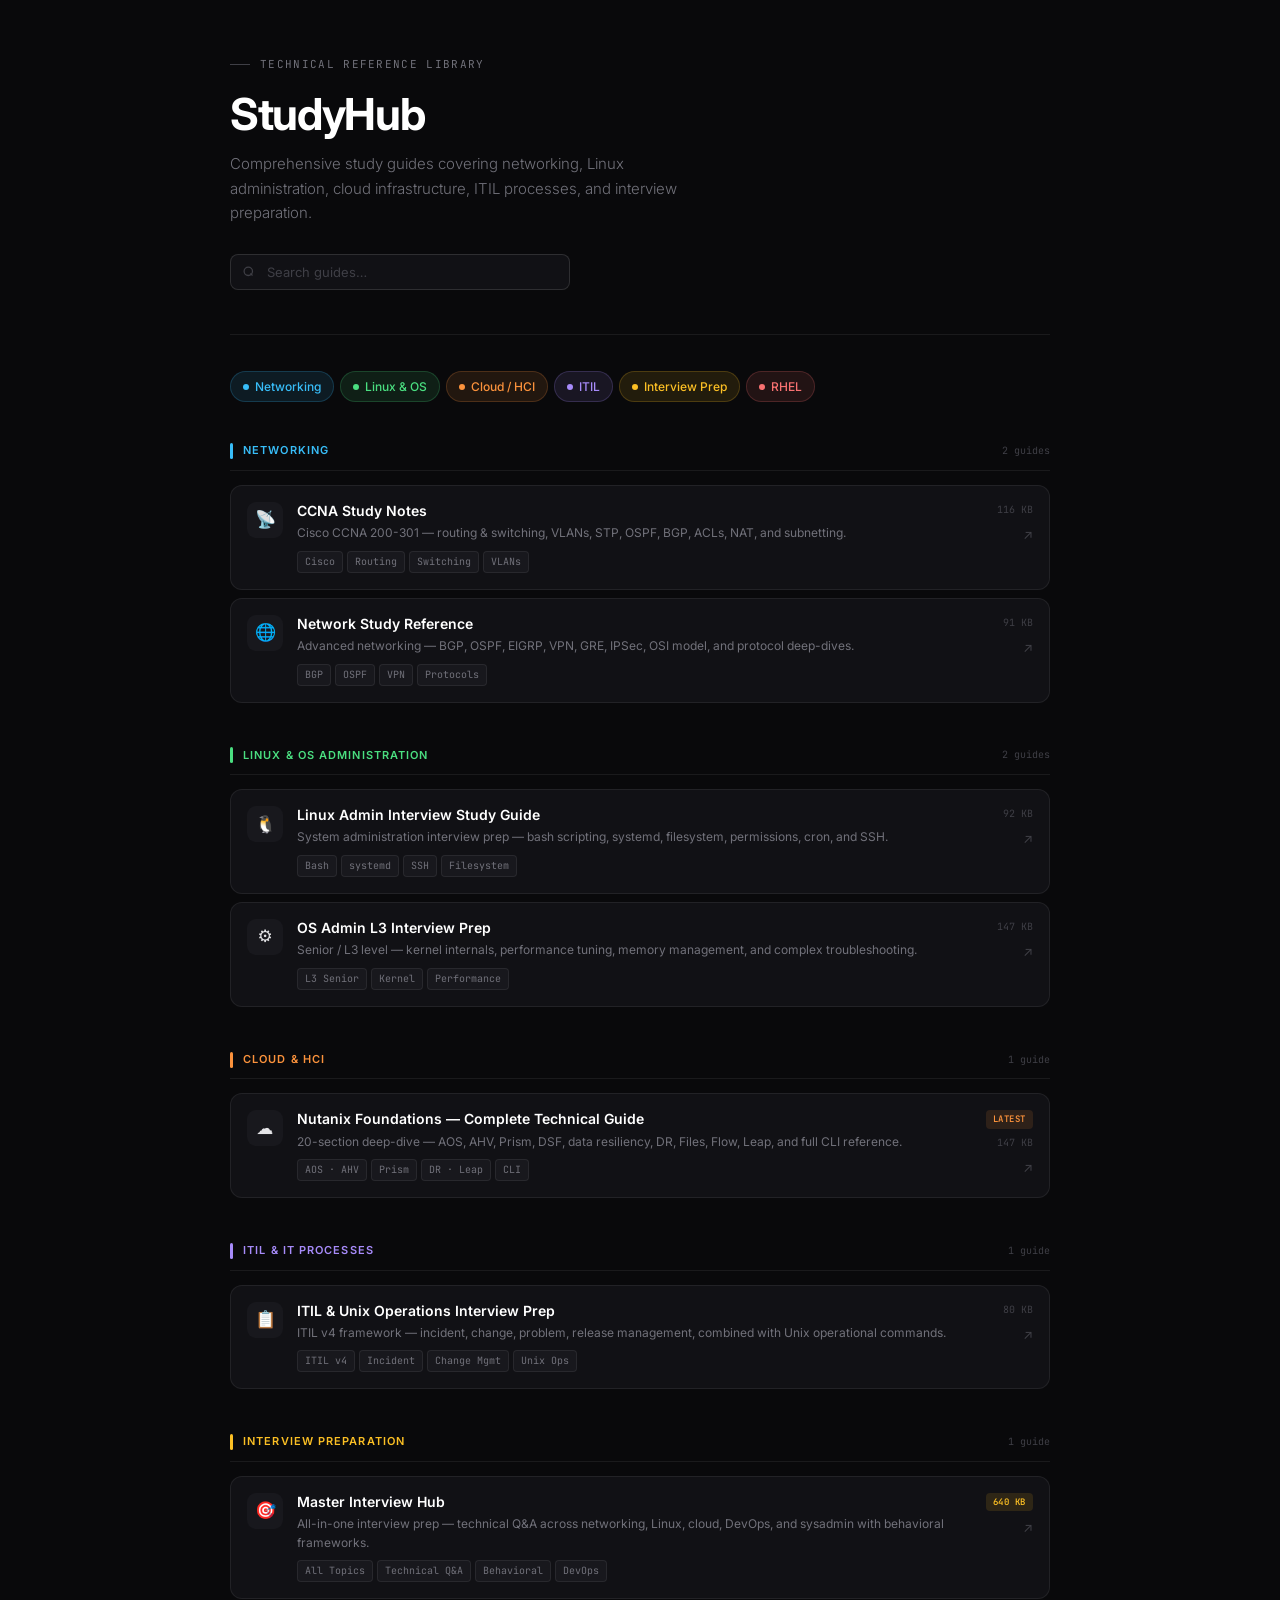
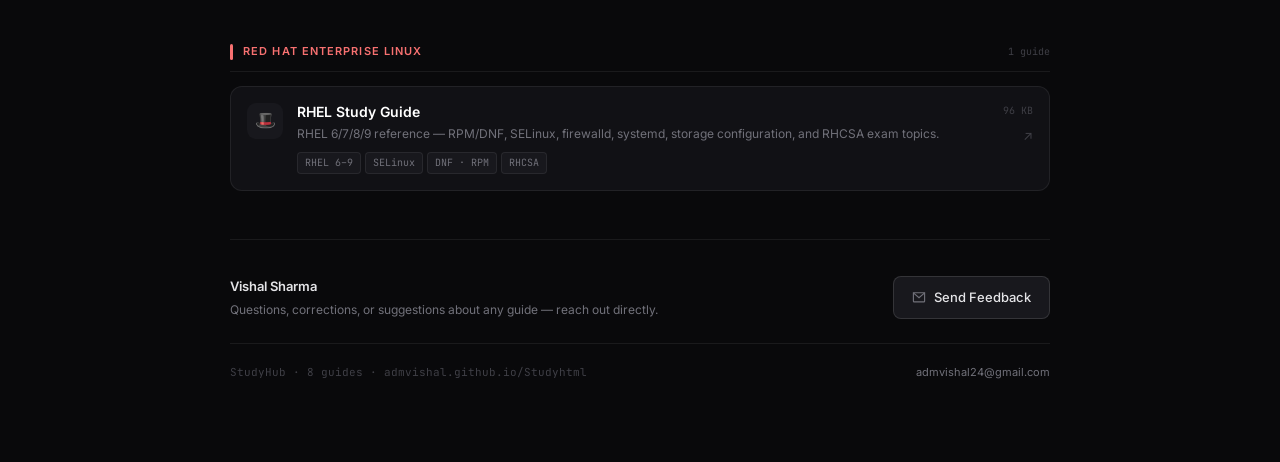
<file: index.html>
<!DOCTYPE html>
<html lang="en">
<head>
<meta charset="UTF-8">
<meta name="viewport" content="width=device-width, initial-scale=1.0, viewport-fit=cover">
<title>StudyHub — Technical Reference Library</title>
<link rel="preconnect" href="https://fonts.googleapis.com">
<link href="https://fonts.googleapis.com/css2?family=Inter:wght@300;400;500;600;700&family=JetBrains+Mono:wght@400;600&display=swap" rel="stylesheet">
<style>
/* ═══════════════════════════════════════════════
   TOKENS
═══════════════════════════════════════════════ */
:root {
  --bg:       #09090b;
  --surf:     #111115;
  --surf2:    #18181d;
  --border:   rgba(255,255,255,0.07);
  --border2:  rgba(255,255,255,0.12);
  --text:     #e4e4e7;
  --dim:      #71717a;
  --muted:    #3f3f46;

  /* Category accents */
  --net:    #38bdf8;
  --linux:  #4ade80;
  --cloud:  #fb923c;
  --itil:   #a78bfa;
  --inter:  #fbbf24;
  --rhel:   #f87171;

  --radius: 12px;
  --font:  'Inter', system-ui, sans-serif;
  --mono:  'JetBrains Mono', monospace;
}

*, *::before, *::after { box-sizing: border-box; margin: 0; padding: 0; }
html { scroll-behavior: smooth; -webkit-tap-highlight-color: transparent; }

body {
  font-family: var(--font);
  background: var(--bg);
  color: var(--text);
  font-size: 14px;
  line-height: 1.6;
  min-height: 100vh;
  overflow-x: hidden;
}

/* ═══════════════════════════════════════════════
   LAYOUT
═══════════════════════════════════════════════ */
.page {
  max-width: 860px;
  margin: 0 auto;
  padding: 0 20px 80px;
}

/* ═══════════════════════════════════════════════
   HEADER
═══════════════════════════════════════════════ */
.header {
  padding: 56px 0 44px;
  border-bottom: 1px solid var(--border);
  margin-bottom: 36px;
}

.header-eyebrow {
  font-family: var(--mono);
  font-size: 11px;
  letter-spacing: 0.12em;
  text-transform: uppercase;
  color: var(--dim);
  margin-bottom: 16px;
}

.header-eyebrow span {
  display: inline-block;
  width: 20px;
  height: 1px;
  background: var(--muted);
  vertical-align: middle;
  margin-right: 10px;
}

.header-title {
  font-size: clamp(28px, 6vw, 44px);
  font-weight: 700;
  letter-spacing: -0.03em;
  color: #fff;
  line-height: 1.1;
  margin-bottom: 14px;
}

.header-desc {
  font-size: 15px;
  color: var(--dim);
  font-weight: 300;
  max-width: 480px;
  line-height: 1.65;
  margin-bottom: 28px;
}

/* Search */
.search-row {
  display: flex;
  align-items: center;
  gap: 10px;
}

.search-wrap {
  position: relative;
  flex: 1;
  max-width: 340px;
}

.search-wrap svg {
  position: absolute;
  left: 12px;
  top: 50%;
  transform: translateY(-50%);
  color: var(--muted);
  pointer-events: none;
  width: 14px;
  height: 14px;
}

.search-input {
  width: 100%;
  background: var(--surf);
  border: 1px solid var(--border2);
  border-radius: 8px;
  padding: 9px 12px 9px 36px;
  color: var(--text);
  font-family: var(--font);
  font-size: 13px;
  outline: none;
  transition: border-color 0.15s;
  -webkit-appearance: none;
}
.search-input::placeholder { color: var(--muted); }
.search-input:focus { border-color: rgba(255,255,255,0.22); }

/* ═══════════════════════════════════════════════
   CATEGORY PILLS
═══════════════════════════════════════════════ */
.cat-row {
  display: flex;
  flex-wrap: wrap;
  gap: 6px;
  margin-bottom: 40px;
}

.cat-pill {
  display: inline-flex;
  align-items: center;
  gap: 6px;
  padding: 5px 12px;
  border-radius: 999px;
  font-size: 12px;
  font-weight: 500;
  border: 1px solid transparent;
  cursor: pointer;
  text-decoration: none;
  transition: all 0.12s;
  -webkit-tap-highlight-color: transparent;
}
.cat-pill:hover { opacity: 0.85; transform: translateY(-1px); }

.cat-pill-dot { width: 6px; height: 6px; border-radius: 50%; }

.pill-net   { color: var(--net);   background: rgba(56,189,248,.1);   border-color: rgba(56,189,248,.2);  }
.pill-linux { color: var(--linux); background: rgba(74,222,128,.1);   border-color: rgba(74,222,128,.2);  }
.pill-cloud { color: var(--cloud); background: rgba(251,146,60,.1);   border-color: rgba(251,146,60,.2);  }
.pill-itil  { color: var(--itil);  background: rgba(167,139,250,.1);  border-color: rgba(167,139,250,.2); }
.pill-inter { color: var(--inter); background: rgba(251,191,36,.1);   border-color: rgba(251,191,36,.2);  }
.pill-rhel  { color: var(--rhel);  background: rgba(248,113,113,.1);  border-color: rgba(248,113,113,.2); }

/* ═══════════════════════════════════════════════
   CATEGORY SECTIONS
═══════════════════════════════════════════════ */
.cat-section { margin-bottom: 44px; }

.cat-header {
  display: flex;
  align-items: center;
  gap: 10px;
  margin-bottom: 14px;
  padding-bottom: 10px;
  border-bottom: 1px solid var(--border);
}

.cat-bar {
  width: 3px;
  height: 16px;
  border-radius: 2px;
  flex-shrink: 0;
}

.cat-label {
  font-size: 11px;
  font-weight: 600;
  letter-spacing: 0.1em;
  text-transform: uppercase;
}

.cat-count {
  font-family: var(--mono);
  font-size: 10px;
  color: var(--muted);
  margin-left: auto;
}

/* ═══════════════════════════════════════════════
   GUIDE CARDS
═══════════════════════════════════════════════ */
.guide-card {
  display: flex;
  align-items: flex-start;
  gap: 14px;
  padding: 16px;
  border-radius: var(--radius);
  border: 1px solid var(--border);
  background: var(--surf);
  text-decoration: none;
  color: inherit;
  margin-bottom: 8px;
  transition: border-color 0.15s, background 0.15s;
  -webkit-tap-highlight-color: transparent;
  position: relative;
  overflow: hidden;
}
.guide-card::before {
  content: '';
  position: absolute;
  top: 0; left: 0; right: 0;
  height: 1px;
  background: var(--accent-color, transparent);
  opacity: 0;
  transition: opacity 0.15s;
}
.guide-card:hover {
  border-color: var(--border2);
  background: var(--surf2);
}
.guide-card:hover::before { opacity: 1; }

.guide-icon {
  width: 36px;
  height: 36px;
  border-radius: 9px;
  display: flex;
  align-items: center;
  justify-content: center;
  font-size: 17px;
  flex-shrink: 0;
  background: var(--surf2);
}

.guide-body { flex: 1; min-width: 0; }

.guide-name {
  font-size: 14px;
  font-weight: 600;
  color: #fff;
  margin-bottom: 4px;
  line-height: 1.3;
}

.guide-desc {
  font-size: 12px;
  color: var(--dim);
  line-height: 1.55;
  margin-bottom: 8px;
}

.guide-tags {
  display: flex;
  flex-wrap: wrap;
  gap: 4px;
}

.guide-tag {
  font-family: var(--mono);
  font-size: 10px;
  padding: 2px 7px;
  border-radius: 4px;
  background: var(--surf2);
  color: var(--dim);
  border: 1px solid var(--border);
}

.guide-meta {
  display: flex;
  flex-direction: column;
  align-items: flex-end;
  gap: 6px;
  flex-shrink: 0;
}

.guide-size {
  font-family: var(--mono);
  font-size: 10px;
  color: var(--muted);
}

.guide-arrow {
  color: var(--muted);
  font-size: 13px;
  transition: color 0.15s, transform 0.15s;
}
.guide-card:hover .guide-arrow {
  color: var(--text);
  transform: translate(2px, -2px);
}

.guide-badge {
  font-family: var(--mono);
  font-size: 9px;
  padding: 2px 7px;
  border-radius: 4px;
  font-weight: 600;
  text-transform: uppercase;
  letter-spacing: 0.06em;
}

/* ═══════════════════════════════════════════════
   NO RESULTS
═══════════════════════════════════════════════ */
.no-results {
  display: none;
  text-align: center;
  padding: 60px 0;
  color: var(--dim);
}
.no-results-icon { font-size: 28px; margin-bottom: 10px; }
.no-results p { font-size: 13px; }

/* ═══════════════════════════════════════════════
   DIVIDER
═══════════════════════════════════════════════ */
.divider {
  height: 1px;
  background: var(--border);
  margin: 48px 0 36px;
}

/* ═══════════════════════════════════════════════
   CONTACT / FOOTER
═══════════════════════════════════════════════ */
.footer-wrap {
  display: flex;
  align-items: flex-start;
  justify-content: space-between;
  gap: 24px;
  flex-wrap: wrap;
}

.footer-left { flex: 1; min-width: 180px; }

.footer-title {
  font-size: 13px;
  font-weight: 600;
  color: var(--text);
  margin-bottom: 4px;
}

.footer-sub {
  font-size: 12px;
  color: var(--dim);
  line-height: 1.55;
}

.feedback-btn {
  display: inline-flex;
  align-items: center;
  gap: 8px;
  padding: 10px 18px;
  border-radius: 8px;
  background: var(--surf2);
  border: 1px solid var(--border2);
  color: var(--text);
  font-family: var(--font);
  font-size: 13px;
  font-weight: 500;
  text-decoration: none;
  cursor: pointer;
  transition: background 0.12s, border-color 0.12s;
  white-space: nowrap;
  flex-shrink: 0;
}
.feedback-btn:hover {
  background: #222228;
  border-color: rgba(255,255,255,0.2);
}
.feedback-btn svg { width: 14px; height: 14px; color: var(--dim); }

.footer-copy {
  width: 100%;
  margin-top: 24px;
  padding-top: 20px;
  border-top: 1px solid var(--border);
  display: flex;
  align-items: center;
  justify-content: space-between;
  flex-wrap: wrap;
  gap: 8px;
}

.footer-copy-left {
  font-family: var(--mono);
  font-size: 11px;
  color: var(--muted);
}

.footer-copy-right {
  font-size: 11px;
  color: var(--muted);
}

.footer-copy-right a {
  color: var(--dim);
  text-decoration: none;
}
.footer-copy-right a:hover { color: var(--text); }

/* ═══════════════════════════════════════════════
   MOBILE
═══════════════════════════════════════════════ */
@media (max-width: 600px) {
  .page { padding: 0 16px 60px; }
  .header { padding: 36px 0 32px; }
  .header-title { font-size: 28px; }
  .guide-card { padding: 14px; gap: 12px; }
  .guide-icon { width: 32px; height: 32px; font-size: 15px; }
  .guide-desc { display: none; }
  .guide-meta { flex-direction: row; align-items: center; }
  .footer-wrap { flex-direction: column; }
  .feedback-btn { width: 100%; justify-content: center; }
  .footer-copy { flex-direction: column; align-items: flex-start; }
}

@media (max-width: 380px) {
  .cat-row { gap: 5px; }
  .cat-pill { font-size: 11px; padding: 4px 10px; }
}
</style>
</head>
<body>
<div class="page">

  <!-- ══════════ HEADER ══════════ -->
  <header class="header">
    <p class="header-eyebrow"><span></span>Technical Reference Library</p>
    <h1 class="header-title">StudyHub</h1>
    <p class="header-desc">Comprehensive study guides covering networking, Linux administration, cloud infrastructure, ITIL processes, and interview preparation.</p>

    <div class="search-row">
      <div class="search-wrap">
        <svg viewBox="0 0 20 20" fill="none" stroke="currentColor" stroke-width="1.8">
          <circle cx="9" cy="9" r="6"/><path d="m15 15-3-3"/>
        </svg>
        <input class="search-input" id="searchInput" type="search"
               placeholder="Search guides…" autocomplete="off" spellcheck="false">
      </div>
    </div>
  </header>

  <!-- ══════════ CATEGORY PILLS ══════════ -->
  <div class="cat-row" id="catRow">
    <a class="cat-pill pill-net"   href="#cat-net">
      <span class="cat-pill-dot" style="background:var(--net)"></span>Networking
    </a>
    <a class="cat-pill pill-linux" href="#cat-linux">
      <span class="cat-pill-dot" style="background:var(--linux)"></span>Linux &amp; OS
    </a>
    <a class="cat-pill pill-cloud" href="#cat-cloud">
      <span class="cat-pill-dot" style="background:var(--cloud)"></span>Cloud / HCI
    </a>
    <a class="cat-pill pill-itil"  href="#cat-itil">
      <span class="cat-pill-dot" style="background:var(--itil)"></span>ITIL
    </a>
    <a class="cat-pill pill-inter" href="#cat-inter">
      <span class="cat-pill-dot" style="background:var(--inter)"></span>Interview Prep
    </a>
    <a class="cat-pill pill-rhel"  href="#cat-rhel">
      <span class="cat-pill-dot" style="background:var(--rhel)"></span>RHEL
    </a>
  </div>

  <!-- ══════════ ALL CONTENT ══════════ -->
  <div id="allContent">

  <!-- ── NETWORKING ── -->
  <section class="cat-section" id="cat-net" data-cat="net">
    <div class="cat-header">
      <div class="cat-bar" style="background:var(--net)"></div>
      <span class="cat-label" style="color:var(--net)">Networking</span>
      <span class="cat-count">2 guides</span>
    </div>

    <a class="guide-card" href="CCNA Study Notes.html"
       data-title="CCNA Study Notes"
       data-kw="ccna cisco routing switching vlan ospf bgp acl nat stp subnetting"
       style="--accent-color:var(--net)">
      <div class="guide-icon">📡</div>
      <div class="guide-body">
        <div class="guide-name">CCNA Study Notes</div>
        <div class="guide-desc">Cisco CCNA 200-301 — routing &amp; switching, VLANs, STP, OSPF, BGP, ACLs, NAT, and subnetting.</div>
        <div class="guide-tags">
          <span class="guide-tag">Cisco</span>
          <span class="guide-tag">Routing</span>
          <span class="guide-tag">Switching</span>
          <span class="guide-tag">VLANs</span>
        </div>
      </div>
      <div class="guide-meta">
        <span class="guide-size">116 KB</span>
        <span class="guide-arrow">↗</span>
      </div>
    </a>

    <a class="guide-card" href="Network Study Reference.html"
       data-title="Network Study Reference"
       data-kw="network tcp ip udp dns dhcp osi model bgp ospf eigrp vpn gre ipsec"
       style="--accent-color:var(--net)">
      <div class="guide-icon">🌐</div>
      <div class="guide-body">
        <div class="guide-name">Network Study Reference</div>
        <div class="guide-desc">Advanced networking — BGP, OSPF, EIGRP, VPN, GRE, IPSec, OSI model, and protocol deep-dives.</div>
        <div class="guide-tags">
          <span class="guide-tag">BGP</span>
          <span class="guide-tag">OSPF</span>
          <span class="guide-tag">VPN</span>
          <span class="guide-tag">Protocols</span>
        </div>
      </div>
      <div class="guide-meta">
        <span class="guide-size">91 KB</span>
        <span class="guide-arrow">↗</span>
      </div>
    </a>
  </section>

  <!-- ── LINUX & OS ── -->
  <section class="cat-section" id="cat-linux" data-cat="linux">
    <div class="cat-header">
      <div class="cat-bar" style="background:var(--linux)"></div>
      <span class="cat-label" style="color:var(--linux)">Linux &amp; OS Administration</span>
      <span class="cat-count">2 guides</span>
    </div>

    <a class="guide-card" href="Linux Admin Interview StudyGuide.html"
       data-title="Linux Admin Interview Study Guide"
       data-kw="linux admin bash shell systemd process permissions filesystem cron ssh interview"
       style="--accent-color:var(--linux)">
      <div class="guide-icon">🐧</div>
      <div class="guide-body">
        <div class="guide-name">Linux Admin Interview Study Guide</div>
        <div class="guide-desc">System administration interview prep — bash scripting, systemd, filesystem, permissions, cron, and SSH.</div>
        <div class="guide-tags">
          <span class="guide-tag">Bash</span>
          <span class="guide-tag">systemd</span>
          <span class="guide-tag">SSH</span>
          <span class="guide-tag">Filesystem</span>
        </div>
      </div>
      <div class="guide-meta">
        <span class="guide-size">92 KB</span>
        <span class="guide-arrow">↗</span>
      </div>
    </a>

    <a class="guide-card" href="OS Admin L3 Interview Prep.html"
       data-title="OS Admin L3 Interview Prep"
       data-kw="os admin l3 senior linux kernel performance memory cpu troubleshooting advanced"
       style="--accent-color:var(--linux)">
      <div class="guide-icon">⚙️</div>
      <div class="guide-body">
        <div class="guide-name">OS Admin L3 Interview Prep</div>
        <div class="guide-desc">Senior / L3 level — kernel internals, performance tuning, memory management, and complex troubleshooting.</div>
        <div class="guide-tags">
          <span class="guide-tag">L3 Senior</span>
          <span class="guide-tag">Kernel</span>
          <span class="guide-tag">Performance</span>
        </div>
      </div>
      <div class="guide-meta">
        <span class="guide-size">147 KB</span>
        <span class="guide-arrow">↗</span>
      </div>
    </a>
  </section>

  <!-- ── CLOUD / HCI ── -->
  <section class="cat-section" id="cat-cloud" data-cat="cloud">
    <div class="cat-header">
      <div class="cat-bar" style="background:var(--cloud)"></div>
      <span class="cat-label" style="color:var(--cloud)">Cloud &amp; HCI</span>
      <span class="cat-count">1 guide</span>
    </div>

    <a class="guide-card" href="Nutanix Foundations Guide.html"
       data-title="Nutanix Foundations Guide"
       data-kw="nutanix aos ahv prism hci cvm dsf foundation storage cluster ncc lcm flow leap files dr"
       style="--accent-color:var(--cloud)">
      <div class="guide-icon">☁️</div>
      <div class="guide-body">
        <div class="guide-name">Nutanix Foundations — Complete Technical Guide</div>
        <div class="guide-desc">20-section deep-dive — AOS, AHV, Prism, DSF, data resiliency, DR, Files, Flow, Leap, and full CLI reference.</div>
        <div class="guide-tags">
          <span class="guide-tag">AOS · AHV</span>
          <span class="guide-tag">Prism</span>
          <span class="guide-tag">DR · Leap</span>
          <span class="guide-tag">CLI</span>
        </div>
      </div>
      <div class="guide-meta">
        <span class="guide-badge" style="background:rgba(251,146,60,.12);color:var(--cloud)">Latest</span>
        <span class="guide-size">147 KB</span>
        <span class="guide-arrow">↗</span>
      </div>
    </a>
  </section>

  <!-- ── ITIL ── -->
  <section class="cat-section" id="cat-itil" data-cat="itil">
    <div class="cat-header">
      <div class="cat-bar" style="background:var(--itil)"></div>
      <span class="cat-label" style="color:var(--itil)">ITIL &amp; IT Processes</span>
      <span class="cat-count">1 guide</span>
    </div>

    <a class="guide-card" href="itil-unix-interview-prep.html"
       data-title="ITIL Unix Interview Prep"
       data-kw="itil unix service management incident change problem itsm operations process commands"
       style="--accent-color:var(--itil)">
      <div class="guide-icon">📋</div>
      <div class="guide-body">
        <div class="guide-name">ITIL &amp; Unix Operations Interview Prep</div>
        <div class="guide-desc">ITIL v4 framework — incident, change, problem, release management, combined with Unix operational commands.</div>
        <div class="guide-tags">
          <span class="guide-tag">ITIL v4</span>
          <span class="guide-tag">Incident</span>
          <span class="guide-tag">Change Mgmt</span>
          <span class="guide-tag">Unix Ops</span>
        </div>
      </div>
      <div class="guide-meta">
        <span class="guide-size">80 KB</span>
        <span class="guide-arrow">↗</span>
      </div>
    </a>
  </section>

  <!-- ── INTERVIEW PREP ── -->
  <section class="cat-section" id="cat-inter" data-cat="inter">
    <div class="cat-header">
      <div class="cat-bar" style="background:var(--inter)"></div>
      <span class="cat-label" style="color:var(--inter)">Interview Preparation</span>
      <span class="cat-count">1 guide</span>
    </div>

    <a class="guide-card" href="Master Interview Hub.html"
       data-title="Master Interview Hub"
       data-kw="interview questions answers behavioral technical hr devops sysadmin cloud networking master"
       style="--accent-color:var(--inter)">
      <div class="guide-icon">🎯</div>
      <div class="guide-body">
        <div class="guide-name">Master Interview Hub</div>
        <div class="guide-desc">All-in-one interview prep — technical Q&amp;A across networking, Linux, cloud, DevOps, and sysadmin with behavioral frameworks.</div>
        <div class="guide-tags">
          <span class="guide-tag">All Topics</span>
          <span class="guide-tag">Technical Q&amp;A</span>
          <span class="guide-tag">Behavioral</span>
          <span class="guide-tag">DevOps</span>
        </div>
      </div>
      <div class="guide-meta">
        <span class="guide-badge" style="background:rgba(251,191,36,.12);color:var(--inter)">640 KB</span>
        <span class="guide-arrow">↗</span>
      </div>
    </a>
  </section>

  <!-- ── RHEL ── -->
  <section class="cat-section" id="cat-rhel" data-cat="rhel">
    <div class="cat-header">
      <div class="cat-bar" style="background:var(--rhel)"></div>
      <span class="cat-label" style="color:var(--rhel)">Red Hat Enterprise Linux</span>
      <span class="cat-count">1 guide</span>
    </div>

    <a class="guide-card" href="rhel study guide.html"
       data-title="RHEL Study Guide"
       data-kw="rhel red hat linux rpm yum dnf selinux firewalld systemd rhcsa rhce"
       style="--accent-color:var(--rhel)">
      <div class="guide-icon">🎩</div>
      <div class="guide-body">
        <div class="guide-name">RHEL Study Guide</div>
        <div class="guide-desc">RHEL 6/7/8/9 reference — RPM/DNF, SELinux, firewalld, systemd, storage configuration, and RHCSA exam topics.</div>
        <div class="guide-tags">
          <span class="guide-tag">RHEL 6–9</span>
          <span class="guide-tag">SELinux</span>
          <span class="guide-tag">DNF · RPM</span>
          <span class="guide-tag">RHCSA</span>
        </div>
      </div>
      <div class="guide-meta">
        <span class="guide-size">96 KB</span>
        <span class="guide-arrow">↗</span>
      </div>
    </a>
  </section>

  </div><!-- /#allContent -->

  <!-- No results -->
  <div class="no-results" id="noResults">
    <div class="no-results-icon">⌕</div>
    <p>No guides match "<strong id="noTerm"></strong>"</p>
  </div>

  <!-- ══════════ FOOTER ══════════ -->
  <div class="divider"></div>

  <div class="footer-wrap">
    <div class="footer-left">
      <div class="footer-title">Vishal Sharma</div>
      <div class="footer-sub">Questions, corrections, or suggestions about any guide — reach out directly.</div>
    </div>
    <a class="feedback-btn" href="mailto:admvishal24@gmail.com?subject=StudyHub Feedback">
      <svg viewBox="0 0 20 20" fill="none" stroke="currentColor" stroke-width="1.6">
        <path d="M2 4h16v12a1 1 0 0 1-1 1H3a1 1 0 0 1-1-1V4z"/>
        <path d="m2 4 8 7 8-7"/>
      </svg>
      Send Feedback
    </a>
  </div>

  <div class="footer-copy">
    <span class="footer-copy-left">StudyHub · 8 guides · admvishal.github.io/Studyhtml</span>
    <span class="footer-copy-right">
      <a href="mailto:admvishal24@gmail.com">admvishal24@gmail.com</a>
    </span>
  </div>

</div><!-- /.page -->

<script>
/* ── Search ───────────────────────────────── */
var input      = document.getElementById('searchInput');
var noResults  = document.getElementById('noResults');
var noTerm     = document.getElementById('noTerm');
var catRow     = document.getElementById('catRow');
var allContent = document.getElementById('allContent');
var cards      = Array.from(document.querySelectorAll('.guide-card'));
var sections   = Array.from(document.querySelectorAll('.cat-section'));

input.addEventListener('input', function () { search(this.value); });

function search(q) {
  q = q.trim().toLowerCase();

  if (!q) {
    cards.forEach(function(c) { c.style.display = ''; });
    sections.forEach(function(s) { s.style.display = ''; });
    noResults.style.display = 'none';
    catRow.style.display = '';
    return;
  }

  catRow.style.display = 'none';
  var any = false;

  cards.forEach(function(c) {
    var hay = ((c.dataset.title || '') + ' ' + (c.dataset.kw || '') + ' ' + c.textContent).toLowerCase();
    var show = hay.includes(q);
    c.style.display = show ? '' : 'none';
    if (show) any = true;
  });

  sections.forEach(function(s) {
    var vis = s.querySelectorAll('.guide-card:not([style*="display: none"]):not([style*="display:none"])');
    var hasVis = Array.from(vis).some(function(c){ return c.style.display !== 'none'; });
    /* Simpler: just check if any card inside is shown */
    var cards_in = Array.from(s.querySelectorAll('.guide-card'));
    var show = cards_in.some(function(c){ return c.style.display !== 'none'; });
    s.style.display = show ? '' : 'none';
  });

  noResults.style.display = any ? 'none' : '';
  noTerm.textContent = q;
}

/* ── Smooth scroll for category pills ─────── */
document.querySelectorAll('.cat-pill').forEach(function(pill) {
  pill.addEventListener('click', function(e) {
    var href = pill.getAttribute('href');
    if (href && href.startsWith('#')) {
      e.preventDefault();
      var target = document.querySelector(href);
      if (target) {
        var top = target.getBoundingClientRect().top + window.scrollY - 20;
        window.scrollTo({ top: top, behavior: 'smooth' });
      }
    }
  });
});
</script>
</body>
</html>
</file>
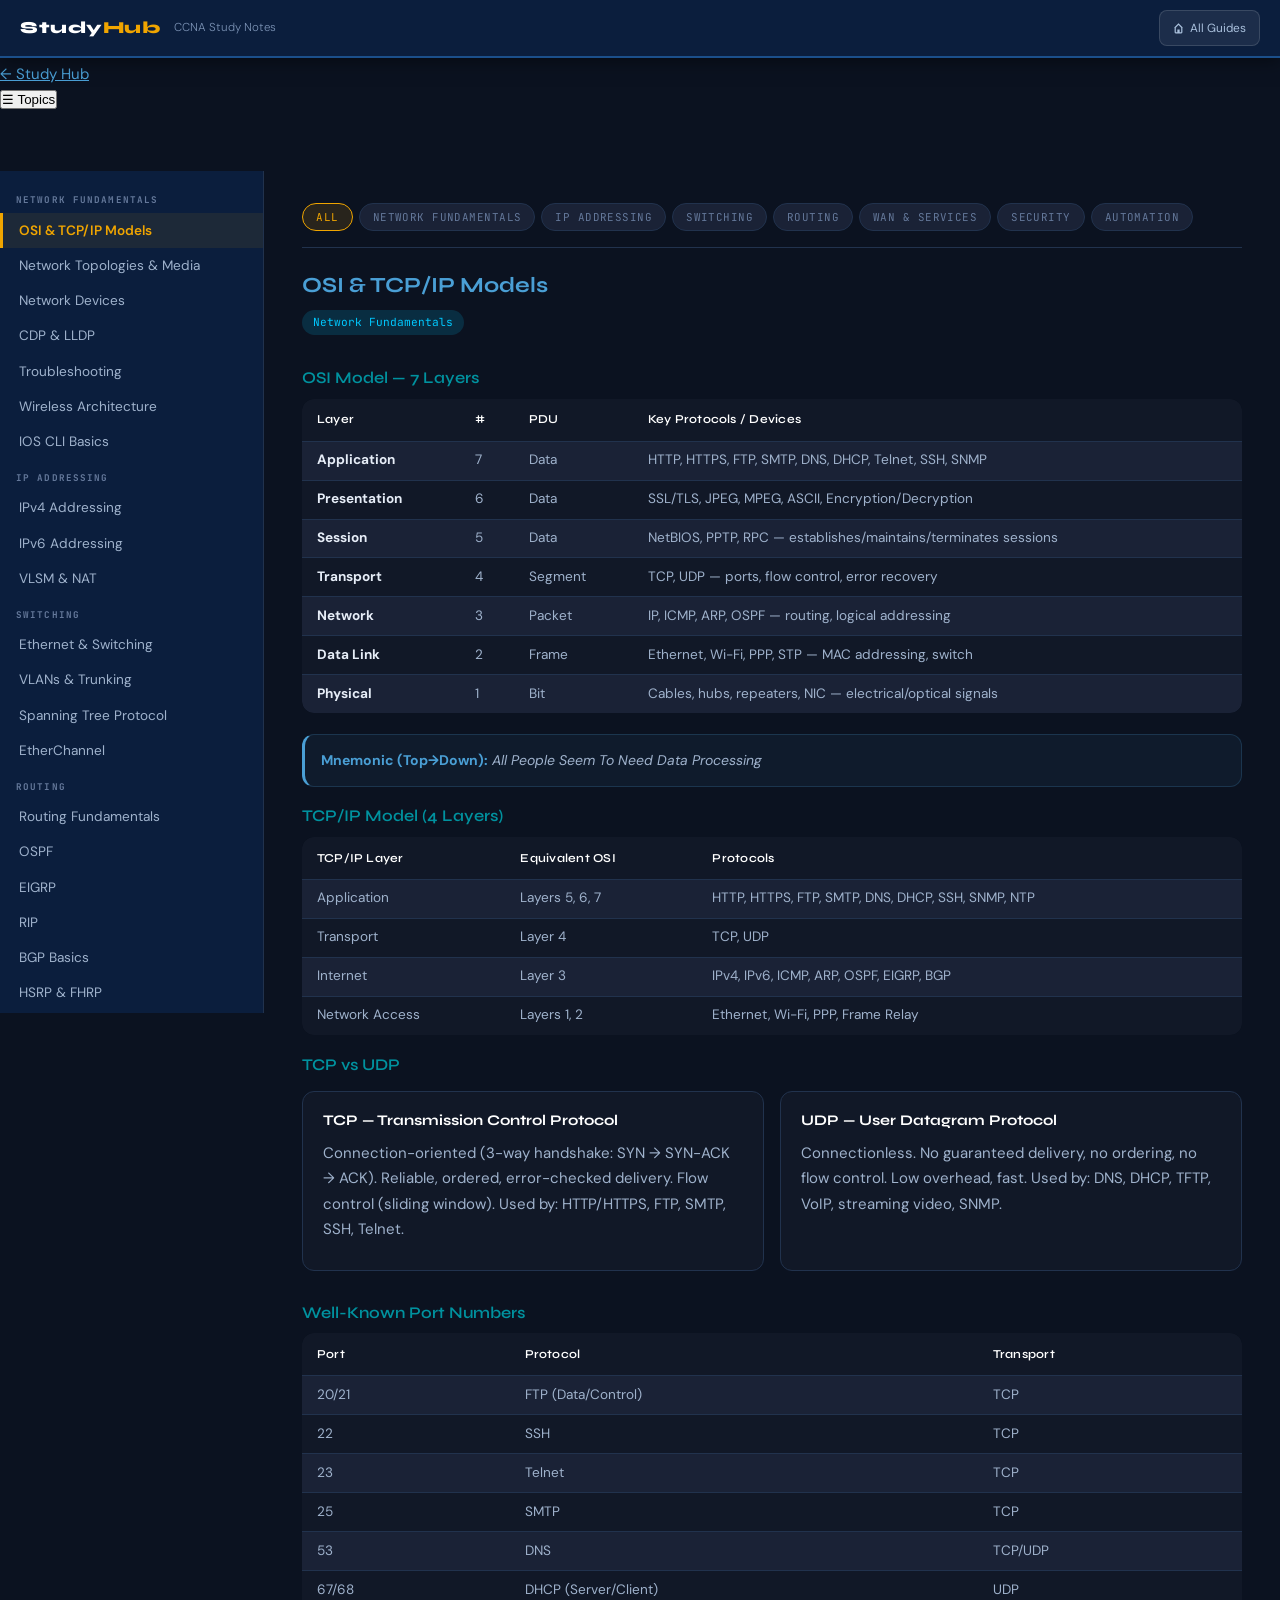
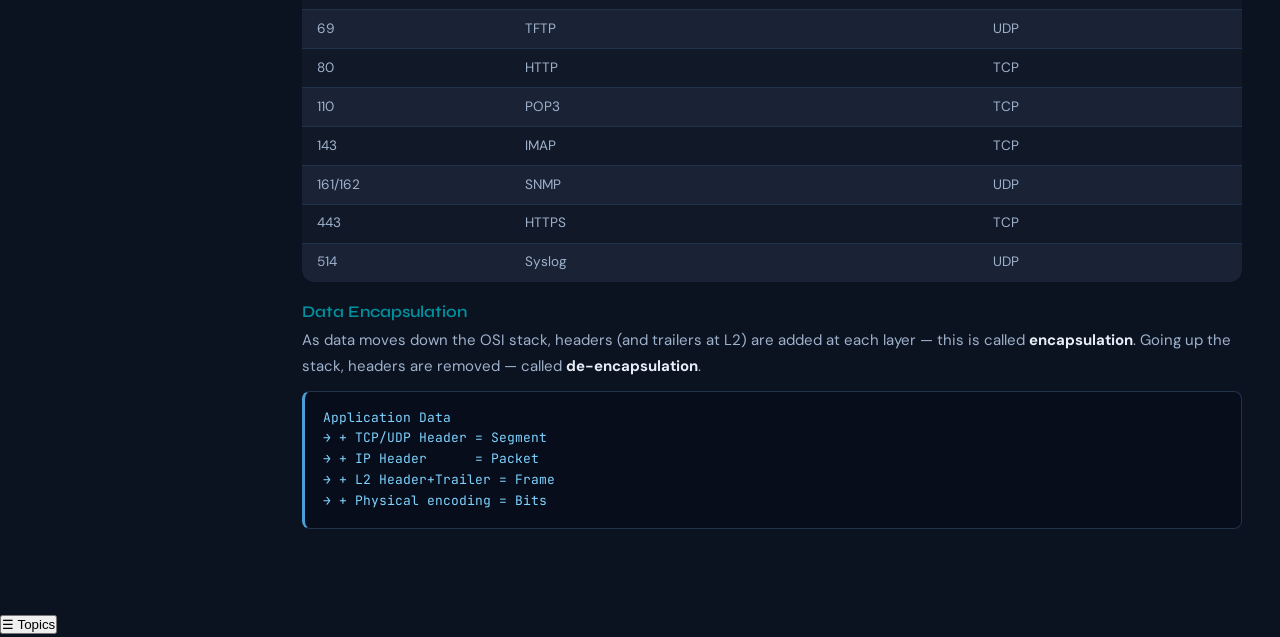
<file: CCNA Study Notes.html>
<!DOCTYPE html><html lang="en"><head><meta charset="UTF-8"><meta name="viewport" content="width=device-width,initial-scale=1,viewport-fit=cover"><title>CCNA Study Notes</title><link rel="preconnect" href="https://fonts.googleapis.com"><link rel="preconnect" href="https://fonts.gstatic.com" crossorigin><link href="https://fonts.googleapis.com/css2?family=JetBrains+Mono:wght@400;600&family=Syne:wght@600;700;800&family=DM+Sans:ital,wght@0,300;0,400;0,500;1,400&display=swap" rel="stylesheet"><style>
:root{
  --bg:#0B1220;--surface:#111827;--surface2:#1A2236;--surface3:#1F2D45;
  --border:#21324D;--border2:#2E4A72;
  --navy:#0B1E3D;--blue:#1B4F8A;--mid:#2E6CC7;--sky:#4A9FD5;--teal:#00929F;
  --accent:#F0A500;--green:#10B981;--red:#EF4444;--purple:#8B5CF6;
  --text:#E6EDF7;--text2:#9FB2CC;--text3:#64789A;
  --code-bg:#070D1A;--code-fg:#7FD3FF;
  --fh:'Syne',sans-serif;--fb:'DM Sans',system-ui,sans-serif;--fm:'JetBrains Mono',monospace;
  --tb:58px;--sbw:264px;--r:12px;
}
*{box-sizing:border-box;margin:0;padding:0}
html{scroll-behavior:smooth;-webkit-tap-highlight-color:transparent}
body{background:var(--bg);color:var(--text);font-family:var(--fb);font-size:15px;line-height:1.7;min-height:100vh;overflow-x:hidden}
h1,h2,h3,h4,h5,h6{font-family:var(--fh);line-height:1.2}
h1{font-size:clamp(1.5rem,4vw,2.3rem);font-weight:800;color:#fff}
h2{font-size:clamp(1.1rem,3vw,1.35rem);font-weight:700;color:var(--sky);margin:1.4rem 0 .6rem}
h3{font-size:1.02rem;font-weight:600;color:var(--teal);margin:1.1rem 0 .4rem}
h4{font-size:.8rem;font-weight:600;color:var(--text3);text-transform:uppercase;letter-spacing:.06em;margin:.9rem 0 .3rem}
p{color:var(--text2);margin-bottom:.7rem}
li{color:var(--text2);font-size:.93rem;margin-bottom:.25rem}
ul,ol{padding-left:1.35rem;margin-bottom:.7rem}
li::marker{color:var(--sky)}
a{color:var(--sky)}a:hover{color:var(--accent)}
strong{color:var(--text)}
::selection{background:var(--blue);color:#fff}
::-webkit-scrollbar{width:6px;height:6px}
::-webkit-scrollbar-track{background:transparent}
::-webkit-scrollbar-thumb{background:var(--border2);border-radius:3px}

/* ---- TOPBAR ---- */
#shub-topbar{position:fixed;top:0;left:0;right:0;z-index:9000;height:var(--tb);
  background:var(--navy);display:flex;align-items:center;gap:14px;padding:0 20px;
  border-bottom:2px solid var(--blue);box-shadow:0 2px 18px rgba(0,0,0,.5)}
.shub-logo{font-family:var(--fh);font-weight:800;font-size:1.05rem;color:#fff;text-decoration:none;letter-spacing:.03em;white-space:nowrap}
.shub-logo span{color:var(--accent)}
.shub-title{font-size:.72rem;color:#7C93B5;font-weight:300;white-space:nowrap;overflow:hidden;text-overflow:ellipsis;max-width:50vw}
.shub-spacer{flex:1}
.shub-home{display:flex;align-items:center;gap:6px;padding:7px 13px;border-radius:8px;
  background:rgba(255,255,255,.07);border:1px solid rgba(255,255,255,.13);color:#A9C0DC;
  font-size:.74rem;text-decoration:none;white-space:nowrap;transition:.15s}
.shub-home:hover{background:rgba(255,255,255,.14);color:#fff}
#shub-prog{position:fixed;top:var(--tb);left:0;height:3px;width:0;z-index:8999;
  background:linear-gradient(90deg,var(--accent),var(--sky));transition:width .08s linear;pointer-events:none}
#shub-btt{position:fixed;bottom:24px;right:20px;width:44px;height:44px;border:none;border-radius:50%;
  background:var(--blue);color:#fff;font-size:1.15rem;cursor:pointer;z-index:8998;opacity:0;pointer-events:none;
  display:flex;align-items:center;justify-content:center;box-shadow:0 6px 18px rgba(27,79,138,.5);transition:.2s}
#shub-btt.vis{opacity:1;pointer-events:auto}
#shub-btt:hover{background:var(--mid);transform:translateY(-2px)}

/* ---- MOBILE DRAWER ---- */
#shub-ov{display:none;position:fixed;inset:0;background:rgba(0,0,0,.78);z-index:8900}
#shub-ov.on{display:block}
#shub-dr{position:fixed;top:0;left:0;bottom:0;width:min(290px,86vw);background:var(--navy);
  border-right:1px solid var(--border2);z-index:8950;display:flex;flex-direction:column;
  transform:translateX(-100%);transition:transform .26s cubic-bezier(.4,0,.2,1)}
#shub-dr.on{transform:translateX(0)}
#shub-dr-h{display:flex;align-items:center;justify-content:space-between;padding:14px 16px;
  border-bottom:1px solid var(--border);background:rgba(255,255,255,.03)}
#shub-dr-h span{font-family:var(--fm);font-size:.66rem;font-weight:700;letter-spacing:.13em;text-transform:uppercase;color:var(--text3)}
#shub-dr-x{width:30px;height:30px;border-radius:7px;border:1px solid var(--border);background:rgba(255,255,255,.06);color:var(--text2);font-size:14px;cursor:pointer}
#shub-dr-back{display:flex;align-items:center;gap:8px;padding:11px 16px;color:var(--accent);
  text-decoration:none;font-size:.8rem;font-weight:600;border-bottom:1px solid var(--border);background:rgba(240,165,0,.04)}
#shub-dr-list{flex:1;overflow-y:auto;padding:4px 0 60px;-webkit-overflow-scrolling:touch}
.shub-dl-sec{padding:11px 16px 3px;font-family:var(--fm);font-size:.56rem;font-weight:700;letter-spacing:.13em;text-transform:uppercase;color:var(--text3)}
.shub-dl-i{display:flex;align-items:center;gap:9px;width:100%;padding:11px 16px;border:none;border-left:3px solid transparent;
  background:transparent;text-align:left;color:var(--text2);font-family:var(--fb);font-size:.85rem;cursor:pointer;line-height:1.3}
.shub-dl-i:active{background:rgba(255,255,255,.05)}
.shub-dl-i.cur{background:rgba(240,165,0,.08);color:var(--accent);border-left-color:var(--accent);font-weight:600}
.shub-dl-n{font-family:var(--fm);font-size:.6rem;color:var(--accent);background:rgba(240,165,0,.12);border-radius:4px;padding:1px 6px;min-width:24px;text-align:center}
#shub-fab{position:fixed;bottom:20px;right:16px;z-index:8800;display:none;align-items:center;gap:7px;
  background:var(--accent);color:#0B1220;border:none;border-radius:50px;padding:13px 22px;
  font-family:var(--fh);font-weight:700;font-size:.84rem;cursor:pointer;box-shadow:0 6px 22px rgba(240,165,0,.45)}
#shub-fab:active{transform:scale(.96)}

/* ---- UNIVERSAL CONTENT COMPONENTS ---- */
pre,.code-block,.cmd-block{background:var(--code-bg);border:1px solid var(--border);border-left:3px solid var(--sky);
  border-radius:8px;padding:1rem 1.1rem;font-family:var(--fm);font-size:13px;color:var(--code-fg);
  overflow-x:auto;line-height:1.6;margin:.7rem 0 1.2rem;white-space:pre;-webkit-overflow-scrolling:touch}
:not(pre)>code{font-family:var(--fm);font-size:.82em;background:rgba(74,159,213,.12);color:var(--sky);padding:1px 6px;border-radius:4px}
table{width:100%;border-collapse:collapse;margin:.7rem 0 1.3rem;border-radius:var(--r);overflow:hidden;font-size:.85rem;box-shadow:0 1px 8px rgba(0,0,0,.25)}
thead tr{background:var(--blue)}
th{padding:.65rem .9rem;color:#fff;font-family:var(--fh);font-weight:600;text-align:left;font-size:.76rem;letter-spacing:.02em;white-space:nowrap}
tbody tr:nth-child(odd){background:var(--surface)}
tbody tr:nth-child(even){background:var(--surface2)}
td{padding:.55rem .9rem;color:var(--text2);vertical-align:top;line-height:1.5;border-top:1px solid var(--border)}
.tbl-wrap{overflow-x:auto;-webkit-overflow-scrolling:touch;margin:.7rem 0 1.3rem;border-radius:var(--r)}
.tbl-wrap table{margin:0}
.note,.info-box,.callout,.tip{background:rgba(74,159,213,.07);border:1px solid rgba(74,159,213,.2);border-left:3px solid var(--sky);
  border-radius:var(--r);padding:.85rem 1rem;margin:.7rem 0 1.2rem;font-size:14px;color:var(--text2)}
.warn-box,.warning{background:rgba(240,165,0,.07);border:1px solid rgba(240,165,0,.2);border-left:3px solid var(--accent);
  border-radius:var(--r);padding:.85rem 1rem;margin:.7rem 0 1.2rem;font-size:14px;color:var(--text2)}
.warn-box strong,.warning strong{color:var(--accent)}
.note strong,.info-box strong{color:var(--sky)}
.card{background:var(--surface);border:1px solid var(--border);border-radius:var(--r);padding:16px 20px;margin-bottom:14px}
.card-title{font-family:var(--fh);font-size:.92rem;font-weight:700;color:#fff;margin-bottom:8px}
.card-grid{display:grid;grid-template-columns:1fr 1fr;gap:1rem;margin:1rem 0}
.badge{display:inline-block;background:rgba(240,165,0,.12);border:1px solid rgba(240,165,0,.3);color:var(--accent);
  font-family:var(--fm);font-size:10px;letter-spacing:.08em;text-transform:uppercase;padding:3px 10px;border-radius:4px}
.divider{height:1px;background:var(--border);margin:1.25rem 0}

/* ===== PAGE ===== */

/* CCNA: .main(flex wrap) > #sidebar + .content */
.main{display:flex;padding-top:var(--tb);min-height:100vh}
.sidebar{width:var(--sbw);min-width:var(--sbw);flex-shrink:0;background:var(--navy);
  border-right:1px solid var(--border);height:calc(100vh - var(--tb));position:sticky;top:var(--tb);overflow-y:auto;padding:.7rem 0}
.content{flex:1;min-width:0;padding:2rem 2.4rem 4rem;overflow-x:hidden}
.section-label{padding:.7rem 1rem .25rem;font-family:var(--fm);font-size:.58rem;font-weight:700;letter-spacing:.12em;text-transform:uppercase;color:var(--text3)}
.topic-btn{display:block;width:100%;text-align:left;border:none;border-left:3px solid transparent;background:transparent;
  color:var(--text2);font-family:var(--fb);font-size:.85rem;padding:.55rem 1rem;cursor:pointer;transition:.14s;line-height:1.3}
.topic-btn:hover{background:rgba(255,255,255,.04);color:var(--text);border-left-color:var(--border2)}
.topic-btn.active{background:rgba(240,165,0,.08);color:var(--accent);border-left-color:var(--accent);font-weight:600}
.topic-panel{display:none}
.topic-panel.active{display:block;animation:fade .25s ease}
.topic-tag{display:inline-block;padding:3px 11px;border-radius:20px;font-family:var(--fm);font-size:.7rem;margin-bottom:1rem}
.cat-nav{display:flex;gap:6px;flex-wrap:wrap;margin-bottom:1.6rem;padding-bottom:1rem;border-bottom:1px solid var(--border)}
.cat-btn{background:var(--surface2);border:1px solid var(--border);color:var(--text3);font-family:var(--fm);font-size:.68rem;
  text-transform:uppercase;letter-spacing:.04em;padding:6px 13px;border-radius:999px;cursor:pointer;white-space:nowrap;transition:.15s}
.cat-btn:hover{color:var(--text);border-color:var(--border2)}
.cat-btn.active{background:rgba(240,165,0,.12);border-color:var(--accent);color:var(--accent)}
#search-results .sri{background:var(--surface2);border:1px solid var(--border);border-radius:8px;padding:11px 14px;margin-bottom:8px;cursor:pointer}
#search-results .sri:hover{border-color:var(--border2)}
.sri-topic{font-family:var(--fm);font-size:.68rem;color:var(--sky);margin-bottom:3px}
.sri-text{font-size:.85rem;color:var(--text2)}
@keyframes fade{from{opacity:0;transform:translateY(6px)}to{opacity:1;transform:none}}


/* ============ MOBILE (<=767) ============ */
@media(max-width:767px){
  :root{--tb:50px}
  #shub-topbar{height:var(--tb);padding:0 12px;gap:8px}
  #shub-topbar .shub-title{display:none}
  .shub-home span{display:none}.shub-home{padding:7px 9px}
  #shub-prog{top:var(--tb)}
  #shub-fab{display:flex}
  #shub-btt{bottom:84px;right:13px;width:40px;height:40px}
  /* hide any page-native fixed header/sidebar; our chrome takes over */
  .__pageheader{display:none!important}
  .__sidebar{display:none!important}
  .__wrap{display:block!important;padding-top:var(--tb)!important;height:auto!important;min-height:auto!important}
  .__content{display:block!important;width:100%!important;max-width:100vw!important;
    margin:0!important;padding:16px 15px 120px!important;height:auto!important;overflow:visible!important;flex:none!important}
  .__tabs{position:sticky!important;top:var(--tb)!important;z-index:700!important;overflow-x:auto!important;
    flex-wrap:nowrap!important;white-space:nowrap!important;-webkit-overflow-scrolling:touch!important}
  .__tabs::-webkit-scrollbar{display:none}
  h1{font-size:clamp(1.3rem,6vw,1.7rem)!important}
  h2{font-size:clamp(1rem,4.5vw,1.18rem)!important}
  pre,.code-block,.cmd-block{font-size:12px!important;padding:11px 12px!important}
  table{display:block;overflow-x:auto;font-size:.8rem}
  .card-grid{grid-template-columns:1fr!important}
  img,svg,video,iframe{max-width:100%!important;height:auto}
}
@media(max-width:380px){
  .shub-home{display:none}
  #shub-fab{padding:11px 17px;font-size:.8rem}
}
@media print{
  #shub-topbar,#shub-prog,#shub-btt,#shub-ov,#shub-dr,#shub-fab,.__sidebar,.__tabs{display:none!important}
  .__wrap{padding-top:0!important;display:block!important}
  .__content{padding:0!important;max-width:100%!important}
  body{background:#fff!important;color:#000!important}
  h1,h2,h3{color:#000!important}
}
</style><script>(function(){var G=["search-input","search-clear"];var orig=document.getElementById.bind(document);document.getElementById=function(id){var e=orig(id);if(e)return e;if(G.indexOf(id)>-1){var d=document.createElement("div");d.style.display="none";return d;}return e;};})();</script></head><body><div id="shub-topbar"><a class="shub-logo" href="index.html">Study<span>Hub</span></a><span class="shub-title">CCNA Study Notes</span><div class="shub-spacer"></div><a class="shub-home" href="index.html"><svg width="11" height="11" viewBox="0 0 20 20" fill="none" stroke="currentColor" stroke-width="2.2"><path d="M3 9l7-7 7 7M4 8v9a1 1 0 001 1h4v-5h2v5h4a1 1 0 001-1V8"/></svg><span>All Guides</span></a></div><div id="shub-prog"></div><button id="shub-btt" title="Top">&#8593;</button><div id="shub-ov"></div><nav id="shub-dr"><div id="shub-dr-h"><span>Contents</span><button id="shub-dr-x">&#10005;</button></div><a id="shub-dr-back" href="index.html">&#8592; Study Hub</a><div id="shub-dr-list"></div></nav><button id="shub-fab">&#9776; Topics</button><script>(function(){var pr=document.getElementById("shub-prog"),bt=document.getElementById("shub-btt");addEventListener("scroll",function(){var h=document.documentElement,s=h.scrollTop||document.body.scrollTop,m=(h.scrollHeight||document.body.scrollHeight)-h.clientHeight;if(pr)pr.style.width=(m>0?Math.min(s/m*100,100):0)+"%";if(bt)bt.classList.toggle("vis",s>280);},{passive:true});if(bt)bt.onclick=function(){scrollTo({top:0,behavior:"smooth"});};if(innerWidth>767)return;var ov=document.getElementById("shub-ov"),dr=document.getElementById("shub-dr"),x=document.getElementById("shub-dr-x"),fab=document.getElementById("shub-fab"),L=document.getElementById("shub-dr-list");function op(){dr.classList.add("on");ov.classList.add("on");document.body.style.overflow="hidden";fab.innerHTML="&#10005; Close";}function cl(){dr.classList.remove("on");ov.classList.remove("on");document.body.style.overflow="";fab.innerHTML="&#9776; Topics";}fab.onclick=function(){dr.classList.contains("on")?cl():op();};x.onclick=cl;ov.onclick=cl;addEventListener("keydown",function(e){if(e.key==="Escape")cl();});var built=false;function build(){if(built)return;var items=document.querySelectorAll('.sidebar .topic-btn');if(!items.length)return;built=true;L.innerHTML="";items.forEach(function(o){var b=document.createElement("button");b.className="shub-dl-i";var n=o.querySelector(".num,.sidebar-count");var nt=n?n.textContent.trim():"";var lb=o.textContent.replace(nt,"").trim();if(!lb)return;if(nt){var s=document.createElement("span");s.className="shub-dl-n";s.textContent=nt;b.appendChild(s);}b.appendChild(document.createTextNode(lb));b.onclick=function(){o.click();setTimeout(cl,160);};L.appendChild(b);});}function init(){build();if(!built){var n=0,t=setInterval(function(){build();if(built||++n>50)clearInterval(t);},100);}}document.readyState==="loading"?addEventListener("DOMContentLoaded",function(){setTimeout(init,250);}):setTimeout(init,250);})();</script>
<a class="shub-home" href="index.html">
    <svg width="11" height="11" viewBox="0 0 20 20" fill="none" stroke="currentColor" stroke-width="2.2"><path d="M3 9l7-7 7 7M4 8v9a1 1 0 001 1h4v-5h2v5h4a1 1 0 001-1V8"/></svg>
    <span>All Guides</span>
  </a>
</div>


<div id="shub-drawer-ov"></div>
<nav id="shub-drawer">
  <div id="shub-drawer-head"><span>Contents</span><button id="shub-drawer-close">&#10005;</button></div>
  <a id="shub-drawer-back" href="index.html">&#8592; Study Hub</a>
  <div id="shub-drawer-list"></div>
</nav>
<button id="shub-topics-fab">&#9776; Topics</button>


<div class="main __wrap">
  <nav class="sidebar __sidebar" id="sidebar"></nav>
  <div class="content __content" id="content"><div class="cat-nav __tabs" id="cat-nav"><button class="cat-btn active" data-cat="all">All</button><button class="cat-btn" data-cat="network-fundamentals">Network Fundamentals</button><button class="cat-btn" data-cat="addressing">IP Addressing</button><button class="cat-btn" data-cat="switching">Switching</button><button class="cat-btn" data-cat="routing">Routing</button><button class="cat-btn" data-cat="wan">WAN & Services</button><button class="cat-btn" data-cat="security">Security</button><button class="cat-btn" data-cat="automation">Automation</button></div>
    <div id="search-results"></div>
    <div id="topics-container"></div>
  </div>
</div>

<script>
const topics = [
// ═══════════════════════════════════════════════════════════════════
// NETWORK FUNDAMENTALS
// ═══════════════════════════════════════════════════════════════════
{
  id: "network-models",
  title: "OSI & TCP/IP Models",
  cat: "network-fundamentals",
  tag: "Network Fundamentals",
  tagColor: "#00c9ff",
  content: `
<h2>OSI & TCP/IP Models</h2>
<span class="topic-tag" style="background:rgba(0,201,255,0.15);color:#00c9ff">Network Fundamentals</span>

<h3>OSI Model — 7 Layers</h3>
<div class="tbl-wrap"><table>
<tr><th>Layer</th><th>#</th><th>PDU</th><th>Key Protocols / Devices</th></tr>
<tr><td><strong>Application</strong></td><td>7</td><td>Data</td><td>HTTP, HTTPS, FTP, SMTP, DNS, DHCP, Telnet, SSH, SNMP</td></tr>
<tr><td><strong>Presentation</strong></td><td>6</td><td>Data</td><td>SSL/TLS, JPEG, MPEG, ASCII, Encryption/Decryption</td></tr>
<tr><td><strong>Session</strong></td><td>5</td><td>Data</td><td>NetBIOS, PPTP, RPC — establishes/maintains/terminates sessions</td></tr>
<tr><td><strong>Transport</strong></td><td>4</td><td>Segment</td><td>TCP, UDP — ports, flow control, error recovery</td></tr>
<tr><td><strong>Network</strong></td><td>3</td><td>Packet</td><td>IP, ICMP, ARP, OSPF — routing, logical addressing</td></tr>
<tr><td><strong>Data Link</strong></td><td>2</td><td>Frame</td><td>Ethernet, Wi-Fi, PPP, STP — MAC addressing, switch</td></tr>
<tr><td><strong>Physical</strong></td><td>1</td><td>Bit</td><td>Cables, hubs, repeaters, NIC — electrical/optical signals</td></tr>
</table></div>
<div class="note"><strong>Mnemonic (Top→Down):</strong> <em>All People Seem To Need Data Processing</em></div>

<h3>TCP/IP Model (4 Layers)</h3>
<div class="tbl-wrap"><table>
<tr><th>TCP/IP Layer</th><th>Equivalent OSI</th><th>Protocols</th></tr>
<tr><td>Application</td><td>Layers 5, 6, 7</td><td>HTTP, HTTPS, FTP, SMTP, DNS, DHCP, SSH, SNMP, NTP</td></tr>
<tr><td>Transport</td><td>Layer 4</td><td>TCP, UDP</td></tr>
<tr><td>Internet</td><td>Layer 3</td><td>IPv4, IPv6, ICMP, ARP, OSPF, EIGRP, BGP</td></tr>
<tr><td>Network Access</td><td>Layers 1, 2</td><td>Ethernet, Wi-Fi, PPP, Frame Relay</td></tr>
</table></div>

<h3>TCP vs UDP</h3>
<div class="card-grid">
<div class="card">
  <div class="card-title">TCP — Transmission Control Protocol</div>
  <p>Connection-oriented (3-way handshake: SYN → SYN-ACK → ACK). Reliable, ordered, error-checked delivery. Flow control (sliding window). Used by: HTTP/HTTPS, FTP, SMTP, SSH, Telnet.</p>
</div>
<div class="card">
  <div class="card-title">UDP — User Datagram Protocol</div>
  <p>Connectionless. No guaranteed delivery, no ordering, no flow control. Low overhead, fast. Used by: DNS, DHCP, TFTP, VoIP, streaming video, SNMP.</p>
</div>
</div>

<h3>Well-Known Port Numbers</h3>
<div class="tbl-wrap"><table>
<tr><th>Port</th><th>Protocol</th><th>Transport</th></tr>
<tr><td>20/21</td><td>FTP (Data/Control)</td><td>TCP</td></tr>
<tr><td>22</td><td>SSH</td><td>TCP</td></tr>
<tr><td>23</td><td>Telnet</td><td>TCP</td></tr>
<tr><td>25</td><td>SMTP</td><td>TCP</td></tr>
<tr><td>53</td><td>DNS</td><td>TCP/UDP</td></tr>
<tr><td>67/68</td><td>DHCP (Server/Client)</td><td>UDP</td></tr>
<tr><td>69</td><td>TFTP</td><td>UDP</td></tr>
<tr><td>80</td><td>HTTP</td><td>TCP</td></tr>
<tr><td>110</td><td>POP3</td><td>TCP</td></tr>
<tr><td>143</td><td>IMAP</td><td>TCP</td></tr>
<tr><td>161/162</td><td>SNMP</td><td>UDP</td></tr>
<tr><td>443</td><td>HTTPS</td><td>TCP</td></tr>
<tr><td>514</td><td>Syslog</td><td>UDP</td></tr>
</table></div>

<h3>Data Encapsulation</h3>
<p>As data moves down the OSI stack, headers (and trailers at L2) are added at each layer — this is called <strong>encapsulation</strong>. Going up the stack, headers are removed — called <strong>de-encapsulation</strong>.</p>
<pre>Application Data
→ + TCP/UDP Header = Segment
→ + IP Header      = Packet
→ + L2 Header+Trailer = Frame
→ + Physical encoding = Bits</pre>
`
},

{
  id: "network-topologies",
  title: "Network Topologies & Media",
  cat: "network-fundamentals",
  tag: "Network Fundamentals",
  tagColor: "#00c9ff",
  content: `
<h2>Network Topologies & Media</h2>
<span class="topic-tag" style="background:rgba(0,201,255,0.15);color:#00c9ff">Network Fundamentals</span>

<h3>Network Topologies</h3>
<div class="card-grid">
<div class="card"><div class="card-title">Bus</div><p>All devices share single cable. Cheap but a break affects all. Legacy (10BASE2/5).</p></div>
<div class="card"><div class="card-title">Star</div><p>All devices connect to central switch/hub. Most common in LANs. Single point of failure at hub/switch.</p></div>
<div class="card"><div class="card-title">Ring</div><p>Devices in a loop. Token Ring (legacy). Data travels in one direction. SONET/SDH uses dual ring.</p></div>
<div class="card"><div class="card-title">Mesh</div><p>Full mesh: every device connected to every other. Partial mesh: selected connections. Used in WANs for redundancy.</p></div>
<div class="card"><div class="card-title">Hybrid</div><p>Combination of topologies. Most enterprise networks are star-bus hybrids.</p></div>
<div class="card"><div class="card-title">Spine-Leaf</div><p>Modern data center design. Every leaf connects to every spine. Predictable latency, high bandwidth, scalable.</p></div>
</div>

<h3>Ethernet Cable Types</h3>
<div class="tbl-wrap"><table>
<tr><th>Category</th><th>Max Speed</th><th>Max Distance</th><th>Notes</th></tr>
<tr><td>Cat 3</td><td>10 Mbps</td><td>100m</td><td>Legacy voice/10BASE-T</td></tr>
<tr><td>Cat 5</td><td>100 Mbps</td><td>100m</td><td>Fast Ethernet</td></tr>
<tr><td>Cat 5e</td><td>1 Gbps</td><td>100m</td><td>Most common legacy install</td></tr>
<tr><td>Cat 6</td><td>1 Gbps / 10 Gbps</td><td>100m / 55m</td><td>Better crosstalk specs</td></tr>
<tr><td>Cat 6a</td><td>10 Gbps</td><td>100m</td><td>Augmented Cat 6</td></tr>
<tr><td>Cat 7</td><td>10 Gbps</td><td>100m</td><td>Shielded</td></tr>
<tr><td>Cat 8</td><td>25/40 Gbps</td><td>30m</td><td>Data center use</td></tr>
</table></div>

<h3>Fiber Optic</h3>
<div class="card-grid">
<div class="card"><div class="card-title">Single-Mode Fiber (SMF)</div><p>Narrow core (~9 µm). Laser light source. Long distances (up to 100km+). Used in WAN/carrier networks. More expensive.</p></div>
<div class="card"><div class="card-title">Multi-Mode Fiber (MMF)</div><p>Wider core (50–62.5 µm). LED or VCSEL. Shorter distances (up to 2km). Used in campus/data centers. Cheaper.</p></div>
</div>
<div class="note"><strong>Fiber connectors:</strong> SC (square), LC (small square), ST (round bayonet), MT-RJ (duplex small). LC is most common in enterprise.</div>

<h3>Cable Pinouts</h3>
<ul>
<li><strong>Straight-through:</strong> Connects different device types (PC → switch, router → switch). Both ends T568A/A or T568B/B.</li>
<li><strong>Crossover:</strong> Connects same device types (switch → switch, PC → PC). One end T568A, other T568B.</li>
<li><strong>Rollover (Console):</strong> PC COM port to router/switch console port. Completely reversed pinout.</li>
</ul>
<div class="note"><strong>Auto-MDIX:</strong> Modern switches auto-detect and correct for straight vs. crossover. Most cables will work either way.</div>

<h3>Wireless Standards (IEEE 802.11)</h3>
<div class="tbl-wrap"><table>
<tr><th>Standard</th><th>Wi-Fi Name</th><th>Frequency</th><th>Max Speed</th></tr>
<tr><td>802.11a</td><td>Wi-Fi 2</td><td>5 GHz</td><td>54 Mbps</td></tr>
<tr><td>802.11b</td><td>Wi-Fi 1</td><td>2.4 GHz</td><td>11 Mbps</td></tr>
<tr><td>802.11g</td><td>Wi-Fi 3</td><td>2.4 GHz</td><td>54 Mbps</td></tr>
<tr><td>802.11n</td><td>Wi-Fi 4</td><td>2.4/5 GHz</td><td>600 Mbps</td></tr>
<tr><td>802.11ac</td><td>Wi-Fi 5</td><td>5 GHz</td><td>~7 Gbps</td></tr>
<tr><td>802.11ax</td><td>Wi-Fi 6/6E</td><td>2.4/5/6 GHz</td><td>~9.6 Gbps</td></tr>
</table></div>
`
},

{
  id: "network-devices",
  title: "Network Devices",
  cat: "network-fundamentals",
  tag: "Network Fundamentals",
  tagColor: "#00c9ff",
  content: `
<h2>Network Devices</h2>
<span class="topic-tag" style="background:rgba(0,201,255,0.15);color:#00c9ff">Network Fundamentals</span>

<h3>Layer 1 — Physical Devices</h3>
<ul>
<li><strong>Hub:</strong> Repeats signal to all ports (broadcasts). Creates one collision domain. Legacy; no longer used.</li>
<li><strong>Repeater:</strong> Regenerates signal to extend cable length.</li>
<li><strong>Modem:</strong> Modulates/demodulates signal for transmission over telephone/cable lines.</li>
</ul>

<h3>Layer 2 — Data Link Devices</h3>
<ul>
<li><strong>Switch:</strong> Learns MAC addresses, forwards frames to correct port. Each port = separate collision domain. Creates one broadcast domain per VLAN.</li>
<li><strong>Bridge:</strong> Connects two LAN segments at Layer 2. Software-based MAC learning. Predecessor to switch.</li>
<li><strong>Wireless Access Point (AP):</strong> Connects wireless clients to wired network at Layer 2.</li>
</ul>

<h3>Layer 3 — Network Devices</h3>
<ul>
<li><strong>Router:</strong> Routes packets between networks using IP addressing. Separates broadcast domains. Uses routing tables.</li>
<li><strong>Layer 3 Switch:</strong> Performs both switching and routing. Faster than routers for inter-VLAN routing in LAN.</li>
<li><strong>Multilayer Switch:</strong> Switch with routing capabilities. Common in enterprise distribution/core layers.</li>
</ul>

<h3>Other Network Devices</h3>
<div class="card-grid">
<div class="card"><div class="card-title">Firewall</div><p>Filters traffic based on rules (ACLs). Stateful inspection tracks connection state. Can be hardware or software. Next-gen firewalls add deep packet inspection, IPS, URL filtering.</p></div>
<div class="card"><div class="card-title">IDS / IPS</div><p>IDS (Intrusion Detection) — monitors and alerts. IPS (Intrusion Prevention) — monitors and blocks inline. Signature-based or anomaly-based detection.</p></div>
<div class="card"><div class="card-title">Load Balancer</div><p>Distributes traffic across multiple servers. Layer 4 (TCP/UDP) or Layer 7 (HTTP). Improves availability and performance.</p></div>
<div class="card"><div class="card-title">Proxy Server</div><p>Intermediary between clients and servers. Forward proxy (client-side), Reverse proxy (server-side). Caching, content filtering, anonymization.</p></div>
<div class="card"><div class="card-title">VPN Concentrator</div><p>Terminates VPN tunnels. Aggregates multiple VPN connections. Often integrated into firewall or router.</p></div>
<div class="card"><div class="card-title">Wireless LAN Controller (WLC)</div><p>Centrally manages multiple APs. CAPWAP tunnel to APs. Handles roaming, RF management, security policies.</p></div>
</div>

<h3>Collision Domains vs Broadcast Domains</h3>
<div class="tbl-wrap"><table>
<tr><th>Device</th><th>Collision Domains</th><th>Broadcast Domains</th></tr>
<tr><td>Hub (4 ports)</td><td>1</td><td>1</td></tr>
<tr><td>Switch (4 ports)</td><td>4 (1 per port)</td><td>1</td></tr>
<tr><td>Router (4 ports)</td><td>4</td><td>4 (1 per interface)</td></tr>
<tr><td>Switch + VLANs (4 VLANs)</td><td>Per port</td><td>4</td></tr>
</table></div>
`
},

// ═══════════════════════════════════════════════════════════════════
// IP ADDRESSING
// ═══════════════════════════════════════════════════════════════════
{
  id: "ipv4-addressing",
  title: "IPv4 Addressing",
  cat: "addressing",
  tag: "IP Addressing",
  tagColor: "#7b61ff",
  content: `
<h2>IPv4 Addressing</h2>
<span class="topic-tag" style="background:rgba(123,97,255,0.15);color:#7b61ff">IP Addressing</span>

<h3>IPv4 Address Structure</h3>
<p>IPv4 address = 32 bits, written in dotted-decimal notation (4 octets × 8 bits).</p>
<pre>192    .  168   .   1   .   100
11000000.10101000.00000001.01100100</pre>

<h3>Address Classes</h3>
<div class="tbl-wrap"><table>
<tr><th>Class</th><th>Range</th><th>Default Mask</th><th>Networks</th><th>Hosts/Net</th><th>Use</th></tr>
<tr><td>A</td><td>1–126</td><td>/8 (255.0.0.0)</td><td>126</td><td>16,777,214</td><td>Large orgs</td></tr>
<tr><td>B</td><td>128–191</td><td>/16 (255.255.0.0)</td><td>16,382</td><td>65,534</td><td>Medium orgs</td></tr>
<tr><td>C</td><td>192–223</td><td>/24 (255.255.255.0)</td><td>2,097,150</td><td>254</td><td>Small orgs</td></tr>
<tr><td>D</td><td>224–239</td><td>N/A</td><td>N/A</td><td>N/A</td><td>Multicast</td></tr>
<tr><td>E</td><td>240–255</td><td>N/A</td><td>N/A</td><td>N/A</td><td>Experimental</td></tr>
</table></div>
<div class="note"><strong>Note:</strong> 127.x.x.x is loopback (127.0.0.1). Not in Class A range for routing.</div>

<h3>Private IP Ranges (RFC 1918)</h3>
<div class="tbl-wrap"><table>
<tr><th>Class</th><th>Range</th><th>CIDR</th></tr>
<tr><td>A</td><td>10.0.0.0 – 10.255.255.255</td><td>10.0.0.0/8</td></tr>
<tr><td>B</td><td>172.16.0.0 – 172.31.255.255</td><td>172.16.0.0/12</td></tr>
<tr><td>C</td><td>192.168.0.0 – 192.168.255.255</td><td>192.168.0.0/16</td></tr>
</table></div>

<h3>Special Addresses</h3>
<ul>
<li><strong>127.0.0.1:</strong> Loopback (localhost) — tests IP stack</li>
<li><strong>0.0.0.0:</strong> Default route / "this host on this network"</li>
<li><strong>255.255.255.255:</strong> Limited broadcast (all hosts on local subnet)</li>
<li><strong>169.254.x.x:</strong> APIPA (Automatic Private IP Addressing) — no DHCP found</li>
</ul>

<h3>Subnetting — CIDR Notation</h3>
<p>CIDR (Classless Inter-Domain Routing) uses prefix length to indicate network bits.</p>
<div class="tbl-wrap"><table>
<tr><th>CIDR</th><th>Subnet Mask</th><th>Hosts</th><th>Usable Hosts</th></tr>
<tr><td>/8</td><td>255.0.0.0</td><td>16,777,216</td><td>16,777,214</td></tr>
<tr><td>/16</td><td>255.255.0.0</td><td>65,536</td><td>65,534</td></tr>
<tr><td>/24</td><td>255.255.255.0</td><td>256</td><td>254</td></tr>
<tr><td>/25</td><td>255.255.255.128</td><td>128</td><td>126</td></tr>
<tr><td>/26</td><td>255.255.255.192</td><td>64</td><td>62</td></tr>
<tr><td>/27</td><td>255.255.255.224</td><td>32</td><td>30</td></tr>
<tr><td>/28</td><td>255.255.255.240</td><td>16</td><td>14</td></tr>
<tr><td>/29</td><td>255.255.255.248</td><td>8</td><td>6</td></tr>
<tr><td>/30</td><td>255.255.255.252</td><td>4</td><td>2</td></tr>
<tr><td>/31</td><td>255.255.255.254</td><td>2</td><td>2 (P2P)</td></tr>
<tr><td>/32</td><td>255.255.255.255</td><td>1</td><td>1 (host route)</td></tr>
</table></div>

<h3>Subnetting Formula</h3>
<pre>Number of subnets  = 2^(subnet bits)
Hosts per subnet   = 2^(host bits) - 2
Block size         = 256 - last non-255 octet of mask
Usable hosts       = total hosts - 2 (network + broadcast)</pre>

<h3>Subnetting Example</h3>
<p><strong>Given:</strong> 192.168.10.0/26 — find all subnets</p>
<pre>/26 → mask = 255.255.255.192
Block size = 256 - 192 = 64

Subnet 1: 192.168.10.0   – Network
          192.168.10.1   – First Host
          192.168.10.62  – Last Host
          192.168.10.63  – Broadcast

Subnet 2: 192.168.10.64  – Network
          ...
          192.168.10.127 – Broadcast

Subnet 3: 192.168.10.128 – Network
          ...
          192.168.10.191 – Broadcast

Subnet 4: 192.168.10.192 – Network
          ...
          192.168.10.255 – Broadcast</pre>
`
},

{
  id: "ipv6",
  title: "IPv6 Addressing",
  cat: "addressing",
  tag: "IP Addressing",
  tagColor: "#7b61ff",
  content: `
<h2>IPv6 Addressing</h2>
<span class="topic-tag" style="background:rgba(123,97,255,0.15);color:#7b61ff">IP Addressing</span>

<h3>IPv6 Overview</h3>
<p>IPv6 uses 128-bit addresses (vs IPv4's 32-bit), providing 3.4 × 10³⁸ addresses. Written as 8 groups of 4 hex digits separated by colons.</p>
<pre>2001:0db8:85a3:0000:0000:8a2e:0370:7334</pre>

<h3>IPv6 Compression Rules</h3>
<ul>
<li><strong>Rule 1:</strong> Remove leading zeros in each group: <code>0042 → 42</code></li>
<li><strong>Rule 2:</strong> Replace one or more consecutive all-zero groups with <code>::</code> (can only be used once)</li>
</ul>
<pre>2001:0db8:0000:0000:0000:0000:0000:0001
→ 2001:db8::1</pre>

<h3>IPv6 Address Types</h3>
<div class="card-grid">
<div class="card"><div class="card-title">Global Unicast (GUA)</div><p>Starts with 2000::/3 (2xxx or 3xxx). Publicly routable, assigned by ISP. Equivalent to IPv4 public addresses.</p></div>
<div class="card"><div class="card-title">Link-Local</div><p>FE80::/10. Automatically assigned on every IPv6 interface. Not routable beyond local link. Required for NDP.</p></div>
<div class="card"><div class="card-title">Unique Local</div><p>FC00::/7 (FD00::/8 in practice). Private addressing, not routable on internet. Similar to RFC 1918.</p></div>
<div class="card"><div class="card-title">Loopback</div><p>::1/128. Equivalent to 127.0.0.1 in IPv4.</p></div>
<div class="card"><div class="card-title">Multicast</div><p>FF00::/8. No broadcast in IPv6; multicast replaces it. FF02::1 = all nodes, FF02::2 = all routers.</p></div>
<div class="card"><div class="card-title">Anycast</div><p>Same address assigned to multiple interfaces. Packet delivered to nearest interface. Used for load balancing.</p></div>
</div>

<h3>EUI-64 Interface ID</h3>
<p>IPv6 can auto-generate the 64-bit interface ID from the MAC address:</p>
<pre>MAC: AA:BB:CC:DD:EE:FF
1. Split in half: AA:BB:CC | DD:EE:FF
2. Insert FF:FE: AA:BB:CC:FF:FE:DD:EE:FF
3. Flip 7th bit of first byte (U/L bit): AA → A8
EUI-64 ID: A8BB:CCFF:FEDD:EEFF</pre>

<h3>IPv6 Address Configuration</h3>
<div class="tbl-wrap"><table>
<tr><th>Method</th><th>Description</th></tr>
<tr><td>Static</td><td>Manually configured. <code>ipv6 address 2001:db8::1/64</code></td></tr>
<tr><td>SLAAC</td><td>Stateless Address Autoconfiguration. Host gets prefix from RA, creates Interface ID via EUI-64 or random.</td></tr>
<tr><td>DHCPv6 Stateless</td><td>RA provides prefix; DHCPv6 provides DNS/options only.</td></tr>
<tr><td>DHCPv6 Stateful</td><td>DHCPv6 server assigns full address. Similar to DHCPv4.</td></tr>
</table></div>

<h3>NDP — Neighbor Discovery Protocol</h3>
<p>IPv6 replacement for ARP. Uses ICMPv6 messages:</p>
<ul>
<li><strong>RS (Router Solicitation):</strong> Host requests router info</li>
<li><strong>RA (Router Advertisement):</strong> Router sends prefix, gateway, flags</li>
<li><strong>NS (Neighbor Solicitation):</strong> Like ARP Request — find MAC for IP</li>
<li><strong>NA (Neighbor Advertisement):</strong> Like ARP Reply — sends MAC</li>
<li><strong>Redirect:</strong> Router tells host of better path</li>
</ul>

<h3>IPv6 Migration Techniques</h3>
<ul>
<li><strong>Dual Stack:</strong> Run both IPv4 and IPv6 simultaneously on same device</li>
<li><strong>Tunneling:</strong> Encapsulate IPv6 in IPv4 packets (6to4, ISATAP, Teredo)</li>
<li><strong>NAT64/DNS64:</strong> Translates between IPv6 and IPv4</li>
</ul>
`
},

{
  id: "vlsm-nat",
  title: "VLSM & NAT",
  cat: "addressing",
  tag: "IP Addressing",
  tagColor: "#7b61ff",
  content: `
<h2>VLSM & NAT</h2>
<span class="topic-tag" style="background:rgba(123,97,255,0.15);color:#7b61ff">IP Addressing</span>

<h3>VLSM — Variable Length Subnet Masking</h3>
<p>VLSM allows subnets of different sizes within the same address space. Used to efficiently allocate IP addresses.</p>
<div class="note"><strong>Approach:</strong> Always subnet the largest network first, then work down to smallest.</div>

<h4>VLSM Example</h4>
<pre>Given: 192.168.1.0/24
Requirements:
  - Sales:    60 hosts  → needs /26 (62 hosts)
  - IT:       25 hosts  → needs /27 (30 hosts)
  - HR:       10 hosts  → needs /28 (14 hosts)
  - Mgmt:      5 hosts  → needs /29 (6 hosts)
  - Links:     2 hosts  → needs /30 (2 hosts)

Allocation:
  Sales: 192.168.1.0/26   (0–63)
  IT:    192.168.1.64/27  (64–95)
  HR:    192.168.1.96/28  (96–111)
  Mgmt:  192.168.1.112/29 (112–119)
  Link:  192.168.1.120/30 (120–123)</pre>

<h3>NAT — Network Address Translation</h3>
<div class="tbl-wrap"><table>
<tr><th>Type</th><th>Description</th><th>Use Case</th></tr>
<tr><td>Static NAT</td><td>One-to-one mapping between private and public IP</td><td>Servers needing fixed public IP</td></tr>
<tr><td>Dynamic NAT</td><td>Maps private IPs to a pool of public IPs (first-come basis)</td><td>Pool of public IPs available</td></tr>
<tr><td>PAT / NAT Overload</td><td>Many private IPs map to one public IP using different ports</td><td>Home/small office (most common)</td></tr>
</table></div>

<h4>NAT Terminology</h4>
<ul>
<li><strong>Inside Local:</strong> Private IP of inside host (as seen inside)</li>
<li><strong>Inside Global:</strong> Public IP representing inside host (as seen outside)</li>
<li><strong>Outside Local:</strong> IP of outside host as seen from inside</li>
<li><strong>Outside Global:</strong> Real IP of outside host</li>
</ul>

<h4>NAT Configuration (IOS)</h4>
<pre>! Static NAT
ip nat inside source static 192.168.1.10 203.0.113.10

! Dynamic NAT with Pool
ip nat pool MYPOOL 203.0.113.1 203.0.113.5 netmask 255.255.255.248
access-list 1 permit 192.168.1.0 0.0.0.255
ip nat inside source list 1 pool MYPOOL

! PAT (Overload)
ip nat inside source list 1 interface GigabitEthernet0/0 overload

! Interface designations
interface GigabitEthernet0/0
 ip nat outside
interface GigabitEthernet0/1
 ip nat inside</pre>
<pre>! Verify
show ip nat translations
show ip nat statistics</pre>
`
},

// ═══════════════════════════════════════════════════════════════════
// SWITCHING
// ═══════════════════════════════════════════════════════════════════
{
  id: "ethernet-switching",
  title: "Ethernet & Switching",
  cat: "switching",
  tag: "Switching",
  tagColor: "#00e5a0",
  content: `
<h2>Ethernet & Switching</h2>
<span class="topic-tag" style="background:rgba(0,229,160,0.15);color:#00e5a0">Switching</span>

<h3>Ethernet Frame Structure</h3>
<div class="tbl-wrap"><table>
<tr><th>Field</th><th>Size</th><th>Description</th></tr>
<tr><td>Preamble</td><td>7 bytes</td><td>Synchronization pattern (101010…)</td></tr>
<tr><td>SFD</td><td>1 byte</td><td>Start Frame Delimiter (10101011)</td></tr>
<tr><td>Destination MAC</td><td>6 bytes</td><td>Target MAC address</td></tr>
<tr><td>Source MAC</td><td>6 bytes</td><td>Sender MAC address</td></tr>
<tr><td>Type/Length</td><td>2 bytes</td><td>&gt;1500 = EtherType, ≤1500 = length</td></tr>
<tr><td>Data/Payload</td><td>46–1500 bytes</td><td>Upper layer data (+ padding if needed)</td></tr>
<tr><td>FCS</td><td>4 bytes</td><td>Frame Check Sequence (CRC error detection)</td></tr>
</table></div>

<h3>MAC Address</h3>
<p>48-bit (6-byte) address burned into NIC. Written as hex: <code>AA:BB:CC:DD:EE:FF</code></p>
<ul>
<li>First 24 bits = OUI (Organizationally Unique Identifier) — identifies manufacturer</li>
<li>Last 24 bits = Device-specific serial number</li>
<li>Bit 1 of first byte: 0=unicast, 1=multicast</li>
<li>Bit 2 of first byte: 0=globally unique (burned-in), 1=locally administered</li>
</ul>

<h3>Switch Operation</h3>
<p>Switches use the <strong>MAC address table</strong> (CAM table) to make forwarding decisions:</p>
<ol>
<li><strong>Learning:</strong> When a frame arrives, the switch records the source MAC → port mapping</li>
<li><strong>Forwarding:</strong> If destination MAC is known, forward to that port only (unicast)</li>
<li><strong>Flooding:</strong> If destination unknown, send out all ports except source (unknown unicast flood)</li>
<li><strong>Filtering:</strong> Don't send frame back out the same port it came from</li>
</ol>

<h3>Switch Frame Processing Modes</h3>
<div class="card-grid">
<div class="card"><div class="card-title">Store-and-Forward</div><p>Receives entire frame, checks FCS for errors, then forwards. Higher latency, error-free forwarding. Default on most Cisco switches.</p></div>
<div class="card"><div class="card-title">Cut-Through</div><p>Begins forwarding after reading destination MAC (first 6 bytes). Lower latency but can forward corrupt frames.</p></div>
<div class="card"><div class="card-title">Fragment-Free</div><p>Waits for first 64 bytes (min Ethernet frame size to avoid collision fragments) then forwards. Compromise between the two.</p></div>
</div>

<h3>Switch IOS — Basic Configuration</h3>
<pre>! Initial setup
Switch> enable
Switch# configure terminal
Switch(config)# hostname SW1
SW1(config)# enable secret cisco123
SW1(config)# service password-encryption
SW1(config)# banner motd # Authorized Access Only #

! Management VLAN interface
SW1(config)# interface vlan 1
SW1(config-if)# ip address 192.168.1.2 255.255.255.0
SW1(config-if)# no shutdown

! Default gateway
SW1(config)# ip default-gateway 192.168.1.1

! Console & VTY lines
SW1(config)# line console 0
SW1(config-line)# password cisco
SW1(config-line)# login
SW1(config)# line vty 0 15
SW1(config-line)# password cisco
SW1(config-line)# login
SW1(config-line)# transport input ssh

! Save
SW1# copy running-config startup-config</pre>

<h3>Useful Show Commands</h3>
<pre>show mac address-table        ! MAC table
show mac address-table dynamic ! Dynamic entries only
show interfaces status         ! Port status
show interfaces gi0/1          ! Detailed interface info
show running-config
show version</pre>
`
},

{
  id: "vlans",
  title: "VLANs & Trunking",
  cat: "switching",
  tag: "Switching",
  tagColor: "#00e5a0",
  content: `
<h2>VLANs & Trunking</h2>
<span class="topic-tag" style="background:rgba(0,229,160,0.15);color:#00e5a0">Switching</span>

<h3>VLAN Concepts</h3>
<p>VLANs (Virtual LANs) segment a physical network into multiple logical broadcast domains at Layer 2.</p>
<ul>
<li>Each VLAN is a separate broadcast domain</li>
<li>Traffic between VLANs requires Layer 3 routing</li>
<li>VLANs 1–4094 are valid (1 is default, 1002–1005 reserved for legacy)</li>
<li>Normal range: 1–1005 | Extended range: 1006–4094</li>
</ul>

<h3>VLAN Configuration</h3>
<pre>! Create VLANs
SW1(config)# vlan 10
SW1(config-vlan)# name SALES
SW1(config)# vlan 20
SW1(config-vlan)# name IT
SW1(config)# vlan 30
SW1(config-vlan)# name MGMT

! Access port (end device)
SW1(config)# interface gi0/1
SW1(config-if)# switchport mode access
SW1(config-if)# switchport access vlan 10

! Voice VLAN on access port
SW1(config-if)# switchport voice vlan 99

! Verify
SW1# show vlan brief
SW1# show interfaces gi0/1 switchport</pre>

<h3>Trunk Ports & 802.1Q</h3>
<p>Trunk links carry traffic for multiple VLANs between switches (or switch to router). <strong>IEEE 802.1Q</strong> adds a 4-byte tag to Ethernet frames:</p>
<pre>802.1Q Tag (4 bytes):
  - TPID: 0x8100 (2 bytes) — identifies as 802.1Q
  - PCP:  3 bits  — priority (CoS)
  - DEI:  1 bit   — drop eligible
  - VID:  12 bits — VLAN ID (0–4095)</pre>

<pre>! Trunk port configuration
SW1(config)# interface gi0/24
SW1(config-if)# switchport mode trunk
SW1(config-if)# switchport trunk encapsulation dot1q  ! Required on some switches
SW1(config-if)# switchport trunk allowed vlan 10,20,30
SW1(config-if)# switchport trunk native vlan 99      ! Native VLAN (untagged)

! Verify
SW1# show interfaces trunk
SW1# show interfaces gi0/24 switchport</pre>

<div class="warn"><strong>Native VLAN:</strong> Traffic on the native VLAN is sent untagged over a trunk. Both ends must agree on native VLAN. VLAN hopping attack can exploit native VLAN mismatches. Best practice: set native VLAN to unused VLAN.</div>

<h3>DTP — Dynamic Trunking Protocol</h3>
<div class="tbl-wrap"><table>
<tr><th>Mode</th><th>Description</th></tr>
<tr><td>dynamic auto</td><td>Becomes trunk if other side initiates. Does NOT initiate.</td></tr>
<tr><td>dynamic desirable</td><td>Actively tries to become trunk. Initiates negotiation.</td></tr>
<tr><td>trunk</td><td>Always trunk, sends DTP.</td></tr>
<tr><td>access</td><td>Always access, sends DTP to disable trunk.</td></tr>
<tr><td>nonegotiate</td><td>Static trunk/access, no DTP sent.</td></tr>
</table></div>
<pre>SW1(config-if)# switchport nonegotiate  ! Disable DTP (security best practice)</pre>

<h3>VTP — VLAN Trunking Protocol</h3>
<p>Cisco proprietary. Propagates VLAN database changes across trunk links.</p>
<div class="tbl-wrap"><table>
<tr><th>Mode</th><th>Create VLANs</th><th>Sync</th><th>Forward</th></tr>
<tr><td>Server</td><td>Yes</td><td>Yes</td><td>Yes</td></tr>
<tr><td>Client</td><td>No</td><td>Yes</td><td>Yes</td></tr>
<tr><td>Transparent</td><td>Yes (local only)</td><td>No</td><td>Yes</td></tr>
<tr><td>Off (VTPv3)</td><td>Yes (local)</td><td>No</td><td>No</td></tr>
</table></div>
<div class="danger-box"><strong>VTP Danger:</strong> A switch with higher revision number connecting to your network can wipe all VLANs! Always reset revision number before adding a switch (change domain name twice).</div>
<pre>SW1# show vtp status
SW1(config)# vtp mode transparent
SW1(config)# vtp domain COMPANY
SW1(config)# vtp password cisco123</pre>

<h3>Inter-VLAN Routing</h3>
<h4>Method 1: Router-on-a-Stick</h4>
<pre>! Router subinterfaces
R1(config)# interface gi0/0.10
R1(config-subif)# encapsulation dot1q 10
R1(config-subif)# ip address 192.168.10.1 255.255.255.0
R1(config)# interface gi0/0.20
R1(config-subif)# encapsulation dot1q 20
R1(config-subif)# ip address 192.168.20.1 255.255.255.0
R1(config)# interface gi0/0
R1(config-if)# no shutdown</pre>

<h4>Method 2: Layer 3 Switch (SVIs)</h4>
<pre>! Switch Virtual Interfaces
SW1(config)# ip routing              ! Enable L3 routing
SW1(config)# interface vlan 10
SW1(config-if)# ip address 192.168.10.1 255.255.255.0
SW1(config-if)# no shutdown
SW1(config)# interface vlan 20
SW1(config-if)# ip address 192.168.20.1 255.255.255.0
SW1(config-if)# no shutdown</pre>
`
},

{
  id: "stp",
  title: "Spanning Tree Protocol",
  cat: "switching",
  tag: "Switching",
  tagColor: "#00e5a0",
  content: `
<h2>Spanning Tree Protocol (STP)</h2>
<span class="topic-tag" style="background:rgba(0,229,160,0.15);color:#00e5a0">Switching</span>

<h3>Why STP?</h3>
<p>Without STP, redundant switch links cause <strong>broadcast storms</strong> (frames loop forever), <strong>MAC table instability</strong>, and <strong>duplicate frame delivery</strong>. STP prevents loops by blocking redundant paths.</p>

<h3>STP Election Process</h3>
<ol>
<li><strong>Elect Root Bridge:</strong> Switch with lowest Bridge ID = Root Bridge. BID = Priority (16-bit, default 32768) + MAC address. All ports on root bridge are Designated Ports (forwarding).</li>
<li><strong>Elect Root Ports:</strong> Each non-root switch selects one Root Port — the port with lowest cost path to root bridge.</li>
<li><strong>Elect Designated Ports:</strong> Each segment has one Designated Port — the port closest to root on that segment.</li>
<li><strong>Block remaining:</strong> All other ports become Alternate/Backup (blocking).</li>
</ol>

<h3>STP Port Costs</h3>
<div class="tbl-wrap"><table>
<tr><th>Speed</th><th>STP Cost (802.1D)</th><th>RSTP Cost (802.1w)</th></tr>
<tr><td>10 Mbps</td><td>100</td><td>2,000,000</td></tr>
<tr><td>100 Mbps</td><td>19</td><td>200,000</td></tr>
<tr><td>1 Gbps</td><td>4</td><td>20,000</td></tr>
<tr><td>10 Gbps</td><td>2</td><td>2,000</td></tr>
</table></div>

<h3>STP Port States</h3>
<div class="tbl-wrap"><table>
<tr><th>State</th><th>Forward Frames</th><th>Learn MACs</th><th>Duration</th></tr>
<tr><td>Blocking</td><td>No</td><td>No</td><td>Max Age: 20s</td></tr>
<tr><td>Listening</td><td>No</td><td>No</td><td>Forward Delay: 15s</td></tr>
<tr><td>Learning</td><td>No</td><td>Yes</td><td>Forward Delay: 15s</td></tr>
<tr><td>Forwarding</td><td>Yes</td><td>Yes</td><td>Normal operation</td></tr>
<tr><td>Disabled</td><td>No</td><td>No</td><td>Admin disabled</td></tr>
</table></div>
<p>Total convergence time for classic 802.1D STP: up to <strong>50 seconds</strong>.</p>

<h3>STP Variants</h3>
<div class="tbl-wrap"><table>
<tr><th>Protocol</th><th>Standard</th><th>Convergence</th><th>VLAN Support</th></tr>
<tr><td>STP</td><td>802.1D</td><td>~50 sec</td><td>Common tree (all VLANs)</td></tr>
<tr><td>PVST+</td><td>Cisco</td><td>~50 sec</td><td>Per-VLAN tree</td></tr>
<tr><td>RSTP</td><td>802.1w</td><td>~1-2 sec</td><td>Common tree</td></tr>
<tr><td>Rapid PVST+</td><td>Cisco</td><td>~1-2 sec</td><td>Per-VLAN tree</td></tr>
<tr><td>MST/MSTP</td><td>802.1s</td><td>~1-2 sec</td><td>Multiple VLANs per instance</td></tr>
</table></div>

<h3>STP Configuration</h3>
<pre>! Set switch as root bridge
SW1(config)# spanning-tree vlan 10 priority 4096  ! Lower = preferred root
SW1(config)# spanning-tree vlan 10 root primary   ! Shortcut — sets to 24576

! Enable Rapid PVST+
SW1(config)# spanning-tree mode rapid-pvst

! PortFast — skip listening/learning for access ports
SW1(config-if)# spanning-tree portfast

! BPDU Guard — disable port if BPDU received (protect PortFast ports)
SW1(config-if)# spanning-tree bpduguard enable
SW1(config)# spanning-tree portfast bpduguard default  ! Enable globally

! Root Guard — prevent port from becoming root port
SW1(config-if)# spanning-tree guard root

! Verify
SW1# show spanning-tree
SW1# show spanning-tree vlan 10
SW1# show spanning-tree summary</pre>

<h3>STP Protection Features</h3>
<div class="card-grid">
<div class="card"><div class="card-title">PortFast</div><p>Immediately moves access port to forwarding state. Use ONLY on access ports connected to end devices (not switches). Prevents 30-second delay on PC startup.</p></div>
<div class="card"><div class="card-title">BPDU Guard</div><p>If a PortFast port receives a BPDU, the port is put into err-disabled state. Protects against unauthorized switch connections.</p></div>
<div class="card"><div class="card-title">Root Guard</div><p>Prevents designated port from becoming root port. Placed on ports facing access switches. Enforces root bridge placement.</p></div>
<div class="card"><div class="card-title">Loop Guard</div><p>Prevents alternate/backup ports from becoming designated if BPDUs stop. Protects against unidirectional link failures.</p></div>
</div>
`
},

{
  id: "etherchannel",
  title: "EtherChannel",
  cat: "switching",
  tag: "Switching",
  tagColor: "#00e5a0",
  content: `
<h2>EtherChannel</h2>
<span class="topic-tag" style="background:rgba(0,229,160,0.15);color:#00e5a0">Switching</span>

<h3>EtherChannel Overview</h3>
<p>EtherChannel bundles multiple physical links into one logical link, providing increased bandwidth and redundancy without STP blocking.</p>
<ul>
<li>Up to 8 active links (16 in 802.3ad — 8 active, 8 standby)</li>
<li>STP sees it as one link — no blocking!</li>
<li>Load balancing across member links</li>
<li>If one link fails, traffic continues on remaining links</li>
</ul>

<h3>EtherChannel Protocols</h3>
<div class="card-grid">
<div class="card"><div class="card-title">PAgP — Port Aggregation Protocol</div><p>Cisco proprietary. Modes: <strong>Desirable</strong> (actively negotiates), <strong>Auto</strong> (responds to negotiation, doesn't initiate). Auto + Auto = No EtherChannel!</p></div>
<div class="card"><div class="card-title">LACP — Link Aggregation Control Protocol</div><p>IEEE 802.3ad standard. Modes: <strong>Active</strong> (actively negotiates), <strong>Passive</strong> (responds, doesn't initiate). Passive + Passive = No EtherChannel!</p></div>
<div class="card"><div class="card-title">Static (On)</div><p>No negotiation protocol. Both sides set to "on". No PAgP or LACP packets sent. Simple but no error checking.</p></div>
</div>

<h3>EtherChannel Requirements</h3>
<ul>
<li>Same speed and duplex on all member ports</li>
<li>Same access VLAN or trunk configuration</li>
<li>Same native VLAN and allowed VLANs (trunk)</li>
<li>Same STP configuration</li>
</ul>

<h3>EtherChannel Configuration</h3>
<pre>! LACP EtherChannel
SW1(config)# interface range gi0/1-4
SW1(config-if-range)# channel-group 1 mode active
SW1(config)# interface port-channel 1
SW1(config-if)# switchport mode trunk    ! Configure the port-channel

! PAgP EtherChannel
SW1(config)# interface range gi0/1-4
SW1(config-if-range)# channel-group 1 mode desirable

! Static EtherChannel
SW1(config)# interface range gi0/1-4
SW1(config-if-range)# channel-group 1 mode on

! Verify
SW1# show etherchannel summary
SW1# show etherchannel port-channel
SW1# show interfaces port-channel 1</pre>

<h3>Load Balancing Methods</h3>
<pre>SW1(config)# port-channel load-balance ?
  dst-ip      Dst IP Addr
  dst-mac     Dst Mac Addr
  src-dst-ip  Src XOR Dst IP Addr
  src-dst-mac Src XOR Dst Mac Addr
  src-ip      Src IP Addr
  src-mac     Src Mac Addr

SW1# show etherchannel load-balance</pre>
`
},

// ═══════════════════════════════════════════════════════════════════
// ROUTING
// ═══════════════════════════════════════════════════════════════════
{
  id: "routing-fundamentals",
  title: "Routing Fundamentals",
  cat: "routing",
  tag: "Routing",
  tagColor: "#ff9f40",
  content: `
<h2>Routing Fundamentals</h2>
<span class="topic-tag" style="background:rgba(255,159,64,0.15);color:#ff9f40">Routing</span>

<h3>Routing Process</h3>
<p>A router examines the destination IP address of an incoming packet, consults its routing table, and forwards the packet out the appropriate interface.</p>

<h3>Routing Table</h3>
<pre>R1# show ip route
Codes: C - connected, S - static, R - RIP, O - OSPF, D - EIGRP, 
       B - BGP, i - IS-IS, * - candidate default

Gateway of last resort is 10.0.0.1 to network 0.0.0.0

C    192.168.1.0/24 is directly connected, GigabitEthernet0/0
L    192.168.1.1/32 is directly connected, GigabitEthernet0/0
O    10.0.0.0/8 [110/2] via 192.168.1.2, 00:01:23, GigabitEthernet0/0
S    0.0.0.0/0 [1/0] via 10.0.0.1</pre>
<p>Format: <code>[Administrative Distance/Metric]</code></p>

<h3>Administrative Distance (AD)</h3>
<div class="tbl-wrap"><table>
<tr><th>Routing Source</th><th>AD</th></tr>
<tr><td>Connected</td><td>0</td></tr>
<tr><td>Static</td><td>1</td></tr>
<tr><td>EIGRP Summary</td><td>5</td></tr>
<tr><td>External BGP</td><td>20</td></tr>
<tr><td>Internal EIGRP</td><td>90</td></tr>
<tr><td>IGRP</td><td>100</td></tr>
<tr><td>OSPF</td><td>110</td></tr>
<tr><td>IS-IS</td><td>115</td></tr>
<tr><td>RIP</td><td>120</td></tr>
<tr><td>External EIGRP</td><td>170</td></tr>
<tr><td>Internal BGP</td><td>200</td></tr>
<tr><td>Unknown / Unreachable</td><td>255</td></tr>
</table></div>
<div class="note"><strong>Lower AD = more trusted.</strong> If two routing protocols have routes to same destination, lowest AD wins.</div>

<h3>Router IOS — Basic Configuration</h3>
<pre>R1(config)# interface gi0/0
R1(config-if)# ip address 192.168.1.1 255.255.255.0
R1(config-if)# description Link to SW1
R1(config-if)# no shutdown

! Serial interface
R1(config)# interface serial0/0/0
R1(config-if)# ip address 10.0.0.1 255.255.255.252
R1(config-if)# clock rate 64000    ! DCE end only
R1(config-if)# no shutdown

! Loopback interface
R1(config)# interface loopback 0
R1(config-if)# ip address 1.1.1.1 255.255.255.255</pre>

<h3>Static Routing</h3>
<pre>! Standard static route
R1(config)# ip route 192.168.2.0 255.255.255.0 10.0.0.2
R1(config)# ip route 192.168.2.0 255.255.255.0 gi0/1  ! Exit interface

! Default route
R1(config)# ip route 0.0.0.0 0.0.0.0 10.0.0.1        ! Next-hop
R1(config)# ip route 0.0.0.0 0.0.0.0 gi0/0 10.0.0.1  ! Fully specified (best)

! Floating static (backup route — higher AD than dynamic)
R1(config)# ip route 192.168.2.0 255.255.255.0 10.0.1.2 200

! Summary static route
R1(config)# ip route 172.16.0.0 255.255.0.0 10.0.0.2

! IPv6 static
R1(config)# ipv6 route 2001:db8:2::/64 2001:db8:1::2</pre>
`
},

{
  id: "ospf",
  title: "OSPF",
  cat: "routing",
  tag: "Routing",
  tagColor: "#ff9f40",
  content: `
<h2>OSPF — Open Shortest Path First</h2>
<span class="topic-tag" style="background:rgba(255,159,64,0.15);color:#ff9f40">Routing</span>

<h3>OSPF Key Concepts</h3>
<ul>
<li><strong>Link-State:</strong> Builds a complete topology map of the network using LSAs</li>
<li><strong>Algorithm:</strong> Dijkstra's Shortest Path First (SPF)</li>
<li><strong>Metric:</strong> Cost = 100 Mbps ÷ interface bandwidth</li>
<li><strong>AD:</strong> 110</li>
<li><strong>Multicast:</strong> 224.0.0.5 (all OSPF routers), 224.0.0.6 (DR/BDR)</li>
<li><strong>Protocol:</strong> IP Protocol 89</li>
<li><strong>Standard:</strong> OSPFv2 (IPv4), OSPFv3 (IPv6)</li>
</ul>

<h3>OSPF Neighbor States</h3>
<p>OSPF forms adjacencies through a state machine:</p>
<pre>Down → Init → 2-Way → ExStart → Exchange → Loading → Full</pre>
<ul>
<li><strong>2-Way:</strong> Bidirectional communication. DR/BDR election happens here.</li>
<li><strong>Full:</strong> Complete adjacency. LSDBs are synchronized.</li>
</ul>

<h3>DR/BDR Election (Multi-Access Networks)</h3>
<p>On broadcast networks (Ethernet), OSPF elects a Designated Router (DR) and Backup DR (BDR) to reduce OSPF traffic.</p>
<ul>
<li>Highest OSPF priority wins (default: 1). Priority 0 = never elected.</li>
<li>Tie: Highest Router ID wins</li>
<li>Router ID = Highest loopback IP, then highest active interface IP, or manually configured</li>
<li>DR/BDR election is <strong>non-preemptive</strong> once formed</li>
</ul>

<h3>OSPF Areas</h3>
<ul>
<li><strong>Backbone Area (Area 0):</strong> All other areas must connect to Area 0</li>
<li><strong>ABR (Area Border Router):</strong> Connects non-backbone area to Area 0</li>
<li><strong>ASBR (Autonomous System Boundary Router):</strong> Connects OSPF to external routing domain</li>
<li><strong>Stub Area:</strong> No external LSAs. Default route used instead.</li>
<li><strong>Totally Stubby:</strong> No external or inter-area LSAs. Only default route. (Cisco)</li>
<li><strong>NSSA:</strong> Not-So-Stubby. Allows limited external routes (Type 7 LSA).</li>
</ul>

<h3>OSPF Configuration (Single Area)</h3>
<pre>! OSPFv2
R1(config)# router ospf 1
R1(config-router)# router-id 1.1.1.1
R1(config-router)# network 192.168.1.0 0.0.0.255 area 0
R1(config-router)# network 10.0.0.0 0.0.0.3 area 0
R1(config-router)# passive-interface gi0/1  ! No OSPF hellos on this interface
R1(config-router)# default-information originate  ! Advertise default route

! Interface cost
R1(config-if)# ip ospf cost 10

! Priority for DR election
R1(config-if)# ip ospf priority 100  ! 0 = won't be elected

! Hello/Dead timers
R1(config-if)# ip ospf hello-interval 10
R1(config-if)# ip ospf dead-interval 40</pre>

<h3>OSPF Verification</h3>
<pre>show ip ospf neighbor            ! Adjacency table
show ip ospf neighbor detail     ! Detailed neighbor info
show ip ospf database            ! LSDB
show ip ospf interface           ! OSPF interface info
show ip route ospf               ! OSPF routes in routing table
debug ip ospf events
debug ip ospf adj</pre>

<h3>OSPFv3 (IPv6)</h3>
<pre>R1(config)# ipv6 router ospf 1
R1(config-rtr)# router-id 1.1.1.1
R1(config)# interface gi0/0
R1(config-if)# ipv6 ospf 1 area 0</pre>

<h3>OSPF Cost Calculation</h3>
<pre>Cost = Reference Bandwidth / Interface Bandwidth
Default reference = 100 Mbps

FastEthernet (100M): 100/100 = 1
GigabitEthernet (1G): 100/1000 = 0.1 → rounds to 1 (same as FE!)

! Fix: increase reference bandwidth
R1(config-router)# auto-cost reference-bandwidth 1000  ! = 1 Gbps
R1(config-router)# auto-cost reference-bandwidth 10000 ! = 10 Gbps</pre>
`
},

{
  id: "eigrp",
  title: "EIGRP",
  cat: "routing",
  tag: "Routing",
  tagColor: "#ff9f40",
  content: `
<h2>EIGRP — Enhanced Interior Gateway Routing Protocol</h2>
<span class="topic-tag" style="background:rgba(255,159,64,0.15);color:#ff9f40">Routing</span>

<h3>EIGRP Characteristics</h3>
<ul>
<li><strong>Type:</strong> Advanced Distance Vector / Hybrid (uses Diffusing Update Algorithm — DUAL)</li>
<li><strong>Cisco proprietary</strong> (now has RFC 7868 open standard)</li>
<li><strong>AD:</strong> Internal 90, External 170, Summary 5</li>
<li><strong>Metric:</strong> Composite — Bandwidth + Delay (+ Reliability + Load + MTU optionally)</li>
<li><strong>Multicast:</strong> 224.0.0.10</li>
<li><strong>Protocol:</strong> IP Protocol 88</li>
<li><strong>100% loop-free</strong> due to DUAL algorithm</li>
</ul>

<h3>EIGRP DUAL Terminology</h3>
<ul>
<li><strong>Feasible Distance (FD):</strong> Best metric to reach destination (from this router)</li>
<li><strong>Reported Distance (RD) / Advertised Distance:</strong> Neighbor's metric to destination</li>
<li><strong>Successor:</strong> Best path to destination. Installed in routing table.</li>
<li><strong>Feasible Successor (FS):</strong> Backup path. RD &lt; Successor's FD. Immediately usable if successor fails.</li>
<li><strong>Feasibility Condition:</strong> RD of neighbor must be less than FD of current successor</li>
</ul>

<h3>EIGRP Configuration</h3>
<pre>! Classic mode
R1(config)# router eigrp 100         ! AS number must match
R1(config-router)# eigrp router-id 1.1.1.1
R1(config-router)# network 192.168.1.0
R1(config-router)# network 10.0.0.0 0.0.0.3  ! With wildcard mask
R1(config-router)# passive-interface gi0/1
R1(config-router)# no auto-summary   ! Disable automatic summarization

! Named mode (preferred — supports IPv4 and IPv6)
R1(config)# router eigrp CORP
R1(config-router)# address-family ipv4 unicast autonomous-system 100
R1(config-router-af)# eigrp router-id 1.1.1.1
R1(config-router-af)# network 192.168.1.0
R1(config-router-af)# af-interface gi0/0
R1(config-router-af-interface)# passive-interface</pre>

<h3>EIGRP Verification</h3>
<pre>show ip eigrp neighbors          ! Neighbor table
show ip eigrp topology           ! Topology table (successors + FS)
show ip eigrp topology all-links ! All paths
show ip route eigrp              ! EIGRP routes
show ip eigrp interfaces         ! Interfaces running EIGRP
show ip eigrp traffic            ! Packet statistics</pre>

<h3>EIGRP Metric Calculation</h3>
<pre>Metric = 256 × [(K1 × BW) + (K3 × Delay)]
  Default K values: K1=1, K2=0, K3=1, K4=0, K5=0

BW    = 10^7 / slowest link bandwidth (in kbps)
Delay = sum of delays along path (in 10 microsecond units)

Example: 100 Mbps link, delay 1000 μs:
  BW    = 10^7 / 100000 = 100
  Delay = 1000/10 = 100
  Metric = 256 × (100 + 100) = 51200</pre>
`
},

{
  id: "rip",
  title: "RIP",
  cat: "routing",
  tag: "Routing",
  tagColor: "#ff9f40",
  content: `
<h2>RIP — Routing Information Protocol</h2>
<span class="topic-tag" style="background:rgba(255,159,64,0.15);color:#ff9f40">Routing</span>

<h3>RIP Characteristics</h3>
<ul>
<li><strong>Type:</strong> Distance Vector</li>
<li><strong>Metric:</strong> Hop count (max 15; 16 = infinite = unreachable)</li>
<li><strong>AD:</strong> 120</li>
<li><strong>Updates:</strong> Full routing table broadcast/multicast every 30 seconds</li>
<li><strong>RIPv1:</strong> Classful, broadcast (255.255.255.255), no VLSM</li>
<li><strong>RIPv2:</strong> Classless, multicast (224.0.0.9), supports VLSM, authentication</li>
<li><strong>RIPng:</strong> RIPv2 for IPv6</li>
</ul>

<h3>RIP Loop Prevention</h3>
<ul>
<li><strong>Maximum hop count (15):</strong> Limits network size</li>
<li><strong>Split horizon:</strong> Don't advertise routes back to source interface</li>
<li><strong>Route poisoning:</strong> Advertise dead route with metric 16</li>
<li><strong>Poison reverse:</strong> Send poisoned route back to source</li>
<li><strong>Holddown timers:</strong> Ignore updates about dead route for 180 sec</li>
</ul>

<h3>RIP Configuration</h3>
<pre>R1(config)# router rip
R1(config-router)# version 2
R1(config-router)# no auto-summary    ! Required for VLSM support
R1(config-router)# network 192.168.1.0
R1(config-router)# network 10.0.0.0
R1(config-router)# passive-interface gi0/1
R1(config-router)# default-information originate

! Verify
R1# show ip rip database
R1# show ip protocols
R1# debug ip rip</pre>
`
},

{
  id: "bgp-basics",
  title: "BGP Basics",
  cat: "routing",
  tag: "Routing",
  tagColor: "#ff9f40",
  content: `
<h2>BGP — Border Gateway Protocol</h2>
<span class="topic-tag" style="background:rgba(255,159,64,0.15);color:#ff9f40">Routing</span>

<h3>BGP Overview</h3>
<p>BGP is the routing protocol of the internet — an Exterior Gateway Protocol (EGP) used between Autonomous Systems (AS).</p>
<ul>
<li><strong>Type:</strong> Path Vector (uses AS-PATH attribute for loop prevention)</li>
<li><strong>Transport:</strong> TCP port 179</li>
<li><strong>AD:</strong> eBGP = 20, iBGP = 200</li>
<li><strong>iBGP:</strong> BGP between routers in same AS</li>
<li><strong>eBGP:</strong> BGP between routers in different AS</li>
</ul>

<h3>BGP Attributes (Path Selection)</h3>
<div class="note">BGP selects best path using attributes in order — remember: <strong>We Love Oranges AS Oranges Mean Pure Refreshment</strong></div>
<ol>
<li><strong>Weight</strong> (Cisco-specific, local to router) — higher preferred</li>
<li><strong>Local Preference</strong> (local to AS) — higher preferred</li>
<li><strong>Originate</strong> (locally originated) — prefer</li>
<li><strong>AS-PATH length</strong> — shorter preferred</li>
<li><strong>Origin</strong> (IGP &gt; EGP &gt; Incomplete)</li>
<li><strong>MED</strong> (Multi-Exit Discriminator) — lower preferred</li>
<li><strong>Paths</strong> (eBGP over iBGP)</li>
<li><strong>IGP metric</strong> — lower preferred</li>
</ol>

<h3>Basic BGP Configuration</h3>
<pre>! eBGP
R1(config)# router bgp 65001
R1(config-router)# bgp router-id 1.1.1.1
R1(config-router)# neighbor 203.0.113.2 remote-as 65002  ! eBGP neighbor
R1(config-router)# network 192.168.1.0 mask 255.255.255.0

! iBGP
R1(config-router)# neighbor 10.0.0.2 remote-as 65001
R1(config-router)# neighbor 10.0.0.2 update-source Loopback0
R1(config-router)# neighbor 10.0.0.2 next-hop-self

! Verify
R1# show bgp summary
R1# show ip bgp
R1# show bgp neighbors</pre>
`
},

// ═══════════════════════════════════════════════════════════════════
// WAN & SERVICES
// ═══════════════════════════════════════════════════════════════════
{
  id: "wan-technologies",
  title: "WAN Technologies",
  cat: "wan",
  tag: "WAN & Services",
  tagColor: "#ff4f6d",
  content: `
<h2>WAN Technologies</h2>
<span class="topic-tag" style="background:rgba(255,79,109,0.15);color:#ff4f6d">WAN & Services</span>

<h3>WAN Connection Types</h3>
<div class="card-grid">
<div class="card"><div class="card-title">Leased Lines (Point-to-Point)</div><p>Dedicated serial connection between two sites. T1 (1.544 Mbps), T3 (44.7 Mbps), E1 (2.048 Mbps). Always-on. PPP or HDLC encapsulation. Expensive.</p></div>
<div class="card"><div class="card-title">Frame Relay (Legacy)</div><p>Packet-switched. Virtual circuits (PVC/SVC). DLCI numbers identify VCs. Uses Local Management Interface (LMI). Being replaced by MPLS.</p></div>
<div class="card"><div class="card-title">MPLS</div><p>Multi-Protocol Label Switching. Labels instead of IPs for fast forwarding. Provider-managed. MPLS VPN = private WAN. Most common enterprise WAN today.</p></div>
<div class="card"><div class="card-title">Metro Ethernet</div><p>Ethernet-based WAN. Uses Ethernet standards across MAN/WAN. E-Line (P2P), E-LAN (multipoint), E-Tree (hub-and-spoke). Cost-effective.</p></div>
<div class="card"><div class="card-title">DSL</div><p>Digital Subscriber Line over telephone lines. ADSL (asymmetric), VDSL (faster). PPPoE encapsulation. Distance-limited.</p></div>
<div class="card"><div class="card-title">Cable</div><p>HFC (Hybrid Fiber-Coax). DOCSIS standard. Shared bandwidth. High speeds, asymmetric.</p></div>
</div>

<h3>WAN Serial Encapsulations</h3>
<div class="tbl-wrap"><table>
<tr><th>Protocol</th><th>Description</th><th>Notes</th></tr>
<tr><td>HDLC</td><td>High-Level Data Link Control</td><td>Cisco default for serial. Cisco-proprietary version. Point-to-point only.</td></tr>
<tr><td>PPP</td><td>Point-to-Point Protocol</td><td>Open standard. Authentication (PAP, CHAP). Multilink support. More features than HDLC.</td></tr>
<tr><td>PPPoE</td><td>PPP over Ethernet</td><td>Used for DSL connections. Authentication + IP assignment via PPP over Ethernet.</td></tr>
</table></div>

<h3>PPP Configuration</h3>
<pre>! PPP with CHAP authentication
R1(config)# interface serial0/0/0
R1(config-if)# encapsulation ppp
R1(config-if)# ppp authentication chap

R1(config)# username R2 password cisco123  ! Remote router's hostname

! Verify
R1# show interfaces serial0/0/0
R1# debug ppp authentication</pre>

<h3>VPN Types</h3>
<div class="card-grid">
<div class="card"><div class="card-title">Site-to-Site VPN</div><p>Permanent encrypted tunnel between two networks. Uses IPsec. Gateway-to-gateway. Replaces leased lines. Employees don't notice VPN.</p></div>
<div class="card"><div class="card-title">Remote Access VPN</div><p>Individual users connect to corporate network. SSL/TLS or IPsec. AnyConnect, OpenVPN, WireGuard. Users install VPN client.</p></div>
<div class="card"><div class="card-title">GRE Tunnel</div><p>Generic Routing Encapsulation. Encapsulates any protocol. Not encrypted by default. Often combined with IPsec for security. Multipoint GRE (mGRE) for hub-and-spoke.</p></div>
<div class="card"><div class="card-title">DMVPN</div><p>Dynamic Multipoint VPN. Hub-and-spoke + dynamic spoke-to-spoke tunnels. NHRP + mGRE. Scalable enterprise WAN.</p></div>
</div>

<h3>SD-WAN</h3>
<p>Software-Defined WAN abstracts the WAN transport layer from the application layer. Benefits:</p>
<ul>
<li>Centralized management and visibility</li>
<li>Multiple transport links (MPLS + broadband + LTE) simultaneously</li>
<li>Application-aware routing</li>
<li>Zero-touch provisioning</li>
<li>Vendors: Cisco Viptela, VMware SD-WAN (VeloCloud), Silver Peak</li>
</ul>
`
},

{
  id: "dhcp-dns",
  title: "DHCP & DNS",
  cat: "wan",
  tag: "WAN & Services",
  tagColor: "#ff4f6d",
  content: `
<h2>DHCP & DNS</h2>
<span class="topic-tag" style="background:rgba(255,79,109,0.15);color:#ff4f6d">WAN & Services</span>

<h3>DHCP — Dynamic Host Configuration Protocol</h3>
<p>Automatically assigns IP addresses and configuration to network devices.</p>

<h4>DHCP DORA Process</h4>
<pre>1. DISCOVER  — Client broadcasts (255.255.255.255) looking for DHCP server
2. OFFER     — Server unicasts/broadcasts offer with IP, mask, gateway, DNS
3. REQUEST   — Client broadcasts acceptance of offer
4. ACK       — Server confirms assignment
(NACK = rejected)</pre>

<h4>DHCP Server Configuration (IOS)</h4>
<pre>R1(config)# ip dhcp excluded-address 192.168.1.1 192.168.1.10
R1(config)# ip dhcp pool LAN_POOL
R1(dhcp-config)# network 192.168.1.0 255.255.255.0
R1(dhcp-config)# default-router 192.168.1.1
R1(dhcp-config)# dns-server 8.8.8.8 8.8.4.4
R1(dhcp-config)# domain-name company.local
R1(dhcp-config)# lease 7              ! Days

! Verify
R1# show ip dhcp binding
R1# show ip dhcp pool
R1# show ip dhcp conflict</pre>

<h4>DHCP Relay (IP Helper)</h4>
<pre>! When DHCP server is on different subnet
R1(config)# interface gi0/1             ! Interface facing clients
R1(config-if)# ip helper-address 10.0.0.100  ! DHCP server IP</pre>

<h3>DHCPv6</h3>
<pre>! Stateless DHCPv6 (SLAAC + options)
R1(config)# ipv6 dhcp pool IPV6_POOL
R1(config-dhcpv6)# dns-server 2001:4860:4860::8888
R1(config)# interface gi0/0
R1(config-if)# ipv6 dhcp server IPV6_POOL
R1(config-if)# ipv6 nd other-config-flag  ! Set O flag in RA

! Stateful DHCPv6
R1(config-if)# ipv6 nd managed-config-flag  ! Set M flag in RA</pre>

<h3>DNS — Domain Name System</h3>
<p>Resolves hostnames to IP addresses. Hierarchical distributed database.</p>
<div class="tbl-wrap"><table>
<tr><th>Record Type</th><th>Purpose</th></tr>
<tr><td>A</td><td>IPv4 address record</td></tr>
<tr><td>AAAA</td><td>IPv6 address record</td></tr>
<tr><td>CNAME</td><td>Alias/canonical name</td></tr>
<tr><td>MX</td><td>Mail exchanger</td></tr>
<tr><td>NS</td><td>Name server</td></tr>
<tr><td>PTR</td><td>Reverse lookup (IP → hostname)</td></tr>
<tr><td>SOA</td><td>Start of authority</td></tr>
<tr><td>TXT</td><td>Text records (SPF, DKIM, verification)</td></tr>
</table></div>

<h4>DNS Resolution Order (Windows)</h4>
<pre>1. Local cache
2. hosts file (C:\Windows\System32\drivers\etc\hosts)
3. DNS server query (recursive → iterative)</pre>
`
},

{
  id: "ntp-snmp-syslog",
  title: "NTP, SNMP & Syslog",
  cat: "wan",
  tag: "WAN & Services",
  tagColor: "#ff4f6d",
  content: `
<h2>NTP, SNMP & Syslog</h2>
<span class="topic-tag" style="background:rgba(255,79,109,0.15);color:#ff4f6d">WAN & Services</span>

<h3>NTP — Network Time Protocol</h3>
<p>Synchronizes clocks across network devices. Uses UDP port 123. Stratum levels indicate accuracy.</p>
<ul>
<li><strong>Stratum 0:</strong> Atomic clock / GPS (reference clock)</li>
<li><strong>Stratum 1:</strong> Directly synced to Stratum 0 (NTP servers)</li>
<li><strong>Stratum 2:</strong> Synced to Stratum 1 servers</li>
<li>…up to Stratum 15. Stratum 16 = unsynchronized.</li>
</ul>
<pre>R1(config)# ntp server 216.239.35.0      ! Google NTP
R1(config)# ntp server 10.0.0.1 prefer
R1(config)# ntp master 2                 ! Make this router NTP master (stratum 2)
R1(config)# ntp update-calendar
R1(config)# clock timezone EST -5

R1# show ntp status
R1# show ntp associations</pre>

<h3>SNMP — Simple Network Management Protocol</h3>
<p>Used for network monitoring and management. UDP ports 161 (queries) and 162 (traps).</p>
<div class="tbl-wrap"><table>
<tr><th>Version</th><th>Security</th><th>Notes</th></tr>
<tr><td>SNMPv1</td><td>Community string (cleartext)</td><td>Legacy. Read-only and read-write communities.</td></tr>
<tr><td>SNMPv2c</td><td>Community string (cleartext)</td><td>Better performance, bulk operations. Still insecure.</td></tr>
<tr><td>SNMPv3</td><td>Authentication + Encryption</td><td>Recommended. Auth: MD5/SHA. Encrypt: DES/AES.</td></tr>
</table></div>

<h4>SNMP Components</h4>
<ul>
<li><strong>MIB:</strong> Management Information Base — database of manageable objects</li>
<li><strong>OID:</strong> Object Identifier — unique address of MIB object</li>
<li><strong>Manager (NMS):</strong> Sends queries (GET, SET), receives traps</li>
<li><strong>Agent:</strong> Runs on managed device, responds to queries, sends traps/informs</li>
</ul>

<pre>! SNMPv2c
R1(config)# snmp-server community PUBLIC ro
R1(config)# snmp-server community PRIVATE rw
R1(config)# snmp-server host 10.0.0.10 version 2c PUBLIC
R1(config)# snmp-server enable traps

! SNMPv3
R1(config)# snmp-server group ADMIN v3 priv
R1(config)# snmp-server user NETADMIN ADMIN v3 auth sha Auth@123 priv aes 128 Priv@123</pre>

<h3>Syslog</h3>
<p>Standard for message logging. UDP port 514. Severity levels (0 = most critical):</p>
<div class="tbl-wrap"><table>
<tr><th>Level</th><th>Name</th><th>Description</th></tr>
<tr><td>0</td><td>Emergency</td><td>System unusable</td></tr>
<tr><td>1</td><td>Alert</td><td>Immediate action needed</td></tr>
<tr><td>2</td><td>Critical</td><td>Critical conditions</td></tr>
<tr><td>3</td><td>Error</td><td>Error conditions</td></tr>
<tr><td>4</td><td>Warning</td><td>Warning conditions</td></tr>
<tr><td>5</td><td>Notice</td><td>Normal but significant</td></tr>
<tr><td>6</td><td>Informational</td><td>Informational messages</td></tr>
<tr><td>7</td><td>Debug</td><td>Debug-level messages</td></tr>
</table></div>
<div class="note"><strong>Mnemonic:</strong> Every Awful Clown Eats Worms Never Inviting Dogs</div>
<pre>R1(config)# logging 10.0.0.20              ! Syslog server IP
R1(config)# logging trap warnings          ! Send level 4 and below
R1(config)# logging on
R1(config)# logging buffered 16384 debugging  ! Local buffer

R1# show logging</pre>
`
},

{
  id: "qos",
  title: "QoS",
  cat: "wan",
  tag: "WAN & Services",
  tagColor: "#ff4f6d",
  content: `
<h2>QoS — Quality of Service</h2>
<span class="topic-tag" style="background:rgba(255,79,109,0.15);color:#ff4f6d">WAN & Services</span>

<h3>Why QoS?</h3>
<p>Networks have limited bandwidth. QoS prioritizes traffic to ensure latency-sensitive applications (voice, video) get preferential treatment over less time-sensitive traffic (file transfers, email).</p>

<h3>QoS Characteristics</h3>
<ul>
<li><strong>Bandwidth:</strong> Available capacity in bits per second</li>
<li><strong>Delay (Latency):</strong> Time for packet to travel from source to destination</li>
<li><strong>Jitter:</strong> Variation in delay between packets</li>
<li><strong>Loss:</strong> Percentage of packets dropped</li>
</ul>

<h4>Recommended QoS Values</h4>
<div class="tbl-wrap"><table>
<tr><th>Application</th><th>Max Delay (one-way)</th><th>Max Jitter</th><th>Max Loss</th></tr>
<tr><td>VoIP</td><td>150 ms</td><td>30 ms</td><td>1%</td></tr>
<tr><td>Video</td><td>200 ms</td><td>50 ms</td><td>0.1%</td></tr>
<tr><td>Data</td><td>N/A</td><td>N/A</td><td>Variable</td></tr>
</table></div>

<h3>QoS Models</h3>
<div class="card-grid">
<div class="card"><div class="card-title">Best Effort</div><p>No QoS. All packets treated equally. Default in most networks.</p></div>
<div class="card"><div class="card-title">IntServ (RSVP)</div><p>Integrated Services. Per-flow resource reservation using RSVP. Guarantees but doesn't scale well.</p></div>
<div class="card"><div class="card-title">DiffServ</div><p>Differentiated Services. Marks packets with DSCP/IP Precedence. Scalable. Most common in enterprise.</p></div>
</div>

<h3>QoS Marking</h3>
<div class="tbl-wrap"><table>
<tr><th>Field</th><th>Bits</th><th>Location</th><th>Values</th></tr>
<tr><td>IP Precedence</td><td>3</td><td>IPv4 TOS byte</td><td>0–7</td></tr>
<tr><td>DSCP</td><td>6</td><td>IPv4 TOS / IPv6 Traffic Class</td><td>0–63 (EF=46, AF=10-43, CS=0-56)</td></tr>
<tr><td>CoS (802.1p)</td><td>3</td><td>802.1Q frame tag</td><td>0–7</td></tr>
</table></div>

<h3>QoS Queuing Methods</h3>
<ul>
<li><strong>FIFO:</strong> First-In, First-Out. No prioritization. Default.</li>
<li><strong>WFQ:</strong> Weighted Fair Queuing. Automatic classification.</li>
<li><strong>CBWFQ:</strong> Class-Based WFQ. Traffic classes with bandwidth guarantees.</li>
<li><strong>LLQ:</strong> Low Latency Queuing. CBWFQ + priority queue for voice. Recommended for VoIP.</li>
<li><strong>PQ:</strong> Priority Queuing. 4 queues (high/medium/normal/low). Can starve lower queues.</li>
</ul>

<h3>QoS Configuration (MQC)</h3>
<pre>! Step 1: Classification
class-map match-any VOICE
 match dscp ef
 match ip dscp 46

class-map match-all VIDEO
 match dscp af41

! Step 2: Policy
policy-map WAN_POLICY
 class VOICE
  priority 256           ! LLQ strict priority
 class VIDEO
  bandwidth 512          ! Guarantee 512 kbps
 class class-default
  fair-queue

! Step 3: Apply to interface
interface serial0/0/0
 service-policy output WAN_POLICY</pre>
`
},

// ═══════════════════════════════════════════════════════════════════
// SECURITY
// ═══════════════════════════════════════════════════════════════════
{
  id: "acl",
  title: "Access Control Lists",
  cat: "security",
  tag: "Security",
  tagColor: "#7b61ff",
  content: `
<h2>Access Control Lists (ACLs)</h2>
<span class="topic-tag" style="background:rgba(123,97,255,0.15);color:#7b61ff">Security</span>

<h3>ACL Overview</h3>
<p>ACLs are ordered lists of permit/deny statements used to filter traffic. Processed top-to-bottom; first match wins. Implicit deny all at end.</p>

<h3>ACL Types</h3>
<div class="card-grid">
<div class="card"><div class="card-title">Standard ACL (1–99, 1300–1999)</div><p>Filters by source IP address only. Place close to destination. Simple but limited.</p></div>
<div class="card"><div class="card-title">Extended ACL (100–199, 2000–2699)</div><p>Filters by source IP, destination IP, protocol, ports. Place close to source. More precise.</p></div>
<div class="card"><div class="card-title">Named ACL</div><p>Uses names instead of numbers. Both standard and extended. Easier to manage, edit, delete individual entries.</p></div>
</div>

<h3>Wildcard Masks</h3>
<p>Wildcard masks are the inverse of subnet masks. 0 = must match, 1 = don't care.</p>
<pre>255.255.255.0 subnet mask → 0.0.0.255 wildcard
255.255.255.252 → 0.0.0.3

Special:
  host  = 0.0.0.0    (matches exact IP)
  any   = 255.255.255.255 (matches all)</pre>

<h3>Standard ACL Configuration</h3>
<pre>! Numbered
R1(config)# access-list 10 permit 192.168.1.0 0.0.0.255
R1(config)# access-list 10 deny any

! Named
R1(config)# ip access-list standard ALLOW_LAN
R1(config-std-nacl)# permit 192.168.1.0 0.0.0.255
R1(config-std-nacl)# deny any log

! Apply to interface
R1(config)# interface gi0/0
R1(config-if)# ip access-group 10 in      ! inbound
R1(config-if)# ip access-group ALLOW_LAN out  ! outbound

! Apply to VTY lines
R1(config)# line vty 0 15
R1(config-line)# access-class 10 in</pre>

<h3>Extended ACL Configuration</h3>
<pre>R1(config)# ip access-list extended CORP_POLICY
! Permit HTTP/HTTPS from sales to server
R1(config-ext-nacl)# permit tcp 192.168.10.0 0.0.0.255 host 10.0.0.5 eq 80
R1(config-ext-nacl)# permit tcp 192.168.10.0 0.0.0.255 host 10.0.0.5 eq 443
! Permit ICMP for troubleshooting
R1(config-ext-nacl)# permit icmp 192.168.10.0 0.0.0.255 any
! Block Telnet everywhere
R1(config-ext-nacl)# deny tcp any any eq 23
! Permit everything else
R1(config-ext-nacl)# permit ip any any

R1(config)# interface gi0/0
R1(config-if)# ip access-group CORP_POLICY in</pre>

<h3>ACL Verification</h3>
<pre>show ip access-lists           ! All ACLs with match counts
show ip access-lists 10        ! Specific ACL
show ip interface gi0/0        ! Check which ACLs applied to interface
show running-config | include access</pre>

<h3>ACL Best Practices</h3>
<ul>
<li>Standard ACLs: place near destination</li>
<li>Extended ACLs: place near source</li>
<li>Most specific entries first</li>
<li>Remember implicit deny — add explicit permit if needed</li>
<li>Use <code>log</code> keyword to log matches</li>
<li>Use named ACLs for easier editing</li>
<li>Always verify with <code>show ip access-lists</code> (check counters)</li>
</ul>
`
},

{
  id: "network-security",
  title: "Network Security",
  cat: "security",
  tag: "Security",
  tagColor: "#7b61ff",
  content: `
<h2>Network Security</h2>
<span class="topic-tag" style="background:rgba(123,97,255,0.15);color:#7b61ff">Security</span>

<h3>AAA — Authentication, Authorization, Accounting</h3>
<ul>
<li><strong>Authentication:</strong> Who are you? (username/password, certificates, MFA)</li>
<li><strong>Authorization:</strong> What can you do? (privilege levels, command sets)</li>
<li><strong>Accounting:</strong> What did you do? (logging, billing, audit)</li>
</ul>
<div class="tbl-wrap"><table>
<tr><th>Protocol</th><th>Transport</th><th>Port</th><th>Encryption</th><th>Cisco</th></tr>
<tr><td>RADIUS</td><td>UDP</td><td>1812/1813</td><td>Password only</td><td>Standard, used for network access</td></tr>
<tr><td>TACACS+</td><td>TCP</td><td>49</td><td>Full payload</td><td>Cisco-proprietary, used for device management</td></tr>
</table></div>

<h3>Layer 2 Security Threats & Mitigations</h3>
<div class="tbl-wrap"><table>
<tr><th>Attack</th><th>Description</th><th>Mitigation</th></tr>
<tr><td>MAC Flooding</td><td>Fill CAM table → switch acts like hub</td><td>Port Security</td></tr>
<tr><td>VLAN Hopping</td><td>Double-tagging or DTP to access other VLANs</td><td>Disable DTP, change native VLAN, use unused VLAN</td></tr>
<tr><td>DHCP Starvation</td><td>Flood DISCOVER packets to exhaust DHCP pool</td><td>DHCP Snooping</td></tr>
<tr><td>DHCP Spoofing</td><td>Rogue DHCP server assigns wrong gateway</td><td>DHCP Snooping (trusted ports)</td></tr>
<tr><td>ARP Spoofing/Poisoning</td><td>Fake ARP replies to redirect traffic (MITM)</td><td>Dynamic ARP Inspection (DAI)</td></tr>
<tr><td>IP Spoofing</td><td>Fake source IP address</td><td>IP Source Guard</td></tr>
<tr><td>STP Attack</td><td>Send superior BPDUs to become root bridge</td><td>BPDU Guard, Root Guard</td></tr>
</table></div>

<h3>Port Security</h3>
<pre>SW1(config)# interface gi0/1
SW1(config-if)# switchport mode access
SW1(config-if)# switchport port-security
SW1(config-if)# switchport port-security maximum 2
SW1(config-if)# switchport port-security mac-address sticky    ! Learn dynamically
SW1(config-if)# switchport port-security violation restrict    ! or shutdown/protect

! Violation modes:
!   shutdown  — err-disables port (default)
!   restrict  — drop + log
!   protect   — drop silently

SW1# show port-security interface gi0/1
SW1# show port-security address

! Re-enable err-disabled port:
SW1(config-if)# shutdown
SW1(config-if)# no shutdown</pre>

<h3>DHCP Snooping</h3>
<pre>SW1(config)# ip dhcp snooping
SW1(config)# ip dhcp snooping vlan 10,20
SW1(config)# no ip dhcp snooping information option  ! Disable option 82 if issues

! Trusted port = uplink to DHCP server or trusted switch
SW1(config)# interface gi0/24
SW1(config-if)# ip dhcp snooping trust

! Untrusted ports (default) rate-limit DHCP
SW1(config)# interface gi0/1
SW1(config-if)# ip dhcp snooping limit rate 10

SW1# show ip dhcp snooping binding</pre>

<h3>Dynamic ARP Inspection (DAI)</h3>
<pre>SW1(config)# ip arp inspection vlan 10,20  ! Requires DHCP snooping binding table
SW1(config)# interface gi0/24
SW1(config-if)# ip arp inspection trust   ! Trusted uplink

SW1# show ip arp inspection vlan 10</pre>

<h3>Cisco Device Hardening</h3>
<pre>! Secure management access
R1(config)# service password-encryption
R1(config)# security passwords min-length 10
R1(config)# login block-for 120 attempts 3 within 60  ! Login lockout
R1(config)# ip ssh version 2                           ! Use SSHv2 only
R1(config)# ip domain-name company.com
R1(config)# crypto key generate rsa modulus 2048

! Disable unused services
R1(config)# no service finger
R1(config)# no service udp-small-servers
R1(config)# no service tcp-small-servers
R1(config)# no ip http server                          ! Disable HTTP
R1(config)# ip http secure-server                     ! Enable HTTPS only
R1(config)# no cdp run                                 ! Disable CDP globally

! Disable unused interfaces
R1(config)# interface range gi0/1-4
R1(config-if-range)# shutdown
R1(config-if-range)# description UNUSED</pre>
`
},

{
  id: "wireless-security",
  title: "Wireless Security",
  cat: "security",
  tag: "Security",
  tagColor: "#7b61ff",
  content: `
<h2>Wireless Security</h2>
<span class="topic-tag" style="background:rgba(123,97,255,0.15);color:#7b61ff">Security</span>

<h3>Wireless Security Standards</h3>
<div class="tbl-wrap"><table>
<tr><th>Standard</th><th>Encryption</th><th>Auth</th><th>Security</th></tr>
<tr><td>WEP</td><td>RC4 (40/104-bit)</td><td>PSK</td><td>Broken — do not use</td></tr>
<tr><td>WPA</td><td>TKIP (RC4)</td><td>PSK / 802.1X</td><td>Weak — legacy only</td></tr>
<tr><td>WPA2</td><td>CCMP (AES-128)</td><td>PSK / 802.1X</td><td>Good — current standard</td></tr>
<tr><td>WPA3</td><td>GCMP (AES-192/256)</td><td>SAE / 802.1X</td><td>Best — latest standard</td></tr>
</table></div>

<h3>WPA2/WPA3 Modes</h3>
<ul>
<li><strong>Personal (PSK):</strong> Pre-shared key. All users share same password. Home/small business.</li>
<li><strong>Enterprise (802.1X):</strong> Per-user authentication via RADIUS server. EAP variants. Enterprise use.</li>
</ul>

<h3>802.1X Components</h3>
<ul>
<li><strong>Supplicant:</strong> Client device (PC, phone) — sends credentials</li>
<li><strong>Authenticator:</strong> Switch or AP — relays auth between supplicant and server</li>
<li><strong>Authentication Server:</strong> RADIUS server — verifies credentials</li>
</ul>

<h3>Wireless Threats</h3>
<ul>
<li><strong>Rogue AP:</strong> Unauthorized AP on the network. Detected via WIDS/WIPS.</li>
<li><strong>Evil Twin:</strong> AP with same SSID as legitimate AP. MITM attack.</li>
<li><strong>Deauthentication Attack:</strong> Spoofed deauth frames force client disconnect.</li>
<li><strong>War Driving:</strong> Discovering wireless networks from a moving vehicle.</li>
<li><strong>KRACK:</strong> Key Reinstallation Attack targeting WPA2 handshake.</li>
</ul>

<h3>Wireless Best Practices</h3>
<ul>
<li>Use WPA3 or WPA2-Enterprise where possible</li>
<li>Change default SSID and admin credentials</li>
<li>Use separate VLANs for guest and corporate wireless</li>
<li>Enable WIDS/WIPS to detect rogue APs</li>
<li>Disable WPS (Wi-Fi Protected Setup)</li>
<li>Use 802.1X for enterprise authentication</li>
<li>Implement wireless IPS for monitoring</li>
</ul>
`
},

// ═══════════════════════════════════════════════════════════════════
// AUTOMATION
// ═══════════════════════════════════════════════════════════════════
{
  id: "network-automation",
  title: "Network Automation",
  cat: "automation",
  tag: "Automation",
  tagColor: "#00c9ff",
  content: `
<h2>Network Automation & Programmability</h2>
<span class="topic-tag" style="background:rgba(0,201,255,0.15);color:#00c9ff">Automation</span>

<h3>Why Network Automation?</h3>
<ul>
<li>Eliminate human error in repetitive configuration tasks</li>
<li>Faster deployment and changes</li>
<li>Consistent configurations across devices</li>
<li>Better scalability and visibility</li>
</ul>

<h3>Data Formats</h3>
<div class="card-grid">
<div class="card"><div class="card-title">JSON</div>
<p>JavaScript Object Notation. Human-readable. Key-value pairs, arrays. Widely used in REST APIs.</p>
<pre style="margin-top:8px">{"hostname": "R1",
 "interfaces": ["gi0/0","gi0/1"],
 "ip": "192.168.1.1"}</pre>
</div>
<div class="card"><div class="card-title">XML</div>
<p>eXtensible Markup Language. Tag-based. Verbose but very structured. Used by NETCONF.</p>
<pre style="margin-top:8px">&lt;router&gt;
  &lt;name&gt;R1&lt;/name&gt;
  &lt;ip&gt;192.168.1.1&lt;/ip&gt;
&lt;/router&gt;</pre>
</div>
<div class="card"><div class="card-title">YAML</div>
<p>YAML Ain't Markup Language. Indentation-based. Very readable. Used by Ansible.</p>
<pre style="margin-top:8px">hostname: R1
interfaces:
  - gi0/0
  - gi0/1
ip: 192.168.1.1</pre>
</div>
</div>

<h3>APIs</h3>
<div class="card-grid">
<div class="card"><div class="card-title">REST API</div><p>Representational State Transfer. HTTP-based. JSON/XML. Stateless. Uses verbs: GET (read), POST (create), PUT (update), DELETE (remove). Most modern APIs.</p></div>
<div class="card"><div class="card-title">NETCONF</div><p>Network Configuration Protocol. Uses XML over SSH (TCP 830). YANG data models. get-config, edit-config operations. More structured than REST.</p></div>
<div class="card"><div class="card-title">RESTCONF</div><p>REST-based version of NETCONF. HTTP/HTTPS. JSON or XML. YANG models. Simpler than NETCONF.</p></div>
<div class="card"><div class="card-title">gRPC/gNMI</div><p>Google RPC. Binary (Protobuf). High performance. Used for telemetry streaming. gNMI for network management.</p></div>
</div>

<h3>Configuration Management Tools</h3>
<div class="tbl-wrap"><table>
<tr><th>Tool</th><th>Agent</th><th>Language</th><th>Protocol</th><th>Notes</th></tr>
<tr><td>Ansible</td><td>Agentless</td><td>Python/YAML</td><td>SSH/API</td><td>Easiest for network; playbooks</td></tr>
<tr><td>Puppet</td><td>Agent-based</td><td>Ruby (DSL)</td><td>HTTPS</td><td>Manifests; pull model</td></tr>
<tr><td>Chef</td><td>Agent-based</td><td>Ruby</td><td>HTTPS</td><td>Cookbooks/recipes; pull model</td></tr>
<tr><td>Terraform</td><td>Agentless</td><td>HCL</td><td>API</td><td>Infrastructure as Code; provisioning</td></tr>
</table></div>

<h3>Cisco DNA Center & SD-Access</h3>
<ul>
<li><strong>Cisco DNA Center:</strong> Intent-based networking controller. Automates campus networks. REST APIs. GUI-based policy.</li>
<li><strong>SD-Access:</strong> Software-Defined Access. Fabric-based campus. Underlay + Overlay. VXLAN + LISP. Micro-segmentation via SGT.</li>
<li><strong>Cisco vManage:</strong> SD-WAN controller (Viptela). Centralized policy and management.</li>
</ul>

<h3>Version Control — Git Basics</h3>
<pre>git init               # Initialize repo
git clone &lt;url&gt;        # Clone remote repo
git add .              # Stage all changes
git commit -m "msg"    # Commit changes
git push origin main   # Push to remote
git pull               # Pull latest
git status             # Check status
git log                # View history</pre>
`
},

{
  id: "python-networking",
  title: "Python for Networking",
  cat: "automation",
  tag: "Automation",
  tagColor: "#00c9ff",
  content: `
<h2>Python for Network Automation</h2>
<span class="topic-tag" style="background:rgba(0,201,255,0.15);color:#00c9ff">Automation</span>

<h3>Key Libraries</h3>
<div class="card-grid">
<div class="card"><div class="card-title">Netmiko</div><p>SSH-based library for network devices. Abstracts SSH connections. Supports 200+ device types including Cisco IOS, NX-OS, Junos, EOS.</p></div>
<div class="card"><div class="card-title">NAPALM</div><p>Network Automation and Programmability Abstraction Layer with Multivendor support. Vendor-agnostic API. get_facts(), get_interfaces(), load_config().</p></div>
<div class="card"><div class="card-title">Paramiko</div><p>Pure Python SSH library. Lower-level than Netmiko. Basis for Netmiko. Used when you need more control.</p></div>
<div class="card"><div class="card-title">Requests</div><p>HTTP library for REST API calls. Simple GET/POST/PUT/DELETE. JSON handling. Used with Cisco DNA Center, Meraki, etc.</p></div>
<div class="card"><div class="card-title">Nornir</div><p>Automation framework (not tool). Parallel execution. Inventory management. Works with Netmiko/NAPALM.</p></div>
<div class="card"><div class="card-title">TextFSM/NTC-Templates</div><p>Parse unstructured CLI output into structured data. Google TextFSM + community templates for Cisco, Juniper, Arista.</p></div>
</div>

<h3>Netmiko Example</h3>
<pre>from netmiko import ConnectHandler

device = {
    'device_type': 'cisco_ios',
    'host':        '192.168.1.1',
    'username':    'admin',
    'password':    'cisco123',
    'secret':      'enable_pass'
}

with ConnectHandler(**device) as net_connect:
    net_connect.enable()
    output = net_connect.send_command('show ip route')
    print(output)
    
    # Send config commands
    commands = [
        'interface gi0/0',
        'description WAN Link',
        'no shutdown'
    ]
    net_connect.send_config_set(commands)</pre>

<h3>REST API Example (Cisco DNA Center)</h3>
<pre>import requests
import json

BASE_URL = "https://sandboxdnac.cisco.com/dna"
AUTH_URL = f"{BASE_URL}/system/api/v1/auth/token"

# Authenticate
response = requests.post(
    AUTH_URL,
    auth=('devnetuser', 'Cisco123!'),
    verify=False
)
token = response.json()['Token']

# Get devices
headers = {
    'x-auth-token': token,
    'Content-Type': 'application/json'
}
devices = requests.get(
    f"{BASE_URL}/intent/api/v1/network-device",
    headers=headers,
    verify=False
)
for device in devices.json()['response']:
    print(f"{device['hostname']} - {device['managementIpAddress']}")</pre>

<h3>Ansible Playbook Example</h3>
<pre>---
- name: Configure Cisco Router Interfaces
  hosts: routers
  gather_facts: no
  
  tasks:
    - name: Configure GigabitEthernet0/0
      cisco.ios.ios_interfaces:
        config:
          - name: GigabitEthernet0/0
            description: "WAN Interface"
            enabled: true
        state: merged
    
    - name: Get interface status
      cisco.ios.ios_command:
        commands:
          - show ip interface brief
      register: output
    
    - name: Print output
      debug:
        var: output.stdout_lines</pre>
`
},

// ═══════════════════════════════════════════════════════════════════
// ADDITIONAL NETWORK FUNDAMENTALS
// ═══════════════════════════════════════════════════════════════════
{
  id: "cdp-lldp",
  title: "CDP & LLDP",
  cat: "network-fundamentals",
  tag: "Network Fundamentals",
  tagColor: "#00c9ff",
  content: `
<h2>CDP & LLDP</h2>
<span class="topic-tag" style="background:rgba(0,201,255,0.15);color:#00c9ff">Network Fundamentals</span>

<h3>CDP — Cisco Discovery Protocol</h3>
<p>Cisco-proprietary Layer 2 protocol. Discovers directly connected Cisco devices. Sends multicast every 60 seconds.</p>
<pre>R1# show cdp neighbors             ! Brief neighbor summary
R1# show cdp neighbors detail      ! Full info (IOS version, IP, etc.)
R1# show cdp interface             ! CDP status per interface

R1(config)# no cdp run             ! Disable globally (security)
R1(config-if)# no cdp enable       ! Disable on interface</pre>

<h3>LLDP — Link Layer Discovery Protocol</h3>
<p>IEEE 802.1AB standard. Vendor-neutral replacement for CDP. Sends every 30 seconds.</p>
<pre>R1(config)# lldp run               ! Enable LLDP globally
R1(config-if)# lldp transmit       ! Enable TX on interface
R1(config-if)# lldp receive        ! Enable RX on interface
R1(config-if)# no lldp transmit    ! Disable TX

R1# show lldp neighbors
R1# show lldp neighbors detail</pre>

<div class="note"><strong>Security note:</strong> CDP and LLDP reveal device information to anyone on the link. Disable on untrusted/external-facing ports.</div>
`
},

{
  id: "troubleshooting",
  title: "Troubleshooting",
  cat: "network-fundamentals",
  tag: "Network Fundamentals",
  tagColor: "#00c9ff",
  content: `
<h2>Network Troubleshooting</h2>
<span class="topic-tag" style="background:rgba(0,201,255,0.15);color:#00c9ff">Network Fundamentals</span>

<h3>Troubleshooting Methodology</h3>
<ol>
<li><strong>Define the problem</strong> — gather symptoms, affected users/systems</li>
<li><strong>Gather information</strong> — logs, show commands, topology</li>
<li><strong>Analyze information</strong> — compare baseline vs. current state</li>
<li><strong>Eliminate possible causes</strong> — rule out options systematically</li>
<li><strong>Propose hypothesis</strong> — most likely cause</li>
<li><strong>Test hypothesis</strong> — implement solution in test/change window</li>
<li><strong>Solve the problem</strong> — implement fix</li>
<li><strong>Document solution</strong> — update records</li>
</ol>

<h3>Troubleshooting Approaches</h3>
<ul>
<li><strong>Top-down:</strong> Start at Application layer, work down. Good for application-specific issues.</li>
<li><strong>Bottom-up:</strong> Start at Physical layer, work up. Good for connectivity issues.</li>
<li><strong>Divide and conquer:</strong> Start at middle (Network layer), work up or down based on results.</li>
<li><strong>Follow the path:</strong> Trace packet route from source to destination.</li>
<li><strong>Spot the differences:</strong> Compare working vs. non-working configurations.</li>
</ul>

<h3>Key Troubleshooting Commands</h3>
<pre>! Connectivity
ping 8.8.8.8                    ! Basic ping
ping 8.8.8.8 repeat 100 size 1472  ! Extended ping
traceroute 8.8.8.8               ! Path discovery
traceroute 8.8.8.8 source gi0/0  ! Source-based traceroute

! Routing
show ip route
show ip route 192.168.1.0
show ip protocols
show ip ospf neighbor
show ip eigrp neighbors
show ip bgp summary

! Interfaces
show interfaces
show interfaces gi0/0
show interfaces status           ! Switch
show ip interface brief
show ip interface gi0/0

! Layer 2
show mac address-table
show spanning-tree
show vlan brief
show interfaces trunk
show cdp neighbors detail

! System
show version
show running-config
show startup-config
show processes cpu
show memory</pre>

<h3>Common Issues & Solutions</h3>
<div class="tbl-wrap"><table>
<tr><th>Symptom</th><th>Possible Cause</th><th>Check</th></tr>
<tr><td>Can't ping default gateway</td><td>Wrong IP/mask, interface down, ACL</td><td>show ip interface brief, show ip access-lists</td></tr>
<tr><td>Can ping gateway, not remote</td><td>Routing issue, ACL</td><td>show ip route, traceroute</td></tr>
<tr><td>Interface is down/down</td><td>Cable, wrong speed/duplex, shutdown</td><td>show interfaces, no shutdown</td></tr>
<tr><td>Interface is up/down</td><td>Layer 2 issue, encapsulation mismatch</td><td>show interfaces, check encapsulation</td></tr>
<tr><td>OSPF neighbors not forming</td><td>Area mismatch, hello/dead timers, network type</td><td>show ip ospf neighbor, debug ip ospf adj</td></tr>
<tr><td>No DHCP address</td><td>No DHCP server, helper-address, pool empty</td><td>show ip dhcp pool, show ip dhcp binding</td></tr>
<tr><td>Slow network</td><td>Duplex mismatch, high CPU, spanning tree</td><td>show interfaces (errors), show processes cpu</td></tr>
</table></div>

<h3>IOS Debugging</h3>
<pre>debug ip packet                  ! Layer 3 packets (high overhead!)
debug ip routing                 ! Routing table changes
debug ip ospf events             ! OSPF events
debug ip dhcp server events      ! DHCP events
undebug all                      ! Stop all debugging
terminal monitor                 ! See debug output in SSH session</pre>
<div class="danger-box"><strong>Warning:</strong> Debug commands can overwhelm a router's CPU. Use with caution in production. Always <code>undebug all</code> when done.</div>
`
},

{
  id: "hsrp-fhrp",
  title: "HSRP & FHRP",
  cat: "routing",
  tag: "Routing",
  tagColor: "#ff9f40",
  content: `
<h2>HSRP & First Hop Redundancy Protocols</h2>
<span class="topic-tag" style="background:rgba(255,159,64,0.15);color:#ff9f40">Routing</span>

<h3>FHRP Overview</h3>
<p>First Hop Redundancy Protocols provide a virtual gateway IP/MAC so hosts can continue communicating if the primary router fails.</p>

<h3>HSRP — Hot Standby Router Protocol</h3>
<ul>
<li>Cisco-proprietary</li>
<li>One Active router, one Standby, others in Listen state</li>
<li>Virtual IP + virtual MAC (0000.0C07.ACxx for HSRPv1)</li>
<li>Hellos: every 3 seconds. Hold time: 10 seconds.</li>
<li>Priority: default 100. Highest priority = Active.</li>
<li>Preemption disabled by default</li>
</ul>
<pre>R1(config)# interface gi0/0
R1(config-if)# standby 1 ip 192.168.1.254       ! Virtual IP
R1(config-if)# standby 1 priority 110           ! Higher = preferred active
R1(config-if)# standby 1 preempt               ! Take over if higher priority
R1(config-if)# standby 1 track gi0/1 decrement 20  ! Reduce priority if WAN fails

R1# show standby
R1# show standby brief</pre>

<h3>HSRP vs VRRP vs GLBP</h3>
<div class="tbl-wrap"><table>
<tr><th>Protocol</th><th>Standard</th><th>Active</th><th>Load Balance</th><th>Virtual MAC</th></tr>
<tr><td>HSRP v1</td><td>Cisco</td><td>1 active, 1 standby</td><td>No (per-group)</td><td>0000.0C07.ACxx</td></tr>
<tr><td>HSRP v2</td><td>Cisco</td><td>1 active, 1 standby</td><td>No (per-group)</td><td>0000.0C9F.Fxxx</td></tr>
<tr><td>VRRP</td><td>IEEE (RFC 5798)</td><td>1 master, backups</td><td>No (per-group)</td><td>0000.5E00.01xx</td></tr>
<tr><td>GLBP</td><td>Cisco</td><td>1 AVG + multiple AVF</td><td>Yes (per-host)</td><td>0007.B400.xxyy</td></tr>
</table></div>
`
},

{
  id: "cloud-virtualization",
  title: "Cloud & Virtualization",
  cat: "automation",
  tag: "Automation",
  tagColor: "#00c9ff",
  content: `
<h2>Cloud Computing & Virtualization</h2>
<span class="topic-tag" style="background:rgba(0,201,255,0.15);color:#00c9ff">Automation</span>

<h3>Cloud Service Models</h3>
<div class="card-grid">
<div class="card"><div class="card-title">IaaS — Infrastructure as a Service</div><p>Provides compute, storage, networking. You manage OS and above. Examples: AWS EC2, Azure VMs, Google Compute Engine.</p></div>
<div class="card"><div class="card-title">PaaS — Platform as a Service</div><p>Provides development platform, runtime, middleware. You manage application and data. Examples: Heroku, AWS Elastic Beanstalk, Google App Engine.</p></div>
<div class="card"><div class="card-title">SaaS — Software as a Service</div><p>Fully managed software. You use the application. Examples: Office 365, Salesforce, Google Workspace, WebEx.</p></div>
</div>

<h3>Cloud Deployment Models</h3>
<ul>
<li><strong>Public Cloud:</strong> Resources shared among multiple customers. Owned by provider (AWS, Azure, GCP). Pay-per-use.</li>
<li><strong>Private Cloud:</strong> Resources dedicated to one organization. On-premises or hosted. More control, higher cost.</li>
<li><strong>Hybrid Cloud:</strong> Mix of public and private. Data can move between them. Most common enterprise approach.</li>
<li><strong>Community Cloud:</strong> Shared by organizations with common interests (healthcare, government).</li>
</ul>

<h3>Virtualization</h3>
<ul>
<li><strong>Hypervisor Type 1 (Bare Metal):</strong> Runs directly on hardware. VMware ESXi, Hyper-V, KVM. Better performance.</li>
<li><strong>Hypervisor Type 2 (Hosted):</strong> Runs on OS. VMware Workstation, VirtualBox. Easier to deploy.</li>
<li><strong>Containers:</strong> Share OS kernel. Docker, Kubernetes. Lighter than VMs. Fast startup.</li>
<li><strong>NFV (Network Functions Virtualization):</strong> Run network functions (firewall, load balancer) as software on commodity hardware.</li>
<li><strong>SDN (Software-Defined Networking):</strong> Separates control plane from data plane. Centralized controller (e.g., OpenFlow).</li>
</ul>

<h3>SDN Architecture</h3>
<pre>┌─────────────────────────────┐
│    Applications / Business   │  ← Application Layer
│    (NMS, Security, Analytics)│
└──────────────┬──────────────┘
               │ Northbound API (REST)
┌──────────────▼──────────────┐
│       SDN Controller         │  ← Control Plane (centralized)
│    (OpenDaylight, ONOS)      │
└──────────────┬──────────────┘
               │ Southbound API (OpenFlow, NETCONF, gRPC)
┌──────────────▼──────────────┐
│    Network Infrastructure    │  ← Data Plane (forwarding)
│    (Switches, Routers)       │
└─────────────────────────────┘</pre>

<div class="note"><strong>Traditional vs SDN:</strong> In traditional networks, each device has both control plane (routing decisions) and data plane (forwarding). In SDN, the control plane is centralized in a controller, leaving devices to focus on forwarding.</div>
`
},

{
  id: "wireless-arch",
  title: "Wireless Architecture",
  cat: "network-fundamentals",
  tag: "Network Fundamentals",
  tagColor: "#00c9ff",
  content: `
<h2>Wireless LAN Architecture</h2>
<span class="topic-tag" style="background:rgba(0,201,255,0.15);color:#00c9ff">Network Fundamentals</span>

<h3>Wireless Deployment Models</h3>
<div class="card-grid">
<div class="card"><div class="card-title">Autonomous AP (Standalone)</div><p>Each AP configured and managed independently. No controller. Good for small deployments. SSH/GUI per device. Cisco 1600/2600 series.</p></div>
<div class="card"><div class="card-title">Lightweight AP (CAPWAP)</div><p>Centrally managed by WLC. AP is "lightweight" — forwards traffic to controller. CAPWAP tunnel (UDP 5246/5247) for control and data.</p></div>
<div class="card"><div class="card-title">Cloud-Managed (Meraki)</div><p>APs managed via cloud dashboard. No on-premise controller. Easy deployment, centralized visibility. Subscription-based.</p></div>
</div>

<h3>WLC — Wireless LAN Controller</h3>
<ul>
<li>Centrally manages lightweight APs</li>
<li>RF management (power, channel selection)</li>
<li>Roaming management (client seamlessly moves between APs)</li>
<li>Security policy enforcement</li>
<li>FlexConnect: AP can locally switch traffic when WLC is unreachable</li>
</ul>

<h3>CAPWAP</h3>
<p>Control And Provisioning of Wireless Access Points. Replaces LWAPP.</p>
<ul>
<li>Control channel: UDP 5246 (DTLS encrypted)</li>
<li>Data channel: UDP 5247</li>
<li>Local mode: All traffic tunneled to WLC</li>
<li>FlexConnect: Local switching when tunnel is down</li>
</ul>

<h3>Wireless Channels</h3>
<div class="tbl-wrap"><table>
<tr><th>Band</th><th>Non-overlapping Channels (US)</th><th>Notes</th></tr>
<tr><td>2.4 GHz</td><td>1, 6, 11</td><td>Better range, more interference, 3 channels</td></tr>
<tr><td>5 GHz</td><td>36, 40, 44, 48, 52+ (many)</td><td>Less interference, shorter range, 24+ channels</td></tr>
<tr><td>6 GHz (Wi-Fi 6E)</td><td>59 channels</td><td>Least interference, newest</td></tr>
</table></div>
<div class="note"><strong>2.4 GHz overlap:</strong> Only channels 1, 6, and 11 are non-overlapping. Using any other channels causes interference. Always use 1/6/11 for 2.4 GHz deployment.</div>

<h3>Wireless Roaming</h3>
<ul>
<li><strong>Layer 2 Roaming:</strong> Client moves between APs in same subnet/WLC. IP address stays same.</li>
<li><strong>Layer 3 Roaming:</strong> Client moves between different subnets. May get new IP or use mobility anchor to keep old IP.</li>
<li><strong>Fast Roaming (802.11r):</strong> Pre-authenticates to target AP before disconnecting from current. Sub-50ms roaming for VoIP.</li>
</ul>
`
},

{
  id: "ios-basics",
  title: "IOS CLI Basics",
  cat: "network-fundamentals",
  tag: "Network Fundamentals",
  tagColor: "#00c9ff",
  content: `
<h2>Cisco IOS CLI Basics</h2>
<span class="topic-tag" style="background:rgba(0,201,255,0.15);color:#00c9ff">Network Fundamentals</span>

<h3>IOS CLI Modes</h3>
<pre>Router>                  User EXEC mode (view only)
Router# enable           Privileged EXEC mode (show commands)
Router(config)#          Global Configuration mode
Router(config-if)#       Interface Configuration
Router(config-router)#   Router Configuration
Router(config-line)#     Line Configuration
Router(config-vlan)#     VLAN Configuration

! Navigate
Router# configure terminal     (or conf t)
Router(config)# end             (back to privileged)
Router(config-if)# exit         (back one level)
Router# disable                 (back to user EXEC)</pre>

<h3>Essential CLI Shortcuts</h3>
<div class="tbl-wrap"><table>
<tr><th>Shortcut</th><th>Action</th></tr>
<tr><td>Tab</td><td>Complete command</td></tr>
<tr><td>?</td><td>Context-sensitive help</td></tr>
<tr><td>Ctrl+C</td><td>Interrupt / break out</td></tr>
<tr><td>Ctrl+Z</td><td>End to privileged EXEC</td></tr>
<tr><td>Ctrl+A</td><td>Move cursor to beginning of line</td></tr>
<tr><td>Ctrl+E</td><td>Move cursor to end of line</td></tr>
<tr><td>Up Arrow</td><td>Previous command (history)</td></tr>
<tr><td>show history</td><td>View command history</td></tr>
</table></div>

<h3>Configuration Management</h3>
<pre>! View configs
show running-config          ! Current config (RAM)
show startup-config          ! Saved config (NVRAM)
show running-config | include ospf  ! Filter output

! Save config
copy running-config startup-config   (or write memory / wr)

! Erase config
erase startup-config
reload

! Backup to TFTP
copy running-config tftp:
copy running-config tftp://10.0.0.1/backup.cfg

! Restore from TFTP
copy tftp: running-config</pre>

<h3>Password Recovery (Router)</h3>
<pre>1. Power cycle router
2. Break sequence (Ctrl+Break) during boot = ROMMON
3. rommon> confreg 0x2142   (skip startup-config on boot)
4. rommon> reset
5. Router boots with no config
6. Router> enable
7. copy startup-config running-config
8. config terminal → change passwords
9. config-register 0x2102   (restore normal boot)
10. copy running-config startup-config → reload</pre>

<h3>IOS Licensing (Older IOS)</h3>
<pre>show license feature          ! Available features
show version                  ! Current image/license
license boot module c1900 technology-package securityk9
copy running-config startup-config
reload</pre>

<h3>Common Verification Commands</h3>
<pre>show version
show ip interface brief
show interfaces
show ip route
show running-config
show startup-config
show flash:
show inventory
show processes cpu sorted
show memory statistics</pre>
`
},

{
  id: "ipv4-layer3",
  title: "Layer 3 Forwarding",
  cat: "routing",
  tag: "Routing",
  tagColor: "#ff9f40",
  content: `
<h2>Layer 3 Forwarding & ARP</h2>
<span class="topic-tag" style="background:rgba(255,159,64,0.15);color:#ff9f40">Routing</span>

<h3>ARP — Address Resolution Protocol</h3>
<p>Maps Layer 3 IP addresses to Layer 2 MAC addresses.</p>
<pre>Process:
1. Host A wants to send to 192.168.1.2
2. Checks ARP cache — not found
3. Sends ARP Request (broadcast): "Who has 192.168.1.2? Tell 192.168.1.1"
4. Host B receives request, replies (unicast): "192.168.1.2 is at AA:BB:CC:DD:EE:FF"
5. Host A caches mapping, sends frame</pre>
<pre>show arp                         ! View ARP table
arp -a                           ! Windows
ip neigh show                    ! Linux</pre>

<h3>Proxy ARP</h3>
<p>Router responds to ARP requests on behalf of a host in another subnet. Allows hosts with incorrect subnet masks to still communicate. Usually enabled by default; disable if not needed:</p>
<pre>R1(config-if)# no ip proxy-arp</pre>

<h3>Packet Forwarding Process</h3>
<pre>1. Receive frame, check destination MAC
2. If MAC matches, strip L2 header → inspect IP packet
3. Check TTL — decrement by 1. If TTL=0, discard + ICMP TTL exceeded
4. Look up destination IP in routing table (longest prefix match)
5. Determine exit interface and next-hop IP
6. ARP for next-hop MAC (if Ethernet)
7. Build new L2 frame with next-hop MAC, forward</pre>

<h3>ICMP — Internet Control Message Protocol</h3>
<div class="tbl-wrap"><table>
<tr><th>Type</th><th>Name</th><th>Common Use</th></tr>
<tr><td>0</td><td>Echo Reply</td><td>Ping response</td></tr>
<tr><td>3</td><td>Destination Unreachable</td><td>Can't reach host/port/network</td></tr>
<tr><td>5</td><td>Redirect</td><td>Better route available</td></tr>
<tr><td>8</td><td>Echo Request</td><td>Ping</td></tr>
<tr><td>11</td><td>Time Exceeded</td><td>TTL expired (traceroute uses this)</td></tr>
</table></div>
`
},
];

// ── Build UI ──────────────────────────────────────────────────────

const sidebar = document.getElementById('sidebar');
const container = document.getElementById('topics-container');
const catNav = document.getElementById('cat-nav');

let currentCat = 'all';
let currentTopic = null;

function groupBy(arr, key) {
  return arr.reduce((acc, item) => {
    (acc[item[key]] = acc[item[key]] || []).push(item);
    return acc;
  }, {});
}

const catLabels = {
  'network-fundamentals': 'Network Fundamentals',
  'addressing': 'IP Addressing',
  'switching': 'Switching',
  'routing': 'Routing',
  'wan': 'WAN & Services',
  'security': 'Security',
  'automation': 'Automation'
};

function buildSidebar(cat) {
  sidebar.innerHTML = '';
  const filtered = cat === 'all' ? topics : topics.filter(t => t.cat === cat);
  const groups = cat === 'all' ? groupBy(filtered, 'cat') : { [cat]: filtered };
  
  const order = ['network-fundamentals', 'addressing', 'switching', 'routing', 'wan', 'security', 'automation'];
  const sortedKeys = order.filter(k => groups[k]);

  sortedKeys.forEach(groupKey => {
    const label = document.createElement('div');
    label.className = 'section-label';
    label.textContent = catLabels[groupKey] || groupKey;
    sidebar.appendChild(label);
    
    groups[groupKey].forEach(topic => {
      const btn = document.createElement('button');
      btn.className = 'topic-btn' + (currentTopic === topic.id ? ' active' : '');
      btn.textContent = topic.title;
      btn.dataset.id = topic.id;
      btn.addEventListener('click', () => showTopic(topic.id));
      sidebar.appendChild(btn);
    });
  });
}

function buildPanels() {
  container.innerHTML = '';
  topics.forEach(topic => {
    const div = document.createElement('div');
    div.className = 'topic-panel';
    div.id = 'panel-' + topic.id;
    div.innerHTML = topic.content;
    container.appendChild(div);
  });
}

function showTopic(id) {
  document.querySelectorAll('.topic-panel').forEach(p => p.classList.remove('active'));
  document.querySelectorAll('.topic-btn').forEach(b => b.classList.remove('active'));
  document.getElementById('search-results').style.display = 'none';
  document.getElementById('topics-container').style.display = '';
  
  const panel = document.getElementById('panel-' + id);
  if (panel) panel.classList.add('active');
  
  document.querySelectorAll(`.topic-btn[data-id="${id}"]`).forEach(b => b.classList.add('active'));
  currentTopic = id;
  
  // Scroll panel to top
  document.querySelector('.content').scrollTo(0, 0);
}

// Category nav
catNav.querySelectorAll('.cat-btn').forEach(btn => {
  btn.addEventListener('click', () => {
    catNav.querySelectorAll('.cat-btn').forEach(b => b.classList.remove('active'));
    btn.classList.add('active');
    currentCat = btn.dataset.cat;
    buildSidebar(currentCat);
    // Show first topic in category
    const firstTopic = currentCat === 'all' ? topics[0] : topics.find(t => t.cat === currentCat);
    if (firstTopic) showTopic(firstTopic.id);
  });
});

// Search
const searchInput = document.getElementById('search-input');
const searchClear = document.getElementById('search-clear');
const searchResults = document.getElementById('search-results');

searchInput.addEventListener('input', () => {
  const q = searchInput.value.trim().toLowerCase();
  searchClear.style.display = q ? 'block' : 'none';
  
  if (!q) {
    searchResults.style.display = 'none';
    document.getElementById('topics-container').style.display = '';
    if (currentTopic) showTopic(currentTopic);
    return;
  }
  
  document.getElementById('topics-container').style.display = 'none';
  searchResults.style.display = 'block';
  
  const results = topics.filter(t =>
    t.title.toLowerCase().includes(q) ||
    t.content.toLowerCase().includes(q)
  );
  
  if (results.length === 0) {
    searchResults.innerHTML = '<p style="color:var(--text-muted);padding:20px">No results found.</p>';
    return;
  }
  
  searchResults.innerHTML = `<p style="color:var(--text-muted);font-size:12px;margin-bottom:16px">${results.length} topic${results.length > 1 ? 's' : ''} found</p>`;
  
  results.forEach(t => {
    const item = document.createElement('div');
    item.className = 'search-result-item';
    item.innerHTML = `
      <div class="sri-topic">${t.tag} → ${t.title}</div>
      <div class="sri-text">${t.title} — click to view full notes</div>
    `;
    item.addEventListener('click', () => {
      searchInput.value = '';
      searchClear.style.display = 'none';
      searchResults.style.display = 'none';
      document.getElementById('topics-container').style.display = '';
      buildSidebar(currentCat);
      showTopic(t.id);
    });
    searchResults.appendChild(item);
  });
});

searchClear.addEventListener('click', () => {
  searchInput.value = '';
  searchClear.style.display = 'none';
  searchResults.style.display = 'none';
  document.getElementById('topics-container').style.display = '';
  if (currentTopic) showTopic(currentTopic);
});

// Init
buildPanels();
buildSidebar('all');
showTopic(topics[0].id);
</script>



<div id="shub-bar">
  <div id="shub-pills"></div>
  <button id="shub-tbtn">&#9776; Topics</button>
</div>
</body></html>
</file>
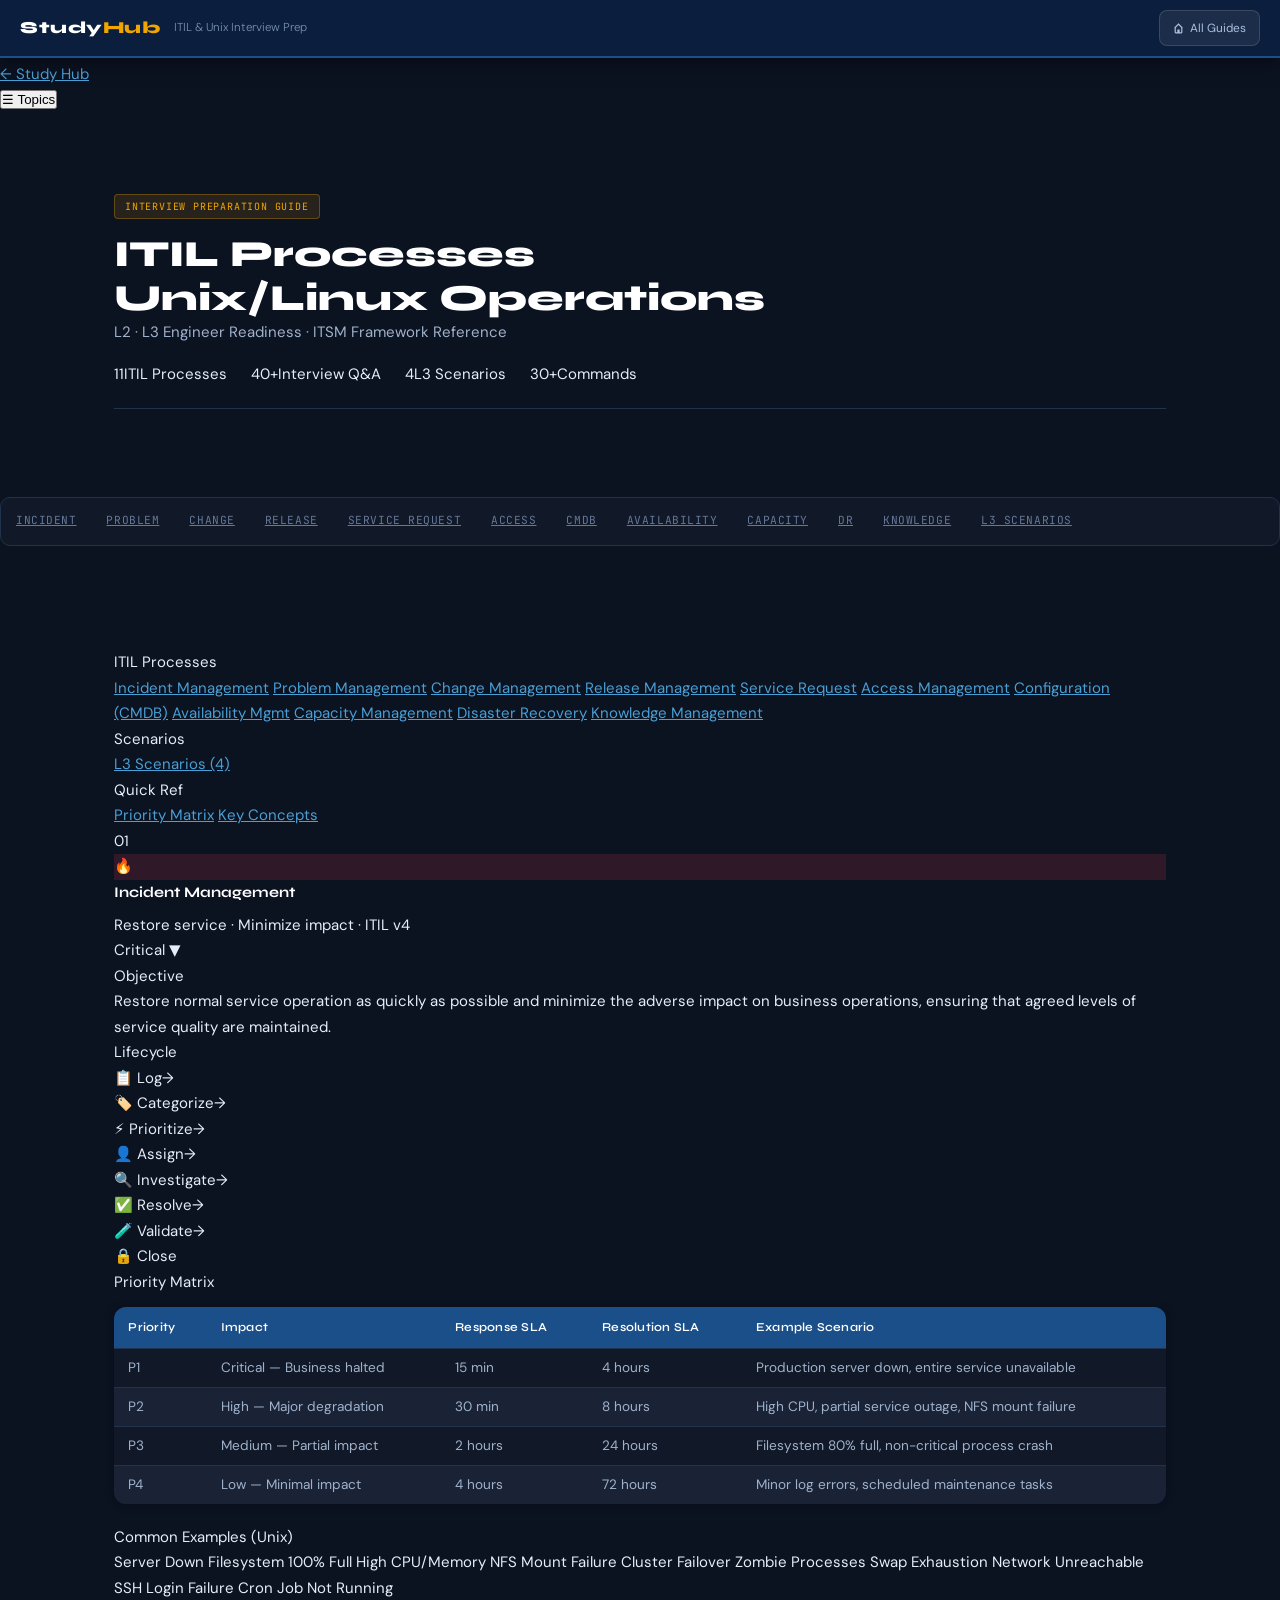
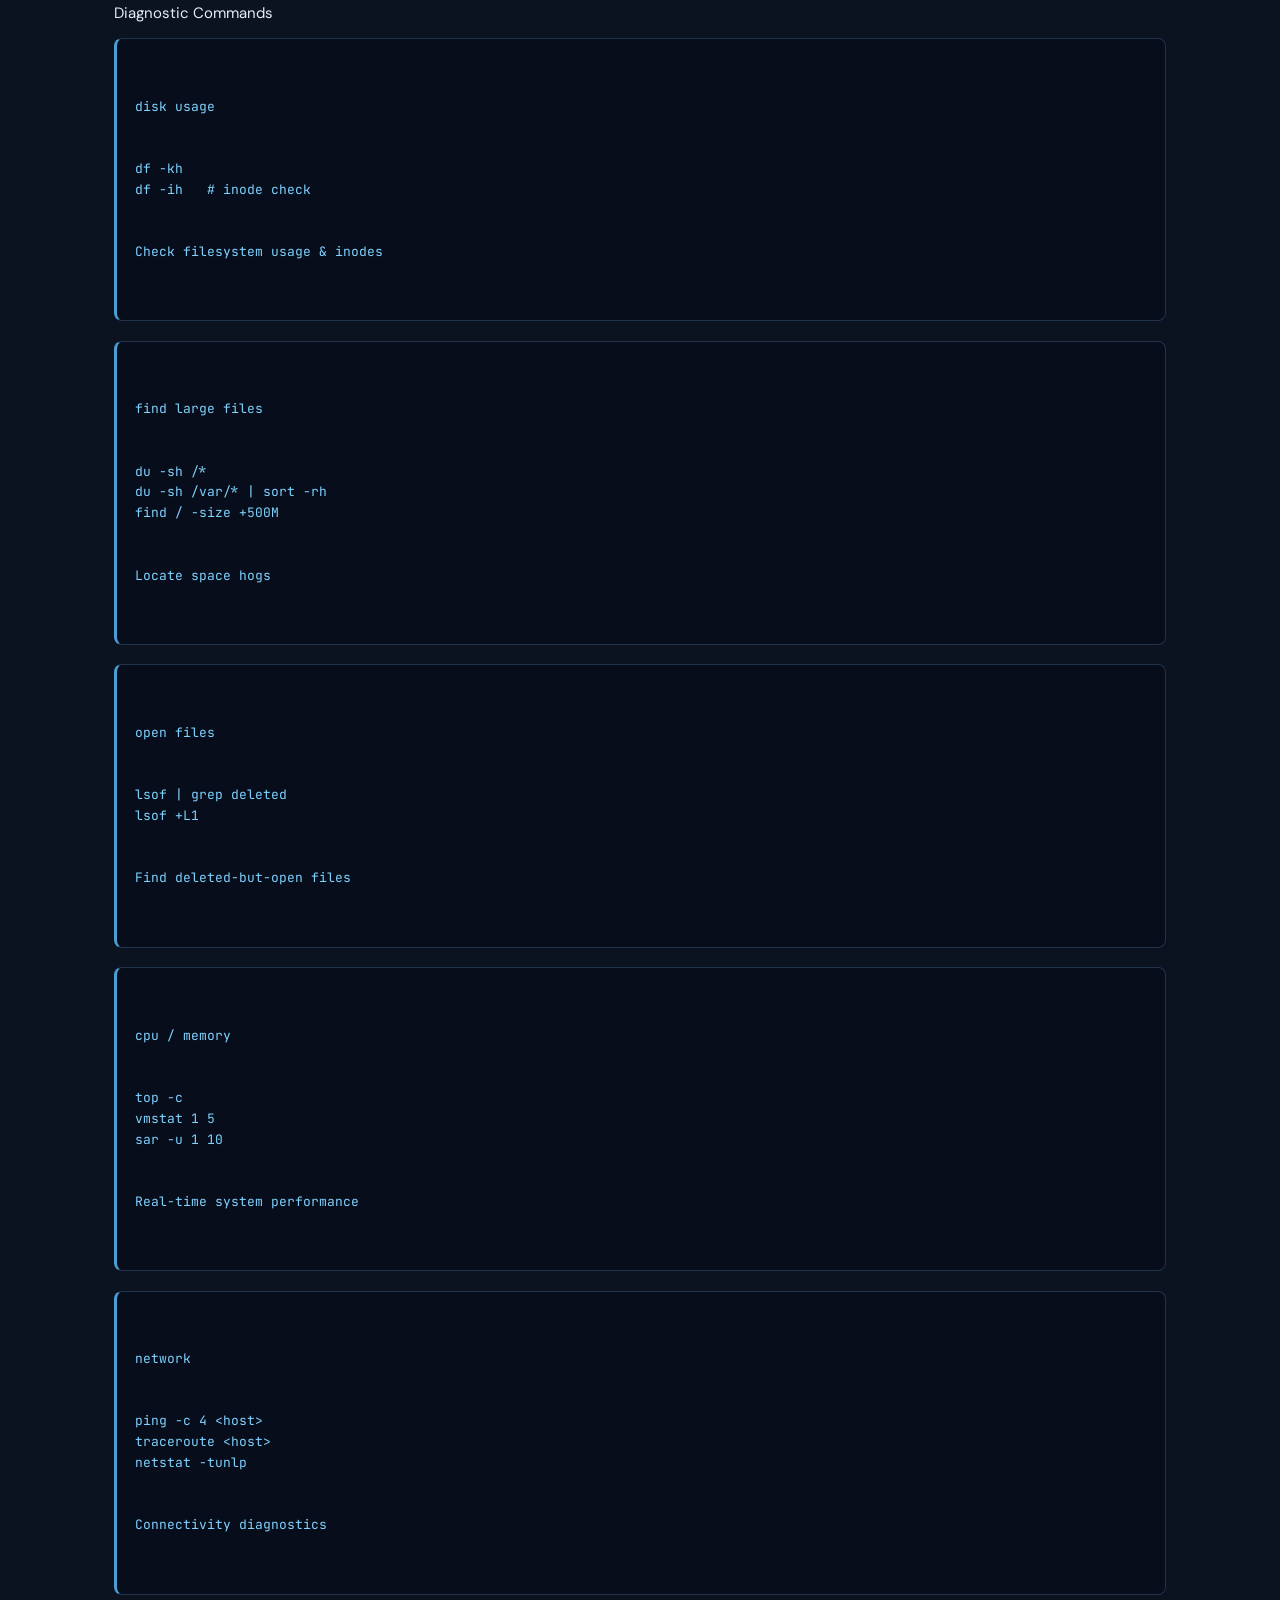
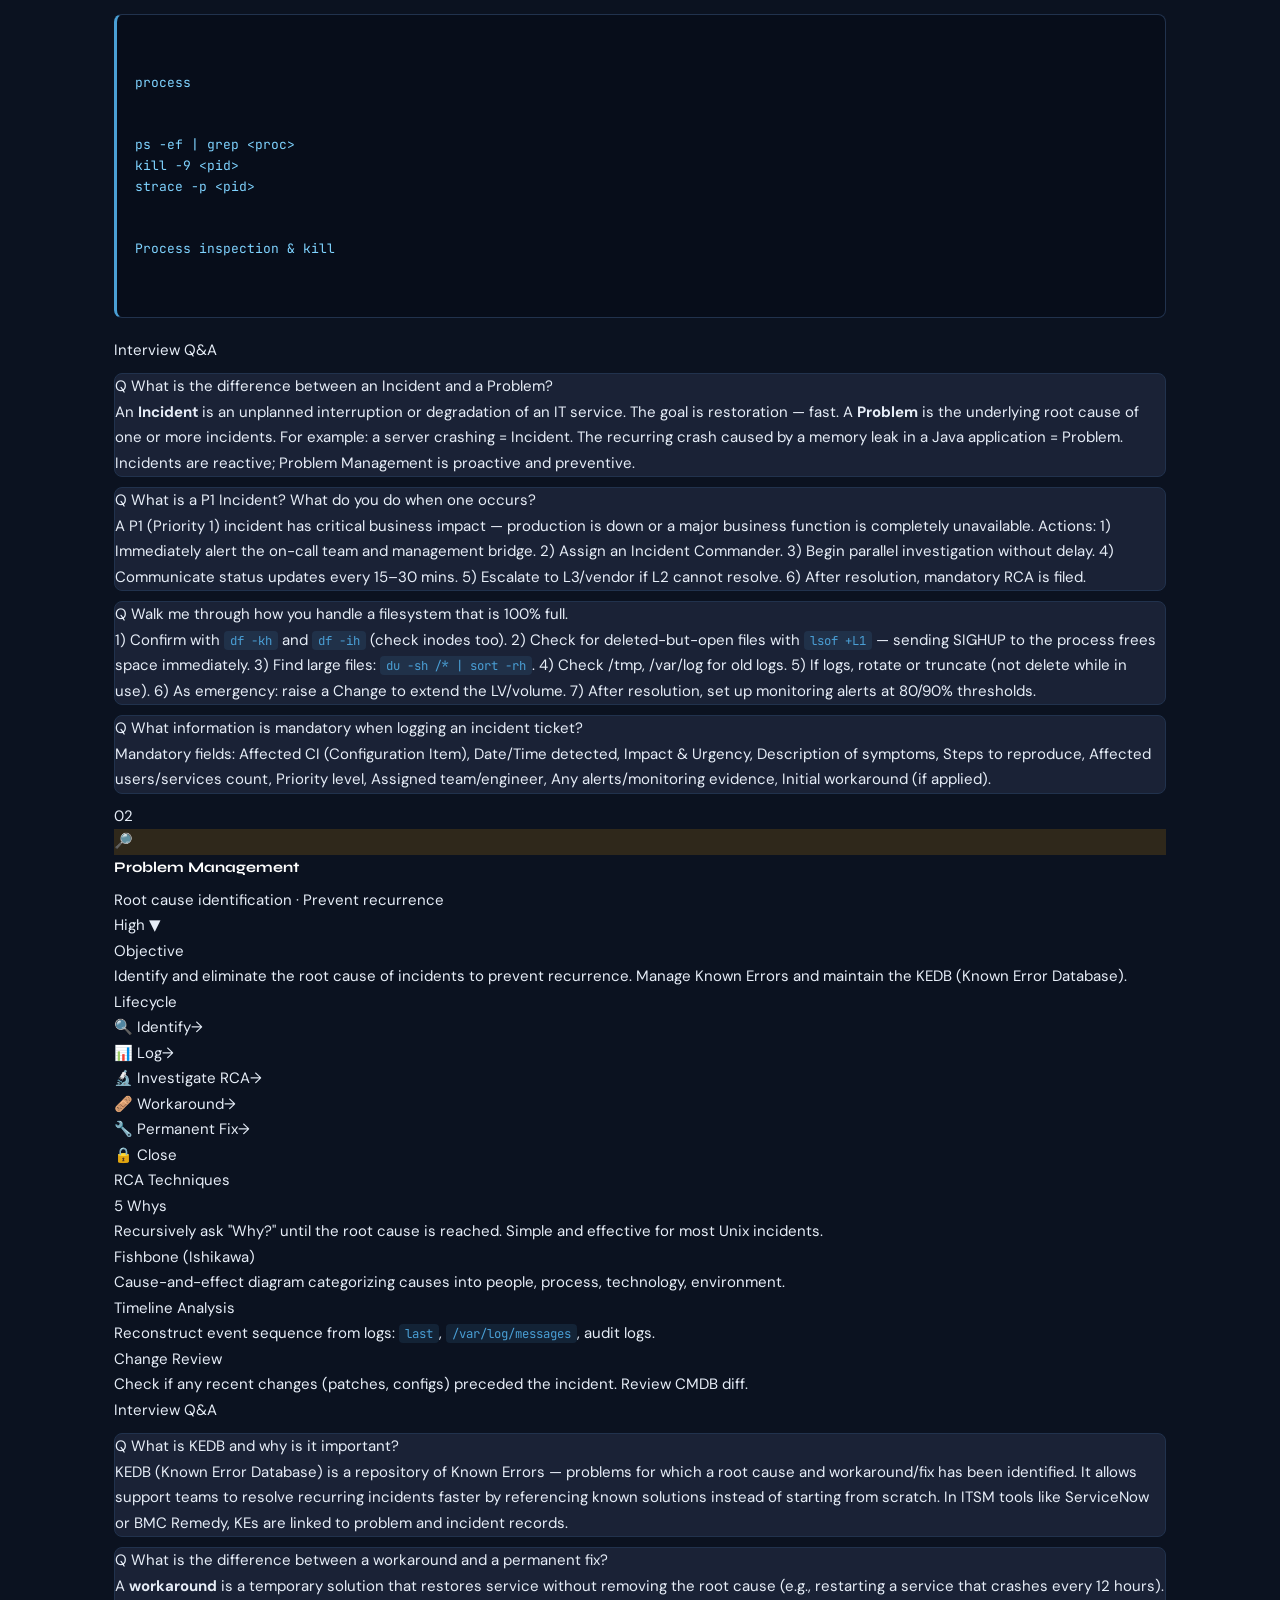
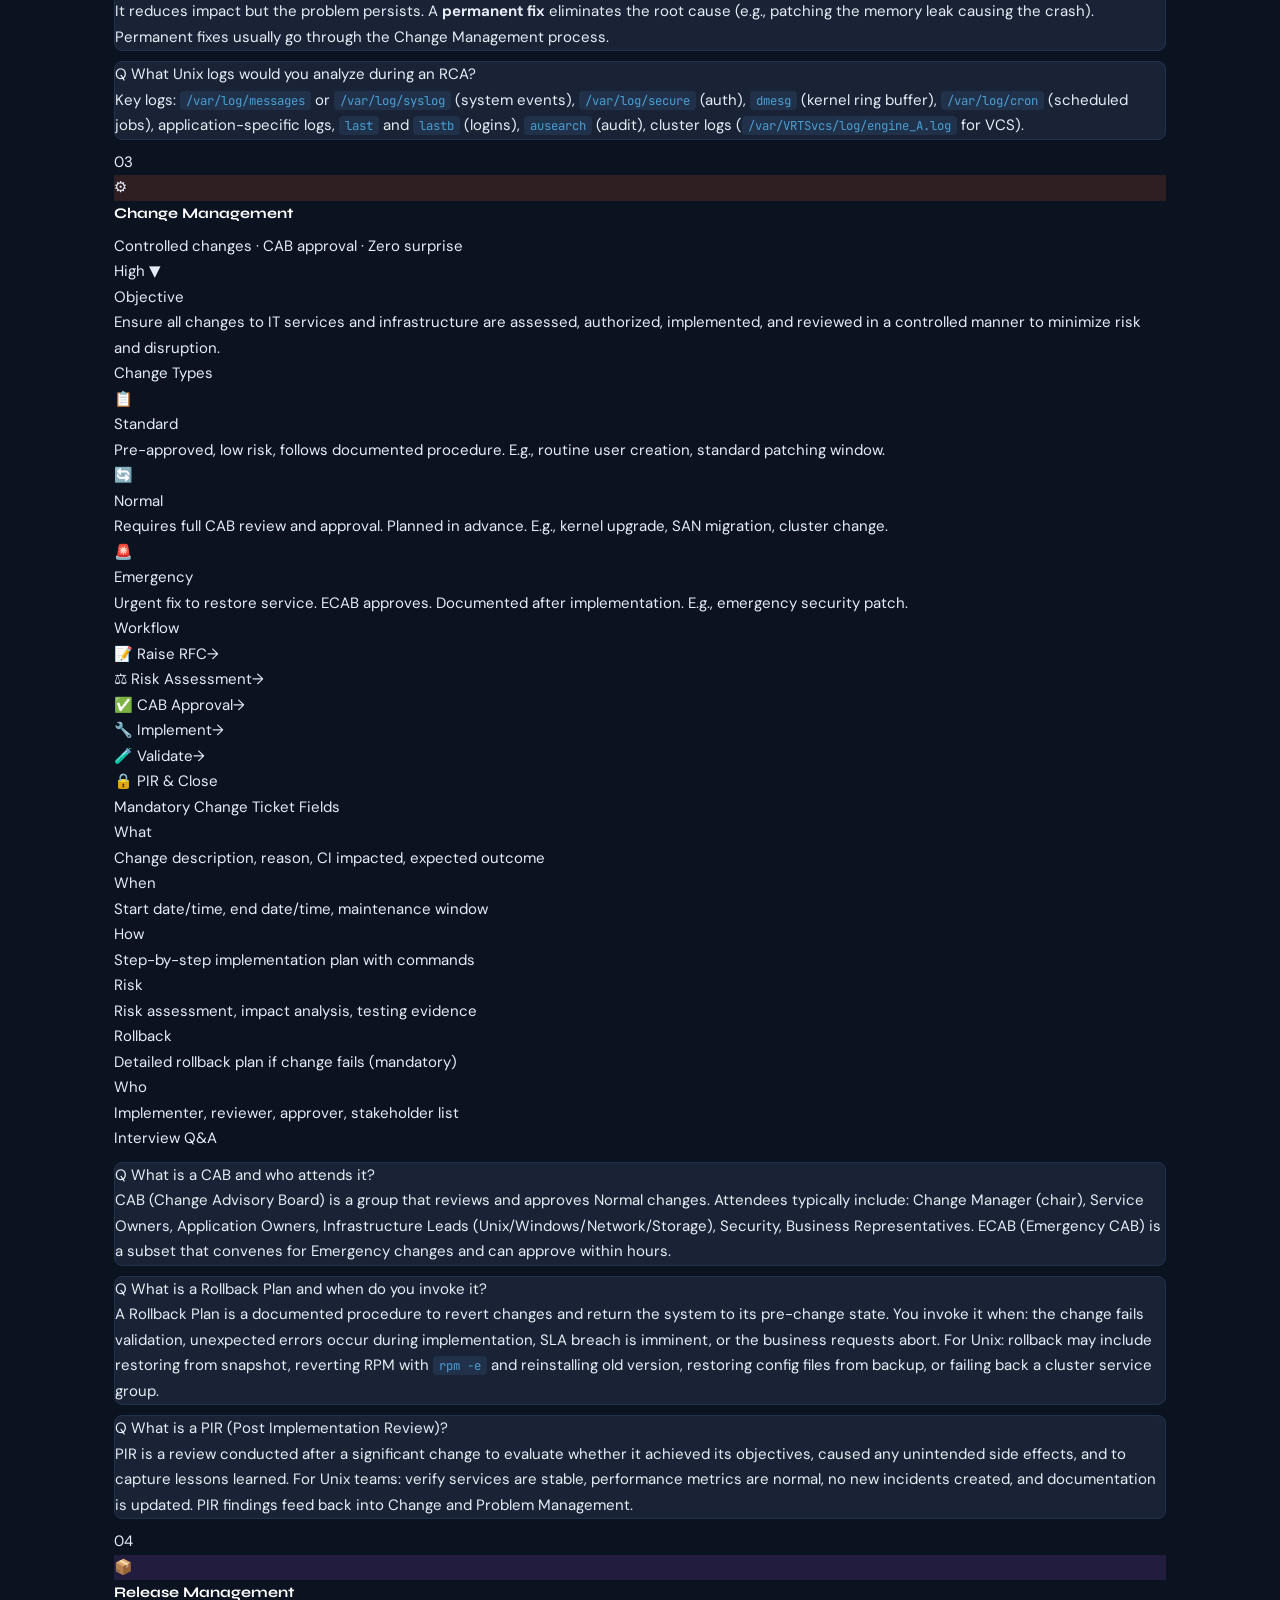
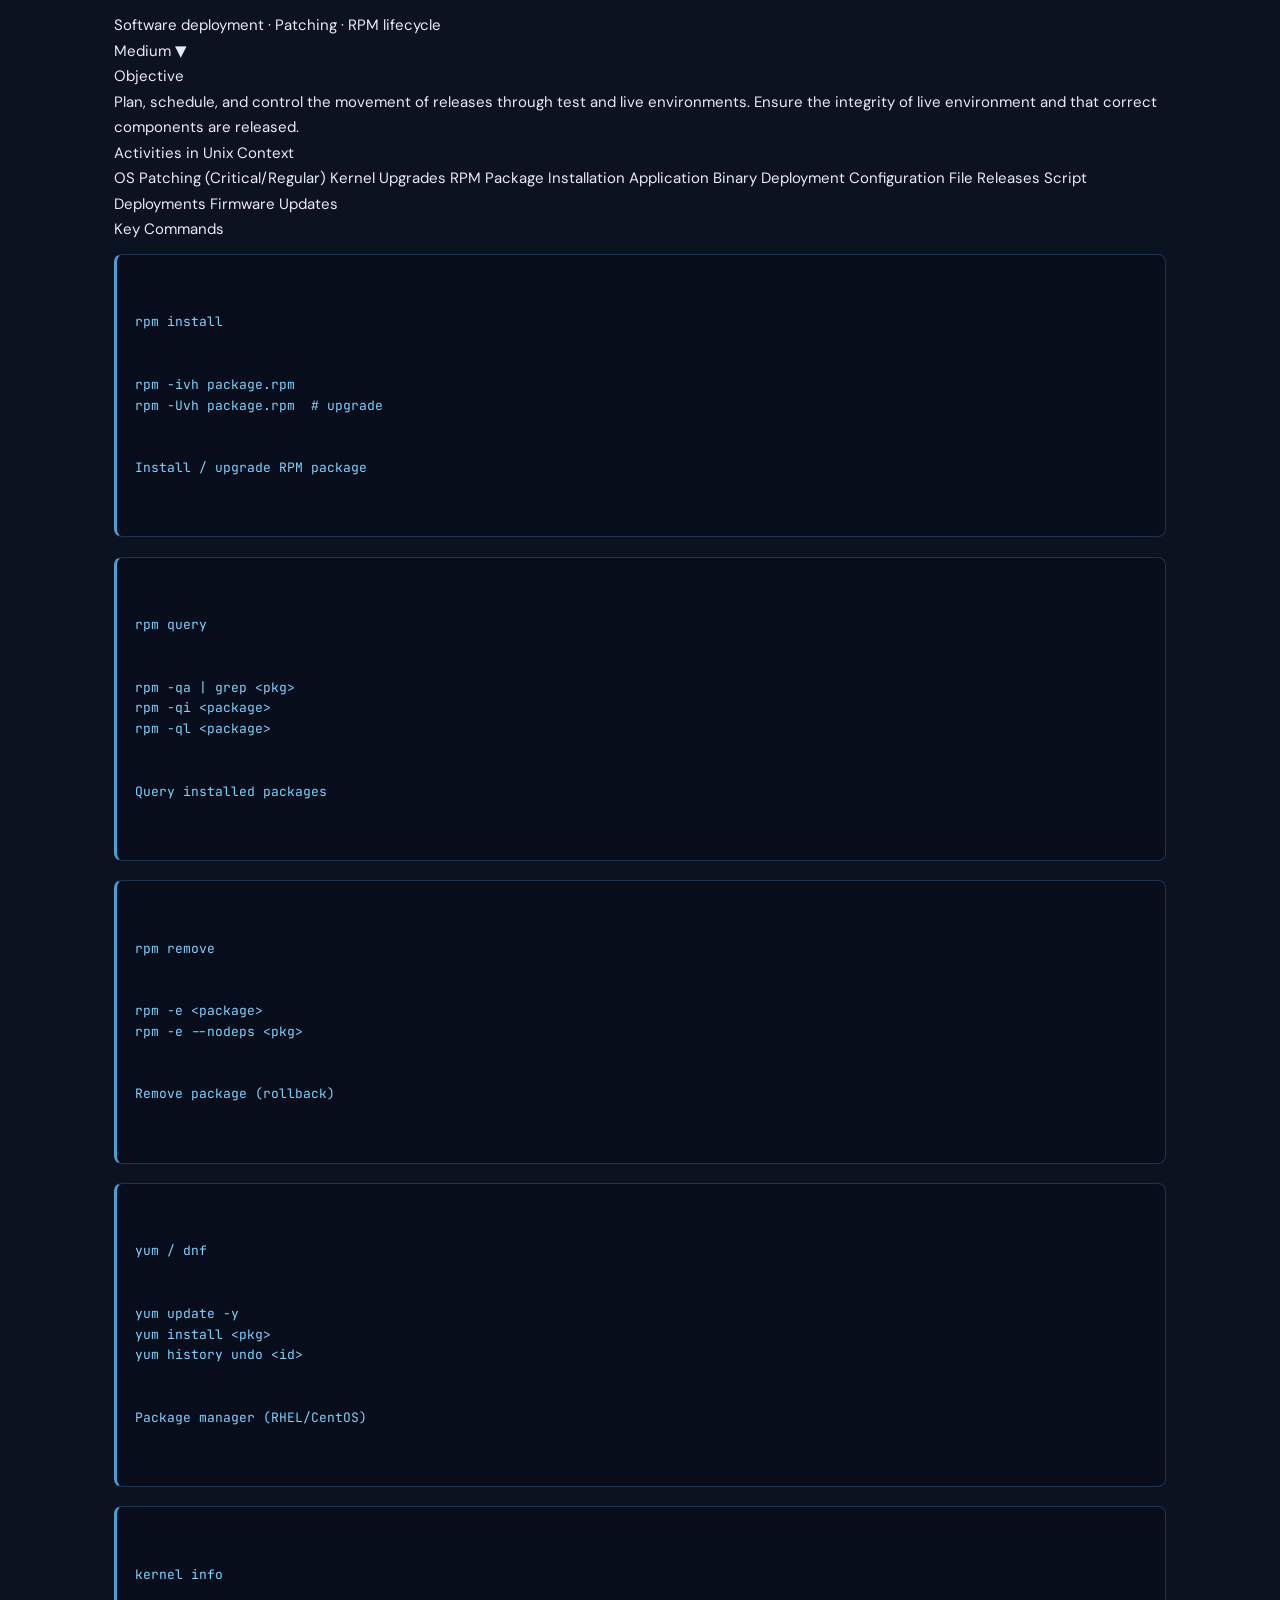
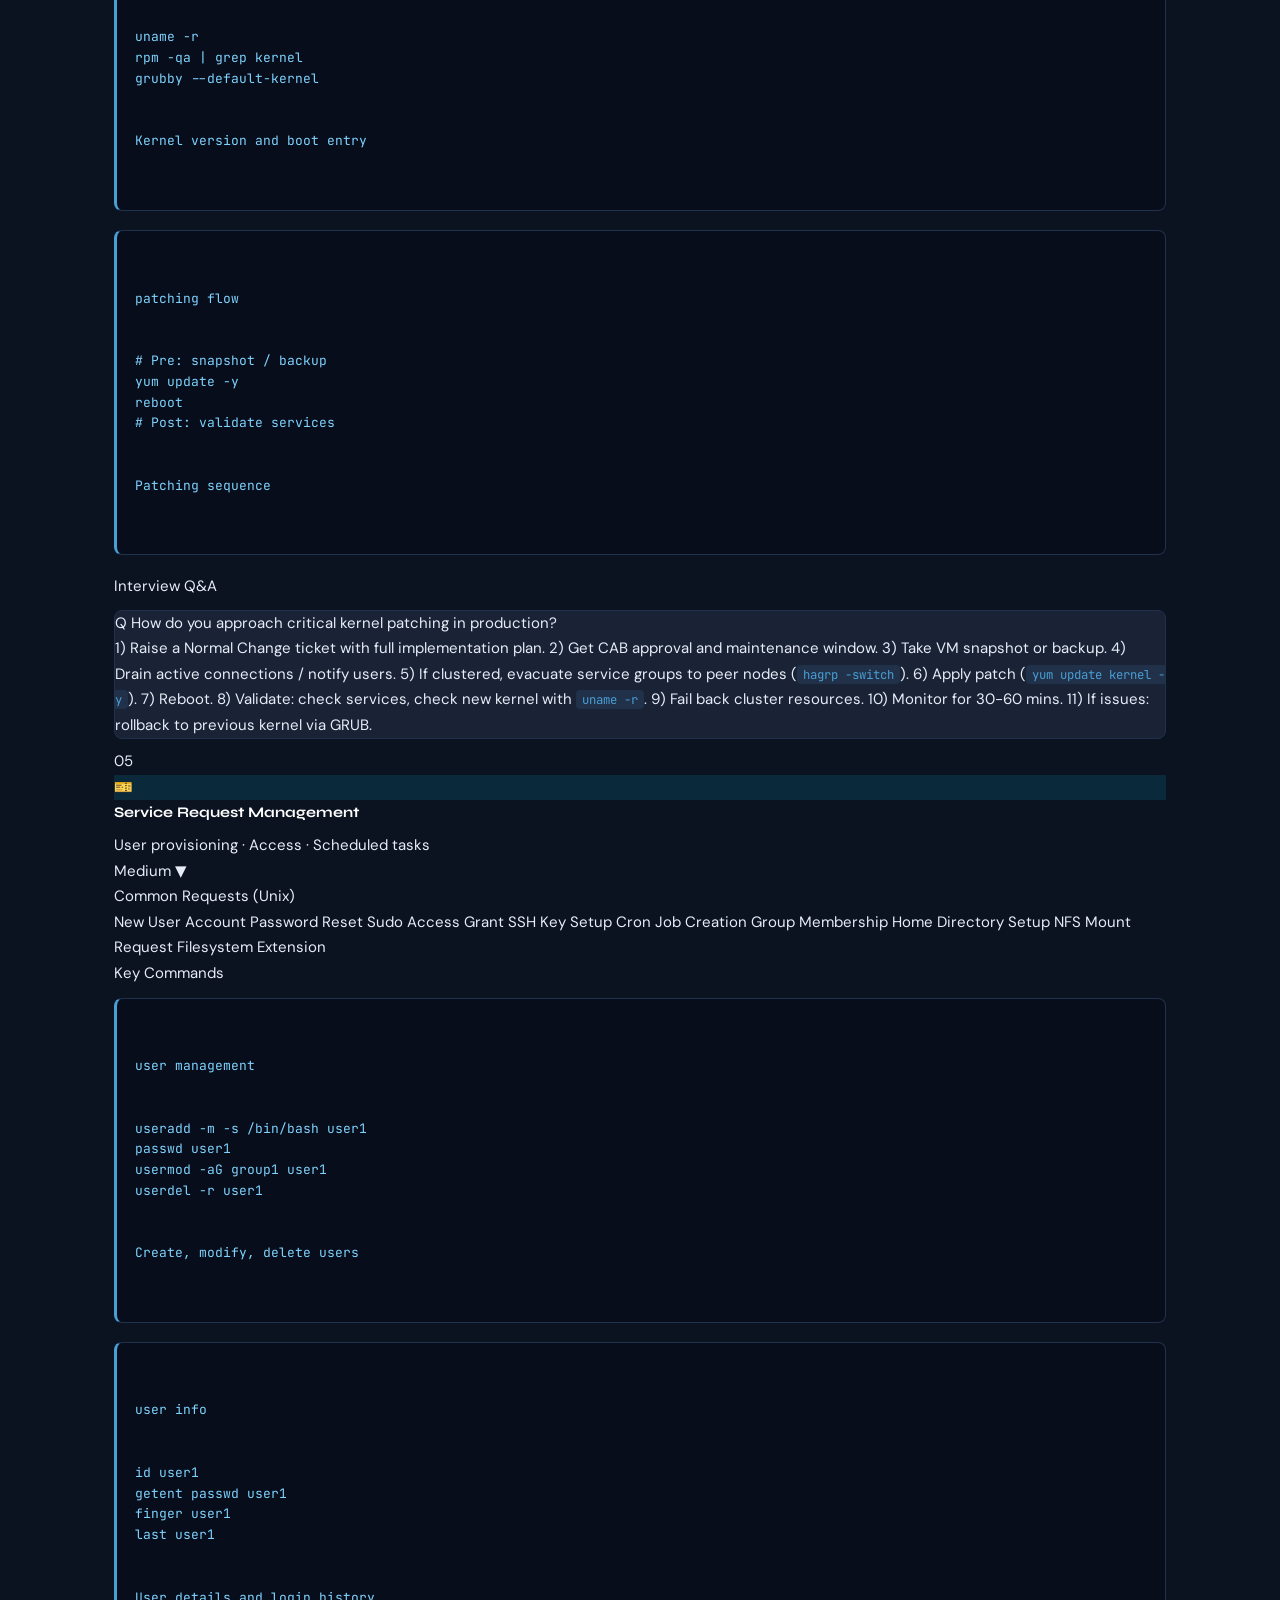
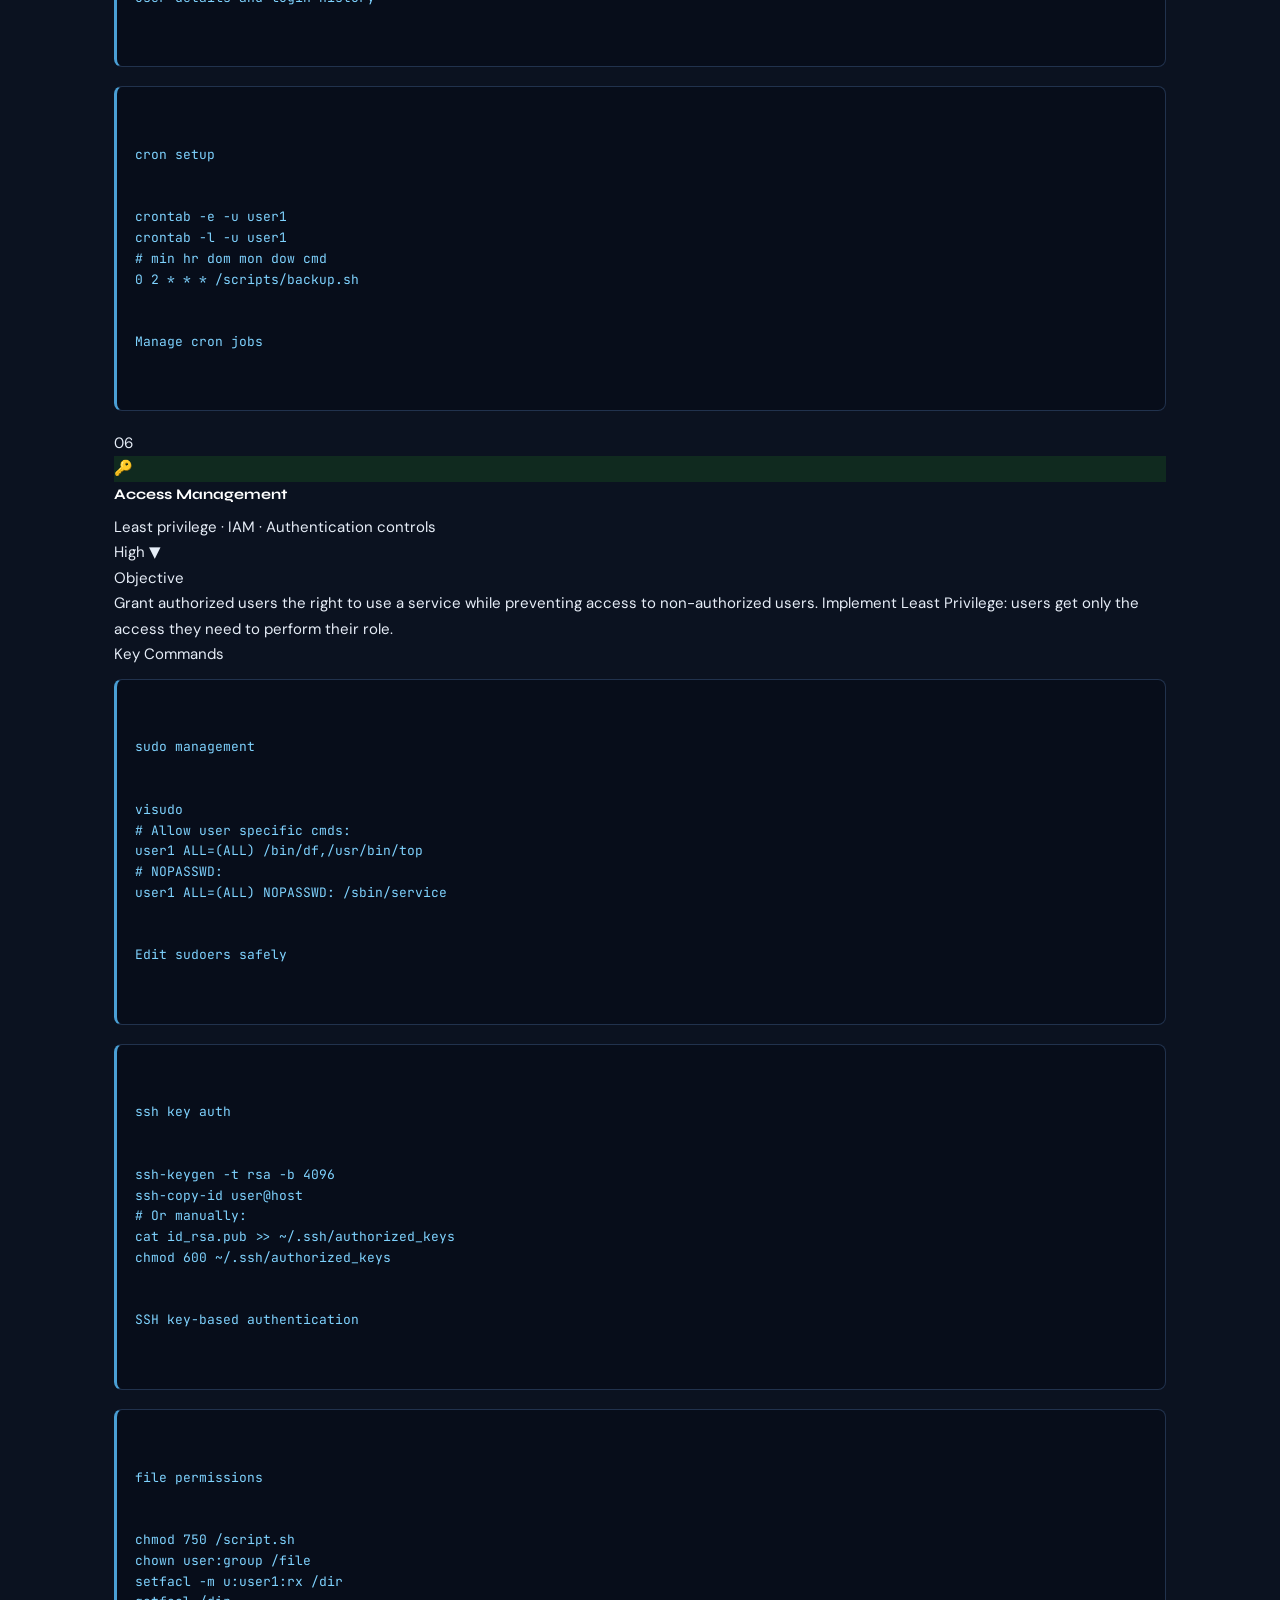
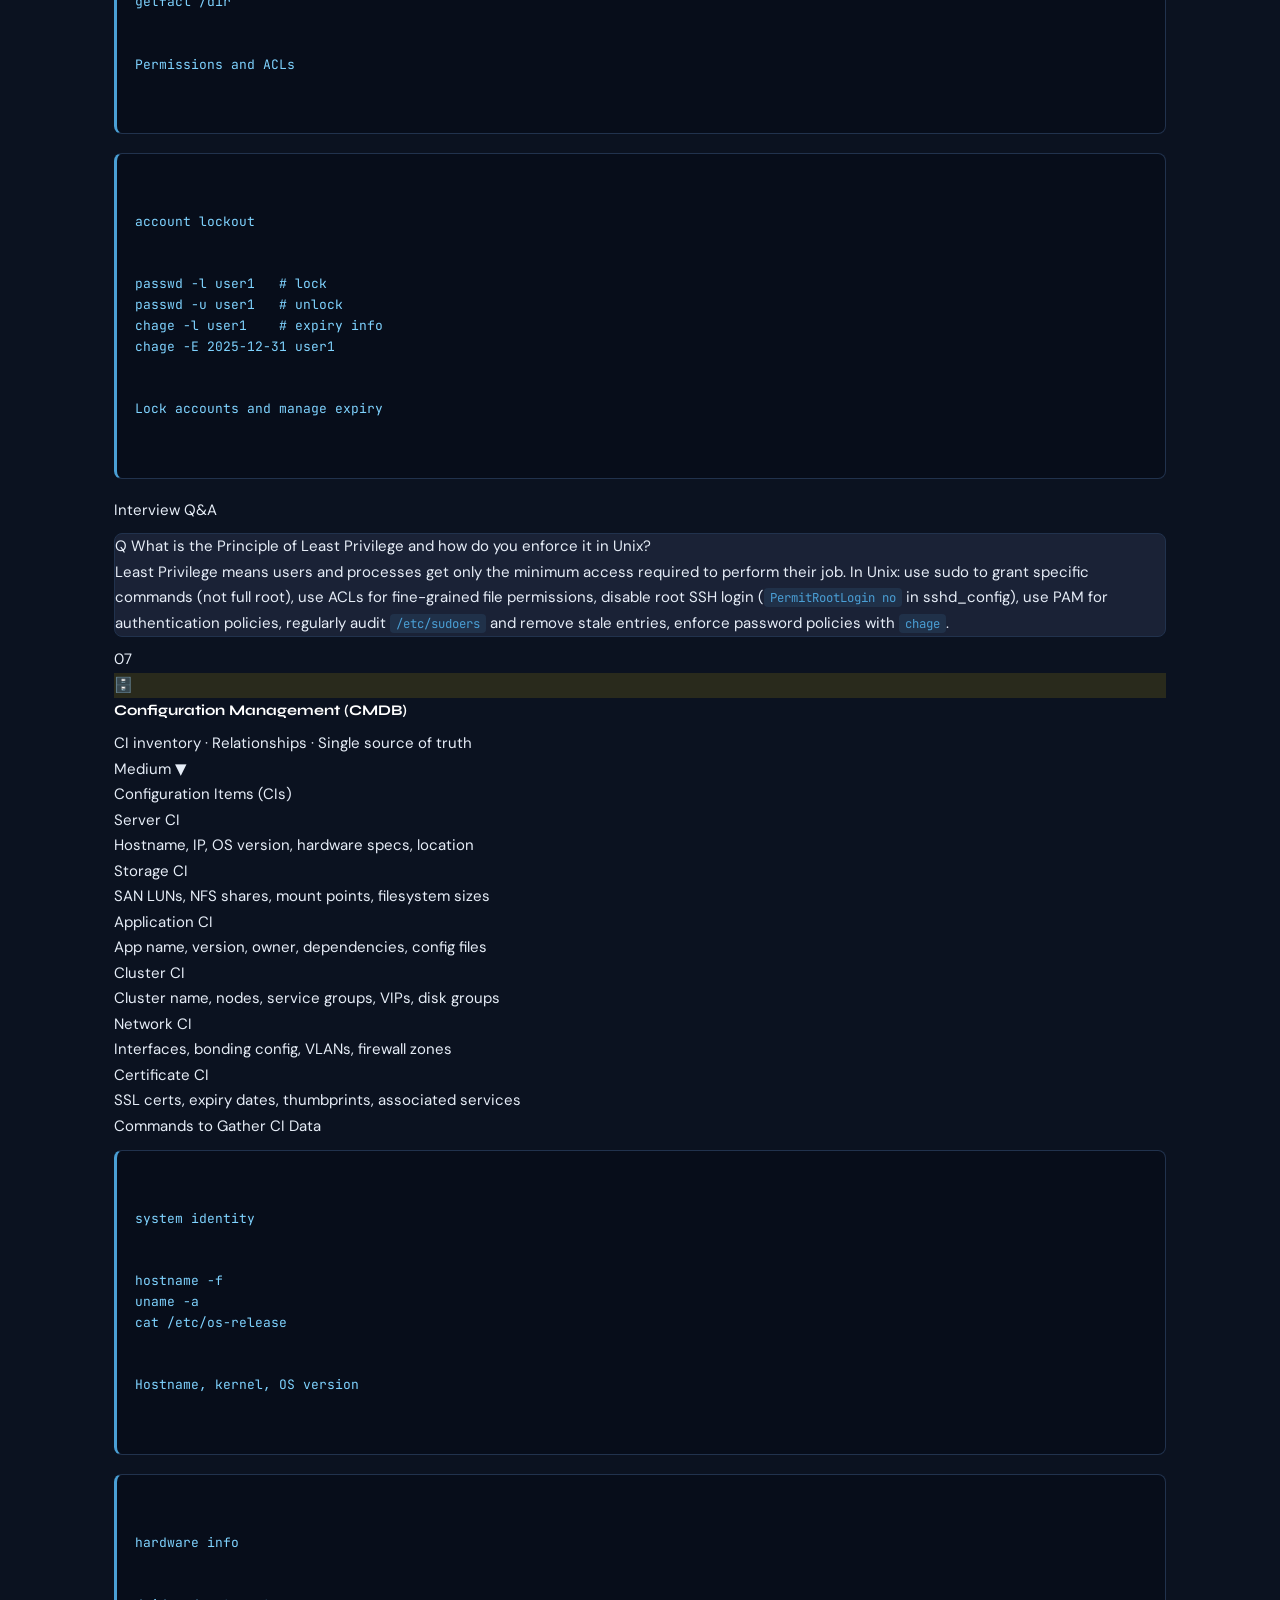
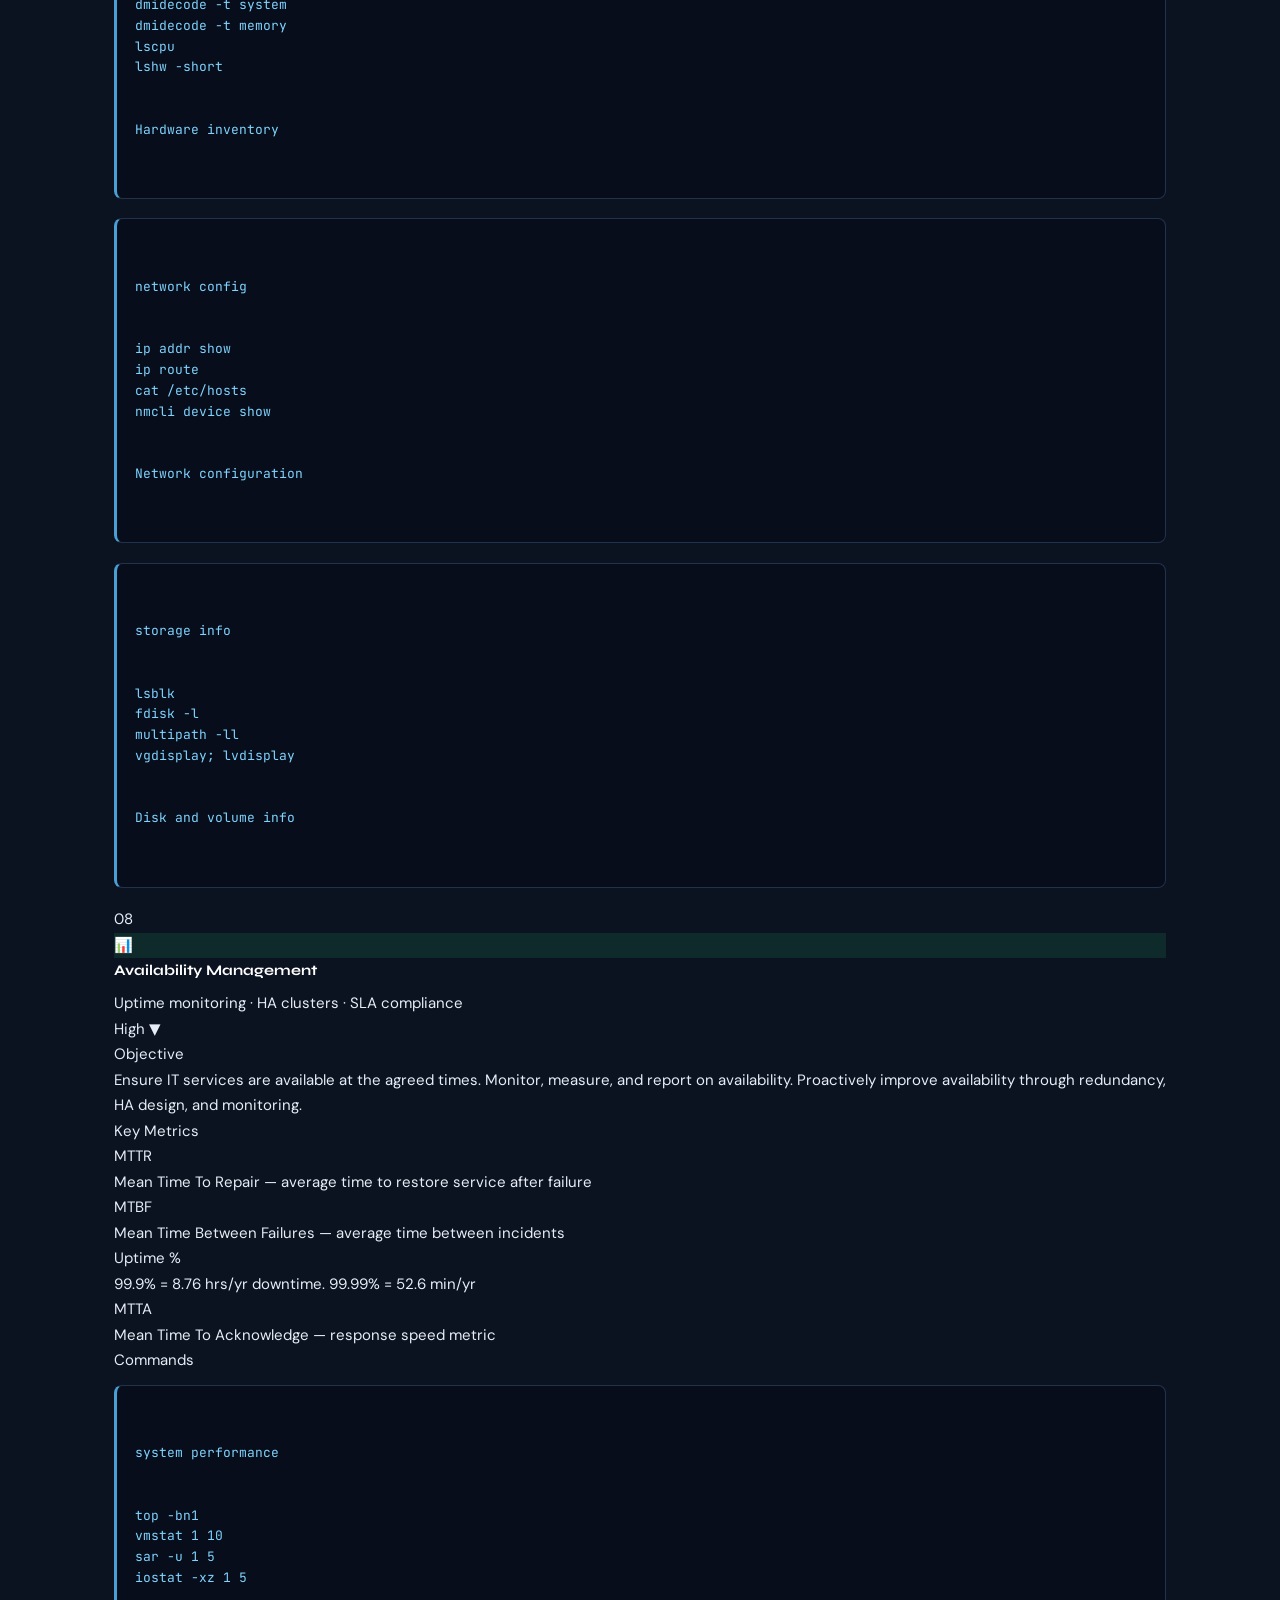
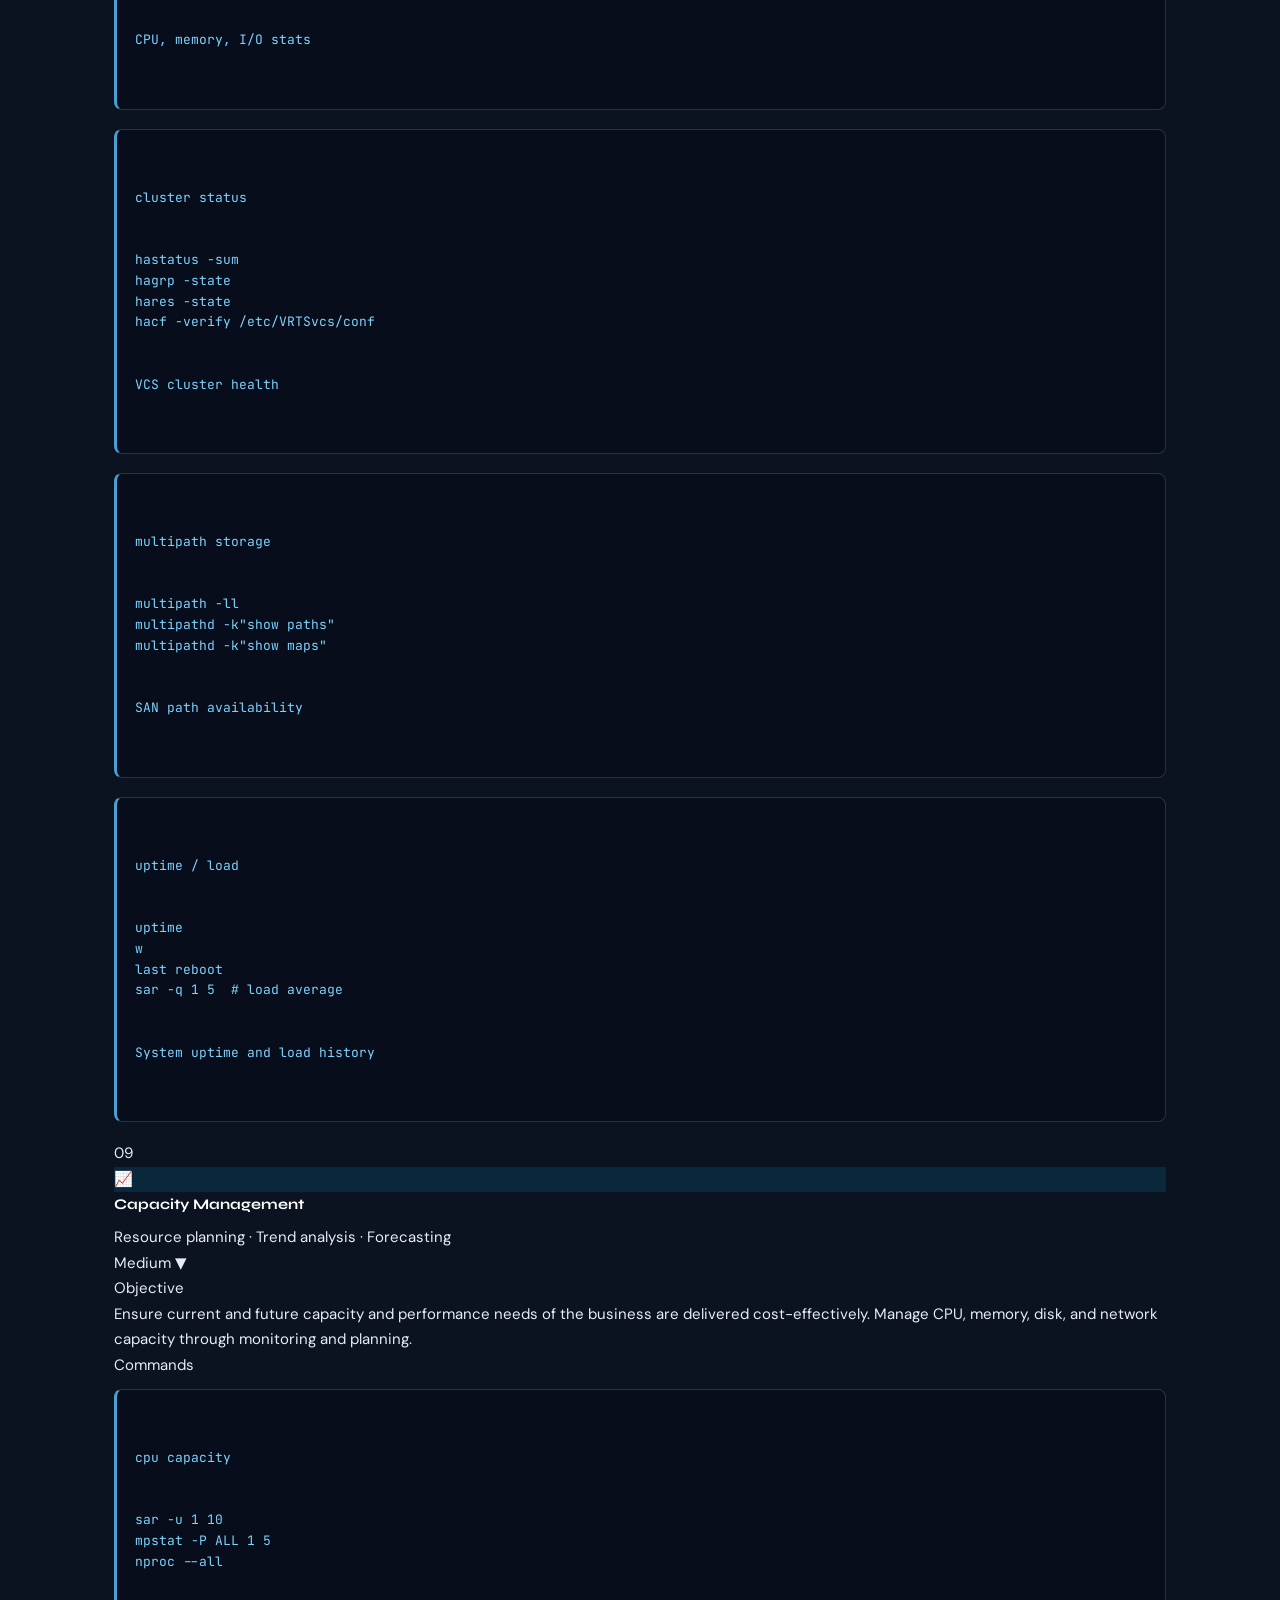
<file: itil-unix-interview-prep.html>
<!DOCTYPE html><html lang="en"><head><meta charset="UTF-8"><meta name="viewport" content="width=device-width,initial-scale=1,viewport-fit=cover"><title>ITIL & Unix Interview Prep</title><link rel="preconnect" href="https://fonts.googleapis.com"><link rel="preconnect" href="https://fonts.gstatic.com" crossorigin><link href="https://fonts.googleapis.com/css2?family=JetBrains+Mono:wght@400;600&family=Syne:wght@600;700;800&family=DM+Sans:ital,wght@0,300;0,400;0,500;1,400&display=swap" rel="stylesheet"><style>
:root{
  --bg:#0B1220;--surface:#111827;--surface2:#1A2236;--surface3:#1F2D45;
  --border:#21324D;--border2:#2E4A72;
  --navy:#0B1E3D;--blue:#1B4F8A;--mid:#2E6CC7;--sky:#4A9FD5;--teal:#00929F;
  --accent:#F0A500;--green:#10B981;--red:#EF4444;--purple:#8B5CF6;
  --text:#E6EDF7;--text2:#9FB2CC;--text3:#64789A;
  --code-bg:#070D1A;--code-fg:#7FD3FF;
  --fh:'Syne',sans-serif;--fb:'DM Sans',system-ui,sans-serif;--fm:'JetBrains Mono',monospace;
  --tb:58px;--sbw:264px;--r:12px;
}
*{box-sizing:border-box;margin:0;padding:0}
html{scroll-behavior:smooth;-webkit-tap-highlight-color:transparent}
body{background:var(--bg);color:var(--text);font-family:var(--fb);font-size:15px;line-height:1.7;min-height:100vh;overflow-x:hidden}
h1,h2,h3,h4,h5,h6{font-family:var(--fh);line-height:1.2}
h1{font-size:clamp(1.5rem,4vw,2.3rem);font-weight:800;color:#fff}
h2{font-size:clamp(1.1rem,3vw,1.35rem);font-weight:700;color:var(--sky);margin:1.4rem 0 .6rem}
h3{font-size:1.02rem;font-weight:600;color:var(--teal);margin:1.1rem 0 .4rem}
h4{font-size:.8rem;font-weight:600;color:var(--text3);text-transform:uppercase;letter-spacing:.06em;margin:.9rem 0 .3rem}
p{color:var(--text2);margin-bottom:.7rem}
li{color:var(--text2);font-size:.93rem;margin-bottom:.25rem}
ul,ol{padding-left:1.35rem;margin-bottom:.7rem}
li::marker{color:var(--sky)}
a{color:var(--sky)}a:hover{color:var(--accent)}
strong{color:var(--text)}
::selection{background:var(--blue);color:#fff}
::-webkit-scrollbar{width:6px;height:6px}
::-webkit-scrollbar-track{background:transparent}
::-webkit-scrollbar-thumb{background:var(--border2);border-radius:3px}

/* ---- TOPBAR ---- */
#shub-topbar{position:fixed;top:0;left:0;right:0;z-index:9000;height:var(--tb);
  background:var(--navy);display:flex;align-items:center;gap:14px;padding:0 20px;
  border-bottom:2px solid var(--blue);box-shadow:0 2px 18px rgba(0,0,0,.5)}
.shub-logo{font-family:var(--fh);font-weight:800;font-size:1.05rem;color:#fff;text-decoration:none;letter-spacing:.03em;white-space:nowrap}
.shub-logo span{color:var(--accent)}
.shub-title{font-size:.72rem;color:#7C93B5;font-weight:300;white-space:nowrap;overflow:hidden;text-overflow:ellipsis;max-width:50vw}
.shub-spacer{flex:1}
.shub-home{display:flex;align-items:center;gap:6px;padding:7px 13px;border-radius:8px;
  background:rgba(255,255,255,.07);border:1px solid rgba(255,255,255,.13);color:#A9C0DC;
  font-size:.74rem;text-decoration:none;white-space:nowrap;transition:.15s}
.shub-home:hover{background:rgba(255,255,255,.14);color:#fff}
#shub-prog{position:fixed;top:var(--tb);left:0;height:3px;width:0;z-index:8999;
  background:linear-gradient(90deg,var(--accent),var(--sky));transition:width .08s linear;pointer-events:none}
#shub-btt{position:fixed;bottom:24px;right:20px;width:44px;height:44px;border:none;border-radius:50%;
  background:var(--blue);color:#fff;font-size:1.15rem;cursor:pointer;z-index:8998;opacity:0;pointer-events:none;
  display:flex;align-items:center;justify-content:center;box-shadow:0 6px 18px rgba(27,79,138,.5);transition:.2s}
#shub-btt.vis{opacity:1;pointer-events:auto}
#shub-btt:hover{background:var(--mid);transform:translateY(-2px)}

/* ---- MOBILE DRAWER ---- */
#shub-ov{display:none;position:fixed;inset:0;background:rgba(0,0,0,.78);z-index:8900}
#shub-ov.on{display:block}
#shub-dr{position:fixed;top:0;left:0;bottom:0;width:min(290px,86vw);background:var(--navy);
  border-right:1px solid var(--border2);z-index:8950;display:flex;flex-direction:column;
  transform:translateX(-100%);transition:transform .26s cubic-bezier(.4,0,.2,1)}
#shub-dr.on{transform:translateX(0)}
#shub-dr-h{display:flex;align-items:center;justify-content:space-between;padding:14px 16px;
  border-bottom:1px solid var(--border);background:rgba(255,255,255,.03)}
#shub-dr-h span{font-family:var(--fm);font-size:.66rem;font-weight:700;letter-spacing:.13em;text-transform:uppercase;color:var(--text3)}
#shub-dr-x{width:30px;height:30px;border-radius:7px;border:1px solid var(--border);background:rgba(255,255,255,.06);color:var(--text2);font-size:14px;cursor:pointer}
#shub-dr-back{display:flex;align-items:center;gap:8px;padding:11px 16px;color:var(--accent);
  text-decoration:none;font-size:.8rem;font-weight:600;border-bottom:1px solid var(--border);background:rgba(240,165,0,.04)}
#shub-dr-list{flex:1;overflow-y:auto;padding:4px 0 60px;-webkit-overflow-scrolling:touch}
.shub-dl-sec{padding:11px 16px 3px;font-family:var(--fm);font-size:.56rem;font-weight:700;letter-spacing:.13em;text-transform:uppercase;color:var(--text3)}
.shub-dl-i{display:flex;align-items:center;gap:9px;width:100%;padding:11px 16px;border:none;border-left:3px solid transparent;
  background:transparent;text-align:left;color:var(--text2);font-family:var(--fb);font-size:.85rem;cursor:pointer;line-height:1.3}
.shub-dl-i:active{background:rgba(255,255,255,.05)}
.shub-dl-i.cur{background:rgba(240,165,0,.08);color:var(--accent);border-left-color:var(--accent);font-weight:600}
.shub-dl-n{font-family:var(--fm);font-size:.6rem;color:var(--accent);background:rgba(240,165,0,.12);border-radius:4px;padding:1px 6px;min-width:24px;text-align:center}
#shub-fab{position:fixed;bottom:20px;right:16px;z-index:8800;display:none;align-items:center;gap:7px;
  background:var(--accent);color:#0B1220;border:none;border-radius:50px;padding:13px 22px;
  font-family:var(--fh);font-weight:700;font-size:.84rem;cursor:pointer;box-shadow:0 6px 22px rgba(240,165,0,.45)}
#shub-fab:active{transform:scale(.96)}

/* ---- UNIVERSAL CONTENT COMPONENTS ---- */
pre,.code-block,.cmd-block{background:var(--code-bg);border:1px solid var(--border);border-left:3px solid var(--sky);
  border-radius:8px;padding:1rem 1.1rem;font-family:var(--fm);font-size:13px;color:var(--code-fg);
  overflow-x:auto;line-height:1.6;margin:.7rem 0 1.2rem;white-space:pre;-webkit-overflow-scrolling:touch}
:not(pre)>code{font-family:var(--fm);font-size:.82em;background:rgba(74,159,213,.12);color:var(--sky);padding:1px 6px;border-radius:4px}
table{width:100%;border-collapse:collapse;margin:.7rem 0 1.3rem;border-radius:var(--r);overflow:hidden;font-size:.85rem;box-shadow:0 1px 8px rgba(0,0,0,.25)}
thead tr{background:var(--blue)}
th{padding:.65rem .9rem;color:#fff;font-family:var(--fh);font-weight:600;text-align:left;font-size:.76rem;letter-spacing:.02em;white-space:nowrap}
tbody tr:nth-child(odd){background:var(--surface)}
tbody tr:nth-child(even){background:var(--surface2)}
td{padding:.55rem .9rem;color:var(--text2);vertical-align:top;line-height:1.5;border-top:1px solid var(--border)}
.tbl-wrap{overflow-x:auto;-webkit-overflow-scrolling:touch;margin:.7rem 0 1.3rem;border-radius:var(--r)}
.tbl-wrap table{margin:0}
.note,.info-box,.callout,.tip{background:rgba(74,159,213,.07);border:1px solid rgba(74,159,213,.2);border-left:3px solid var(--sky);
  border-radius:var(--r);padding:.85rem 1rem;margin:.7rem 0 1.2rem;font-size:14px;color:var(--text2)}
.warn-box,.warning{background:rgba(240,165,0,.07);border:1px solid rgba(240,165,0,.2);border-left:3px solid var(--accent);
  border-radius:var(--r);padding:.85rem 1rem;margin:.7rem 0 1.2rem;font-size:14px;color:var(--text2)}
.warn-box strong,.warning strong{color:var(--accent)}
.note strong,.info-box strong{color:var(--sky)}
.card{background:var(--surface);border:1px solid var(--border);border-radius:var(--r);padding:16px 20px;margin-bottom:14px}
.card-title{font-family:var(--fh);font-size:.92rem;font-weight:700;color:#fff;margin-bottom:8px}
.card-grid{display:grid;grid-template-columns:1fr 1fr;gap:1rem;margin:1rem 0}
.badge{display:inline-block;background:rgba(240,165,0,.12);border:1px solid rgba(240,165,0,.3);color:var(--accent);
  font-family:var(--fm);font-size:10px;letter-spacing:.08em;text-transform:uppercase;padding:3px 10px;border-radius:4px}
.divider{height:1px;background:var(--border);margin:1.25rem 0}

/* ===== PAGE ===== */

/* ITIL: .container > (header bits) + nav.nav-bar(tabs) + content; continuous */
.container{max-width:1100px;margin:0 auto;padding:calc(var(--tb) + 1.4rem) 1.5rem 4rem}
.header-tag{display:inline-block;background:rgba(240,165,0,.12);border:1px solid rgba(240,165,0,.3);color:var(--accent);
  font-family:var(--fm);font-size:10px;letter-spacing:.08em;text-transform:uppercase;padding:3px 10px;border-radius:4px;margin-bottom:.8rem}
.header-stats{display:flex;gap:1.5rem;flex-wrap:wrap;margin:1rem 0 1.5rem;padding-bottom:1.3rem;border-bottom:1px solid var(--border)}
.stat{text-align:left}.stat .n,.stat-n{font-family:var(--fh);font-weight:800;font-size:1.5rem;color:var(--accent)}
.stat .l,.stat-l{font-size:.66rem;color:var(--text3);text-transform:uppercase;letter-spacing:.06em}
.nav-bar{position:sticky;top:var(--tb);z-index:700;background:var(--surface);border:1px solid var(--border);
  border-radius:10px;margin-bottom:1.5rem;overflow:hidden}
.nav-scroll{display:flex;overflow-x:auto;scrollbar-width:none}.nav-scroll::-webkit-scrollbar{display:none}
.nav-item{background:none;border:none;border-bottom:2px solid transparent;color:var(--text3);font-family:var(--fm);
  font-size:.7rem;text-transform:uppercase;letter-spacing:.05em;padding:13px 15px;cursor:pointer;white-space:nowrap;transition:.15s}
.nav-item:hover{color:var(--text)}
.nav-item.active{color:var(--accent);border-bottom-color:var(--accent)}
.section{margin-bottom:2rem}
.qa-item{background:var(--surface2);border:1px solid var(--border);border-radius:8px;margin:10px 0;overflow:hidden}
.qa-q{display:flex;gap:10px;align-items:flex-start;padding:.9rem 1rem;cursor:pointer}
.qa-q:hover{background:rgba(255,255,255,.02)}
.q-badge{font-family:var(--fm);font-size:10px;font-weight:700;background:rgba(74,159,213,.12);color:var(--sky);border:1px solid rgba(74,159,213,.22);padding:2px 6px;border-radius:3px;flex-shrink:0;margin-top:2px}
.q-text{font-family:var(--fh);font-weight:600;color:var(--text);font-size:.95rem;line-height:1.45}
.qa-a{display:none;padding:.9rem 1rem 1rem 2.8rem;border-top:1px solid var(--border);background:rgba(0,0,0,.15)}
.qa-item.open .qa-a,.qa-item.active .qa-a{display:block}


/* ============ MOBILE (<=767) ============ */
@media(max-width:767px){
  :root{--tb:50px}
  #shub-topbar{height:var(--tb);padding:0 12px;gap:8px}
  #shub-topbar .shub-title{display:none}
  .shub-home span{display:none}.shub-home{padding:7px 9px}
  #shub-prog{top:var(--tb)}
  #shub-fab{display:flex}
  #shub-btt{bottom:84px;right:13px;width:40px;height:40px}
  /* hide any page-native fixed header/sidebar; our chrome takes over */
  .__pageheader{display:none!important}
  .__sidebar{display:none!important}
  .__wrap{display:block!important;padding-top:var(--tb)!important;height:auto!important;min-height:auto!important}
  .__content{display:block!important;width:100%!important;max-width:100vw!important;
    margin:0!important;padding:16px 15px 120px!important;height:auto!important;overflow:visible!important;flex:none!important}
  .__tabs{position:sticky!important;top:var(--tb)!important;z-index:700!important;overflow-x:auto!important;
    flex-wrap:nowrap!important;white-space:nowrap!important;-webkit-overflow-scrolling:touch!important}
  .__tabs::-webkit-scrollbar{display:none}
  h1{font-size:clamp(1.3rem,6vw,1.7rem)!important}
  h2{font-size:clamp(1rem,4.5vw,1.18rem)!important}
  pre,.code-block,.cmd-block{font-size:12px!important;padding:11px 12px!important}
  table{display:block;overflow-x:auto;font-size:.8rem}
  .card-grid{grid-template-columns:1fr!important}
  img,svg,video,iframe{max-width:100%!important;height:auto}
}
@media(max-width:380px){
  .shub-home{display:none}
  #shub-fab{padding:11px 17px;font-size:.8rem}
}
@media print{
  #shub-topbar,#shub-prog,#shub-btt,#shub-ov,#shub-dr,#shub-fab,.__sidebar,.__tabs{display:none!important}
  .__wrap{padding-top:0!important;display:block!important}
  .__content{padding:0!important;max-width:100%!important}
  body{background:#fff!important;color:#000!important}
  h1,h2,h3{color:#000!important}
}
</style><script>(function(){var G=["progressBar"];var orig=document.getElementById.bind(document);document.getElementById=function(id){var e=orig(id);if(e)return e;if(G.indexOf(id)>-1){var d=document.createElement("div");d.style.display="none";return d;}return e;};})();</script></head><body><div id="shub-topbar"><a class="shub-logo" href="index.html">Study<span>Hub</span></a><span class="shub-title">ITIL & Unix Interview Prep</span><div class="shub-spacer"></div><a class="shub-home" href="index.html"><svg width="11" height="11" viewBox="0 0 20 20" fill="none" stroke="currentColor" stroke-width="2.2"><path d="M3 9l7-7 7 7M4 8v9a1 1 0 001 1h4v-5h2v5h4a1 1 0 001-1V8"/></svg><span>All Guides</span></a></div><div id="shub-prog"></div><button id="shub-btt" title="Top">&#8593;</button><div id="shub-ov"></div><nav id="shub-dr"><div id="shub-dr-h"><span>Contents</span><button id="shub-dr-x">&#10005;</button></div><a id="shub-dr-back" href="index.html">&#8592; Study Hub</a><div id="shub-dr-list"></div></nav><button id="shub-fab">&#9776; Topics</button><script>(function(){var pr=document.getElementById("shub-prog"),bt=document.getElementById("shub-btt");addEventListener("scroll",function(){var h=document.documentElement,s=h.scrollTop||document.body.scrollTop,m=(h.scrollHeight||document.body.scrollHeight)-h.clientHeight;if(pr)pr.style.width=(m>0?Math.min(s/m*100,100):0)+"%";if(bt)bt.classList.toggle("vis",s>280);},{passive:true});if(bt)bt.onclick=function(){scrollTo({top:0,behavior:"smooth"});};if(innerWidth>767)return;var ov=document.getElementById("shub-ov"),dr=document.getElementById("shub-dr"),x=document.getElementById("shub-dr-x"),fab=document.getElementById("shub-fab"),L=document.getElementById("shub-dr-list");function op(){dr.classList.add("on");ov.classList.add("on");document.body.style.overflow="hidden";fab.innerHTML="&#10005; Close";}function cl(){dr.classList.remove("on");ov.classList.remove("on");document.body.style.overflow="";fab.innerHTML="&#9776; Topics";}fab.onclick=function(){dr.classList.contains("on")?cl():op();};x.onclick=cl;ov.onclick=cl;addEventListener("keydown",function(e){if(e.key==="Escape")cl();});var built=false;function build(){if(built)return;var items=document.querySelectorAll('.nav-bar .nav-item');if(!items.length)return;built=true;L.innerHTML="";items.forEach(function(o){var b=document.createElement("button");b.className="shub-dl-i";var n=o.querySelector(".num,.sidebar-count");var nt=n?n.textContent.trim():"";var lb=o.textContent.replace(nt,"").trim();if(!lb)return;if(nt){var s=document.createElement("span");s.className="shub-dl-n";s.textContent=nt;b.appendChild(s);}b.appendChild(document.createTextNode(lb));b.onclick=function(){o.click();if(o.getAttribute&&o.getAttribute("href")){location.hash=o.getAttribute("href");}setTimeout(cl,160);};L.appendChild(b);});}function init(){build();if(!built){var n=0,t=setInterval(function(){build();if(built||++n>50)clearInterval(t);},100);}}document.readyState==="loading"?addEventListener("DOMContentLoaded",function(){setTimeout(init,250);}):setTimeout(init,250);})();</script>
<a class="shub-home" href="index.html">
    <svg width="11" height="11" viewBox="0 0 20 20" fill="none" stroke="currentColor" stroke-width="2.2"><path d="M3 9l7-7 7 7M4 8v9a1 1 0 001 1h4v-5h2v5h4a1 1 0 001-1V8"/></svg>
    <span>All Guides</span>
  </a>
</div>


<div id="shub-drawer-ov"></div>
<nav id="shub-drawer">
  <div id="shub-drawer-head"><span>Contents</span><button id="shub-drawer-close">&#10005;</button></div>
  <a id="shub-drawer-back" href="index.html">&#8592; Study Hub</a>
  <div id="shub-drawer-list"></div>
</nav>
<button id="shub-topics-fab">&#9776; Topics</button>


<header>
  <div class="container __wrap __content">
    <div class="header-tag">Interview Preparation Guide</div>
    <h1>ITIL Processes<br><span>Unix/Linux Operations</span></h1>
    <p>L2 · L3 Engineer Readiness · ITSM Framework Reference</p>
    <div class="header-stats">
      <div class="stat"><span class="stat-num">11</span><span class="stat-label">ITIL Processes</span></div>
      <div class="stat"><span class="stat-num">40+</span><span class="stat-label">Interview Q&A</span></div>
      <div class="stat"><span class="stat-num">4</span><span class="stat-label">L3 Scenarios</span></div>
      <div class="stat"><span class="stat-num">30+</span><span class="stat-label">Commands</span></div>
    </div>
  </div>
</header>

<!-- NAV -->
<nav class="nav-bar __tabs">
  <div class="nav-scroll">
    <a href="#incident" class="nav-item">Incident</a>
    <a href="#problem" class="nav-item">Problem</a>
    <a href="#change" class="nav-item">Change</a>
    <a href="#release" class="nav-item">Release</a>
    <a href="#request" class="nav-item">Service Request</a>
    <a href="#access" class="nav-item">Access</a>
    <a href="#cmdb" class="nav-item">CMDB</a>
    <a href="#availability" class="nav-item">Availability</a>
    <a href="#capacity" class="nav-item">Capacity</a>
    <a href="#dr" class="nav-item">DR</a>
    <a href="#knowledge" class="nav-item">Knowledge</a>
    <a href="#scenarios" class="nav-item">L3 Scenarios</a>
  </div>
</nav>

<!-- MAIN -->
<div class="main-grid container">

  <!-- SIDEBAR -->
  <aside class="sidebar">
    <div class="sidebar-section">
      <div class="sidebar-title">ITIL Processes</div>
      <a href="#incident" class="sidebar-link"><span class="dot dot-incident"></span>Incident Management</a>
      <a href="#problem" class="sidebar-link"><span class="dot dot-problem"></span>Problem Management</a>
      <a href="#change" class="sidebar-link"><span class="dot dot-change"></span>Change Management</a>
      <a href="#release" class="sidebar-link"><span class="dot dot-release"></span>Release Management</a>
      <a href="#request" class="sidebar-link"><span class="dot dot-request"></span>Service Request</a>
      <a href="#access" class="sidebar-link"><span class="dot dot-access"></span>Access Management</a>
      <a href="#cmdb" class="sidebar-link"><span class="dot dot-config"></span>Configuration (CMDB)</a>
      <a href="#availability" class="sidebar-link"><span class="dot dot-avail"></span>Availability Mgmt</a>
      <a href="#capacity" class="sidebar-link"><span class="dot dot-capacity"></span>Capacity Management</a>
      <a href="#dr" class="sidebar-link"><span class="dot dot-dr"></span>Disaster Recovery</a>
      <a href="#knowledge" class="sidebar-link"><span class="dot dot-knowledge"></span>Knowledge Management</a>
    </div>
    <div class="sidebar-section">
      <div class="sidebar-title">Scenarios</div>
      <a href="#scenarios" class="sidebar-link"><span class="dot dot-danger"></span>L3 Scenarios (4)</a>
    </div>
    <div class="sidebar-section">
      <div class="sidebar-title">Quick Ref</div>
      <a href="#priority-matrix" class="sidebar-link"><span class="dot dot-incident"></span>Priority Matrix</a>
      <a href="#key-concepts" class="sidebar-link"><span class="dot dot-config"></span>Key Concepts</a>
    </div>
  </aside>

  <!-- CONTENT -->
  <main class="content">

    <!-- ══ INCIDENT MANAGEMENT ══ -->
    <div class="process-card" id="incident">
      <div class="card-header" onclick="toggleCard(this)">
        <span class="card-number">01</span>
        <div class="card-icon" style="background:rgba(255,71,87,0.15);">🔥</div>
        <div class="card-title-group">
          <div class="card-title">Incident Management</div>
          <div class="card-subtitle">Restore service · Minimize impact · ITIL v4</div>
        </div>
        <span class="card-badge badge-critical">Critical</span>
        <span class="card-chevron open">▼</span>
      </div>
      <div class="card-body open">

        <div class="card-section">
          <div class="section-label">Objective</div>
          <div class="objective-box">
            Restore normal service operation as quickly as possible and minimize the adverse impact on business operations, ensuring that agreed levels of service quality are maintained.
          </div>
        </div>

        <div class="card-section">
          <div class="section-label">Lifecycle</div>
          <div class="lifecycle">
            <div class="lifecycle-step"><span class="lifecycle-item">📋 Log</span><span class="lifecycle-arrow">→</span></div>
            <div class="lifecycle-step"><span class="lifecycle-item">🏷️ Categorize</span><span class="lifecycle-arrow">→</span></div>
            <div class="lifecycle-step"><span class="lifecycle-item">⚡ Prioritize</span><span class="lifecycle-arrow">→</span></div>
            <div class="lifecycle-step"><span class="lifecycle-item">👤 Assign</span><span class="lifecycle-arrow">→</span></div>
            <div class="lifecycle-step"><span class="lifecycle-item">🔍 Investigate</span><span class="lifecycle-arrow">→</span></div>
            <div class="lifecycle-step"><span class="lifecycle-item">✅ Resolve</span><span class="lifecycle-arrow">→</span></div>
            <div class="lifecycle-step"><span class="lifecycle-item">🧪 Validate</span><span class="lifecycle-arrow">→</span></div>
            <div class="lifecycle-step"><span class="lifecycle-item">🔒 Close</span></div>
          </div>
        </div>

        <div class="card-section" id="priority-matrix">
          <div class="section-label">Priority Matrix</div>
          <table class="priority-table">
            <thead>
              <tr>
                <th>Priority</th>
                <th>Impact</th>
                <th>Response SLA</th>
                <th>Resolution SLA</th>
                <th>Example Scenario</th>
              </tr>
            </thead>
            <tbody>
              <tr>
                <td><span class="p-badge p1">P1</span></td>
                <td>Critical — Business halted</td>
                <td>15 min</td>
                <td>4 hours</td>
                <td>Production server down, entire service unavailable</td>
              </tr>
              <tr>
                <td><span class="p-badge p2">P2</span></td>
                <td>High — Major degradation</td>
                <td>30 min</td>
                <td>8 hours</td>
                <td>High CPU, partial service outage, NFS mount failure</td>
              </tr>
              <tr>
                <td><span class="p-badge p3">P3</span></td>
                <td>Medium — Partial impact</td>
                <td>2 hours</td>
                <td>24 hours</td>
                <td>Filesystem 80% full, non-critical process crash</td>
              </tr>
              <tr>
                <td><span class="p-badge p4">P4</span></td>
                <td>Low — Minimal impact</td>
                <td>4 hours</td>
                <td>72 hours</td>
                <td>Minor log errors, scheduled maintenance tasks</td>
              </tr>
            </tbody>
          </table>
        </div>

        <div class="card-section">
          <div class="section-label">Common Examples (Unix)</div>
          <div class="example-tags">
            <span class="example-tag">Server Down</span>
            <span class="example-tag">Filesystem 100% Full</span>
            <span class="example-tag">High CPU/Memory</span>
            <span class="example-tag">NFS Mount Failure</span>
            <span class="example-tag">Cluster Failover</span>
            <span class="example-tag">Zombie Processes</span>
            <span class="example-tag">Swap Exhaustion</span>
            <span class="example-tag">Network Unreachable</span>
            <span class="example-tag">SSH Login Failure</span>
            <span class="example-tag">Cron Job Not Running</span>
          </div>
        </div>

        <div class="card-section">
          <div class="section-label">Diagnostic Commands</div>
          <div class="cmd-grid">
            <div class="cmd-block">
              <div class="cmd-bar">disk usage</div>
              <div class="cmd-code">df -kh
df -ih   # inode check</div>
              <div class="cmd-desc">Check filesystem usage & inodes</div>
            </div>
            <div class="cmd-block">
              <div class="cmd-bar">find large files</div>
              <div class="cmd-code">du -sh /*
du -sh /var/* | sort -rh
find / -size +500M</div>
              <div class="cmd-desc">Locate space hogs</div>
            </div>
            <div class="cmd-block">
              <div class="cmd-bar">open files</div>
              <div class="cmd-code">lsof | grep deleted
lsof +L1</div>
              <div class="cmd-desc">Find deleted-but-open files</div>
            </div>
            <div class="cmd-block">
              <div class="cmd-bar">cpu / memory</div>
              <div class="cmd-code">top -c
vmstat 1 5
sar -u 1 10</div>
              <div class="cmd-desc">Real-time system performance</div>
            </div>
            <div class="cmd-block">
              <div class="cmd-bar">network</div>
              <div class="cmd-code">ping -c 4 &lt;host&gt;
traceroute &lt;host&gt;
netstat -tunlp</div>
              <div class="cmd-desc">Connectivity diagnostics</div>
            </div>
            <div class="cmd-block">
              <div class="cmd-bar">process</div>
              <div class="cmd-code">ps -ef | grep &lt;proc&gt;
kill -9 &lt;pid&gt;
strace -p &lt;pid&gt;</div>
              <div class="cmd-desc">Process inspection & kill</div>
            </div>
          </div>
        </div>

        <div class="card-section">
          <div class="section-label">Interview Q&amp;A</div>
          <div class="qa-list">
            <div class="qa-item">
              <div class="qa-question" onclick="toggleQA(this)">
                <span class="qa-q-mark">Q</span>
                What is the difference between an Incident and a Problem?
              </div>
              <div class="qa-answer">
                An <strong>Incident</strong> is an unplanned interruption or degradation of an IT service. The goal is restoration — fast. A <strong>Problem</strong> is the underlying root cause of one or more incidents. For example: a server crashing = Incident. The recurring crash caused by a memory leak in a Java application = Problem. Incidents are reactive; Problem Management is proactive and preventive.
              </div>
            </div>
            <div class="qa-item">
              <div class="qa-question" onclick="toggleQA(this)">
                <span class="qa-q-mark">Q</span>
                What is a P1 Incident? What do you do when one occurs?
              </div>
              <div class="qa-answer">
                A P1 (Priority 1) incident has critical business impact — production is down or a major business function is completely unavailable. Actions: 1) Immediately alert the on-call team and management bridge. 2) Assign an Incident Commander. 3) Begin parallel investigation without delay. 4) Communicate status updates every 15–30 mins. 5) Escalate to L3/vendor if L2 cannot resolve. 6) After resolution, mandatory RCA is filed.
              </div>
            </div>
            <div class="qa-item">
              <div class="qa-question" onclick="toggleQA(this)">
                <span class="qa-q-mark">Q</span>
                Walk me through how you handle a filesystem that is 100% full.
              </div>
              <div class="qa-answer">
                1) Confirm with <code>df -kh</code> and <code>df -ih</code> (check inodes too). 2) Check for deleted-but-open files with <code>lsof +L1</code> — sending SIGHUP to the process frees space immediately. 3) Find large files: <code>du -sh /* | sort -rh</code>. 4) Check /tmp, /var/log for old logs. 5) If logs, rotate or truncate (not delete while in use). 6) As emergency: raise a Change to extend the LV/volume. 7) After resolution, set up monitoring alerts at 80/90% thresholds.
              </div>
            </div>
            <div class="qa-item">
              <div class="qa-question" onclick="toggleQA(this)">
                <span class="qa-q-mark">Q</span>
                What information is mandatory when logging an incident ticket?
              </div>
              <div class="qa-answer">
                Mandatory fields: Affected CI (Configuration Item), Date/Time detected, Impact & Urgency, Description of symptoms, Steps to reproduce, Affected users/services count, Priority level, Assigned team/engineer, Any alerts/monitoring evidence, Initial workaround (if applied).
              </div>
            </div>
          </div>
        </div>
      </div>
    </div>

    <!-- ══ PROBLEM MANAGEMENT ══ -->
    <div class="process-card" id="problem">
      <div class="card-header" onclick="toggleCard(this)">
        <span class="card-number">02</span>
        <div class="card-icon" style="background:rgba(255,165,2,0.15);">🔎</div>
        <div class="card-title-group">
          <div class="card-title">Problem Management</div>
          <div class="card-subtitle">Root cause identification · Prevent recurrence</div>
        </div>
        <span class="card-badge badge-high">High</span>
        <span class="card-chevron">▼</span>
      </div>
      <div class="card-body">
        <div class="card-section">
          <div class="section-label">Objective</div>
          <div class="objective-box">
            Identify and eliminate the root cause of incidents to prevent recurrence. Manage Known Errors and maintain the KEDB (Known Error Database).
          </div>
        </div>

        <div class="card-section">
          <div class="section-label">Lifecycle</div>
          <div class="lifecycle">
            <div class="lifecycle-step"><span class="lifecycle-item">🔍 Identify</span><span class="lifecycle-arrow">→</span></div>
            <div class="lifecycle-step"><span class="lifecycle-item">📊 Log</span><span class="lifecycle-arrow">→</span></div>
            <div class="lifecycle-step"><span class="lifecycle-item">🔬 Investigate RCA</span><span class="lifecycle-arrow">→</span></div>
            <div class="lifecycle-step"><span class="lifecycle-item">🩹 Workaround</span><span class="lifecycle-arrow">→</span></div>
            <div class="lifecycle-step"><span class="lifecycle-item">🔧 Permanent Fix</span><span class="lifecycle-arrow">→</span></div>
            <div class="lifecycle-step"><span class="lifecycle-item">🔒 Close</span></div>
          </div>
        </div>

        <div class="card-section">
          <div class="section-label">RCA Techniques</div>
          <div class="concept-grid">
            <div class="concept-card">
              <div class="concept-title">5 Whys</div>
              <div class="concept-body">Recursively ask "Why?" until the root cause is reached. Simple and effective for most Unix incidents.</div>
            </div>
            <div class="concept-card">
              <div class="concept-title">Fishbone (Ishikawa)</div>
              <div class="concept-body">Cause-and-effect diagram categorizing causes into people, process, technology, environment.</div>
            </div>
            <div class="concept-card">
              <div class="concept-title">Timeline Analysis</div>
              <div class="concept-body">Reconstruct event sequence from logs: <code>last</code>, <code>/var/log/messages</code>, audit logs.</div>
            </div>
            <div class="concept-card">
              <div class="concept-title">Change Review</div>
              <div class="concept-body">Check if any recent changes (patches, configs) preceded the incident. Review CMDB diff.</div>
            </div>
          </div>
        </div>

        <div class="card-section">
          <div class="section-label">Interview Q&amp;A</div>
          <div class="qa-list">
            <div class="qa-item">
              <div class="qa-question" onclick="toggleQA(this)">
                <span class="qa-q-mark">Q</span>
                What is KEDB and why is it important?
              </div>
              <div class="qa-answer">
                KEDB (Known Error Database) is a repository of Known Errors — problems for which a root cause and workaround/fix has been identified. It allows support teams to resolve recurring incidents faster by referencing known solutions instead of starting from scratch. In ITSM tools like ServiceNow or BMC Remedy, KEs are linked to problem and incident records.
              </div>
            </div>
            <div class="qa-item">
              <div class="qa-question" onclick="toggleQA(this)">
                <span class="qa-q-mark">Q</span>
                What is the difference between a workaround and a permanent fix?
              </div>
              <div class="qa-answer">
                A <strong>workaround</strong> is a temporary solution that restores service without removing the root cause (e.g., restarting a service that crashes every 12 hours). It reduces impact but the problem persists. A <strong>permanent fix</strong> eliminates the root cause (e.g., patching the memory leak causing the crash). Permanent fixes usually go through the Change Management process.
              </div>
            </div>
            <div class="qa-item">
              <div class="qa-question" onclick="toggleQA(this)">
                <span class="qa-q-mark">Q</span>
                What Unix logs would you analyze during an RCA?
              </div>
              <div class="qa-answer">
                Key logs: <code>/var/log/messages</code> or <code>/var/log/syslog</code> (system events), <code>/var/log/secure</code> (auth), <code>dmesg</code> (kernel ring buffer), <code>/var/log/cron</code> (scheduled jobs), application-specific logs, <code>last</code> and <code>lastb</code> (logins), <code>ausearch</code> (audit), cluster logs (<code>/var/VRTSvcs/log/engine_A.log</code> for VCS).
              </div>
            </div>
          </div>
        </div>
      </div>
    </div>

    <!-- ══ CHANGE MANAGEMENT ══ -->
    <div class="process-card" id="change">
      <div class="card-header" onclick="toggleCard(this)">
        <span class="card-number">03</span>
        <div class="card-icon" style="background:rgba(255,107,53,0.15);">⚙️</div>
        <div class="card-title-group">
          <div class="card-title">Change Management</div>
          <div class="card-subtitle">Controlled changes · CAB approval · Zero surprise</div>
        </div>
        <span class="card-badge badge-high">High</span>
        <span class="card-chevron">▼</span>
      </div>
      <div class="card-body">
        <div class="card-section">
          <div class="section-label">Objective</div>
          <div class="objective-box">
            Ensure all changes to IT services and infrastructure are assessed, authorized, implemented, and reviewed in a controlled manner to minimize risk and disruption.
          </div>
        </div>

        <div class="card-section">
          <div class="section-label">Change Types</div>
          <div class="change-types">
            <div class="change-type">
              <div class="change-type-icon">📋</div>
              <div class="change-type-name">Standard</div>
              <div class="change-type-desc">Pre-approved, low risk, follows documented procedure. E.g., routine user creation, standard patching window.</div>
            </div>
            <div class="change-type">
              <div class="change-type-icon">🔄</div>
              <div class="change-type-name">Normal</div>
              <div class="change-type-desc">Requires full CAB review and approval. Planned in advance. E.g., kernel upgrade, SAN migration, cluster change.</div>
            </div>
            <div class="change-type">
              <div class="change-type-icon">🚨</div>
              <div class="change-type-name">Emergency</div>
              <div class="change-type-desc">Urgent fix to restore service. ECAB approves. Documented after implementation. E.g., emergency security patch.</div>
            </div>
          </div>
        </div>

        <div class="card-section">
          <div class="section-label">Workflow</div>
          <div class="lifecycle">
            <div class="lifecycle-step"><span class="lifecycle-item">📝 Raise RFC</span><span class="lifecycle-arrow">→</span></div>
            <div class="lifecycle-step"><span class="lifecycle-item">⚖️ Risk Assessment</span><span class="lifecycle-arrow">→</span></div>
            <div class="lifecycle-step"><span class="lifecycle-item">✅ CAB Approval</span><span class="lifecycle-arrow">→</span></div>
            <div class="lifecycle-step"><span class="lifecycle-item">🔧 Implement</span><span class="lifecycle-arrow">→</span></div>
            <div class="lifecycle-step"><span class="lifecycle-item">🧪 Validate</span><span class="lifecycle-arrow">→</span></div>
            <div class="lifecycle-step"><span class="lifecycle-item">🔒 PIR & Close</span></div>
          </div>
        </div>

        <div class="card-section">
          <div class="section-label">Mandatory Change Ticket Fields</div>
          <div class="concept-grid">
            <div class="concept-card">
              <div class="concept-title">What</div>
              <div class="concept-body">Change description, reason, CI impacted, expected outcome</div>
            </div>
            <div class="concept-card">
              <div class="concept-title">When</div>
              <div class="concept-body">Start date/time, end date/time, maintenance window</div>
            </div>
            <div class="concept-card">
              <div class="concept-title">How</div>
              <div class="concept-body">Step-by-step implementation plan with commands</div>
            </div>
            <div class="concept-card">
              <div class="concept-title">Risk</div>
              <div class="concept-body">Risk assessment, impact analysis, testing evidence</div>
            </div>
            <div class="concept-card">
              <div class="concept-title">Rollback</div>
              <div class="concept-body">Detailed rollback plan if change fails (mandatory)</div>
            </div>
            <div class="concept-card">
              <div class="concept-title">Who</div>
              <div class="concept-body">Implementer, reviewer, approver, stakeholder list</div>
            </div>
          </div>
        </div>

        <div class="card-section">
          <div class="section-label">Interview Q&amp;A</div>
          <div class="qa-list">
            <div class="qa-item">
              <div class="qa-question" onclick="toggleQA(this)">
                <span class="qa-q-mark">Q</span>
                What is a CAB and who attends it?
              </div>
              <div class="qa-answer">
                CAB (Change Advisory Board) is a group that reviews and approves Normal changes. Attendees typically include: Change Manager (chair), Service Owners, Application Owners, Infrastructure Leads (Unix/Windows/Network/Storage), Security, Business Representatives. ECAB (Emergency CAB) is a subset that convenes for Emergency changes and can approve within hours.
              </div>
            </div>
            <div class="qa-item">
              <div class="qa-question" onclick="toggleQA(this)">
                <span class="qa-q-mark">Q</span>
                What is a Rollback Plan and when do you invoke it?
              </div>
              <div class="qa-answer">
                A Rollback Plan is a documented procedure to revert changes and return the system to its pre-change state. You invoke it when: the change fails validation, unexpected errors occur during implementation, SLA breach is imminent, or the business requests abort. For Unix: rollback may include restoring from snapshot, reverting RPM with <code>rpm -e</code> and reinstalling old version, restoring config files from backup, or failing back a cluster service group.
              </div>
            </div>
            <div class="qa-item">
              <div class="qa-question" onclick="toggleQA(this)">
                <span class="qa-q-mark">Q</span>
                What is a PIR (Post Implementation Review)?
              </div>
              <div class="qa-answer">
                PIR is a review conducted after a significant change to evaluate whether it achieved its objectives, caused any unintended side effects, and to capture lessons learned. For Unix teams: verify services are stable, performance metrics are normal, no new incidents created, and documentation is updated. PIR findings feed back into Change and Problem Management.
              </div>
            </div>
          </div>
        </div>
      </div>
    </div>

    <!-- ══ RELEASE MANAGEMENT ══ -->
    <div class="process-card" id="release">
      <div class="card-header" onclick="toggleCard(this)">
        <span class="card-number">04</span>
        <div class="card-icon" style="background:rgba(165,94,234,0.15);">📦</div>
        <div class="card-title-group">
          <div class="card-title">Release Management</div>
          <div class="card-subtitle">Software deployment · Patching · RPM lifecycle</div>
        </div>
        <span class="card-badge badge-medium">Medium</span>
        <span class="card-chevron">▼</span>
      </div>
      <div class="card-body">
        <div class="card-section">
          <div class="section-label">Objective</div>
          <div class="objective-box">
            Plan, schedule, and control the movement of releases through test and live environments. Ensure the integrity of live environment and that correct components are released.
          </div>
        </div>
        <div class="card-section">
          <div class="section-label">Activities in Unix Context</div>
          <div class="example-tags">
            <span class="example-tag">OS Patching (Critical/Regular)</span>
            <span class="example-tag">Kernel Upgrades</span>
            <span class="example-tag">RPM Package Installation</span>
            <span class="example-tag">Application Binary Deployment</span>
            <span class="example-tag">Configuration File Releases</span>
            <span class="example-tag">Script Deployments</span>
            <span class="example-tag">Firmware Updates</span>
          </div>
        </div>
        <div class="card-section">
          <div class="section-label">Key Commands</div>
          <div class="cmd-grid">
            <div class="cmd-block">
              <div class="cmd-bar">rpm install</div>
              <div class="cmd-code">rpm -ivh package.rpm
rpm -Uvh package.rpm  # upgrade</div>
              <div class="cmd-desc">Install / upgrade RPM package</div>
            </div>
            <div class="cmd-block">
              <div class="cmd-bar">rpm query</div>
              <div class="cmd-code">rpm -qa | grep &lt;pkg&gt;
rpm -qi &lt;package&gt;
rpm -ql &lt;package&gt;</div>
              <div class="cmd-desc">Query installed packages</div>
            </div>
            <div class="cmd-block">
              <div class="cmd-bar">rpm remove</div>
              <div class="cmd-code">rpm -e &lt;package&gt;
rpm -e --nodeps &lt;pkg&gt;</div>
              <div class="cmd-desc">Remove package (rollback)</div>
            </div>
            <div class="cmd-block">
              <div class="cmd-bar">yum / dnf</div>
              <div class="cmd-code">yum update -y
yum install &lt;pkg&gt;
yum history undo &lt;id&gt;</div>
              <div class="cmd-desc">Package manager (RHEL/CentOS)</div>
            </div>
            <div class="cmd-block">
              <div class="cmd-bar">kernel info</div>
              <div class="cmd-code">uname -r
rpm -qa | grep kernel
grubby --default-kernel</div>
              <div class="cmd-desc">Kernel version and boot entry</div>
            </div>
            <div class="cmd-block">
              <div class="cmd-bar">patching flow</div>
              <div class="cmd-code"># Pre: snapshot / backup
yum update -y
reboot
# Post: validate services</div>
              <div class="cmd-desc">Patching sequence</div>
            </div>
          </div>
        </div>
        <div class="card-section">
          <div class="section-label">Interview Q&amp;A</div>
          <div class="qa-list">
            <div class="qa-item">
              <div class="qa-question" onclick="toggleQA(this)">
                <span class="qa-q-mark">Q</span>
                How do you approach critical kernel patching in production?
              </div>
              <div class="qa-answer">
                1) Raise a Normal Change ticket with full implementation plan. 2) Get CAB approval and maintenance window. 3) Take VM snapshot or backup. 4) Drain active connections / notify users. 5) If clustered, evacuate service groups to peer nodes (<code>hagrp -switch</code>). 6) Apply patch (<code>yum update kernel -y</code>). 7) Reboot. 8) Validate: check services, check new kernel with <code>uname -r</code>. 9) Fail back cluster resources. 10) Monitor for 30-60 mins. 11) If issues: rollback to previous kernel via GRUB.
              </div>
            </div>
          </div>
        </div>
      </div>
    </div>

    <!-- ══ SERVICE REQUEST ══ -->
    <div class="process-card" id="request">
      <div class="card-header" onclick="toggleCard(this)">
        <span class="card-number">05</span>
        <div class="card-icon" style="background:rgba(0,212,255,0.12);">🎫</div>
        <div class="card-title-group">
          <div class="card-title">Service Request Management</div>
          <div class="card-subtitle">User provisioning · Access · Scheduled tasks</div>
        </div>
        <span class="card-badge badge-medium">Medium</span>
        <span class="card-chevron">▼</span>
      </div>
      <div class="card-body">
        <div class="card-section">
          <div class="section-label">Common Requests (Unix)</div>
          <div class="example-tags">
            <span class="example-tag">New User Account</span>
            <span class="example-tag">Password Reset</span>
            <span class="example-tag">Sudo Access Grant</span>
            <span class="example-tag">SSH Key Setup</span>
            <span class="example-tag">Cron Job Creation</span>
            <span class="example-tag">Group Membership</span>
            <span class="example-tag">Home Directory Setup</span>
            <span class="example-tag">NFS Mount Request</span>
            <span class="example-tag">Filesystem Extension</span>
          </div>
        </div>
        <div class="card-section">
          <div class="section-label">Key Commands</div>
          <div class="cmd-grid">
            <div class="cmd-block">
              <div class="cmd-bar">user management</div>
              <div class="cmd-code">useradd -m -s /bin/bash user1
passwd user1
usermod -aG group1 user1
userdel -r user1</div>
              <div class="cmd-desc">Create, modify, delete users</div>
            </div>
            <div class="cmd-block">
              <div class="cmd-bar">user info</div>
              <div class="cmd-code">id user1
getent passwd user1
finger user1
last user1</div>
              <div class="cmd-desc">User details and login history</div>
            </div>
            <div class="cmd-block">
              <div class="cmd-bar">cron setup</div>
              <div class="cmd-code">crontab -e -u user1
crontab -l -u user1
# min hr dom mon dow cmd
0 2 * * * /scripts/backup.sh</div>
              <div class="cmd-desc">Manage cron jobs</div>
            </div>
          </div>
        </div>
      </div>
    </div>

    <!-- ══ ACCESS MANAGEMENT ══ -->
    <div class="process-card" id="access">
      <div class="card-header" onclick="toggleCard(this)">
        <span class="card-number">06</span>
        <div class="card-icon" style="background:rgba(57,255,20,0.1);">🔑</div>
        <div class="card-title-group">
          <div class="card-title">Access Management</div>
          <div class="card-subtitle">Least privilege · IAM · Authentication controls</div>
        </div>
        <span class="card-badge badge-high">High</span>
        <span class="card-chevron">▼</span>
      </div>
      <div class="card-body">
        <div class="card-section">
          <div class="section-label">Objective</div>
          <div class="objective-box">
            Grant authorized users the right to use a service while preventing access to non-authorized users. Implement Least Privilege: users get only the access they need to perform their role.
          </div>
        </div>
        <div class="card-section">
          <div class="section-label">Key Commands</div>
          <div class="cmd-grid">
            <div class="cmd-block">
              <div class="cmd-bar">sudo management</div>
              <div class="cmd-code">visudo
# Allow user specific cmds:
user1 ALL=(ALL) /bin/df,/usr/bin/top
# NOPASSWD:
user1 ALL=(ALL) NOPASSWD: /sbin/service</div>
              <div class="cmd-desc">Edit sudoers safely</div>
            </div>
            <div class="cmd-block">
              <div class="cmd-bar">ssh key auth</div>
              <div class="cmd-code">ssh-keygen -t rsa -b 4096
ssh-copy-id user@host
# Or manually:
cat id_rsa.pub >> ~/.ssh/authorized_keys
chmod 600 ~/.ssh/authorized_keys</div>
              <div class="cmd-desc">SSH key-based authentication</div>
            </div>
            <div class="cmd-block">
              <div class="cmd-bar">file permissions</div>
              <div class="cmd-code">chmod 750 /script.sh
chown user:group /file
setfacl -m u:user1:rx /dir
getfacl /dir</div>
              <div class="cmd-desc">Permissions and ACLs</div>
            </div>
            <div class="cmd-block">
              <div class="cmd-bar">account lockout</div>
              <div class="cmd-code">passwd -l user1   # lock
passwd -u user1   # unlock
chage -l user1    # expiry info
chage -E 2025-12-31 user1</div>
              <div class="cmd-desc">Lock accounts and manage expiry</div>
            </div>
          </div>
        </div>
        <div class="card-section">
          <div class="section-label">Interview Q&amp;A</div>
          <div class="qa-list">
            <div class="qa-item">
              <div class="qa-question" onclick="toggleQA(this)">
                <span class="qa-q-mark">Q</span>
                What is the Principle of Least Privilege and how do you enforce it in Unix?
              </div>
              <div class="qa-answer">
                Least Privilege means users and processes get only the minimum access required to perform their job. In Unix: use sudo to grant specific commands (not full root), use ACLs for fine-grained file permissions, disable root SSH login (<code>PermitRootLogin no</code> in sshd_config), use PAM for authentication policies, regularly audit <code>/etc/sudoers</code> and remove stale entries, enforce password policies with <code>chage</code>.
              </div>
            </div>
          </div>
        </div>
      </div>
    </div>

    <!-- ══ CMDB ══ -->
    <div class="process-card" id="cmdb">
      <div class="card-header" onclick="toggleCard(this)">
        <span class="card-number">07</span>
        <div class="card-icon" style="background:rgba(255,215,0,0.12);">🗄️</div>
        <div class="card-title-group">
          <div class="card-title">Configuration Management (CMDB)</div>
          <div class="card-subtitle">CI inventory · Relationships · Single source of truth</div>
        </div>
        <span class="card-badge badge-medium">Medium</span>
        <span class="card-chevron">▼</span>
      </div>
      <div class="card-body">
        <div class="card-section">
          <div class="section-label">Configuration Items (CIs)</div>
          <div class="concept-grid">
            <div class="concept-card"><div class="concept-title">Server CI</div><div class="concept-body">Hostname, IP, OS version, hardware specs, location</div></div>
            <div class="concept-card"><div class="concept-title">Storage CI</div><div class="concept-body">SAN LUNs, NFS shares, mount points, filesystem sizes</div></div>
            <div class="concept-card"><div class="concept-title">Application CI</div><div class="concept-body">App name, version, owner, dependencies, config files</div></div>
            <div class="concept-card"><div class="concept-title">Cluster CI</div><div class="concept-body">Cluster name, nodes, service groups, VIPs, disk groups</div></div>
            <div class="concept-card"><div class="concept-title">Network CI</div><div class="concept-body">Interfaces, bonding config, VLANs, firewall zones</div></div>
            <div class="concept-card"><div class="concept-title">Certificate CI</div><div class="concept-body">SSL certs, expiry dates, thumbprints, associated services</div></div>
          </div>
        </div>
        <div class="card-section">
          <div class="section-label">Commands to Gather CI Data</div>
          <div class="cmd-grid">
            <div class="cmd-block">
              <div class="cmd-bar">system identity</div>
              <div class="cmd-code">hostname -f
uname -a
cat /etc/os-release</div>
              <div class="cmd-desc">Hostname, kernel, OS version</div>
            </div>
            <div class="cmd-block">
              <div class="cmd-bar">hardware info</div>
              <div class="cmd-code">dmidecode -t system
dmidecode -t memory
lscpu
lshw -short</div>
              <div class="cmd-desc">Hardware inventory</div>
            </div>
            <div class="cmd-block">
              <div class="cmd-bar">network config</div>
              <div class="cmd-code">ip addr show
ip route
cat /etc/hosts
nmcli device show</div>
              <div class="cmd-desc">Network configuration</div>
            </div>
            <div class="cmd-block">
              <div class="cmd-bar">storage info</div>
              <div class="cmd-code">lsblk
fdisk -l
multipath -ll
vgdisplay; lvdisplay</div>
              <div class="cmd-desc">Disk and volume info</div>
            </div>
          </div>
        </div>
      </div>
    </div>

    <!-- ══ AVAILABILITY ══ -->
    <div class="process-card" id="availability">
      <div class="card-header" onclick="toggleCard(this)">
        <span class="card-number">08</span>
        <div class="card-icon" style="background:rgba(46,213,115,0.12);">📊</div>
        <div class="card-title-group">
          <div class="card-title">Availability Management</div>
          <div class="card-subtitle">Uptime monitoring · HA clusters · SLA compliance</div>
        </div>
        <span class="card-badge badge-high">High</span>
        <span class="card-chevron">▼</span>
      </div>
      <div class="card-body">
        <div class="card-section">
          <div class="section-label">Objective</div>
          <div class="objective-box">
            Ensure IT services are available at the agreed times. Monitor, measure, and report on availability. Proactively improve availability through redundancy, HA design, and monitoring.
          </div>
        </div>
        <div class="card-section">
          <div class="section-label">Key Metrics</div>
          <div class="concept-grid">
            <div class="concept-card"><div class="concept-title">MTTR</div><div class="concept-body">Mean Time To Repair — average time to restore service after failure</div></div>
            <div class="concept-card"><div class="concept-title">MTBF</div><div class="concept-body">Mean Time Between Failures — average time between incidents</div></div>
            <div class="concept-card"><div class="concept-title">Uptime %</div><div class="concept-body">99.9% = 8.76 hrs/yr downtime. 99.99% = 52.6 min/yr</div></div>
            <div class="concept-card"><div class="concept-title">MTTA</div><div class="concept-body">Mean Time To Acknowledge — response speed metric</div></div>
          </div>
        </div>
        <div class="card-section">
          <div class="section-label">Commands</div>
          <div class="cmd-grid">
            <div class="cmd-block">
              <div class="cmd-bar">system performance</div>
              <div class="cmd-code">top -bn1
vmstat 1 10
sar -u 1 5
iostat -xz 1 5</div>
              <div class="cmd-desc">CPU, memory, I/O stats</div>
            </div>
            <div class="cmd-block">
              <div class="cmd-bar">cluster status</div>
              <div class="cmd-code">hastatus -sum
hagrp -state
hares -state
hacf -verify /etc/VRTSvcs/conf</div>
              <div class="cmd-desc">VCS cluster health</div>
            </div>
            <div class="cmd-block">
              <div class="cmd-bar">multipath storage</div>
              <div class="cmd-code">multipath -ll
multipathd -k"show paths"
multipathd -k"show maps"</div>
              <div class="cmd-desc">SAN path availability</div>
            </div>
            <div class="cmd-block">
              <div class="cmd-bar">uptime / load</div>
              <div class="cmd-code">uptime
w
last reboot
sar -q 1 5  # load average</div>
              <div class="cmd-desc">System uptime and load history</div>
            </div>
          </div>
        </div>
      </div>
    </div>

    <!-- ══ CAPACITY ══ -->
    <div class="process-card" id="capacity">
      <div class="card-header" onclick="toggleCard(this)">
        <span class="card-number">09</span>
        <div class="card-icon" style="background:rgba(0,198,255,0.12);">📈</div>
        <div class="card-title-group">
          <div class="card-title">Capacity Management</div>
          <div class="card-subtitle">Resource planning · Trend analysis · Forecasting</div>
        </div>
        <span class="card-badge badge-medium">Medium</span>
        <span class="card-chevron">▼</span>
      </div>
      <div class="card-body">
        <div class="card-section">
          <div class="section-label">Objective</div>
          <div class="objective-box">
            Ensure current and future capacity and performance needs of the business are delivered cost-effectively. Manage CPU, memory, disk, and network capacity through monitoring and planning.
          </div>
        </div>
        <div class="card-section">
          <div class="section-label">Commands</div>
          <div class="cmd-grid">
            <div class="cmd-block">
              <div class="cmd-bar">cpu capacity</div>
              <div class="cmd-code">sar -u 1 10
mpstat -P ALL 1 5
nproc --all</div>
              <div class="cmd-desc">CPU utilization trending</div>
            </div>
            <div class="cmd-block">
              <div class="cmd-bar">memory capacity</div>
              <div class="cmd-code">sar -r 1 5
free -m
cat /proc/meminfo</div>
              <div class="cmd-desc">Memory usage and trends</div>
            </div>
            <div class="cmd-block">
              <div class="cmd-bar">disk capacity</div>
              <div class="cmd-code">df -kh
sar -d 1 5  # disk I/O
du -sh /data/* | sort -rh</div>
              <div class="cmd-desc">Storage utilization</div>
            </div>
            <div class="cmd-block">
              <div class="cmd-bar">network capacity</div>
              <div class="cmd-code">sar -n DEV 1 5
ifstat 1 5
iftop -i eth0</div>
              <div class="cmd-desc">Network throughput monitoring</div>
            </div>
          </div>
        </div>
      </div>
    </div>

    <!-- ══ DR MANAGEMENT ══ -->
    <div class="process-card" id="dr">
      <div class="card-header" onclick="toggleCard(this)">
        <span class="card-number">10</span>
        <div class="card-icon" style="background:rgba(255,71,87,0.12);">🛡️</div>
        <div class="card-title-group">
          <div class="card-title">Disaster Recovery Management</div>
          <div class="card-subtitle">RPO · RTO · Business Continuity Planning</div>
        </div>
        <span class="card-badge badge-critical">Critical</span>
        <span class="card-chevron">▼</span>
      </div>
      <div class="card-body">
        <div class="card-section">
          <div class="section-label">Key Concepts</div>
          <div class="concept-grid">
            <div class="concept-card">
              <div class="concept-title">RPO</div>
              <div class="concept-body">Recovery Point Objective — Maximum acceptable data loss. E.g., RPO = 1 hour means backups must run every hour.</div>
            </div>
            <div class="concept-card">
              <div class="concept-title">RTO</div>
              <div class="concept-body">Recovery Time Objective — Maximum time to restore service after disaster. Drives DR infrastructure investment.</div>
            </div>
            <div class="concept-card">
              <div class="concept-title">BCP</div>
              <div class="concept-body">Business Continuity Plan — Broader plan ensuring business functions during/after disaster. DR is a subset of BCP.</div>
            </div>
            <div class="concept-card">
              <div class="concept-title">MTPD</div>
              <div class="concept-body">Maximum Tolerable Period of Disruption — Business-defined absolute maximum outage time.</div>
            </div>
            <div class="concept-card">
              <div class="concept-title">DR Tier 1</div>
              <div class="concept-body">Hot standby — real-time replication, failover in minutes. Used for critical production systems.</div>
            </div>
            <div class="concept-card">
              <div class="concept-title">DR Tier 2/3</div>
              <div class="concept-body">Warm/Cold standby — periodic sync or backup restore. Lower cost, longer RTO. Non-critical systems.</div>
            </div>
          </div>
        </div>
        <div class="card-section">
          <div class="section-label">DR Procedures (Unix)</div>
          <div class="example-tags">
            <span class="example-tag">VCS Cluster Failover to DR Site</span>
            <span class="example-tag">Storage Replication Failover (SRDF/PPRC)</span>
            <span class="example-tag">DNS Cutover</span>
            <span class="example-tag">NFS Remount to DR Storage</span>
            <span class="example-tag">Service Validation Post-Failover</span>
            <span class="example-tag">Reverse Replication Setup</span>
          </div>
        </div>
        <div class="card-section">
          <div class="section-label">Interview Q&amp;A</div>
          <div class="qa-list">
            <div class="qa-item">
              <div class="qa-question" onclick="toggleQA(this)">
                <span class="qa-q-mark">Q</span>
                Explain RPO vs RTO with an example.
              </div>
              <div class="qa-answer">
                Example: A banking application. RPO = 15 minutes (means: in a disaster, they can afford to lose at most 15 min of transactions — so replication must run every ≤15 min). RTO = 2 hours (means: the service must be back online within 2 hours of a disaster declaration). In Unix context: RPO drives your backup/replication frequency; RTO drives your DR automation, runbook complexity, and pre-provisioned standby infrastructure.
              </div>
            </div>
            <div class="qa-item">
              <div class="qa-question" onclick="toggleQA(this)">
                <span class="qa-q-mark">Q</span>
                What is a DR drill and how do you prepare for it?
              </div>
              <div class="qa-answer">
                A DR drill tests the ability to fail over to DR and restore operations within RTO. Preparation: 1) Review and update DR runbooks. 2) Verify replication is healthy. 3) Raise a Change ticket (Normal change). 4) Coordinate with application, DB, and network teams. 5) Define success criteria and rollback plan. 6) Execute: failover, validate services, document any deviations. 7) Post-drill: update runbooks, raise incidents for gaps found, file RCA if RTO/RPO not met.
              </div>
            </div>
          </div>
        </div>
      </div>
    </div>

    <!-- ══ KNOWLEDGE MANAGEMENT ══ -->
    <div class="process-card" id="knowledge">
      <div class="card-header" onclick="toggleCard(this)">
        <span class="card-number">11</span>
        <div class="card-icon" style="background:rgba(90,122,154,0.2);">📚</div>
        <div class="card-title-group">
          <div class="card-title">Knowledge Management</div>
          <div class="card-subtitle">SOPs · RCAs · Build docs · DR procedures</div>
        </div>
        <span class="card-badge badge-low">Standard</span>
        <span class="card-chevron">▼</span>
      </div>
      <div class="card-body">
        <div class="card-section">
          <div class="section-label">Objective</div>
          <div class="objective-box">
            Gather, analyze, store and share knowledge and information within the organization. Prevent knowledge loss, reduce time to resolve incidents, and support consistent service delivery.
          </div>
        </div>
        <div class="card-section">
          <div class="section-label">Knowledge Artifacts (Unix Ops)</div>
          <div class="concept-grid">
            <div class="concept-card"><div class="concept-title">SOPs</div><div class="concept-body">Standard Operating Procedures for routine tasks: patching, user creation, backups, health checks</div></div>
            <div class="concept-card"><div class="concept-title">RCA Documents</div><div class="concept-body">Post-incident root cause analysis, timeline, contributing factors, preventive actions</div></div>
            <div class="concept-card"><div class="concept-title">Build Docs</div><div class="concept-body">Server build/commissioning procedures, OS hardening guides, standard configurations</div></div>
            <div class="concept-card"><div class="concept-title">DR Runbooks</div><div class="concept-body">Step-by-step failover procedures for each critical service/application</div></div>
            <div class="concept-card"><div class="concept-title">Topology Diagrams</div><div class="concept-body">Network, cluster, and storage architecture diagrams for quick incident triage</div></div>
            <div class="concept-card"><div class="concept-title">KEDB Entries</div><div class="concept-body">Known errors with symptoms, workarounds, and permanent fix status</div></div>
          </div>
        </div>
        <div class="card-section">
          <div class="section-label">Tip</div>
          <div class="tip-box">
            <strong>Interview tip:</strong> Mention that you maintain runbooks and contribute to KEDB. Say you document every P1/P2 incident with a brief RCA and update SOPs when procedures change. Interviewers love candidates who own documentation.
          </div>
        </div>
      </div>
    </div>

    <!-- ══ L3 SCENARIOS ══ -->
    <div id="scenarios" style="scroll-margin-top:70px;">
      <div style="margin-bottom:20px; padding:16px 0;">
        <div class="header-tag">Advanced</div>
        <h2 style="font-family:'Syne',sans-serif;font-size:24px;font-weight:800;color:var(--text-bright);margin-top:10px;">L3 Scenario Walkthroughs</h2>
        <p style="color:var(--text-dim);font-size:11px;margin-top:6px;">Expected to discuss: Incident handling · Troubleshooting · Change process · Rollback · RCA · Validation</p>
      </div>

      <div class="scenario-card">
        <div class="scenario-title"><span class="scenario-num">1</span>Filesystem 100% Full on Production Server</div>
        <div class="scenario-steps">
          <div class="scenario-step"><span class="step-phase phase-detect">Detect</span>Alert triggered — monitoring shows /data at 100%. Incident ticket raised (P2 or P1 if service impacted).</div>
          <div class="scenario-step"><span class="step-phase phase-triage">Triage</span>Run <code>df -kh</code> and <code>df -ih</code>. Confirm which filesystem. Check if inodes exhausted separately from space.</div>
          <div class="scenario-step"><span class="step-phase phase-fix">Fix</span>1) <code>lsof +L1</code> — free deleted-but-open files. 2) Find large files: <code>du -sh /data/* | sort -rh</code>. 3) Truncate/rotate old logs. 4) Move/archive old data. 5) If insufficient: raise Emergency Change to extend LV — <code>lvextend -L +20G /dev/vg01/data && resize2fs</code>.</div>
          <div class="scenario-step"><span class="step-phase phase-validate">Validate</span>Confirm <code>df -kh</code> shows headroom. Verify application is writing successfully. Check no errors in app logs.</div>
          <div class="scenario-step"><span class="step-phase phase-rca">RCA</span>Identify root cause: log explosion? Missing log rotation? Data growth? Implement fix: logrotate policy, cron cleanup job, capacity alert at 80/90%.</div>
        </div>
      </div>

      <div class="scenario-card">
        <div class="scenario-title"><span class="scenario-num">2</span>VCS Service Group Failure / Cluster Failover Issue</div>
        <div class="scenario-steps">
          <div class="scenario-step"><span class="step-phase phase-detect">Detect</span>Alert: VCS service group FAULTED. Incident raised. Check <code>hastatus -sum</code> immediately.</div>
          <div class="scenario-step"><span class="step-phase phase-triage">Triage</span><code>hagrp -state &lt;group&gt;</code> — identify faulted resources. <code>hares -state</code> — pinpoint which resource failed (disk group, mount, IP, application). Check VCS engine log: <code>/var/VRTSvcs/log/engine_A.log</code>.</div>
          <div class="scenario-step"><span class="step-phase phase-fix">Fix</span>If autofailover didn't trigger: <code>hagrp -switch &lt;grp&gt; -to &lt;node2&gt;</code>. If resource fault blocking failover: <code>hares -clear &lt;resource&gt; -sys &lt;node&gt;</code> then retry. If disk group issue: <code>vxdg -g &lt;dg&gt; import</code> on target node. Check storage paths: <code>multipath -ll</code>.</div>
          <div class="scenario-step"><span class="step-phase phase-validate">Validate</span><code>hastatus -sum</code> shows ONLINE on new node. Application team confirms service is up. No data corruption. Monitor for 30 min.</div>
          <div class="scenario-step"><span class="step-phase phase-change">Change</span>Failback to original node during next maintenance window via Normal Change. Update CMDB with current active node.</div>
          <div class="scenario-step"><span class="step-phase phase-rca">RCA</span>Determine why resource faulted: storage path failure, network split-brain, resource timeout. Feed to Problem Management.</div>
        </div>
      </div>

      <div class="scenario-card">
        <div class="scenario-title"><span class="scenario-num">3</span>SAN Storage Migration</div>
        <div class="scenario-steps">
          <div class="scenario-step"><span class="step-phase phase-change">Change</span>Raise Normal Change ticket. Plan: source LUNs, target LUNs, migration tool (vxdg move, EMC SRDF, IBM FlashCopy). Get CAB approval. Schedule maintenance window.</div>
          <div class="scenario-step"><span class="step-phase phase-triage">Pre-check</span>Verify multipath is healthy on all paths (<code>multipath -ll</code>). Take filesystem/LVM/VG snapshot. Confirm backup is current. Document current <code>vgdisplay</code>, <code>lvdisplay</code>, <code>df -kh</code> baseline.</div>
          <div class="scenario-step"><span class="step-phase phase-fix">Migrate</span>1) Quiesce application I/O. 2) Unmount filesystem or take service group offline. 3) Migrate LUNs at storage layer. 4) Rescan: <code>echo "- - -" &gt; /sys/class/scsi_host/hostX/scan</code>. 5) Update multipath: <code>multipathd -k"reconfigure"</code>. 6) Import VG on new LUNs. 7) Mount filesystem. 8) Bring service group online.</div>
          <div class="scenario-step"><span class="step-phase phase-validate">Validate</span>Application I/O verified. <code>multipath -ll</code> shows all paths active. <code>df -kh</code> matches pre-migration. Run application-level smoke tests. Monitor I/O with <code>iostat -xz 2</code>.</div>
          <div class="scenario-step"><span class="step-phase phase-rca">Post</span>Update CMDB with new LUN IDs and storage array. Close change ticket. Archive migration runbook as KA article.</div>
        </div>
      </div>

      <div class="scenario-card">
        <div class="scenario-title"><span class="scenario-num">4</span>Critical Kernel Patching (Production)</div>
        <div class="scenario-steps">
          <div class="scenario-step"><span class="step-phase phase-change">Change</span>Raise Normal Change. Include: current kernel, target kernel, CVE details, test results from dev/UAT. CAB approval. Maintenance window agreed with app owners.</div>
          <div class="scenario-step"><span class="step-phase phase-triage">Pre-check</span>Verify: disk space for patch (<code>df -kh</code>), current running services (<code>systemctl list-units</code>), cluster status (<code>hastatus -sum</code>), backup/snapshot taken, rollback kernel identified in GRUB.</div>
          <div class="scenario-step"><span class="step-phase phase-fix">Implement</span>If clustered: evacuate service groups to peer node (<code>hagrp -switch</code>). Then: <code>yum update kernel -y</code> → verify in <code>grubby --default-kernel</code> → reboot → confirm boot on new kernel (<code>uname -r</code>).</div>
          <div class="scenario-step"><span class="step-phase phase-validate">Validate</span>All services started. <code>dmesg</code> clean. Application team smoke test passed. Cluster resources failed back. Monitor CPU/memory/IO baselines for 1 hour.</div>
          <div class="scenario-step"><span class="step-phase phase-rca">Rollback</span>If issues: reboot → select previous kernel in GRUB → <code>grubby --set-default=&lt;prev-kernel-path&gt;</code> → notify change manager → raise incident → document in change ticket.</div>
        </div>
      </div>
    </div>

    <!-- ══ KEY CONCEPTS ══ -->
    <div id="key-concepts" style="scroll-margin-top:70px; margin-top:32px;">
      <div style="margin-bottom:16px;">
        <div class="header-tag">Quick Reference</div>
        <h2 style="font-family:'Syne',sans-serif;font-size:20px;font-weight:800;color:var(--text-bright);margin-top:10px;">Key ITIL Concepts to Know</h2>
      </div>
      <div class="concept-grid">
        <div class="concept-card"><div class="concept-title">SLA</div><div class="concept-body">Service Level Agreement — formal agreement between IT and the business defining service targets</div></div>
        <div class="concept-card"><div class="concept-title">OLA</div><div class="concept-body">Operational Level Agreement — agreement between internal IT teams supporting the SLA</div></div>
        <div class="concept-card"><div class="concept-title">UC</div><div class="concept-body">Underpinning Contract — agreement with external vendors/suppliers supporting service delivery</div></div>
        <div class="concept-card"><div class="concept-title">CMDB</div><div class="concept-body">Configuration Management Database — single source of truth for all IT assets and their relationships</div></div>
        <div class="concept-card"><div class="concept-title">RFC</div><div class="concept-body">Request for Change — formal proposal to make a change; triggers the Change Management process</div></div>
        <div class="concept-card"><div class="concept-title">Known Error</div><div class="concept-body">A problem with a documented root cause and approved workaround, stored in the KEDB</div></div>
        <div class="concept-card"><div class="concept-title">CSI</div><div class="concept-body">Continual Service Improvement — ITIL discipline for ongoing improvement using metrics and feedback</div></div>
        <div class="concept-card"><div class="concept-title">ITSM Tool</div><div class="concept-body">ServiceNow, BMC Remedy, Jira Service Management — platforms implementing ITIL workflows</div></div>
      </div>
    </div>

    <div style="height:60px;"></div>
  </main>
</div>

<footer>
  <div>ITIL Process Reference · Unix/Linux Operations Teams · Interview Preparation Guide</div>
  <div style="margin-top:6px; color:#2a4060;">Built for L2/L3 Engineers · ITIL v4 Framework · All processes reference ITSM best practices</div>
</footer>

<script>
  // Progress bar
  window.addEventListener('scroll', () => {
    const doc = document.documentElement;
    const progress = (doc.scrollTop / (doc.scrollHeight - doc.clientHeight)) * 100;
    document.getElementById('progressBar').style.width = progress + '%';
  });

  function toggleCard(header) {
    const body = header.nextElementSibling;
    const chevron = header.querySelector('.card-chevron');
    const isOpen = body.classList.contains('open');
    body.classList.toggle('open', !isOpen);
    chevron.classList.toggle('open', !isOpen);
  }

  function toggleQA(question) {
    const answer = question.nextElementSibling;
    answer.classList.toggle('open');
  }

  // Highlight active nav
  const navItems = document.querySelectorAll('.nav-item');
  const sections = ['incident','problem','change','release','request','access','cmdb','availability','capacity','dr','knowledge','scenarios'];

  window.addEventListener('scroll', () => {
    let current = '';
    sections.forEach(id => {
      const el = document.getElementById(id);
      if (el && el.getBoundingClientRect().top < 120) current = id;
    });
    navItems.forEach(item => {
      item.classList.toggle('active', item.getAttribute('href') === '#' + current);
    });
  });

  // Open first card by default
  document.querySelector('.card-body').classList.add('open');
</script>

  </div>
  
  
</nav>

  </div>
  <a id="itil-back" href="index.html">&#8592; Study Hub</a>
  
</nav>

  </div>
  <a id="itil-back" href="index.html">&#8592; Study Hub</a>
  
</nav>
</body></html>
</file>
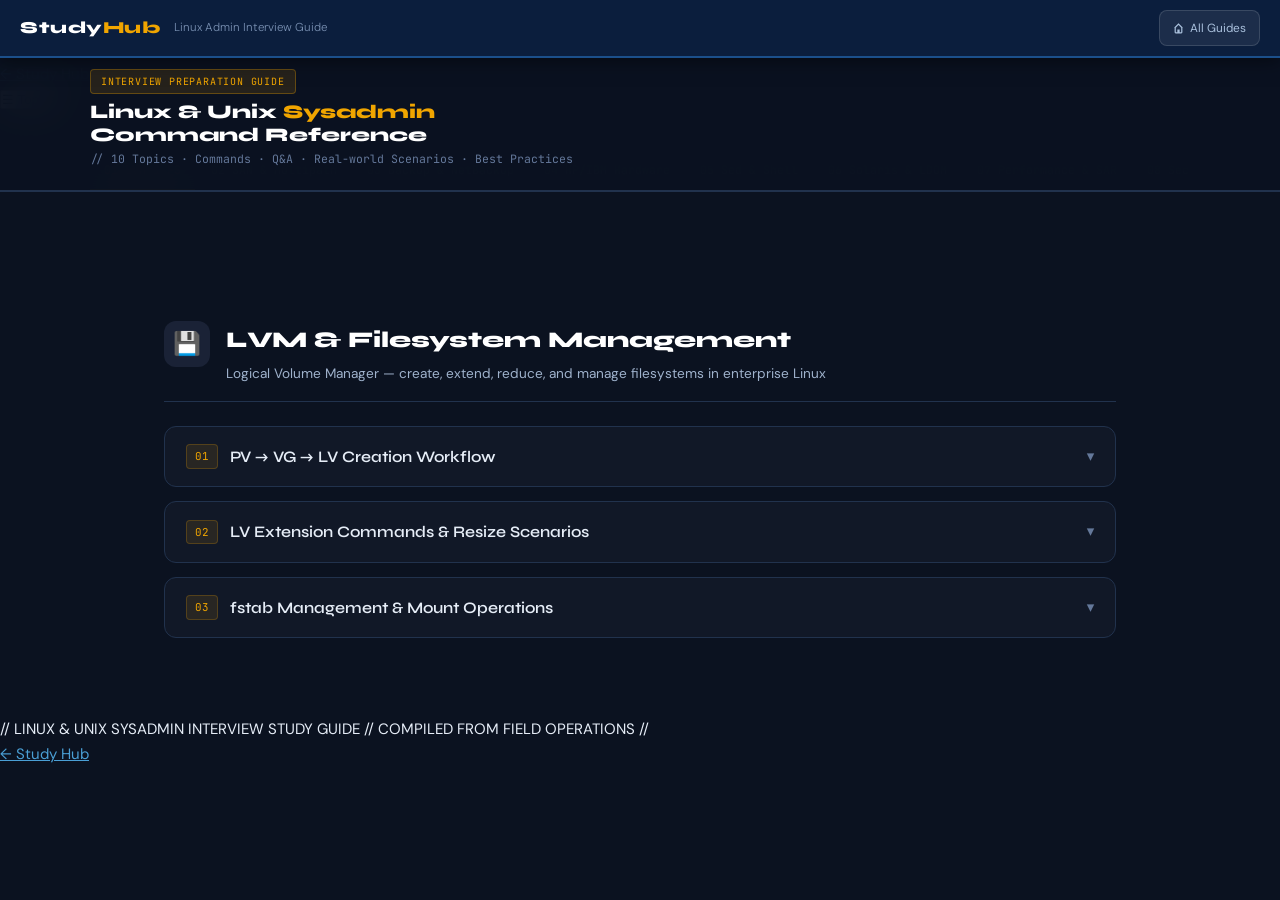
<file: Linux Admin Interview StudyGuide.html>
<!DOCTYPE html><html lang="en"><head><meta charset="UTF-8"><meta name="viewport" content="width=device-width,initial-scale=1,viewport-fit=cover"><title>Linux Admin Interview Guide</title><link rel="preconnect" href="https://fonts.googleapis.com"><link rel="preconnect" href="https://fonts.gstatic.com" crossorigin><link href="https://fonts.googleapis.com/css2?family=JetBrains+Mono:wght@400;600&family=Syne:wght@600;700;800&family=DM+Sans:ital,wght@0,300;0,400;0,500;1,400&display=swap" rel="stylesheet"><style>
:root{
  --bg:#0B1220;--surface:#111827;--surface2:#1A2236;--surface3:#1F2D45;
  --border:#21324D;--border2:#2E4A72;
  --navy:#0B1E3D;--blue:#1B4F8A;--mid:#2E6CC7;--sky:#4A9FD5;--teal:#00929F;
  --accent:#F0A500;--green:#10B981;--red:#EF4444;--purple:#8B5CF6;
  --text:#E6EDF7;--text2:#9FB2CC;--text3:#64789A;
  --code-bg:#070D1A;--code-fg:#7FD3FF;
  --fh:'Syne',sans-serif;--fb:'DM Sans',system-ui,sans-serif;--fm:'JetBrains Mono',monospace;
  --tb:58px;--sbw:264px;--r:12px;
}
*{box-sizing:border-box;margin:0;padding:0}
html{scroll-behavior:smooth;-webkit-tap-highlight-color:transparent}
body{background:var(--bg);color:var(--text);font-family:var(--fb);font-size:15px;line-height:1.7;min-height:100vh;overflow-x:hidden}
h1,h2,h3,h4,h5,h6{font-family:var(--fh);line-height:1.2}
h1{font-size:clamp(1.5rem,4vw,2.3rem);font-weight:800;color:#fff}
h2{font-size:clamp(1.1rem,3vw,1.35rem);font-weight:700;color:var(--sky);margin:1.4rem 0 .6rem}
h3{font-size:1.02rem;font-weight:600;color:var(--teal);margin:1.1rem 0 .4rem}
h4{font-size:.8rem;font-weight:600;color:var(--text3);text-transform:uppercase;letter-spacing:.06em;margin:.9rem 0 .3rem}
p{color:var(--text2);margin-bottom:.7rem}
li{color:var(--text2);font-size:.93rem;margin-bottom:.25rem}
ul,ol{padding-left:1.35rem;margin-bottom:.7rem}
li::marker{color:var(--sky)}
a{color:var(--sky)}a:hover{color:var(--accent)}
strong{color:var(--text)}
::selection{background:var(--blue);color:#fff}
::-webkit-scrollbar{width:6px;height:6px}
::-webkit-scrollbar-track{background:transparent}
::-webkit-scrollbar-thumb{background:var(--border2);border-radius:3px}

/* ---- TOPBAR ---- */
#shub-topbar{position:fixed;top:0;left:0;right:0;z-index:9000;height:var(--tb);
  background:var(--navy);display:flex;align-items:center;gap:14px;padding:0 20px;
  border-bottom:2px solid var(--blue);box-shadow:0 2px 18px rgba(0,0,0,.5)}
.shub-logo{font-family:var(--fh);font-weight:800;font-size:1.05rem;color:#fff;text-decoration:none;letter-spacing:.03em;white-space:nowrap}
.shub-logo span{color:var(--accent)}
.shub-title{font-size:.72rem;color:#7C93B5;font-weight:300;white-space:nowrap;overflow:hidden;text-overflow:ellipsis;max-width:50vw}
.shub-spacer{flex:1}
.shub-home{display:flex;align-items:center;gap:6px;padding:7px 13px;border-radius:8px;
  background:rgba(255,255,255,.07);border:1px solid rgba(255,255,255,.13);color:#A9C0DC;
  font-size:.74rem;text-decoration:none;white-space:nowrap;transition:.15s}
.shub-home:hover{background:rgba(255,255,255,.14);color:#fff}
#shub-prog{position:fixed;top:var(--tb);left:0;height:3px;width:0;z-index:8999;
  background:linear-gradient(90deg,var(--accent),var(--sky));transition:width .08s linear;pointer-events:none}
#shub-btt{position:fixed;bottom:24px;right:20px;width:44px;height:44px;border:none;border-radius:50%;
  background:var(--blue);color:#fff;font-size:1.15rem;cursor:pointer;z-index:8998;opacity:0;pointer-events:none;
  display:flex;align-items:center;justify-content:center;box-shadow:0 6px 18px rgba(27,79,138,.5);transition:.2s}
#shub-btt.vis{opacity:1;pointer-events:auto}
#shub-btt:hover{background:var(--mid);transform:translateY(-2px)}

/* ---- MOBILE DRAWER ---- */
#shub-ov{display:none;position:fixed;inset:0;background:rgba(0,0,0,.78);z-index:8900}
#shub-ov.on{display:block}
#shub-dr{position:fixed;top:0;left:0;bottom:0;width:min(290px,86vw);background:var(--navy);
  border-right:1px solid var(--border2);z-index:8950;display:flex;flex-direction:column;
  transform:translateX(-100%);transition:transform .26s cubic-bezier(.4,0,.2,1)}
#shub-dr.on{transform:translateX(0)}
#shub-dr-h{display:flex;align-items:center;justify-content:space-between;padding:14px 16px;
  border-bottom:1px solid var(--border);background:rgba(255,255,255,.03)}
#shub-dr-h span{font-family:var(--fm);font-size:.66rem;font-weight:700;letter-spacing:.13em;text-transform:uppercase;color:var(--text3)}
#shub-dr-x{width:30px;height:30px;border-radius:7px;border:1px solid var(--border);background:rgba(255,255,255,.06);color:var(--text2);font-size:14px;cursor:pointer}
#shub-dr-back{display:flex;align-items:center;gap:8px;padding:11px 16px;color:var(--accent);
  text-decoration:none;font-size:.8rem;font-weight:600;border-bottom:1px solid var(--border);background:rgba(240,165,0,.04)}
#shub-dr-list{flex:1;overflow-y:auto;padding:4px 0 60px;-webkit-overflow-scrolling:touch}
.shub-dl-sec{padding:11px 16px 3px;font-family:var(--fm);font-size:.56rem;font-weight:700;letter-spacing:.13em;text-transform:uppercase;color:var(--text3)}
.shub-dl-i{display:flex;align-items:center;gap:9px;width:100%;padding:11px 16px;border:none;border-left:3px solid transparent;
  background:transparent;text-align:left;color:var(--text2);font-family:var(--fb);font-size:.85rem;cursor:pointer;line-height:1.3}
.shub-dl-i:active{background:rgba(255,255,255,.05)}
.shub-dl-i.cur{background:rgba(240,165,0,.08);color:var(--accent);border-left-color:var(--accent);font-weight:600}
.shub-dl-n{font-family:var(--fm);font-size:.6rem;color:var(--accent);background:rgba(240,165,0,.12);border-radius:4px;padding:1px 6px;min-width:24px;text-align:center}
#shub-fab{position:fixed;bottom:20px;right:16px;z-index:8800;display:none;align-items:center;gap:7px;
  background:var(--accent);color:#0B1220;border:none;border-radius:50px;padding:13px 22px;
  font-family:var(--fh);font-weight:700;font-size:.84rem;cursor:pointer;box-shadow:0 6px 22px rgba(240,165,0,.45)}
#shub-fab:active{transform:scale(.96)}

/* ---- UNIVERSAL CONTENT COMPONENTS ---- */
pre,.code-block,.cmd-block{background:var(--code-bg);border:1px solid var(--border);border-left:3px solid var(--sky);
  border-radius:8px;padding:1rem 1.1rem;font-family:var(--fm);font-size:13px;color:var(--code-fg);
  overflow-x:auto;line-height:1.6;margin:.7rem 0 1.2rem;white-space:pre;-webkit-overflow-scrolling:touch}
:not(pre)>code{font-family:var(--fm);font-size:.82em;background:rgba(74,159,213,.12);color:var(--sky);padding:1px 6px;border-radius:4px}
table{width:100%;border-collapse:collapse;margin:.7rem 0 1.3rem;border-radius:var(--r);overflow:hidden;font-size:.85rem;box-shadow:0 1px 8px rgba(0,0,0,.25)}
thead tr{background:var(--blue)}
th{padding:.65rem .9rem;color:#fff;font-family:var(--fh);font-weight:600;text-align:left;font-size:.76rem;letter-spacing:.02em;white-space:nowrap}
tbody tr:nth-child(odd){background:var(--surface)}
tbody tr:nth-child(even){background:var(--surface2)}
td{padding:.55rem .9rem;color:var(--text2);vertical-align:top;line-height:1.5;border-top:1px solid var(--border)}
.tbl-wrap{overflow-x:auto;-webkit-overflow-scrolling:touch;margin:.7rem 0 1.3rem;border-radius:var(--r)}
.tbl-wrap table{margin:0}
.note,.info-box,.callout,.tip{background:rgba(74,159,213,.07);border:1px solid rgba(74,159,213,.2);border-left:3px solid var(--sky);
  border-radius:var(--r);padding:.85rem 1rem;margin:.7rem 0 1.2rem;font-size:14px;color:var(--text2)}
.warn-box,.warning{background:rgba(240,165,0,.07);border:1px solid rgba(240,165,0,.2);border-left:3px solid var(--accent);
  border-radius:var(--r);padding:.85rem 1rem;margin:.7rem 0 1.2rem;font-size:14px;color:var(--text2)}
.warn-box strong,.warning strong{color:var(--accent)}
.note strong,.info-box strong{color:var(--sky)}
.card{background:var(--surface);border:1px solid var(--border);border-radius:var(--r);padding:16px 20px;margin-bottom:14px}
.card-title{font-family:var(--fh);font-size:.92rem;font-weight:700;color:#fff;margin-bottom:8px}
.card-grid{display:grid;grid-template-columns:1fr 1fr;gap:1rem;margin:1rem 0}
.badge{display:inline-block;background:rgba(240,165,0,.12);border:1px solid rgba(240,165,0,.3);color:var(--accent);
  font-family:var(--fm);font-size:10px;letter-spacing:.08em;text-transform:uppercase;padding:3px 10px;border-radius:4px}
.divider{height:1px;background:var(--border);margin:1.25rem 0}

/* ===== PAGE ===== */

/* Linux: .header(fixed) + .toc(tabs) + .main(block) > .section */
.header{position:fixed;top:var(--tb);left:0;right:0;z-index:800;background:rgba(11,18,32,.97);
  backdrop-filter:blur(18px);border-bottom:1px solid var(--border);padding:10px 20px}
.header-inner{max-width:1100px;margin:0 auto}
.header .badge{margin-bottom:6px}
.header h1{font-size:1.2rem}.header h1 span{color:var(--accent)}
.subtitle{font-family:var(--fm);font-size:.72rem;color:var(--text3);margin-top:3px}
.toc{position:fixed;top:calc(var(--tb) + 92px);left:0;right:0;z-index:780;background:var(--surface);
  border-bottom:1px solid var(--border)}
.toc-inner{display:flex;gap:2px;overflow-x:auto;max-width:1100px;margin:0 auto;scrollbar-width:none}
.toc-inner::-webkit-scrollbar{display:none}
.toc-btn{background:none;border:none;border-bottom:2px solid transparent;color:var(--text3);font-family:var(--fm);
  font-size:.72rem;padding:12px 14px;cursor:pointer;white-space:nowrap;transition:.15s}
.toc-btn:hover{color:var(--text)}
.toc-btn.active{color:var(--accent);border-bottom-color:var(--accent)}
.main{max-width:1000px;margin:0 auto;padding:calc(var(--tb) + 150px) 1.5rem 4rem}
.section{display:none}.section.active{display:block;animation:fade .25s ease}
.section-header{display:flex;align-items:flex-start;gap:1rem;margin-bottom:1.5rem;padding-bottom:1rem;border-bottom:1px solid var(--border)}
.section-icon{width:46px;height:46px;border-radius:12px;background:var(--surface2);display:flex;align-items:center;justify-content:center;font-size:1.4rem;flex-shrink:0}
.section-title{font-family:var(--fh);font-weight:800;font-size:1.4rem;color:#fff}
.section-desc{font-size:.85rem;color:var(--text2);margin-top:3px}
.topic-card{background:var(--surface);border:1px solid var(--border);border-radius:var(--r);margin-bottom:.9rem;overflow:hidden;transition:.15s}
.topic-card:hover{border-color:var(--border2)}
.topic-header{display:flex;align-items:center;justify-content:space-between;gap:12px;padding:1rem 1.3rem;cursor:pointer;user-select:none}
.topic-header:hover{background:rgba(255,255,255,.02)}
.topic-title-row{display:flex;align-items:center;gap:12px;flex:1}
.topic-num{font-family:var(--fm);font-size:.68rem;color:var(--accent);background:rgba(240,165,0,.1);border:1px solid rgba(240,165,0,.22);padding:2px 8px;border-radius:4px;flex-shrink:0}
.topic-title{font-family:var(--fh);font-size:1rem;font-weight:600;color:var(--text)}
.topic-card .chevron{color:var(--text3);transition:transform .22s;flex-shrink:0}
.topic-card.open .chevron{transform:rotate(180deg)}
.topic-body{display:none;padding:0 1.3rem 1.3rem;border-top:1px solid var(--border)}
.topic-card.open .topic-body{display:block}
.qa-item{background:var(--surface2);border:1px solid var(--border);border-radius:8px;margin:10px 0;overflow:hidden}
.qa-q{display:flex;gap:10px;align-items:flex-start;padding:.85rem 1rem;cursor:pointer}
.qa-q:hover{background:rgba(255,255,255,.02)}
.q-badge{font-family:var(--fm);font-size:10px;font-weight:700;background:rgba(74,159,213,.12);color:var(--sky);border:1px solid rgba(74,159,213,.22);padding:2px 6px;border-radius:3px;flex-shrink:0;margin-top:2px}
.q-text{font-family:var(--fh);font-weight:600;color:var(--text);font-size:.95rem;line-height:1.4}
.qa-a{display:none;padding:.85rem 1rem 1rem 2.7rem;border-top:1px solid var(--border);background:rgba(0,0,0,.15)}
.qa-item.open .qa-a{display:block}
.a-badge{font-family:var(--fm);font-size:10px;font-weight:700;color:var(--accent);margin-bottom:6px;display:block}
@keyframes fade{from{opacity:0;transform:translateY(6px)}to{opacity:1}}


/* ============ MOBILE (<=767) ============ */
@media(max-width:767px){
  :root{--tb:50px}
  #shub-topbar{height:var(--tb);padding:0 12px;gap:8px}
  #shub-topbar .shub-title{display:none}
  .shub-home span{display:none}.shub-home{padding:7px 9px}
  #shub-prog{top:var(--tb)}
  #shub-fab{display:flex}
  #shub-btt{bottom:84px;right:13px;width:40px;height:40px}
  /* hide any page-native fixed header/sidebar; our chrome takes over */
  .__pageheader{display:none!important}
  .__sidebar{display:none!important}
  .__wrap{display:block!important;padding-top:var(--tb)!important;height:auto!important;min-height:auto!important}
  .__content{display:block!important;width:100%!important;max-width:100vw!important;
    margin:0!important;padding:16px 15px 120px!important;height:auto!important;overflow:visible!important;flex:none!important}
  .__tabs{position:sticky!important;top:var(--tb)!important;z-index:700!important;overflow-x:auto!important;
    flex-wrap:nowrap!important;white-space:nowrap!important;-webkit-overflow-scrolling:touch!important}
  .__tabs::-webkit-scrollbar{display:none}
  h1{font-size:clamp(1.3rem,6vw,1.7rem)!important}
  h2{font-size:clamp(1rem,4.5vw,1.18rem)!important}
  pre,.code-block,.cmd-block{font-size:12px!important;padding:11px 12px!important}
  table{display:block;overflow-x:auto;font-size:.8rem}
  .card-grid{grid-template-columns:1fr!important}
  img,svg,video,iframe{max-width:100%!important;height:auto}
}
@media(max-width:380px){
  .shub-home{display:none}
  #shub-fab{padding:11px 17px;font-size:.8rem}
}
@media print{
  #shub-topbar,#shub-prog,#shub-btt,#shub-ov,#shub-dr,#shub-fab,.__sidebar,.__tabs{display:none!important}
  .__wrap{padding-top:0!important;display:block!important}
  .__content{padding:0!important;max-width:100%!important}
  body{background:#fff!important;color:#000!important}
  h1,h2,h3{color:#000!important}
}
</style></head><body><div id="shub-topbar"><a class="shub-logo" href="index.html">Study<span>Hub</span></a><span class="shub-title">Linux Admin Interview Guide</span><div class="shub-spacer"></div><a class="shub-home" href="index.html"><svg width="11" height="11" viewBox="0 0 20 20" fill="none" stroke="currentColor" stroke-width="2.2"><path d="M3 9l7-7 7 7M4 8v9a1 1 0 001 1h4v-5h2v5h4a1 1 0 001-1V8"/></svg><span>All Guides</span></a></div><div id="shub-prog"></div><button id="shub-btt" title="Top">&#8593;</button><div id="shub-ov"></div><nav id="shub-dr"><div id="shub-dr-h"><span>Contents</span><button id="shub-dr-x">&#10005;</button></div><a id="shub-dr-back" href="index.html">&#8592; Study Hub</a><div id="shub-dr-list"></div></nav><button id="shub-fab">&#9776; Topics</button><script>(function(){var pr=document.getElementById("shub-prog"),bt=document.getElementById("shub-btt");addEventListener("scroll",function(){var h=document.documentElement,s=h.scrollTop||document.body.scrollTop,m=(h.scrollHeight||document.body.scrollHeight)-h.clientHeight;if(pr)pr.style.width=(m>0?Math.min(s/m*100,100):0)+"%";if(bt)bt.classList.toggle("vis",s>280);},{passive:true});if(bt)bt.onclick=function(){scrollTo({top:0,behavior:"smooth"});};if(innerWidth>767)return;var ov=document.getElementById("shub-ov"),dr=document.getElementById("shub-dr"),x=document.getElementById("shub-dr-x"),fab=document.getElementById("shub-fab"),L=document.getElementById("shub-dr-list");function op(){dr.classList.add("on");ov.classList.add("on");document.body.style.overflow="hidden";fab.innerHTML="&#10005; Close";}function cl(){dr.classList.remove("on");ov.classList.remove("on");document.body.style.overflow="";fab.innerHTML="&#9776; Topics";}fab.onclick=function(){dr.classList.contains("on")?cl():op();};x.onclick=cl;ov.onclick=cl;addEventListener("keydown",function(e){if(e.key==="Escape")cl();});var built=false;function build(){if(built)return;var items=document.querySelectorAll('.toc .toc-btn');if(!items.length)return;built=true;L.innerHTML="";items.forEach(function(o){var b=document.createElement("button");b.className="shub-dl-i";var n=o.querySelector(".num,.sidebar-count");var nt=n?n.textContent.trim():"";var lb=o.textContent.replace(nt,"").trim();if(!lb)return;if(nt){var s=document.createElement("span");s.className="shub-dl-n";s.textContent=nt;b.appendChild(s);}b.appendChild(document.createTextNode(lb));b.onclick=function(){o.click();setTimeout(cl,160);};L.appendChild(b);});}function init(){build();if(!built){var n=0,t=setInterval(function(){build();if(built||++n>50)clearInterval(t);},100);}}document.readyState==="loading"?addEventListener("DOMContentLoaded",function(){setTimeout(init,250);}):setTimeout(init,250);})();</script>
<a class="shub-home" href="index.html">
    <svg width="11" height="11" viewBox="0 0 20 20" fill="none" stroke="currentColor" stroke-width="2.2"><path d="M3 9l7-7 7 7M4 8v9a1 1 0 001 1h4v-5h2v5h4a1 1 0 001-1V8"/></svg>
    <span>All Guides</span>
  </a>
</div>


<div id="shub-drawer-ov"></div>
<nav id="shub-drawer">
  <div id="shub-drawer-head"><span>Contents</span><button id="shub-drawer-close">&#10005;</button></div>
  <a id="shub-drawer-back" href="index.html">&#8592; Study Hub</a>
  <div id="shub-drawer-list"></div>
</nav>
<button id="shub-topics-fab">&#9776; Topics</button>


<div class="header __pageheader">
  <div class="header-inner">
    <div class="badge">Interview Preparation Guide</div>
    <h1>Linux & Unix <span>Sysadmin</span><br>Command Reference</h1>
    <p class="subtitle">// 10 Topics · Commands · Q&amp;A · Real-world Scenarios · Best Practices</p>
  </div>
</div>

<nav class="toc __tabs">
  <div class="toc-inner">
    <button class="toc-btn active" onclick="showSection('s1',this)">01 LVM &amp; FS</button>
    <button class="toc-btn" onclick="showSection('s2',this)">02 SAN &amp; Multipath</button>
    <button class="toc-btn" onclick="showSection('s3',this)">03 Backup &amp; NetBackup</button>
    <button class="toc-btn" onclick="showSection('s4',this)">04 HP/IBM Hardware</button>
    <button class="toc-btn" onclick="showSection('s5',this)">05 Sed &amp; Shell</button>
    <button class="toc-btn" onclick="showSection('s6',this)">06 Solaris &amp; LDOM</button>
    <button class="toc-btn" onclick="showSection('s7',this)">07 Performance &amp; SAR</button>
    <button class="toc-btn" onclick="showSection('s8',this)">08 Security &amp; PAM</button>
    <button class="toc-btn" onclick="showSection('s9',this)">09 SSH &amp; Keytabs</button>
    <button class="toc-btn" onclick="showSection('s10',this)">10 Kernel &amp; System</button>
  </div>
</nav>

<div class="main __wrap __content">

<!-- ==================== SECTION 1: LVM & FS ==================== -->
<div id="s1" class="section s1 active">
  <div class="section-header">
    <div class="section-icon">💾</div>
    <div>
      <div class="section-title">LVM &amp; Filesystem Management</div>
      <div class="section-desc">Logical Volume Manager — create, extend, reduce, and manage filesystems in enterprise Linux</div>
    </div>
  </div>

  <!-- Topic 1 -->
  <div class="topic-card" id="lvm1">
    <div class="topic-header" onclick="toggleCard('lvm1')">
      <div class="topic-title-row">
        <span class="topic-num">01</span>
        <span class="topic-title">PV → VG → LV Creation Workflow</span>
      </div>
      <span class="chevron">▾</span>
    </div>
    <div class="topic-body">
      <p class="body-text">The fundamental LVM hierarchy: Physical Volumes (PV) → Volume Groups (VG) → Logical Volumes (LV). Always follow this sequence when provisioning new storage.</p>
      <div class="cmd-label">Step-by-step commands</div>
      <div class="cmd-block"><span class="comment"># Step 1: Identify available disks</span>
fdisk -l | grep -i sd

<span class="comment"># Step 2: Create Physical Volumes</span>
pvcreate /dev/sdb
pvcreate /dev/sdc /dev/sdd /dev/sde
pvs                        <span class="comment"># verify</span>

<span class="comment"># Step 3: Create Volume Groups</span>
vgcreate datavg /dev/sdb
vgcreate nnvg   /dev/sdc
vgcreate jnvg   /dev/sdd
vgcreate zkvg   /dev/sde
vgs                        <span class="comment"># verify</span>

<span class="comment"># Step 4: Create Logical Volumes</span>
lvcreate -n data1  -L 500G  jnvg
lvcreate -n zk     -L 250G  zkvg
lvcreate -n log    -L 1000G datavg

<span class="comment"># Step 5: Format (mkfs)</span>
mkfs.ext4 /dev/mapper/datavg-log
mkfs.ext4 /dev/mapper/jnvg-data1

<span class="comment"># Step 6: Update /etc/fstab</span>
echo "/dev/mapper/datavg-log  /var/log  ext4  defaults  1 2" >> /etc/fstab

<span class="comment"># Step 7: Mount</span>
mkdir -p /var/log
mount -a
df -kh</div>
      <div class="qa-block">
        <div class="qa-item" id="q-lvm1a">
          <div class="qa-q" onclick="toggleQA('q-lvm1a')"><span class="q-badge">Q</span><span class="q-text">What is the difference between PV, VG, and LV?</span></div>
          <div class="qa-a"><span class="a-badge">▸ ANSWER</span><p><strong>PV (Physical Volume)</strong> — a raw disk or partition initialized for LVM use (e.g., <code>/dev/sdb</code>). It's the building block. <strong>VG (Volume Group)</strong> — a pool formed by combining one or more PVs. Think of it as a logical disk. <strong>LV (Logical Volume)</strong> — a slice carved from a VG, equivalent to a partition. It's what you format and mount. The key advantage: LVs can be resized, spanned across disks, and snapshotted without downtime.</p></div>
        </div>
        <div class="qa-item" id="q-lvm1b">
          <div class="qa-q" onclick="toggleQA('q-lvm1b')"><span class="q-badge">Q</span><span class="q-text">How do you extend an LV that has no free VG space?</span></div>
          <div class="qa-a"><span class="a-badge">▸ ANSWER</span><p>First, expand the VG by adding a new PV: <code>pvcreate /dev/sde</code> then <code>vgextend datavg /dev/sde</code>. After that, <code>lvextend -L +200G /dev/mapper/datavg-log -r</code> (the <code>-r</code> flag resizes the filesystem automatically). For virtual disks, rescan first: <code>echo 1 > /sys/class/block/sdc/device/rescan</code> then <code>pvresize /dev/sdc</code>.</p></div>
        </div>
        <div class="qa-item" id="q-lvm1c">
          <div class="qa-q" onclick="toggleQA('q-lvm1c')"><span class="q-badge">Q</span><span class="q-text">How do you safely reduce (shrink) a Logical Volume?</span></div>
          <div class="qa-a"><span class="a-badge">▸ ANSWER</span>
            <p>LV shrinking is risky — must shrink filesystem BEFORE reducing LV size, never the other way:</p>
            <ol class="step-list">
              <li><span class="step-n">1</span>Unmount: <code>umount /home</code></li>
              <li><span class="step-n">2</span>Check filesystem: <code>e2fsck -f /dev/mapper/vg-LogVol00</code></li>
              <li><span class="step-n">3</span>Shrink FS first: <code>resize2fs /dev/mapper/vg-LogVol00 10G</code></li>
              <li><span class="step-n">4</span>Reduce LV: <code>lvreduce -L 10G /dev/mapper/vg-LogVol00</code></li>
              <li><span class="step-n">5</span>Re-check FS: <code>e2fsck -f /dev/mapper/vg-LogVol00</code></li>
              <li><span class="step-n">6</span>Remount: <code>mount /home</code></li>
            </ol>
          </div>
        </div>
        <div class="qa-item" id="q-lvm1d">
          <div class="qa-q" onclick="toggleQA('q-lvm1d')"><span class="q-badge">Q</span><span class="q-text">What causes "LV is in Use" error during lvremove and how to fix it?</span></div>
          <div class="qa-a"><span class="a-badge">▸ ANSWER</span><p>This happens when a process holds the LV open. Fix: <code>dmsetup info -c | grep &lt;lvname&gt;</code> to get the major:minor numbers, then <code>lsof | grep "253,9"</code> to find the PID, then <code>kill -9 &lt;PID&gt;</code>, and retry <code>lvremove</code>. Also check if it's mounted: <code>umount -l /mountpoint</code> before removing.</p></div>
        </div>
      </div>
    </div>
  </div>

  <!-- Topic 2 -->
  <div class="topic-card" id="lvm2">
    <div class="topic-header" onclick="toggleCard('lvm2')">
      <div class="topic-title-row">
        <span class="topic-num">02</span>
        <span class="topic-title">LV Extension Commands &amp; Resize Scenarios</span>
      </div>
      <span class="chevron">▾</span>
    </div>
    <div class="topic-body">
      <div class="cmd-block"><span class="comment"># Extend by adding size, auto-resize FS (-r)</span>
lvextend -L +100G /dev/mapper/datavg-lib -r
lvextend -L +500G /dev/mapper/vg_splunk-lv_splunk -r
lvextend -L +3.1T /dev/mapper/oravg-lvoraoltp001 -r

<span class="comment"># LV extend by expanding virtual disk size first</span>
echo 1 > /sys/class/block/sdc/device/rescan
pvresize /dev/sdd
vgs
lvextend -L +200G /dev/mapper/nfsvg-nfslv -r

<span class="comment"># Swap resize procedure</span>
swapoff /dev/mapper/rootvg-lv_swap
lvresize -L 16G /dev/mapper/rootvg-lv_swap
mkswap /dev/mapper/rootvg-lv_swap
swapon -a
free -h</div>
      <div class="qa-block">
        <div class="qa-item" id="q-lvm2a">
          <div class="qa-q" onclick="toggleQA('q-lvm2a')"><span class="q-badge">Q</span><span class="q-text">What does the -r flag do in lvextend?</span></div>
          <div class="qa-a"><span class="a-badge">▸ ANSWER</span><p>The <code>-r</code> flag tells <code>lvextend</code> to also resize the filesystem automatically after extending the LV. Without it, you'd have to run <code>resize2fs /dev/mapper/vg-lv</code> manually. It internally calls the appropriate resize tool based on the filesystem type (resize2fs for ext4, xfs_growfs for XFS, etc.).</p></div>
        </div>
        <div class="qa-item" id="q-lvm2b">
          <div class="qa-q" onclick="toggleQA('q-lvm2b')"><span class="q-badge">Q</span><span class="q-text">How do you increase swap space on an existing LVM partition?</span></div>
          <div class="qa-a"><span class="a-badge">▸ ANSWER</span><p>1. <code>swapoff /dev/mapper/rootvg-lv_swap</code> — disable swap. 2. <code>lvresize -L 16G /dev/mapper/rootvg-lv_swap</code> — resize LV. 3. <code>mkswap /dev/mapper/rootvg-lv_swap</code> — re-initialize swap. 4. <code>swapon -a</code> — re-enable. 5. Verify with <code>free -h</code> and <code>cat /proc/swaps</code>. Note: mkswap wipes old swap signature — data is lost, so swap should be empty before this.</p></div>
        </div>
        <div class="qa-item" id="q-lvm2c">
          <div class="qa-q" onclick="toggleQA('q-lvm2c')"><span class="q-badge">Q</span><span class="q-text">How do you move a home directory to a new LVM partition?</span></div>
          <div class="qa-a"><span class="a-badge">▸ ANSWER</span><p>1. Create new LV: <code>lvcreate -n qlikhomelv -L 10G qlikvg</code>. 2. Format: <code>mkfs.ext4 /dev/mapper/qlikvg-qlikhomelv</code>. 3. Mount to temp: <code>mount /dev/mapper/qlikvg-qlikhomelv /mnt</code>. 4. Copy data: <code>cd /home/user; tar -cf /mnt/home.tar *</code>. 5. Backup original dir: <code>mv /home/user /home/user_bkp</code>. 6. Create new dir: <code>mkdir /home/user</code>. 7. Extract: <code>cd /mnt; tar -xf home.tar</code>. 8. Add fstab entry, mount -a, set correct ownership/permissions with chown/chmod.</p></div>
        </div>
      </div>
    </div>
  </div>

  <!-- Topic 3 -->
  <div class="topic-card" id="lvm3">
    <div class="topic-header" onclick="toggleCard('lvm3')">
      <div class="topic-title-row">
        <span class="topic-num">03</span>
        <span class="topic-title">fstab Management &amp; Mount Operations</span>
      </div>
      <span class="chevron">▾</span>
    </div>
    <div class="topic-body">
      <div class="cmd-block"><span class="comment"># Always backup fstab before changes</span>
cp -rp /etc/fstab /etc/fstab_bkp-`date +%Y%m%d`

<span class="comment"># Add entries</span>
echo "/dev/mapper/datavg-log  /var/log  ext4  defaults  1 2" >> /etc/fstab

<span class="comment"># Comment out entries (disable mount)</span>
sed -i '/data/s/^#*/#/g' /etc/fstab

<span class="comment"># Add ACL support to a mount</span>
sed -i '/Cloudera/ s/defaults/defaults,acl/' /etc/fstab
mount -o remount,acl /opt/Cloudera

<span class="comment"># Test without reboot</span>
mount -a
df -kh</div>
      <div class="qa-block">
        <div class="qa-item" id="q-lvm3a">
          <div class="qa-q" onclick="toggleQA('q-lvm3a')"><span class="q-badge">Q</span><span class="q-text">What do the last two numbers in an fstab entry mean?</span></div>
          <div class="qa-a"><span class="a-badge">▸ ANSWER</span><p>The 5th field (dump) — 0 means no backup with <code>dump</code> utility, 1 means yes. The 6th field (pass) — controls <code>fsck</code> order at boot: 0 = skip, 1 = check first (root only), 2 = check after root. Never use 1 for non-root filesystems. Best practice: root = 1, data partitions = 2, tmpfs/NFS = 0 0.</p></div>
        </div>
        <div class="qa-item" id="q-lvm3b">
          <div class="qa-q" onclick="toggleQA('q-lvm3b')"><span class="q-badge">Q</span><span class="q-text">If an inactive VG is not detected, how do you activate it?</span></div>
          <div class="qa-a"><span class="a-badge">▸ ANSWER</span><p>Run <code>lvscan</code> to see the status. If an LV shows as inactive, activate with <code>vgchange -ay /dev/datavgc</code>. This is common after disk replacements or importing VGs from other systems. After activation, <code>mount -a</code> to remount filesystems.</p></div>
        </div>
      </div>
    </div>
  </div>
</div>

<!-- ==================== SECTION 2: SAN & Multipath ==================== -->
<div id="s2" class="section s2">
  <div class="section-header">
    <div class="section-icon">🔌</div>
    <div>
      <div class="section-title">SAN &amp; Multipath Storage</div>
      <div class="section-desc">Storage Area Network management, multipath I/O, FC HBAs, and disk migration procedures</div>
    </div>
  </div>

  <div class="topic-card" id="san1">
    <div class="topic-header" onclick="toggleCard('san1')">
      <div class="topic-title-row"><span class="topic-num">01</span><span class="topic-title">SAN Pre/Post Check Commands</span></div>
      <span class="chevron">▾</span>
    </div>
    <div class="topic-body">
      <div class="cmd-block"><span class="comment"># Pre-migration checks</span>
date; cat /etc/redhat-release; uname -a
multipath -ll              <span class="comment"># show all multipath devices</span>
/etc/powermt display dev=all  <span class="comment"># EMC PowerPath status</span>
inq -sym_wwn               <span class="comment"># Symmetrix WWN inquiry</span>
cat /sys/class/fc_host/host*/port_state  <span class="comment"># FC HBA port states</span>
sanview                    <span class="comment"># SAN topology view</span>
vxdmpadm listctlr all      <span class="comment"># Veritas DMP controllers</span>

<span class="comment"># Orphan path check</span>
multipathd show paths | grep -i orphan

<span class="comment"># Remove failed/orphan paths</span>
multipath -ll | grep -i fail | awk '{print $3}' | \
  while read i; do echo 1 > /sys/block/$i/device/delete; done

<span class="comment"># Scan for new SCSI devices</span>
for i in /sys/class/scsi_host/*; do echo "- - -" > $i/scan; done
ls /sys/class/scsi_host/ | while read host; do
  echo "- - -" > /sys/class/scsi_host/$host/scan
done</div>
      <div class="qa-block">
        <div class="qa-item" id="q-san1a">
          <div class="qa-q" onclick="toggleQA('q-san1a')"><span class="q-badge">Q</span><span class="q-text">What is multipath I/O and why is it used in enterprise environments?</span></div>
          <div class="qa-a"><span class="a-badge">▸ ANSWER</span><p>Multipath I/O (MPIO) allows a server to access storage through multiple physical paths (HBA ports, switches, storage ports) simultaneously. Benefits: (1) <strong>High Availability</strong> — if one path fails, I/O continues through other paths. (2) <strong>Load Balancing</strong> — I/O distributed across paths improves throughput. (3) <strong>Non-disruptive maintenance</strong> — can replace failed paths without downtime. The OS sees one device even though multiple physical paths exist.</p></div>
        </div>
        <div class="qa-item" id="q-san1b">
          <div class="qa-q" onclick="toggleQA('q-san1b')"><span class="q-badge">Q</span><span class="q-text">How do you handle orphan paths in multipath?</span></div>
          <div class="qa-a"><span class="a-badge">▸ ANSWER</span><p>Orphan paths are paths that don't belong to any multipath group. Fix: <code>multipathd show paths | grep -i orphan</code> to identify them, then for each orphan path, get the device name with <code>for i in `multipathd show paths format "%w;%i;%s;%t_%T" | grep undef | awk -F";" '{print $2}'`</code>, find the block device via <code>lsscsi</code>, then delete: <code>echo 1 > /sys/block/$fd/device/delete</code>. Then run <code>multipath -r</code> to reload and <code>service multipathd reload</code>.</p></div>
        </div>
        <div class="qa-item" id="q-san1c">
          <div class="qa-q" onclick="toggleQA('q-san1c')"><span class="q-badge">Q</span><span class="q-text">Walk through a SAN migration LV extension procedure.</span></div>
          <div class="qa-a"><span class="a-badge">▸ ANSWER</span>
            <ol class="step-list">
              <li><span class="step-n">1</span>Scan for new LUNs: <code>for i in /sys/class/scsi_host/*; do echo "- - -" > $i/scan; done</code></li>
              <li><span class="step-n">2</span>Verify new LUNs visible: <code>inq | grep -i &lt;LUNID&gt;</code></li>
              <li><span class="step-n">3</span>Check multipath: <code>multipath -ll | grep -i mpathlt</code></li>
              <li><span class="step-n">4</span>Create PV on new mpath device: <code>pvcreate /dev/mapper/mpathlr</code></li>
              <li><span class="step-n">5</span>Extend VG: <code>vgextend datavg /dev/mapper/mpathlr</code></li>
              <li><span class="step-n">6</span>Extend LV: <code>lvextend -L +200G /dev/mapper/datavg-data -r</code></li>
              <li><span class="step-n">7</span>Verify: <code>df -kh</code></li>
            </ol>
          </div>
        </div>
      </div>
    </div>
  </div>

  <div class="topic-card" id="san2">
    <div class="topic-header" onclick="toggleCard('san2')">
      <div class="topic-title-row"><span class="topic-num">02</span><span class="topic-title">FC HBA Troubleshooting &amp; Path Management</span></div>
      <span class="chevron">▾</span>
    </div>
    <div class="topic-body">
      <div class="cmd-block"><span class="comment"># Check FC port states</span>
cat /sys/class/fc_host/host*/port_state

<span class="comment"># Solaris FC HBA checks</span>
mpathadm list initiator-port
mpathadm list LU
luxadm -e port
fcinfo hba-port -l

<span class="comment"># AIX path management</span>
lspath | grep -i failed | grep -i fscsi12
chpath -s enabled -l hdisk69 -p fscsi1

<span class="comment"># PowerPath</span>
powermt display
powermt check force        <span class="comment"># Last resort to re-enable failed path</span>

<span class="comment"># SCSI ID check (Linux)</span>
ls -d /sys/block/sd*/device/scsi_device/*</div>
      <div class="qa-block">
        <div class="qa-item" id="q-san2a">
          <div class="qa-q" onclick="toggleQA('q-san2a')"><span class="q-badge">Q</span><span class="q-text">What is the difference between multipath and PowerPath?</span></div>
          <div class="qa-a"><span class="a-badge">▸ ANSWER</span><p><strong>device-mapper-multipath</strong> is the open-source Linux kernel solution, configured via <code>/etc/multipath.conf</code>. It's vendor-agnostic. <strong>EMC PowerPath</strong> is a vendor-specific commercial product from Dell EMC for EMC storage arrays. PowerPath offers advanced features like dynamic load balancing algorithms, better EMC integration, and automated failover. In interviews: know that <code>powermt display dev=all</code> shows PowerPath devices and <code>multipath -ll</code> shows dm-multipath devices.</p></div>
        </div>
      </div>
    </div>
  </div>
</div>

<!-- ==================== SECTION 3: Backup & NetBackup ==================== -->
<div id="s3" class="section s3">
  <div class="section-header">
    <div class="section-icon">🗄️</div>
    <div>
      <div class="section-title">Backup &amp; NetBackup (Veritas)</div>
      <div class="section-desc">NetBackup client troubleshooting, certificate management, and service control</div>
    </div>
  </div>

  <div class="topic-card" id="nb1">
    <div class="topic-header" onclick="toggleCard('nb1')">
      <div class="topic-title-row"><span class="topic-num">01</span><span class="topic-title">NetBackup Error 7641 — Certificate &amp; Host Cache Fix</span></div>
      <span class="chevron">▾</span>
    </div>
    <div class="topic-body">
      <div class="warn-box"><strong>⚠ Error 7641</strong> — SSL certificate / host cache mismatch. Follow these steps in sequence.</div>
      <div class="cmd-block"><span class="comment"># Step 1: Clear host cache</span>
/usr/openv/bin/bpclntcmd -clear_host_cache

<span class="comment"># Step 2: Stop and restart NB client services</span>
/usr/openv/netbackup/bin/goodies/netbackup stop
/opt/VRTSpbx/bin/vxpbx_exchanged stop
<span class="comment"># wait 2 minutes...</span>
/usr/openv/netbackup/bin/goodies/netbackup start
/opt/VRTSpbx/bin/vxpbx_exchanged start

<span class="comment"># Step 3: Run certificate script</span>
/usr/openv/support/scripts/get_nb_certs.sh

<span class="comment"># Step 4: Get certificate from master server</span>
/usr/openv/bin/nbcertcmd -getCertificate -host your_server -server crebm4600

<span class="comment"># Step 5: Display CA cert details</span>
/usr/openv/bin/nbcertcmd -displayCACertDetail -server crebm4600

<span class="comment"># Check running processes</span>
/usr/openv/netbackup/bin/bpps -x</div>
      <div class="qa-block">
        <div class="qa-item" id="q-nb1a">
          <div class="qa-q" onclick="toggleQA('q-nb1a')"><span class="q-badge">Q</span><span class="q-text">What causes NetBackup error 7641 and how do you resolve it?</span></div>
          <div class="qa-a"><span class="a-badge">▸ ANSWER</span><p>Error 7641 relates to host credential/certificate issues preventing client-master server communication. Common causes: expired certificates, stale host cache after server migration, or wrong master server configured. Resolution steps: (1) Clear host cache with <code>bpclntcmd -clear_host_cache</code>. (2) Restart all NetBackup and VxPBX services. (3) Run <code>get_nb_certs.sh</code> to regenerate certificates. (4) Use <code>nbcertcmd -getCertificate</code> to pull a fresh cert from the master server. Always verify services are up with <code>bpps -x</code> after resolution.</p></div>
        </div>
        <div class="qa-item" id="q-nb1b">
          <div class="qa-q" onclick="toggleQA('q-nb1b')"><span class="q-badge">Q</span><span class="q-text">What is bpps and how is it different from checking netbackup processes manually?</span></div>
          <div class="qa-a"><span class="a-badge">▸ ANSWER</span><p><code>bpps -x</code> is NetBackup's own process status tool that shows all NB-related daemons in a formatted output with process relationships. It's far more reliable than <code>ps -ef | grep netbackup</code> because it understands the NB process hierarchy and shows the state of each daemon specifically. The <code>-x</code> flag shows extended information including legacy client processes.</p></div>
        </div>
      </div>
    </div>
  </div>

  <div class="topic-card" id="nb2">
    <div class="topic-header" onclick="toggleCard('nb2')">
      <div class="topic-title-row"><span class="topic-num">02</span><span class="topic-title">Log Compression &amp; Archival (find + gzip/bzip2)</span></div>
      <span class="chevron">▾</span>
    </div>
    <div class="topic-body">
      <p class="body-text">A critical operational task — compressing old logs to reclaim disk space. The standard pattern uses <code>find</code> to identify, filter, and compress in a pipeline.</p>
      <div class="cmd-block"><span class="comment"># Compress files older than 31 days, excluding already compressed</span>
find /DAPlogs/Citi/Logs -mtime +31 -type f \
  | egrep -v "gz$|bz2$" \
  | xargs ls -lrt | awk '{print $9}' \
  | while read A; do bzip2 $A; done

<span class="comment"># gzip files older than 30 days in Tanium log dir</span>
find /opt/Tanium/TaniumClient/tmp -mtime +30 -type f \
  | egrep -v "gz$|bz2$" \
  | xargs ls -lrt | awk '{print $9}' \
  | while read A; do gzip $A; done

<span class="comment"># Compress nginx logs with date suffix</span>
ls -lrt nginx-*.log | awk '{print $NF}' \
  | xargs gzip -S -`date +"%Y%m%d"`.gz

<span class="comment"># Find and delete files older than 90 days</span>
find /tmp -type f -mtime +90 -exec rm {} \;

<span class="comment"># Check disk usage first</span>
du -sh * | sort -hr | head -n 20
find . -xdev -size +1000000c -exec ls -lh {} \; | sort -nrk 5 | head -15</div>
      <div class="qa-block">
        <div class="qa-item" id="q-nb2a">
          <div class="qa-q" onclick="toggleQA('q-nb2a')"><span class="q-badge">Q</span><span class="q-text">Explain the find command options: -mtime, -type, -xdev</span></div>
          <div class="qa-a"><span class="a-badge">▸ ANSWER</span><p><code>-mtime +N</code> — files modified more than N days ago (+31 = older than 31 days). <code>-mtime -N</code> — files modified within the last N days. <code>-type f</code> — only regular files (not dirs/symlinks). <code>-xdev</code> — don't cross filesystem boundaries (stays on same device/mount). Critical for log searches so you don't inadvertently scan NFS/tmpfs mounts. <code>-size +1000000c</code> — files larger than 1MB (c = bytes).</p></div>
        </div>
        <div class="qa-item" id="q-nb2b">
          <div class="qa-q" onclick="toggleQA('q-nb2b')"><span class="q-badge">Q</span><span class="q-text">What is the difference between gzip and bzip2?</span></div>
          <div class="qa-a"><span class="a-badge">▸ ANSWER</span><p><strong>gzip</strong>: faster compression/decompression, lower compression ratio, produces <code>.gz</code> files. Best for real-time log compression where speed matters. <strong>bzip2</strong>: slower but achieves 10-15% better compression, produces <code>.bz2</code> files. Best for archival where storage savings matter more than speed. In practice: use gzip for active log rotation, bzip2 for long-term archival to tape/cold storage like LTFS.</p></div>
        </div>
      </div>
    </div>
  </div>
</div>

<!-- ==================== SECTION 4: HP/IBM Hardware ==================== -->
<div id="s4" class="section s4">
  <div class="section-header">
    <div class="section-icon">🖥️</div>
    <div>
      <div class="section-title">HP &amp; IBM Server Hardware Management</div>
      <div class="section-desc">RAID controllers, MegaRAID/HPSSACLI, ILO management, firmware checks, LED control</div>
    </div>
  </div>

  <div class="topic-card" id="hw1">
    <div class="topic-header" onclick="toggleCard('hw1')">
      <div class="topic-title-row"><span class="topic-num">01</span><span class="topic-title">HP HPSSACLI / HPACUCLI — Smart Array Commands</span></div>
      <span class="chevron">▾</span>
    </div>
    <div class="topic-body">
      <div class="cmd-block"><span class="comment"># Show full controller config</span>
hpssacli ctrl all show config
hpssacli ctrl all show config | egrep -i 'reb|rec'  <span class="comment"># rebuilding/recovery</span>

<span class="comment"># Controller status</span>
hpssacli ctrl all show status
hpssacli ctrl all show detail | egrep "Firmware Version:|Array"

<span class="comment"># Physical drive status</span>
hpssacli ctrl slot=0 pd all show status
hpssacli ctrl slot=0 pd 2I:1:6 show detail

<span class="comment"># View logical drives</span>
hpssacli ctrl slot=0 ld all show
hpssacli ctrl slot=0 ld 2 show

<span class="comment"># Create RAID logical drives</span>
hpssacli ctrl slot=0 create type=ld drives=1I:1:3 raid=0
hpssacli ctrl slot=0 create type=ld drives=1I:1:3,1I:1:4 raid=1
hpssacli ctrl slot=0 create type=ld drives=1I:1:3,1I:1:4,2I:1:6,2I:1:7,2I:1:8 raid=5

<span class="comment"># LED management (locate physical disk)</span>
hpssacli ctrl slot=0 ld 2 modify led=on
hpssacli ctrl slot=0 ld 2 modify led=off
hpssacli ctrl slot=0 pd 1I:4:1 modify led=on   <span class="comment"># Blink Fault LED</span>

<span class="comment"># Reenable a failed logical drive</span>
hpssacli ctrl slot=0 ld 10 modify reenable forced

<span class="comment"># Add spare disks</span>
hpssacli ctrl slot=0 array all add spares=2I:1:6,2I:1:7

<span class="comment"># HP hardware health check</span>
hpasmcli -s 'SHOW FAN; SHOW TEMP; SHOW POWERSUPPLY'

<span class="comment"># Individual drive detail</span>
ssacli ctrl slot=0 pd 1I:1:14 show detail</div>
      <div class="qa-block">
        <div class="qa-item" id="q-hw1a">
          <div class="qa-q" onclick="toggleQA('q-hw1a')"><span class="q-badge">Q</span><span class="q-text">Explain RAID levels 0, 1, and 5. When would you use each?</span></div>
          <div class="qa-a"><span class="a-badge">▸ ANSWER</span><p><strong>RAID 0 (Striping)</strong> — data split across all disks, best performance, NO redundancy. If one disk fails, ALL data lost. Use for: temp/scratch data, caches. <strong>RAID 1 (Mirroring)</strong> — exact copy on two disks. Can lose one disk. Reads are fast (both disks serve reads). Use for: OS drives, boot volumes. <strong>RAID 5 (Distributed Parity)</strong> — data + parity distributed across 3+ disks. Can lose 1 disk. Good balance of performance/redundancy. Use for: data volumes. <strong>RAID 6</strong> — like RAID 5 but can lose 2 disks (double parity). For production critical storage.</p></div>
        </div>
        <div class="qa-item" id="q-hw1b">
          <div class="qa-q" onclick="toggleQA('q-hw1b')"><span class="q-badge">Q</span><span class="q-text">How do you identify a failing physical disk and replace it in HP server?</span></div>
          <div class="qa-a"><span class="a-badge">▸ ANSWER</span>
            <ol class="step-list">
              <li><span class="step-n">1</span>Check status: <code>hpssacli ctrl slot=0 pd all show status</code> — look for "Predictive Failure" or "Failed"</li>
              <li><span class="step-n">2</span>Get drive location: <code>hpssacli ctrl slot=0 pd 2I:1:6 show detail</code> — note Port, Box, Bay</li>
              <li><span class="step-n">3</span>Blink the LED: <code>hpssacli ctrl slot=0 pd 2I:1:6 modify led=on</code> — physically identify the drive</li>
              <li><span class="step-n">4</span>Hot-swap the drive (if RAID allows)</li>
              <li><span class="step-n">5</span>Turn off LED: <code>hpssacli ctrl slot=0 pd 2I:1:6 modify led=off</code></li>
              <li><span class="step-n">6</span>Rescan: <code>hpssacli rescan</code></li>
              <li><span class="step-n">7</span>Monitor rebuild: <code>hpssacli ctrl slot=0 ld all show status</code></li>
            </ol>
          </div>
        </div>
      </div>
    </div>
  </div>

  <div class="topic-card" id="hw2">
    <div class="topic-header" onclick="toggleCard('hw2')">
      <div class="topic-title-row"><span class="topic-num">02</span><span class="topic-title">IBM MegaRAID storcli &amp; MegaCli Commands</span></div>
      <span class="chevron">▾</span>
    </div>
    <div class="topic-body">
      <div class="cmd-block"><span class="comment"># Show controller info</span>
/opt/MegaRAID/storcli/storcli64 /c0 show all

<span class="comment"># Physical disk slot/state list</span>
/opt/MegaRAID/MegaCli/MegaCli64 -PDList -aALL \
  | egrep -i 'slot|state' | grep -v Forei | paste - -

<span class="comment"># Locate a disk (blink LED)</span>
/opt/MegaRAID/storcli/storcli64 /c0/e23/s12 start locate
/opt/MegaRAID/storcli/storcli64 /c0/e8/s0 start locate

<span class="comment"># Delete preserved cache (use if controller stuck)</span>
/opt/MegaRAID/storcli/storcli64 /c0/v11 delete preservedcache

<span class="comment"># IBM RAID creation (RAID 0, disk at enclosure:slot)</span>
/opt/MegaRAID/MegaCli/MegaCli64 -CfgLdAdd -r0 [8:5] -a0

<span class="comment"># Firmware check</span>
dmidecode | egrep -i 'rel|rev|prod'
dmidecode -t 0 | grep Firmware</div>
      <div class="qa-block">
        <div class="qa-item" id="q-hw2a">
          <div class="qa-q" onclick="toggleQA('q-hw2a')"><span class="q-badge">Q</span><span class="q-text">What is "preserved cache" in MegaRAID and when do you delete it?</span></div>
          <div class="qa-a"><span class="a-badge">▸ ANSWER</span><p>Preserved cache is write-back cache stored in the controller's battery-backed memory when a virtual drive goes offline unexpectedly (e.g., power loss, disk failure). The controller preserves this cache to prevent data loss hoping the drives come back. If the drives are gone permanently (replaced), the controller keeps this orphaned cache and may block operations. You then run <code>storcli64 /c0/v11 delete preservedcache</code> to clear it. Only do this when you're certain the data isn't needed — it's a destructive operation.</p></div>
        </div>
      </div>
    </div>
  </div>

  <div class="topic-card" id="hw3">
    <div class="topic-header" onclick="toggleCard('hw3')">
      <div class="topic-title-row"><span class="topic-num">03</span><span class="topic-title">HP ILO — Out-of-Band Management</span></div>
      <span class="chevron">▾</span>
    </div>
    <div class="topic-body">
      <div class="cmd-block"><span class="comment"># Find ILO IP address</span>
hponcfg -w /tmp/ilo.out
cat /tmp/ilo.out

<span class="comment"># Reset ILO password via XML</span>
rpm -ivh /mnt/ilo6_hponcfg-3.2.0-0.noarch.rpm

<span class="comment"># Create XML file: /tmp/pwd_ilo.xml</span>
cat > /tmp/pwd_ilo.xml &lt;&lt;'EOF'
&lt;RIBCL VERSION="2.0"&gt;
  &lt;LOGIN USER_LOGIN="x" PASSWORD="x"&gt;
  &lt;USER_INFO MODE="write"&gt;
    &lt;MOD_USER USER_LOGIN="Administrator"&gt;
      &lt;PASSWORD value="Welcome1"/&gt;
    &lt;/MOD_USER&gt;
  &lt;/USER_INFO&gt;
  &lt;/LOGIN&gt;
&lt;/RIBCL&gt;
EOF

chmod 755 /tmp/pwd_ilo.xml
hponcfg -f /tmp/pwd_ilo.xml</div>
      <div class="qa-block">
        <div class="qa-item" id="q-hw3a">
          <div class="qa-q" onclick="toggleQA('q-hw3a')"><span class="q-badge">Q</span><span class="q-text">What is ILO and why is it important in enterprise server management?</span></div>
          <div class="qa-a"><span class="a-badge">▸ ANSWER</span><p>ILO (Integrated Lights-Out) is HP's out-of-band management technology. It's a dedicated management processor with its own network port that allows admins to manage servers even when the OS is down, crashed, or the server is powered off. Features: remote console (KVM), remote power on/off/reset, hardware health monitoring, firmware updates, virtual media mounting, BIOS configuration. IBM equivalent is IMM (Integrated Management Module). Dell calls it iDRAC. Essential for remote data centers where physical access is impractical.</p></div>
        </div>
      </div>
    </div>
  </div>
</div>

<!-- ==================== SECTION 5: Sed & Shell Scripting ==================== -->
<div id="s5" class="section s5">
  <div class="section-header">
    <div class="section-icon">⚙️</div>
    <div>
      <div class="section-title">sed, awk &amp; Shell Scripting</div>
      <div class="section-desc">Text processing, in-place file editing, loop constructs, and automation patterns</div>
    </div>
  </div>

  <div class="topic-card" id="sed1">
    <div class="topic-header" onclick="toggleCard('sed1')">
      <div class="topic-title-row"><span class="topic-num">01</span><span class="topic-title">sed — In-place File Editing Patterns</span></div>
      <span class="chevron">▾</span>
    </div>
    <div class="topic-body">
      <div class="cmd-block"><span class="comment"># Add line at TOP of file</span>
sed -i '1i SERVER = sg3lixnbirmed02' bp.conf

<span class="comment"># Remove a specific line by pattern</span>
sed -i -e 's/SERVER = sg3lixnbirmas02//g' bp.conf
sed -i '/kudu/d' /etc/passwd         <span class="comment"># delete lines matching 'kudu'</span>

<span class="comment"># Insert line at specific line number</span>
sed -i '47i vm.min_free_kbytes = 1048576' /etc/sysctl.conf

<span class="comment"># Delete a range of lines</span>
sed -i '12,15d' file

<span class="comment"># Comment a line (prepend #)</span>
sed -i '\/sbin\/reboot/s/^\(.*\)$/#\1\n/' /var/spool/cron/root

<span class="comment"># Uncomment a line (remove leading #)</span>
sed -i '\/sbin\/shutdown/s/^#//' /var/spool/cron/root

<span class="comment"># Replace value within matching line</span>
sed -i '/ulimit -u/ s/65536/262144/' /etc/profile
sed -i '/Cloudera/ s/defaults/defaults,acl/' /etc/fstab

<span class="comment"># Comment out a line by pattern</span>
sed -i 's/^|||splunk_idx||*/#&/' /opt/IBM/ITM/config/K20_MON_PROCESS.cfg

<span class="comment"># Add line AFTER a match</span>
sed -i '/|||splunk_idx||*/a NEW_LINE_CONTENT' /opt/IBM/ITM/config/K20_MON_PROCESS.cfg

<span class="comment"># Replace with safe temp file (for complex changes)</span>
sed '/join-ent/ s/oldpwd/newpwd/' /opt/admin/join > /tmp/jointmp
cat /tmp/jointmp > /opt/admin/join</div>
      <div class="qa-block">
        <div class="qa-item" id="q-sed1a">
          <div class="qa-q" onclick="toggleQA('q-sed1a')"><span class="q-badge">Q</span><span class="q-text">What does the -i flag do in sed and is it safe?</span></div>
          <div class="qa-a"><span class="a-badge">▸ ANSWER</span><p><code>-i</code> means "in-place" — edits the file directly instead of printing to stdout. On GNU sed (Linux) you can use <code>-i</code> alone; on BSD/macOS sed, you must provide a suffix like <code>-i.bak</code>. Best practice: ALWAYS backup before <code>sed -i</code>: <code>cp -p file file.bak && sed -i '...' file</code>. For critical files like <code>/etc/fstab</code>, <code>/etc/passwd</code>, always backup with a timestamp first.</p></div>
        </div>
        <div class="qa-item" id="q-sed1b">
          <div class="qa-q" onclick="toggleQA('q-sed1b')"><span class="q-badge">Q</span><span class="q-text">How does the substitution flag &amp; work in sed?</span></div>
          <div class="qa-a"><span class="a-badge">▸ ANSWER</span><p>In sed's replacement string, <code>&amp;</code> represents the entire matched pattern. So <code>s/^pattern/#&/</code> means: match <code>^pattern</code> at start of line, and replace it with <code>#</code> + the entire match. This effectively prepends <code>#</code> to comment out matching lines without having to re-type the pattern in the replacement. Example: <code>sed -i 's/^vm.swappiness/#&/' /etc/sysctl.conf</code> comments out the vm.swappiness line.</p></div>
        </div>
        <div class="qa-item" id="q-sed1c">
          <div class="qa-q" onclick="toggleQA('q-sed1c')"><span class="q-badge">Q</span><span class="q-text">What is the difference between sed 'd' and sed 's/pattern//g'?</span></div>
          <div class="qa-a"><span class="a-badge">▸ ANSWER</span><p><code>sed '/pattern/d'</code> deletes the <strong>entire line</strong> if pattern matches. <code>sed 's/pattern//g'</code> removes only the matched <strong>text</strong> within a line, leaving an empty line or shortened line. Use <code>/d</code> when you want to completely remove a line (like removing a server entry). Use <code>s//</code> when you want to change a value within a line.</p></div>
        </div>
      </div>
    </div>
  </div>

  <div class="topic-card" id="sed2">
    <div class="topic-header" onclick="toggleCard('sed2')">
      <div class="topic-title-row"><span class="topic-num">02</span><span class="topic-title">Shell Loops — For Loops Over Server Lists</span></div>
      <span class="chevron">▾</span>
    </div>
    <div class="topic-body">
      <div class="cmd-block"><span class="comment"># Run command on multiple servers via SSH</span>
for i in `cat /var/tmp/serverlist.txt`; do
  ssh $i 'command here'
done

<span class="comment"># SSL cert backup across cluster</span>
for i in `cat /var/tmp/serverlist.txt`; do
  ssh $i 'cp -rp /opt/Cloudera/ssl/* /opt/Cloudera/ssl/backup_ssl_bkp_Oct03'
done

<span class="comment"># Push certs via SCP then extract</span>
for i in `cat /var/tmp/serverlist.txt`; do
  scp master:/var/tmp/certs/Cloudera_ssl.tar $i:/opt/Cloudera/ssl/
done
for i in `cat /var/tmp/serverlist.txt`; do
  ssh $i 'cd /opt/Cloudera/ssl; tar -xvf /opt/Cloudera/ssl/Cloudera_ssl.tar'
done

<span class="comment"># Nested loop: FID per server</span>
for i in `cat destsrv`; do
  for j in `cat fid`; do
    scp -p src:/opt/gpa/keytabs_for_failed_scp/$j.$i.keytab keytab/
  done
done

<span class="comment"># Restart service and check status</span>
for i in `cat /var/tmp/serverlist.txt`; do
  ssh $i 'service cloudera-scm-agent restart'
done
for i in `cat /var/tmp/serverlist.txt`; do
  ssh $i 'service cloudera-scm-agent status'
done</div>
      <div class="qa-block">
        <div class="qa-item" id="q-sed2a">
          <div class="qa-q" onclick="toggleQA('q-sed2a')"><span class="q-badge">Q</span><span class="q-text">Why use a server list file instead of hardcoding hostnames?</span></div>
          <div class="qa-a"><span class="a-badge">▸ ANSWER</span><p>Using a file (<code>cat serverlist.txt</code>) is a best practice because: (1) Easy to modify scope without changing the script. (2) Auditable — the list is a record of what systems were affected. (3) Reusable — same list for pre-check, action, and post-check loops. (4) Reduces typos — hostname is defined once. In large clusters (100+ nodes), hardcoding is impractical. Always verify the list before running destructive operations with a dry-run loop that just echos hostnames.</p></div>
        </div>
        <div class="qa-item" id="q-sed2b">
          <div class="qa-q" onclick="toggleQA('q-sed2b')"><span class="q-badge">Q</span><span class="q-text">How do you kill multiple processes matching a pattern?</span></div>
          <div class="qa-a"><span class="a-badge">▸ ANSWER</span><p>Use a pipeline combining <code>ps</code>, <code>grep</code>, <code>awk</code>/<code>cut</code>, and <code>kill</code>: <code>kill $( ps -ef | egrep "BD_Setup|rpm" | grep -v grep | tr -s " " | cut -d" " -f2 | tr "\n" " " )</code>. The <code>grep -v grep</code> is critical to exclude the grep process itself. Alternatively: <code>pkill -f "pattern"</code> or <code>killall processname</code>. For user-specific: <code>ps -ef | grep 'username' | awk '{print $2}' | xargs kill</code>.</p></div>
        </div>
      </div>
    </div>
  </div>

  <div class="topic-card" id="sed3">
    <div class="topic-header" onclick="toggleCard('sed3')">
      <div class="topic-title-row"><span class="topic-num">03</span><span class="topic-title">ACL Management — setfacl / nfs4_setfacl</span></div>
      <span class="chevron">▾</span>
    </div>
    <div class="topic-body">
      <div class="cmd-block"><span class="comment"># Set ACL for a user on a directory</span>
setfacl -m user:user1:rwx /dir/name
setfacl -R -m u:colleague:rwX .   <span class="comment"># recursive, X=execute on dirs only</span>
setfacl -m u:wsadmin:rw autosys   <span class="comment"># read-write only</span>

<span class="comment"># Set mask (maximum effective permissions)</span>
setfacl -R -m m::rwx

<span class="comment"># NFS4 ACL (for NFSv4 mounts)</span>
nfs4_getfacl /nasapps/cde/cdesea1
nfs4_setfacl -R -a A:O:104156563@nfsdomain:rwx /apps/clmreg1/path

<span class="comment"># Enable ACL on a mount (if not set)</span>
mount -o remount,acl /apps
<span class="comment"># Also update fstab to persist:</span>
sed -i '/apps/ s/defaults/defaults,acl/' /etc/fstab</div>
      <div class="qa-block">
        <div class="qa-item" id="q-sed3a">
          <div class="qa-q" onclick="toggleQA('q-sed3a')"><span class="q-badge">Q</span><span class="q-text">What is the difference between standard Unix permissions and ACLs?</span></div>
          <div class="qa-a"><span class="a-badge">▸ ANSWER</span><p>Standard Unix permissions only support 3 permission sets: owner, group, others. ACLs (Access Control Lists) allow fine-grained permissions for any number of users and groups. Example: standard permissions can't grant read-only access to one specific user who isn't in the file's group — ACLs solve this. The <code>+</code> sign in <code>ls -l</code> output indicates ACLs are set. Use <code>getfacl filename</code> to view them. NFSv4 ACLs use different syntax with <code>nfs4_setfacl</code> and support inheritance flags.</p></div>
        </div>
      </div>
    </div>
  </div>
</div>

<!-- ==================== SECTION 6: Solaris & LDOM ==================== -->
<div id="s6" class="section s6">
  <div class="section-header">
    <div class="section-icon">☀️</div>
    <div>
      <div class="section-title">Solaris &amp; LDOM (Logical Domains)</div>
      <div class="section-desc">Solaris LDom management, live migration, SVM disk mirroring, ZFS, health checks</div>
    </div>
  </div>

  <div class="topic-card" id="sol1">
    <div class="topic-header" onclick="toggleCard('sol1')">
      <div class="topic-title-row"><span class="topic-num">01</span><span class="topic-title">LDOM Live Migration Steps</span></div>
      <span class="chevron">▾</span>
    </div>
    <div class="topic-body">
      <div class="cmd-block"><span class="comment"># Pre-migration checks</span>
cat /opt/IHSldmcfg/etc/pod_hosts  <span class="comment"># Verify source/dest frames in hosts</span>
/opt/IHSldmcfg/bin/check_pod_disk all  <span class="comment"># Disk status check</span>

<span class="comment"># Take XML snapshot for backup</span>
ldm ls-constraints -x LDOM > LDOM.xml

<span class="comment"># Switch to migration user</span>
su - ldommig

<span class="comment"># Perform migration</span>
/opt/IHSldmcfg/bin/migrate_domain entcamwp01 mwdt4p01f3-cd

<span class="comment"># Save configuration post-migration</span>
ldm ls-spconfig
ldm add-spconfig YYYYMMDD.N-normal

<span class="comment"># Remove old configs if exhausted</span>
ldm rm-spconfig configname

<span class="comment"># List LDoms and start all</span>
ldm ls
ldm start -a</div>
      <div class="info-box"><strong>Common Error:</strong> "Failed to establish connection with ldmd on target" — Solution: On each frame in the pod, run <code>/opt/IHSldmcfg/sbin/PWP_config -c</code> then <code>-s</code> to set up the ldommig account password. Then ensure <code>xmpp_enabled</code> and <code>incoming_migration_enabled</code> are set to <code>true</code> via <code>svccfg</code>.</div>
      <div class="qa-block">
        <div class="qa-item" id="q-sol1a">
          <div class="qa-q" onclick="toggleQA('q-sol1a')"><span class="q-badge">Q</span><span class="q-text">What is a Solaris LDOM and how does it compare to a zone?</span></div>
          <div class="qa-a"><span class="a-badge">▸ ANSWER</span><p><strong>LDOMs</strong> (Logical Domains) are hypervisor-level virtualization on SPARC servers — each LDOM has its own OS, CPU cores, memory, and I/O devices. It's full hardware virtualization. <strong>Zones</strong> (Solaris Containers) are OS-level virtualization — multiple zones share the same kernel. LDOMs provide stronger isolation (separate kernels), Zones provide more lightweight density. LDOMs require SPARC T-series or similar hypervisor-capable hardware. Zones can run on any Solaris system.</p></div>
        </div>
        <div class="qa-item" id="q-sol1b">
          <div class="qa-q" onclick="toggleQA('q-sol1b')"><span class="q-badge">Q</span><span class="q-text">Why must you save the LDOM spconfig after migration?</span></div>
          <div class="qa-a"><span class="a-badge">▸ ANSWER</span><p>The LDOM configuration (spconfig) stored in NVRAM tells the SP (Service Processor) how to configure domains at boot. After a migration, the configuration in NVRAM on both the source and destination frames is outdated. If either frame reboots without an updated spconfig, the LDOM layout won't match reality. <code>ldm add-spconfig YYYYMMDD.N-normal</code> saves the current running config to NVRAM. Always do this on BOTH source and destination frames post-migration.</p></div>
        </div>
      </div>
    </div>
  </div>

  <div class="topic-card" id="sol2">
    <div class="topic-header" onclick="toggleCard('sol2')">
      <div class="topic-title-row"><span class="topic-num">02</span><span class="topic-title">Solaris SVM Disk Mirroring Procedure</span></div>
      <span class="chevron">▾</span>
    </div>
    <div class="topic-body">
      <p class="body-text">Solaris Volume Manager (SVM) mirroring steps for root + swap + data partitions. Essential for HA on legacy SPARC systems.</p>
      <ol class="step-list">
        <li><span class="step-n">1</span>Backup <code>/etc/vfstab</code>: <code>cp /etc/vfstab /etc/vfstab.orig</code></li>
        <li><span class="step-n">2</span>Partition mirror disk identical to boot disk: <code>prtvtoc /dev/rdsk/c0t0d0s2 | fmthard -s - /dev/rdsk/c0t1d0s2</code></li>
        <li><span class="step-n">3</span>Create state DB replicas (at least 3): <code>metadb -a -f -c 3 c0t0d0s7 c0t1d0s7</code></li>
        <li><span class="step-n">4</span>Create submirrors for root: <code>metainit -f d10 1 1 c0t0d0s0</code>, <code>metainit d0 -m d10</code></li>
        <li><span class="step-n">5</span>Run metaroot: <code>metaroot d0</code> (updates /etc/vfstab and /etc/system)</li>
        <li><span class="step-n">6</span>Mirror swap and all other slices similarly</li>
        <li><span class="step-n">7</span>Reboot: <code>lockfs -fa && init 6</code></li>
        <li><span class="step-n">8</span>Attach second submirrors: <code>metattach d0 d20</code></li>
        <li><span class="step-n">9</span>Monitor sync: <code>while true; do metastat | grep %; sleep 10; done</code></li>
        <li><span class="step-n">10</span>Install boot block: <code>installboot /usr/platform/`uname -i`/lib/fs/ufs/bootblk /dev/rdsk/c0t1d0s0</code></li>
      </ol>
      <div class="qa-block">
        <div class="qa-item" id="q-sol2a">
          <div class="qa-q" onclick="toggleQA('q-sol2a')"><span class="q-badge">Q</span><span class="q-text">What are SVM state database replicas and why do you need at least 3?</span></div>
          <div class="qa-a"><span class="a-badge">▸ ANSWER</span><p>State database replicas (metadb) store the configuration and state of all meta-devices. SVM uses a voting quorum system — it needs a majority of replicas to be active to function. With 3 replicas, you can lose 1 and still have 2 (majority). With 2 replicas, losing 1 leaves only 1, which isn't a majority, so the system panics (refuses to continue) to prevent data corruption. Best practice: create an odd number (3, 5, 7) spread across multiple disks for maximum fault tolerance.</p></div>
        </div>
      </div>
    </div>
  </div>

  <div class="topic-card" id="sol3">
    <div class="topic-header" onclick="toggleCard('sol3')">
      <div class="topic-title-row"><span class="topic-num">03</span><span class="topic-title">Solaris Health Check Commands</span></div>
      <span class="chevron">▾</span>
    </div>
    <div class="topic-body">
      <div class="cmd-block"><span class="comment"># System info</span>
uname -a; uptime; date; who -r
prtdiag -v                         <span class="comment"># hardware diagnostics</span>
prtconf -pv | grep -i boot         <span class="comment"># boot device</span>
prtconf -pv | grep -i mem          <span class="comment"># memory info</span>

<span class="comment"># Fault management</span>
fmdump                             <span class="comment"># fault dump</span>
fmadm faulty                       <span class="comment"># list faulty components</span>
svcs -xv                           <span class="comment"># failed SMF services</span>

<span class="comment"># Storage</span>
iostat -En                         <span class="comment"># disk errors</span>
cfgadm -al                         <span class="comment"># device config (hotplug)</span>
echo | format                      <span class="comment"># disk list</span>
zpool status; zfs list; zpool list

<span class="comment"># FC HBA</span>
luxadm -e port
luxadm probe
fcinfo hba-port -l

<span class="comment"># SVM / VxVM</span>
metadb -i; metastat -t
vxprint -Aht; vxdg list; vxdisk list; vxtask list

<span class="comment"># Messages</span>
cat /var/adm/messages
dmesg</div>
    </div>
  </div>
</div>

<!-- ==================== SECTION 7: Performance & SAR ==================== -->
<div id="s7" class="section s7">
  <div class="section-header">
    <div class="section-icon">📊</div>
    <div>
      <div class="section-title">Performance Monitoring &amp; SAR</div>
      <div class="section-desc">System Activity Reporter, CPU/memory/IO analysis, process troubleshooting</div>
    </div>
  </div>

  <div class="topic-card" id="perf1">
    <div class="topic-header" onclick="toggleCard('perf1')">
      <div class="topic-title-row"><span class="topic-num">01</span><span class="topic-title">SAR — System Activity Reporter Commands</span></div>
      <span class="chevron">▾</span>
    </div>
    <div class="topic-body">
      <div class="cmd-block"><span class="comment"># Navigate to SAR data directory</span>
cd /var/log/sa/

<span class="comment"># Real-time monitoring</span>
sar -f sa12                        <span class="comment"># CPU from sa file 12</span>
sar -r -f sa12                     <span class="comment"># Memory utilization</span>
sar -b -f sa12                     <span class="comment"># I/O transfer rates</span>
sar -n EDEV -f /var/log/sa/sa21    <span class="comment"># Network errors</span>

<span class="comment"># Filter network stats by interface</span>
sar -n EDEV -f /var/log/sa/sa21 \
  | egrep 'IFACE|ens192|ens161' \
  | egrep 'IFACE|11:|Average'

<span class="comment"># Batch SAR report across all sa files</span>
ls -lrth sa* | grep -v sar | awk '{print $9}' > /tmp/sarfilelist
for i in `cat /tmp/sarfilelist`; do
  sar -f $i | egrep -i 'CPU|average'
  echo "___"
done > /tmp/`uname -n`_CPU.txt

for i in `cat /tmp/sarfilelist`; do
  sar -r -f $i | egrep -i 'Linux|%memused|Average'
  echo "___"
done > /tmp/`uname -n`_Memory.txt

<span class="comment"># Email the report</span>
echo "PFA" | mail -s "SAR REPORT From `uname -n`" \
  -a /tmp/`uname -n`_CPU.txt \
  -a /tmp/`uname -n`_Memory.txt admin@company.com</div>
      <div class="qa-block">
        <div class="qa-item" id="q-perf1a">
          <div class="qa-q" onclick="toggleQA('q-perf1a')"><span class="q-badge">Q</span><span class="q-text">What is SAR and where does it store its data?</span></div>
          <div class="qa-a"><span class="a-badge">▸ ANSWER</span><p>SAR (System Activity Reporter) is part of the <code>sysstat</code> package. It collects system statistics (CPU, memory, I/O, network) on a scheduled basis via cron (usually every 10 minutes). Data is stored in binary format in <code>/var/log/sa/</code> as files named <code>saNN</code> where NN is the day of month (e.g., <code>sa15</code> = 15th of month). The <code>sar</code> command reads these files. Compared to <code>top</code>/<code>vmstat</code>, SAR provides historical trending — invaluable for post-mortem analysis of past performance issues.</p></div>
        </div>
        <div class="qa-item" id="q-perf1b">
          <div class="qa-q" onclick="toggleQA('q-perf1b')"><span class="q-badge">Q</span><span class="q-text">How do you find top CPU and memory consuming processes?</span></div>
          <div class="qa-a"><span class="a-badge">▸ ANSWER</span><p>CPU: <code>ps aux --sort=-%cpu | head -n 15</code> (descending % CPU). Memory: <code>ps aux --sort -rss | head -n 15</code> (descending RSS memory). For AIX: <code>topas</code> or <code>svmon -Pt10</code> for top 10 memory consumers. On Solaris: <code>prstat</code>. For real-time Linux: <code>top</code> then press <code>M</code> for memory sort, <code>P</code> for CPU sort.</p></div>
        </div>
        <div class="qa-item" id="q-perf1c">
          <div class="qa-q" onclick="toggleQA('q-perf1c')"><span class="q-badge">Q</span><span class="q-text">What does iostat -xm 2 tell you and when do you use it?</span></div>
          <div class="qa-a"><span class="a-badge">▸ ANSWER</span><p><code>iostat -xm 2</code> shows extended disk statistics in megabytes, refreshing every 2 seconds. Key columns: <code>%util</code> (disk utilization — if near 100%, disk is bottleneck), <code>await</code> (average I/O wait time in ms — should be low), <code>r/s</code> and <code>w/s</code> (reads/writes per second), <code>svctm</code> (service time). Use when investigating slow applications, high I/O wait in top, or storage performance issues. Compare with <code>multipath -ll</code> to correlate to physical paths.</p></div>
        </div>
      </div>
    </div>
  </div>

  <div class="topic-card" id="perf2">
    <div class="topic-header" onclick="toggleCard('perf2')">
      <div class="topic-title-row"><span class="topic-num">02</span><span class="topic-title">Reboot Reason Investigation</span></div>
      <span class="chevron">▾</span>
    </div>
    <div class="topic-body">
      <div class="cmd-block"><span class="comment"># Find reboot/shutdown reason in logs</span>
grep -iv ': starting\|kernel: .*: Power Button\|watching system buttons\|Stopped Cleaning Up' \
  /var/log/messages /var/log/syslog \
  | grep -iw 'recover[a-z]*\|power[a-z]*\|shut[a-z ]*down\|rsyslogd\|ups' \
  | grep -i 'Aug 31 17:' | more

<span class="comment"># Quick server info check</span>
hostname; uname -a; uptime; date; who -br

<span class="comment"># Check last reboot</span>
last reboot | head -5
who -b                             <span class="comment"># last boot time</span>

<span class="comment"># Check WorkloadAutomation reboot logs</span>
cd /opt/CA/WorkloadAutomationAE/SystemAgent/WA1_AGENT/log
cat receiver.archive.log | grep reboo</div>
      <div class="qa-block">
        <div class="qa-item" id="q-perf2a">
          <div class="qa-q" onclick="toggleQA('q-perf2a')"><span class="q-badge">Q</span><span class="q-text">How do you investigate an unexpected server reboot?</span></div>
          <div class="qa-a"><span class="a-badge">▸ ANSWER</span><p>1. <code>last reboot</code> — check when it happened. 2. <code>uptime</code> — verify current uptime. 3. Check <code>/var/log/messages</code> around the reboot time for OOM killer, kernel panic, hardware errors. 4. Check <code>dmesg</code> for hardware errors. 5. <code>journalctl -b -1</code> — previous boot journal (systemd). 6. Check ILO/iDRAC logs for hardware events (power loss, thermal). 7. Look for scheduled reboots in crontab: <code>crontab -l | grep reboot</code>. 8. Check crash dumps in <code>/var/crash</code>.</p></div>
        </div>
      </div>
    </div>
  </div>
</div>

<!-- ==================== SECTION 8: Security & PAM ==================== -->
<div id="s8" class="section s8">
  <div class="section-header">
    <div class="section-icon">🔒</div>
    <div>
      <div class="section-title">Security, SELinux &amp; PAM</div>
      <div class="section-desc">PAM configuration, SELinux modes, crontab access control, RPM database repair</div>
    </div>
  </div>

  <div class="topic-card" id="sec1">
    <div class="topic-header" onclick="toggleCard('sec1')">
      <div class="topic-title-row"><span class="topic-num">01</span><span class="topic-title">SELinux Management</span></div>
      <span class="chevron">▾</span>
    </div>
    <div class="topic-body">
      <div class="cmd-block"><span class="comment"># Check current SELinux mode</span>
getenforce                         <span class="comment"># Enforcing / Permissive / Disabled</span>
sestatus                           <span class="comment"># detailed status</span>

<span class="comment"># Temporary mode change (no reboot)</span>
setenforce 0                       <span class="comment"># Permissive</span>
setenforce 1                       <span class="comment"># Enforcing</span>

<span class="comment"># Permanent disable (requires reboot)</span>
vi /etc/selinux/config
<span class="comment"># Change:  SELINUX=disabled</span>
shutdown -r now

<span class="comment"># View SELinux denials</span>
audit2why < /var/log/audit/audit.log</div>
      <div class="qa-block">
        <div class="qa-item" id="q-sec1a">
          <div class="qa-q" onclick="toggleQA('q-sec1a')"><span class="q-badge">Q</span><span class="q-text">What are the three SELinux modes and when would you use each?</span></div>
          <div class="qa-a"><span class="a-badge">▸ ANSWER</span><p><strong>Enforcing</strong>: SELinux policy is active and violations are blocked and logged. This is the secure default for production systems. <strong>Permissive</strong>: Violations are logged but NOT blocked. Use during troubleshooting to determine if SELinux is causing an application issue, or when deploying new applications. <strong>Disabled</strong>: SELinux is completely off. Avoid in production; re-enabling requires a full filesystem relabel. Interview tip: Always prefer Permissive over Disabled for troubleshooting — it's reversible without a full relabel.</p></div>
        </div>
        <div class="qa-item" id="q-sec1b">
          <div class="qa-q" onclick="toggleQA('q-sec1b')"><span class="q-badge">Q</span><span class="q-text">What is the difference between SELINUXTYPE=targeted and mls?</span></div>
          <div class="qa-a"><span class="a-badge">▸ ANSWER</span><p><strong>targeted</strong>: Only specific processes (network daemons like httpd, sshd, etc.) are protected by SELinux policy. Most processes run in the unconfined domain. This is the default and most common. <strong>minimum</strong>: A subset of targeted — only the most critical processes are protected. <strong>mls</strong>: Multi-Level Security — enforces Bell-LaPadula model with sensitivity labels. Used in government/military environments with classified data. Extremely strict, complex to manage.</p></div>
        </div>
      </div>
    </div>
  </div>

  <div class="topic-card" id="sec2">
    <div class="topic-header" onclick="toggleCard('sec2')">
      <div class="topic-title-row"><span class="topic-num">02</span><span class="topic-title">PAM Configuration — Crontab Access Control</span></div>
      <span class="chevron">▾</span>
    </div>
    <div class="topic-body">
      <div class="info-box"><strong>Issue:</strong> In RHEL 7, user FIDs cannot access crontab due to PAM configuration changes from RHEL 5/6.</div>
      <div class="cmd-block"><span class="comment"># Step 1: Add user to /etc/security/access.conf</span>
+:USER_Name:cron crond :0 tty1 tty2 tty3 tty4 tty5 tty6

<span class="comment"># Step 2: If still failing, edit /etc/pam.d/crond</span>
<span class="comment"># Change this line:</span>
account    required    pam_access.so
<span class="comment"># To this:</span>
account    sufficient  pam_access.so

<span class="comment"># Step 3: Verify</span>
su - username
crontab -l</div>
      <div class="qa-block">
        <div class="qa-item" id="q-sec2a">
          <div class="qa-q" onclick="toggleQA('q-sec2a')"><span class="q-badge">Q</span><span class="q-text">What is the difference between PAM 'required' and 'sufficient'?</span></div>
          <div class="qa-a"><span class="a-badge">▸ ANSWER</span><p>In PAM, the control flag determines how a module's success/failure affects the overall authentication: <strong>required</strong>: Must succeed for authentication to pass. If it fails, authentication ultimately fails (but all remaining modules still run — this prevents revealing which module failed). <strong>sufficient</strong>: If this module succeeds and no prior required module has failed, authentication succeeds immediately — no further modules are checked. <strong>requisite</strong>: Like required, but failure causes immediate termination. Changing <code>pam_access.so</code> from <code>required</code> to <code>sufficient</code> means if access.conf check passes, cron access is granted without further checks.</p></div>
        </div>
      </div>
    </div>
  </div>

  <div class="topic-card" id="sec3">
    <div class="topic-header" onclick="toggleCard('sec3')">
      <div class="topic-title-row"><span class="topic-num">03</span><span class="topic-title">RPM Database Rebuild Procedure</span></div>
      <span class="chevron">▾</span>
    </div>
    <div class="topic-body">
      <div class="cmd-block"><span class="comment"># Step 1: Backup RPM database</span>
mkdir /root/backups.rpm.`date +"%Y-%m-%d"`/
cp -avr /var/lib/rpm/ /root/backups.rpm.`date +"%Y-%m-%d"`/

<span class="comment"># Step 2: Remove corrupted lock files</span>
rm -f /var/lib/rpm/__db.00*

<span class="comment"># Step 3: Verify RPM database integrity</span>
db_verify /var/lib/rpm/Packages

<span class="comment"># Step 4: Rebuild the database indices</span>
rpm --rebuilddb

<span class="comment"># Step 5: Clean yum cache</span>
yum clean all</div>
      <div class="qa-block">
        <div class="qa-item" id="q-sec3a">
          <div class="qa-q" onclick="toggleQA('q-sec3a')"><span class="q-badge">Q</span><span class="q-text">When and why does the RPM database get corrupted?</span></div>
          <div class="qa-a"><span class="a-badge">▸ ANSWER</span><p>The RPM database (Berkeley DB files in <code>/var/lib/rpm/</code>) gets corrupted when: (1) System crashes or loses power during an RPM operation. (2) Simultaneous RPM/yum processes creating lock conflicts. (3) NFS mounts used for RPM DB (file locking issues). (4) Out-of-space conditions mid-install. Symptoms: <code>rpm -qa</code> hangs or errors, yum fails with DB errors, package operations fail. The rebuild re-creates the index files from the raw <code>Packages</code> database. If <code>db_verify Packages</code> fails, the corruption is severe and may need restoring from backup.</p></div>
        </div>
      </div>
    </div>
  </div>
</div>

<!-- ==================== SECTION 9: SSH & Keytabs ==================== -->
<div id="s9" class="section s9">
  <div class="section-header">
    <div class="section-icon">🔑</div>
    <div>
      <div class="section-title">SSH Key Management &amp; Kerberos Keytabs</div>
      <div class="section-desc">SSH key setup, bulk deployment scripts, keytab management, NSCD troubleshooting</div>
    </div>
  </div>

  <div class="topic-card" id="ssh1">
    <div class="topic-header" onclick="toggleCard('ssh1')">
      <div class="topic-title-row"><span class="topic-num">01</span><span class="topic-title">SSH Key Conversion &amp; Deployment</span></div>
      <span class="chevron">▾</span>
    </div>
    <div class="topic-body">
      <div class="cmd-block"><span class="comment"># SSH with specific cipher (for legacy systems)</span>
ssh -t --ciphers=aes256-ctr relww-cob1935 bash

<span class="comment"># RHEL 6 key → RHEL 7 conversion</span>
ssh-keygen-g3 --key-format openssh2 \
  --import-public-key pdwtwsf1@server.pub \
  pdwtwsf1@server_converted.pub

<span class="comment"># RHEL 7 → RHEL 6 conversion</span>
ssh-keygen-g3 --import-public-key \
  tangalang_openssh tangalang@sd-dba7-827f.pub

<span class="comment"># Import public keys for multiple FIDs</span>
for i in `ls`; do
  ssh-keygen-g3 --import-public-key $i ../ssh-script/keys/$i
done

<span class="comment"># Set correct keytab permissions</span>
function setperm {
  chown $1:$1 /opt/Cloudera/keytabs/$1.*.keytab
  chmod 600 /opt/Cloudera/keytabs/$1.*.keytab
}
for j in `cat fid`; do setperm $j; done</div>
      <div class="qa-block">
        <div class="qa-item" id="q-ssh1a">
          <div class="qa-q" onclick="toggleQA('q-ssh1a')"><span class="q-badge">Q</span><span class="q-text">What is a Kerberos keytab file and why must it have 600 permissions?</span></div>
          <div class="qa-a"><span class="a-badge">▸ ANSWER</span><p>A keytab (key table) file stores Kerberos principal credentials encrypted with the service's secret key, allowing a service to authenticate to Kerberos without a password prompt. It's essentially a long-lived credential file. Permissions must be <code>600</code> (owner read-write only) because: anyone who can read a keytab can authenticate as that Kerberos principal. Wider permissions are a critical security vulnerability. In Cloudera/Hadoop clusters, each service (HDFS, HBase, Solr) has its own keytab owned by its service account.</p></div>
        </div>
        <div class="qa-item" id="q-ssh1b">
          <div class="qa-q" onclick="toggleQA('q-ssh1b')"><span class="q-badge">Q</span><span class="q-text">What is Tectia SSH and how does it differ from OpenSSH?</span></div>
          <div class="qa-a"><span class="a-badge">▸ ANSWER</span><p>Tectia SSH (formerly SSH Tectia, originally from SSH Communications Security) is the commercial enterprise SSH product. OpenSSH is the open-source implementation. Key differences: Tectia uses its own key format and stores keys in <code>/etc/opt/SSHtectia/keys/</code>. It supports SSH2 protocol and has different authorization file syntax. Keys need to be converted when migrating between Tectia and OpenSSH servers using <code>ssh-keygen-g3</code>. Tectia also supports FIPS 140-2 mode and has centralized certificate management features.</p></div>
        </div>
      </div>
    </div>
  </div>

  <div class="topic-card" id="ssh2">
    <div class="topic-header" onclick="toggleCard('ssh2')">
      <div class="topic-title-row"><span class="topic-num">02</span><span class="topic-title">NSCD Troubleshooting — Name Service Cache Daemon</span></div>
      <span class="chevron">▾</span>
    </div>
    <div class="topic-body">
      <div class="cmd-block"><span class="comment"># NSCD cache database files</span>
ls /var/db/nscd/
<span class="comment"># Should see 3 files: passwd, group, hosts</span>

<span class="comment"># Fix procedure:</span>
<span class="comment"># 1. Stop nscd service</span>
service nscd stop

<span class="comment"># 2. Backup cache files</span>
mkdir /var/db/nscd_bkp
cp /var/db/nscd/* /var/db/nscd_bkp/

<span class="comment"># 3. Delete corrupted cache files</span>
rm -f /var/db/nscd/passwd /var/db/nscd/group /var/db/nscd/hosts

<span class="comment"># 4. Restart nscd</span>
service nscd start

<span class="comment"># Related: check HAC group membership</span>
getent group prv_hac_sd-2cad-109d | grep oracle</div>
      <div class="qa-block">
        <div class="qa-item" id="q-ssh2a">
          <div class="qa-q" onclick="toggleQA('q-ssh2a')"><span class="q-badge">Q</span><span class="q-text">What is NSCD and what happens if its cache gets corrupted?</span></div>
          <div class="qa-a"><span class="a-badge">▸ ANSWER</span><p>NSCD (Name Service Cache Daemon) caches NSS lookups (passwd, group, hosts) to reduce latency and AD/LDAP query load. Corruption symptoms: <code>getent passwd</code> hangs or returns wrong data, <code>id username</code> fails, SSH authentication issues, sudo failures. The cache files in <code>/var/db/nscd/</code> can become corrupted after crashes or LDAP inconsistencies. Fix: stop nscd, delete cache files (they rebuild on start), restart. This is a Level 1 troubleshooting step for "user not found" or AD auth failures.</p></div>
        </div>
      </div>
    </div>
  </div>
</div>

<!-- ==================== SECTION 10: Kernel & System ==================== -->
<div id="s10" class="section s10">
  <div class="section-header">
    <div class="section-icon">🧠</div>
    <div>
      <div class="section-title">Kernel Parameters &amp; System Configuration</div>
      <div class="section-desc">sysctl tuning, GRUB management, Dracut issues, VCS clustering, Tanium management</div>
    </div>
  </div>

  <div class="topic-card" id="kern1">
    <div class="topic-header" onclick="toggleCard('kern1')">
      <div class="topic-title-row"><span class="topic-num">01</span><span class="topic-title">Kernel Parameter Tuning — sysctl</span></div>
      <span class="chevron">▾</span>
    </div>
    <div class="topic-body">
      <div class="cmd-block"><span class="comment"># Set kernel parameters (persistent via sysctl.conf)</span>
<span class="comment"># Thread and process limits</span>
sed -i '/kernel.threads-max/d' /etc/sysctl.conf
sed -i '47i kernel.threads-max = 2000000' /etc/sysctl.conf

sed -i '/kernel.pid_max/d' /etc/sysctl.conf
sed -i 'kernel.pid_max = 2000000' >> /etc/sysctl.conf

<span class="comment"># Memory management</span>
echo "vm.swappiness = 1" >> /etc/sysctl.conf     <span class="comment"># reduce swap tendency</span>
echo "vm.min_free_kbytes = 1048576" >> /etc/sysctl.conf  <span class="comment"># ~1GB reserve</span>
echo "vm.max_map_count = 8000000" >> /etc/sysctl.conf

<span class="comment"># File limits</span>
echo "fs.file-max = 6552837" >> /etc/sysctl.conf

<span class="comment"># Apply immediately without reboot</span>
sysctl -p

<span class="comment"># Apply to running kernel also</span>
echo 2000000 > /proc/sys/kernel/threads-max
echo 2000000 > /proc/sys/kernel/pid_max
echo 8000000 > /proc/sys/vm/max_map_count

<span class="comment"># Conditional script (only update if value is lower)</span>
[ $( sysctl -n kernel.threads-max ) -lt 2000000 ] && \
  echo "kernel.threads-max = 2000000" >> /etc/sysctl.conf</div>
      <div class="qa-block">
        <div class="qa-item" id="q-kern1a">
          <div class="qa-q" onclick="toggleQA('q-kern1a')"><span class="q-badge">Q</span><span class="q-text">What does vm.swappiness control and what value should it be in production?</span></div>
          <div class="qa-a"><span class="a-badge">▸ ANSWER</span><p><code>vm.swappiness</code> controls how aggressively the kernel swaps out anonymous memory pages (application data) to disk. Range: 0-100. Value 0 = avoid swapping unless OOM is imminent. Value 100 = swap aggressively. For most database servers and performance-critical applications: set to 1 (Hadoop/HBase recommendation). For general servers: 10-30. Default is 60 on RHEL/CentOS. High swappiness = excessive swapping = poor performance. Verify with: <code>sysctl vm.swappiness</code>.</p></div>
        </div>
        <div class="qa-item" id="q-kern1b">
          <div class="qa-q" onclick="toggleQA('q-kern1b')"><span class="q-badge">Q</span><span class="q-text">What is vm.max_map_count and when do you need to increase it?</span></div>
          <div class="qa-a"><span class="a-badge">▸ ANSWER</span><p><code>vm.max_map_count</code> limits the number of memory map areas a process can have. Default is 65536. Elasticsearch, Hadoop, Spark, and Java applications with large JVMs often require 262144-8000000. Symptom of too-low value: <code>failed to create JVM</code>, OOM errors, memory mapping failures. Elasticsearch specifically requires at least 262144. The GPA/Hadoop teams in the notes required 8000000. Changing this doesn't require reboot — write to <code>/proc/sys/vm/max_map_count</code> for immediate effect.</p></div>
        </div>
      </div>
    </div>
  </div>

  <div class="topic-card" id="kern2">
    <div class="topic-header" onclick="toggleCard('kern2')">
      <div class="topic-title-row"><span class="topic-num">02</span><span class="topic-title">GRUB2 — Boot Kernel Management (Dracut Issue Fix)</span></div>
      <span class="chevron">▾</span>
    </div>
    <div class="topic-body">
      <div class="info-box"><strong>Dracut Prompt Issue:</strong> Server drops to dracut emergency shell at boot. Cause: grubenv missing/null or wrong default kernel set.</div>
      <div class="cmd-block"><span class="comment"># Check current grubenv (default kernel)</span>
ls -lrt /boot/grub2/grubenv
cat /boot/grub2/grubenv

<span class="comment"># List available kernels (note their order 0,1,2...)</span>
awk -F\' /^menuentry/{print\$2} /etc/grub2.cfg

<span class="comment"># Check current running kernel</span>
uname -a

<span class="comment"># Backup grubenv</span>
mv /boot/grub2/grubenv /boot/grub2/grubenv.bkp

<span class="comment"># Set default kernel (0 = first/newest, 1 = second, etc.)</span>
grub2-set-default 1   <span class="comment"># set to latest kernel</span>

<span class="comment"># Remove old kernels (keep latest 2)</span>
package-cleanup --oldkernels --count=2</div>
      <div class="qa-block">
        <div class="qa-item" id="q-kern2a">
          <div class="qa-q" onclick="toggleQA('q-kern2a')"><span class="q-badge">Q</span><span class="q-text">What is the Dracut emergency shell and what causes it?</span></div>
          <div class="qa-a"><span class="a-badge">▸ ANSWER</span><p>Dracut is the initramfs (initial RAM filesystem) framework in RHEL. During boot, dracut sets up the early boot environment before mounting root filesystem. If dracut can't complete (missing modules, bad fstab entry, disk issue, wrong kernel specified), it drops to a minimal shell prompt for debugging. Common causes: (1) Wrong default kernel in grubenv. (2) Missing or corrupted initramfs. (3) /etc/fstab entry for a non-existent device. (4) LVM volume group not activating. Fix: set correct kernel with <code>grub2-set-default</code>, or regenerate initramfs with <code>dracut -f</code>.</p></div>
        </div>
      </div>
    </div>
  </div>

  <div class="topic-card" id="kern3">
    <div class="topic-header" onclick="toggleCard('kern3')">
      <div class="topic-title-row"><span class="topic-num">03</span><span class="topic-title">VCS (Veritas Cluster Server) — Cluster Management</span></div>
      <span class="chevron">▾</span>
    </div>
    <div class="topic-body">
      <div class="cmd-block"><span class="comment"># VCS command directory</span>
cd /opt/VRTS/bin/

<span class="comment"># Check cluster status summary</span>
./hastatus -sum
./hastatus -summ | grep PROD-TCON-TW

<span class="comment"># Display resource state in a group</span>
./hares -display -attribute State -group IPMP-1G -sys crdap-prd1902

<span class="comment"># Take group offline / online</span>
./hagrp -offline IPMP-1G -sys crdap-prd1902
./hagrp -online IPMP-1G -sys crdap-prd1903

<span class="comment"># Switch group to another node</span>
./hagrp -switch IPMP -to crdap-prd1903
hagrp -switch DWH_SG -to mwegc-dwhla01u

<span class="comment"># Freeze / unfreeze a service group</span>
hagrp -freeze DWH_SG -sys mwegc-dwhla01u
hagrp -unfreeze DWH_SG -sys mwegc-dwhla01u

<span class="comment"># Clear faulted resource</span>
hares -clear twsela_script -sys sdcgcgndmlb08p

<span class="comment"># Check all resources in a group</span>
for i in `hagrp -resources PROD-TCON-TW`; do
  hares -state $i
done | grep -i servername</div>
      <div class="qa-block">
        <div class="qa-item" id="q-kern3a">
          <div class="qa-q" onclick="toggleQA('q-kern3a')"><span class="q-badge">Q</span><span class="q-text">What is Veritas Cluster Server and what is a Service Group?</span></div>
          <div class="qa-a"><span class="a-badge">▸ ANSWER</span><p>VCS (now InfoScale Availability) is a high-availability clustering solution. It monitors resources and automatically fails them over to another node when a fault is detected. A <strong>Service Group (SG)</strong> is a logical collection of resources (IP, disk, application processes, mount points) that represent a service. They all fail over together as a unit. Key concepts: Resources have dependencies (disk must be mounted before app starts). <code>hastatus -sum</code> shows health at a glance. <code>hagrp -switch</code> is used for planned maintenance to move services off a node gracefully.</p></div>
        </div>
        <div class="qa-item" id="q-kern3b">
          <div class="qa-q" onclick="toggleQA('q-kern3b')"><span class="q-badge">Q</span><span class="q-text">What does freezing a VCS service group do?</span></div>
          <div class="qa-a"><span class="a-badge">▸ ANSWER</span><p>Freezing a service group (<code>hagrp -freeze</code>) prevents VCS from automatically switching the group to another node even if faults are detected. This is used during planned maintenance — you don't want VCS to failover while you're intentionally stopping services. After maintenance, <code>hagrp -unfreeze</code> re-enables automatic failover. If you forget to unfreeze, manual intervention is required for any subsequent failover. Persistent freezing (<code>-persistent</code> flag) survives VCS restarts.</p></div>
        </div>
      </div>
    </div>
  </div>

  <div class="topic-card" id="kern4">
    <div class="topic-header" onclick="toggleCard('kern4')">
      <div class="topic-title-row"><span class="topic-num">04</span><span class="topic-title">Tanium Client Troubleshooting</span></div>
      <span class="chevron">▾</span>
    </div>
    <div class="topic-body">
      <div class="cmd-block"><span class="comment"># Stop Tanium client</span>
service TaniumClient stop

<span class="comment"># Clear monitor database (fixes memory/disk issues)</span>
> /opt/TaniumClient/Tools/Trace/monitor.db

<span class="comment"># Restart</span>
service TaniumClient start

<span class="comment"># Check tmp directory size</span>
cd /opt/Tanium/TaniumClient/tmp
ls | wc -l
du -sh
df -kh

<span class="comment"># Compress old files in Tanium tmp dir</span>
find /opt/Tanium/TaniumClient/tmp -mtime +30 -type f \
  | egrep -v "gz$|bz2$" \
  | xargs ls -lrt | awk '{print $9}' \
  | while read A; do gzip $A; done</div>
      <div class="qa-block">
        <div class="qa-item" id="q-kern4a">
          <div class="qa-q" onclick="toggleQA('q-kern4a')"><span class="q-badge">Q</span><span class="q-text">What is Tanium and why do enterprise sysadmins manage it?</span></div>
          <div class="qa-a"><span class="a-badge">▸ ANSWER</span><p>Tanium is an enterprise endpoint management and security platform that provides real-time visibility and control across all endpoints in an organization. From a sysadmin perspective: the Tanium Client runs on each server and communicates with the Tanium server. Common issues: (1) <code>monitor.db</code> grows too large and causes client to stop working — fix: clear it while service is stopped. (2) <code>/tmp</code> directory fills with trace files — fix: compress old files with find+gzip. (3) Client stops sending data — fix: restart service. It's similar to managing other management agents like IBM ITM or Splunk.</p></div>
        </div>
      </div>
    </div>
  </div>
</div>

</div><!-- /.main -->

<div class="footer">// LINUX &amp; UNIX SYSADMIN INTERVIEW STUDY GUIDE // COMPILED FROM FIELD OPERATIONS //</div>

<script>
function showSection(id, btn) {
  document.querySelectorAll('.section').forEach(s => s.classList.remove('active'));
  document.querySelectorAll('.toc-btn').forEach(b => b.classList.remove('active'));
  document.getElementById(id).classList.add('active');
  btn.classList.add('active');
  window.scrollTo({ top: 0, behavior: 'smooth' });
}

function toggleCard(id) {
  const card = document.getElementById(id);
  card.classList.toggle('open');
}

function toggleQA(id) {
  const item = document.getElementById(id);
  item.classList.toggle('open');
}

// Open first card in each section by default
document.querySelectorAll('.topic-card:first-of-type').forEach(card => {
  card.classList.add('open');
});
</script>

  </div>
  <a id="shub-c-back" href="index.html">&#8592; Study Hub</a>
  
</nav>
</body></html>
</file>
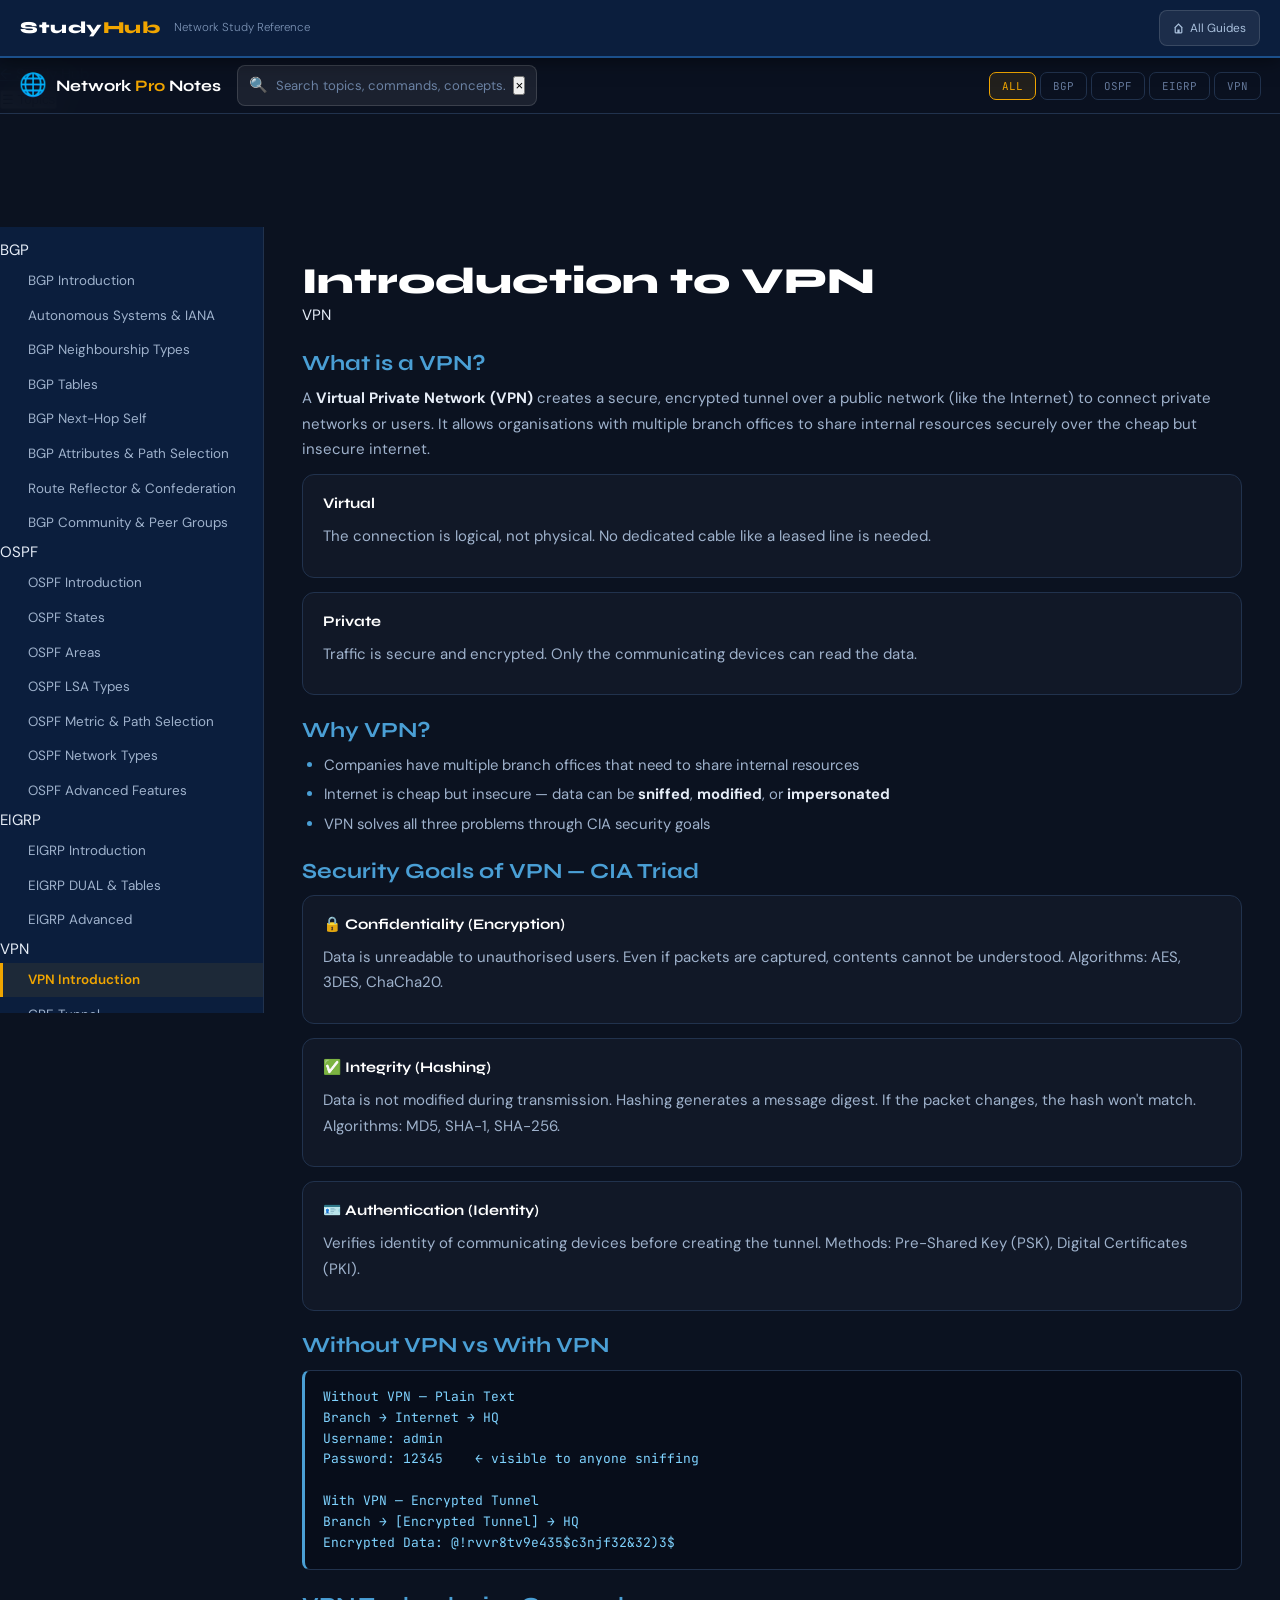
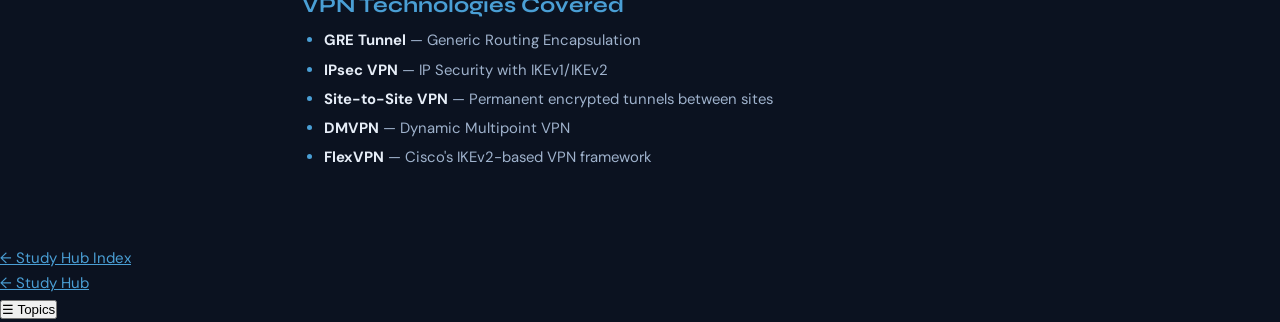
<file: Network Study Reference.html>
<!DOCTYPE html><html lang="en"><head><meta charset="UTF-8"><meta name="viewport" content="width=device-width,initial-scale=1,viewport-fit=cover"><title>Network Study Reference</title><link rel="preconnect" href="https://fonts.googleapis.com"><link rel="preconnect" href="https://fonts.gstatic.com" crossorigin><link href="https://fonts.googleapis.com/css2?family=JetBrains+Mono:wght@400;600&family=Syne:wght@600;700;800&family=DM+Sans:ital,wght@0,300;0,400;0,500;1,400&display=swap" rel="stylesheet"><style>
:root{
  --bg:#0B1220;--surface:#111827;--surface2:#1A2236;--surface3:#1F2D45;
  --border:#21324D;--border2:#2E4A72;
  --navy:#0B1E3D;--blue:#1B4F8A;--mid:#2E6CC7;--sky:#4A9FD5;--teal:#00929F;
  --accent:#F0A500;--green:#10B981;--red:#EF4444;--purple:#8B5CF6;
  --text:#E6EDF7;--text2:#9FB2CC;--text3:#64789A;
  --code-bg:#070D1A;--code-fg:#7FD3FF;
  --fh:'Syne',sans-serif;--fb:'DM Sans',system-ui,sans-serif;--fm:'JetBrains Mono',monospace;
  --tb:58px;--sbw:264px;--r:12px;
}
*{box-sizing:border-box;margin:0;padding:0}
html{scroll-behavior:smooth;-webkit-tap-highlight-color:transparent}
body{background:var(--bg);color:var(--text);font-family:var(--fb);font-size:15px;line-height:1.7;min-height:100vh;overflow-x:hidden}
h1,h2,h3,h4,h5,h6{font-family:var(--fh);line-height:1.2}
h1{font-size:clamp(1.5rem,4vw,2.3rem);font-weight:800;color:#fff}
h2{font-size:clamp(1.1rem,3vw,1.35rem);font-weight:700;color:var(--sky);margin:1.4rem 0 .6rem}
h3{font-size:1.02rem;font-weight:600;color:var(--teal);margin:1.1rem 0 .4rem}
h4{font-size:.8rem;font-weight:600;color:var(--text3);text-transform:uppercase;letter-spacing:.06em;margin:.9rem 0 .3rem}
p{color:var(--text2);margin-bottom:.7rem}
li{color:var(--text2);font-size:.93rem;margin-bottom:.25rem}
ul,ol{padding-left:1.35rem;margin-bottom:.7rem}
li::marker{color:var(--sky)}
a{color:var(--sky)}a:hover{color:var(--accent)}
strong{color:var(--text)}
::selection{background:var(--blue);color:#fff}
::-webkit-scrollbar{width:6px;height:6px}
::-webkit-scrollbar-track{background:transparent}
::-webkit-scrollbar-thumb{background:var(--border2);border-radius:3px}

/* ---- TOPBAR ---- */
#shub-topbar{position:fixed;top:0;left:0;right:0;z-index:9000;height:var(--tb);
  background:var(--navy);display:flex;align-items:center;gap:14px;padding:0 20px;
  border-bottom:2px solid var(--blue);box-shadow:0 2px 18px rgba(0,0,0,.5)}
.shub-logo{font-family:var(--fh);font-weight:800;font-size:1.05rem;color:#fff;text-decoration:none;letter-spacing:.03em;white-space:nowrap}
.shub-logo span{color:var(--accent)}
.shub-title{font-size:.72rem;color:#7C93B5;font-weight:300;white-space:nowrap;overflow:hidden;text-overflow:ellipsis;max-width:50vw}
.shub-spacer{flex:1}
.shub-home{display:flex;align-items:center;gap:6px;padding:7px 13px;border-radius:8px;
  background:rgba(255,255,255,.07);border:1px solid rgba(255,255,255,.13);color:#A9C0DC;
  font-size:.74rem;text-decoration:none;white-space:nowrap;transition:.15s}
.shub-home:hover{background:rgba(255,255,255,.14);color:#fff}
#shub-prog{position:fixed;top:var(--tb);left:0;height:3px;width:0;z-index:8999;
  background:linear-gradient(90deg,var(--accent),var(--sky));transition:width .08s linear;pointer-events:none}
#shub-btt{position:fixed;bottom:24px;right:20px;width:44px;height:44px;border:none;border-radius:50%;
  background:var(--blue);color:#fff;font-size:1.15rem;cursor:pointer;z-index:8998;opacity:0;pointer-events:none;
  display:flex;align-items:center;justify-content:center;box-shadow:0 6px 18px rgba(27,79,138,.5);transition:.2s}
#shub-btt.vis{opacity:1;pointer-events:auto}
#shub-btt:hover{background:var(--mid);transform:translateY(-2px)}

/* ---- MOBILE DRAWER ---- */
#shub-ov{display:none;position:fixed;inset:0;background:rgba(0,0,0,.78);z-index:8900}
#shub-ov.on{display:block}
#shub-dr{position:fixed;top:0;left:0;bottom:0;width:min(290px,86vw);background:var(--navy);
  border-right:1px solid var(--border2);z-index:8950;display:flex;flex-direction:column;
  transform:translateX(-100%);transition:transform .26s cubic-bezier(.4,0,.2,1)}
#shub-dr.on{transform:translateX(0)}
#shub-dr-h{display:flex;align-items:center;justify-content:space-between;padding:14px 16px;
  border-bottom:1px solid var(--border);background:rgba(255,255,255,.03)}
#shub-dr-h span{font-family:var(--fm);font-size:.66rem;font-weight:700;letter-spacing:.13em;text-transform:uppercase;color:var(--text3)}
#shub-dr-x{width:30px;height:30px;border-radius:7px;border:1px solid var(--border);background:rgba(255,255,255,.06);color:var(--text2);font-size:14px;cursor:pointer}
#shub-dr-back{display:flex;align-items:center;gap:8px;padding:11px 16px;color:var(--accent);
  text-decoration:none;font-size:.8rem;font-weight:600;border-bottom:1px solid var(--border);background:rgba(240,165,0,.04)}
#shub-dr-list{flex:1;overflow-y:auto;padding:4px 0 60px;-webkit-overflow-scrolling:touch}
.shub-dl-sec{padding:11px 16px 3px;font-family:var(--fm);font-size:.56rem;font-weight:700;letter-spacing:.13em;text-transform:uppercase;color:var(--text3)}
.shub-dl-i{display:flex;align-items:center;gap:9px;width:100%;padding:11px 16px;border:none;border-left:3px solid transparent;
  background:transparent;text-align:left;color:var(--text2);font-family:var(--fb);font-size:.85rem;cursor:pointer;line-height:1.3}
.shub-dl-i:active{background:rgba(255,255,255,.05)}
.shub-dl-i.cur{background:rgba(240,165,0,.08);color:var(--accent);border-left-color:var(--accent);font-weight:600}
.shub-dl-n{font-family:var(--fm);font-size:.6rem;color:var(--accent);background:rgba(240,165,0,.12);border-radius:4px;padding:1px 6px;min-width:24px;text-align:center}
#shub-fab{position:fixed;bottom:20px;right:16px;z-index:8800;display:none;align-items:center;gap:7px;
  background:var(--accent);color:#0B1220;border:none;border-radius:50px;padding:13px 22px;
  font-family:var(--fh);font-weight:700;font-size:.84rem;cursor:pointer;box-shadow:0 6px 22px rgba(240,165,0,.45)}
#shub-fab:active{transform:scale(.96)}

/* ---- UNIVERSAL CONTENT COMPONENTS ---- */
pre,.code-block,.cmd-block{background:var(--code-bg);border:1px solid var(--border);border-left:3px solid var(--sky);
  border-radius:8px;padding:1rem 1.1rem;font-family:var(--fm);font-size:13px;color:var(--code-fg);
  overflow-x:auto;line-height:1.6;margin:.7rem 0 1.2rem;white-space:pre;-webkit-overflow-scrolling:touch}
:not(pre)>code{font-family:var(--fm);font-size:.82em;background:rgba(74,159,213,.12);color:var(--sky);padding:1px 6px;border-radius:4px}
table{width:100%;border-collapse:collapse;margin:.7rem 0 1.3rem;border-radius:var(--r);overflow:hidden;font-size:.85rem;box-shadow:0 1px 8px rgba(0,0,0,.25)}
thead tr{background:var(--blue)}
th{padding:.65rem .9rem;color:#fff;font-family:var(--fh);font-weight:600;text-align:left;font-size:.76rem;letter-spacing:.02em;white-space:nowrap}
tbody tr:nth-child(odd){background:var(--surface)}
tbody tr:nth-child(even){background:var(--surface2)}
td{padding:.55rem .9rem;color:var(--text2);vertical-align:top;line-height:1.5;border-top:1px solid var(--border)}
.tbl-wrap{overflow-x:auto;-webkit-overflow-scrolling:touch;margin:.7rem 0 1.3rem;border-radius:var(--r)}
.tbl-wrap table{margin:0}
.note,.info-box,.callout,.tip{background:rgba(74,159,213,.07);border:1px solid rgba(74,159,213,.2);border-left:3px solid var(--sky);
  border-radius:var(--r);padding:.85rem 1rem;margin:.7rem 0 1.2rem;font-size:14px;color:var(--text2)}
.warn-box,.warning{background:rgba(240,165,0,.07);border:1px solid rgba(240,165,0,.2);border-left:3px solid var(--accent);
  border-radius:var(--r);padding:.85rem 1rem;margin:.7rem 0 1.2rem;font-size:14px;color:var(--text2)}
.warn-box strong,.warning strong{color:var(--accent)}
.note strong,.info-box strong{color:var(--sky)}
.card{background:var(--surface);border:1px solid var(--border);border-radius:var(--r);padding:16px 20px;margin-bottom:14px}
.card-title{font-family:var(--fh);font-size:.92rem;font-weight:700;color:#fff;margin-bottom:8px}
.card-grid{display:grid;grid-template-columns:1fr 1fr;gap:1rem;margin:1rem 0}
.badge{display:inline-block;background:rgba(240,165,0,.12);border:1px solid rgba(240,165,0,.3);color:var(--accent);
  font-family:var(--fm);font-size:10px;letter-spacing:.08em;text-transform:uppercase;padding:3px 10px;border-radius:4px}
.divider{height:1px;background:var(--border);margin:1.25rem 0}

/* ===== PAGE ===== */

/* Network: <header> + .layout > .sidebar + main.content */
header{position:fixed;top:var(--tb);left:0;right:0;z-index:800;height:56px;display:flex;align-items:center;gap:1rem;
  padding:0 1.2rem;background:rgba(11,18,32,.97);backdrop-filter:blur(18px);border-bottom:1px solid var(--border)}
.brand{display:flex;align-items:center;gap:9px}.brand-icon{font-size:1.4rem}
.brand-text{font-family:var(--fh);font-weight:700;font-size:1rem;color:#fff}.brand-text span{color:var(--accent)}
.search-box{display:flex;align-items:center;gap:8px;background:rgba(255,255,255,.07);border:1px solid rgba(255,255,255,.14);
  border-radius:8px;padding:7px 11px;flex:1;max-width:300px}
.search-box input{flex:1;background:none;border:none;outline:none;color:#fff;font-family:var(--fb);font-size:.82rem}
.search-box input::placeholder{color:#6B82A4}
.proto-tabs{display:flex;gap:4px;margin-left:auto;overflow-x:auto;scrollbar-width:none}
.proto-tab{background:none;border:1px solid var(--border);color:var(--text3);font-family:var(--fm);font-size:.68rem;
  text-transform:uppercase;padding:6px 12px;border-radius:7px;cursor:pointer;white-space:nowrap;transition:.15s}
.proto-tab:hover{color:var(--text)}
.proto-tab.active{background:rgba(240,165,0,.1);border-color:var(--accent);color:var(--accent)}
.layout{display:flex;padding-top:calc(var(--tb) + 56px);min-height:100vh}
.sidebar{width:var(--sbw);min-width:var(--sbw);flex-shrink:0;background:var(--navy);border-right:1px solid var(--border);
  height:calc(100vh - var(--tb) - 56px);position:sticky;top:calc(var(--tb) + 56px);overflow-y:auto;padding:.7rem 0}
.content{flex:1;min-width:0;padding:2rem 2.4rem 4rem;overflow-x:hidden}
.nav-item{display:flex;align-items:center;gap:9px;width:100%;text-align:left;border:none;border-left:3px solid transparent;
  background:transparent;color:var(--text2);font-family:var(--fb);font-size:.84rem;padding:.55rem 1rem;cursor:pointer;transition:.14s}
.nav-item:hover{background:rgba(255,255,255,.04);color:var(--text);border-left-color:var(--border2)}
.nav-item.active{background:rgba(240,165,0,.08);color:var(--accent);border-left-color:var(--accent);font-weight:600}
.nav-section{padding:.7rem 1rem .25rem;font-family:var(--fm);font-size:.58rem;font-weight:700;letter-spacing:.12em;text-transform:uppercase;color:var(--text3)}
.panel{display:none}.panel.active{display:block;animation:fade .25s ease}
@keyframes fade{from{opacity:0;transform:translateY(6px)}to{opacity:1}}


/* ============ MOBILE (<=767) ============ */
@media(max-width:767px){
  :root{--tb:50px}
  #shub-topbar{height:var(--tb);padding:0 12px;gap:8px}
  #shub-topbar .shub-title{display:none}
  .shub-home span{display:none}.shub-home{padding:7px 9px}
  #shub-prog{top:var(--tb)}
  #shub-fab{display:flex}
  #shub-btt{bottom:84px;right:13px;width:40px;height:40px}
  /* hide any page-native fixed header/sidebar; our chrome takes over */
  .__pageheader{display:none!important}
  .__sidebar{display:none!important}
  .__wrap{display:block!important;padding-top:var(--tb)!important;height:auto!important;min-height:auto!important}
  .__content{display:block!important;width:100%!important;max-width:100vw!important;
    margin:0!important;padding:16px 15px 120px!important;height:auto!important;overflow:visible!important;flex:none!important}
  .__tabs{position:sticky!important;top:var(--tb)!important;z-index:700!important;overflow-x:auto!important;
    flex-wrap:nowrap!important;white-space:nowrap!important;-webkit-overflow-scrolling:touch!important}
  .__tabs::-webkit-scrollbar{display:none}
  h1{font-size:clamp(1.3rem,6vw,1.7rem)!important}
  h2{font-size:clamp(1rem,4.5vw,1.18rem)!important}
  pre,.code-block,.cmd-block{font-size:12px!important;padding:11px 12px!important}
  table{display:block;overflow-x:auto;font-size:.8rem}
  .card-grid{grid-template-columns:1fr!important}
  img,svg,video,iframe{max-width:100%!important;height:auto}
}
@media(max-width:380px){
  .shub-home{display:none}
  #shub-fab{padding:11px 17px;font-size:.8rem}
}
@media print{
  #shub-topbar,#shub-prog,#shub-btt,#shub-ov,#shub-dr,#shub-fab,.__sidebar,.__tabs{display:none!important}
  .__wrap{padding-top:0!important;display:block!important}
  .__content{padding:0!important;max-width:100%!important}
  body{background:#fff!important;color:#000!important}
  h1,h2,h3{color:#000!important}
}
</style><script>(function(){var G=["nm-pills","nm-topics-btn","nm-close-btn","nm-overlay","nm-drawer"];var orig=document.getElementById.bind(document);document.getElementById=function(id){var e=orig(id);if(e)return e;if(G.indexOf(id)>-1){var d=document.createElement("div");d.style.display="none";return d;}return e;};})();</script></head><body><div id="shub-topbar"><a class="shub-logo" href="index.html">Study<span>Hub</span></a><span class="shub-title">Network Study Reference</span><div class="shub-spacer"></div><a class="shub-home" href="index.html"><svg width="11" height="11" viewBox="0 0 20 20" fill="none" stroke="currentColor" stroke-width="2.2"><path d="M3 9l7-7 7 7M4 8v9a1 1 0 001 1h4v-5h2v5h4a1 1 0 001-1V8"/></svg><span>All Guides</span></a></div><div id="shub-prog"></div><button id="shub-btt" title="Top">&#8593;</button><div id="shub-ov"></div><nav id="shub-dr"><div id="shub-dr-h"><span>Contents</span><button id="shub-dr-x">&#10005;</button></div><a id="shub-dr-back" href="index.html">&#8592; Study Hub</a><div id="shub-dr-list"></div></nav><button id="shub-fab">&#9776; Topics</button><script>(function(){var pr=document.getElementById("shub-prog"),bt=document.getElementById("shub-btt");addEventListener("scroll",function(){var h=document.documentElement,s=h.scrollTop||document.body.scrollTop,m=(h.scrollHeight||document.body.scrollHeight)-h.clientHeight;if(pr)pr.style.width=(m>0?Math.min(s/m*100,100):0)+"%";if(bt)bt.classList.toggle("vis",s>280);},{passive:true});if(bt)bt.onclick=function(){scrollTo({top:0,behavior:"smooth"});};if(innerWidth>767)return;var ov=document.getElementById("shub-ov"),dr=document.getElementById("shub-dr"),x=document.getElementById("shub-dr-x"),fab=document.getElementById("shub-fab"),L=document.getElementById("shub-dr-list");function op(){dr.classList.add("on");ov.classList.add("on");document.body.style.overflow="hidden";fab.innerHTML="&#10005; Close";}function cl(){dr.classList.remove("on");ov.classList.remove("on");document.body.style.overflow="";fab.innerHTML="&#9776; Topics";}fab.onclick=function(){dr.classList.contains("on")?cl():op();};x.onclick=cl;ov.onclick=cl;addEventListener("keydown",function(e){if(e.key==="Escape")cl();});var built=false;function build(){if(built)return;var items=document.querySelectorAll('.sidebar .nav-item');if(!items.length)return;built=true;L.innerHTML="";items.forEach(function(o){var b=document.createElement("button");b.className="shub-dl-i";var n=o.querySelector(".num,.sidebar-count");var nt=n?n.textContent.trim():"";var lb=o.textContent.replace(nt,"").trim();if(!lb)return;if(nt){var s=document.createElement("span");s.className="shub-dl-n";s.textContent=nt;b.appendChild(s);}b.appendChild(document.createTextNode(lb));b.onclick=function(){o.click();setTimeout(cl,160);};L.appendChild(b);});}function init(){build();if(!built){var n=0,t=setInterval(function(){build();if(built||++n>50)clearInterval(t);},100);}}document.readyState==="loading"?addEventListener("DOMContentLoaded",function(){setTimeout(init,250);}):setTimeout(init,250);})();</script>
<a class="shub-home" href="index.html">
    <svg width="11" height="11" viewBox="0 0 20 20" fill="none" stroke="currentColor" stroke-width="2.2"><path d="M3 9l7-7 7 7M4 8v9a1 1 0 001 1h4v-5h2v5h4a1 1 0 001-1V8"/></svg>
    <span>All Guides</span>
  </a>
</div>


<div id="shub-drawer-ov"></div>
<nav id="shub-drawer">
  <div id="shub-drawer-head"><span>Contents</span><button id="shub-drawer-close">&#10005;</button></div>
  <a id="shub-drawer-back" href="index.html">&#8592; Study Hub</a>
  <div id="shub-drawer-list"></div>
</nav>
<button id="shub-topics-fab">&#9776; Topics</button>


<header class="__pageheader">
  <div class="brand">
    <div class="brand-icon">🌐</div>
    <div class="brand-text">Network <span>Pro</span> Notes</div>
  </div>
  <div class="search-box">
    <span class="si">🔍</span>
    <input type="text" id="search" placeholder="Search topics, commands, concepts…">
    <button class="sc" id="sc">×</button>
  </div>
  <div class="proto-tabs __tabs">
    <button class="proto-tab active" data-p="all">All</button>
    <button class="proto-tab" data-p="bgp">BGP</button>
    <button class="proto-tab" data-p="ospf">OSPF</button>
    <button class="proto-tab" data-p="eigrp">EIGRP</button>
    <button class="proto-tab" data-p="vpn">VPN</button>
  </div>
</header>

<div class="layout __wrap">
<nav class="sidebar __sidebar" id="sidebar"></nav>
<main class="content __content" id="content">
<div id="search-panel"></div>
<div id="panels"></div>
</main>
</div>

<script>
// ──────────────────────────────────────────────────────
// DATA
// ──────────────────────────────────────────────────────
const sections = [
// ════════════════════════════════ VPN ════════════════════════════════
{id:"vpn-intro",p:"vpn",label:"VPN Introduction",content:`
<h1>Introduction to VPN</h1>
<span class="badge-proto badge-vpn">VPN</span>
<h2>What is a VPN?</h2>
<p>A <strong>Virtual Private Network (VPN)</strong> creates a secure, encrypted tunnel over a public network (like the Internet) to connect private networks or users. It allows organisations with multiple branch offices to share internal resources securely over the cheap but insecure internet.</p>
<div class="cards">
<div class="card"><div class="card-title">Virtual</div><p>The connection is logical, not physical. No dedicated cable like a leased line is needed.</p></div>
<div class="card"><div class="card-title">Private</div><p>Traffic is secure and encrypted. Only the communicating devices can read the data.</p></div>
</div>

<h2>Why VPN?</h2>
<ul>
<li>Companies have multiple branch offices that need to share internal resources</li>
<li>Internet is cheap but insecure — data can be <strong>sniffed</strong>, <strong>modified</strong>, or <strong>impersonated</strong></li>
<li>VPN solves all three problems through CIA security goals</li>
</ul>

<h2>Security Goals of VPN — CIA Triad</h2>
<div class="cards">
<div class="card"><div class="card-title">🔒 Confidentiality (Encryption)</div><p>Data is unreadable to unauthorised users. Even if packets are captured, contents cannot be understood. Algorithms: AES, 3DES, ChaCha20.</p></div>
<div class="card"><div class="card-title">✅ Integrity (Hashing)</div><p>Data is not modified during transmission. Hashing generates a message digest. If the packet changes, the hash won't match. Algorithms: MD5, SHA-1, SHA-256.</p></div>
<div class="card"><div class="card-title">🪪 Authentication (Identity)</div><p>Verifies identity of communicating devices before creating the tunnel. Methods: Pre-Shared Key (PSK), Digital Certificates (PKI).</p></div>
</div>

<h2>Without VPN vs With VPN</h2>
<pre><span class="cmt">Without VPN — Plain Text</span>
Branch → Internet → HQ
Username: admin
Password: 12345    ← visible to anyone sniffing

<span class="cmt">With VPN — Encrypted Tunnel</span>
Branch → [Encrypted Tunnel] → HQ
Encrypted Data: @!rvvr8tv9e435$c3njf32&32)3$</pre>

<h2>VPN Technologies Covered</h2>
<ul>
<li><strong>GRE Tunnel</strong> — Generic Routing Encapsulation</li>
<li><strong>IPsec VPN</strong> — IP Security with IKEv1/IKEv2</li>
<li><strong>Site-to-Site VPN</strong> — Permanent encrypted tunnels between sites</li>
<li><strong>DMVPN</strong> — Dynamic Multipoint VPN</li>
<li><strong>FlexVPN</strong> — Cisco's IKEv2-based VPN framework</li>
</ul>
`},

{id:"vpn-gre",p:"vpn",label:"GRE Tunnel",content:`
<h1>GRE Tunnel</h1>
<span class="badge-proto badge-vpn">VPN</span>
<h2>What is GRE?</h2>
<p>A <strong>GRE (Generic Routing Encapsulation)</strong> tunnel encapsulates various network-layer protocols inside a virtual point-to-point link between two routers over an intermediate network like the Internet.</p>
<div class="cards">
<div class="card"><div class="card-title">GRE Alone</div><p>Supports routing protocols (EIGRP, OSPF, BGP, multicast) but has <strong>NO encryption</strong>.</p></div>
<div class="card"><div class="card-title">IPsec Alone</div><p>Provides encryption but does <strong>NOT support</strong> multicast or dynamic routing protocols.</p></div>
<div class="card"><div class="card-title">GRE + IPsec</div><p>Best of both: secure encrypted tunnels that also support dynamic routing protocols and IPv6.</p></div>
</div>

<h2>How GRE Works</h2>
<ol>
<li><strong>Encapsulation:</strong> GRE encapsulates the original IP packet inside a new IP packet with a GRE header</li>
<li><strong>Tunneling:</strong> The encapsulated packet travels over the intermediate network</li>
<li><strong>Decapsulation:</strong> Receiving router strips the GRE header and forwards the original packet</li>
</ol>

<h2>GRE Tunnel Configuration</h2>
<pre><span class="cmt">! Prerequisites: ensure physical routing reachability first</span>
<span class="cmt">! Configure tunnel on R3 (source 200.0.1.2, destination 200.0.4.2)</span>
R3(config)#<span class="cmd">Interface Tunnel 1</span>
R3(config-if)#<span class="cmd">tunnel source</span> <span class="net">200.0.1.2</span>
R3(config-if)#<span class="cmd">tunnel destination</span> <span class="net">200.0.4.2</span>
R3(config-if)#<span class="cmd">ip address</span> <span class="net">192.168.10.1 255.255.255.0</span>

<span class="cmt">! Configure tunnel on R8 (reverse)</span>
R8(config)#<span class="cmd">Interface Tunnel 1</span>
R8(config-if)#<span class="cmd">tunnel source</span> <span class="net">200.0.4.2</span>
R8(config-if)#<span class="cmd">tunnel destination</span> <span class="net">200.0.1.2</span>
R8(config-if)#<span class="cmd">ip address</span> <span class="net">192.168.10.2 255.255.255.0</span>

<span class="cmt">! Run EIGRP over the tunnel for dynamic routing</span>
R3(config)#<span class="cmd">router eigrp 1</span>
R3(config-router)#<span class="cmd">network</span> <span class="net">192.168.10.0</span>
R3(config-router)#<span class="cmd">network</span> <span class="net">10.0.1.0</span></pre>

<h2>IPsec over GRE — Full Configuration</h2>
<h3>Step 1: Configure EIGRP (Physical Underlay)</h3>
<pre>R1(config)#<span class="cmd">router eigrp 100</span>
R1(config-router)#<span class="cmd">no auto-summary</span>
R1(config-router)#<span class="cmd">network</span> <span class="net">192.168.10.0 0.0.0.255</span></pre>

<h3>Step 2: Create GRE Tunnel</h3>
<pre>R1(config)#<span class="cmd">interface tunnel0</span>
R1(config-if)#<span class="cmd">ip address</span> <span class="net">172.16.0.1 255.255.255.252</span>
R1(config-if)#<span class="cmd">tunnel source</span> <span class="net">192.168.10.1</span>
R1(config-if)#<span class="cmd">tunnel destination</span> <span class="net">192.168.12.2</span></pre>

<h3>Step 3: Configure ISAKMP Policy (IKEv1)</h3>
<pre>R1(config)#<span class="cmd">crypto isakmp policy 10</span>
R1(config-isakmp)#<span class="cmd">encryption aes</span>
R1(config-isakmp)#<span class="cmd">hash sha</span>
R1(config-isakmp)#<span class="cmd">authentication pre-share</span>
R1(config-isakmp)#<span class="cmd">group 2</span>
R1(config-isakmp)#<span class="cmd">lifetime 86400</span>
R1(config)#<span class="cmd">crypto isakmp key CISCO address</span> <span class="net">192.168.12.2</span></pre>

<h3>Step 4: Transform Set & ACL</h3>
<pre>R1(config)#<span class="cmd">crypto ipsec transform-set GRE-SET esp-aes esp-sha-hmac</span>
R1(cfg-crypto-trans)#<span class="cmd">mode transport</span>
R1(config)#<span class="cmd">access-list 101 permit gre host</span> <span class="net">192.168.10.1</span> <span class="cmd">host</span> <span class="net">192.168.12.2</span></pre>

<h3>Step 5: Crypto Map & Apply</h3>
<pre>R1(config)#<span class="cmd">crypto map VPN-MAP 10 ipsec-isakmp</span>
R1(config-crypto-map)#<span class="cmd">set peer</span> <span class="net">192.168.12.2</span>
R1(config-crypto-map)#<span class="cmd">set transform-set GRE-SET</span>
R1(config-crypto-map)#<span class="cmd">match address 101</span>
R1(config)#<span class="cmd">interface GigabitEthernet0/0</span>
R1(config-if)#<span class="cmd">crypto map VPN-MAP</span></pre>

<h3>Verification</h3>
<pre><span class="cmd">show ip interface brief</span>
<span class="cmd">show ip route</span>
<span class="cmd">show crypto isakmp sa</span>
<span class="cmd">show crypto ipsec sa</span>
<span class="cmd">show interfaces Tunnel0</span>
<span class="cmd">ping 172.16.0.2 source 172.16.0.1</span></pre>
`},

// ════════════════════════════════ BGP ════════════════════════════════
{id:"bgp-intro",p:"bgp",label:"BGP Introduction",content:`
<h1>BGP — Border Gateway Protocol</h1>
<span class="badge-proto badge-bgp">BGP</span>
<h2>What is BGP?</h2>
<p><strong>BGP (Border Gateway Protocol)</strong> is the routing protocol used to exchange routing and reachability information between Autonomous Systems (ASes) on the Internet. It is the protocol that makes the Internet work at a global scale.</p>
<div class="cards">
<div class="card"><div class="card-title">Protocol Type</div><p>Path Vector Protocol. Defined in RFC 4271.</p></div>
<div class="card"><div class="card-title">Transport</div><p>TCP Port 179. Reliable session-based updates.</p></div>
<div class="card"><div class="card-title">AD Values</div><p>eBGP: 20 | iBGP: 200</p></div>
<div class="card"><div class="card-title">Timers</div><p>Hello: 60 sec | Hold Down: 180 sec</p></div>
</div>

<h2>Types of BGP</h2>
<div class="cards">
<div class="card"><div class="card-title">eBGP — External BGP</div><p>Between routers in <strong>different</strong> Autonomous Systems. Default TTL = 1 (must be directly connected). Automatically changes next-hop to self. AD = 20.</p></div>
<div class="card"><div class="card-title">iBGP — Internal BGP</div><p>Between routers within the <strong>same</strong> Autonomous System. TTL = 255. Does NOT change next-hop automatically. Requires full mesh or Route Reflectors. AD = 200.</p></div>
</div>

<h2>IGP vs EGP Comparison</h2>
<div class="tbl"><table>
<tr><th>Feature</th><th>IGP (OSPF, EIGRP, RIP)</th><th>EGP (BGP)</th></tr>
<tr><td>Used Between</td><td>Within one AS</td><td>Between different ASes</td></tr>
<tr><td>Convergence</td><td>Fast</td><td>Slow (by design — stability)</td></tr>
<tr><td>Path Selection</td><td>Metric-based (cost, BW)</td><td>Policy-based (AS_PATH, Local Pref)</td></tr>
<tr><td>Scalability</td><td>One organisation</td><td>Internet-scale (millions of routes)</td></tr>
<tr><td>Discovery</td><td>Automatic (multicast)</td><td>Manual neighbour configuration</td></tr>
</table></div>

<h2>Key Characteristics of BGP</h2>
<ul>
<li><strong>Loop Prevention:</strong> AS_PATH attribute — if router sees its own AS in the path, it drops the route</li>
<li><strong>Policy-Based Routing:</strong> Weight, Local Preference, AS_PATH, Origin, MED</li>
<li><strong>Slow Convergence:</strong> Intentional — stability over speed to avoid flapping</li>
<li><strong>Manual Configuration:</strong> No auto-discovery; neighbours must be configured explicitly</li>
<li><strong>Supports CIDR:</strong> Classless routing and route summarisation</li>
<li><strong>Multiple Attributes:</strong> Rich set of attributes for fine-grained path control</li>
</ul>

<h2>When to Use BGP</h2>
<div class="cards">
<div class="card"><div class="card-title">Multi-Homing</div><p>Enterprise connected to 2+ ISPs for redundancy, load balancing, and ISP failover.</p></div>
<div class="card"><div class="card-title">ISPs</div><p>Share routes globally, apply routing policies, prevent loops.</p></div>
<div class="card"><div class="card-title">Cloud Connectivity</div><p>AWS Direct Connect, Azure ExpressRoute — dynamic prefix learning.</p></div>
<div class="card"><div class="card-title">MPLS VPNs</div><p>Route segregation using RD and RT across provider backbone.</p></div>
<div class="card"><div class="card-title">CDNs</div><p>Advertise IP prefixes from multiple POPs; withdraw on failure.</p></div>
<div class="card"><div class="card-title">IXPs</div><p>Direct peering to reduce latency and save on transit costs.</p></div>
</div>
`},

{id:"bgp-as",p:"bgp",label:"Autonomous Systems & IANA",content:`
<h1>Autonomous Systems & IANA</h1>
<span class="badge-proto badge-bgp">BGP</span>
<h2>What is an Autonomous System (AS)?</h2>
<p>An <strong>Autonomous System (AS)</strong> is a collection of IP networks and routers under the control of a single organisation that presents a common routing policy to the Internet.</p>
<p>Before ASes, the Internet was one huge unmanageable network with millions of routes. EC Rosen proposed (RFC 827) breaking it into smaller, autonomously controlled parts — hence "autonomous system."</p>

<h2>Autonomous System Numbers (ASN)</h2>
<div class="tbl"><table>
<tr><th>Type</th><th>Range</th><th>Purpose</th></tr>
<tr><td>Public ASN</td><td>1–23455 and 131072–4294967295</td><td>Assigned by RIRs for Internet connectivity</td></tr>
<tr><td>Private ASN (16-bit)</td><td>64512–65534</td><td>Internal use, not visible on Internet</td></tr>
<tr><td>Private ASN (32-bit)</td><td>4200000000–4294967294</td><td>Internal use, not visible on Internet</td></tr>
</table></div>
<p>Real example: Airtel (AS 45609) → Tata Comm (AS 9498) → Google (AS 15169). AS_PATH would show: <code>45609 9498 15169</code></p>

<h2>IANA & RIRs</h2>
<p><strong>IANA</strong> (Internet Assigned Numbers Authority) is a department of ICANN responsible for global coordination of internet resources. It allocates AS numbers through Regional Internet Registries (RIRs).</p>
<div class="tbl"><table>
<tr><th>RIR</th><th>Region</th><th>Example Countries</th></tr>
<tr><td>ARIN</td><td>North America</td><td>USA, Canada</td></tr>
<tr><td>RIPE NCC</td><td>Europe, Middle East</td><td>Germany, UAE</td></tr>
<tr><td>APNIC</td><td>Asia-Pacific</td><td>India, China, Australia</td></tr>
<tr><td>LACNIC</td><td>Latin America</td><td>Brazil, Argentina</td></tr>
<tr><td>AFRINIC</td><td>Africa</td><td>Nigeria, South Africa</td></tr>
</table></div>

<h2>Types of ISP</h2>
<div class="cards">
<div class="card"><div class="card-title">Tier 1 ISP</div><p>Full Global Routing Table. Peer with each other for FREE (no payment). Examples: AT&T, Tata Communications. Backbone of the Internet.</p></div>
<div class="card"><div class="card-title">Tier 2 ISP</div><p>Partial Global Routing Table. Cover a state or territory. Pay Tier 1 for transit to reach global internet.</p></div>
<div class="card"><div class="card-title">Tier 3 ISP</div><p>Local ISPs. Do not need Global Routing Table. Provide last-mile connectivity to end users.</p></div>
</div>

<h2>ISP Relationship Types</h2>
<div class="cards">
<div class="card"><div class="card-title">Transit</div><p>Paid relationship. Customer ISP pays provider ISP to carry traffic to rest of Internet. Example: Tier 2 pays Tier 1.</p></div>
<div class="card"><div class="card-title">Peering</div><p>Mutual agreement to exchange traffic directly. Usually settlement-free when both benefit equally. Reduces latency and cost.</p></div>
<div class="card"><div class="card-title">Customer</div><p>Pays ISP for internet access. Gets full internet access (or whatever the service agreement provides).</p></div>
</div>

<h2>ISP Connection Types</h2>
<div class="cards">
<div class="card"><div class="card-title">Single-Homed</div><p>One ISP. Simple and cheap. Single point of failure. No BGP required.</p></div>
<div class="card"><div class="card-title">Dual-Homed</div><p>Two links to the SAME ISP. Better fault tolerance but ISP-level failure still affects all.</p></div>
<div class="card"><div class="card-title">Multi-Homed</div><p>Two or more DIFFERENT ISPs. ISP-level redundancy. Requires BGP and ASN.</p></div>
<div class="card"><div class="card-title">Dual Multi-Homed</div><p>Two ISPs + two routers. Maximum redundancy. Most expensive and complex. Used for 100% uptime requirements.</p></div>
</div>
`},

{id:"bgp-neighborship",p:"bgp",label:"BGP Neighbourship Types",content:`
<h1>BGP Neighborship Types</h1>
<span class="badge-proto badge-bgp">BGP</span>

<h2>eBGP vs iBGP</h2>
<div class="tbl"><table>
<tr><th>Feature</th><th>eBGP</th><th>iBGP</th></tr>
<tr><td>Used Between</td><td>Different ASes</td><td>Same AS</td></tr>
<tr><td>Default TTL</td><td>1 (directly connected)</td><td>255 (can be non-direct)</td></tr>
<tr><td>Next-Hop</td><td>Updated to self</td><td>NOT changed (needs next-hop-self)</td></tr>
<tr><td>Route Advertisement</td><td>Advertised to iBGP</td><td>NOT re-advertised to other iBGP peers (split-horizon)</td></tr>
<tr><td>Administrative Distance</td><td>20</td><td>200</td></tr>
<tr><td>Loop Prevention</td><td>AS_PATH prepend</td><td>Split-horizon rule</td></tr>
</table></div>

<h2>eBGP Configuration</h2>
<pre><span class="cmt">! R1 in AS 100, R2 in AS 200</span>
R1(config)#<span class="cmd">router bgp 100</span>
R1(config-router)#<span class="cmd">neighbor</span> <span class="net">10.0.0.2</span> <span class="cmd">remote-as 200</span>
R1(config-router)#<span class="cmd">network 1.1.1.1 mask 255.255.255.255</span>

R2(config)#<span class="cmd">router bgp 200</span>
R2(config-router)#<span class="cmd">neighbor</span> <span class="net">10.0.0.1</span> <span class="cmd">remote-as 100</span>
R2(config-router)#<span class="cmd">network 2.2.2.2 mask 255.255.255.255</span></pre>

<h2>eBGP via Loopback (Multi-Hop)</h2>
<p>By default, eBGP peers must be directly connected (TTL=1). To use loopbacks for stability and redundancy:</p>
<pre><span class="cmt">! Static routes to reach loopbacks</span>
R1(config)#<span class="cmd">ip route 2.2.2.2 255.255.255.255</span> <span class="net">10.0.0.2</span>
R1(config)#<span class="cmd">ip route 2.2.2.2 255.255.255.255</span> <span class="net">10.0.1.2</span>

R1(config)#<span class="cmd">router bgp 100</span>
R1(config-router)#<span class="cmd">neighbor 2.2.2.2 remote-as 200</span>
R1(config-router)#<span class="cmd">neighbor 2.2.2.2 update-source Loopback0</span>
R1(config-router)#<span class="cmd">neighbor 2.2.2.2 ebgp-multihop 5</span></pre>
<div class="note"><strong>Key commands for eBGP via loopback:</strong> <code>update-source</code> changes the source IP to loopback. <code>ebgp-multihop</code> increases TTL beyond 1.</div>

<h2>iBGP Configuration</h2>
<pre><span class="cmt">! Both R1 and R2 in AS 100</span>
R1(config)#<span class="cmd">router bgp 100</span>
R1(config-router)#<span class="cmd">neighbor 2.2.2.2 remote-as 100</span>
R1(config-router)#<span class="cmd">neighbor 2.2.2.2 update-source Loopback0</span></pre>
<div class="note"><strong>iBGP does NOT require ebgp-multihop</strong> — iBGP already has TTL = 255. But you still need <code>update-source</code> when peering via loopbacks.</div>

<h2>Why IGP is Still Needed With iBGP?</h2>
<ul>
<li><strong>BGP doesn't advertise directly connected interfaces</strong> — only what's in the <code>network</code> statement</li>
<li><strong>BGP needs next-hop reachability</strong> — an IGP (OSPF/EIGRP) provides this</li>
<li><strong>MPLS LDP/RSVP</strong> relies on IGP for label distribution</li>
<li><strong>iBGP full-mesh or Route Reflectors</strong> need IGP to reach all loopbacks</li>
</ul>

<h2>BGP Loop Prevention</h2>
<h3>eBGP Loop Prevention — AS_PATH</h3>
<p>When a router receives a route whose AS_PATH contains its own ASN, it <strong>rejects</strong> the route. This prevents routing loops between ASes.</p>
<pre><span class="cmt">Example AS_PATH propagation:</span>
ISP1 advertises → AS_PATH: 100
ISP2 receives & re-advertises → AS_PATH: 200 100
ISP3 receives & re-advertises → AS_PATH: 500 200 100
<span class="cmt">If ISP1 receives AS_PATH: 500 200 100 → it sees its OWN AS (100) → DROPS route</span></pre>

<h3>iBGP Loop Prevention — Split-Horizon</h3>
<p>A route learned from one iBGP peer <strong>must not</strong> be advertised to another iBGP peer. Solutions:</p>
<div class="cards">
<div class="card"><div class="card-title">Full Mesh</div><p>Every iBGP router peers directly with every other. n(n-1)/2 sessions. Not scalable.</p></div>
<div class="card"><div class="card-title">Route Reflectors</div><p>One RR reflects routes to clients. Reduces session count dramatically.</p></div>
<div class="card"><div class="card-title">Confederation</div><p>Split AS into sub-ASes. Looks like one AS externally. Advanced scalability.</p></div>
</div>
`},

{id:"bgp-tables",p:"bgp",label:"BGP Tables",content:`
<h1>BGP Tables</h1>
<span class="badge-proto badge-bgp">BGP</span>

<h2>Three BGP Tables</h2>
<div class="cards">
<div class="card"><div class="card-title">BGP Neighbour Table</div><p>Tracks all BGP peers. Shows neighbour IP, AS number, BGP state, prefixes received, uptime. Command: <code>show ip bgp summary</code></p></div>
<div class="card"><div class="card-title">BGP RIB (BGP Table)</div><p>All BGP-learned routes, even non-best ones. Shows AS_PATH, NEXT_HOP, Weight, Local Pref, Origin. Command: <code>show ip bgp</code></p></div>
<div class="card"><div class="card-title">IP Routing Table (RIB/FIB)</div><p>Only best route from each protocol. Used for actual packet forwarding. Command: <code>show ip route bgp</code></p></div>
</div>

<h2>Reading the BGP Table</h2>
<pre><span class="cmd">show ip bgp</span>

BGP table version is 5, local router ID is 1.1.1.1
Status codes: <span class="val">*</span> valid, <span class="val">></span> best, <span class="val">i</span> internal

   Network          Next Hop          Metric  LocPrf  Weight  Path
<span class="val">*></span>  <span class="net">1.1.1.1/32</span>       0.0.0.0                          <span class="val">32768</span>  <span class="val">i</span>
<span class="val">*></span>  <span class="net">2.2.2.2/32</span>       <span class="net">10.0.0.2</span>               0             0  <span class="val">200 i</span></pre>

<div class="tbl"><table>
<tr><th>Field</th><th>Meaning</th></tr>
<tr><td><code>*</code></td><td>Route is valid</td></tr>
<tr><td><code>></code></td><td>Route is selected as best path</td></tr>
<tr><td><code>i</code> (origin)</td><td>Locally originated via <code>network</code> command (IGP — most preferred)</td></tr>
<tr><td><code>e</code> (origin)</td><td>EGP origin (rare)</td></tr>
<tr><td><code>?</code> (origin)</td><td>Incomplete — redistributed into BGP (least preferred)</td></tr>
<tr><td>Weight 32768</td><td>Locally originated route has weight 32768</td></tr>
<tr><td>Weight 0</td><td>Default weight for received routes</td></tr>
<tr><td>LocPrf 100</td><td>Default Local Preference</td></tr>
</table></div>

<h2>Detailed Route Info</h2>
<pre><span class="cmd">show ip bgp 4.4.4.4</span>
<span class="cmt">! Shows all paths, which was selected as best, and why</span></pre>

<h2>BGP States</h2>
<div class="tbl"><table>
<tr><th>State</th><th>Description</th></tr>
<tr><td><strong>Idle</strong></td><td>BGP initialising, waiting for Start event. No messages sent.</td></tr>
<tr><td><strong>Connect</strong></td><td>Attempting TCP connection on port 179. On success → sends Open.</td></tr>
<tr><td><strong>Active</strong></td><td>TCP failed, actively retrying. Returns to Connect or moves to OpenSent.</td></tr>
<tr><td><strong>OpenSent</strong></td><td>Open message sent. Waiting for peer's Open message.</td></tr>
<tr><td><strong>OpenConfirm</strong></td><td>Open received. Waiting for Keepalive to complete session.</td></tr>
<tr><td><strong>Established</strong></td><td>Session UP. Exchange Update and Keepalive messages.</td></tr>
</table></div>

<h2>BGP Message Types</h2>
<div class="cards">
<div class="card"><div class="card-title">OPEN</div><p>Initiates the BGP session. Contains: BGP version, AS number, Router ID, Hold time.</p></div>
<div class="card"><div class="card-title">KEEPALIVE</div><p>Keeps session alive. Sent periodically. Confirms Open message receipt.</p></div>
<div class="card"><div class="card-title">UPDATE</div><p>Advertises or withdraws routes. Contains NLRI (Network Layer Reachability Information) and path attributes.</p></div>
<div class="card"><div class="card-title">NOTIFICATION</div><p>Reports errors. Causes immediate session termination. Session returns to Idle.</p></div>
</div>

<h2>BGP Full Mesh Requirement</h2>
<p>In iBGP, every router must form a session with every other router because iBGP does NOT re-advertise routes between iBGP peers (split-horizon). With N routers: <code>n(n-1)/2</code> sessions needed.</p>
<pre><span class="cmt">! Example: R1, R2, R3, R4 all in AS 200 — Full Mesh</span>
R1(config)#<span class="cmd">router bgp 200</span>
R1(config-router)#<span class="cmd">neighbor 10.0.0.2 remote-as 200</span>  <span class="cmt">! R2</span>
R1(config-router)#<span class="cmd">neighbor 10.0.1.2 remote-as 200</span>  <span class="cmt">! R3</span>
R1(config-router)#<span class="cmd">neighbor 10.0.3.2 remote-as 200</span>  <span class="cmt">! R4</span>
<span class="cmt">! Also need OSPF for reachability between non-direct iBGP peers</span></pre>
`},

{id:"bgp-next-hop",p:"bgp",label:"BGP Next-Hop Self",content:`
<h1>BGP Next-Hop Self</h1>
<span class="badge-proto badge-bgp">BGP</span>

<h2>The Problem</h2>
<p>By default:</p>
<ul>
<li><strong>eBGP</strong> → Changes next-hop to itself automatically ✓</li>
<li><strong>iBGP</strong> → Does NOT change next-hop ✗ (can cause unreachability)</li>
</ul>

<h2>Example Scenario</h2>
<pre>AS 100: R1
AS 200: R2, R3, R4 (R3-R4 are iBGP)

R1 (AS100) ←eBGP→ R2 ←iBGP→ R3 ←iBGP→ R4

When R1 advertises 1.1.1.1/32 to R2:
  R2 sets next-hop = R1's IP (10.0.0.1) ✓ (eBGP works fine)

When R3 advertises route from R4 to R2 via iBGP:
  R3 does NOT change next-hop
  R2 sees next-hop = R4's loopback (4.4.4.4)
  R2 CANNOT reach 4.4.4.4 → route unusable!</pre>

<h2>Solution: next-hop-self</h2>
<pre><span class="cmt">! On R3 — tells R3 to replace the next-hop with its own IP</span>
R3(config-router)#<span class="cmd">neighbor 2.2.2.2 next-hop-self</span>

<span class="cmt">Now R2 receives: 4.4.4.4/32 via next-hop 10.0.1.2 (R3's IP)</span>
<span class="cmt">R2 CAN reach R3 → route is usable ✓</span></pre>

<h2>Full Lab Configuration with next-hop-self</h2>
<pre><span class="cmt">! R2 tells R1 about internal routes using its own IP as next-hop</span>
R2(config)#<span class="cmd">router bgp 200</span>
R2(config-router)#<span class="cmd">neighbor 10.0.0.1 remote-as 100</span>
R2(config-router)#<span class="cmd">neighbor 10.0.0.1 next-hop-self</span>
R2(config-router)#<span class="cmd">neighbor 10.0.1.2 remote-as 200</span>   <span class="cmt">! iBGP to R3</span>
R2(config-router)#<span class="cmd">network 2.2.2.2 mask 255.255.255.255</span></pre>
<div class="tip"><strong>Best Practice:</strong> Always configure <code>next-hop-self</code> on iBGP peers that are also eBGP border routers. This ensures internal routers can reach the next-hop IP.</div>
`},

{id:"bgp-attributes",p:"bgp",label:"BGP Attributes & Path Selection",content:`
<h1>BGP Attributes & Path Selection</h1>
<span class="badge-proto badge-bgp">BGP</span>

<h2>BGP Attribute Categories</h2>
<div class="tbl"><table>
<tr><th>Category</th><th>Attributes</th><th>Behaviour</th></tr>
<tr><td>Well-known Mandatory</td><td>AS_PATH, NEXT_HOP, ORIGIN</td><td>Must be in every update; recognised by all</td></tr>
<tr><td>Well-known Discretionary</td><td>LOCAL_PREF, ATOMIC_AGGREGATE</td><td>Recognised by all; not mandatory in every update</td></tr>
<tr><td>Optional Transitive</td><td>COMMUNITY, AGGREGATOR</td><td>Passed along even if unrecognised</td></tr>
<tr><td>Optional Non-transitive</td><td>MED, ORIGINATOR_ID, CLUSTER_LIST</td><td>Dropped if not recognised</td></tr>
</table></div>

<h2>BGP Best Path Selection (In Order)</h2>
<div class="note"><strong>Mnemonic:</strong> <em>We Love Oranges As Oranges Mean Pure Refreshment</em><br>Weight → Local Pref → Originate → AS-Path → Origin → MED → Paths (eBGP>iBGP) → IGP metric → Router ID</div>

<div class="tbl"><table>
<tr><th>#</th><th>Attribute</th><th>Rule</th><th>Scope</th></tr>
<tr><td>1</td><td><strong>Weight</strong></td><td>Higher preferred (Cisco-only)</td><td>Local router only. Default: 0</td></tr>
<tr><td>2</td><td><strong>Local Preference</strong></td><td>Higher preferred</td><td>Within AS only. Default: 100</td></tr>
<tr><td>3</td><td><strong>Locally Originated</strong></td><td>Prefer locally originated routes</td><td>Via network/redistribute/aggregate</td></tr>
<tr><td>4</td><td><strong>Shortest AS-PATH</strong></td><td>Fewer AS hops preferred</td><td>Critical for Internet routing</td></tr>
<tr><td>5</td><td><strong>Lowest Origin Type</strong></td><td>IGP(i) &lt; EGP(e) &lt; Incomplete(?)</td><td>IGP is most preferred</td></tr>
<tr><td>6</td><td><strong>Lowest MED</strong></td><td>Lower preferred</td><td>Only compared if same neighbouring AS</td></tr>
<tr><td>7</td><td><strong>eBGP over iBGP</strong></td><td>eBGP routes preferred</td><td>Route source type</td></tr>
<tr><td>8</td><td><strong>Lowest IGP metric to Next-Hop</strong></td><td>Lower preferred</td><td>Common tie-breaker</td></tr>
<tr><td>9</td><td><strong>Oldest Route</strong></td><td>Prefer stable route</td><td>Prevents flapping</td></tr>
<tr><td>10</td><td><strong>Lowest Router ID</strong></td><td>Lower preferred</td><td>Tie-breaker</td></tr>
<tr><td>11</td><td><strong>Lowest Neighbour IP</strong></td><td>Lower preferred</td><td>Final tie-breaker</td></tr>
</table></div>

<h2>Key Attributes — Detailed</h2>
<h3>1. Weight (Cisco-only)</h3>
<pre>R1(config-router)#<span class="cmd">neighbor 10.0.0.2 weight 500</span>
<span class="cmt">! Route with weight 500 preferred over default weight 0</span></pre>

<h3>2. Local Preference</h3>
<pre>R1(config)#<span class="cmd">route-map SET_LOCALPREF permit 10</span>
R1(config-route-map)#<span class="cmd">set local-preference 200</span>
R1(config-router)#<span class="cmd">neighbor 10.0.0.2 route-map SET_LOCALPREF in</span>
<span class="cmt">! Higher = preferred. Propagated throughout AS via iBGP.</span></pre>

<h3>3. MED (Multi-Exit Discriminator)</h3>
<pre>R1(config)#<span class="cmd">route-map SET_MED permit 10</span>
R1(config-route-map)#<span class="cmd">set metric 50</span>
R1(config-router)#<span class="cmd">neighbor 10.0.0.2 route-map SET_MED out</span>
<span class="cmt">! Lower MED = preferred. Tells external AS which path to use to enter your AS.</span></pre>

<h3>Origin Types</h3>
<div class="tbl"><table>
<tr><th>Code</th><th>Name</th><th>Source</th><th>Preference</th></tr>
<tr><td><code>i</code></td><td>IGP</td><td>network command</td><td>Most preferred</td></tr>
<tr><td><code>e</code></td><td>EGP</td><td>Legacy EGP protocol</td><td>Middle</td></tr>
<tr><td><code>?</code></td><td>Incomplete</td><td>Redistribution</td><td>Least preferred</td></tr>
</table></div>
`},

{id:"bgp-rr-confederation",p:"bgp",label:"Route Reflector & Confederation",content:`
<h1>Route Reflector & Confederation</h1>
<span class="badge-proto badge-bgp">BGP</span>

<h2>Route Reflector (RR)</h2>
<p>Without Route Reflectors, iBGP requires <strong>full mesh</strong> (every router peers with every other). This is O(n²) sessions — not scalable. A Route Reflector breaks this requirement.</p>

<h3>Route Reflector Terminology</h3>
<ul>
<li><strong>RR (Route Reflector):</strong> The central router that reflects routes to clients</li>
<li><strong>Client:</strong> iBGP peers configured as RR clients</li>
<li><strong>Non-Client:</strong> Normal iBGP peers (must still be full-mesh among non-clients)</li>
</ul>

<h3>Route Advertisement Rules</h3>
<div class="tbl"><table>
<tr><th>RR receives route from…</th><th>Advertises to…</th></tr>
<tr><td>Client</td><td>All other clients + all non-clients</td></tr>
<tr><td>Non-client (iBGP peer)</td><td>All clients (but NOT other non-clients)</td></tr>
<tr><td>eBGP peer</td><td>All clients + all non-clients</td></tr>
</table></div>

<h3>Route Reflector Configuration</h3>
<pre><span class="cmt">! R1 = Route Reflector; R2, R3, R4, R5 = Clients</span>
R1(config)#<span class="cmd">router bgp 100</span>
R1(config-router)#<span class="cmd">neighbor 10.0.0.2 remote-as 100</span>
R1(config-router)#<span class="cmd">neighbor 10.0.0.2 route-reflector-client</span>
R1(config-router)#<span class="cmd">neighbor 10.0.1.2 remote-as 100</span>
R1(config-router)#<span class="cmd">neighbor 10.0.1.2 route-reflector-client</span>

<span class="cmt">! Clients only peer with the RR — not each other</span>
R2(config)#<span class="cmd">router bgp 100</span>
R2(config-router)#<span class="cmd">neighbor 10.0.0.1 remote-as 100</span>  <span class="cmt">! Just the RR</span>
R2(config-router)#<span class="cmd">network 2.2.2.2 mask 255.255.255.255</span>

<span class="cmt">! Verification</span>
R1#<span class="cmd">show ip bgp neighbors 10.0.0.2 | include client</span>
Route-reflector-client: Yes</pre>

<h2>BGP Confederation</h2>
<p>BGP Confederation divides one AS into smaller <strong>sub-ASes</strong> while appearing as a single AS to the outside world. Each sub-AS is a mini-AS internally.</p>

<h3>Why Confederation?</h3>
<div class="cards">
<div class="card"><div class="card-title">Avoids Full Mesh</div><p>Sub-ASes use eBGP-like peering between each other — no full mesh needed.</p></div>
<div class="card"><div class="card-title">Reduces Complexity</div><p>Each sub-AS manages its own internal routing.</p></div>
<div class="card"><div class="card-title">Hides Internals</div><p>External ASes see only the confederation identifier, not sub-AS numbers.</p></div>
</div>

<h3>Confederation Configuration</h3>
<pre><span class="cmt">! AS 200 divided into sub-ASes: 65001, 65002, 65003</span>
R2(config)#<span class="cmd">router bgp 65001</span>
R2(config-router)#<span class="cmd">bgp router-id 10.0.20.1</span>
R2(config-router)#<span class="cmd">bgp confederation identifier 200</span>  <span class="cmt">! Public AS</span>
R2(config-router)#<span class="cmd">bgp confederation peers 65002 65003</span>  <span class="cmt">! Other sub-ASes</span>
R2(config-router)#<span class="cmd">neighbor 10.0.0.1 remote-as 100</span>   <span class="cmt">! External eBGP</span>
R2(config-router)#<span class="cmd">neighbor 10.0.1.2 remote-as 65002</span>  <span class="cmt">! Confederation peer</span>

<span class="cmt">! External routers see all of AS 200 as one AS</span>
<span class="cmt">! AS_PATH from R7's perspective: 200 100 (not sub-AS numbers)</span></pre>
`},

{id:"bgp-community-peergroup",p:"bgp",label:"BGP Community & Peer Groups",content:`
<h1>BGP Community & Peer Groups</h1>
<span class="badge-proto badge-bgp">BGP</span>

<h2>BGP Community</h2>
<p>A <strong>BGP Community</strong> is an optional transitive attribute — essentially a "tag" or "sticker" attached to a route. Routers can match community values and apply policies.</p>
<p>Format: <code>ASN:VALUE</code> e.g., <code>65000:100</code> (32-bit)</p>

<h3>Well-Known Community Values</h3>
<div class="tbl"><table>
<tr><th>Community</th><th>Action</th></tr>
<tr><td><code>no-export</code></td><td>Don't advertise outside local AS</td></tr>
<tr><td><code>no-advertise</code></td><td>Don't advertise to ANY router</td></tr>
<tr><td><code>internet</code></td><td>Advertise to everyone</td></tr>
<tr><td><code>local-AS</code></td><td>Only keep inside local AS / confederation</td></tr>
<tr><td><code>65535:666</code></td><td>Common DDoS blackhole community</td></tr>
</table></div>

<h3>BGP Community Configuration</h3>
<pre><span class="cmt">! R1 — Tag route 10.1.1.0/24 with community 100:10</span>
R1(config)#<span class="cmd">ip prefix-list SEND_PREFIX seq 5 permit 10.1.1.0/24</span>
R1(config)#<span class="cmd">route-map TAG_COMM permit 10</span>
R1(config-route-map)#<span class="cmd">match ip address prefix-list SEND_PREFIX</span>
R1(config-route-map)#<span class="cmd">set community 100:10</span>
R1(config)#<span class="cmd">router bgp 100</span>
R1(config-router)#<span class="cmd">network 10.1.1.0 mask 255.255.255.0</span>
R1(config-router)#<span class="cmd">neighbor 10.0.0.2 send-community</span>
R1(config-router)#<span class="cmd">neighbor 10.0.0.2 route-map TAG_COMM out</span>

<span class="cmt">! R3 — Block routes with community 100:10</span>
R3(config)#<span class="cmd">ip community-list standard BLOCK_COMM deny 100:10</span>
R3(config)#<span class="cmd">ip community-list standard BLOCK_COMM permit other</span>
R3(config)#<span class="cmd">route-map BLOCK_ROUTE deny 10</span>
R3(config-route-map)#<span class="cmd">match community BLOCK_COMM</span>
R3(config)#<span class="cmd">router bgp 200</span>
R3(config-router)#<span class="cmd">neighbor 10.0.1.1 route-map BLOCK_ROUTE in</span></pre>

<h2>BGP Redistribution</h2>
<p>Redistribution injects routes from one routing protocol into another. Example: redistribute OSPF internal routes into BGP for advertisement to ISPs.</p>
<pre><span class="cmt">! Redistribute BGP into OSPF</span>
R2(config)#<span class="cmd">router ospf 1</span>
R2(config-router)#<span class="cmd">redistribute bgp 200 subnets</span>

<span class="cmt">! Redistribute OSPF into BGP</span>
R2(config)#<span class="cmd">router bgp 200</span>
R2(config-router)#<span class="cmd">redistribute ospf 1</span></pre>

<h2>BGP Peer Groups</h2>
<p>When many iBGP neighbours share identical configuration, a <strong>peer group</strong> applies the config once to a named group.</p>
<pre><span class="cmt">! R1 with 5 iBGP peers — without peer groups: 5× repeated config</span>
<span class="cmt">! With peer groups: define once, apply to all</span>
R1(config)#<span class="cmd">router bgp 100</span>
R1(config-router)#<span class="cmd">neighbor INTERNAL_PEERS peer-group</span>
R1(config-router)#<span class="cmd">neighbor INTERNAL_PEERS remote-as 100</span>
R1(config-router)#<span class="cmd">neighbor INTERNAL_PEERS update-source Loopback0</span>

<span class="cmt">! Assign neighbours to group</span>
R1(config-router)#<span class="cmd">neighbor 10.0.20.1 peer-group INTERNAL_PEERS</span>
R1(config-router)#<span class="cmd">neighbor 10.0.30.1 peer-group INTERNAL_PEERS</span>
R1(config-router)#<span class="cmd">neighbor 10.0.40.1 peer-group INTERNAL_PEERS</span>

<span class="cmt">! Benefits: cleaner config, lower CPU (routes processed once per group)</span></pre>

<div class="tip"><strong>Best Practice:</strong> Use peer groups in ISPs and data centres with many internal peers (iBGP full-mesh environments).</div>
`},

// ════════════════════════════════ OSPF ════════════════════════════════
{id:"ospf-intro",p:"ospf",label:"OSPF Introduction",content:`
<h1>OSPF — Open Shortest Path First</h1>
<span class="badge-proto badge-ospf">OSPF</span>

<h2>What is OSPF?</h2>
<p><strong>OSPF (Open Shortest Path First)</strong> is a link-state Interior Gateway Protocol (IGP) used within a single Autonomous System. It builds a complete topology map using LSAs and runs Dijkstra's SPF algorithm to find the best paths.</p>
<div class="cards">
<div class="card"><div class="card-title">Algorithm</div><p>Dijkstra's Shortest Path First (SPF)</p></div>
<div class="card"><div class="card-title">Protocol Number</div><p>IP Protocol 89</p></div>
<div class="card"><div class="card-title">AD Value</div><p>Intra-Area: 110 | Inter-Area: 110 | External: 110</p></div>
<div class="card"><div class="card-title">Timers</div><p>Hello: 10 sec (broadcast) / 30 sec (NBMA). Dead: 40 sec / 120 sec.</p></div>
<div class="card"><div class="card-title">Multicast</div><p>Hello: 224.0.0.5 (all OSPF routers). DR/BDR update: 224.0.0.6.</p></div>
<div class="card"><div class="card-title">Routing Codes</div><p>O (intra-area), O IA (inter-area), O E1/E2 (external)</p></div>
</div>

<h2>Router Roles</h2>
<div class="tbl"><table>
<tr><th>Role</th><th>Description</th></tr>
<tr><td><strong>DR</strong> (Designated Router)</td><td>Elected on multi-access segments. Reduces LSA flooding. All others form adjacency with DR.</td></tr>
<tr><td><strong>BDR</strong> (Backup DR)</td><td>Takes over if DR fails. Monitors DR and has full adjacency.</td></tr>
<tr><td><strong>DROther</strong></td><td>Forms adjacency only with DR and BDR (2-way state with other DROthers).</td></tr>
<tr><td><strong>ABR</strong> (Area Border Router)</td><td>Connects one or more areas to Area 0. Summarises Type 1/2 LSAs as Type 3.</td></tr>
<tr><td><strong>ASBR</strong> (AS Boundary Router)</td><td>Connects OSPF to external routing domains. Generates Type 5 LSAs.</td></tr>
</table></div>

<h2>Router ID Election</h2>
<ol>
<li><strong>Manually configured</strong> Router ID (highest priority)</li>
<li>Highest <strong>Loopback</strong> interface IP</li>
<li>Highest active <strong>Physical</strong> interface IP</li>
</ol>

<h2>Basic OSPF Configuration</h2>
<pre>Router(config)#<span class="cmd">router ospf 1</span>
Router(config-router)#<span class="cmd">router-id 1.1.1.1</span>
Router(config-router)#<span class="cmd">network 192.168.1.0 0.0.0.255 area 0</span>
Router(config-router)#<span class="cmd">network 10.0.0.0 0.0.0.3 area 0</span>
Router(config-router)#<span class="cmd">passive-interface GigabitEthernet0/1</span>

<span class="cmt">! Key verification commands</span>
Router#<span class="cmd">show ip ospf neighbor</span>          <span class="cmt">! Neighbour table</span>
Router#<span class="cmd">show ip ospf database</span>          <span class="cmt">! LSDB</span>
Router#<span class="cmd">show ip ospf interface brief</span>   <span class="cmt">! Interface costs</span>
Router#<span class="cmd">show ip route ospf</span>             <span class="cmt">! OSPF routes in routing table</span></pre>

<h2>Wildcard Mask Reference</h2>
<div class="tbl"><table>
<tr><th>CIDR</th><th>Subnet Mask</th><th>Wildcard</th></tr>
<tr><td>/8</td><td>255.0.0.0</td><td>0.255.255.255</td></tr>
<tr><td>/16</td><td>255.255.0.0</td><td>0.0.255.255</td></tr>
<tr><td>/24</td><td>255.255.255.0</td><td>0.0.0.255</td></tr>
<tr><td>/25</td><td>255.255.255.128</td><td>0.0.0.127</td></tr>
<tr><td>/26</td><td>255.255.255.192</td><td>0.0.0.63</td></tr>
<tr><td>/27</td><td>255.255.255.224</td><td>0.0.0.31</td></tr>
<tr><td>/28</td><td>255.255.255.240</td><td>0.0.0.15</td></tr>
<tr><td>/29</td><td>255.255.255.248</td><td>0.0.0.7</td></tr>
<tr><td>/30</td><td>255.255.255.252</td><td>0.0.0.3</td></tr>
</table></div>
`},

{id:"ospf-states",p:"ospf",label:"OSPF States",content:`
<h1>OSPF States</h1>
<span class="badge-proto badge-ospf">OSPF</span>

<h2>OSPF Neighbour State Machine</h2>
<p>OSPF establishes neighbour relationships through a well-defined sequence of states. Three tables are built during this process:</p>
<ul>
<li><strong>Neighbour Table:</strong> List of all OSPF neighbours and their state</li>
<li><strong>Link-State Database (LSDB):</strong> Complete topology map</li>
<li><strong>Routing Table:</strong> Best paths calculated via SPF from LSDB</li>
</ul>

<div class="tbl"><table>
<tr><th>State</th><th>Description</th><th>What Happens</th></tr>
<tr><td><strong>Down</strong></td><td>Initial state</td><td>No Hello packets received. Waiting for neighbour.</td></tr>
<tr><td><strong>Init</strong></td><td>Hello received</td><td>Router received a Hello but does NOT see its own Router ID in the neighbour list. Neighbour table being populated.</td></tr>
<tr><td><strong>Two-Way</strong></td><td>Bidirectional comms</td><td>Each router sees the other's Router ID in Hello packets. DR/BDR election occurs here on broadcast networks.</td></tr>
<tr><td><strong>ExStart</strong></td><td>Master/slave election</td><td>Higher Router ID becomes Master. Controls exchange of DBD packets.</td></tr>
<tr><td><strong>Exchange</strong></td><td>DBD exchange</td><td>Routers exchange Database Description (DBD) packets summarising their LSDB. Each router identifies what LSAs it needs.</td></tr>
<tr><td><strong>Loading</strong></td><td>LSR/LSU exchange</td><td>Routers send Link State Requests (LSR) for missing LSAs. Neighbour responds with Link State Updates (LSU).</td></tr>
<tr><td><strong>Full</strong></td><td>Adjacency established</td><td>LSDBs are fully synchronised. Routers can now forward traffic using SPF-calculated paths.</td></tr>
</table></div>

<div class="tip"><strong>Full State</strong> is the healthy state. All well-functioning OSPF neighbours should show <strong>Full</strong> in <code>show ip ospf neighbor</code>. Exception: DROthers show <strong>2-Way</strong> with each other (only Full with DR/BDR).</div>

<h2>DR/BDR Election</h2>
<p>On broadcast networks (Ethernet), OSPF elects a DR and BDR to reduce LSA flooding. Without DR/BDR, every router would flood LSAs to every other router = n(n-1)/2 adjacencies. With DR/BDR: only n-1 adjacencies.</p>

<h3>Election Process</h3>
<ol>
<li>Highest OSPF <strong>priority</strong> wins (default = 1, range 0–255)</li>
<li>Priority 0 = never becomes DR or BDR</li>
<li>Tie-breaker: highest <strong>Router ID</strong></li>
<li>Election is <strong>non-preemptive</strong> — existing DR keeps role even if a higher-priority router joins</li>
</ol>

<pre><span class="cmt">! Change OSPF priority (higher = more likely to become DR)</span>
Router(config)#<span class="cmd">interface GigabitEthernet0/0</span>
Router(config-if)#<span class="cmd">ip ospf priority 100</span>

<span class="cmt">! View DR/BDR election results</span>
Router#<span class="cmd">show ip ospf neighbor</span>
<span class="cmt">! Look for DR/BDR/DROTHER in the "State" column</span></pre>
`},

{id:"ospf-areas",p:"ospf",label:"OSPF Areas",content:`
<h1>OSPF Areas (Deep Dive)</h1>
<span class="badge-proto badge-ospf">OSPF</span>

<h2>OSPF Area Types</h2>
<div class="tbl"><table>
<tr><th>Area Type</th><th>Allows Type 3?</th><th>Allows Type 5?</th><th>Type 7?</th><th>Default Route?</th></tr>
<tr><td>Backbone (Area 0)</td><td>Yes</td><td>Yes</td><td>No</td><td>No</td></tr>
<tr><td>Standard</td><td>Yes</td><td>Yes</td><td>No</td><td>No</td></tr>
<tr><td>Stub</td><td>Yes</td><td>No</td><td>No</td><td>Yes (from ABR)</td></tr>
<tr><td>Totally Stubby (Cisco)</td><td>No</td><td>No</td><td>No</td><td>Yes (from ABR)</td></tr>
<tr><td>NSSA</td><td>Yes</td><td>No</td><td>Yes</td><td>Optional</td></tr>
<tr><td>Totally NSSA</td><td>No</td><td>No</td><td>Yes</td><td>Yes (from ABR)</td></tr>
</table></div>

<h3>Stub Area</h3>
<p>Blocks external routes (Type 5 LSAs). Allows inter-area routes (Type 3). Receives a default route from ABR. Use when no ASBR is present and external routing is not needed.</p>
<pre><span class="cmt">! Must be configured on ALL routers in the area including ABR</span>
Router(config-router)#<span class="cmd">area 1 stub</span></pre>

<h3>Totally Stubby Area (Cisco)</h3>
<p>Blocks BOTH Type 3 and Type 5. Only a default route (0.0.0.0/0) enters the area. Smallest routing table possible. Only ABR needs <code>no-summary</code>.</p>
<pre><span class="cmt">! ABR only — adds no-summary</span>
Router(config-router)#<span class="cmd">area 2 stub no-summary</span>
<span class="cmt">! Internal routers — just stub</span>
Router(config-router)#<span class="cmd">area 2 stub</span></pre>

<h3>NSSA — Not-So-Stubby Area</h3>
<p>Allows external routes via Type 7 LSAs (generated by ASBR inside NSSA). Blocks regular Type 5 LSAs from outside. ABR converts Type 7 to Type 5 when leaving NSSA.</p>
<pre>Router(config-router)#<span class="cmd">area 3 nssa</span></pre>

<h3>Totally NSSA</h3>
<p>Blocks Type 3 and Type 5. Only allows Type 7 (internal ASBR) and a default route from ABR. Most restrictive NSSA variant.</p>
<pre>Router(config-router)#<span class="cmd">area 2 nssa no-summary</span>  <span class="cmt">! ABR only</span></pre>

<h3>Areas that CANNOT be stub</h3>
<ul>
<li>Backbone Area 0</li>
<li>Virtually connected non-backbone areas</li>
<li>Areas containing an ASBR</li>
</ul>
`},

{id:"ospf-lsa",p:"ospf",label:"OSPF LSA Types",content:`
<h1>OSPF LSA Types</h1>
<span class="badge-proto badge-ospf">OSPF</span>

<h2>Link-State Advertisement Types</h2>
<div class="tbl"><table>
<tr><th>Type</th><th>Name</th><th>Generated By</th><th>Flooded To</th><th>Purpose</th></tr>
<tr><td>1</td><td>Router LSA</td><td>Every router</td><td>Within area only</td><td>Describes router's interfaces and their state/cost</td></tr>
<tr><td>2</td><td>Network LSA</td><td>DR on broadcast/NBMA</td><td>Within area only</td><td>Describes multi-access network and attached routers</td></tr>
<tr><td>3</td><td>Summary LSA</td><td>ABR</td><td>Between areas</td><td>Advertises networks from one area to another (inter-area)</td></tr>
<tr><td>4</td><td>ASBR Summary LSA</td><td>ABR</td><td>Entire OSPF domain</td><td>Tells other areas how to reach the ASBR</td></tr>
<tr><td>5</td><td>AS External LSA</td><td>ASBR</td><td>Entire domain (except stub areas)</td><td>Advertises external routes (from BGP, EIGRP, etc.)</td></tr>
<tr><td>6</td><td>Multicast OSPF LSA</td><td>N/A</td><td>N/A</td><td>Deprecated — used for multicast routing (MOSPF)</td></tr>
<tr><td>7</td><td>NSSA External LSA</td><td>ASBR in NSSA</td><td>Within NSSA</td><td>External routes in NSSA. Converted to Type 5 at ABR.</td></tr>
<tr><td>8</td><td>External Attributes LSA</td><td>ASBR</td><td>Limited</td><td>Carries BGP attributes for OSPF-BGP interaction</td></tr>
<tr><td>9–11</td><td>Opaque LSAs</td><td>Various</td><td>Varies by type</td><td>Extensions (e.g., Traffic Engineering info, MPLS-TE)</td></tr>
</table></div>

<h2>Key LSA Verification Commands</h2>
<pre>Router#<span class="cmd">show ip ospf database</span>              <span class="cmt">! Full LSDB</span>
Router#<span class="cmd">show ip ospf database router</span>       <span class="cmt">! Type 1 LSAs</span>
Router#<span class="cmd">show ip ospf database network</span>      <span class="cmt">! Type 2 LSAs</span>
Router#<span class="cmd">show ip ospf database summary</span>      <span class="cmt">! Type 3 LSAs</span>
Router#<span class="cmd">show ip ospf database asbr-summary</span> <span class="cmt">! Type 4 LSAs</span>
Router#<span class="cmd">show ip ospf database external</span>     <span class="cmt">! Type 5 LSAs</span>
Router#<span class="cmd">show ip ospf database nssa-external</span><span class="cmt">! Type 7 LSAs</span>
Router#<span class="cmd">show ip ospf border-routers</span>         <span class="cmt">! ABR/ASBR reachability</span></pre>
`},

{id:"ospf-metric",p:"ospf",label:"OSPF Metric & Path Selection",content:`
<h1>OSPF Metric & Path Selection</h1>
<span class="badge-proto badge-ospf">OSPF</span>

<h2>OSPF Cost Formula</h2>
<pre><span class="cmt">OSPF Cost = Reference Bandwidth / Interface Bandwidth</span>
Default Reference Bandwidth = 100 Mbps

<span class="cmt">Interface costs with DEFAULT reference bandwidth (100 Mbps):</span>
10 Mbps  → 100/10     = 10
100 Mbps → 100/100    = 1
1 Gbps   → 100/1000   = 0.1 → rounds to <span class="val">1</span>  ← Problem!
10 Gbps  → 100/10000  = 0.01 → rounds to <span class="val">1</span> ← Same cost!</pre>

<div class="warn"><strong>Problem:</strong> Default reference bandwidth makes all gigabit and faster links have the same cost (1). This prevents OSPF from distinguishing between a 1 Gbps and 10 Gbps link!</div>

<h2>Fix: Adjust Reference Bandwidth</h2>
<pre><span class="cmt">! Set reference to 10 Gbps (recommended for modern networks)</span>
R1(config)#<span class="cmd">router ospf 1</span>
R1(config-router)#<span class="cmd">auto-cost reference-bandwidth 10000</span>

<span class="cmt">New costs with 10000 Mbps reference:</span>
10 Mbps  → 10000/10    = 1000
100 Mbps → 10000/100   = 100
1 Gbps   → 10000/1000  = 10
10 Gbps  → 10000/10000 = 1

<span class="cmt">! Must be configured consistently on ALL routers in OSPF domain!</span></pre>

<h2>Manually Set Cost</h2>
<pre>R1(config)#<span class="cmd">interface GigabitEthernet0/0</span>
R1(config-if)#<span class="cmd">ip ospf cost 5</span>
<span class="cmt">! Overrides calculated cost. Useful for traffic engineering.</span></pre>

<h2>Path Selection Example</h2>
<div class="tbl"><table>
<tr><th>Path</th><th>Interface Types</th><th>Total Cost (10G ref)</th><th>Selected?</th></tr>
<tr><td>R1 → R2 → R4</td><td>GigabitEthernet (G0/x)</td><td>10 + 10 = 20</td><td>✅ Yes (lower cost)</td></tr>
<tr><td>R1 → R3 → R5 → R4</td><td>FastEthernet (F0/x)</td><td>100 + 100 + 100 = 300</td><td>❌ No</td></tr>
</table></div>

<h2>Verification</h2>
<pre>R1#<span class="cmd">show ip ospf interface</span>          <span class="cmt">! Shows cost per interface</span>
R1#<span class="cmd">show ip ospf interface brief</span>   <span class="cmt">! Summary of costs</span>
R1#<span class="cmd">show ip route ospf</span>             <span class="cmt">! OSPF routes installed</span></pre>
`},

{id:"ospf-network-types",p:"ospf",label:"OSPF Network Types",content:`
<h1>OSPF Network Types</h1>
<span class="badge-proto badge-ospf">OSPF</span>

<div class="tbl"><table>
<tr><th>Type</th><th>DR/BDR Election</th><th>Discovery</th><th>Hello/Dead</th><th>Use Case</th></tr>
<tr><td>Broadcast</td><td>Yes</td><td>Multicast (224.0.0.5)</td><td>10/40 sec</td><td>Ethernet LANs (default)</td></tr>
<tr><td>Non-Broadcast (NBMA)</td><td>Yes</td><td>Manual neighbors</td><td>30/120 sec</td><td>Frame Relay, ATM</td></tr>
<tr><td>Point-to-Point</td><td>No</td><td>Automatic</td><td>10/40 sec</td><td>PPP/HDLC WAN links</td></tr>
<tr><td>Point-to-Multipoint</td><td>No</td><td>Multicast</td><td>30/120 sec</td><td>Hub-and-spoke partial mesh</td></tr>
</table></div>

<h2>Network Type Configuration</h2>
<pre><span class="cmt">! Broadcast (default on Ethernet)</span>
R1(config-if)#<span class="cmd">ip ospf network broadcast</span>

<span class="cmt">! Non-Broadcast — requires manual neighbor config</span>
R1(config-if)#<span class="cmd">ip ospf network non-broadcast</span>
R1(config-router)#<span class="cmd">neighbor 192.168.1.2</span>

<span class="cmt">! Point-to-Point</span>
R1(config-if)#<span class="cmd">ip ospf network point-to-point</span>

<span class="cmt">! Point-to-Multipoint</span>
R1(config-if)#<span class="cmd">ip ospf network point-to-multipoint</span></pre>

<div class="note"><strong>Important:</strong> Hello and Dead timers <strong>must match</strong> on both sides of an OSPF adjacency. If they don't match, neighbour will not form.</div>

<h2>OSPF Authentication</h2>
<h3>Plaintext (Type 1) — Lab/Test only</h3>
<pre>R1(config-if)#<span class="cmd">ip ospf authentication</span>
R1(config-if)#<span class="cmd">ip ospf authentication-key cisco123</span></pre>

<h3>MD5 (Type 2) — Production</h3>
<pre>R1(config-if)#<span class="cmd">ip ospf authentication message-digest</span>
R1(config-if)#<span class="cmd">ip ospf message-digest-key 1 md5 TechwithRavish123</span>
<span class="cmt">! Key ID and password must match on both sides</span>
<span class="cmt">! Verify: show ip ospf interface g0/0</span></pre>
`},

{id:"ospf-advanced",p:"ospf",label:"OSPF Advanced Features",content:`
<h1>OSPF Advanced Features</h1>
<span class="badge-proto badge-ospf">OSPF</span>

<h2>Route Summarisation</h2>
<h3>Inter-Area Summarisation (ABR — Type 3 LSAs)</h3>
<pre><span class="cmt">! Summarise 10.1.0.0/24 and 10.1.1.0/24 → 10.1.0.0/23</span>
R1(config-router)#<span class="cmd">area 1 range 10.1.0.0 255.255.254.0</span></pre>

<h3>External Summarisation (ASBR — Type 5 LSAs)</h3>
<pre>R1(config-router)#<span class="cmd">summary-address 192.168.0.0 255.255.252.0</span></pre>

<h2>OSPF Default Route</h2>
<p>By default, OSPF does not advertise a default route. Use <code>default-information originate</code> on the router that has the default route.</p>
<pre><span class="cmt">! R2 has a static default route pointing to the Internet</span>
R2(config)#<span class="cmd">ip route 0.0.0.0 0.0.0.0 &lt;next-hop&gt;</span>
R2(config-router)#<span class="cmd">default-information originate</span>

<span class="cmt">! Force advertisement even without a local default route</span>
R2(config-router)#<span class="cmd">default-information originate always</span>

<span class="cmt">! Other routers will see: O*E2 0.0.0.0/0 [110/1] via R2</span></pre>

<h2>OSPF Virtual Links</h2>
<p>Connects a non-backbone area that cannot directly connect to Area 0. The virtual link runs through a transit area (must be a standard area — not stub).</p>
<pre><span class="cmt">! Area 2 disconnected from Area 0 via Area 1</span>
<span class="cmt">! R1 in Area 0, R3 in Area 1 (also connects to Area 2)</span>
<span class="cmt">! Virtual Link uses Router IDs, not interface IPs</span>

R1(config-router)#<span class="cmd">area 1 virtual-link 3.3.3.3</span>  <span class="cmt">! R3's Router ID</span>
R3(config-router)#<span class="cmd">area 1 virtual-link 1.1.1.1</span>  <span class="cmt">! R1's Router ID</span>

R1#<span class="cmd">show ip ospf virtual-links</span>  <span class="cmt">! Verify virtual link status</span></pre>

<h2>OSPF Passive Interface</h2>
<pre><span class="cmt">! Stops Hello packets on interface but still advertises the network</span>
R1(config-router)#<span class="cmd">passive-interface FastEthernet0/1</span>

<span class="cmt">! Best practice: make all passive, then allow specific ones</span>
R1(config-router)#<span class="cmd">passive-interface default</span>
R1(config-router)#<span class="cmd">no passive-interface GigabitEthernet0/0</span></pre>

<h2>OSPF Route Filtering</h2>
<div class="tbl"><table>
<tr><th>Location</th><th>Method</th><th>Purpose</th></tr>
<tr><td>ABR (inter-area)</td><td><code>area X filter-list prefix NAME in/out</code></td><td>Filter Type 3 LSAs between areas</td></tr>
<tr><td>ASBR (redistribution)</td><td><code>redistribute ... route-map NAME</code></td><td>Filter external routes entering OSPF</td></tr>
<tr><td>Local router</td><td><code>distribute-list ACL in</code></td><td>Block routes from local routing table (not from LSA flooding)</td></tr>
</table></div>
<pre><span class="cmt">! ABR: Block 10.10.1.0/24 from Area 1 entering Area 0</span>
R1(config)#<span class="cmd">ip prefix-list BLOCK_AREA1 seq 5 deny 10.10.1.0/24</span>
R1(config)#<span class="cmd">ip prefix-list BLOCK_AREA1 seq 10 permit 0.0.0.0/0 le 32</span>
R1(config-router)#<span class="cmd">area 1 filter-list prefix BLOCK_AREA1 in</span></pre>

<h2>OSPFv3 for IPv6</h2>
<pre>R1(config)#<span class="cmd">ipv6 unicast-routing</span>
R1(config)#<span class="cmd">ipv6 router ospf 1</span>
R1(config-rtr)#<span class="cmd">router-id 1.1.1.1</span>  <span class="cmt">! Must be configured manually</span>
R1(config)#<span class="cmd">interface GigabitEthernet0/0</span>
R1(config-if)#<span class="cmd">ipv6 ospf 1 area 0</span>  <span class="cmt">! Activate per interface</span>

R1#<span class="cmd">show ipv6 ospf neighbor</span>
R1#<span class="cmd">show ipv6 route ospf</span></pre>

<h2>OSPF Troubleshooting Guide</h2>
<div class="tbl"><table>
<tr><th>Symptom</th><th>Common Cause</th><th>Fix</th></tr>
<tr><td>Neighbour stuck in Idle</td><td>Network/interface mismatch, firewall blocking port 89</td><td>Check ACLs, verify OSPF is enabled on interface</td></tr>
<tr><td>Neighbour stuck in Init</td><td>ACL blocking one direction of Hello</td><td>Check ACLs; both sides must receive Hellos</td></tr>
<tr><td>Neighbour stuck in ExStart</td><td>MTU mismatch</td><td><code>ip mtu 1500</code> or add <code>ip ospf mtu-ignore</code></td></tr>
<tr><td>Neighbour stuck in 2-Way</td><td>DROther peers are expected 2-Way — this is normal</td><td>Only Full with DR/BDR needed</td></tr>
<tr><td>Adjacency drops periodically</td><td>Hello/Dead timer mismatch</td><td>Match timers on both sides</td></tr>
<tr><td>Routes missing</td><td>Area mismatch, authentication failure, passive interface</td><td>Verify area config, auth keys, passive settings</td></tr>
<tr><td>Passive interface</td><td>passive-interface blocks Hello — neighbour won't form</td><td><code>no passive-interface X</code></td></tr>
<tr><td>Router ID conflict</td><td>Two routers same RID</td><td><code>router-id X.X.X.X</code> must be unique</td></tr>
</table></div>

<h2>OSPF BGP Redistribution</h2>
<pre><span class="cmt">! Redistribute BGP into OSPF</span>
Router(config-router)#<span class="cmd">redistribute bgp 150 subnets</span>

<span class="cmt">! Redistribute OSPF into BGP</span>
Router(config)#<span class="cmd">router bgp 150</span>
Router(config-router)#<span class="cmd">redistribute ospf 1</span></pre>
`},

// ════════════════════════════════ EIGRP ════════════════════════════════
{id:"eigrp-intro",p:"eigrp",label:"EIGRP Introduction",content:`
<h1>EIGRP — Enhanced IGRP</h1>
<span class="badge-proto badge-eigrp">EIGRP</span>

<h2>What is EIGRP?</h2>
<p><strong>EIGRP (Enhanced Interior Gateway Routing Protocol)</strong> is a Cisco-developed advanced distance-vector routing protocol that uses the <strong>DUAL algorithm</strong> for 100% loop-free, fast-converging routing.</p>

<div class="cards">
<div class="card"><div class="card-title">Protocol Type</div><p>Advanced Distance-Vector / Hybrid. Uses DUAL (Diffusing Update Algorithm).</p></div>
<div class="card"><div class="card-title">Protocol Number</div><p>IP Protocol 88. Multicast: 224.0.0.10.</p></div>
<div class="card"><div class="card-title">AD Values</div><p>Internal: 90 | External: 170 | Summary: 5</p></div>
<div class="card"><div class="card-title">Timers</div><p>Hello: 5 sec (LAN) / 60 sec (WAN). Hold: 15 sec / 180 sec.</p></div>
<div class="card"><div class="card-title">AS Number Range</div><p>1–65536. Must match between neighbours.</p></div>
<div class="card"><div class="card-title">Max Hop Count</div><p>100 (default). Max paths: 4 (default).</p></div>
</div>

<h2>Key Features</h2>
<ul>
<li><strong>Hybrid Protocol:</strong> Combines distance-vector and link-state characteristics</li>
<li><strong>DUAL Algorithm:</strong> Guarantees loop-free paths at all times, even during topology changes</li>
<li><strong>Incremental Updates:</strong> Only sends updates when topology changes — not periodic full updates like RIP</li>
<li><strong>Unequal-Cost Load Balancing:</strong> Uses <code>variance</code> to load balance across different-cost paths</li>
<li><strong>Multi-Protocol:</strong> Supports IPv4, IPv6, IPX, AppleTalk</li>
<li><strong>VLSM and CIDR:</strong> Classless routing supported</li>
<li><strong>MD5 Authentication:</strong> Protects routing updates</li>
<li><strong>SIA (Stuck-In-Active) Timer:</strong> 180 seconds — detects hung query states</li>
</ul>

<h2>Routing Codes</h2>
<ul>
<li><code>D</code> — Internal EIGRP route</li>
<li><code>D EX</code> — External EIGRP route (redistributed)</li>
</ul>

<h2>EIGRP Packet Types</h2>
<div class="tbl"><table>
<tr><th>Packet Type</th><th>Purpose</th><th>Reliable?</th></tr>
<tr><td>Hello</td><td>Neighbour discovery and keepalive</td><td>No (multicast)</td></tr>
<tr><td>Update</td><td>Route advertisements when topology changes</td><td>Yes (unicast/multicast RTP)</td></tr>
<tr><td>Query</td><td>Request alternative route when primary fails</td><td>Yes</td></tr>
<tr><td>Reply</td><td>Response to Query</td><td>Yes</td></tr>
<tr><td>Acknowledgement</td><td>Acknowledge reliable packets (Update/Query/Reply)</td><td>N/A</td></tr>
</table></div>

<h2>EIGRP Configuration (IPv4)</h2>
<pre><span class="cmt">! Classic mode</span>
Router(config)#<span class="cmd">router eigrp 100</span>        <span class="cmt">! AS number = 100</span>
Router(config-router)#<span class="cmd">no auto-summary</span>  <span class="cmt">! ALWAYS disable in modern networks</span>
Router(config-router)#<span class="cmd">network 192.168.1.0 0.0.0.255</span>
Router(config-router)#<span class="cmd">network 10.0.1.1 0.0.0.0</span>  <span class="cmt">! Exact host mask for loopback</span>

<span class="cmt">! Verification</span>
Router#<span class="cmd">show ip eigrp neighbors</span>   <span class="cmt">! Neighbour table</span>
Router#<span class="cmd">show ip eigrp topology</span>    <span class="cmt">! Topology table (all paths)</span>
Router#<span class="cmd">show ip route eigrp</span>      <span class="cmt">! Routing table (best paths only)</span></pre>

<h2>EIGRP for IPv6</h2>
<pre><span class="cmt">! IPv6 EIGRP uses per-interface activation (no network command)</span>
R1(config)#<span class="cmd">ipv6 unicast-routing</span>
R1(config)#<span class="cmd">ipv6 router eigrp 100</span>
R1(config-rtr)#<span class="cmd">eigrp router-id 1.1.1.1</span>
R1(config-rtr)#<span class="cmd">no shutdown</span>
R1(config)#<span class="cmd">interface GigabitEthernet0/0</span>
R1(config-if)#<span class="cmd">ipv6 eigrp 100</span>  <span class="cmt">! Activate on interface</span></pre>
`},

{id:"eigrp-dual",p:"eigrp",label:"EIGRP DUAL & Tables",content:`
<h1>EIGRP DUAL Algorithm & Tables</h1>
<span class="badge-proto badge-eigrp">EIGRP</span>

<h2>Three EIGRP Tables</h2>
<div class="cards">
<div class="card"><div class="card-title">Neighbour Table</div><p>Directly connected EIGRP neighbours. Contains IP address, interface, hold time, uptime. Command: <code>show ip eigrp neighbors</code></p></div>
<div class="card"><div class="card-title">Topology Table</div><p>ALL routes learned from ALL neighbours, including successors and feasible successors. Not in the routing table. Command: <code>show ip eigrp topology</code></p></div>
<div class="card"><div class="card-title">Routing Table</div><p>Only the BEST path (Successor) from the topology table. Used for actual forwarding. Command: <code>show ip route eigrp</code></p></div>
</div>

<h2>DUAL Terminology</h2>
<div class="tbl"><table>
<tr><th>Term</th><th>Definition</th></tr>
<tr><td><strong>Feasible Distance (FD)</strong></td><td>Best (lowest) metric from THIS router to reach the destination</td></tr>
<tr><td><strong>Reported Distance (RD)</strong> / Advertised Distance</td><td>Neighbour's metric to reach the destination (what they advertise)</td></tr>
<tr><td><strong>Successor</strong></td><td>The best next-hop to the destination. Installed in routing table.</td></tr>
<tr><td><strong>Feasible Successor (FS)</strong></td><td>A backup path. RD &lt; Successor's FD (Feasibility Condition). Immediately usable if Successor fails — no re-query needed!</td></tr>
<tr><td><strong>Feasibility Condition (FC)</strong></td><td>A path is a Feasible Successor only if its RD is less than the current Successor's FD. Guarantees loop-free backup paths.</td></tr>
</table></div>

<pre><span class="cmt">! Example topology table output</span>
R1#<span class="cmd">show ip eigrp topology</span>

EIGRP Topology Table for AS(100)/ID(1.1.1.1)

<span class="cmt">P = Passive (stable), A = Active (calculating)</span>
P <span class="net">10.0.3.0/24</span>, 1 successors, FD is <span class="val">158720</span>
        via <span class="net">192.168.12.2</span> (<span class="val">158720</span>/<span class="val">156160</span>), GigabitEthernet0/0
                   <span class="cmt">^-- FD    ^-- RD (Reported Distance)</span>
        via <span class="net">192.168.13.2</span> (<span class="val">161280</span>/<span class="val">158720</span>), GigabitEthernet0/1
                   <span class="cmt">^-- This is a Feasible Successor if RD (158720) < Successor FD (158720)? No, equal = not FS</span></pre>

<h2>EIGRP Metric Formula</h2>
<pre><span class="cmt">Composite Metric = 256 × [(10^7 / Min_BW_kbps) + (Sum_Delay_us / 10)]</span>

<span class="cmt">K Values (default: K1=1, K2=0, K3=1, K4=0, K5=0)</span>
<span class="cmt">Only Bandwidth and Delay are used by default</span>

<span class="cmt">Example: 100 Mbps link, total delay 5200 μs</span>
BW component  = 10^7 / 100000 = 100
Delay component = 5200 / 10  = 520
Metric        = 256 × (100 + 520) = 256 × 620 = <span class="val">158720</span></pre>

<div class="tbl"><table>
<tr><th>K Value</th><th>Component</th><th>Default</th></tr>
<tr><td>K1</td><td>Bandwidth (minimum on path)</td><td>1 (used)</td></tr>
<tr><td>K2</td><td>Load</td><td>0 (not used)</td></tr>
<tr><td>K3</td><td>Delay (cumulative)</td><td>1 (used)</td></tr>
<tr><td>K4</td><td>Reliability</td><td>0 (not used)</td></tr>
<tr><td>K5</td><td>MTU</td><td>0 (not used)</td></tr>
</table></div>

<h2>Manipulating Metric for Path Control</h2>
<pre><span class="cmt">! Change bandwidth to make a path less preferred</span>
Router(config)#<span class="cmd">interface FastEthernet0/0</span>
Router(config-if)#<span class="cmd">bandwidth 10000</span>  <span class="cmt">! Sets BW to 10 Mbps for EIGRP metric only</span>
<span class="cmt">! This increases metric → makes this path less preferred</span></pre>
`},

{id:"eigrp-advanced",p:"eigrp",label:"EIGRP Advanced",content:`
<h1>EIGRP Advanced Features</h1>
<span class="badge-proto badge-eigrp">EIGRP</span>

<h2>Load Balancing</h2>
<h3>Equal-Cost Load Balancing (ECMP)</h3>
<p>When two or more paths have <strong>identical metrics</strong>, EIGRP installs all of them. Default max = 4 paths.</p>

<h3>Unequal-Cost Load Balancing (Variance)</h3>
<p>EIGRP's unique feature. Uses <code>variance</code> multiplier to include higher-cost Feasible Successors in load balancing.</p>
<pre><span class="cmt">! Example: Best path metric = 100, secondary = 150</span>
<span class="cmt">! Without variance: only best path used</span>
<span class="cmt">! With variance 2: paths up to 2×100=200 are used</span>
<span class="cmt">! Since 150 ≤ 200 AND it's a Feasible Successor → both paths used</span>

R1(config)#<span class="cmd">router eigrp 100</span>
R1(config-router)#<span class="cmd">variance 2</span>

<span class="cmt">! Routing table will show both paths:</span>
D  10.0.4.0/24 [90/100] via 192.168.12.2
               [90/150] via 192.168.13.3</pre>
<div class="warn"><strong>Important:</strong> The backup path MUST be a Feasible Successor (RD &lt; Successor's FD) to be used in unequal-cost load balancing.</div>

<h2>Auto-Summary and VLSM Issues</h2>
<p>By default (old IOS), EIGRP summarises routes at classful boundaries when crossing major network boundaries. This can cause routing black holes with VLSM.</p>
<pre><span class="cmt">! Problem: R3 has 10.0.11.0/24, R4 has 10.0.12.0/24</span>
<span class="cmt">! With auto-summary, both advertise as 10.0.0.0/8 → conflict!</span>

<span class="cmt">! FIX: Always disable auto-summary in modern networks</span>
R1(config-router)#<span class="cmd">no auto-summary</span></pre>

<h2>EIGRP Passive Interface</h2>
<pre><span class="cmt">! Prevents EIGRP Hello packets on interface</span>
<span class="cmt">! Network still advertised but no neighbour forms</span>
R1(config-router)#<span class="cmd">passive-interface Loopback0</span>

<span class="cmt">! Best practice: all passive, open only needed</span>
R1(config-router)#<span class="cmd">passive-interface default</span>
R1(config-router)#<span class="cmd">no passive-interface GigabitEthernet0/0</span></pre>

<h2>EIGRP Authentication (MD5)</h2>
<pre><span class="cmt">! Step 1: Create key chain</span>
R1(config)#<span class="cmd">key chain EIGRP_KEYS</span>
R1(config-keychain)#<span class="cmd">key 1</span>
R1(config-keychain-key)#<span class="cmd">key-string CISCO123</span>  <span class="cmt">! Must match on peer</span>

<span class="cmt">! Step 2: Apply to interface</span>
R1(config-if)#<span class="cmd">ip authentication mode eigrp 100 md5</span>
R1(config-if)#<span class="cmd">ip authentication key-chain eigrp 100 EIGRP_KEYS</span>

<span class="cmt">! Verify</span>
R1#<span class="cmd">show ip eigrp interfaces detail</span>  <span class="cmt">! Shows "Authentication mode is MD5"</span></pre>

<h2>EIGRP Stub Routing</h2>
<p>In hub-and-spoke designs, spoke (stub) routers are configured as stubs to prevent unnecessary EIGRP queries traversing WAN links.</p>
<pre><span class="cmt">! Stub types:</span>
<span class="cmt">! connected — only advertise directly connected</span>
<span class="cmt">! summary   — only advertise summaries</span>
<span class="cmt">! static    — only advertise static routes</span>
<span class="cmt">! receive-only — advertise nothing (passive)</span>

R1(config-router)#<span class="cmd">eigrp stub connected summary</span>  <span class="cmt">! Default stub</span>
<span class="cmt">! Hub router must NOT be configured as stub</span>

<span class="cmt">! Verify</span>
R1#<span class="cmd">show ip protocols</span>  <span class="cmt">! Shows stub type</span></pre>

<h2>EIGRP Route Filtering</h2>
<pre><span class="cmt">! Method 1: ACL-based distribute-list</span>
R2(config)#<span class="cmd">access-list 10 deny 10.1.1.0 0.0.0.255</span>
R2(config)#<span class="cmd">access-list 10 permit any</span>
R2(config-router)#<span class="cmd">distribute-list 10 out FastEthernet0/1</span>

<span class="cmt">! Method 2: Prefix-list based</span>
R3(config)#<span class="cmd">ip prefix-list BLOCK_R1 seq 5 deny 1.1.1.1/32</span>
R3(config)#<span class="cmd">ip prefix-list BLOCK_R1 seq 10 permit 0.0.0.0/0 le 32</span>
R3(config-router)#<span class="cmd">distribute-list prefix BLOCK_R1 out GigabitEthernet0/1</span>

<span class="cmt">! Method 3: Route-map based (advanced)</span>
R3(config)#<span class="cmd">route-map FILTER deny 10</span>
R3(config-route-map)#<span class="cmd">match ip address prefix-list BLOCK_R1</span>
R3(config)#<span class="cmd">route-map FILTER permit 20</span>
R3(config-router)#<span class="cmd">distribute-list route-map FILTER out GigabitEthernet0/1</span></pre>

<h2>EIGRP Redistribution</h2>
<h3>EIGRP ↔ OSPF</h3>
<pre><span class="cmt">! On border router R2 running both EIGRP and OSPF</span>
<span class="cmt">! Redistribute OSPF into EIGRP (metric required!)</span>
R2(config-router)#<span class="cmd">redistribute ospf 1 metric 10000 100 255 1 1500</span>
<span class="cmt">!                                             ^BW ^DLY ^Rel ^Load ^MTU</span>

<span class="cmt">! Redistribute EIGRP into OSPF (subnets keyword required)</span>
R2(config)#<span class="cmd">router ospf 1</span>
R2(config-router)#<span class="cmd">redistribute eigrp 100 subnets</span></pre>

<h3>EIGRP ↔ BGP</h3>
<pre><span class="cmt">! Redistribute EIGRP into BGP</span>
R2(config)#<span class="cmd">router bgp 100</span>
R2(config-router)#<span class="cmd">redistribute eigrp 100</span>

<span class="cmt">! Redistribute BGP into EIGRP (metric required)</span>
R2(config)#<span class="cmd">router eigrp 100</span>
R2(config-router)#<span class="cmd">redistribute bgp 100 metric 10000 100 255 1 1500</span></pre>

<div class="note"><strong>Redistribution into EIGRP always requires a metric</strong> specifying: Bandwidth (kbps), Delay (10μs), Reliability (255=100%), Load (1=min), MTU.</div>
`},
];

// ──────────────────────────────────────────────────────
// BUILD UI
// ──────────────────────────────────────────────────────
const sidebar = document.getElementById('sidebar');
const panels = document.getElementById('panels');
const searchPanel = document.getElementById('search-panel');

// Build panels
sections.forEach(s => {
  const div = document.createElement('div');
  div.className = `panel ${s.p}`;
  div.id = `panel-${s.id}`;
  div.innerHTML = s.content;
  panels.appendChild(div);
});

// Build sidebar
let currentProto = 'all';
let currentId = sections[0].id;

function buildSidebar(proto) {
  sidebar.innerHTML = '';
  const protoLabels = { bgp:'BGP', ospf:'OSPF', eigrp:'EIGRP', vpn:'VPN' };
  const protoGroups = ['bgp','ospf','eigrp','vpn'];

  const grouped = {};
  sections.forEach(s => {
    if (!grouped[s.p]) grouped[s.p] = [];
    grouped[s.p].push(s);
  });

  const order = proto === 'all' ? protoGroups : [proto];
  order.forEach(p => {
    if (!grouped[p]) return;
    const label = document.createElement('div');
    label.className = 'sec-label';
    label.textContent = protoLabels[p] || p;
    sidebar.appendChild(label);
    grouped[p].forEach(s => {
      const btn = document.createElement('button');
      btn.className = `nav-item${s.id === currentId ? ' active' : ''}`;
      btn.dataset.id = s.id;
      btn.dataset.p = s.p;
      btn.innerHTML = `<span class="nav-dot"></span>${s.label}`;
      btn.addEventListener('click', () => showPanel(s.id));
      sidebar.appendChild(btn);
    });
  });
}

function showPanel(id) {
  currentId = id;
  document.querySelectorAll('.panel').forEach(p => p.classList.remove('active'));
  searchPanel.classList.remove('active');
  searchPanel.style.display = 'none';
  document.querySelectorAll('.panel').forEach(p => p.style.display = '');
  const panel = document.getElementById(`panel-${id}`);
  if (panel) panel.classList.add('active');
  document.querySelectorAll('.nav-item').forEach(b => {
    b.classList.toggle('active', b.dataset.id === id);
  });
  document.querySelector('.content').scrollTo(0, 0);
}

// Proto tabs
document.querySelectorAll('.proto-tab').forEach(btn => {
  btn.addEventListener('click', () => {
    document.querySelectorAll('.proto-tab').forEach(b => b.classList.remove('active'));
    btn.classList.add('active');
    currentProto = btn.dataset.p;
    buildSidebar(currentProto);
    const first = sections.find(s => currentProto === 'all' || s.p === currentProto);
    if (first) showPanel(first.id);
  });
});

// Search
const searchInput = document.getElementById('search');
const searchClear = document.getElementById('sc');

searchInput.addEventListener('input', () => {
  const q = searchInput.value.trim().toLowerCase();
  searchClear.style.display = q ? 'block' : 'none';
  if (!q) {
    searchPanel.classList.remove('active');
    searchPanel.style.display = 'none';
    document.querySelectorAll('.panel').forEach(p => p.style.display = '');
    if (currentId) showPanel(currentId);
    return;
  }
  document.querySelectorAll('.panel').forEach(p => p.style.display = 'none');
  searchPanel.style.display = 'block';
  searchPanel.classList.add('active');

  const results = sections.filter(s =>
    s.label.toLowerCase().includes(q) ||
    s.content.toLowerCase().includes(q)
  );

  const protoColors = { bgp: 'var(--blue)', ospf: 'var(--green)', eigrp: 'var(--orange)', vpn: 'var(--purple)' };
  searchPanel.innerHTML = `<h2 style="margin-bottom:16px">${results.length} result${results.length !== 1 ? 's' : ''} for "<span style="color:var(--blue)">${searchInput.value}</span>"</h2>`;
  if (!results.length) {
    searchPanel.innerHTML += `<p>No results found. Try different keywords.</p>`;
    return;
  }
  results.forEach(s => {
    const div = document.createElement('div');
    div.className = 'search-hit';
    div.innerHTML = `
      <div class="sh-proto" style="color:${protoColors[s.p]}">${s.p.toUpperCase()}</div>
      <div class="sh-title">${s.label}</div>
      <div class="sh-desc">Click to view full notes</div>
    `;
    div.addEventListener('click', () => {
      searchInput.value = '';
      searchClear.style.display = 'none';
      searchPanel.style.display = 'none';
      searchPanel.classList.remove('active');
      document.querySelectorAll('.panel').forEach(p => p.style.display = '');
      buildSidebar(currentProto);
      showPanel(s.id);
    });
    searchPanel.appendChild(div);
  });
});

searchClear.addEventListener('click', () => {
  searchInput.value = '';
  searchClear.style.display = 'none';
  searchPanel.style.display = 'none';
  searchPanel.classList.remove('active');
  document.querySelectorAll('.panel').forEach(p => p.style.display = '');
  buildSidebar(currentProto);
  if (currentId) showPanel(currentId);
});

// Init
buildSidebar('all');
showPanel(sections[0].id);
</script>

<!-- Mobile drawer HTML -->


  </div>
  <a id="nmf-back" href="index.html">&#8592; Study Hub Index</a>
  <div id="nmf-proto-bar">
    <!-- Protocol pills injected by JS -->
  </div>
  <div id="nmf-list">
    <!-- Nav items mirrored from page sidebar by JS -->
  </div>
</nav>

<!-- Mobile nav HTML (hidden on desktop via CSS above) -->


  </div>
  <a id="nm-back" href="index.html">&#8592; Study Hub</a>
  <div id="nm-item-list"></div>
</nav>

  
</div>

<script>
/* Network Study Reference — Mobile Nav v2
   Runs AFTER page's own script has populated #sidebar */
(function () {
  if (window.innerWidth > 768) return;

  var overlay   = document.getElementById('nm-overlay');
  var drawer    = document.getElementById('nm-drawer');
  var closeBtn  = document.getElementById('nm-close-btn');
  var topicsBtn = document.getElementById('nm-topics-btn');
  var itemList  = document.getElementById('nm-item-list');
  var pillsBar  = document.getElementById('nm-pills');

  /* ── Open / Close ────────────────────────────────────── */
  function openDrawer() {
    drawer.classList.add('open');
    overlay.classList.add('open');
    document.body.style.overflow = 'hidden';
    topicsBtn.innerHTML = '&#10005; Close';
    refreshItems();
  }
  function closeDrawer() {
    drawer.classList.remove('open');
    overlay.classList.remove('open');
    document.body.style.overflow = '';
    topicsBtn.innerHTML = '&#9776; Topics';
  }

  topicsBtn.addEventListener('click', function () {
    drawer.classList.contains('open') ? closeDrawer() : openDrawer();
  });
  closeBtn.addEventListener('click', closeDrawer);
  overlay.addEventListener('click', closeDrawer);
  document.addEventListener('keydown', function (e) {
    if (e.key === 'Escape') closeDrawer();
  });

  /* ── Build drawer items from live .nav-item DOM elements ─
     These are created by the page's own JS from the sections array.
     We poll until they exist (page JS may run asynchronously).    */
  var built = false;

  function buildItems() {
    if (built) return;

    var pageSidebar = document.getElementById('sidebar');
    if (!pageSidebar) return;

    var navItems = pageSidebar.querySelectorAll('button.nav-item');
    if (navItems.length === 0) return; // page JS hasn't run yet, retry

    built = true;
    itemList.innerHTML = '';

    navItems.forEach(function (orig) {
      var item = document.createElement('button');
      item.className = 'nm-item';
      var dot = document.createElement('span');
      dot.className = 'nm-dot';
      item.appendChild(dot);
      item.appendChild(document.createTextNode(orig.textContent.trim()));

      item.addEventListener('click', function () {
        orig.click();
        setTimeout(closeDrawer, 160);
      });

      itemList.appendChild(item);
    });

    /* Mark the current active item */
    syncActive();
  }

  function refreshItems() {
    if (!built) buildItems();
    else syncActive();
  }

  function syncActive() {
    var pageSidebar = document.getElementById('sidebar');
    if (!pageSidebar) return;
    var active = pageSidebar.querySelector('button.nav-item.active');
    var activeText = active ? active.textContent.trim() : '';
    itemList.querySelectorAll('.nm-item').forEach(function (item) {
      var isActive = item.textContent.trim() === activeText;
      item.classList.toggle('nm-cur', isActive);
    });
  }

  /* ── Build protocol pills from page's .proto-tab buttons ─ */
  function buildPills() {
    var pageTabs = document.querySelectorAll('.proto-tab');
    if (pageTabs.length === 0) return;

    pillsBar.innerHTML = '';
    pageTabs.forEach(function (tab) {
      var p = tab.getAttribute('data-p') || 'all';
      var pill = document.createElement('button');
      pill.className = 'nm-pill';
      pill.textContent = tab.textContent.trim();
      pill.setAttribute('data-p', p);
      if (tab.classList.contains('active')) pill.classList.add('nm-' + p);

      pill.addEventListener('click', function () {
        tab.click();           /* fire page's own tab handler */
        updatePills();
        syncActive();
        setTimeout(buildItems, 50); /* items may change after filter */
      });

      pillsBar.appendChild(pill);
    });
  }

  function updatePills() {
    var pageTabs = document.querySelectorAll('.proto-tab');
    pillsBar.querySelectorAll('.nm-pill').forEach(function (pill, i) {
      var p = pill.getAttribute('data-p');
      pill.className = 'nm-pill';
      if (pageTabs[i] && pageTabs[i].classList.contains('active')) {
        pill.classList.add('nm-' + p);
      }
    });
  }

  /* ── Observe sidebar for changes (when proto filter is applied) */
  var observer = new MutationObserver(function () {
    built = false;          /* force rebuild */
    syncActive();
    updatePills();
  });

  /* ── Initialise: wait for page JS to finish building sidebar ── */
  function init() {
    var sidebar = document.getElementById('sidebar');
    if (!sidebar) { setTimeout(init, 50); return; }

    /* Try to build immediately */
    buildItems();
    buildPills();

    /* If sidebar still empty, poll every 100ms for up to 3s */
    if (!built) {
      var attempts = 0;
      var poll = setInterval(function () {
        attempts++;
        buildItems();
        buildPills();
        if (built || attempts > 30) clearInterval(poll);
      }, 100);
    }

    /* Watch sidebar for future DOM changes */
    observer.observe(sidebar, {
      childList: true, subtree: true, attributes: true,
      attributeFilter: ['class']
    });
  }

  /* Run after DOM is fully ready AND page scripts have executed */
  if (document.readyState === 'loading') {
    document.addEventListener('DOMContentLoaded', function () {
      setTimeout(init, 100);
    });
  } else {
    setTimeout(init, 100);
  }

})();
</script>



<div id="shub-bar">
  <div id="shub-pills"></div>
  <button id="shub-tbtn">&#9776; Topics</button>
</div>
</body></html>
</file>
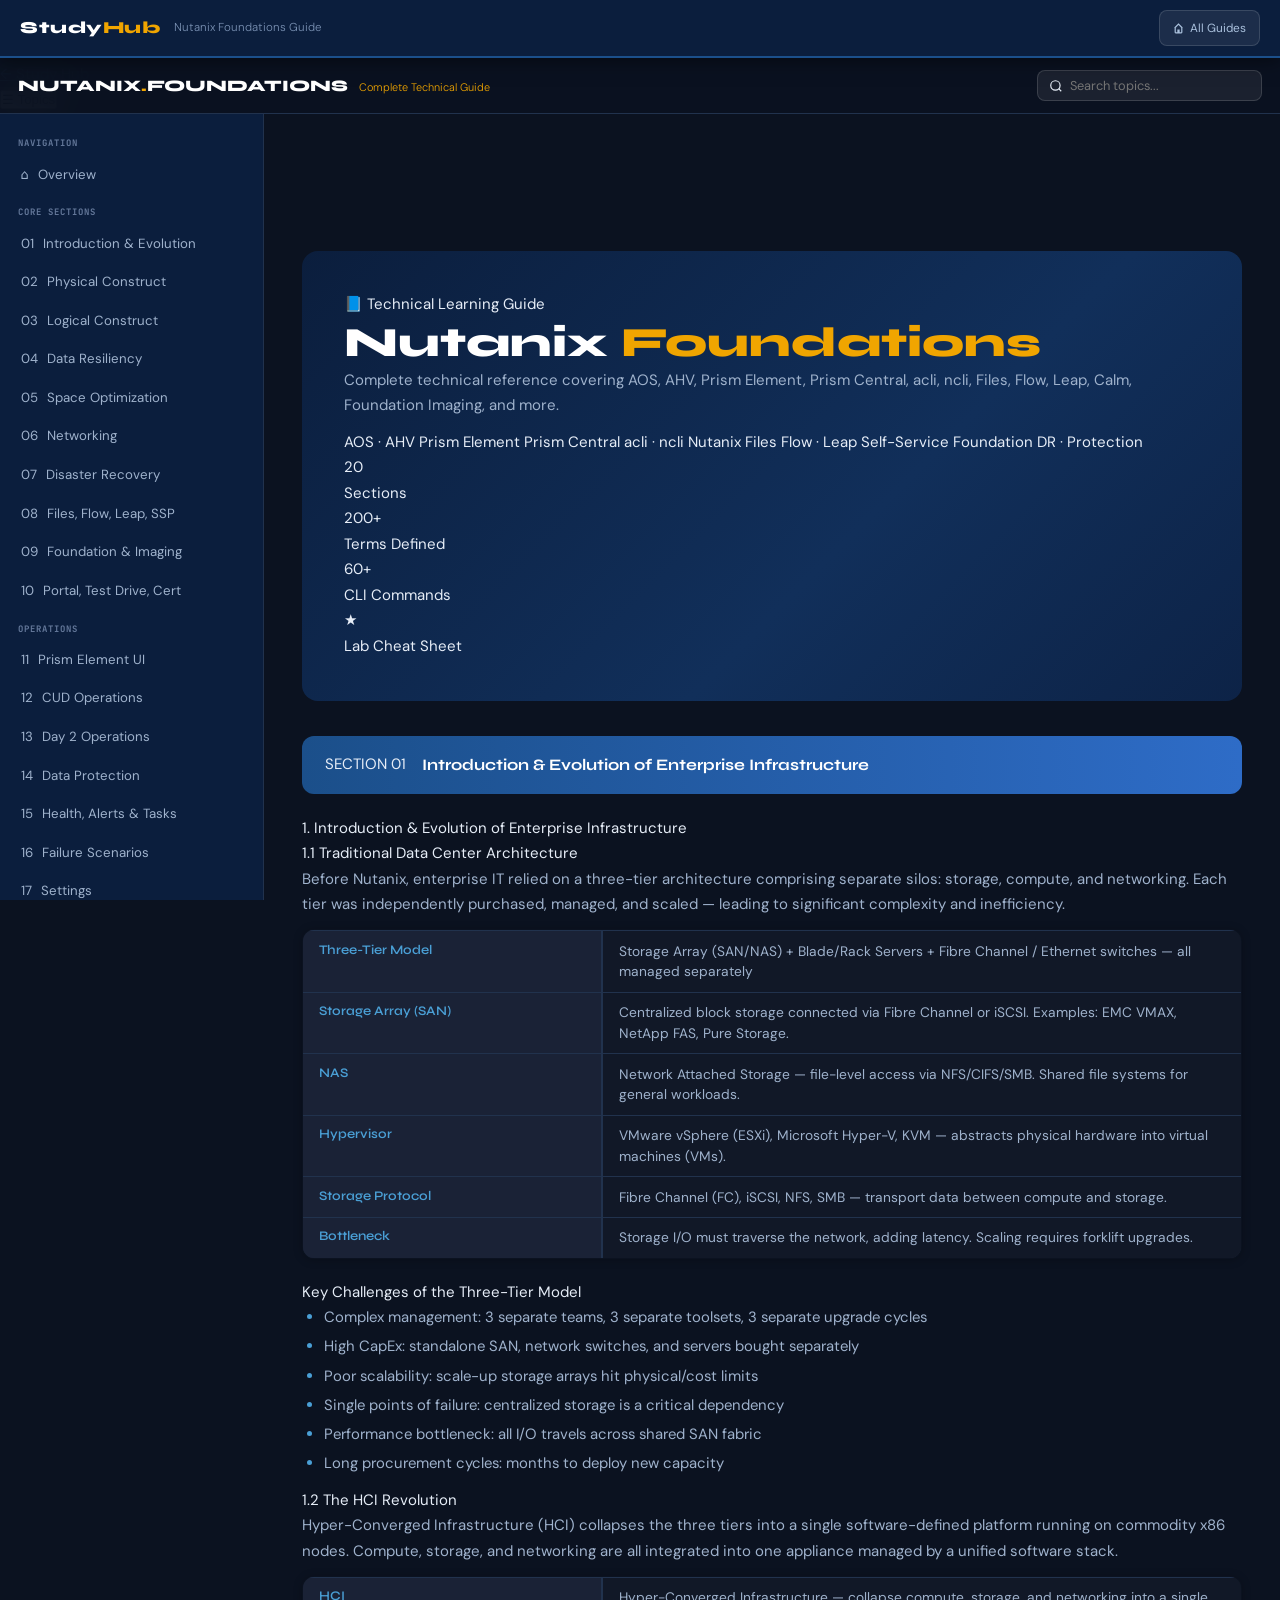
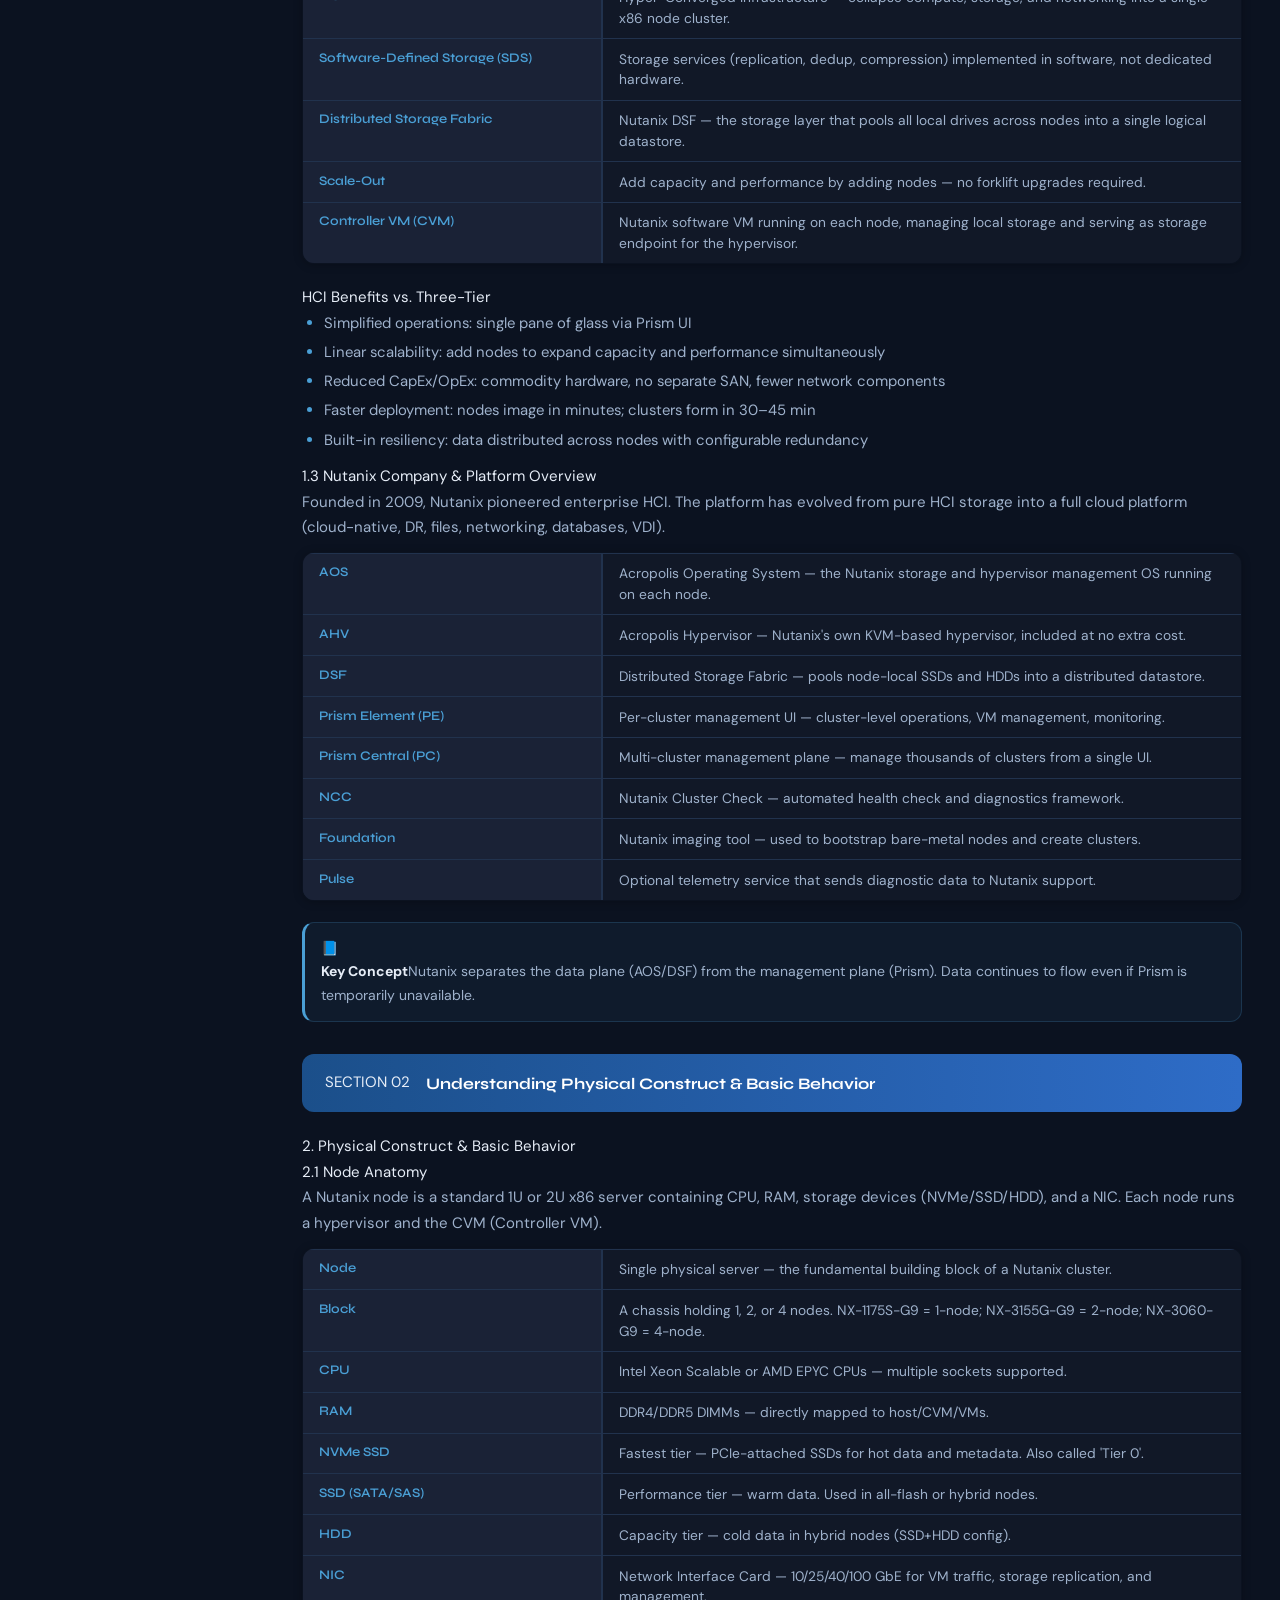
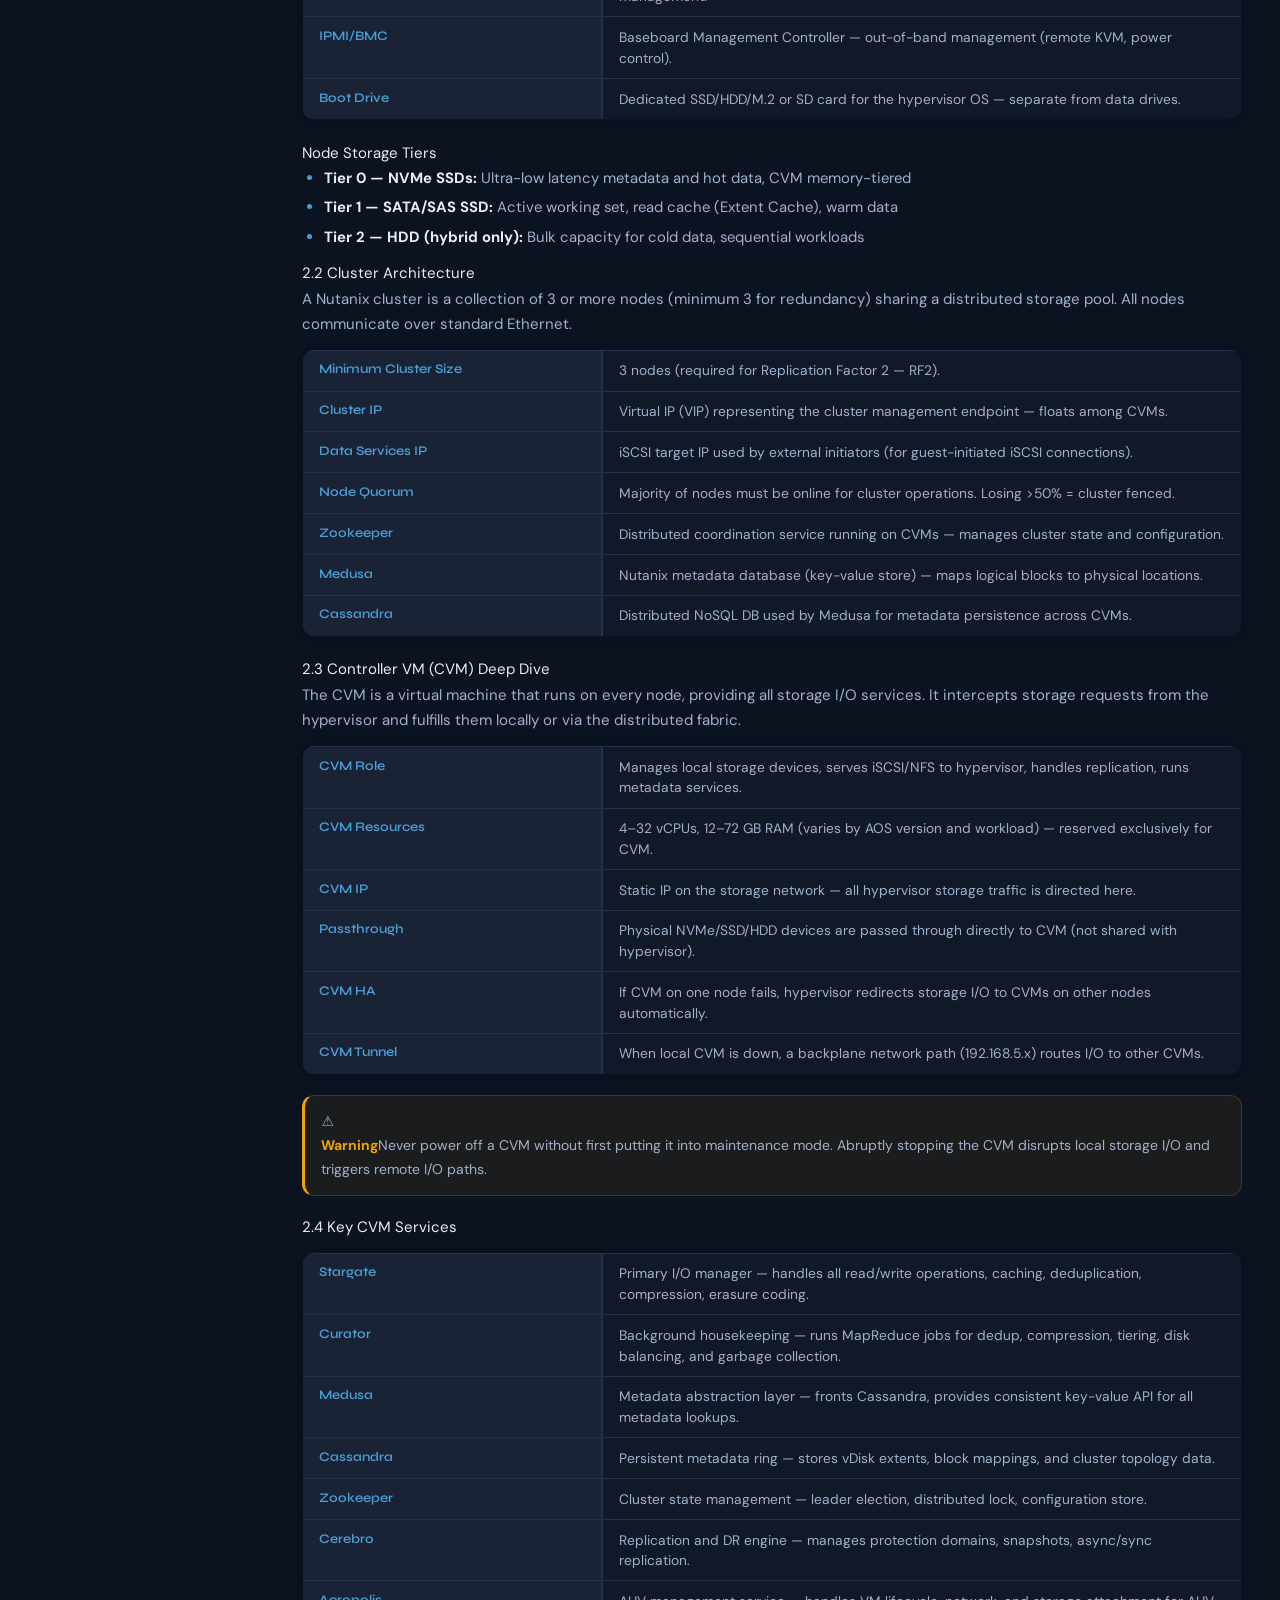
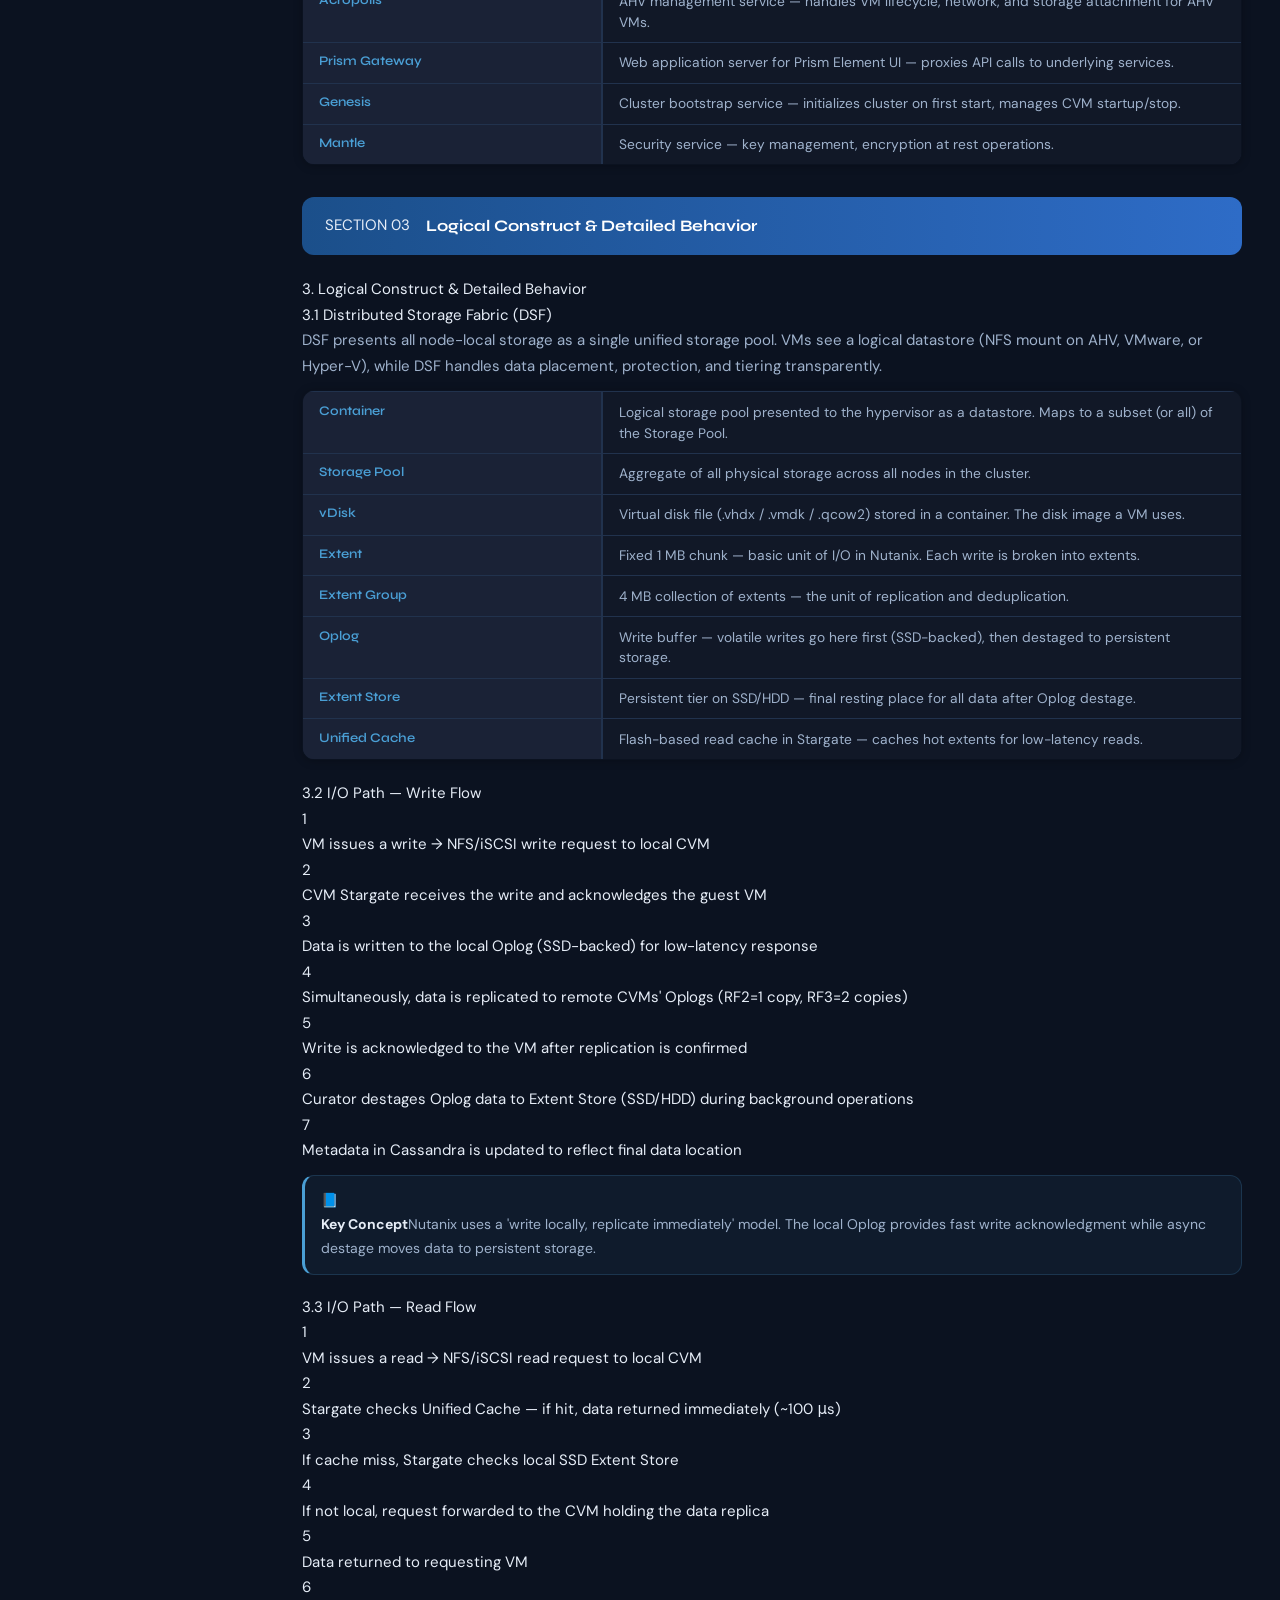
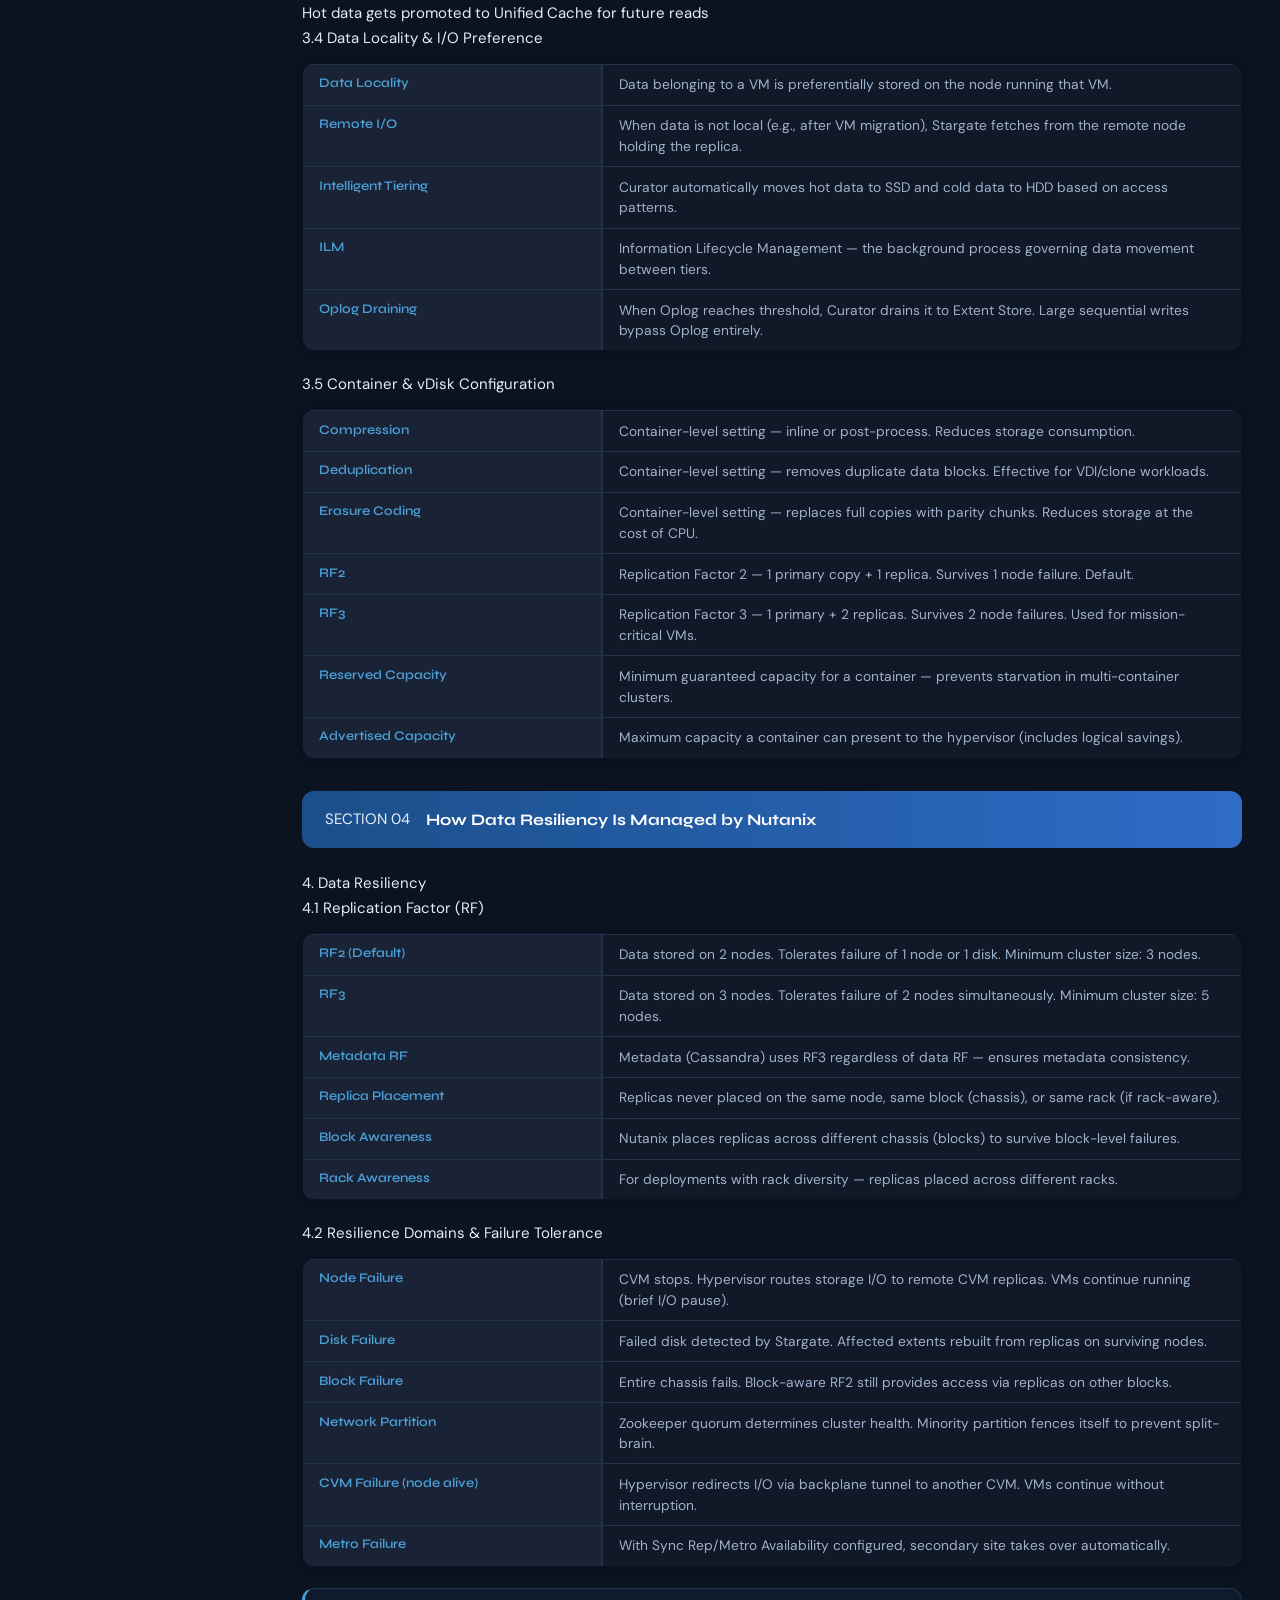
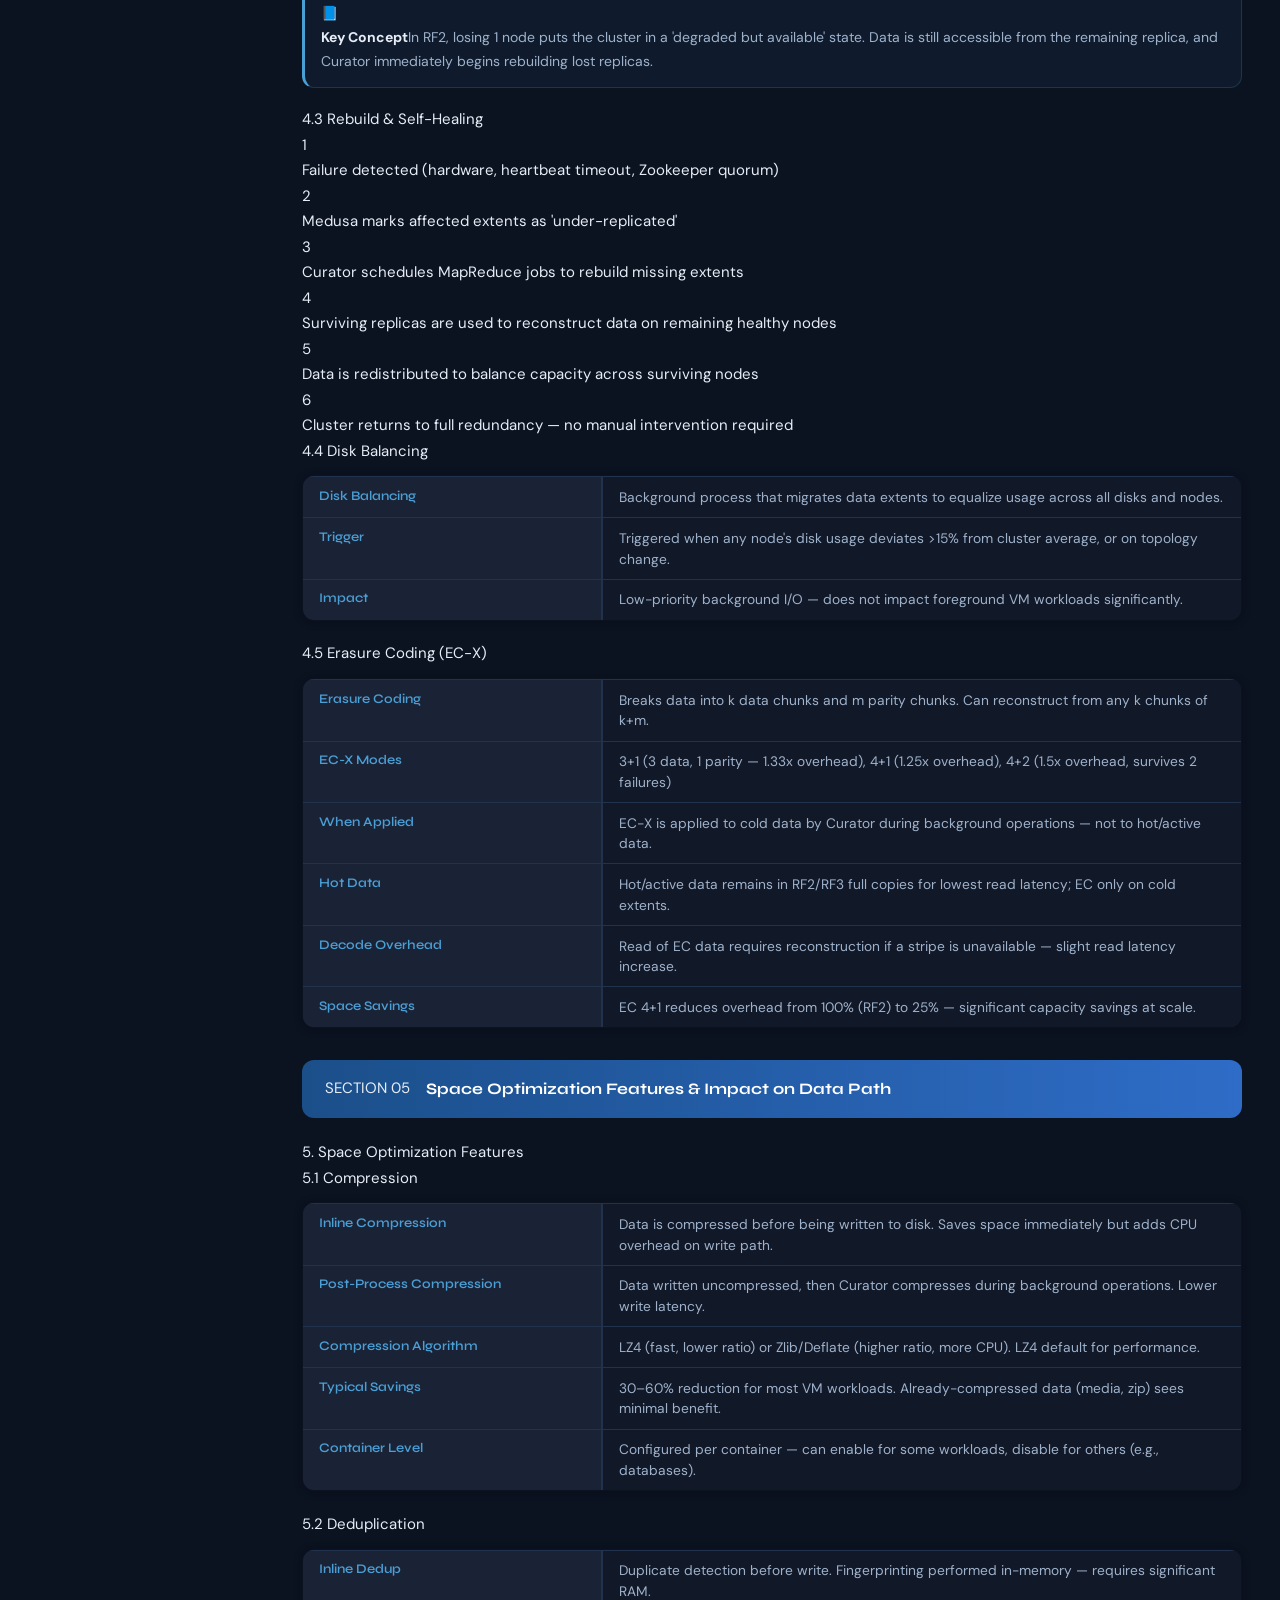
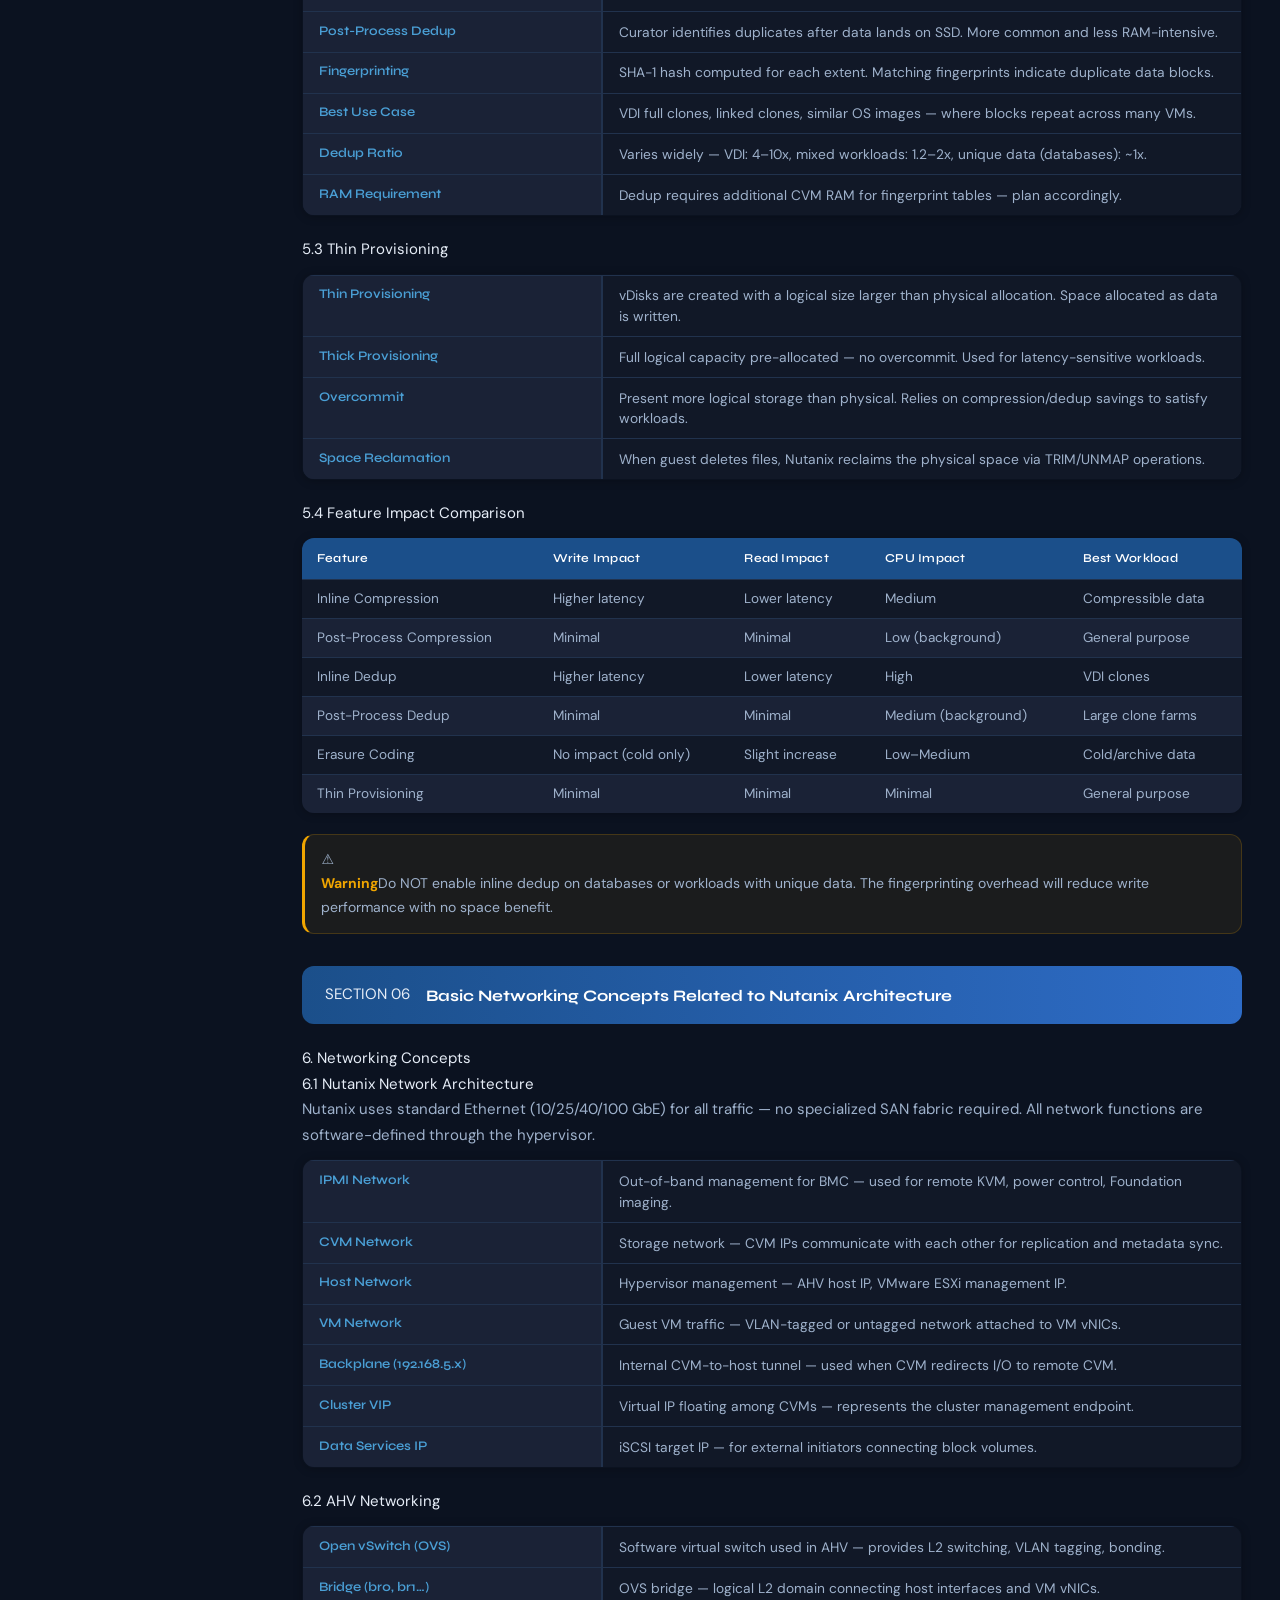
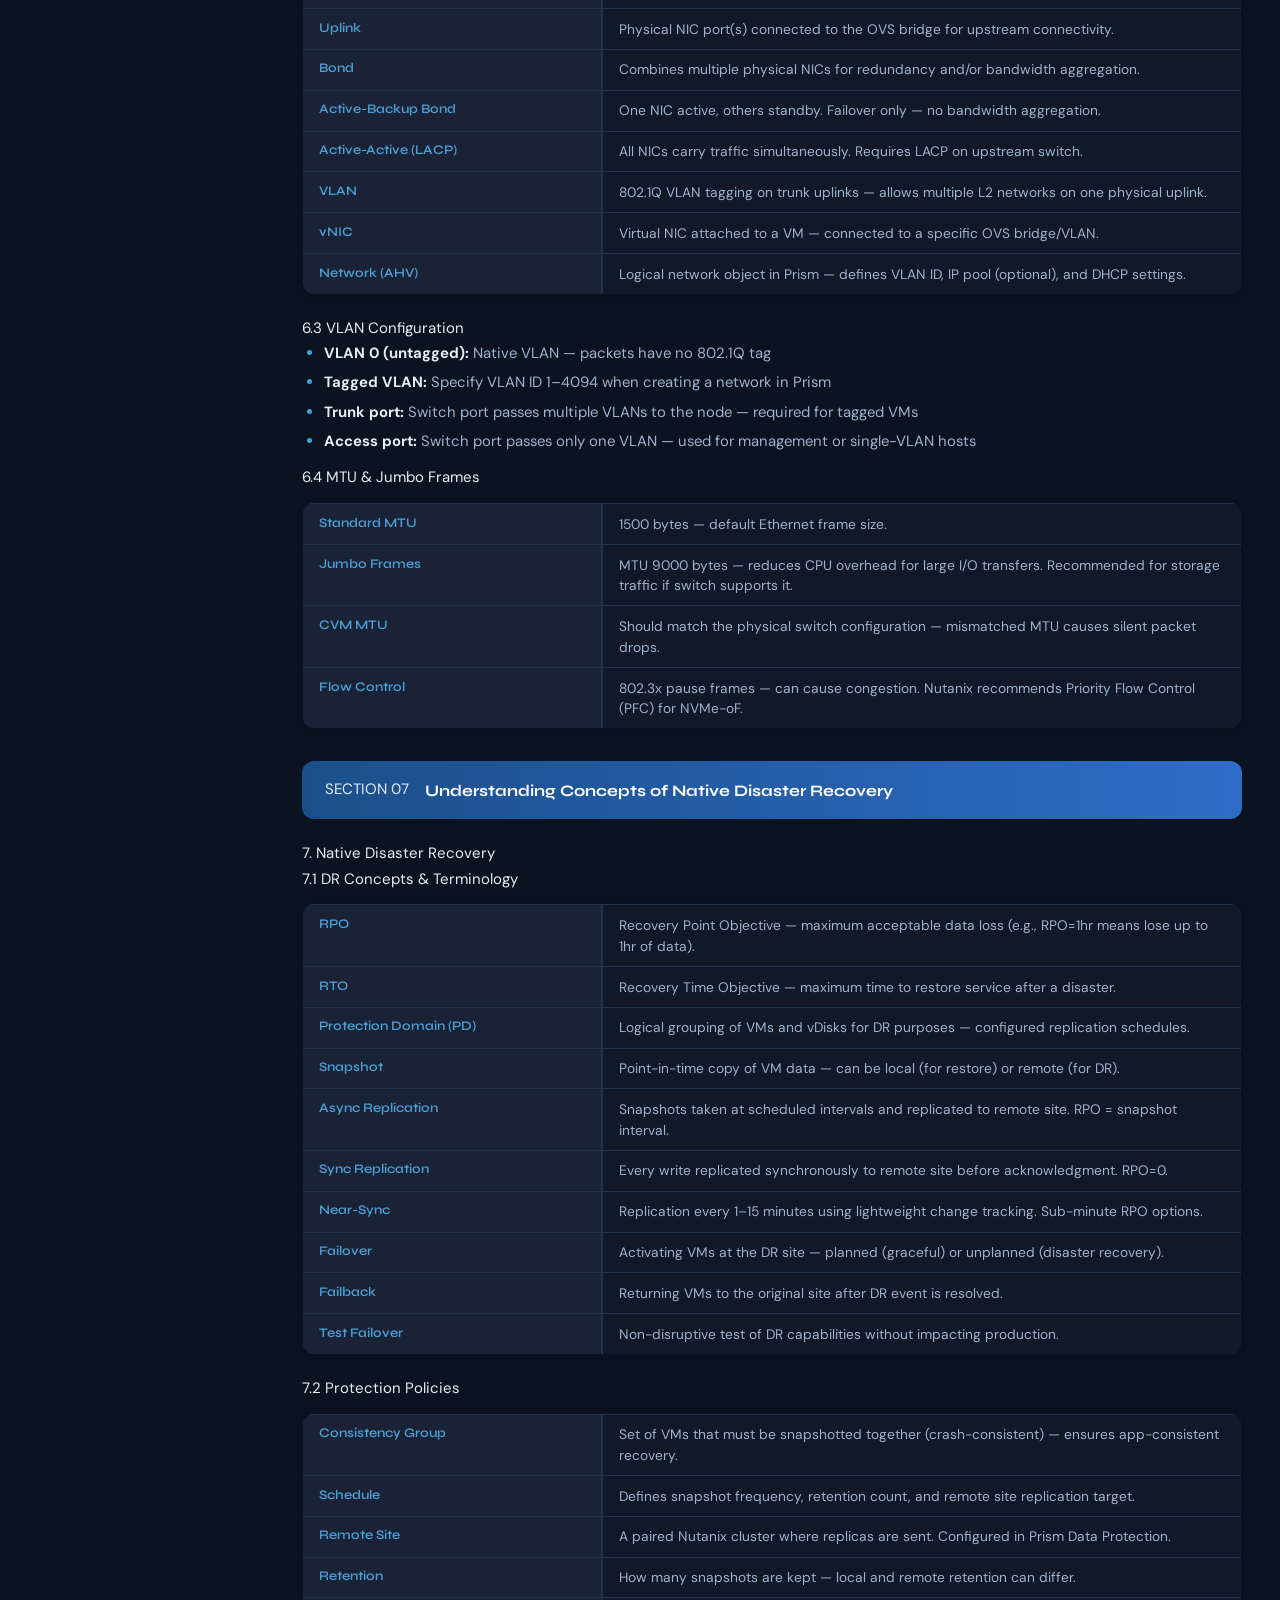
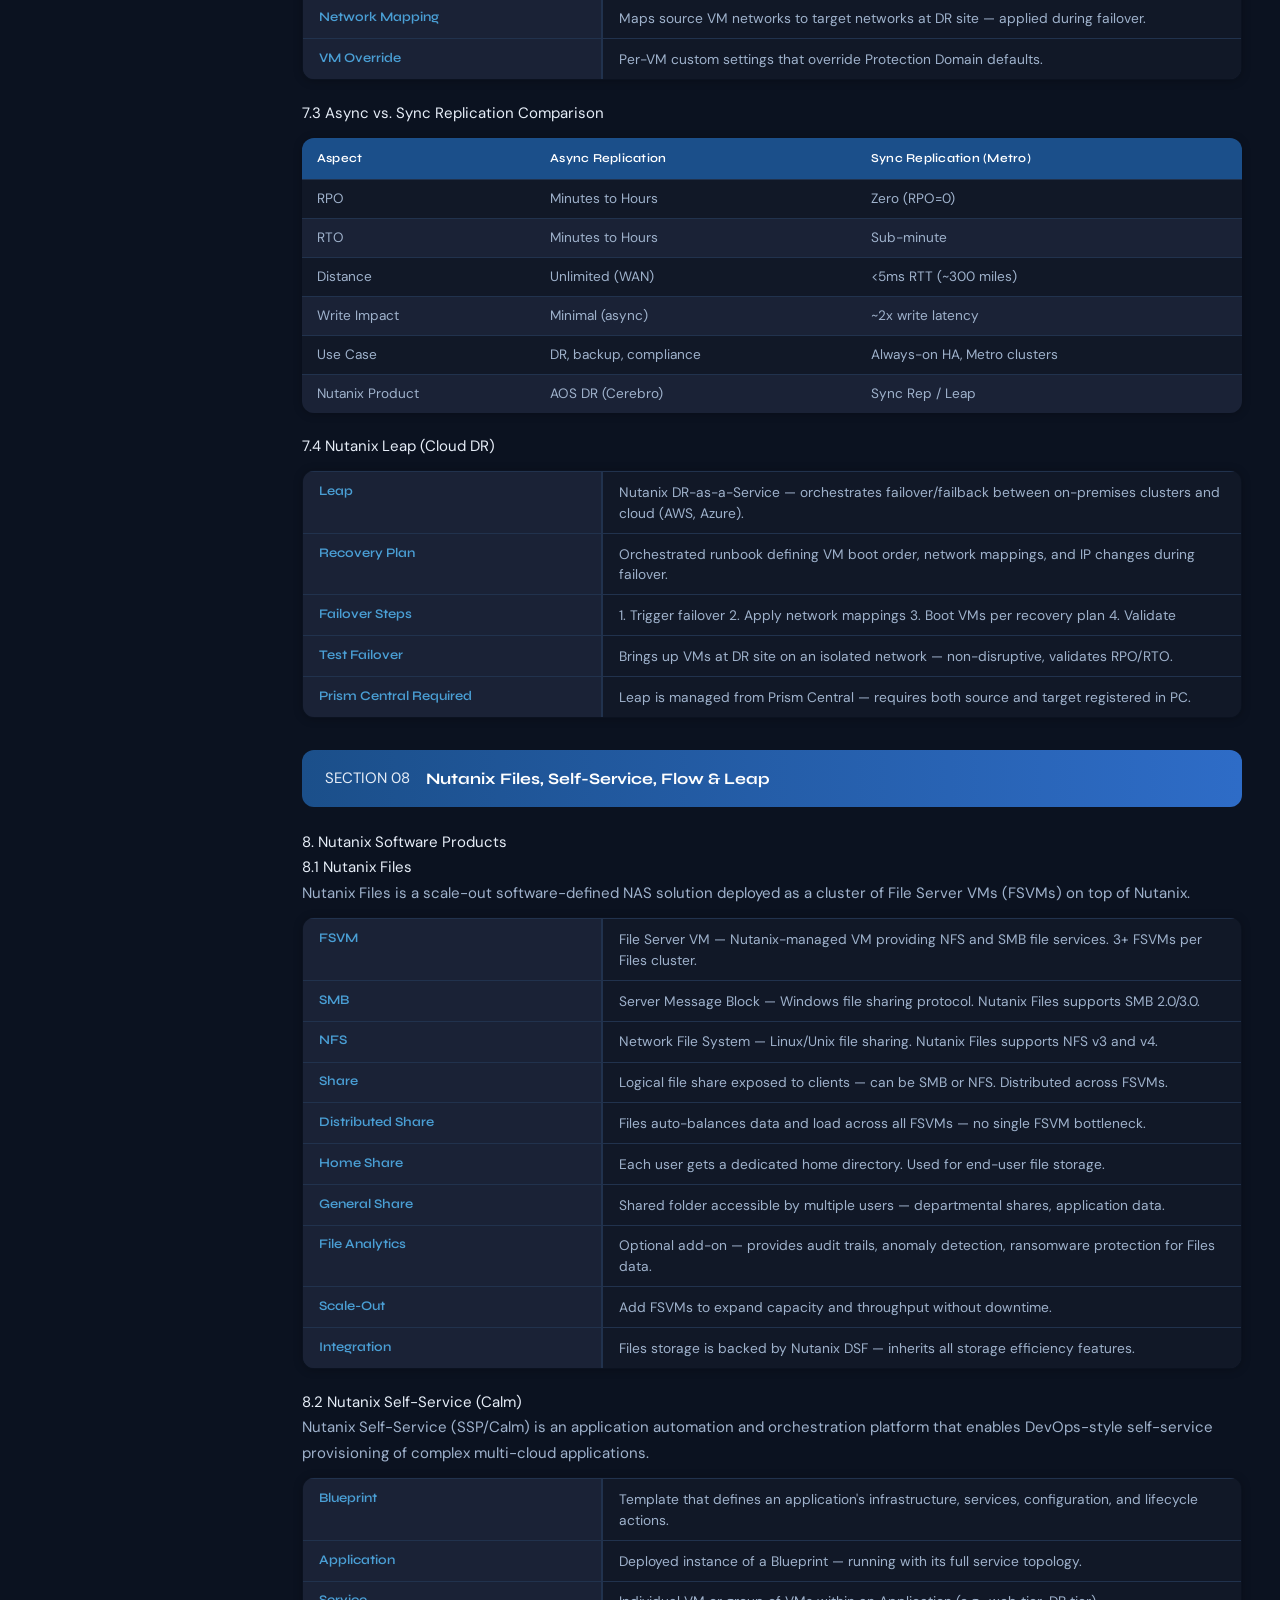
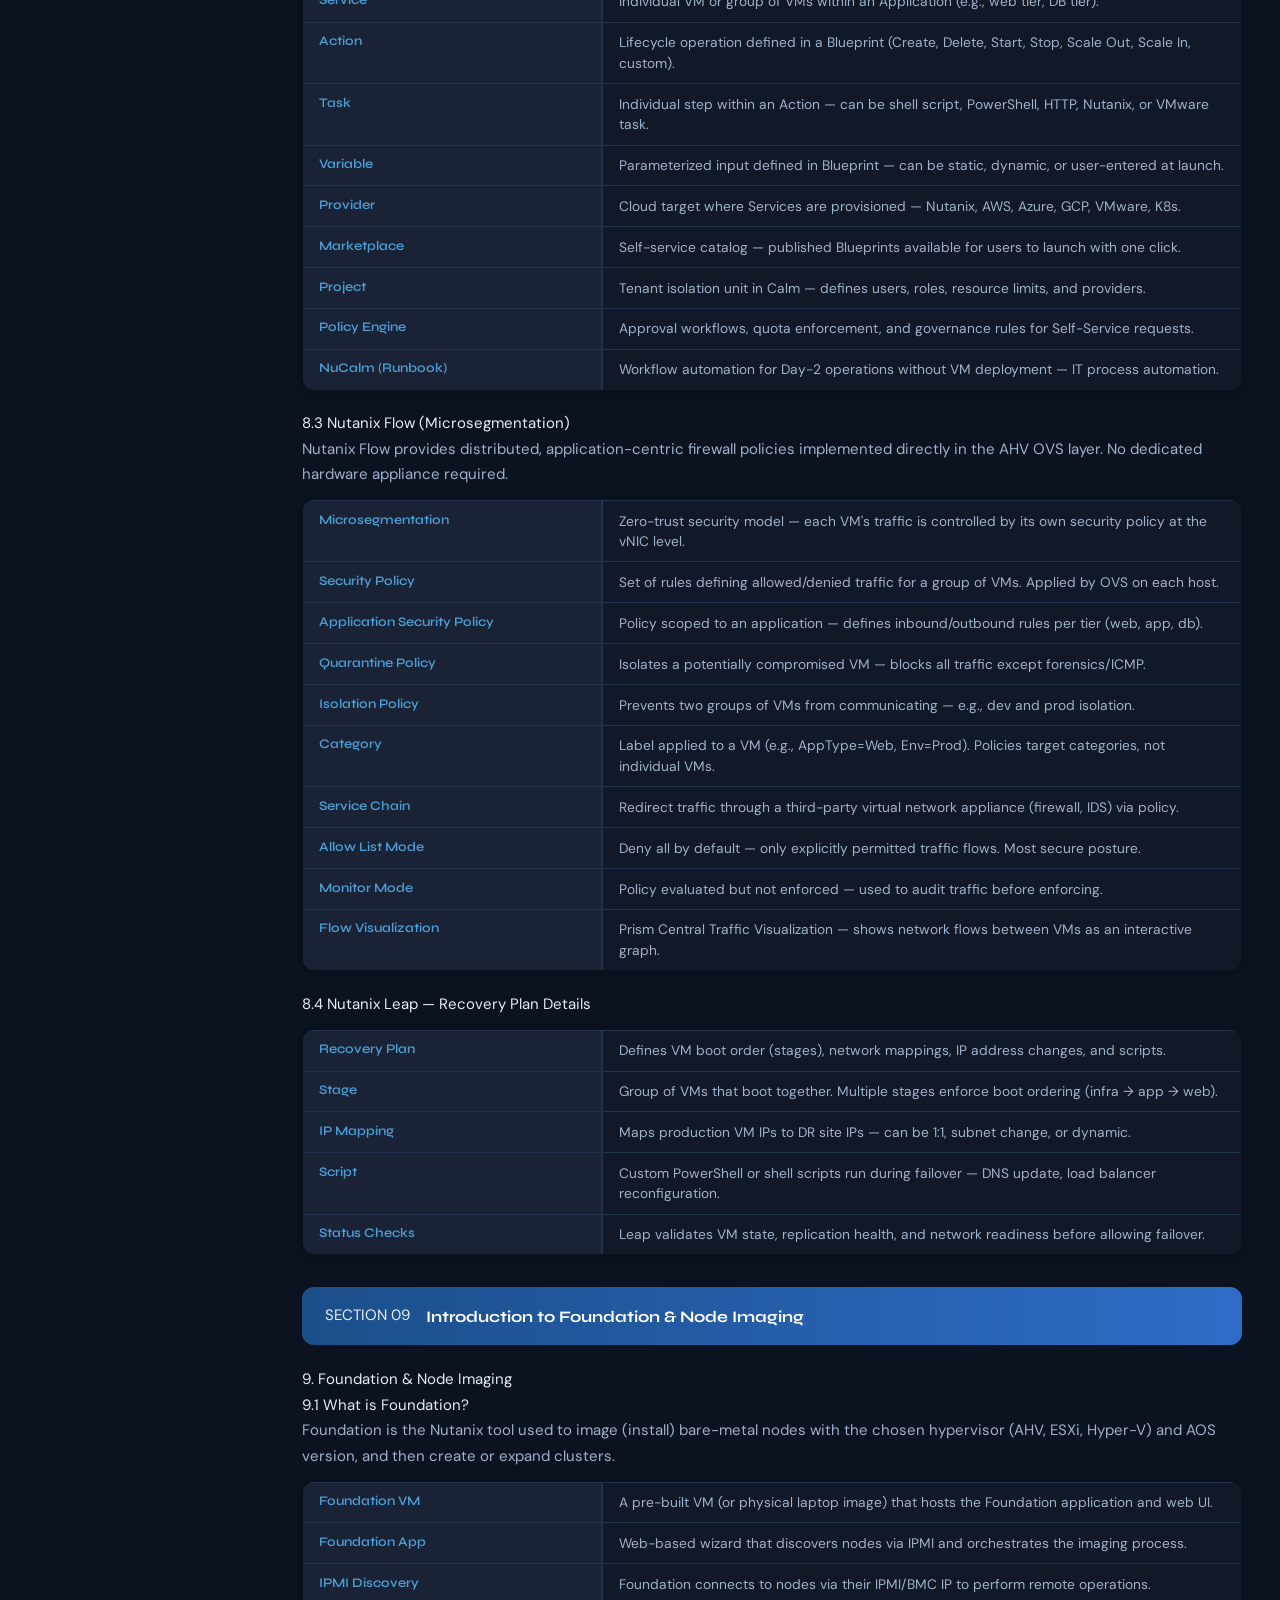
<file: Nutanix Foundations Guide.html>
<!DOCTYPE html><html lang="en"><head><meta charset="UTF-8"><meta name="viewport" content="width=device-width,initial-scale=1,viewport-fit=cover"><title>Nutanix Foundations Guide</title><link rel="preconnect" href="https://fonts.googleapis.com"><link rel="preconnect" href="https://fonts.gstatic.com" crossorigin><link href="https://fonts.googleapis.com/css2?family=JetBrains+Mono:wght@400;600&family=Syne:wght@600;700;800&family=DM+Sans:ital,wght@0,300;0,400;0,500;1,400&display=swap" rel="stylesheet"><style>
:root{
  --bg:#0B1220;--surface:#111827;--surface2:#1A2236;--surface3:#1F2D45;
  --border:#21324D;--border2:#2E4A72;
  --navy:#0B1E3D;--blue:#1B4F8A;--mid:#2E6CC7;--sky:#4A9FD5;--teal:#00929F;
  --accent:#F0A500;--green:#10B981;--red:#EF4444;--purple:#8B5CF6;
  --text:#E6EDF7;--text2:#9FB2CC;--text3:#64789A;
  --code-bg:#070D1A;--code-fg:#7FD3FF;
  --fh:'Syne',sans-serif;--fb:'DM Sans',system-ui,sans-serif;--fm:'JetBrains Mono',monospace;
  --tb:58px;--sbw:264px;--r:12px;
}
*{box-sizing:border-box;margin:0;padding:0}
html{scroll-behavior:smooth;-webkit-tap-highlight-color:transparent}
body{background:var(--bg);color:var(--text);font-family:var(--fb);font-size:15px;line-height:1.7;min-height:100vh;overflow-x:hidden}
h1,h2,h3,h4,h5,h6{font-family:var(--fh);line-height:1.2}
h1{font-size:clamp(1.5rem,4vw,2.3rem);font-weight:800;color:#fff}
h2{font-size:clamp(1.1rem,3vw,1.35rem);font-weight:700;color:var(--sky);margin:1.4rem 0 .6rem}
h3{font-size:1.02rem;font-weight:600;color:var(--teal);margin:1.1rem 0 .4rem}
h4{font-size:.8rem;font-weight:600;color:var(--text3);text-transform:uppercase;letter-spacing:.06em;margin:.9rem 0 .3rem}
p{color:var(--text2);margin-bottom:.7rem}
li{color:var(--text2);font-size:.93rem;margin-bottom:.25rem}
ul,ol{padding-left:1.35rem;margin-bottom:.7rem}
li::marker{color:var(--sky)}
a{color:var(--sky)}a:hover{color:var(--accent)}
strong{color:var(--text)}
::selection{background:var(--blue);color:#fff}
::-webkit-scrollbar{width:6px;height:6px}
::-webkit-scrollbar-track{background:transparent}
::-webkit-scrollbar-thumb{background:var(--border2);border-radius:3px}

/* ---- TOPBAR ---- */
#shub-topbar{position:fixed;top:0;left:0;right:0;z-index:9000;height:var(--tb);
  background:var(--navy);display:flex;align-items:center;gap:14px;padding:0 20px;
  border-bottom:2px solid var(--blue);box-shadow:0 2px 18px rgba(0,0,0,.5)}
.shub-logo{font-family:var(--fh);font-weight:800;font-size:1.05rem;color:#fff;text-decoration:none;letter-spacing:.03em;white-space:nowrap}
.shub-logo span{color:var(--accent)}
.shub-title{font-size:.72rem;color:#7C93B5;font-weight:300;white-space:nowrap;overflow:hidden;text-overflow:ellipsis;max-width:50vw}
.shub-spacer{flex:1}
.shub-home{display:flex;align-items:center;gap:6px;padding:7px 13px;border-radius:8px;
  background:rgba(255,255,255,.07);border:1px solid rgba(255,255,255,.13);color:#A9C0DC;
  font-size:.74rem;text-decoration:none;white-space:nowrap;transition:.15s}
.shub-home:hover{background:rgba(255,255,255,.14);color:#fff}
#shub-prog{position:fixed;top:var(--tb);left:0;height:3px;width:0;z-index:8999;
  background:linear-gradient(90deg,var(--accent),var(--sky));transition:width .08s linear;pointer-events:none}
#shub-btt{position:fixed;bottom:24px;right:20px;width:44px;height:44px;border:none;border-radius:50%;
  background:var(--blue);color:#fff;font-size:1.15rem;cursor:pointer;z-index:8998;opacity:0;pointer-events:none;
  display:flex;align-items:center;justify-content:center;box-shadow:0 6px 18px rgba(27,79,138,.5);transition:.2s}
#shub-btt.vis{opacity:1;pointer-events:auto}
#shub-btt:hover{background:var(--mid);transform:translateY(-2px)}

/* ---- MOBILE DRAWER ---- */
#shub-ov{display:none;position:fixed;inset:0;background:rgba(0,0,0,.78);z-index:8900}
#shub-ov.on{display:block}
#shub-dr{position:fixed;top:0;left:0;bottom:0;width:min(290px,86vw);background:var(--navy);
  border-right:1px solid var(--border2);z-index:8950;display:flex;flex-direction:column;
  transform:translateX(-100%);transition:transform .26s cubic-bezier(.4,0,.2,1)}
#shub-dr.on{transform:translateX(0)}
#shub-dr-h{display:flex;align-items:center;justify-content:space-between;padding:14px 16px;
  border-bottom:1px solid var(--border);background:rgba(255,255,255,.03)}
#shub-dr-h span{font-family:var(--fm);font-size:.66rem;font-weight:700;letter-spacing:.13em;text-transform:uppercase;color:var(--text3)}
#shub-dr-x{width:30px;height:30px;border-radius:7px;border:1px solid var(--border);background:rgba(255,255,255,.06);color:var(--text2);font-size:14px;cursor:pointer}
#shub-dr-back{display:flex;align-items:center;gap:8px;padding:11px 16px;color:var(--accent);
  text-decoration:none;font-size:.8rem;font-weight:600;border-bottom:1px solid var(--border);background:rgba(240,165,0,.04)}
#shub-dr-list{flex:1;overflow-y:auto;padding:4px 0 60px;-webkit-overflow-scrolling:touch}
.shub-dl-sec{padding:11px 16px 3px;font-family:var(--fm);font-size:.56rem;font-weight:700;letter-spacing:.13em;text-transform:uppercase;color:var(--text3)}
.shub-dl-i{display:flex;align-items:center;gap:9px;width:100%;padding:11px 16px;border:none;border-left:3px solid transparent;
  background:transparent;text-align:left;color:var(--text2);font-family:var(--fb);font-size:.85rem;cursor:pointer;line-height:1.3}
.shub-dl-i:active{background:rgba(255,255,255,.05)}
.shub-dl-i.cur{background:rgba(240,165,0,.08);color:var(--accent);border-left-color:var(--accent);font-weight:600}
.shub-dl-n{font-family:var(--fm);font-size:.6rem;color:var(--accent);background:rgba(240,165,0,.12);border-radius:4px;padding:1px 6px;min-width:24px;text-align:center}
#shub-fab{position:fixed;bottom:20px;right:16px;z-index:8800;display:none;align-items:center;gap:7px;
  background:var(--accent);color:#0B1220;border:none;border-radius:50px;padding:13px 22px;
  font-family:var(--fh);font-weight:700;font-size:.84rem;cursor:pointer;box-shadow:0 6px 22px rgba(240,165,0,.45)}
#shub-fab:active{transform:scale(.96)}

/* ---- UNIVERSAL CONTENT COMPONENTS ---- */
pre,.code-block,.cmd-block{background:var(--code-bg);border:1px solid var(--border);border-left:3px solid var(--sky);
  border-radius:8px;padding:1rem 1.1rem;font-family:var(--fm);font-size:13px;color:var(--code-fg);
  overflow-x:auto;line-height:1.6;margin:.7rem 0 1.2rem;white-space:pre;-webkit-overflow-scrolling:touch}
:not(pre)>code{font-family:var(--fm);font-size:.82em;background:rgba(74,159,213,.12);color:var(--sky);padding:1px 6px;border-radius:4px}
table{width:100%;border-collapse:collapse;margin:.7rem 0 1.3rem;border-radius:var(--r);overflow:hidden;font-size:.85rem;box-shadow:0 1px 8px rgba(0,0,0,.25)}
thead tr{background:var(--blue)}
th{padding:.65rem .9rem;color:#fff;font-family:var(--fh);font-weight:600;text-align:left;font-size:.76rem;letter-spacing:.02em;white-space:nowrap}
tbody tr:nth-child(odd){background:var(--surface)}
tbody tr:nth-child(even){background:var(--surface2)}
td{padding:.55rem .9rem;color:var(--text2);vertical-align:top;line-height:1.5;border-top:1px solid var(--border)}
.tbl-wrap{overflow-x:auto;-webkit-overflow-scrolling:touch;margin:.7rem 0 1.3rem;border-radius:var(--r)}
.tbl-wrap table{margin:0}
.note,.info-box,.callout,.tip{background:rgba(74,159,213,.07);border:1px solid rgba(74,159,213,.2);border-left:3px solid var(--sky);
  border-radius:var(--r);padding:.85rem 1rem;margin:.7rem 0 1.2rem;font-size:14px;color:var(--text2)}
.warn-box,.warning{background:rgba(240,165,0,.07);border:1px solid rgba(240,165,0,.2);border-left:3px solid var(--accent);
  border-radius:var(--r);padding:.85rem 1rem;margin:.7rem 0 1.2rem;font-size:14px;color:var(--text2)}
.warn-box strong,.warning strong{color:var(--accent)}
.note strong,.info-box strong{color:var(--sky)}
.card{background:var(--surface);border:1px solid var(--border);border-radius:var(--r);padding:16px 20px;margin-bottom:14px}
.card-title{font-family:var(--fh);font-size:.92rem;font-weight:700;color:#fff;margin-bottom:8px}
.card-grid{display:grid;grid-template-columns:1fr 1fr;gap:1rem;margin:1rem 0}
.badge{display:inline-block;background:rgba(240,165,0,.12);border:1px solid rgba(240,165,0,.3);color:var(--accent);
  font-family:var(--fm);font-size:10px;letter-spacing:.08em;text-transform:uppercase;padding:3px 10px;border-radius:4px}
.divider{height:1px;background:var(--border);margin:1.25rem 0}

/* ===== PAGE ===== */

/* Nutanix: header.topbar(fixed) + .sidebar + .main(margin-left) */
.topbar{position:fixed;top:var(--tb);left:0;right:0;z-index:800;height:56px;display:flex;align-items:center;gap:1rem;
  padding:0 1.1rem;background:rgba(11,18,32,.97);backdrop-filter:blur(18px);border-bottom:1px solid var(--border)}
.menu-toggle{background:none;border:none;color:#fff;cursor:pointer;display:none}
.topbar-logo{font-family:var(--fh);font-weight:800;font-size:1rem;color:#fff}.topbar-logo span{color:var(--accent)}
.topbar-sub{font-family:var(--fb);font-weight:300;font-size:.68rem;color:#7C93B5;margin-left:6px}
.topbar-search{display:flex;align-items:center;gap:7px;background:rgba(255,255,255,.07);border:1px solid rgba(255,255,255,.14);
  border-radius:8px;padding:6px 11px;margin-left:auto}
.topbar-search input{background:none;border:none;outline:none;color:#fff;font-family:var(--fb);font-size:.8rem;width:180px}
.progress-bar{position:fixed;top:calc(var(--tb) + 56px);left:0;right:0;height:2px;background:transparent;z-index:790}
.progress-fill{height:100%;width:0;background:linear-gradient(90deg,var(--accent),var(--sky))}
.sidebar{position:fixed;top:calc(var(--tb) + 56px);left:0;bottom:0;width:var(--sbw);background:var(--navy);
  border-right:1px solid var(--border);overflow-y:auto;padding:.7rem 0;z-index:60}
.sidebar-overlay{display:none;position:fixed;inset:0;background:rgba(0,0,0,.6);z-index:55}
.sidebar-overlay.show{display:block}
.nav-group-label{padding:.7rem 1.1rem .25rem;font-family:var(--fm);font-size:.56rem;font-weight:700;letter-spacing:.12em;text-transform:uppercase;color:var(--text3)}
.nav-item{display:flex;align-items:center;gap:9px;width:100%;text-align:left;border:none;border-left:3px solid transparent;
  background:transparent;color:var(--text2);font-family:var(--fb);font-size:.83rem;padding:.5rem 1.1rem;cursor:pointer;transition:.14s;text-decoration:none}
.nav-item:hover{background:rgba(255,255,255,.04);color:var(--text);border-left-color:var(--border2)}
.nav-item.active{background:rgba(240,165,0,.08);color:var(--accent);border-left-color:var(--accent);font-weight:600}
.main{margin-left:var(--sbw);padding:calc(var(--tb) + 56px + 1.5rem) 2.4rem 4rem;max-width:none}
.section{margin-bottom:2.5rem}
.section-divider{display:flex;align-items:center;gap:1rem;background:linear-gradient(90deg,var(--blue),var(--mid));
  border-radius:var(--r);padding:1rem 1.4rem;margin:2rem 0 1.4rem}
.section-divider h2{color:#fff;margin:0;border:none;font-size:1rem}
.cover{background:linear-gradient(135deg,var(--navy),#112F5A 60%,#0D2347);border-radius:16px;padding:2.6rem;margin-bottom:2.2rem;position:relative;overflow:hidden}
.cover h1{color:#fff;font-size:clamp(1.8rem,4vw,2.6rem)}.cover h1 span{color:var(--accent)}
.def-table{margin:.7rem 0 1.3rem;border:1px solid var(--border);border-radius:var(--r);overflow:hidden}
.def-table .row,.def-table tr{display:flex}
.term-cell{width:32%;padding:.6rem 1rem;background:var(--surface2);font-family:var(--fh);font-weight:600;color:var(--sky);font-size:.82rem;flex-shrink:0;border-right:2px solid var(--border)}
.def-cell{flex:1;padding:.6rem 1rem;color:var(--text2);background:var(--surface);font-size:.86rem}
.code-group{background:var(--code-bg);border:1px solid var(--border);border-radius:10px;overflow:hidden;margin:1rem 0 1.4rem}
.quickjump{display:flex;flex-wrap:wrap;gap:.5rem;margin-bottom:1.4rem}
.quickjump a{background:var(--surface2);border:1px solid var(--border);border-radius:999px;padding:5px 13px;font-size:.72rem;color:var(--text2);text-decoration:none}
.quickjump a:hover{border-color:var(--accent);color:var(--accent)}
@media(min-width:768px){.menu-toggle{display:none}}


/* ============ MOBILE (<=767) ============ */
@media(max-width:767px){
  :root{--tb:50px}
  #shub-topbar{height:var(--tb);padding:0 12px;gap:8px}
  #shub-topbar .shub-title{display:none}
  .shub-home span{display:none}.shub-home{padding:7px 9px}
  #shub-prog{top:var(--tb)}
  #shub-fab{display:flex}
  #shub-btt{bottom:84px;right:13px;width:40px;height:40px}
  /* hide any page-native fixed header/sidebar; our chrome takes over */
  .__pageheader{display:none!important}
  .__sidebar{display:none!important}
  .__wrap{display:block!important;padding-top:var(--tb)!important;height:auto!important;min-height:auto!important}
  .__content{display:block!important;width:100%!important;max-width:100vw!important;
    margin:0!important;padding:16px 15px 120px!important;height:auto!important;overflow:visible!important;flex:none!important}
  .__tabs{position:sticky!important;top:var(--tb)!important;z-index:700!important;overflow-x:auto!important;
    flex-wrap:nowrap!important;white-space:nowrap!important;-webkit-overflow-scrolling:touch!important}
  .__tabs::-webkit-scrollbar{display:none}
  h1{font-size:clamp(1.3rem,6vw,1.7rem)!important}
  h2{font-size:clamp(1rem,4.5vw,1.18rem)!important}
  pre,.code-block,.cmd-block{font-size:12px!important;padding:11px 12px!important}
  table{display:block;overflow-x:auto;font-size:.8rem}
  .card-grid{grid-template-columns:1fr!important}
  img,svg,video,iframe{max-width:100%!important;height:auto}
}
@media(max-width:380px){
  .shub-home{display:none}
  #shub-fab{padding:11px 17px;font-size:.8rem}
}
@media print{
  #shub-topbar,#shub-prog,#shub-btt,#shub-ov,#shub-dr,#shub-fab,.__sidebar,.__tabs{display:none!important}
  .__wrap{padding-top:0!important;display:block!important}
  .__content{padding:0!important;max-width:100%!important}
  body{background:#fff!important;color:#000!important}
  h1,h2,h3{color:#000!important}
}
</style></head><body><div id="shub-topbar"><a class="shub-logo" href="index.html">Study<span>Hub</span></a><span class="shub-title">Nutanix Foundations Guide</span><div class="shub-spacer"></div><a class="shub-home" href="index.html"><svg width="11" height="11" viewBox="0 0 20 20" fill="none" stroke="currentColor" stroke-width="2.2"><path d="M3 9l7-7 7 7M4 8v9a1 1 0 001 1h4v-5h2v5h4a1 1 0 001-1V8"/></svg><span>All Guides</span></a></div><div id="shub-prog"></div><button id="shub-btt" title="Top">&#8593;</button><div id="shub-ov"></div><nav id="shub-dr"><div id="shub-dr-h"><span>Contents</span><button id="shub-dr-x">&#10005;</button></div><a id="shub-dr-back" href="index.html">&#8592; Study Hub</a><div id="shub-dr-list"></div></nav><button id="shub-fab">&#9776; Topics</button><script>(function(){var pr=document.getElementById("shub-prog"),bt=document.getElementById("shub-btt");addEventListener("scroll",function(){var h=document.documentElement,s=h.scrollTop||document.body.scrollTop,m=(h.scrollHeight||document.body.scrollHeight)-h.clientHeight;if(pr)pr.style.width=(m>0?Math.min(s/m*100,100):0)+"%";if(bt)bt.classList.toggle("vis",s>280);},{passive:true});if(bt)bt.onclick=function(){scrollTo({top:0,behavior:"smooth"});};if(innerWidth>767)return;var ov=document.getElementById("shub-ov"),dr=document.getElementById("shub-dr"),x=document.getElementById("shub-dr-x"),fab=document.getElementById("shub-fab"),L=document.getElementById("shub-dr-list");function op(){dr.classList.add("on");ov.classList.add("on");document.body.style.overflow="hidden";fab.innerHTML="&#10005; Close";}function cl(){dr.classList.remove("on");ov.classList.remove("on");document.body.style.overflow="";fab.innerHTML="&#9776; Topics";}fab.onclick=function(){dr.classList.contains("on")?cl():op();};x.onclick=cl;ov.onclick=cl;addEventListener("keydown",function(e){if(e.key==="Escape")cl();});var built=false;function build(){if(built)return;var items=document.querySelectorAll('.sidebar .nav-item');if(!items.length)return;built=true;L.innerHTML="";items.forEach(function(o){var b=document.createElement("button");b.className="shub-dl-i";var n=o.querySelector(".num,.sidebar-count");var nt=n?n.textContent.trim():"";var lb=o.textContent.replace(nt,"").trim();if(!lb)return;if(nt){var s=document.createElement("span");s.className="shub-dl-n";s.textContent=nt;b.appendChild(s);}b.appendChild(document.createTextNode(lb));b.onclick=function(){o.click();setTimeout(cl,160);};L.appendChild(b);});}function init(){build();if(!built){var n=0,t=setInterval(function(){build();if(built||++n>50)clearInterval(t);},100);}}document.readyState==="loading"?addEventListener("DOMContentLoaded",function(){setTimeout(init,250);}):setTimeout(init,250);})();</script>
<a class="shub-home" href="index.html">
    <svg width="11" height="11" viewBox="0 0 20 20" fill="none" stroke="currentColor" stroke-width="2.2"><path d="M3 9l7-7 7 7M4 8v9a1 1 0 001 1h4v-5h2v5h4a1 1 0 001-1V8"/></svg>
    <span>All Guides</span>
  </a>
</div>


<div id="shub-drawer-ov"></div>
<nav id="shub-drawer">
  <div id="shub-drawer-head"><span>Contents</span><button id="shub-drawer-close">&#10005;</button></div>
  <a id="shub-drawer-back" href="index.html">&#8592; Study Hub</a>
  <div id="shub-drawer-list"></div>
</nav>
<button id="shub-topics-fab">&#9776; Topics</button>


<header class="topbar __pageheader">
  <button class="menu-toggle" onclick="toggleSidebar()" aria-label="Menu">
    <svg width="20" height="20" viewBox="0 0 24 24" fill="none" stroke="currentColor" stroke-width="2">
      <line x1="3" y1="6" x2="21" y2="6"/><line x1="3" y1="12" x2="21" y2="12"/><line x1="3" y1="18" x2="21" y2="18"/>
    </svg>
  </button>
  <div class="topbar-logo">NUTANIX<span>.</span>FOUNDATIONS <span class="topbar-sub">Complete Technical Guide</span></div>
  <div class="topbar-search">
    <svg width="14" height="14" viewBox="0 0 24 24" fill="none" stroke="currentColor" stroke-width="2">
      <circle cx="11" cy="11" r="8"/><path d="m21 21-4.35-4.35"/>
    </svg>
    <input type="text" id="searchInput" placeholder="Search topics..." onkeyup="doSearch(this.value)">
  </div>
</header>

<!-- PROGRESS BAR -->
<div class="progress-bar"><div class="progress-fill" id="progressFill"></div></div>

<!-- SIDEBAR OVERLAY -->
<div class="sidebar-overlay __sidebar" id="sidebarOverlay" onclick="toggleSidebar()"></div>

<!-- SIDEBAR -->
<nav class="sidebar" id="sidebar">
  <div class="nav-group-label">Navigation</div>
  <a class="nav-item active" href="#cover"><span class="num">⌂</span>Overview</a>

  <div class="nav-group-label">Core Sections</div>
  <a class="nav-item" href="#s1"><span class="num">01</span>Introduction & Evolution</a>
  <a class="nav-item" href="#s2"><span class="num">02</span>Physical Construct</a>
  <a class="nav-item" href="#s3"><span class="num">03</span>Logical Construct</a>
  <a class="nav-item" href="#s4"><span class="num">04</span>Data Resiliency</a>
  <a class="nav-item" href="#s5"><span class="num">05</span>Space Optimization</a>
  <a class="nav-item" href="#s6"><span class="num">06</span>Networking</a>
  <a class="nav-item" href="#s7"><span class="num">07</span>Disaster Recovery</a>
  <a class="nav-item" href="#s8"><span class="num">08</span>Files, Flow, Leap, SSP</a>
  <a class="nav-item" href="#s9"><span class="num">09</span>Foundation & Imaging</a>
  <a class="nav-item" href="#s10"><span class="num">10</span>Portal, Test Drive, Cert</a>

  <div class="nav-group-label">Operations</div>
  <a class="nav-item" href="#s11"><span class="num">11</span>Prism Element UI</a>
  <a class="nav-item" href="#s12"><span class="num">12</span>CUD Operations</a>
  <a class="nav-item" href="#s13"><span class="num">13</span>Day 2 Operations</a>
  <a class="nav-item" href="#s14"><span class="num">14</span>Data Protection</a>
  <a class="nav-item" href="#s15"><span class="num">15</span>Health, Alerts & Tasks</a>
  <a class="nav-item" href="#s16"><span class="num">16</span>Failure Scenarios</a>
  <a class="nav-item" href="#s17"><span class="num">17</span>Settings</a>
  <a class="nav-item" href="#s18"><span class="num">18</span>CLI Reference</a>
  <a class="nav-item" href="#s19"><span class="num">19</span>Prism Central UI</a>
  <a class="nav-item" href="#s20"><span class="num">20</span>PC Simplified Ops</a>

  <div class="nav-group-label">Reference</div>
  <a class="nav-item" href="#cheatsheet"><span class="num">★</span>Lab Cheat Sheet</a>
</nav>

<!-- MAIN CONTENT -->
<main class="main __wrap __content">
<div class="content-inner">

<!-- ═══════════════════════════ COVER ═══════════════════════════ -->
<div class="cover" id="cover">
  <div class="cover-grid"></div>
  <div class="cover-content">
    <div class="cover-badge">📘 Technical Learning Guide</div>
    <h1>Nutanix <span>Foundations</span></h1>
    <p class="cover-desc">Complete technical reference covering AOS, AHV, Prism Element, Prism Central, acli, ncli, Files, Flow, Leap, Calm, Foundation Imaging, and more.</p>
    <div class="cover-tags">
      <span class="cover-tag">AOS · AHV</span>
      <span class="cover-tag">Prism Element</span>
      <span class="cover-tag">Prism Central</span>
      <span class="cover-tag">acli · ncli</span>
      <span class="cover-tag">Nutanix Files</span>
      <span class="cover-tag">Flow · Leap</span>
      <span class="cover-tag">Self-Service</span>
      <span class="cover-tag">Foundation</span>
      <span class="cover-tag">DR · Protection</span>
    </div>
    <div class="cover-stats">
      <div class="cover-stat"><div class="val">20</div><div class="lbl">Sections</div></div>
      <div class="cover-stat"><div class="val">200+</div><div class="lbl">Terms Defined</div></div>
      <div class="cover-stat"><div class="val">60+</div><div class="lbl">CLI Commands</div></div>
      <div class="cover-stat"><div class="val">★</div><div class="lbl">Lab Cheat Sheet</div></div>
    </div>
  </div>
</div>

<!-- ═══════════════════════════ S1 ═══════════════════════════ -->
<div class="section-block" id="s1">
  <div class="section-divider"><span class="sec-num">SECTION 01</span><h2>Introduction & Evolution of Enterprise Infrastructure</h2></div>
  <div class="h1">1. Introduction & Evolution of Enterprise Infrastructure</div>

  <div class="h2">1.1 Traditional Data Center Architecture</div>
  <p class="body-text">Before Nutanix, enterprise IT relied on a three-tier architecture comprising separate silos: storage, compute, and networking. Each tier was independently purchased, managed, and scaled — leading to significant complexity and inefficiency.</p>
  <table class="def-table">
    <tr><td class="term-cell">Three-Tier Model</td><td class="def-cell">Storage Array (SAN/NAS) + Blade/Rack Servers + Fibre Channel / Ethernet switches — all managed separately</td></tr>
    <tr><td class="term-cell">Storage Array (SAN)</td><td class="def-cell">Centralized block storage connected via Fibre Channel or iSCSI. Examples: EMC VMAX, NetApp FAS, Pure Storage.</td></tr>
    <tr><td class="term-cell">NAS</td><td class="def-cell">Network Attached Storage — file-level access via NFS/CIFS/SMB. Shared file systems for general workloads.</td></tr>
    <tr><td class="term-cell">Hypervisor</td><td class="def-cell">VMware vSphere (ESXi), Microsoft Hyper-V, KVM — abstracts physical hardware into virtual machines (VMs).</td></tr>
    <tr><td class="term-cell">Storage Protocol</td><td class="def-cell">Fibre Channel (FC), iSCSI, NFS, SMB — transport data between compute and storage.</td></tr>
    <tr><td class="term-cell">Bottleneck</td><td class="def-cell">Storage I/O must traverse the network, adding latency. Scaling requires forklift upgrades.</td></tr>
  </table>

  <div class="h3">Key Challenges of the Three-Tier Model</div>
  <ul class="bullet-list">
    <li>Complex management: 3 separate teams, 3 separate toolsets, 3 separate upgrade cycles</li>
    <li>High CapEx: standalone SAN, network switches, and servers bought separately</li>
    <li>Poor scalability: scale-up storage arrays hit physical/cost limits</li>
    <li>Single points of failure: centralized storage is a critical dependency</li>
    <li>Performance bottleneck: all I/O travels across shared SAN fabric</li>
    <li>Long procurement cycles: months to deploy new capacity</li>
  </ul>

  <div class="h2">1.2 The HCI Revolution</div>
  <p class="body-text">Hyper-Converged Infrastructure (HCI) collapses the three tiers into a single software-defined platform running on commodity x86 nodes. Compute, storage, and networking are all integrated into one appliance managed by a unified software stack.</p>
  <table class="def-table">
    <tr><td class="term-cell">HCI</td><td class="def-cell">Hyper-Converged Infrastructure — collapse compute, storage, and networking into a single x86 node cluster.</td></tr>
    <tr><td class="term-cell">Software-Defined Storage (SDS)</td><td class="def-cell">Storage services (replication, dedup, compression) implemented in software, not dedicated hardware.</td></tr>
    <tr><td class="term-cell">Distributed Storage Fabric</td><td class="def-cell">Nutanix DSF — the storage layer that pools all local drives across nodes into a single logical datastore.</td></tr>
    <tr><td class="term-cell">Scale-Out</td><td class="def-cell">Add capacity and performance by adding nodes — no forklift upgrades required.</td></tr>
    <tr><td class="term-cell">Controller VM (CVM)</td><td class="def-cell">Nutanix software VM running on each node, managing local storage and serving as storage endpoint for the hypervisor.</td></tr>
  </table>

  <div class="h3">HCI Benefits vs. Three-Tier</div>
  <ul class="bullet-list">
    <li>Simplified operations: single pane of glass via Prism UI</li>
    <li>Linear scalability: add nodes to expand capacity and performance simultaneously</li>
    <li>Reduced CapEx/OpEx: commodity hardware, no separate SAN, fewer network components</li>
    <li>Faster deployment: nodes image in minutes; clusters form in 30–45 min</li>
    <li>Built-in resiliency: data distributed across nodes with configurable redundancy</li>
  </ul>

  <div class="h2">1.3 Nutanix Company & Platform Overview</div>
  <p class="body-text">Founded in 2009, Nutanix pioneered enterprise HCI. The platform has evolved from pure HCI storage into a full cloud platform (cloud-native, DR, files, networking, databases, VDI).</p>
  <table class="def-table">
    <tr><td class="term-cell">AOS</td><td class="def-cell">Acropolis Operating System — the Nutanix storage and hypervisor management OS running on each node.</td></tr>
    <tr><td class="term-cell">AHV</td><td class="def-cell">Acropolis Hypervisor — Nutanix's own KVM-based hypervisor, included at no extra cost.</td></tr>
    <tr><td class="term-cell">DSF</td><td class="def-cell">Distributed Storage Fabric — pools node-local SSDs and HDDs into a distributed datastore.</td></tr>
    <tr><td class="term-cell">Prism Element (PE)</td><td class="def-cell">Per-cluster management UI — cluster-level operations, VM management, monitoring.</td></tr>
    <tr><td class="term-cell">Prism Central (PC)</td><td class="def-cell">Multi-cluster management plane — manage thousands of clusters from a single UI.</td></tr>
    <tr><td class="term-cell">NCC</td><td class="def-cell">Nutanix Cluster Check — automated health check and diagnostics framework.</td></tr>
    <tr><td class="term-cell">Foundation</td><td class="def-cell">Nutanix imaging tool — used to bootstrap bare-metal nodes and create clusters.</td></tr>
    <tr><td class="term-cell">Pulse</td><td class="def-cell">Optional telemetry service that sends diagnostic data to Nutanix support.</td></tr>
  </table>
  <div class="callout info"><span class="callout-icon">📘</span><div><strong>Key Concept</strong>Nutanix separates the data plane (AOS/DSF) from the management plane (Prism). Data continues to flow even if Prism is temporarily unavailable.</div></div>
</div>

<!-- ═══════════════════════════ S2 ═══════════════════════════ -->
<div class="section-block" id="s2">
  <div class="section-divider"><span class="sec-num">SECTION 02</span><h2>Understanding Physical Construct & Basic Behavior</h2></div>
  <div class="h1">2. Physical Construct & Basic Behavior</div>

  <div class="h2">2.1 Node Anatomy</div>
  <p class="body-text">A Nutanix node is a standard 1U or 2U x86 server containing CPU, RAM, storage devices (NVMe/SSD/HDD), and a NIC. Each node runs a hypervisor and the CVM (Controller VM).</p>
  <table class="def-table">
    <tr><td class="term-cell">Node</td><td class="def-cell">Single physical server — the fundamental building block of a Nutanix cluster.</td></tr>
    <tr><td class="term-cell">Block</td><td class="def-cell">A chassis holding 1, 2, or 4 nodes. NX-1175S-G9 = 1-node; NX-3155G-G9 = 2-node; NX-3060-G9 = 4-node.</td></tr>
    <tr><td class="term-cell">CPU</td><td class="def-cell">Intel Xeon Scalable or AMD EPYC CPUs — multiple sockets supported.</td></tr>
    <tr><td class="term-cell">RAM</td><td class="def-cell">DDR4/DDR5 DIMMs — directly mapped to host/CVM/VMs.</td></tr>
    <tr><td class="term-cell">NVMe SSD</td><td class="def-cell">Fastest tier — PCIe-attached SSDs for hot data and metadata. Also called 'Tier 0'.</td></tr>
    <tr><td class="term-cell">SSD (SATA/SAS)</td><td class="def-cell">Performance tier — warm data. Used in all-flash or hybrid nodes.</td></tr>
    <tr><td class="term-cell">HDD</td><td class="def-cell">Capacity tier — cold data in hybrid nodes (SSD+HDD config).</td></tr>
    <tr><td class="term-cell">NIC</td><td class="def-cell">Network Interface Card — 10/25/40/100 GbE for VM traffic, storage replication, and management.</td></tr>
    <tr><td class="term-cell">IPMI/BMC</td><td class="def-cell">Baseboard Management Controller — out-of-band management (remote KVM, power control).</td></tr>
    <tr><td class="term-cell">Boot Drive</td><td class="def-cell">Dedicated SSD/HDD/M.2 or SD card for the hypervisor OS — separate from data drives.</td></tr>
  </table>

  <div class="h3">Node Storage Tiers</div>
  <ul class="bullet-list">
    <li><strong>Tier 0 — NVMe SSDs:</strong> Ultra-low latency metadata and hot data, CVM memory-tiered</li>
    <li><strong>Tier 1 — SATA/SAS SSD:</strong> Active working set, read cache (Extent Cache), warm data</li>
    <li><strong>Tier 2 — HDD (hybrid only):</strong> Bulk capacity for cold data, sequential workloads</li>
  </ul>

  <div class="h2">2.2 Cluster Architecture</div>
  <p class="body-text">A Nutanix cluster is a collection of 3 or more nodes (minimum 3 for redundancy) sharing a distributed storage pool. All nodes communicate over standard Ethernet.</p>
  <table class="def-table">
    <tr><td class="term-cell">Minimum Cluster Size</td><td class="def-cell">3 nodes (required for Replication Factor 2 — RF2).</td></tr>
    <tr><td class="term-cell">Cluster IP</td><td class="def-cell">Virtual IP (VIP) representing the cluster management endpoint — floats among CVMs.</td></tr>
    <tr><td class="term-cell">Data Services IP</td><td class="def-cell">iSCSI target IP used by external initiators (for guest-initiated iSCSI connections).</td></tr>
    <tr><td class="term-cell">Node Quorum</td><td class="def-cell">Majority of nodes must be online for cluster operations. Losing >50% = cluster fenced.</td></tr>
    <tr><td class="term-cell">Zookeeper</td><td class="def-cell">Distributed coordination service running on CVMs — manages cluster state and configuration.</td></tr>
    <tr><td class="term-cell">Medusa</td><td class="def-cell">Nutanix metadata database (key-value store) — maps logical blocks to physical locations.</td></tr>
    <tr><td class="term-cell">Cassandra</td><td class="def-cell">Distributed NoSQL DB used by Medusa for metadata persistence across CVMs.</td></tr>
  </table>

  <div class="h2">2.3 Controller VM (CVM) Deep Dive</div>
  <p class="body-text">The CVM is a virtual machine that runs on every node, providing all storage I/O services. It intercepts storage requests from the hypervisor and fulfills them locally or via the distributed fabric.</p>
  <table class="def-table">
    <tr><td class="term-cell">CVM Role</td><td class="def-cell">Manages local storage devices, serves iSCSI/NFS to hypervisor, handles replication, runs metadata services.</td></tr>
    <tr><td class="term-cell">CVM Resources</td><td class="def-cell">4–32 vCPUs, 12–72 GB RAM (varies by AOS version and workload) — reserved exclusively for CVM.</td></tr>
    <tr><td class="term-cell">CVM IP</td><td class="def-cell">Static IP on the storage network — all hypervisor storage traffic is directed here.</td></tr>
    <tr><td class="term-cell">Passthrough</td><td class="def-cell">Physical NVMe/SSD/HDD devices are passed through directly to CVM (not shared with hypervisor).</td></tr>
    <tr><td class="term-cell">CVM HA</td><td class="def-cell">If CVM on one node fails, hypervisor redirects storage I/O to CVMs on other nodes automatically.</td></tr>
    <tr><td class="term-cell">CVM Tunnel</td><td class="def-cell">When local CVM is down, a backplane network path (192.168.5.x) routes I/O to other CVMs.</td></tr>
  </table>
  <div class="callout warning"><span class="callout-icon">⚠️</span><div><strong>Warning</strong>Never power off a CVM without first putting it into maintenance mode. Abruptly stopping the CVM disrupts local storage I/O and triggers remote I/O paths.</div></div>

  <div class="h2">2.4 Key CVM Services</div>
  <table class="def-table">
    <tr><td class="term-cell">Stargate</td><td class="def-cell">Primary I/O manager — handles all read/write operations, caching, deduplication, compression, erasure coding.</td></tr>
    <tr><td class="term-cell">Curator</td><td class="def-cell">Background housekeeping — runs MapReduce jobs for dedup, compression, tiering, disk balancing, and garbage collection.</td></tr>
    <tr><td class="term-cell">Medusa</td><td class="def-cell">Metadata abstraction layer — fronts Cassandra, provides consistent key-value API for all metadata lookups.</td></tr>
    <tr><td class="term-cell">Cassandra</td><td class="def-cell">Persistent metadata ring — stores vDisk extents, block mappings, and cluster topology data.</td></tr>
    <tr><td class="term-cell">Zookeeper</td><td class="def-cell">Cluster state management — leader election, distributed lock, configuration store.</td></tr>
    <tr><td class="term-cell">Cerebro</td><td class="def-cell">Replication and DR engine — manages protection domains, snapshots, async/sync replication.</td></tr>
    <tr><td class="term-cell">Acropolis</td><td class="def-cell">AHV management service — handles VM lifecycle, network, and storage attachment for AHV VMs.</td></tr>
    <tr><td class="term-cell">Prism Gateway</td><td class="def-cell">Web application server for Prism Element UI — proxies API calls to underlying services.</td></tr>
    <tr><td class="term-cell">Genesis</td><td class="def-cell">Cluster bootstrap service — initializes cluster on first start, manages CVM startup/stop.</td></tr>
    <tr><td class="term-cell">Mantle</td><td class="def-cell">Security service — key management, encryption at rest operations.</td></tr>
  </table>
</div>

<!-- ═══════════════════════════ S3 ═══════════════════════════ -->
<div class="section-block" id="s3">
  <div class="section-divider"><span class="sec-num">SECTION 03</span><h2>Logical Construct & Detailed Behavior</h2></div>
  <div class="h1">3. Logical Construct & Detailed Behavior</div>

  <div class="h2">3.1 Distributed Storage Fabric (DSF)</div>
  <p class="body-text">DSF presents all node-local storage as a single unified storage pool. VMs see a logical datastore (NFS mount on AHV, VMware, or Hyper-V), while DSF handles data placement, protection, and tiering transparently.</p>
  <table class="def-table">
    <tr><td class="term-cell">Container</td><td class="def-cell">Logical storage pool presented to the hypervisor as a datastore. Maps to a subset (or all) of the Storage Pool.</td></tr>
    <tr><td class="term-cell">Storage Pool</td><td class="def-cell">Aggregate of all physical storage across all nodes in the cluster.</td></tr>
    <tr><td class="term-cell">vDisk</td><td class="def-cell">Virtual disk file (.vhdx / .vmdk / .qcow2) stored in a container. The disk image a VM uses.</td></tr>
    <tr><td class="term-cell">Extent</td><td class="def-cell">Fixed 1 MB chunk — basic unit of I/O in Nutanix. Each write is broken into extents.</td></tr>
    <tr><td class="term-cell">Extent Group</td><td class="def-cell">4 MB collection of extents — the unit of replication and deduplication.</td></tr>
    <tr><td class="term-cell">Oplog</td><td class="def-cell">Write buffer — volatile writes go here first (SSD-backed), then destaged to persistent storage.</td></tr>
    <tr><td class="term-cell">Extent Store</td><td class="def-cell">Persistent tier on SSD/HDD — final resting place for all data after Oplog destage.</td></tr>
    <tr><td class="term-cell">Unified Cache</td><td class="def-cell">Flash-based read cache in Stargate — caches hot extents for low-latency reads.</td></tr>
  </table>

  <div class="h2">3.2 I/O Path — Write Flow</div>
  <div class="step-list">
    <div class="step-item"><div class="step-num">1</div><div class="step-text">VM issues a write → NFS/iSCSI write request to local CVM</div></div>
    <div class="step-item"><div class="step-num">2</div><div class="step-text">CVM Stargate receives the write and acknowledges the guest VM</div></div>
    <div class="step-item"><div class="step-num">3</div><div class="step-text">Data is written to the local Oplog (SSD-backed) for low-latency response</div></div>
    <div class="step-item"><div class="step-num">4</div><div class="step-text">Simultaneously, data is replicated to remote CVMs' Oplogs (RF2=1 copy, RF3=2 copies)</div></div>
    <div class="step-item"><div class="step-num">5</div><div class="step-text">Write is acknowledged to the VM after replication is confirmed</div></div>
    <div class="step-item"><div class="step-num">6</div><div class="step-text">Curator destages Oplog data to Extent Store (SSD/HDD) during background operations</div></div>
    <div class="step-item"><div class="step-num">7</div><div class="step-text">Metadata in Cassandra is updated to reflect final data location</div></div>
  </div>
  <div class="callout info"><span class="callout-icon">📘</span><div><strong>Key Concept</strong>Nutanix uses a 'write locally, replicate immediately' model. The local Oplog provides fast write acknowledgment while async destage moves data to persistent storage.</div></div>

  <div class="h2">3.3 I/O Path — Read Flow</div>
  <div class="step-list">
    <div class="step-item"><div class="step-num">1</div><div class="step-text">VM issues a read → NFS/iSCSI read request to local CVM</div></div>
    <div class="step-item"><div class="step-num">2</div><div class="step-text">Stargate checks Unified Cache — if hit, data returned immediately (~100 μs)</div></div>
    <div class="step-item"><div class="step-num">3</div><div class="step-text">If cache miss, Stargate checks local SSD Extent Store</div></div>
    <div class="step-item"><div class="step-num">4</div><div class="step-text">If not local, request forwarded to the CVM holding the data replica</div></div>
    <div class="step-item"><div class="step-num">5</div><div class="step-text">Data returned to requesting VM</div></div>
    <div class="step-item"><div class="step-num">6</div><div class="step-text">Hot data gets promoted to Unified Cache for future reads</div></div>
  </div>

  <div class="h2">3.4 Data Locality & I/O Preference</div>
  <table class="def-table">
    <tr><td class="term-cell">Data Locality</td><td class="def-cell">Data belonging to a VM is preferentially stored on the node running that VM.</td></tr>
    <tr><td class="term-cell">Remote I/O</td><td class="def-cell">When data is not local (e.g., after VM migration), Stargate fetches from the remote node holding the replica.</td></tr>
    <tr><td class="term-cell">Intelligent Tiering</td><td class="def-cell">Curator automatically moves hot data to SSD and cold data to HDD based on access patterns.</td></tr>
    <tr><td class="term-cell">ILM</td><td class="def-cell">Information Lifecycle Management — the background process governing data movement between tiers.</td></tr>
    <tr><td class="term-cell">Oplog Draining</td><td class="def-cell">When Oplog reaches threshold, Curator drains it to Extent Store. Large sequential writes bypass Oplog entirely.</td></tr>
  </table>

  <div class="h2">3.5 Container & vDisk Configuration</div>
  <table class="def-table">
    <tr><td class="term-cell">Compression</td><td class="def-cell">Container-level setting — inline or post-process. Reduces storage consumption.</td></tr>
    <tr><td class="term-cell">Deduplication</td><td class="def-cell">Container-level setting — removes duplicate data blocks. Effective for VDI/clone workloads.</td></tr>
    <tr><td class="term-cell">Erasure Coding</td><td class="def-cell">Container-level setting — replaces full copies with parity chunks. Reduces storage at the cost of CPU.</td></tr>
    <tr><td class="term-cell">RF2</td><td class="def-cell">Replication Factor 2 — 1 primary copy + 1 replica. Survives 1 node failure. Default.</td></tr>
    <tr><td class="term-cell">RF3</td><td class="def-cell">Replication Factor 3 — 1 primary + 2 replicas. Survives 2 node failures. Used for mission-critical VMs.</td></tr>
    <tr><td class="term-cell">Reserved Capacity</td><td class="def-cell">Minimum guaranteed capacity for a container — prevents starvation in multi-container clusters.</td></tr>
    <tr><td class="term-cell">Advertised Capacity</td><td class="def-cell">Maximum capacity a container can present to the hypervisor (includes logical savings).</td></tr>
  </table>
</div>

<!-- ═══════════════════════════ S4 ═══════════════════════════ -->
<div class="section-block" id="s4">
  <div class="section-divider"><span class="sec-num">SECTION 04</span><h2>How Data Resiliency Is Managed by Nutanix</h2></div>
  <div class="h1">4. Data Resiliency</div>

  <div class="h2">4.1 Replication Factor (RF)</div>
  <table class="def-table">
    <tr><td class="term-cell">RF2 (Default)</td><td class="def-cell">Data stored on 2 nodes. Tolerates failure of 1 node or 1 disk. Minimum cluster size: 3 nodes.</td></tr>
    <tr><td class="term-cell">RF3</td><td class="def-cell">Data stored on 3 nodes. Tolerates failure of 2 nodes simultaneously. Minimum cluster size: 5 nodes.</td></tr>
    <tr><td class="term-cell">Metadata RF</td><td class="def-cell">Metadata (Cassandra) uses RF3 regardless of data RF — ensures metadata consistency.</td></tr>
    <tr><td class="term-cell">Replica Placement</td><td class="def-cell">Replicas never placed on the same node, same block (chassis), or same rack (if rack-aware).</td></tr>
    <tr><td class="term-cell">Block Awareness</td><td class="def-cell">Nutanix places replicas across different chassis (blocks) to survive block-level failures.</td></tr>
    <tr><td class="term-cell">Rack Awareness</td><td class="def-cell">For deployments with rack diversity — replicas placed across different racks.</td></tr>
  </table>

  <div class="h2">4.2 Resilience Domains & Failure Tolerance</div>
  <table class="def-table">
    <tr><td class="term-cell">Node Failure</td><td class="def-cell">CVM stops. Hypervisor routes storage I/O to remote CVM replicas. VMs continue running (brief I/O pause).</td></tr>
    <tr><td class="term-cell">Disk Failure</td><td class="def-cell">Failed disk detected by Stargate. Affected extents rebuilt from replicas on surviving nodes.</td></tr>
    <tr><td class="term-cell">Block Failure</td><td class="def-cell">Entire chassis fails. Block-aware RF2 still provides access via replicas on other blocks.</td></tr>
    <tr><td class="term-cell">Network Partition</td><td class="def-cell">Zookeeper quorum determines cluster health. Minority partition fences itself to prevent split-brain.</td></tr>
    <tr><td class="term-cell">CVM Failure (node alive)</td><td class="def-cell">Hypervisor redirects I/O via backplane tunnel to another CVM. VMs continue without interruption.</td></tr>
    <tr><td class="term-cell">Metro Failure</td><td class="def-cell">With Sync Rep/Metro Availability configured, secondary site takes over automatically.</td></tr>
  </table>
  <div class="callout info"><span class="callout-icon">📘</span><div><strong>Key Concept</strong>In RF2, losing 1 node puts the cluster in a 'degraded but available' state. Data is still accessible from the remaining replica, and Curator immediately begins rebuilding lost replicas.</div></div>

  <div class="h2">4.3 Rebuild & Self-Healing</div>
  <div class="step-list">
    <div class="step-item"><div class="step-num">1</div><div class="step-text">Failure detected (hardware, heartbeat timeout, Zookeeper quorum)</div></div>
    <div class="step-item"><div class="step-num">2</div><div class="step-text">Medusa marks affected extents as 'under-replicated'</div></div>
    <div class="step-item"><div class="step-num">3</div><div class="step-text">Curator schedules MapReduce jobs to rebuild missing extents</div></div>
    <div class="step-item"><div class="step-num">4</div><div class="step-text">Surviving replicas are used to reconstruct data on remaining healthy nodes</div></div>
    <div class="step-item"><div class="step-num">5</div><div class="step-text">Data is redistributed to balance capacity across surviving nodes</div></div>
    <div class="step-item"><div class="step-num">6</div><div class="step-text">Cluster returns to full redundancy — no manual intervention required</div></div>
  </div>

  <div class="h2">4.4 Disk Balancing</div>
  <table class="def-table">
    <tr><td class="term-cell">Disk Balancing</td><td class="def-cell">Background process that migrates data extents to equalize usage across all disks and nodes.</td></tr>
    <tr><td class="term-cell">Trigger</td><td class="def-cell">Triggered when any node's disk usage deviates >15% from cluster average, or on topology change.</td></tr>
    <tr><td class="term-cell">Impact</td><td class="def-cell">Low-priority background I/O — does not impact foreground VM workloads significantly.</td></tr>
  </table>

  <div class="h2">4.5 Erasure Coding (EC-X)</div>
  <table class="def-table">
    <tr><td class="term-cell">Erasure Coding</td><td class="def-cell">Breaks data into k data chunks and m parity chunks. Can reconstruct from any k chunks of k+m.</td></tr>
    <tr><td class="term-cell">EC-X Modes</td><td class="def-cell">3+1 (3 data, 1 parity — 1.33x overhead), 4+1 (1.25x overhead), 4+2 (1.5x overhead, survives 2 failures)</td></tr>
    <tr><td class="term-cell">When Applied</td><td class="def-cell">EC-X is applied to cold data by Curator during background operations — not to hot/active data.</td></tr>
    <tr><td class="term-cell">Hot Data</td><td class="def-cell">Hot/active data remains in RF2/RF3 full copies for lowest read latency; EC only on cold extents.</td></tr>
    <tr><td class="term-cell">Decode Overhead</td><td class="def-cell">Read of EC data requires reconstruction if a stripe is unavailable — slight read latency increase.</td></tr>
    <tr><td class="term-cell">Space Savings</td><td class="def-cell">EC 4+1 reduces overhead from 100% (RF2) to 25% — significant capacity savings at scale.</td></tr>
  </table>
</div>

<!-- ═══════════════════════════ S5 ═══════════════════════════ -->
<div class="section-block" id="s5">
  <div class="section-divider"><span class="sec-num">SECTION 05</span><h2>Space Optimization Features & Impact on Data Path</h2></div>
  <div class="h1">5. Space Optimization Features</div>

  <div class="h2">5.1 Compression</div>
  <table class="def-table">
    <tr><td class="term-cell">Inline Compression</td><td class="def-cell">Data is compressed before being written to disk. Saves space immediately but adds CPU overhead on write path.</td></tr>
    <tr><td class="term-cell">Post-Process Compression</td><td class="def-cell">Data written uncompressed, then Curator compresses during background operations. Lower write latency.</td></tr>
    <tr><td class="term-cell">Compression Algorithm</td><td class="def-cell">LZ4 (fast, lower ratio) or Zlib/Deflate (higher ratio, more CPU). LZ4 default for performance.</td></tr>
    <tr><td class="term-cell">Typical Savings</td><td class="def-cell">30–60% reduction for most VM workloads. Already-compressed data (media, zip) sees minimal benefit.</td></tr>
    <tr><td class="term-cell">Container Level</td><td class="def-cell">Configured per container — can enable for some workloads, disable for others (e.g., databases).</td></tr>
  </table>

  <div class="h2">5.2 Deduplication</div>
  <table class="def-table">
    <tr><td class="term-cell">Inline Dedup</td><td class="def-cell">Duplicate detection before write. Fingerprinting performed in-memory — requires significant RAM.</td></tr>
    <tr><td class="term-cell">Post-Process Dedup</td><td class="def-cell">Curator identifies duplicates after data lands on SSD. More common and less RAM-intensive.</td></tr>
    <tr><td class="term-cell">Fingerprinting</td><td class="def-cell">SHA-1 hash computed for each extent. Matching fingerprints indicate duplicate data blocks.</td></tr>
    <tr><td class="term-cell">Best Use Case</td><td class="def-cell">VDI full clones, linked clones, similar OS images — where blocks repeat across many VMs.</td></tr>
    <tr><td class="term-cell">Dedup Ratio</td><td class="def-cell">Varies widely — VDI: 4–10x, mixed workloads: 1.2–2x, unique data (databases): ~1x.</td></tr>
    <tr><td class="term-cell">RAM Requirement</td><td class="def-cell">Dedup requires additional CVM RAM for fingerprint tables — plan accordingly.</td></tr>
  </table>

  <div class="h2">5.3 Thin Provisioning</div>
  <table class="def-table">
    <tr><td class="term-cell">Thin Provisioning</td><td class="def-cell">vDisks are created with a logical size larger than physical allocation. Space allocated as data is written.</td></tr>
    <tr><td class="term-cell">Thick Provisioning</td><td class="def-cell">Full logical capacity pre-allocated — no overcommit. Used for latency-sensitive workloads.</td></tr>
    <tr><td class="term-cell">Overcommit</td><td class="def-cell">Present more logical storage than physical. Relies on compression/dedup savings to satisfy workloads.</td></tr>
    <tr><td class="term-cell">Space Reclamation</td><td class="def-cell">When guest deletes files, Nutanix reclaims the physical space via TRIM/UNMAP operations.</td></tr>
  </table>

  <div class="h2">5.4 Feature Impact Comparison</div>
  <table class="data-table">
    <thead><tr><th>Feature</th><th>Write Impact</th><th>Read Impact</th><th>CPU Impact</th><th>Best Workload</th></tr></thead>
    <tbody>
      <tr><td>Inline Compression</td><td>Higher latency</td><td>Lower latency</td><td>Medium</td><td>Compressible data</td></tr>
      <tr><td>Post-Process Compression</td><td>Minimal</td><td>Minimal</td><td>Low (background)</td><td>General purpose</td></tr>
      <tr><td>Inline Dedup</td><td>Higher latency</td><td>Lower latency</td><td>High</td><td>VDI clones</td></tr>
      <tr><td>Post-Process Dedup</td><td>Minimal</td><td>Minimal</td><td>Medium (background)</td><td>Large clone farms</td></tr>
      <tr><td>Erasure Coding</td><td>No impact (cold only)</td><td>Slight increase</td><td>Low–Medium</td><td>Cold/archive data</td></tr>
      <tr><td>Thin Provisioning</td><td>Minimal</td><td>Minimal</td><td>Minimal</td><td>General purpose</td></tr>
    </tbody>
  </table>
  <div class="callout warning"><span class="callout-icon">⚠️</span><div><strong>Warning</strong>Do NOT enable inline dedup on databases or workloads with unique data. The fingerprinting overhead will reduce write performance with no space benefit.</div></div>
</div>

<!-- ═══════════════════════════ S6 ═══════════════════════════ -->
<div class="section-block" id="s6">
  <div class="section-divider"><span class="sec-num">SECTION 06</span><h2>Basic Networking Concepts Related to Nutanix Architecture</h2></div>
  <div class="h1">6. Networking Concepts</div>

  <div class="h2">6.1 Nutanix Network Architecture</div>
  <p class="body-text">Nutanix uses standard Ethernet (10/25/40/100 GbE) for all traffic — no specialized SAN fabric required. All network functions are software-defined through the hypervisor.</p>
  <table class="def-table">
    <tr><td class="term-cell">IPMI Network</td><td class="def-cell">Out-of-band management for BMC — used for remote KVM, power control, Foundation imaging.</td></tr>
    <tr><td class="term-cell">CVM Network</td><td class="def-cell">Storage network — CVM IPs communicate with each other for replication and metadata sync.</td></tr>
    <tr><td class="term-cell">Host Network</td><td class="def-cell">Hypervisor management — AHV host IP, VMware ESXi management IP.</td></tr>
    <tr><td class="term-cell">VM Network</td><td class="def-cell">Guest VM traffic — VLAN-tagged or untagged network attached to VM vNICs.</td></tr>
    <tr><td class="term-cell">Backplane (192.168.5.x)</td><td class="def-cell">Internal CVM-to-host tunnel — used when CVM redirects I/O to remote CVM.</td></tr>
    <tr><td class="term-cell">Cluster VIP</td><td class="def-cell">Virtual IP floating among CVMs — represents the cluster management endpoint.</td></tr>
    <tr><td class="term-cell">Data Services IP</td><td class="def-cell">iSCSI target IP — for external initiators connecting block volumes.</td></tr>
  </table>

  <div class="h2">6.2 AHV Networking</div>
  <table class="def-table">
    <tr><td class="term-cell">Open vSwitch (OVS)</td><td class="def-cell">Software virtual switch used in AHV — provides L2 switching, VLAN tagging, bonding.</td></tr>
    <tr><td class="term-cell">Bridge (br0, br1…)</td><td class="def-cell">OVS bridge — logical L2 domain connecting host interfaces and VM vNICs.</td></tr>
    <tr><td class="term-cell">Uplink</td><td class="def-cell">Physical NIC port(s) connected to the OVS bridge for upstream connectivity.</td></tr>
    <tr><td class="term-cell">Bond</td><td class="def-cell">Combines multiple physical NICs for redundancy and/or bandwidth aggregation.</td></tr>
    <tr><td class="term-cell">Active-Backup Bond</td><td class="def-cell">One NIC active, others standby. Failover only — no bandwidth aggregation.</td></tr>
    <tr><td class="term-cell">Active-Active (LACP)</td><td class="def-cell">All NICs carry traffic simultaneously. Requires LACP on upstream switch.</td></tr>
    <tr><td class="term-cell">VLAN</td><td class="def-cell">802.1Q VLAN tagging on trunk uplinks — allows multiple L2 networks on one physical uplink.</td></tr>
    <tr><td class="term-cell">vNIC</td><td class="def-cell">Virtual NIC attached to a VM — connected to a specific OVS bridge/VLAN.</td></tr>
    <tr><td class="term-cell">Network (AHV)</td><td class="def-cell">Logical network object in Prism — defines VLAN ID, IP pool (optional), and DHCP settings.</td></tr>
  </table>

  <div class="h2">6.3 VLAN Configuration</div>
  <ul class="bullet-list">
    <li><strong>VLAN 0 (untagged):</strong> Native VLAN — packets have no 802.1Q tag</li>
    <li><strong>Tagged VLAN:</strong> Specify VLAN ID 1–4094 when creating a network in Prism</li>
    <li><strong>Trunk port:</strong> Switch port passes multiple VLANs to the node — required for tagged VMs</li>
    <li><strong>Access port:</strong> Switch port passes only one VLAN — used for management or single-VLAN hosts</li>
  </ul>

  <div class="h2">6.4 MTU & Jumbo Frames</div>
  <table class="def-table">
    <tr><td class="term-cell">Standard MTU</td><td class="def-cell">1500 bytes — default Ethernet frame size.</td></tr>
    <tr><td class="term-cell">Jumbo Frames</td><td class="def-cell">MTU 9000 bytes — reduces CPU overhead for large I/O transfers. Recommended for storage traffic if switch supports it.</td></tr>
    <tr><td class="term-cell">CVM MTU</td><td class="def-cell">Should match the physical switch configuration — mismatched MTU causes silent packet drops.</td></tr>
    <tr><td class="term-cell">Flow Control</td><td class="def-cell">802.3x pause frames — can cause congestion. Nutanix recommends Priority Flow Control (PFC) for NVMe-oF.</td></tr>
  </table>
</div>

<!-- ═══════════════════════════ S7 ═══════════════════════════ -->
<div class="section-block" id="s7">
  <div class="section-divider"><span class="sec-num">SECTION 07</span><h2>Understanding Concepts of Native Disaster Recovery</h2></div>
  <div class="h1">7. Native Disaster Recovery</div>

  <div class="h2">7.1 DR Concepts & Terminology</div>
  <table class="def-table">
    <tr><td class="term-cell">RPO</td><td class="def-cell">Recovery Point Objective — maximum acceptable data loss (e.g., RPO=1hr means lose up to 1hr of data).</td></tr>
    <tr><td class="term-cell">RTO</td><td class="def-cell">Recovery Time Objective — maximum time to restore service after a disaster.</td></tr>
    <tr><td class="term-cell">Protection Domain (PD)</td><td class="def-cell">Logical grouping of VMs and vDisks for DR purposes — configured replication schedules.</td></tr>
    <tr><td class="term-cell">Snapshot</td><td class="def-cell">Point-in-time copy of VM data — can be local (for restore) or remote (for DR).</td></tr>
    <tr><td class="term-cell">Async Replication</td><td class="def-cell">Snapshots taken at scheduled intervals and replicated to remote site. RPO = snapshot interval.</td></tr>
    <tr><td class="term-cell">Sync Replication</td><td class="def-cell">Every write replicated synchronously to remote site before acknowledgment. RPO=0.</td></tr>
    <tr><td class="term-cell">Near-Sync</td><td class="def-cell">Replication every 1–15 minutes using lightweight change tracking. Sub-minute RPO options.</td></tr>
    <tr><td class="term-cell">Failover</td><td class="def-cell">Activating VMs at the DR site — planned (graceful) or unplanned (disaster recovery).</td></tr>
    <tr><td class="term-cell">Failback</td><td class="def-cell">Returning VMs to the original site after DR event is resolved.</td></tr>
    <tr><td class="term-cell">Test Failover</td><td class="def-cell">Non-disruptive test of DR capabilities without impacting production.</td></tr>
  </table>

  <div class="h2">7.2 Protection Policies</div>
  <table class="def-table">
    <tr><td class="term-cell">Consistency Group</td><td class="def-cell">Set of VMs that must be snapshotted together (crash-consistent) — ensures app-consistent recovery.</td></tr>
    <tr><td class="term-cell">Schedule</td><td class="def-cell">Defines snapshot frequency, retention count, and remote site replication target.</td></tr>
    <tr><td class="term-cell">Remote Site</td><td class="def-cell">A paired Nutanix cluster where replicas are sent. Configured in Prism Data Protection.</td></tr>
    <tr><td class="term-cell">Retention</td><td class="def-cell">How many snapshots are kept — local and remote retention can differ.</td></tr>
    <tr><td class="term-cell">Network Mapping</td><td class="def-cell">Maps source VM networks to target networks at DR site — applied during failover.</td></tr>
    <tr><td class="term-cell">VM Override</td><td class="def-cell">Per-VM custom settings that override Protection Domain defaults.</td></tr>
  </table>

  <div class="h2">7.3 Async vs. Sync Replication Comparison</div>
  <table class="data-table">
    <thead><tr><th>Aspect</th><th>Async Replication</th><th>Sync Replication (Metro)</th></tr></thead>
    <tbody>
      <tr><td>RPO</td><td>Minutes to Hours</td><td>Zero (RPO=0)</td></tr>
      <tr><td>RTO</td><td>Minutes to Hours</td><td>Sub-minute</td></tr>
      <tr><td>Distance</td><td>Unlimited (WAN)</td><td>&lt;5ms RTT (~300 miles)</td></tr>
      <tr><td>Write Impact</td><td>Minimal (async)</td><td>~2x write latency</td></tr>
      <tr><td>Use Case</td><td>DR, backup, compliance</td><td>Always-on HA, Metro clusters</td></tr>
      <tr><td>Nutanix Product</td><td>AOS DR (Cerebro)</td><td>Sync Rep / Leap</td></tr>
    </tbody>
  </table>

  <div class="h2">7.4 Nutanix Leap (Cloud DR)</div>
  <table class="def-table">
    <tr><td class="term-cell">Leap</td><td class="def-cell">Nutanix DR-as-a-Service — orchestrates failover/failback between on-premises clusters and cloud (AWS, Azure).</td></tr>
    <tr><td class="term-cell">Recovery Plan</td><td class="def-cell">Orchestrated runbook defining VM boot order, network mappings, and IP changes during failover.</td></tr>
    <tr><td class="term-cell">Failover Steps</td><td class="def-cell">1. Trigger failover  2. Apply network mappings  3. Boot VMs per recovery plan  4. Validate</td></tr>
    <tr><td class="term-cell">Test Failover</td><td class="def-cell">Brings up VMs at DR site on an isolated network — non-disruptive, validates RPO/RTO.</td></tr>
    <tr><td class="term-cell">Prism Central Required</td><td class="def-cell">Leap is managed from Prism Central — requires both source and target registered in PC.</td></tr>
  </table>
</div>

<!-- ═══════════════════════════ S8 ═══════════════════════════ -->
<div class="section-block" id="s8">
  <div class="section-divider"><span class="sec-num">SECTION 08</span><h2>Nutanix Files, Self-Service, Flow & Leap</h2></div>
  <div class="h1">8. Nutanix Software Products</div>

  <div class="h2">8.1 Nutanix Files</div>
  <p class="body-text">Nutanix Files is a scale-out software-defined NAS solution deployed as a cluster of File Server VMs (FSVMs) on top of Nutanix.</p>
  <table class="def-table">
    <tr><td class="term-cell">FSVM</td><td class="def-cell">File Server VM — Nutanix-managed VM providing NFS and SMB file services. 3+ FSVMs per Files cluster.</td></tr>
    <tr><td class="term-cell">SMB</td><td class="def-cell">Server Message Block — Windows file sharing protocol. Nutanix Files supports SMB 2.0/3.0.</td></tr>
    <tr><td class="term-cell">NFS</td><td class="def-cell">Network File System — Linux/Unix file sharing. Nutanix Files supports NFS v3 and v4.</td></tr>
    <tr><td class="term-cell">Share</td><td class="def-cell">Logical file share exposed to clients — can be SMB or NFS. Distributed across FSVMs.</td></tr>
    <tr><td class="term-cell">Distributed Share</td><td class="def-cell">Files auto-balances data and load across all FSVMs — no single FSVM bottleneck.</td></tr>
    <tr><td class="term-cell">Home Share</td><td class="def-cell">Each user gets a dedicated home directory. Used for end-user file storage.</td></tr>
    <tr><td class="term-cell">General Share</td><td class="def-cell">Shared folder accessible by multiple users — departmental shares, application data.</td></tr>
    <tr><td class="term-cell">File Analytics</td><td class="def-cell">Optional add-on — provides audit trails, anomaly detection, ransomware protection for Files data.</td></tr>
    <tr><td class="term-cell">Scale-Out</td><td class="def-cell">Add FSVMs to expand capacity and throughput without downtime.</td></tr>
    <tr><td class="term-cell">Integration</td><td class="def-cell">Files storage is backed by Nutanix DSF — inherits all storage efficiency features.</td></tr>
  </table>

  <div class="h2">8.2 Nutanix Self-Service (Calm)</div>
  <p class="body-text">Nutanix Self-Service (SSP/Calm) is an application automation and orchestration platform that enables DevOps-style self-service provisioning of complex multi-cloud applications.</p>
  <table class="def-table">
    <tr><td class="term-cell">Blueprint</td><td class="def-cell">Template that defines an application's infrastructure, services, configuration, and lifecycle actions.</td></tr>
    <tr><td class="term-cell">Application</td><td class="def-cell">Deployed instance of a Blueprint — running with its full service topology.</td></tr>
    <tr><td class="term-cell">Service</td><td class="def-cell">Individual VM or group of VMs within an Application (e.g., web tier, DB tier).</td></tr>
    <tr><td class="term-cell">Action</td><td class="def-cell">Lifecycle operation defined in a Blueprint (Create, Delete, Start, Stop, Scale Out, Scale In, custom).</td></tr>
    <tr><td class="term-cell">Task</td><td class="def-cell">Individual step within an Action — can be shell script, PowerShell, HTTP, Nutanix, or VMware task.</td></tr>
    <tr><td class="term-cell">Variable</td><td class="def-cell">Parameterized input defined in Blueprint — can be static, dynamic, or user-entered at launch.</td></tr>
    <tr><td class="term-cell">Provider</td><td class="def-cell">Cloud target where Services are provisioned — Nutanix, AWS, Azure, GCP, VMware, K8s.</td></tr>
    <tr><td class="term-cell">Marketplace</td><td class="def-cell">Self-service catalog — published Blueprints available for users to launch with one click.</td></tr>
    <tr><td class="term-cell">Project</td><td class="def-cell">Tenant isolation unit in Calm — defines users, roles, resource limits, and providers.</td></tr>
    <tr><td class="term-cell">Policy Engine</td><td class="def-cell">Approval workflows, quota enforcement, and governance rules for Self-Service requests.</td></tr>
    <tr><td class="term-cell">NuCalm (Runbook)</td><td class="def-cell">Workflow automation for Day-2 operations without VM deployment — IT process automation.</td></tr>
  </table>

  <div class="h2">8.3 Nutanix Flow (Microsegmentation)</div>
  <p class="body-text">Nutanix Flow provides distributed, application-centric firewall policies implemented directly in the AHV OVS layer. No dedicated hardware appliance required.</p>
  <table class="def-table">
    <tr><td class="term-cell">Microsegmentation</td><td class="def-cell">Zero-trust security model — each VM's traffic is controlled by its own security policy at the vNIC level.</td></tr>
    <tr><td class="term-cell">Security Policy</td><td class="def-cell">Set of rules defining allowed/denied traffic for a group of VMs. Applied by OVS on each host.</td></tr>
    <tr><td class="term-cell">Application Security Policy</td><td class="def-cell">Policy scoped to an application — defines inbound/outbound rules per tier (web, app, db).</td></tr>
    <tr><td class="term-cell">Quarantine Policy</td><td class="def-cell">Isolates a potentially compromised VM — blocks all traffic except forensics/ICMP.</td></tr>
    <tr><td class="term-cell">Isolation Policy</td><td class="def-cell">Prevents two groups of VMs from communicating — e.g., dev and prod isolation.</td></tr>
    <tr><td class="term-cell">Category</td><td class="def-cell">Label applied to a VM (e.g., AppType=Web, Env=Prod). Policies target categories, not individual VMs.</td></tr>
    <tr><td class="term-cell">Service Chain</td><td class="def-cell">Redirect traffic through a third-party virtual network appliance (firewall, IDS) via policy.</td></tr>
    <tr><td class="term-cell">Allow List Mode</td><td class="def-cell">Deny all by default — only explicitly permitted traffic flows. Most secure posture.</td></tr>
    <tr><td class="term-cell">Monitor Mode</td><td class="def-cell">Policy evaluated but not enforced — used to audit traffic before enforcing.</td></tr>
    <tr><td class="term-cell">Flow Visualization</td><td class="def-cell">Prism Central Traffic Visualization — shows network flows between VMs as an interactive graph.</td></tr>
  </table>

  <div class="h2">8.4 Nutanix Leap — Recovery Plan Details</div>
  <table class="def-table">
    <tr><td class="term-cell">Recovery Plan</td><td class="def-cell">Defines VM boot order (stages), network mappings, IP address changes, and scripts.</td></tr>
    <tr><td class="term-cell">Stage</td><td class="def-cell">Group of VMs that boot together. Multiple stages enforce boot ordering (infra → app → web).</td></tr>
    <tr><td class="term-cell">IP Mapping</td><td class="def-cell">Maps production VM IPs to DR site IPs — can be 1:1, subnet change, or dynamic.</td></tr>
    <tr><td class="term-cell">Script</td><td class="def-cell">Custom PowerShell or shell scripts run during failover — DNS update, load balancer reconfiguration.</td></tr>
    <tr><td class="term-cell">Status Checks</td><td class="def-cell">Leap validates VM state, replication health, and network readiness before allowing failover.</td></tr>
  </table>
</div>

<!-- ═══════════════════════════ S9 ═══════════════════════════ -->
<div class="section-block" id="s9">
  <div class="section-divider"><span class="sec-num">SECTION 09</span><h2>Introduction to Foundation & Node Imaging</h2></div>
  <div class="h1">9. Foundation & Node Imaging</div>

  <div class="h2">9.1 What is Foundation?</div>
  <p class="body-text">Foundation is the Nutanix tool used to image (install) bare-metal nodes with the chosen hypervisor (AHV, ESXi, Hyper-V) and AOS version, and then create or expand clusters.</p>
  <table class="def-table">
    <tr><td class="term-cell">Foundation VM</td><td class="def-cell">A pre-built VM (or physical laptop image) that hosts the Foundation application and web UI.</td></tr>
    <tr><td class="term-cell">Foundation App</td><td class="def-cell">Web-based wizard that discovers nodes via IPMI and orchestrates the imaging process.</td></tr>
    <tr><td class="term-cell">IPMI Discovery</td><td class="def-cell">Foundation connects to nodes via their IPMI/BMC IP to perform remote operations.</td></tr>
    <tr><td class="term-cell">Hypervisor Bundle</td><td class="def-cell">ISO or tarball containing the hypervisor (AHV.iso, VMware ESXi ISO) to install.</td></tr>
    <tr><td class="term-cell">AOS Bundle</td><td class="def-cell">Nutanix AOS software package (tar.gz) containing CVM image and AOS components.</td></tr>
    <tr><td class="term-cell">Cluster Creation</td><td class="def-cell">After imaging, Foundation creates the cluster — sets node IPs, cluster name, cluster VIP.</td></tr>
    <tr><td class="term-cell">Phoenix</td><td class="def-cell">Minimal Linux OS that boots on nodes during imaging — used to receive and install Foundation payloads.</td></tr>
  </table>

  <div class="h2">9.2 Foundation Process — Step by Step</div>
  <div class="step-list">
    <div class="step-item"><div class="step-num">1</div><div class="step-text">Pre-requisites: Network (IPMI, host, CVM IPs planned), DNS, NTP, hardware racked and powered</div></div>
    <div class="step-item"><div class="step-num">2</div><div class="step-text">Deploy Foundation VM on a laptop or management server on the IPMI network</div></div>
    <div class="step-item"><div class="step-num">3</div><div class="step-text">Open Foundation web UI (http://&lt;foundation-vm-ip&gt;:8000)</div></div>
    <div class="step-item"><div class="step-num">4</div><div class="step-text">Discover nodes via IPMI — provide IPMI IP range and credentials</div></div>
    <div class="step-item"><div class="step-num">5</div><div class="step-text">Select AOS version and hypervisor type/version</div></div>
    <div class="step-item"><div class="step-num">6</div><div class="step-text">Upload or provide URL to AOS and hypervisor bundles</div></div>
    <div class="step-item"><div class="step-num">7</div><div class="step-text">Assign node IPs (IPMI, Hypervisor Host, CVM) and cluster parameters (name, VIP, NTP, DNS)</div></div>
    <div class="step-item"><div class="step-num">8</div><div class="step-text">Run Foundation — nodes boot Phoenix, receive image payload, install, configure, reboot</div></div>
    <div class="step-item"><div class="step-num">9</div><div class="step-text">Cluster forms — CVMs negotiate, Zookeeper quorum establishes, Prism becomes available</div></div>
    <div class="step-item"><div class="step-num">10</div><div class="step-text">Access Prism Element at https://&lt;cluster-VIP&gt;:9440</div></div>
  </div>

  <div class="h2">9.3 Foundation Modes</div>
  <table class="def-table">
    <tr><td class="term-cell">Normal Foundation</td><td class="def-cell">Full imaging — wipes existing OS and installs fresh hypervisor and AOS.</td></tr>
    <tr><td class="term-cell">Re-Foundation</td><td class="def-cell">Re-image an existing Nutanix node — data will be DESTROYED. Used for recovery.</td></tr>
    <tr><td class="term-cell">Add Node</td><td class="def-cell">Image a new node and add it to an existing cluster without disrupting running VMs.</td></tr>
    <tr><td class="term-cell">1-Click Foundation</td><td class="def-cell">Automated discovery and imaging with minimal input — uses DHCP for bootstrap.</td></tr>
    <tr><td class="term-cell">Field Foundation</td><td class="def-cell">Foundation from a USB key — for environments with no network-based Foundation VM.</td></tr>
    <tr><td class="term-cell">Foundation Central</td><td class="def-cell">Centralized Foundation management for imaging nodes at remote locations at scale.</td></tr>
  </table>

  <div class="h2">9.4 Foundation Requirements</div>
  <ul class="bullet-list">
    <li>IPMI (BMC) access: Foundation VM must reach all node IPMI IPs</li>
    <li>L2 connectivity: Foundation VM, IPMI, and host management network on same broadcast domain or routable</li>
    <li>Correct AOS + hypervisor bundle: versions must be compatible (AOS Compatibility Matrix)</li>
    <li>DNS and NTP: required for cluster formation and ongoing operations</li>
    <li>Time sync: All nodes and Foundation VM must have synchronized time (&lt;5 min difference)</li>
  </ul>
  <div class="callout warning"><span class="callout-icon">⚠️</span><div><strong>Warning</strong>Foundation destroys all existing data on the target nodes. Always verify the correct IPMI IPs are selected before starting the imaging process.</div></div>
</div>

<!-- ═══════════════════════════ S10 ═══════════════════════════ -->
<div class="section-block" id="s10">
  <div class="section-divider"><span class="sec-num">SECTION 10</span><h2>Portal, Test Drive, University & Certification</h2></div>
  <div class="h1">10. Nutanix Resources</div>

  <div class="h2">10.1 Nutanix Portal (support.nutanix.com)</div>
  <table class="def-table">
    <tr><td class="term-cell">Software Downloads</td><td class="def-cell">AOS, AHV, Foundation, NCC, Prism Central, Files, Flow, Calm packages.</td></tr>
    <tr><td class="term-cell">Knowledge Base (KB)</td><td class="def-cell">Searchable articles for known issues, upgrade procedures, and troubleshooting guides.</td></tr>
    <tr><td class="term-cell">Support Cases</td><td class="def-cell">Open, track, and update support cases. Attach logs (log bundles) to expedite resolution.</td></tr>
    <tr><td class="term-cell">NCC Checks</td><td class="def-cell">NCC plugin reference — understand what each health check validates.</td></tr>
    <tr><td class="term-cell">Compatibility Matrix</td><td class="def-cell">AOS ↔ AHV ↔ Prism Central ↔ third-party software version compatibility.</td></tr>
    <tr><td class="term-cell">Field Alerts</td><td class="def-cell">Proactive notifications for critical issues, required upgrades, and hardware advisories.</td></tr>
    <tr><td class="term-cell">License Management</td><td class="def-cell">View, allocate, and manage Nutanix software licenses (AOS, Prism Pro, Files, etc.).</td></tr>
    <tr><td class="term-cell">Log Collection</td><td class="def-cell">Guides for collecting logs via Prism or ncli for support case attachment.</td></tr>
  </table>

  <div class="h2">10.2 Nutanix Test Drive</div>
  <table class="def-table">
    <tr><td class="term-cell">Hosted Labs</td><td class="def-cell">Pre-provisioned Nutanix clusters in Nutanix's data center — access via browser.</td></tr>
    <tr><td class="term-cell">Available Products</td><td class="def-cell">AHV, Prism Element, Prism Central, Files, Flow, Calm/Self-Service — product-specific labs.</td></tr>
    <tr><td class="term-cell">Duration</td><td class="def-cell">60–90 minute sessions with guided walkthroughs.</td></tr>
    <tr><td class="term-cell">Use Case</td><td class="def-cell">Pre-sales evaluation, learning, demo preparation — no commitment required.</td></tr>
    <tr><td class="term-cell">No Hardware Required</td><td class="def-cell">Access via web browser — use RDP or direct browser-based console.</td></tr>
  </table>

  <div class="h2">10.3 Nutanix University & Certification</div>
  <table class="def-table">
    <tr><td class="term-cell">NCP-MCI</td><td class="def-cell">Nutanix Certified Professional — Multicloud Infrastructure. Entry-level administrator cert.</td></tr>
    <tr><td class="term-cell">NCP-DB</td><td class="def-cell">NCP — Database Automation. Focuses on Era (database management).</td></tr>
    <tr><td class="term-cell">NCP-VDI</td><td class="def-cell">NCP — Virtual Desktop Infrastructure. Frame and AHV VDI deployments.</td></tr>
    <tr><td class="term-cell">NCX</td><td class="def-cell">Nutanix Certified Expert — advanced architecture and design. Requires NCP prerequisite.</td></tr>
    <tr><td class="term-cell">NPX</td><td class="def-cell">Nutanix Platform Expert — highest cert level. Requires NCX + design challenge.</td></tr>
    <tr><td class="term-cell">Free Courses</td><td class="def-cell">Nutanix University offers many free online courses — 'The Nutanix Bible', product courses.</td></tr>
    <tr><td class="term-cell">Exam Vouchers</td><td class="def-cell">Purchased through Nutanix University — proctored via Pearson VUE or online proctoring.</td></tr>
    <tr><td class="term-cell">Learning Path</td><td class="def-cell">Recommended: Free Foundation → NCP study → Practice labs → Exam.</td></tr>
  </table>
</div>

<!-- ═══════════════════════════ S11 ═══════════════════════════ -->
<div class="section-block" id="s11">
  <div class="section-divider"><span class="sec-num">SECTION 11</span><h2>Prism Element UI Dashboard & Operations</h2></div>
  <div class="h1">11. Prism Element (PE) UI</div>

  <div class="h2">11.1 Prism Architecture</div>
  <table class="def-table">
    <tr><td class="term-cell">Prism Element (PE)</td><td class="def-cell">Per-cluster management UI — runs on the cluster itself. URL: https://&lt;cluster-VIP&gt;:9440</td></tr>
    <tr><td class="term-cell">Prism Central (PC)</td><td class="def-cell">Multi-cluster management — deployed separately. URL: https://&lt;PC-IP&gt;:9440</td></tr>
    <tr><td class="term-cell">Prism Pro</td><td class="def-cell">License tier adding advanced analytics, automation, and X-Play capabilities to PC.</td></tr>
    <tr><td class="term-cell">REST API</td><td class="def-cell">All Prism operations available via REST API v2 (PE) and v3 (PC). API Explorer at /api/nutanix/v2.0</td></tr>
    <tr><td class="term-cell">Session Timeout</td><td class="def-cell">Default 15 minutes of inactivity. Configurable in Settings.</td></tr>
    <tr><td class="term-cell">Default Credentials</td><td class="def-cell">Username: admin  |  Password: set during cluster creation (Foundation).</td></tr>
    <tr><td class="term-cell">SSL Certificate</td><td class="def-cell">Self-signed by default. Replace with CA-signed cert via Settings > SSL Certificate.</td></tr>
  </table>

  <div class="h2">11.2 Main Dashboard Widgets</div>
  <table class="def-table">
    <tr><td class="term-cell">Cluster Health Widget</td><td class="def-cell">NCC health score — green/yellow/red. Click to drill into health checks.</td></tr>
    <tr><td class="term-cell">Hardware Widget</td><td class="def-cell">Block diagram showing node/disk state — color coded by health status.</td></tr>
    <tr><td class="term-cell">Storage Summary</td><td class="def-cell">Total capacity, used, available, savings from dedup/compression.</td></tr>
    <tr><td class="term-cell">Performance Widget</td><td class="def-cell">Real-time IOPS, throughput (MB/s), and latency charts for the cluster.</td></tr>
    <tr><td class="term-cell">VM Summary</td><td class="def-cell">Count of VMs by state (running/stopped). Click to go to VM list.</td></tr>
    <tr><td class="term-cell">Alerts Widget</td><td class="def-cell">Recent critical/warning alerts with quick links to investigation.</td></tr>
    <tr><td class="term-cell">Data Resiliency Status</td><td class="def-cell">Shows current RF and if any data is under-replicated.</td></tr>
  </table>

  <div class="h2">11.3 Navigation Menu Reference</div>
  <table class="def-table">
    <tr><td class="term-cell">Home</td><td class="def-cell">Main dashboard — overview widgets as described above.</td></tr>
    <tr><td class="term-cell">VM</td><td class="def-cell">Virtual machine list — create, power on/off, clone, migrate, delete VMs.</td></tr>
    <tr><td class="term-cell">Storage</td><td class="def-cell">Container, vDisk, and Storage Pool management.</td></tr>
    <tr><td class="term-cell">Network</td><td class="def-cell">AHV network configuration — create/edit networks (VLAN), IP address management.</td></tr>
    <tr><td class="term-cell">Data Protection</td><td class="def-cell">Protection Domains, replication schedules, remote sites, snapshots.</td></tr>
    <tr><td class="term-cell">Hardware</td><td class="def-cell">Physical node/disk view — disk health, node status, alerts.</td></tr>
    <tr><td class="term-cell">Analysis</td><td class="def-cell">Performance analysis charts — custom time range, custom metrics.</td></tr>
    <tr><td class="term-cell">Alerts</td><td class="def-cell">All cluster alerts — filter by severity, category, acknowledge, resolve.</td></tr>
    <tr><td class="term-cell">Tasks</td><td class="def-cell">Background task tracker — imaging, snapshot, replication, upgrade tasks.</td></tr>
    <tr><td class="term-cell">Health</td><td class="def-cell">NCC health check results — individual check results and recommendations.</td></tr>
    <tr><td class="term-cell">Settings</td><td class="def-cell">Cluster configuration — NTP, DNS, SMTP, SSL, authentication, licensing.</td></tr>
  </table>
</div>

<!-- ═══════════════════════════ S12 ═══════════════════════════ -->
<div class="section-block" id="s12">
  <div class="section-divider"><span class="sec-num">SECTION 12</span><h2>Hands-On CUD Operations (Create, Update, Delete)</h2></div>
  <div class="h1">12. CUD Operations</div>

  <div class="h2">12.1 VM Lifecycle — Create</div>
  <div class="step-list">
    <div class="step-item"><div class="step-num">1</div><div class="step-text">Navigate to VM > Create VM</div></div>
    <div class="step-item"><div class="step-num">2</div><div class="step-text">Enter VM Name, description</div></div>
    <div class="step-item"><div class="step-num">3</div><div class="step-text">Set vCPU count, number of cores per vCPU, and memory (GiB)</div></div>
    <div class="step-item"><div class="step-num">4</div><div class="step-text">Add disk: Click '+ Add New Disk' → Clone from Image Service or Empty disk → set size and bus type (SCSI/IDE)</div></div>
    <div class="step-item"><div class="step-num">5</div><div class="step-text">Add NIC: Click '+ Add New NIC' → select network → VLAN will be assigned</div></div>
    <div class="step-item"><div class="step-num">6</div><div class="step-text">Optional: Enable Guest Customization (cloud-init for Linux / Sysprep for Windows)</div></div>
    <div class="step-item"><div class="step-num">7</div><div class="step-text">Click Save → VM appears in list in 'Off' state</div></div>
    <div class="step-item"><div class="step-num">8</div><div class="step-text">Power on: Select VM → Actions > Power On (or click power button)</div></div>
  </div>

  <div class="h2">12.2 VM Lifecycle — Update</div>
  <ul class="bullet-list">
    <li><strong>Hot-add vCPU/RAM (AHV):</strong> Some guests support hot-add without reboot — check guest OS support</li>
    <li><strong>Add disk:</strong> VM > select VM > Update > + Add New Disk → save (live on AHV)</li>
    <li><strong>Resize disk:</strong> Update vDisk size from VM Update screen (expand only — no shrink)</li>
    <li><strong>Change network:</strong> Remove and re-add NIC or edit existing NIC VLAN assignment</li>
    <li><strong>Rename VM:</strong> Update VM name — does not affect guest hostname</li>
    <li><strong>Update CPU/RAM offline:</strong> Power off VM first if hot-add not supported</li>
  </ul>

  <div class="h2">12.3 VM Lifecycle — Delete</div>
  <div class="step-list">
    <div class="step-item"><div class="step-num">1</div><div class="step-text">Ensure VM is powered off</div></div>
    <div class="step-item"><div class="step-num">2</div><div class="step-text">Select VM → Actions > Delete</div></div>
    <div class="step-item"><div class="step-num">3</div><div class="step-text">Optionally check 'Delete all snapshots' to remove associated protection snapshots</div></div>
    <div class="step-item"><div class="step-num">4</div><div class="step-text">Confirm deletion — this is irreversible if snapshots are not retained</div></div>
  </div>
  <div class="callout warning"><span class="callout-icon">⚠️</span><div><strong>Warning</strong>Deleting a VM only deletes the VM object and its vDisks. Independent vDisks or Images in the Image Service must be deleted separately.</div></div>

  <div class="h2">12.4 Image Management</div>
  <table class="def-table">
    <tr><td class="term-cell">Image Service</td><td class="def-cell">Nutanix central repository for disk images (ISO, qcow2, vmdk) — used as templates for VM creation.</td></tr>
    <tr><td class="term-cell">Upload Image</td><td class="def-cell">Settings > Image Configuration > + Upload Image → provide URL or file upload.</td></tr>
    <tr><td class="term-cell">Image Types</td><td class="def-cell">DISK (bootable vDisk template), ISO (CD-ROM for OS installation).</td></tr>
    <tr><td class="term-cell">Clone from Image</td><td class="def-cell">When creating a VM disk, select 'Clone from Image Service' → fastest way to deploy VMs.</td></tr>
    <tr><td class="term-cell">Delete Image</td><td class="def-cell">Settings > Image Configuration → select image > Delete. Frees storage used by the image.</td></tr>
  </table>

  <div class="h2">12.5 Container Management</div>
  <ul class="bullet-list">
    <li>Create Container: Storage > + Storage Container → name, select storage pool, set RF, enable/disable features</li>
    <li>Edit Container: Select container > Update → modify compression, dedup, EC settings</li>
    <li>Delete Container: Only possible if empty (no vDisks). Migrate VMs first.</li>
    <li>Mount Point: Container is auto-mounted on all AHV hosts as an NFS export at /var/lib/containers/&lt;name&gt;</li>
  </ul>
</div>

<!-- ═══════════════════════════ S13 ═══════════════════════════ -->
<div class="section-block" id="s13">
  <div class="section-divider"><span class="sec-num">SECTION 13</span><h2>Day 2 Operations</h2></div>
  <div class="h1">13. Day 2 Operations</div>

  <div class="h2">13.1 Cluster Expansion (Add Node)</div>
  <div class="step-list">
    <div class="step-item"><div class="step-num">1</div><div class="step-text">Rack and cable new node(s), assign IPMI IP</div></div>
    <div class="step-item"><div class="step-num">2</div><div class="step-text">Use Foundation to image the new node(s) with the same AOS/hypervisor version</div></div>
    <div class="step-item"><div class="step-num">3</div><div class="step-text">In Foundation, select 'Expand Cluster' and target the existing cluster</div></div>
    <div class="step-item"><div class="step-num">4</div><div class="step-text">Foundation images the node and adds it to the cluster automatically</div></div>
    <div class="step-item"><div class="step-num">5</div><div class="step-text">Curator runs disk balancing to redistribute data to the new node</div></div>
  </div>

  <div class="h2">13.2 One-Click Upgrades (LCM)</div>
  <table class="def-table">
    <tr><td class="term-cell">LCM</td><td class="def-cell">Life Cycle Manager — automated software inventory and upgrade framework in Prism.</td></tr>
    <tr><td class="term-cell">Inventory</td><td class="def-cell">LCM scans the cluster and identifies current versions and available upgrades.</td></tr>
    <tr><td class="term-cell">Upgrade Order</td><td class="def-cell">LCM follows safe upgrade order: NCC → Foundation → AOS → AHV → Firmware.</td></tr>
    <tr><td class="term-cell">Rolling Upgrade</td><td class="def-cell">One node at a time — VMs live-migrated off node, node upgraded, node rejoins cluster.</td></tr>
    <tr><td class="term-cell">Dark Site</td><td class="def-cell">LCM can operate without internet — upload upgrade bundles to LCM dark site server.</td></tr>
    <tr><td class="term-cell">Pre-check</td><td class="def-cell">NCC pre-upgrade health check runs before every upgrade — blocks upgrade if critical issues found.</td></tr>
    <tr><td class="term-cell">AHV Upgrade</td><td class="def-cell">Done via Prism Settings > AHV Upgrade OR LCM. Requires at least 2 nodes for live migration.</td></tr>
  </table>

  <div class="h2">13.3 VM Live Migration</div>
  <ul class="bullet-list">
    <li>Manual: VM > Select VM > Migrate > choose target host</li>
    <li>Automatic: ADS (Acropolis Dynamic Scheduler) automatically balances VM placement</li>
    <li>During node maintenance: put node in maintenance mode — all VMs auto-migrate off</li>
  </ul>

  <div class="h2">13.4 Host Maintenance Mode</div>
  <div class="step-list">
    <div class="step-item"><div class="step-num">1</div><div class="step-text">Prism: Hardware > select node > Enter Maintenance Mode</div></div>
    <div class="step-item"><div class="step-num">2</div><div class="step-text">All running VMs live-migrate to other nodes</div></div>
    <div class="step-item"><div class="step-num">3</div><div class="step-text">CVM on the node enters standby — I/O path redirected to cluster</div></div>
    <div class="step-item"><div class="step-num">4</div><div class="step-text">Perform maintenance (disk replacement, hardware repair, upgrade)</div></div>
    <div class="step-item"><div class="step-num">5</div><div class="step-text">Exit Maintenance Mode — CVM restarts, node rejoins cluster, VMs can migrate back</div></div>
  </div>

  <div class="h2">13.5 Capacity Planning & Analysis</div>
  <table class="def-table">
    <tr><td class="term-cell">Runway Report</td><td class="def-cell">Prism Pro feature — projects when cluster will run out of storage or compute based on trends.</td></tr>
    <tr><td class="term-cell">What-If Analysis</td><td class="def-cell">Model adding nodes or VMs and see projected impact on cluster resources.</td></tr>
    <tr><td class="term-cell">Storage Efficiency</td><td class="def-cell">Monitor overall savings from compression/dedup/EC in the Storage Summary widget.</td></tr>
    <tr><td class="term-cell">Anomaly Detection</td><td class="def-cell">Prism Pro — detects unusual VM behavior and alerts on performance deviations.</td></tr>
  </table>
</div>

<!-- ═══════════════════════════ S14 ═══════════════════════════ -->
<div class="section-block" id="s14">
  <div class="section-divider"><span class="sec-num">SECTION 14</span><h2>Introduction & Configuration of Data Protection</h2></div>
  <div class="h1">14. Data Protection Configuration</div>

  <div class="h2">14.1 Protection Domain Setup</div>
  <div class="step-list">
    <div class="step-item"><div class="step-num">1</div><div class="step-text">Navigate to Data Protection > Protection Domains</div></div>
    <div class="step-item"><div class="step-num">2</div><div class="step-text">Click + Create Protection Domain > Async DR (or Metro for sync)</div></div>
    <div class="step-item"><div class="step-num">3</div><div class="step-text">Name the Protection Domain</div></div>
    <div class="step-item"><div class="step-num">4</div><div class="step-text">Add VMs or vDisks to the Protection Domain (Entities tab)</div></div>
    <div class="step-item"><div class="step-num">5</div><div class="step-text">Create Consistency Groups — group VMs that must snapshot together</div></div>
    <div class="step-item"><div class="step-num">6</div><div class="step-text">Set Schedule: Click + Add a Schedule → define RPO, local retention, remote site, remote retention</div></div>
    <div class="step-item"><div class="step-num">7</div><div class="step-text">Optionally define Remote Site (if not already configured)</div></div>
    <div class="step-item"><div class="step-num">8</div><div class="step-text">Save — Protection Domain is active and will take snapshots per schedule</div></div>
  </div>

  <div class="h2">14.2 Remote Site Configuration</div>
  <div class="step-list">
    <div class="step-item"><div class="step-num">1</div><div class="step-text">Data Protection > Remote Sites > + Remote Site</div></div>
    <div class="step-item"><div class="step-num">2</div><div class="step-text">Enter remote cluster name, remote CVM/cluster IPs</div></div>
    <div class="step-item"><div class="step-num">3</div><div class="step-text">Enter remote cluster credentials</div></div>
    <div class="step-item"><div class="step-num">4</div><div class="step-text">Define bandwidth throttling if needed (limit replication bandwidth during business hours)</div></div>
    <div class="step-item"><div class="step-num">5</div><div class="step-text">Optionally configure network mapping (source VLAN → target VLAN)</div></div>
    <div class="step-item"><div class="step-num">6</div><div class="step-text">Save and validate connectivity</div></div>
  </div>

  <div class="h2">14.3 Snapshot Types</div>
  <table class="def-table">
    <tr><td class="term-cell">Crash-Consistent</td><td class="def-cell">Point-in-time copy — VM is not quiesced. Similar to pulling power. Safe for most workloads.</td></tr>
    <tr><td class="term-cell">Application-Consistent</td><td class="def-cell">Guest OS is notified via VSS (Windows) or pre/post scripts. Flushes I/O buffers for clean state.</td></tr>
    <tr><td class="term-cell">Local Snapshot</td><td class="def-cell">Stored on the local cluster — for fast restore. Doesn't protect against site failure.</td></tr>
    <tr><td class="term-cell">Remote Snapshot</td><td class="def-cell">Replicated to remote site — protects against site-level failure.</td></tr>
    <tr><td class="term-cell">Ad-hoc Snapshot</td><td class="def-cell">Manual snapshot outside of scheduled policy — taken on demand.</td></tr>
  </table>

  <div class="h2">14.4 Restore from Snapshot</div>
  <div class="step-list">
    <div class="step-item"><div class="step-num">1</div><div class="step-text">Data Protection > Table > select Protection Domain</div></div>
    <div class="step-item"><div class="step-num">2</div><div class="step-text">Select the snapshot to restore from (by date/time)</div></div>
    <div class="step-item"><div class="step-num">3</div><div class="step-text">Click Restore → choose: Restore to original location OR Clone to new VMs</div></div>
    <div class="step-item"><div class="step-num">4</div><div class="step-text">For clone: provide new VM names and target container</div></div>
    <div class="step-item"><div class="step-num">5</div><div class="step-text">Restored/cloned VMs appear in the VM list — power on to verify</div></div>
  </div>
</div>

<!-- ═══════════════════════════ S15 ═══════════════════════════ -->
<div class="section-block" id="s15">
  <div class="section-divider"><span class="sec-num">SECTION 15</span><h2>Health, Analysis, Alerts & Tasks in Prism Element</h2></div>
  <div class="h1">15. Health, Analysis, Alerts & Tasks</div>

  <div class="h2">15.1 Health (NCC)</div>
  <table class="def-table">
    <tr><td class="term-cell">NCC</td><td class="def-cell">Nutanix Cluster Check — collects diagnostic data and runs checks against known best practices/issues.</td></tr>
    <tr><td class="term-cell">Check Categories</td><td class="def-cell">Hardware, Software, Network, Cluster Services, Storage, Security, Configuration.</td></tr>
    <tr><td class="term-cell">Severity Levels</td><td class="def-cell">PASS (green), INFO, WARNING (yellow), FAIL (red), ERROR.</td></tr>
    <tr><td class="term-cell">Auto-Run</td><td class="def-cell">NCC runs automatically every 4 hours and on-demand via Prism or command line.</td></tr>
    <tr><td class="term-cell">Run from Prism</td><td class="def-cell">Health > Run NCC > select checks > Run.</td></tr>
    <tr><td class="term-cell">Run from CLI</td><td class="def-cell">ncc health_checks run_all (on any CVM via SSH).</td></tr>
    <tr><td class="term-cell">Log Location</td><td class="def-cell">/home/nutanix/data/logs/ncc-output.log</td></tr>
    <tr><td class="term-cell">Plugins</td><td class="def-cell">NCC checks are plugin-based — updated independently of AOS via Portal download.</td></tr>
  </table>

  <div class="h2">15.2 Analysis (Performance Charts)</div>
  <table class="def-table">
    <tr><td class="term-cell">Add Chart</td><td class="def-cell">Analysis > + Add Chart → select entity type and metric.</td></tr>
    <tr><td class="term-cell">Metrics</td><td class="def-cell">IOPS (read/write/total), Throughput (MB/s), Latency (ms), CPU %, Memory %, I/O queue depth.</td></tr>
    <tr><td class="term-cell">Time Range</td><td class="def-cell">Last 1 hour to 30 days. Custom time range supported.</td></tr>
    <tr><td class="term-cell">Entity Types</td><td class="def-cell">Cluster, Node, VM, Disk, Container, vDisk, Network.</td></tr>
    <tr><td class="term-cell">Baseline</td><td class="def-cell">Prism Pro feature — shows expected performance range; highlights anomalies.</td></tr>
    <tr><td class="term-cell">Export</td><td class="def-cell">Charts can be exported as PNG or data as CSV for reporting.</td></tr>
  </table>

  <div class="h2">15.3 Alerts</div>
  <table class="def-table">
    <tr><td class="term-cell">Alert Types</td><td class="def-cell">Critical (requires immediate action), Warning (investigate soon), Info (informational).</td></tr>
    <tr><td class="term-cell">Sources</td><td class="def-cell">NCC checks, hardware sensors (IPMI), software services, replication status, cluster state.</td></tr>
    <tr><td class="term-cell">Acknowledge</td><td class="def-cell">Mark alert as seen — alert remains in list but is no longer shown as 'new'.</td></tr>
    <tr><td class="term-cell">Resolve</td><td class="def-cell">Mark alert as resolved — removes from active alerts list.</td></tr>
    <tr><td class="term-cell">Alert Policies</td><td class="def-cell">Settings > Alert Policies — customize thresholds, disable specific alerts.</td></tr>
    <tr><td class="term-cell">Email Alerts</td><td class="def-cell">Settings > SMTP → configure mail server. Alert Policies → enable email notification.</td></tr>
    <tr><td class="term-cell">SNMP Traps</td><td class="def-cell">Settings > SNMP → configure SNMP trap receiver for integration with monitoring systems.</td></tr>
    <tr><td class="term-cell">Webhook</td><td class="def-cell">Prism Central → Alerts > Notification Policies → webhook for custom integrations.</td></tr>
  </table>

  <div class="h2">15.4 Tasks</div>
  <table class="def-table">
    <tr><td class="term-cell">Task Monitor</td><td class="def-cell">Prism > Tasks — shows all running, completed, and failed background tasks.</td></tr>
    <tr><td class="term-cell">Task Types</td><td class="def-cell">VM create/delete, snapshot, replication, upgrade, disk add, clone, image upload.</td></tr>
    <tr><td class="term-cell">Task Status</td><td class="def-cell">Running (spinner), Succeeded (green), Failed (red), Queued (grey).</td></tr>
    <tr><td class="term-cell">Task Details</td><td class="def-cell">Click any task to see step-by-step progress and error messages on failure.</td></tr>
    <tr><td class="term-cell">API Task UUID</td><td class="def-cell">Each task has a UUID — can poll via REST API (/tasks/{uuid}) for automation.</td></tr>
    <tr><td class="term-cell">Retention</td><td class="def-cell">Completed tasks visible in Prism for 30 days by default.</td></tr>
  </table>
</div>

<!-- ═══════════════════════════ S16 ═══════════════════════════ -->
<div class="section-block" id="s16">
  <div class="section-divider"><span class="sec-num">SECTION 16</span><h2>Showcasing Failures & Impact on Cluster</h2></div>
  <div class="h1">16. Failure Scenarios & Impact Analysis</div>

  <div class="h2">16.1 Single Disk Failure</div>
  <table class="def-table">
    <tr><td class="term-cell">Detection</td><td class="def-cell">Stargate/SMART detects disk failure → alert in Prism, disk marked offline.</td></tr>
    <tr><td class="term-cell">Impact</td><td class="def-cell">Affected extents become under-replicated. Cluster remains fully operational.</td></tr>
    <tr><td class="term-cell">Auto-Heal</td><td class="def-cell">Curator rebuilds missing copies from surviving replicas on other nodes/disks.</td></tr>
    <tr><td class="term-cell">Time to Heal</td><td class="def-cell">Depends on amount of data on failed disk and cluster load — typically 1–4 hours.</td></tr>
    <tr><td class="term-cell">Admin Action</td><td class="def-cell">Replace failed disk. Nutanix auto-detects new disk and uses it for rebalancing.</td></tr>
  </table>

  <div class="h2">16.2 Single Node Failure</div>
  <table class="def-table">
    <tr><td class="term-cell">Detection</td><td class="def-cell">Node heartbeat timeout → Zookeeper removes node from quorum.</td></tr>
    <tr><td class="term-cell">VM Impact</td><td class="def-cell">VMs on failed node: AHV restarts them on surviving nodes (HA). Brief downtime (~30 sec).</td></tr>
    <tr><td class="term-cell">Storage Impact</td><td class="def-cell">Node's data replicas become unavailable → Curator rebuilds from surviving copies.</td></tr>
    <tr><td class="term-cell">Data State</td><td class="def-cell">RF2: cluster in 'degraded' state — no further node failure tolerated until rebuilt.</td></tr>
    <tr><td class="term-cell">Admin Action</td><td class="def-cell">Investigate hardware, replace node, use Foundation 'Expand Cluster' to re-add.</td></tr>
  </table>

  <div class="h2">16.3 CVM Failure (Node Alive)</div>
  <table class="def-table">
    <tr><td class="term-cell">Detection</td><td class="def-cell">Hypervisor detects CVM heartbeat loss.</td></tr>
    <tr><td class="term-cell">Impact</td><td class="def-cell">Local storage I/O redirected via backplane tunnel to other CVMs. Slight latency increase.</td></tr>
    <tr><td class="term-cell">VM Impact</td><td class="def-cell">VMs on the affected node continue running — no HA event, no VM restart.</td></tr>
    <tr><td class="term-cell">Auto-Recovery</td><td class="def-cell">CVM auto-restarts via hypervisor watchdog within 2–5 minutes.</td></tr>
    <tr><td class="term-cell">Admin Action</td><td class="def-cell">Check CVM logs: /home/nutanix/data/logs/. Investigate service failure.</td></tr>
  </table>

  <div class="h2">16.4 Network Failure</div>
  <table class="def-table">
    <tr><td class="term-cell">Switch Failure</td><td class="def-cell">With bonded NICs: traffic fails over to surviving NIC. VM network unaffected.</td></tr>
    <tr><td class="term-cell">CVM Network Partition</td><td class="def-cell">Isolated CVM cannot replicate → Zookeeper removes from quorum. I/O rerouted.</td></tr>
    <tr><td class="term-cell">Cluster Split-Brain</td><td class="def-cell">Minority partition fences itself — protects data integrity at cost of availability.</td></tr>
    <tr><td class="term-cell">Management Network Loss</td><td class="def-cell">Prism UI unavailable but cluster and VMs continue I/O normally.</td></tr>
  </table>
  <div class="callout info"><span class="callout-icon">📘</span><div><strong>Key Concept</strong>Prism Element is a management plane — its unavailability does NOT affect the data plane. VMs continue to run and I/O continues even if Prism is down.</div></div>

  <div class="h2">16.5 Cluster Shutdown & Startup Procedure</div>
  <div class="h3">Graceful Shutdown</div>
  <div class="step-list">
    <div class="step-item"><div class="step-num">1</div><div class="step-text">Notify users and coordinate maintenance window</div></div>
    <div class="step-item"><div class="step-num">2</div><div class="step-text">Power off or live-migrate all guest VMs</div></div>
    <div class="step-item"><div class="step-num">3</div><div class="step-text">SSH to any CVM → execute: <code style="background:#EEF4FC;padding:2px 6px;border-radius:4px;font-family:monospace">cluster stop</code></div></div>
    <div class="step-item"><div class="step-num">4</div><div class="step-text">Power off all nodes via IPMI or physical power</div></div>
  </div>
  <div class="h3">Cluster Startup</div>
  <div class="step-list">
    <div class="step-item"><div class="step-num">1</div><div class="step-text">Power on all nodes</div></div>
    <div class="step-item"><div class="step-num">2</div><div class="step-text">CVMs boot automatically with the hypervisor</div></div>
    <div class="step-item"><div class="step-num">3</div><div class="step-text">Zookeeper quorum establishes — cluster comes online (3–5 minutes)</div></div>
    <div class="step-item"><div class="step-num">4</div><div class="step-text">Verify cluster health: <code style="background:#EEF4FC;padding:2px 6px;border-radius:4px;font-family:monospace">cluster status</code> from CVM</div></div>
    <div class="step-item"><div class="step-num">5</div><div class="step-text">Power on guest VMs</div></div>
  </div>
</div>

<!-- ═══════════════════════════ S17 ═══════════════════════════ -->
<div class="section-block" id="s17">
  <div class="section-divider"><span class="sec-num">SECTION 17</span><h2>Explaining & Configuring Options from Settings</h2></div>
  <div class="h1">17. Settings Configuration</div>

  <div class="h2">17.1 Network Configuration</div>
  <table class="def-table">
    <tr><td class="term-cell">NTP Servers</td><td class="def-cell">Settings > NTP Servers — add NTP server IPs or FQDNs. Recommend 3+ servers for resilience.</td></tr>
    <tr><td class="term-cell">DNS Servers</td><td class="def-cell">Settings > Name Servers — add DNS server IPs for hostname resolution.</td></tr>
    <tr><td class="term-cell">Cluster Name</td><td class="def-cell">Settings > Cluster Details — cluster display name (does not change IPs).</td></tr>
    <tr><td class="term-cell">Cluster VIP</td><td class="def-cell">Settings > Cluster Details — virtual IP for management. Can be changed (brief downtime).</td></tr>
    <tr><td class="term-cell">SMTP</td><td class="def-cell">Settings > SMTP Server — configure mail relay for alert emails.</td></tr>
    <tr><td class="term-cell">HTTP Proxy</td><td class="def-cell">Settings > HTTP Proxy — for clusters behind proxy needing internet access (LCM, Pulse).</td></tr>
  </table>

  <div class="h2">17.2 Authentication & Security</div>
  <table class="def-table">
    <tr><td class="term-cell">Local Users</td><td class="def-cell">Settings > Local User Management — create, edit, delete local Prism user accounts.</td></tr>
    <tr><td class="term-cell">Roles</td><td class="def-cell">Admin (full access), User (read-only). Custom roles available in PC.</td></tr>
    <tr><td class="term-cell">Active Directory</td><td class="def-cell">Settings > Authentication > + New Directory — configure AD/LDAP for SSO.</td></tr>
    <tr><td class="term-cell">SAML/SSO</td><td class="def-cell">Settings > Authentication > SAML — configure SAML 2.0 identity providers.</td></tr>
    <tr><td class="term-cell">SSL Certificate</td><td class="def-cell">Settings > SSL Certificate — replace self-signed cert with CA-signed certificate.</td></tr>
    <tr><td class="term-cell">Cluster Lockdown</td><td class="def-cell">Settings > Cluster Lockdown — disable SSH password auth, require key-based auth.</td></tr>
    <tr><td class="term-cell">2FA (PC)</td><td class="def-cell">Prism Central supports two-factor authentication via TOTP (Google Authenticator).</td></tr>
    <tr><td class="term-cell">Data-at-Rest Encryption</td><td class="def-cell">Settings > Data Encryption — enable Software Encryption or SEDs (hardware) with KMS.</td></tr>
  </table>

  <div class="h2">17.3 Licensing</div>
  <table class="def-table">
    <tr><td class="term-cell">License Tiers</td><td class="def-cell">Starter (basic), Pro (analytics, policies), Ultimate (all features). Applied per cluster.</td></tr>
    <tr><td class="term-cell">Apply License</td><td class="def-cell">Settings > Licensing — enter license key or connect to license server.</td></tr>
    <tr><td class="term-cell">License Check</td><td class="def-cell">Settings > Licensing shows current license state and feature entitlements.</td></tr>
    <tr><td class="term-cell">CE (Community Edition)</td><td class="def-cell">Free license for non-production/home lab use. Single-node or 3-node cluster.</td></tr>
  </table>

  <div class="h2">17.4 Pulse & Remote Support</div>
  <table class="def-table">
    <tr><td class="term-cell">Pulse</td><td class="def-cell">Settings > Pulse — enables anonymous diagnostic data transmission to Nutanix.</td></tr>
    <tr><td class="term-cell">Remote Support</td><td class="def-cell">Settings > Remote Support — allows Nutanix support to tunnel into cluster for troubleshooting.</td></tr>
    <tr><td class="term-cell">Remote Tunnel</td><td class="def-cell">Creates a secure SSH tunnel from cluster to Nutanix support infrastructure.</td></tr>
  </table>
</div>

<!-- ═══════════════════════════ S18 ═══════════════════════════ -->
<div class="section-block" id="s18">
  <div class="section-divider"><span class="sec-num">SECTION 18</span><h2>acli, ncli & Additional Command Line Reference</h2></div>
  <div class="h1">18. Command Line Interface Reference</div>

  <div class="h2">18.1 SSH Access</div>
  <table class="def-table">
    <tr><td class="term-cell">SSH to CVM</td><td class="def-cell">ssh nutanix@&lt;CVM-IP&gt;  (password: nutanix/4u or configured password)</td></tr>
    <tr><td class="term-cell">SSH to AHV Host</td><td class="def-cell">From CVM: ssh root@192.168.5.1  (AHV host internal IP)</td></tr>
    <tr><td class="term-cell">Cluster VIP SSH</td><td class="def-cell">Connects to whichever CVM currently holds the VIP</td></tr>
  </table>

  <div class="h2">18.2 acli — Acropolis CLI</div>
  <div class="h3">VM Operations</div>
  <div class="code-group">
    <div class="code-group-header"><div class="dot" style="background:#FF5F57"></div><div class="dot" style="background:#FEBC2E"></div><div class="dot" style="background:#28C840"></div><span class="label">acli — VM commands</span></div>
    <div class="code-block">
      <span class="code-line">acli vm.list                                   <span class="comment"># List all VMs</span></span>
      <span class="code-line">acli vm.get &lt;vm-name&gt;                          <span class="comment"># Get VM details</span></span>
      <span class="code-line">acli vm.create &lt;vm-name&gt;                       <span class="comment"># Create VM</span></span>
      <span class="code-line">acli vm.on &lt;vm-name&gt;                           <span class="comment"># Power on</span></span>
      <span class="code-line">acli vm.off &lt;vm-name&gt;                          <span class="comment"># Power off (hard)</span></span>
      <span class="code-line">acli vm.shutdown &lt;vm-name&gt;                     <span class="comment"># ACPI shutdown</span></span>
      <span class="code-line">acli vm.clone &lt;vm-name&gt; clone_name=&lt;new-name&gt;  <span class="comment"># Clone a VM</span></span>
      <span class="code-line">acli vm.delete &lt;vm-name&gt;                       <span class="comment"># Delete VM</span></span>
      <span class="code-line">acli vm.migrate &lt;vm-name&gt; to_host=&lt;host-IP&gt;    <span class="comment"># Live migrate VM</span></span>
      <span class="code-line">acli vm.nic_list &lt;vm-name&gt;                     <span class="comment"># List VM NICs</span></span>
      <span class="code-line">acli vm.disk_list &lt;vm-name&gt;                    <span class="comment"># List VM disks</span></span>
      <span class="code-line">acli vm.update &lt;vm-name&gt; memory_mb=4096        <span class="comment"># Update memory</span></span>
      <span class="code-line">acli vm.update &lt;vm-name&gt; num_vcpus=4           <span class="comment"># Update vCPU</span></span>
      <span class="code-line">acli vm.snapshot.create &lt;vm-name&gt; snap_name=&lt;snap&gt;  <span class="comment"># Snapshot</span></span>
      <span class="code-line">acli vm.snapshot.list &lt;vm-name&gt;                <span class="comment"># List snapshots</span></span>
      <span class="code-line">acli vm.snapshot.revert &lt;vm-name&gt; snap_id=&lt;id&gt; <span class="comment"># Revert snapshot</span></span>
    </div>
  </div>

  <div class="h3">Network & Image Operations (acli)</div>
  <div class="code-group">
    <div class="code-group-header"><div class="dot" style="background:#FF5F57"></div><div class="dot" style="background:#FEBC2E"></div><div class="dot" style="background:#28C840"></div><span class="label">acli — network & image</span></div>
    <div class="code-block">
      <span class="code-line">acli net.list                                  <span class="comment"># List AHV networks</span></span>
      <span class="code-line">acli net.create &lt;net-name&gt; vlan=&lt;id&gt;           <span class="comment"># Create VLAN network</span></span>
      <span class="code-line">acli net.delete &lt;net-name&gt;                     <span class="comment"># Delete network</span></span>
      <span class="code-line">acli net.add_dhcp_pool &lt;net-name&gt; start=&lt;ip&gt; end=&lt;ip&gt;  <span class="comment"># DHCP pool</span></span>
      <span class="code-line">acli image.list                                <span class="comment"># List images</span></span>
      <span class="code-line">acli image.create &lt;img-name&gt; image_type=kDiskImage source_url=&lt;url&gt;  <span class="comment"># Create image</span></span>
      <span class="code-line">acli image.delete &lt;img-name&gt;                   <span class="comment"># Delete image</span></span>
    </div>
  </div>

  <div class="h2">18.3 ncli — Nutanix CLI</div>
  <div class="h3">Cluster Information</div>
  <div class="code-group">
    <div class="code-group-header"><div class="dot" style="background:#FF5F57"></div><div class="dot" style="background:#FEBC2E"></div><div class="dot" style="background:#28C840"></div><span class="label">ncli — cluster & storage</span></div>
    <div class="code-block">
      <span class="code-line">ncli cluster info                              <span class="comment"># Cluster details, IPs, version</span></span>
      <span class="code-line">ncli cluster get-hypervisor-info              <span class="comment"># Hypervisor type and version</span></span>
      <span class="code-line">ncli cluster status                            <span class="comment"># Cluster services status</span></span>
      <span class="code-line">ncli host list                                 <span class="comment"># List all nodes</span></span>
      <span class="code-line">ncli disk list                                 <span class="comment"># List all disks</span></span>
      <span class="code-line">ncli disk get id=&lt;id&gt;                          <span class="comment"># Get disk details</span></span>
      <span class="code-line">ncli container list                            <span class="comment"># List all containers</span></span>
      <span class="code-line">ncli container create name=&lt;n&gt; sp-name=&lt;pool&gt; <span class="comment"># Create container</span></span>
      <span class="code-line">ncli sp list                                   <span class="comment"># List storage pools</span></span>
      <span class="code-line">ncli vdisk list                               <span class="comment"># List vDisks</span></span>
      <span class="code-line">ncli vm list                                  <span class="comment"># List VMs</span></span>
      <span class="code-line">ncli vm get name=&lt;vm&gt;                         <span class="comment"># Get VM details</span></span>
      <span class="code-line">ncli alert list                               <span class="comment"># List all alerts</span></span>
      <span class="code-line">ncli alert acknowledge id=&lt;id&gt;               <span class="comment"># Acknowledge alert</span></span>
      <span class="code-line">ncli alert resolve id=&lt;id&gt;                   <span class="comment"># Resolve alert</span></span>
      <span class="code-line">ncli event list                              <span class="comment"># Event log</span></span>
      <span class="code-line">ncli pd list                                 <span class="comment"># List protection domains</span></span>
      <span class="code-line">ncli pd get name=&lt;pd&gt;                        <span class="comment"># Get PD details</span></span>
      <span class="code-line">ncli pd list-snaps name=&lt;pd&gt;                 <span class="comment"># List snapshots</span></span>
      <span class="code-line">ncli pd restore-vm name=&lt;pd&gt; snap-id=&lt;id&gt; vm-names=&lt;vm&gt;  <span class="comment"># Restore VM</span></span>
      <span class="code-line">ncli pd add-vms name=&lt;pd&gt; vm-names=&lt;vm&gt;      <span class="comment"># Add VM to PD</span></span>
    </div>
  </div>

  <div class="h2">18.4 Bash Commands & Diagnostics</div>
  <div class="code-group">
    <div class="code-group-header"><div class="dot" style="background:#FF5F57"></div><div class="dot" style="background:#FEBC2E"></div><div class="dot" style="background:#28C840"></div><span class="label">CVM bash — cluster & diagnostics</span></div>
    <div class="code-block">
      <span class="code-line">cluster status                                <span class="comment"># Show all service states on all CVMs</span></span>
      <span class="code-line">cluster start                                 <span class="comment"># Start cluster services</span></span>
      <span class="code-line">cluster stop                                  <span class="comment"># Stop cluster services</span></span>
      <span class="code-line">cluster version                               <span class="comment"># Show AOS version</span></span>
      <span class="code-line">genesis status                                <span class="comment"># Check genesis service</span></span>
      <span class="code-line">allssh genesis status                         <span class="comment"># Run command on ALL CVMs</span></span>
      <span class="code-line">allssh 'cluster status'                       <span class="comment"># Cluster status from all nodes</span></span>
      <span class="code-line">hostssh '&lt;command&gt;'                           <span class="comment"># Run on all AHV hosts</span></span>
      <span class="code-line">svmips                                        <span class="comment"># List all CVM IPs in cluster</span></span>
      <span class="code-line">ncc health_checks run_all                     <span class="comment"># Run all NCC checks</span></span>
      <span class="code-line">df -h                                         <span class="comment"># CVM disk usage</span></span>
      <span class="code-line">free -g                                       <span class="comment"># CVM memory usage</span></span>
      <span class="code-line">top                                           <span class="comment"># Real-time CPU/process</span></span>
      <span class="code-line">ovs-vsctl show                               <span class="comment"># OVS bridge config (run via hostssh)</span></span>
      <span class="code-line">ping -c 4 &lt;target-ip&gt;                         <span class="comment"># Connectivity test</span></span>
    </div>
  </div>

  <div class="h2">18.5 Key Log Locations</div>
  <div class="code-group">
    <div class="code-group-header"><div class="dot" style="background:#FF5F57"></div><div class="dot" style="background:#FEBC2E"></div><div class="dot" style="background:#28C840"></div><span class="label">CVM log paths</span></div>
    <div class="code-block">
      <span class="code-line">/home/nutanix/data/logs/stargate.INFO          <span class="comment"># Stargate I/O logs</span></span>
      <span class="code-line">/home/nutanix/data/logs/curator.INFO           <span class="comment"># Curator scan logs</span></span>
      <span class="code-line">/home/nutanix/data/logs/cassandra/             <span class="comment"># Cassandra DB logs</span></span>
      <span class="code-line">/home/nutanix/data/logs/zookeeper/             <span class="comment"># Zookeeper logs</span></span>
      <span class="code-line">/home/nutanix/data/logs/ncc-output.log         <span class="comment"># Latest NCC output</span></span>
      <span class="code-line">/home/nutanix/data/logs/genesis.out            <span class="comment"># Genesis service log</span></span>
    </div>
  </div>
</div>

<!-- ═══════════════════════════ S19 ═══════════════════════════ -->
<div class="section-block" id="s19">
  <div class="section-divider"><span class="sec-num">SECTION 19</span><h2>Introduction to Prism Central UI</h2></div>
  <div class="h1">19. Prism Central (PC) UI</div>

  <div class="h2">19.1 Prism Central Overview</div>
  <p class="body-text">Prism Central is the centralized management plane for multiple Nutanix clusters. It provides a single UI, API, and policy engine for managing hundreds of clusters across data centers and clouds.</p>
  <table class="def-table">
    <tr><td class="term-cell">PC Deployment</td><td class="def-cell">PC is deployed as a VM (or 3-VM scale-out) on one of the managed clusters.</td></tr>
    <tr><td class="term-cell">PC Registration</td><td class="def-cell">Each PE cluster must be registered with PC: PE > Settings > Prism Central Registration.</td></tr>
    <tr><td class="term-cell">PC Scale-Out</td><td class="def-cell">Deploy 3 PC VMs for HA — supports larger environments with more performance.</td></tr>
    <tr><td class="term-cell">PC Version</td><td class="def-cell">PC has its own release cadence — updated independently of AOS via LCM.</td></tr>
    <tr><td class="term-cell">PC URL</td><td class="def-cell">https://&lt;PC-IP&gt;:9440  (or PC VIP for scale-out)</td></tr>
    <tr><td class="term-cell">Prism Pro</td><td class="def-cell">License tier for PC — unlocks advanced features: runways, X-Play, advanced analytics.</td></tr>
    <tr><td class="term-cell">X-Play (Playbooks)</td><td class="def-cell">Automated action engine in PC — trigger actions on alerts, schedule tasks, send notifications.</td></tr>
  </table>

  <div class="h2">19.2 PC Navigation Reference</div>
  <table class="def-table">
    <tr><td class="term-cell">Infrastructure > Clusters</td><td class="def-cell">View all registered clusters — health, version, node count.</td></tr>
    <tr><td class="term-cell">Infrastructure > Hosts</td><td class="def-cell">Cross-cluster host inventory — filter, search, view individual node metrics.</td></tr>
    <tr><td class="term-cell">Infrastructure > VMs</td><td class="def-cell">Global VM inventory across all clusters — manage, search, filter all VMs.</td></tr>
    <tr><td class="term-cell">Compute & Storage > Images</td><td class="def-cell">Global image management — publish images across clusters.</td></tr>
    <tr><td class="term-cell">Compute & Storage > Categories</td><td class="def-cell">Define and manage VM categories for policy targeting.</td></tr>
    <tr><td class="term-cell">Policies > Security</td><td class="def-cell">Flow microsegmentation policies — security, isolation, quarantine.</td></tr>
    <tr><td class="term-cell">Policies > Protection</td><td class="def-cell">Leap protection policies — recovery plans for DR.</td></tr>
    <tr><td class="term-cell">Activity > Tasks</td><td class="def-cell">Cross-cluster task monitor.</td></tr>
    <tr><td class="term-cell">Activity > Alerts</td><td class="def-cell">Cross-cluster alert console.</td></tr>
    <tr><td class="term-cell">Operations > Playbooks</td><td class="def-cell">X-Play automated response playbooks.</td></tr>
    <tr><td class="term-cell">Operations > Analysis</td><td class="def-cell">Cross-cluster performance analytics.</td></tr>
    <tr><td class="term-cell">Operations > Planning</td><td class="def-cell">Capacity planning and runway projections (Prism Pro).</td></tr>
  </table>
</div>

<!-- ═══════════════════════════ S20 ═══════════════════════════ -->
<div class="section-block" id="s20">
  <div class="section-divider"><span class="sec-num">SECTION 20</span><h2>Useful Options for Simplified Operations from Prism Central</h2></div>
  <div class="h1">20. Prism Central — Simplified Operations</div>

  <div class="h2">20.1 Categories & Policy-Based Management</div>
  <table class="def-table">
    <tr><td class="term-cell">Category</td><td class="def-cell">Key:Value pair applied to VMs. Example: Environment:Production, AppType:WebServer.</td></tr>
    <tr><td class="term-cell">System Categories</td><td class="def-cell">Pre-defined: AppType, Environment, AppTier — can be extended.</td></tr>
    <tr><td class="term-cell">Create Category</td><td class="def-cell">PC > Administration > Categories > + New Category → define key and values.</td></tr>
    <tr><td class="term-cell">Apply Category</td><td class="def-cell">PC > VMs > select VM > Actions > Manage Categories → assign key:value pairs.</td></tr>
    <tr><td class="term-cell">Policy Targeting</td><td class="def-cell">Security policies, protection policies, and QoS target categories instead of individual VMs.</td></tr>
  </table>

  <div class="h2">20.2 Global VM Search & Filter</div>
  <ul class="bullet-list">
    <li>PC > VMs → use filter bar to search by name, category, power state, cluster, host</li>
    <li>Saved Filters: Save common filter combinations for quick access</li>
    <li>Bulk Actions: Select multiple VMs across clusters for bulk power on/off, category assignment</li>
  </ul>

  <div class="h2">20.3 X-Play (Playbooks — Automation)</div>
  <table class="def-table">
    <tr><td class="term-cell">Trigger</td><td class="def-cell">Alert-based (on specific alert), scheduled (cron), or manual.</td></tr>
    <tr><td class="term-cell">Actions</td><td class="def-cell">Email, Slack webhook, API call, VM power on/off/restart, snapshot, add memory, run script.</td></tr>
    <tr><td class="term-cell">Example Playbook</td><td class="def-cell">When VM CPU > 95% for 5 minutes → increase memory by 2GB + send email alert.</td></tr>
    <tr><td class="term-cell">Use Cases</td><td class="def-cell">Auto-remediation, auto-scaling, compliance enforcement, report generation.</td></tr>
    <tr><td class="term-cell">No Code</td><td class="def-cell">Visual drag-and-drop workflow builder — no programming required.</td></tr>
  </table>

  <div class="h2">20.4 Capacity Runway (Prism Pro)</div>
  <table class="def-table">
    <tr><td class="term-cell">Runway</td><td class="def-cell">Prediction of when cluster will run out of storage, CPU, or memory based on growth trends.</td></tr>
    <tr><td class="term-cell">Storage Runway</td><td class="def-cell">Projects full date based on current growth rate + efficiency savings.</td></tr>
    <tr><td class="term-cell">Compute Runway</td><td class="def-cell">Projects when CPU or memory will be exhausted.</td></tr>
    <tr><td class="term-cell">What-If</td><td class="def-cell">Simulate adding nodes or VMs — see how it changes the runway.</td></tr>
    <tr><td class="term-cell">Alert</td><td class="def-cell">Runway alert triggered when projected full date falls within 90 days (configurable).</td></tr>
  </table>

  <div class="h2">20.5 Multi-Cluster Upgrade Orchestration</div>
  <ul class="bullet-list">
    <li>PC > LCM > Inventory — discover available upgrades for all clusters</li>
    <li>Stage upgrades: select clusters and schedule upgrade window</li>
    <li>PC applies rolling upgrades cluster by cluster with pre-checks</li>
    <li>Track all upgrade tasks from PC Tasks view</li>
  </ul>

  <div class="h2">20.6 Reports</div>
  <table class="def-table">
    <tr><td class="term-cell">Custom Reports</td><td class="def-cell">PC > Operations > Reports — create custom reports on VMs, storage, hosts.</td></tr>
    <tr><td class="term-cell">Scheduled Reports</td><td class="def-cell">Auto-generate and email reports on a schedule (daily/weekly/monthly).</td></tr>
    <tr><td class="term-cell">Templates</td><td class="def-cell">Pre-built report templates: Cluster Efficiency, VM Inventory, Compliance, Alerts Summary.</td></tr>
    <tr><td class="term-cell">Export</td><td class="def-cell">Reports export as PDF or CSV.</td></tr>
  </table>
</div>

<!-- ═══════════════════════════ CHEAT SHEET ═══════════════════════════ -->
<div class="section-block" id="cheatsheet">
  <div class="section-divider" style="background:linear-gradient(90deg,#0D4A1E,#1A7A32)">
    <span class="sec-num">★ LAB</span><h2>Lab Cheat Sheet — Quick Reference for Hands-On Practice</h2>
  </div>
  <div class="h1">Lab Cheat Sheet</div>

  <div class="cheatsheet-grid">
    <div class="cheat-card">
      <div class="cheat-card-header"><span class="icon">🔑</span><h4>Key Access Information</h4></div>
      <div class="cheat-card-body">
        <div class="cheat-row"><span class="ck">Prism Element</span><span class="cv">https://&lt;VIP&gt;:9440</span></div>
        <div class="cheat-row"><span class="ck">Prism Central</span><span class="cv">https://&lt;PC-IP&gt;:9440</span></div>
        <div class="cheat-row"><span class="ck">Default User</span><span class="cv">admin</span></div>
        <div class="cheat-row"><span class="ck">CVM SSH</span><span class="cv">ssh nutanix@&lt;CVM-IP&gt;</span></div>
        <div class="cheat-row"><span class="ck">CVM SSH Pass</span><span class="cv">nutanix/4u</span></div>
        <div class="cheat-row"><span class="ck">AHV Host SSH</span><span class="cv">ssh root@192.168.5.1</span></div>
        <div class="cheat-row"><span class="ck">Foundation UI</span><span class="cv">http://&lt;FndVM&gt;:8000</span></div>
      </div>
    </div>
    <div class="cheat-card">
      <div class="cheat-card-header"><span class="icon">🌐</span><h4>Key Port Reference</h4></div>
      <div class="cheat-card-body">
        <div class="cheat-row"><span class="ck">9440</span><span class="cv">Prism UI / REST API (HTTPS)</span></div>
        <div class="cheat-row"><span class="ck">22</span><span class="cv">SSH (CVM & AHV host)</span></div>
        <div class="cheat-row"><span class="ck">2049</span><span class="cv">NFS (hypervisor → CVM)</span></div>
        <div class="cheat-row"><span class="ck">3260</span><span class="cv">iSCSI data path</span></div>
        <div class="cheat-row"><span class="ck">2100</span><span class="cv">Zookeeper quorum</span></div>
        <div class="cheat-row"><span class="ck">2888/3888</span><span class="cv">Zookeeper leader election</span></div>
        <div class="cheat-row"><span class="ck">8000</span><span class="cv">Foundation web UI</span></div>
        <div class="cheat-row"><span class="ck">80/443</span><span class="cv">Pulse, LCM, external comms</span></div>
      </div>
    </div>
    <div class="cheat-card">
      <div class="cheat-card-header"><span class="icon">⬆️</span><h4>LCM Upgrade Safety Order</h4></div>
      <div class="cheat-card-body">
        <div class="cheat-row"><span class="ck">Step 1</span><span class="cv">NCC (health check plugin)</span></div>
        <div class="cheat-row"><span class="ck">Step 2</span><span class="cv">Foundation</span></div>
        <div class="cheat-row"><span class="ck">Step 3</span><span class="cv">AOS (cluster software)</span></div>
        <div class="cheat-row"><span class="ck">Step 4</span><span class="cv">AHV Hypervisor</span></div>
        <div class="cheat-row"><span class="ck">Step 5</span><span class="cv">Firmware (BIOS/BMC/HDD)</span></div>
        <div class="cheat-row"><span class="ck">Step 6</span><span class="cv">Prism Central (separate)</span></div>
      </div>
    </div>
    <div class="cheat-card">
      <div class="cheat-card-header"><span class="icon">🔍</span><h4>RF & Cluster Minimums</h4></div>
      <div class="cheat-card-body">
        <div class="cheat-row"><span class="ck">RF2 min nodes</span><span class="cv">3 nodes</span></div>
        <div class="cheat-row"><span class="ck">RF3 min nodes</span><span class="cv">5 nodes</span></div>
        <div class="cheat-row"><span class="ck">RF2 tolerates</span><span class="cv">1 node failure</span></div>
        <div class="cheat-row"><span class="ck">RF3 tolerates</span><span class="cv">2 node failures</span></div>
        <div class="cheat-row"><span class="ck">Metadata RF</span><span class="cv">Always RF3</span></div>
        <div class="cheat-row"><span class="ck">Quorum needed</span><span class="cv">&gt;50% of nodes</span></div>
        <div class="cheat-row"><span class="ck">Block Awareness</span><span class="cv">Replicas across chassis</span></div>
      </div>
    </div>
  </div>

  <div class="h2">📋 Daily Operations CLI Quick Reference</div>
  <div class="code-group">
    <div class="code-group-header"><div class="dot" style="background:#FF5F57"></div><div class="dot" style="background:#FEBC2E"></div><div class="dot" style="background:#28C840"></div><span class="label">Most-used commands</span></div>
    <div class="code-block">
      <span class="code-line"><span class="comment">## HEALTH</span></span>
      <span class="code-line">ncc health_checks run_all              <span class="comment"># Full NCC run</span></span>
      <span class="code-line">cluster status                         <span class="comment"># Service status across all CVMs</span></span>
      <span class="code-line">allssh 'df -h'                         <span class="comment"># Disk space all CVMs</span></span>
      <span class="code-line">allssh 'free -g'                       <span class="comment"># RAM usage all CVMs</span></span>
      <span class="code-line"></span>
      <span class="code-line"><span class="comment">## VM OPERATIONS (acli)</span></span>
      <span class="code-line">acli vm.list                           <span class="comment"># All VMs</span></span>
      <span class="code-line">acli vm.on &lt;name&gt;                      <span class="comment"># Power on</span></span>
      <span class="code-line">acli vm.off &lt;name&gt;                     <span class="comment"># Force off</span></span>
      <span class="code-line">acli vm.shutdown &lt;name&gt;                <span class="comment"># Graceful shutdown</span></span>
      <span class="code-line">acli vm.clone &lt;name&gt; clone_name=&lt;new&gt;  <span class="comment"># Clone VM</span></span>
      <span class="code-line">acli vm.migrate &lt;name&gt; to_host=&lt;ip&gt;   <span class="comment"># Live migrate</span></span>
      <span class="code-line"></span>
      <span class="code-line"><span class="comment">## CLUSTER INFO (ncli)</span></span>
      <span class="code-line">ncli cluster info                      <span class="comment"># Cluster details</span></span>
      <span class="code-line">ncli host list                         <span class="comment"># Node list</span></span>
      <span class="code-line">ncli disk list                         <span class="comment"># Disk inventory</span></span>
      <span class="code-line">ncli alert list                        <span class="comment"># Active alerts</span></span>
      <span class="code-line">ncli pd list                           <span class="comment"># Protection domains</span></span>
      <span class="code-line">ncli container list                    <span class="comment"># Storage containers</span></span>
    </div>
  </div>

  <div class="h2">✅ Lab Checklist</div>
  <div style="background:var(--surface);border-radius:12px;border:1px solid var(--border);padding:1.5rem;margin:1rem 0;">
    <ul class="bullet-list" style="margin-left:0.5rem;list-style:none">
      <li>☐ Deploy Foundation VM → Access http://Foundation-IP:8000</li>
      <li>☐ Discovery nodes via IPMI → Assign Host, CVM, and Cluster IPs</li>
      <li>☐ Select AOS + hypervisor bundle → Start Foundation → Wait 45–60 min</li>
      <li>☐ Login to Prism Element → Verify cluster health (green)</li>
      <li>☐ Configure NTP: Settings > NTP Servers</li>
      <li>☐ Configure DNS: Settings > Name Servers</li>
      <li>☐ Create storage container with RF2 + inline compression</li>
      <li>☐ Upload image: Settings > Image Configuration > + Upload Image</li>
      <li>☐ Create AHV network (VLAN): Network > Create Network</li>
      <li>☐ Create VM from image: VM > Create VM</li>
      <li>☐ Verify VM boots, connect via console</li>
      <li>☐ Create Protection Domain → Add VM → Set schedule → Configure remote site</li>
      <li>☐ Take ad-hoc snapshot → Restore to new VM</li>
      <li>☐ Run NCC: Health > Run NCC → review results</li>
      <li>☐ Check Analysis charts: select VM → last 1 hour → IOPS + Latency</li>
      <li>☐ Register cluster with Prism Central</li>
      <li>☐ Create category in PC → Apply to VM → Create Flow security policy</li>
    </ul>
  </div>

  <div class="h2">🚨 Troubleshooting Quick Guide</div>
  <table class="def-table">
    <tr><td class="term-cell">Prism UI unavailable</td><td class="def-cell">SSH to CVM → <code style="background:#EEF4FC;padding:1px 5px;border-radius:3px;font-family:monospace">genesis status</code> → check if prism service is running → <code style="background:#EEF4FC;padding:1px 5px;border-radius:3px;font-family:monospace">genesis restart prism</code></td></tr>
    <tr><td class="term-cell">CVM not starting</td><td class="def-cell">SSH to AHV host → <code style="background:#EEF4FC;padding:1px 5px;border-radius:3px;font-family:monospace">virsh list --all</code> → <code style="background:#EEF4FC;padding:1px 5px;border-radius:3px;font-family:monospace">virsh start &lt;cvm-name&gt;</code></td></tr>
    <tr><td class="term-cell">Disk failure</td><td class="def-cell">Prism > Hardware > select disk > Remove Disk → physically replace → re-add via Prism</td></tr>
    <tr><td class="term-cell">Node unreachable</td><td class="def-cell">Ping IPMI IP → check power → use IPMI KVM to see console → check network cable</td></tr>
    <tr><td class="term-cell">Replication failing</td><td class="def-cell">Check remote site connectivity → <code style="background:#EEF4FC;padding:1px 5px;border-radius:3px;font-family:monospace">ncli pd list</code> → verify CVM reachability at remote site</td></tr>
    <tr><td class="term-cell">High CPU on CVM</td><td class="def-cell">Check Curator scan: <code style="background:#EEF4FC;padding:1px 5px;border-radius:3px;font-family:monospace">curator_cli get_last_successful_scan_stats</code> → check for ongoing rebuild</td></tr>
    <tr><td class="term-cell">Storage near full</td><td class="def-cell">Check thin provision overage → run Curator dedup/compression → add node or expand</td></tr>
    <tr><td class="term-cell">Under-replicated data</td><td class="def-cell">Check for node/disk failures → check rebuild progress: <code style="background:#EEF4FC;padding:1px 5px;border-radius:3px;font-family:monospace">curator_cli master_get_master_location</code></td></tr>
    <tr><td class="term-cell">VM not starting</td><td class="def-cell">Check if host has enough RAM → verify storage container accessible → <code style="background:#EEF4FC;padding:1px 5px;border-radius:3px;font-family:monospace">acli vm.get &lt;name&gt;</code></td></tr>
  </table>

  <div class="h2">📚 Full Terminology Glossary</div>
  <table class="data-table">
    <thead><tr><th>Term</th><th>Definition</th></tr></thead>
    <tbody>
      <tr><td>AOS</td><td>Acropolis Operating System — Nutanix cluster software</td></tr>
      <tr><td>AHV</td><td>Acropolis Hypervisor — Nutanix's KVM-based hypervisor</td></tr>
      <tr><td>CVM</td><td>Controller VM — manages storage I/O on each node</td></tr>
      <tr><td>DSF</td><td>Distributed Storage Fabric — pooled node-local storage</td></tr>
      <tr><td>RF</td><td>Replication Factor — number of data copies (RF2=2, RF3=3)</td></tr>
      <tr><td>PE</td><td>Prism Element — per-cluster management UI</td></tr>
      <tr><td>PC</td><td>Prism Central — multi-cluster management UI</td></tr>
      <tr><td>LCM</td><td>Life Cycle Manager — automated upgrade tool</td></tr>
      <tr><td>NCC</td><td>Nutanix Cluster Check — automated health check</td></tr>
      <tr><td>PD</td><td>Protection Domain — DR grouping of VMs</td></tr>
      <tr><td>EC-X</td><td>Erasure Coding — space optimization for cold data</td></tr>
      <tr><td>ILM</td><td>Information Lifecycle Management — auto data tiering</td></tr>
      <tr><td>Oplog</td><td>Write buffer — SSD-backed volatile write cache</td></tr>
      <tr><td>Extent</td><td>1 MB data chunk — basic I/O unit</td></tr>
      <tr><td>Extent Group</td><td>4 MB collection of extents — replication/dedup unit</td></tr>
      <tr><td>Stargate</td><td>CVM service managing data I/O</td></tr>
      <tr><td>Curator</td><td>CVM service for background maintenance tasks</td></tr>
      <tr><td>Cerebro</td><td>CVM service for DR replication</td></tr>
      <tr><td>Medusa</td><td>CVM metadata abstraction service</td></tr>
      <tr><td>Cassandra</td><td>Distributed metadata database on CVMs</td></tr>
      <tr><td>Zookeeper</td><td>Distributed coordination and cluster state manager</td></tr>
      <tr><td>Genesis</td><td>CVM bootstrap and service management</td></tr>
      <tr><td>Foundation</td><td>Nutanix node imaging and cluster creation tool</td></tr>
      <tr><td>Pulse</td><td>Optional telemetry/diagnostic data service</td></tr>
      <tr><td>FSVM</td><td>File Server VM — provides NFS/SMB in Nutanix Files</td></tr>
      <tr><td>OVS</td><td>Open vSwitch — software virtual switch in AHV</td></tr>
      <tr><td>VIP</td><td>Virtual IP — floating management IP for cluster</td></tr>
      <tr><td>NCP-MCI</td><td>Nutanix Certified Professional — Multicloud Infrastructure</td></tr>
      <tr><td>RPO</td><td>Recovery Point Objective — max acceptable data loss</td></tr>
      <tr><td>RTO</td><td>Recovery Time Objective — max time to restore service</td></tr>
    </tbody>
  </table>

  <div style="background:linear-gradient(135deg,var(--navy),#112F5A);border-radius:12px;padding:2rem;text-align:center;margin-top:2rem">
    <div style="font-family:'Syne',sans-serif;font-size:1.1rem;font-weight:800;color:#fff;margin-bottom:0.5rem">End of Nutanix Foundations Technical Guide</div>
    <div style="color:#6B8AB0;font-size:0.82rem">20 Sections · 200+ Terms · 60+ CLI Commands · Lab Cheat Sheet · AOS · AHV · Prism Element · Prism Central</div>
  </div>
</div>

</div><!-- content-inner -->
</main>

<!-- BACK TO TOP -->
<button class="btt" id="btt" onclick="window.scrollTo({top:0,behavior:'smooth'})">↑</button>

<script>
// ── Sidebar toggle (mobile) ──────────────────────
function toggleSidebar() {
  const s = document.getElementById('sidebar');
  const o = document.getElementById('sidebarOverlay');
  s.classList.toggle('open');
  o.classList.toggle('show');
}

// ── Progress bar ─────────────────────────────────
window.addEventListener('scroll', () => {
  const el = document.documentElement;
  const pct = (el.scrollTop / (el.scrollHeight - el.clientHeight)) * 100;
  document.getElementById('progressFill').style.width = pct + '%';
  document.getElementById('btt').classList.toggle('show', el.scrollTop > 400);
  updateActiveNav();
});

// ── Active nav highlight ──────────────────────────
const sections = document.querySelectorAll('.section-block');
const navLinks = document.querySelectorAll('.nav-item');
function updateActiveNav() {
  let current = '';
  const offset = 80;
  sections.forEach(s => {
    if (window.scrollY >= s.offsetTop - offset) current = s.id;
  });
  navLinks.forEach(l => {
    l.classList.toggle('active', l.getAttribute('href') === '#' + current);
  });
}

// ── Search ────────────────────────────────────────
function doSearch(q) {
  q = q.trim().toLowerCase();
  if (!q) {
    sections.forEach(s => s.style.display = '');
    return;
  }
  sections.forEach(s => {
    const match = s.textContent.toLowerCase().includes(q);
    s.style.display = match ? '' : 'none';
  });
}

// ── Smooth click for sidebar nav ──────────────────
navLinks.forEach(link => {
  link.addEventListener('click', e => {
    const href = link.getAttribute('href');
    if (href && href.startsWith('#')) {
      e.preventDefault();
      const target = document.querySelector(href);
      if (target) {
        const top = target.getBoundingClientRect().top + window.scrollY - 80;
        window.scrollTo({ top, behavior: 'smooth' });
        if (window.innerWidth <= 768) toggleSidebar();
      }
    }
  });
});
</script>
</body></html>
</file>
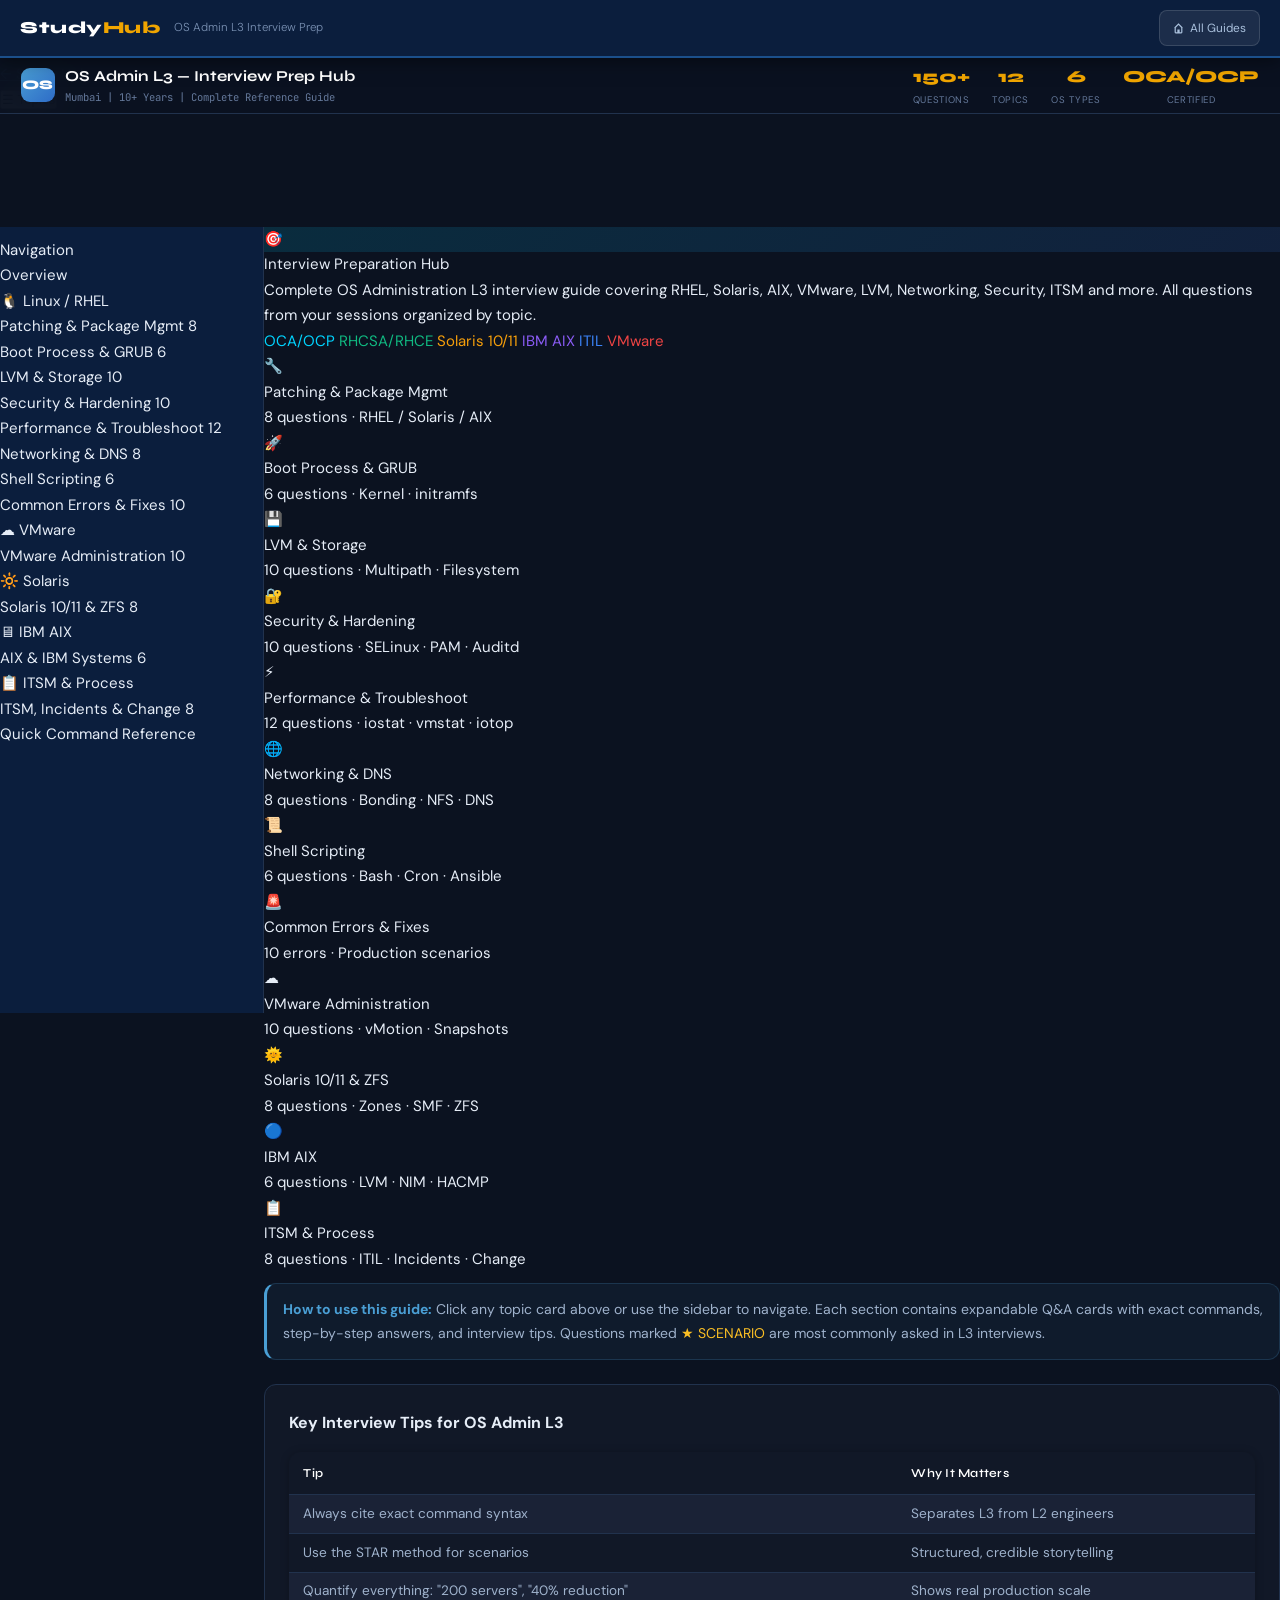
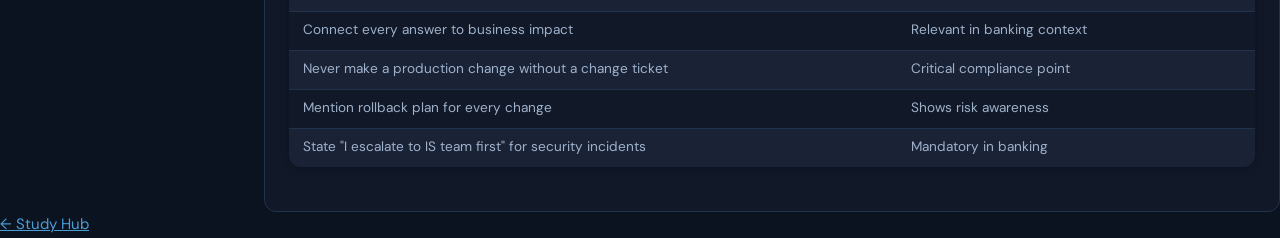
<file: OS Admin L3 Interview Prep.html>
<!DOCTYPE html><html lang="en"><head><meta charset="UTF-8"><meta name="viewport" content="width=device-width,initial-scale=1,viewport-fit=cover"><title>OS Admin L3 Interview Prep</title><link rel="preconnect" href="https://fonts.googleapis.com"><link rel="preconnect" href="https://fonts.gstatic.com" crossorigin><link href="https://fonts.googleapis.com/css2?family=JetBrains+Mono:wght@400;600&family=Syne:wght@600;700;800&family=DM+Sans:ital,wght@0,300;0,400;0,500;1,400&display=swap" rel="stylesheet"><style>
:root{
  --bg:#0B1220;--surface:#111827;--surface2:#1A2236;--surface3:#1F2D45;
  --border:#21324D;--border2:#2E4A72;
  --navy:#0B1E3D;--blue:#1B4F8A;--mid:#2E6CC7;--sky:#4A9FD5;--teal:#00929F;
  --accent:#F0A500;--green:#10B981;--red:#EF4444;--purple:#8B5CF6;
  --text:#E6EDF7;--text2:#9FB2CC;--text3:#64789A;
  --code-bg:#070D1A;--code-fg:#7FD3FF;
  --fh:'Syne',sans-serif;--fb:'DM Sans',system-ui,sans-serif;--fm:'JetBrains Mono',monospace;
  --tb:58px;--sbw:264px;--r:12px;
}
*{box-sizing:border-box;margin:0;padding:0}
html{scroll-behavior:smooth;-webkit-tap-highlight-color:transparent}
body{background:var(--bg);color:var(--text);font-family:var(--fb);font-size:15px;line-height:1.7;min-height:100vh;overflow-x:hidden}
h1,h2,h3,h4,h5,h6{font-family:var(--fh);line-height:1.2}
h1{font-size:clamp(1.5rem,4vw,2.3rem);font-weight:800;color:#fff}
h2{font-size:clamp(1.1rem,3vw,1.35rem);font-weight:700;color:var(--sky);margin:1.4rem 0 .6rem}
h3{font-size:1.02rem;font-weight:600;color:var(--teal);margin:1.1rem 0 .4rem}
h4{font-size:.8rem;font-weight:600;color:var(--text3);text-transform:uppercase;letter-spacing:.06em;margin:.9rem 0 .3rem}
p{color:var(--text2);margin-bottom:.7rem}
li{color:var(--text2);font-size:.93rem;margin-bottom:.25rem}
ul,ol{padding-left:1.35rem;margin-bottom:.7rem}
li::marker{color:var(--sky)}
a{color:var(--sky)}a:hover{color:var(--accent)}
strong{color:var(--text)}
::selection{background:var(--blue);color:#fff}
::-webkit-scrollbar{width:6px;height:6px}
::-webkit-scrollbar-track{background:transparent}
::-webkit-scrollbar-thumb{background:var(--border2);border-radius:3px}

/* ---- TOPBAR ---- */
#shub-topbar{position:fixed;top:0;left:0;right:0;z-index:9000;height:var(--tb);
  background:var(--navy);display:flex;align-items:center;gap:14px;padding:0 20px;
  border-bottom:2px solid var(--blue);box-shadow:0 2px 18px rgba(0,0,0,.5)}
.shub-logo{font-family:var(--fh);font-weight:800;font-size:1.05rem;color:#fff;text-decoration:none;letter-spacing:.03em;white-space:nowrap}
.shub-logo span{color:var(--accent)}
.shub-title{font-size:.72rem;color:#7C93B5;font-weight:300;white-space:nowrap;overflow:hidden;text-overflow:ellipsis;max-width:50vw}
.shub-spacer{flex:1}
.shub-home{display:flex;align-items:center;gap:6px;padding:7px 13px;border-radius:8px;
  background:rgba(255,255,255,.07);border:1px solid rgba(255,255,255,.13);color:#A9C0DC;
  font-size:.74rem;text-decoration:none;white-space:nowrap;transition:.15s}
.shub-home:hover{background:rgba(255,255,255,.14);color:#fff}
#shub-prog{position:fixed;top:var(--tb);left:0;height:3px;width:0;z-index:8999;
  background:linear-gradient(90deg,var(--accent),var(--sky));transition:width .08s linear;pointer-events:none}
#shub-btt{position:fixed;bottom:24px;right:20px;width:44px;height:44px;border:none;border-radius:50%;
  background:var(--blue);color:#fff;font-size:1.15rem;cursor:pointer;z-index:8998;opacity:0;pointer-events:none;
  display:flex;align-items:center;justify-content:center;box-shadow:0 6px 18px rgba(27,79,138,.5);transition:.2s}
#shub-btt.vis{opacity:1;pointer-events:auto}
#shub-btt:hover{background:var(--mid);transform:translateY(-2px)}

/* ---- MOBILE DRAWER ---- */
#shub-ov{display:none;position:fixed;inset:0;background:rgba(0,0,0,.78);z-index:8900}
#shub-ov.on{display:block}
#shub-dr{position:fixed;top:0;left:0;bottom:0;width:min(290px,86vw);background:var(--navy);
  border-right:1px solid var(--border2);z-index:8950;display:flex;flex-direction:column;
  transform:translateX(-100%);transition:transform .26s cubic-bezier(.4,0,.2,1)}
#shub-dr.on{transform:translateX(0)}
#shub-dr-h{display:flex;align-items:center;justify-content:space-between;padding:14px 16px;
  border-bottom:1px solid var(--border);background:rgba(255,255,255,.03)}
#shub-dr-h span{font-family:var(--fm);font-size:.66rem;font-weight:700;letter-spacing:.13em;text-transform:uppercase;color:var(--text3)}
#shub-dr-x{width:30px;height:30px;border-radius:7px;border:1px solid var(--border);background:rgba(255,255,255,.06);color:var(--text2);font-size:14px;cursor:pointer}
#shub-dr-back{display:flex;align-items:center;gap:8px;padding:11px 16px;color:var(--accent);
  text-decoration:none;font-size:.8rem;font-weight:600;border-bottom:1px solid var(--border);background:rgba(240,165,0,.04)}
#shub-dr-list{flex:1;overflow-y:auto;padding:4px 0 60px;-webkit-overflow-scrolling:touch}
.shub-dl-sec{padding:11px 16px 3px;font-family:var(--fm);font-size:.56rem;font-weight:700;letter-spacing:.13em;text-transform:uppercase;color:var(--text3)}
.shub-dl-i{display:flex;align-items:center;gap:9px;width:100%;padding:11px 16px;border:none;border-left:3px solid transparent;
  background:transparent;text-align:left;color:var(--text2);font-family:var(--fb);font-size:.85rem;cursor:pointer;line-height:1.3}
.shub-dl-i:active{background:rgba(255,255,255,.05)}
.shub-dl-i.cur{background:rgba(240,165,0,.08);color:var(--accent);border-left-color:var(--accent);font-weight:600}
.shub-dl-n{font-family:var(--fm);font-size:.6rem;color:var(--accent);background:rgba(240,165,0,.12);border-radius:4px;padding:1px 6px;min-width:24px;text-align:center}
#shub-fab{position:fixed;bottom:20px;right:16px;z-index:8800;display:none;align-items:center;gap:7px;
  background:var(--accent);color:#0B1220;border:none;border-radius:50px;padding:13px 22px;
  font-family:var(--fh);font-weight:700;font-size:.84rem;cursor:pointer;box-shadow:0 6px 22px rgba(240,165,0,.45)}
#shub-fab:active{transform:scale(.96)}

/* ---- UNIVERSAL CONTENT COMPONENTS ---- */
pre,.code-block,.cmd-block{background:var(--code-bg);border:1px solid var(--border);border-left:3px solid var(--sky);
  border-radius:8px;padding:1rem 1.1rem;font-family:var(--fm);font-size:13px;color:var(--code-fg);
  overflow-x:auto;line-height:1.6;margin:.7rem 0 1.2rem;white-space:pre;-webkit-overflow-scrolling:touch}
:not(pre)>code{font-family:var(--fm);font-size:.82em;background:rgba(74,159,213,.12);color:var(--sky);padding:1px 6px;border-radius:4px}
table{width:100%;border-collapse:collapse;margin:.7rem 0 1.3rem;border-radius:var(--r);overflow:hidden;font-size:.85rem;box-shadow:0 1px 8px rgba(0,0,0,.25)}
thead tr{background:var(--blue)}
th{padding:.65rem .9rem;color:#fff;font-family:var(--fh);font-weight:600;text-align:left;font-size:.76rem;letter-spacing:.02em;white-space:nowrap}
tbody tr:nth-child(odd){background:var(--surface)}
tbody tr:nth-child(even){background:var(--surface2)}
td{padding:.55rem .9rem;color:var(--text2);vertical-align:top;line-height:1.5;border-top:1px solid var(--border)}
.tbl-wrap{overflow-x:auto;-webkit-overflow-scrolling:touch;margin:.7rem 0 1.3rem;border-radius:var(--r)}
.tbl-wrap table{margin:0}
.note,.info-box,.callout,.tip{background:rgba(74,159,213,.07);border:1px solid rgba(74,159,213,.2);border-left:3px solid var(--sky);
  border-radius:var(--r);padding:.85rem 1rem;margin:.7rem 0 1.2rem;font-size:14px;color:var(--text2)}
.warn-box,.warning{background:rgba(240,165,0,.07);border:1px solid rgba(240,165,0,.2);border-left:3px solid var(--accent);
  border-radius:var(--r);padding:.85rem 1rem;margin:.7rem 0 1.2rem;font-size:14px;color:var(--text2)}
.warn-box strong,.warning strong{color:var(--accent)}
.note strong,.info-box strong{color:var(--sky)}
.card{background:var(--surface);border:1px solid var(--border);border-radius:var(--r);padding:16px 20px;margin-bottom:14px}
.card-title{font-family:var(--fh);font-size:.92rem;font-weight:700;color:#fff;margin-bottom:8px}
.card-grid{display:grid;grid-template-columns:1fr 1fr;gap:1rem;margin:1rem 0}
.badge{display:inline-block;background:rgba(240,165,0,.12);border:1px solid rgba(240,165,0,.3);color:var(--accent);
  font-family:var(--fm);font-size:10px;letter-spacing:.08em;text-transform:uppercase;padding:3px 10px;border-radius:4px}
.divider{height:1px;background:var(--border);margin:1.25rem 0}

/* ===== PAGE ===== */

/* OS L3: header.header(fixed) + .layout > .sidebar + content with .tab-pane */
.header{position:fixed;top:var(--tb);left:0;right:0;z-index:800;height:56px;display:flex;align-items:center;gap:1rem;
  padding:0 1.3rem;background:rgba(11,18,32,.97);backdrop-filter:blur(18px);border-bottom:1px solid var(--border)}
.header-brand{display:flex;align-items:center;gap:10px}
.header-logo{width:34px;height:34px;border-radius:9px;background:linear-gradient(135deg,var(--sky),var(--mid));
  display:flex;align-items:center;justify-content:center;font-family:var(--fh);font-weight:800;font-size:13px;color:#fff}
.header-title{font-family:var(--fh);font-weight:700;font-size:.95rem;color:#fff}
.header-sub{font-family:var(--fm);font-size:.66rem;color:var(--text3)}
.header-stats{display:flex;gap:1.4rem;margin-left:auto}
.hstat{text-align:center}.hstat-n{font-family:var(--fh);font-weight:800;font-size:1.05rem;color:var(--accent)}
.hstat-l{font-size:.6rem;color:var(--text3);text-transform:uppercase;letter-spacing:.07em}
.layout{display:flex;padding-top:calc(var(--tb) + 56px);min-height:100vh}
.sidebar{width:var(--sbw);min-width:var(--sbw);flex-shrink:0;background:var(--navy);border-right:1px solid var(--border);
  height:calc(100vh - var(--tb) - 56px);position:sticky;top:calc(var(--tb) + 56px);overflow-y:auto;padding:.7rem 0}
.content{flex:1;min-width:0;padding:2rem 2.4rem 4rem;overflow-x:hidden}
.nav-item{display:flex;align-items:center;gap:9px;width:100%;text-align:left;border:none;border-left:3px solid transparent;
  background:transparent;color:var(--text2);font-family:var(--fb);font-size:.84rem;padding:.55rem 1rem;cursor:pointer;transition:.14s}
.nav-item:hover{background:rgba(255,255,255,.04);color:var(--text);border-left-color:var(--border2)}
.nav-item.active{background:rgba(240,165,0,.08);color:var(--accent);border-left-color:var(--accent);font-weight:600}
.nav-section{padding:.7rem 1rem .25rem;font-family:var(--fm);font-size:.58rem;font-weight:700;letter-spacing:.12em;text-transform:uppercase;color:var(--text3)}
.tab-pane,.tab-panel{display:none}
.tab-pane.active,.tab-panel.active{display:block;animation:fade .25s ease}
.topic-card{background:var(--surface);border:1px solid var(--border);border-radius:var(--r);margin-bottom:.9rem;overflow:hidden}
.topic-header{display:flex;align-items:center;justify-content:space-between;gap:12px;padding:1rem 1.3rem;cursor:pointer}
.topic-title{font-family:var(--fh);font-size:1rem;font-weight:600;color:var(--text)}
.topic-num{font-family:var(--fm);font-size:.68rem;color:var(--accent);background:rgba(240,165,0,.1);padding:2px 8px;border-radius:4px}
.topic-body{display:none;padding:0 1.3rem 1.3rem;border-top:1px solid var(--border)}
.topic-card.open .topic-body{display:block}
.chevron{color:var(--text3);transition:transform .22s}.topic-card.open .chevron{transform:rotate(180deg)}
.qa-item{background:var(--surface2);border:1px solid var(--border);border-radius:8px;margin:10px 0;overflow:hidden}
.qa-q{display:flex;gap:10px;padding:.85rem 1rem;cursor:pointer}
.q-text{font-family:var(--fh);font-weight:600;color:var(--text);font-size:.95rem}
.qa-a{display:none;padding:.85rem 1rem 1rem 1rem;border-top:1px solid var(--border);background:rgba(0,0,0,.15)}
.qa-item.open .qa-a{display:block}
@keyframes fade{from{opacity:0;transform:translateY(6px)}to{opacity:1}}


/* ============ MOBILE (<=767) ============ */
@media(max-width:767px){
  :root{--tb:50px}
  #shub-topbar{height:var(--tb);padding:0 12px;gap:8px}
  #shub-topbar .shub-title{display:none}
  .shub-home span{display:none}.shub-home{padding:7px 9px}
  #shub-prog{top:var(--tb)}
  #shub-fab{display:flex}
  #shub-btt{bottom:84px;right:13px;width:40px;height:40px}
  /* hide any page-native fixed header/sidebar; our chrome takes over */
  .__pageheader{display:none!important}
  .__sidebar{display:none!important}
  .__wrap{display:block!important;padding-top:var(--tb)!important;height:auto!important;min-height:auto!important}
  .__content{display:block!important;width:100%!important;max-width:100vw!important;
    margin:0!important;padding:16px 15px 120px!important;height:auto!important;overflow:visible!important;flex:none!important}
  .__tabs{position:sticky!important;top:var(--tb)!important;z-index:700!important;overflow-x:auto!important;
    flex-wrap:nowrap!important;white-space:nowrap!important;-webkit-overflow-scrolling:touch!important}
  .__tabs::-webkit-scrollbar{display:none}
  h1{font-size:clamp(1.3rem,6vw,1.7rem)!important}
  h2{font-size:clamp(1rem,4.5vw,1.18rem)!important}
  pre,.code-block,.cmd-block{font-size:12px!important;padding:11px 12px!important}
  table{display:block;overflow-x:auto;font-size:.8rem}
  .card-grid{grid-template-columns:1fr!important}
  img,svg,video,iframe{max-width:100%!important;height:auto}
}
@media(max-width:380px){
  .shub-home{display:none}
  #shub-fab{padding:11px 17px;font-size:.8rem}
}
@media print{
  #shub-topbar,#shub-prog,#shub-btt,#shub-ov,#shub-dr,#shub-fab,.__sidebar,.__tabs{display:none!important}
  .__wrap{padding-top:0!important;display:block!important}
  .__content{padding:0!important;max-width:100%!important}
  body{background:#fff!important;color:#000!important}
  h1,h2,h3{color:#000!important}
}
</style></head><body><div id="shub-topbar"><a class="shub-logo" href="index.html">Study<span>Hub</span></a><span class="shub-title">OS Admin L3 Interview Prep</span><div class="shub-spacer"></div><a class="shub-home" href="index.html"><svg width="11" height="11" viewBox="0 0 20 20" fill="none" stroke="currentColor" stroke-width="2.2"><path d="M3 9l7-7 7 7M4 8v9a1 1 0 001 1h4v-5h2v5h4a1 1 0 001-1V8"/></svg><span>All Guides</span></a></div><div id="shub-prog"></div><button id="shub-btt" title="Top">&#8593;</button><div id="shub-ov"></div><nav id="shub-dr"><div id="shub-dr-h"><span>Contents</span><button id="shub-dr-x">&#10005;</button></div><a id="shub-dr-back" href="index.html">&#8592; Study Hub</a><div id="shub-dr-list"></div></nav><button id="shub-fab">&#9776; Topics</button><script>(function(){var pr=document.getElementById("shub-prog"),bt=document.getElementById("shub-btt");addEventListener("scroll",function(){var h=document.documentElement,s=h.scrollTop||document.body.scrollTop,m=(h.scrollHeight||document.body.scrollHeight)-h.clientHeight;if(pr)pr.style.width=(m>0?Math.min(s/m*100,100):0)+"%";if(bt)bt.classList.toggle("vis",s>280);},{passive:true});if(bt)bt.onclick=function(){scrollTo({top:0,behavior:"smooth"});};if(innerWidth>767)return;var ov=document.getElementById("shub-ov"),dr=document.getElementById("shub-dr"),x=document.getElementById("shub-dr-x"),fab=document.getElementById("shub-fab"),L=document.getElementById("shub-dr-list");function op(){dr.classList.add("on");ov.classList.add("on");document.body.style.overflow="hidden";fab.innerHTML="&#10005; Close";}function cl(){dr.classList.remove("on");ov.classList.remove("on");document.body.style.overflow="";fab.innerHTML="&#9776; Topics";}fab.onclick=function(){dr.classList.contains("on")?cl():op();};x.onclick=cl;ov.onclick=cl;addEventListener("keydown",function(e){if(e.key==="Escape")cl();});var built=false;function build(){if(built)return;var items=document.querySelectorAll('.sidebar .nav-item');if(!items.length)return;built=true;L.innerHTML="";items.forEach(function(o){var b=document.createElement("button");b.className="shub-dl-i";var n=o.querySelector(".num,.sidebar-count");var nt=n?n.textContent.trim():"";var lb=o.textContent.replace(nt,"").trim();if(!lb)return;if(nt){var s=document.createElement("span");s.className="shub-dl-n";s.textContent=nt;b.appendChild(s);}b.appendChild(document.createTextNode(lb));b.onclick=function(){o.click();setTimeout(cl,160);};L.appendChild(b);});}function init(){build();if(!built){var n=0,t=setInterval(function(){build();if(built||++n>50)clearInterval(t);},100);}}document.readyState==="loading"?addEventListener("DOMContentLoaded",function(){setTimeout(init,250);}):setTimeout(init,250);})();</script>
<a class="shub-home" href="index.html">
    <svg width="11" height="11" viewBox="0 0 20 20" fill="none" stroke="currentColor" stroke-width="2.2"><path d="M3 9l7-7 7 7M4 8v9a1 1 0 001 1h4v-5h2v5h4a1 1 0 001-1V8"/></svg>
    <span>All Guides</span>
  </a>
</div>


<div id="shub-drawer-ov"></div>
<nav id="shub-drawer">
  <div id="shub-drawer-head"><span>Contents</span><button id="shub-drawer-close">&#10005;</button></div>
  <a id="shub-drawer-back" href="index.html">&#8592; Study Hub</a>
  <div id="shub-drawer-list"></div>
</nav>
<button id="shub-topics-fab">&#9776; Topics</button>


<header class="header __pageheader">
  <div class="header-brand">
    <div class="header-logo">OS</div>
    <div>
      <div class="header-title">OS Admin L3 — Interview Prep Hub</div>
      <div class="header-sub">Mumbai | 10+ Years | Complete Reference Guide</div>
    </div>
  </div>
  <div class="header-stats">
    <div class="hstat"><div class="hstat-n">150+</div><div class="hstat-l">Questions</div></div>
    <div class="hstat"><div class="hstat-n">12</div><div class="hstat-l">Topics</div></div>
    <div class="hstat"><div class="hstat-n">6</div><div class="hstat-l">OS Types</div></div>
    <div class="hstat"><div class="hstat-n">OCA/OCP</div><div class="hstat-l">Certified</div></div>
  </div>
</header>

<div class="layout __wrap">
<!-- SIDEBAR -->
<aside class="sidebar __sidebar">
  <div class="sidebar-section">
    <div class="sidebar-section-header">Navigation</div>
    <div class="sidebar-item active" onclick="showTab('overview')">
      <div class="sidebar-dot" style="background:#00d4ff"></div> Overview
    </div>
  </div>
  <div class="sidebar-section">
    <div class="sidebar-section-header">🐧 Linux / RHEL</div>
    <div class="sidebar-item" onclick="showTab('patching')">
      <div class="sidebar-dot" style="background:#10b981"></div> Patching & Package Mgmt <span class="sidebar-count">8</span>
    </div>
    <div class="sidebar-item" onclick="showTab('boot')">
      <div class="sidebar-dot" style="background:#3b82f6"></div> Boot Process & GRUB <span class="sidebar-count">6</span>
    </div>
    <div class="sidebar-item" onclick="showTab('lvm')">
      <div class="sidebar-dot" style="background:#8b5cf6"></div> LVM & Storage <span class="sidebar-count">10</span>
    </div>
    <div class="sidebar-item" onclick="showTab('security')">
      <div class="sidebar-dot" style="background:#ef4444"></div> Security & Hardening <span class="sidebar-count">10</span>
    </div>
    <div class="sidebar-item" onclick="showTab('performance')">
      <div class="sidebar-dot" style="background:#f59e0b"></div> Performance & Troubleshoot <span class="sidebar-count">12</span>
    </div>
    <div class="sidebar-item" onclick="showTab('networking')">
      <div class="sidebar-dot" style="background:#06b6d4"></div> Networking & DNS <span class="sidebar-count">8</span>
    </div>
    <div class="sidebar-item" onclick="showTab('scripting')">
      <div class="sidebar-dot" style="background:#84cc16"></div> Shell Scripting <span class="sidebar-count">6</span>
    </div>
    <div class="sidebar-item" onclick="showTab('errors')">
      <div class="sidebar-dot" style="background:#f87171"></div> Common Errors & Fixes <span class="sidebar-count">10</span>
    </div>
  </div>
  <div class="sidebar-section">
    <div class="sidebar-section-header">☁ VMware</div>
    <div class="sidebar-item" onclick="showTab('vmware')">
      <div class="sidebar-dot" style="background:#60a5fa"></div> VMware Administration <span class="sidebar-count">10</span>
    </div>
  </div>
  <div class="sidebar-section">
    <div class="sidebar-section-header">🔆 Solaris</div>
    <div class="sidebar-item" onclick="showTab('solaris')">
      <div class="sidebar-dot" style="background:#fbbf24"></div> Solaris 10/11 & ZFS <span class="sidebar-count">8</span>
    </div>
  </div>
  <div class="sidebar-section">
    <div class="sidebar-section-header">🖥 IBM AIX</div>
    <div class="sidebar-item" onclick="showTab('aix')">
      <div class="sidebar-dot" style="background:#a78bfa"></div> AIX & IBM Systems <span class="sidebar-count">6</span>
    </div>
  </div>
  <div class="sidebar-section">
    <div class="sidebar-section-header">📋 ITSM & Process</div>
    <div class="sidebar-item" onclick="showTab('itsm')">
      <div class="sidebar-dot" style="background:#34d399"></div> ITSM, Incidents & Change <span class="sidebar-count">8</span>
    </div>
    <div class="sidebar-item" onclick="showTab('quickref')">
      <div class="sidebar-dot" style="background:#00d4ff"></div> Quick Command Reference
    </div>
  </div>
</aside>

<!-- MAIN -->
<main class="main">

<!-- ═══════════════════════════════════════════════════ OVERVIEW -->
<div id="tab-overview" class="tab-panel active">
  <div class="page-header">
    <div class="page-header-row">
      <div class="page-icon" style="background:linear-gradient(135deg,#00d4ff22,#3b82f622)">🎯</div>
      <div>
        <div class="page-title">Interview Preparation Hub</div>
        <div class="page-desc">Complete OS Administration L3 interview guide covering RHEL, Solaris, AIX, VMware, LVM, Networking, Security, ITSM and more. All questions from your sessions organized by topic.</div>
        <div class="page-tags">
          <span class="tag" style="color:#00d4ff;border-color:#00d4ff40">OCA/OCP</span>
          <span class="tag" style="color:#10b981;border-color:#10b98140">RHCSA/RHCE</span>
          <span class="tag" style="color:#f59e0b;border-color:#f59e0b40">Solaris 10/11</span>
          <span class="tag" style="color:#8b5cf6;border-color:#8b5cf640">IBM AIX</span>
          <span class="tag" style="color:#3b82f6;border-color:#3b82f640">ITIL</span>
          <span class="tag" style="color:#ef4444;border-color:#ef444440">VMware</span>
        </div>
      </div>
    </div>
  </div>

  <div class="overview-grid">
    <div class="ov-card" onclick="showTab('patching')">
      <div class="ov-icon">🔧</div>
      <div class="ov-title">Patching & Package Mgmt</div>
      <div class="ov-count">8 questions · RHEL / Solaris / AIX</div>
      <div class="ov-bar"><div class="ov-fill" style="width:100%;background:#10b981"></div></div>
    </div>
    <div class="ov-card" onclick="showTab('boot')">
      <div class="ov-icon">🚀</div>
      <div class="ov-title">Boot Process & GRUB</div>
      <div class="ov-count">6 questions · Kernel · initramfs</div>
      <div class="ov-bar"><div class="ov-fill" style="width:100%;background:#3b82f6"></div></div>
    </div>
    <div class="ov-card" onclick="showTab('lvm')">
      <div class="ov-icon">💾</div>
      <div class="ov-title">LVM & Storage</div>
      <div class="ov-count">10 questions · Multipath · Filesystem</div>
      <div class="ov-bar"><div class="ov-fill" style="width:100%;background:#8b5cf6"></div></div>
    </div>
    <div class="ov-card" onclick="showTab('security')">
      <div class="ov-icon">🔐</div>
      <div class="ov-title">Security & Hardening</div>
      <div class="ov-count">10 questions · SELinux · PAM · Auditd</div>
      <div class="ov-bar"><div class="ov-fill" style="width:100%;background:#ef4444"></div></div>
    </div>
    <div class="ov-card" onclick="showTab('performance')">
      <div class="ov-icon">⚡</div>
      <div class="ov-title">Performance & Troubleshoot</div>
      <div class="ov-count">12 questions · iostat · vmstat · iotop</div>
      <div class="ov-bar"><div class="ov-fill" style="width:100%;background:#f59e0b"></div></div>
    </div>
    <div class="ov-card" onclick="showTab('networking')">
      <div class="ov-icon">🌐</div>
      <div class="ov-title">Networking & DNS</div>
      <div class="ov-count">8 questions · Bonding · NFS · DNS</div>
      <div class="ov-bar"><div class="ov-fill" style="width:100%;background:#06b6d4"></div></div>
    </div>
    <div class="ov-card" onclick="showTab('scripting')">
      <div class="ov-icon">📜</div>
      <div class="ov-title">Shell Scripting</div>
      <div class="ov-count">6 questions · Bash · Cron · Ansible</div>
      <div class="ov-bar"><div class="ov-fill" style="width:100%;background:#84cc16"></div></div>
    </div>
    <div class="ov-card" onclick="showTab('errors')">
      <div class="ov-icon">🚨</div>
      <div class="ov-title">Common Errors & Fixes</div>
      <div class="ov-count">10 errors · Production scenarios</div>
      <div class="ov-bar"><div class="ov-fill" style="width:100%;background:#f87171"></div></div>
    </div>
    <div class="ov-card" onclick="showTab('vmware')">
      <div class="ov-icon">☁️</div>
      <div class="ov-title">VMware Administration</div>
      <div class="ov-count">10 questions · vMotion · Snapshots</div>
      <div class="ov-bar"><div class="ov-fill" style="width:100%;background:#60a5fa"></div></div>
    </div>
    <div class="ov-card" onclick="showTab('solaris')">
      <div class="ov-icon">🌞</div>
      <div class="ov-title">Solaris 10/11 & ZFS</div>
      <div class="ov-count">8 questions · Zones · SMF · ZFS</div>
      <div class="ov-bar"><div class="ov-fill" style="width:100%;background:#fbbf24"></div></div>
    </div>
    <div class="ov-card" onclick="showTab('aix')">
      <div class="ov-icon">🔵</div>
      <div class="ov-title">IBM AIX</div>
      <div class="ov-count">6 questions · LVM · NIM · HACMP</div>
      <div class="ov-bar"><div class="ov-fill" style="width:100%;background:#a78bfa"></div></div>
    </div>
    <div class="ov-card" onclick="showTab('itsm')">
      <div class="ov-icon">📋</div>
      <div class="ov-title">ITSM & Process</div>
      <div class="ov-count">8 questions · ITIL · Incidents · Change</div>
      <div class="ov-bar"><div class="ov-fill" style="width:100%;background:#34d399"></div></div>
    </div>
  </div>

  <div class="info-box" style="margin-bottom:1.5rem">
    <strong>How to use this guide:</strong> Click any topic card above or use the sidebar to navigate. Each section contains expandable Q&amp;A cards with exact commands, step-by-step answers, and interview tips. Questions marked <span style="color:#fbbf24">★ SCENARIO</span> are most commonly asked in L3 interviews.
  </div>

  <div style="background:var(--surface);border:1px solid var(--border);border-radius:12px;padding:1.5rem">
    <div style="font-family:var(--head);font-weight:700;font-size:1rem;color:var(--text);margin-bottom:1rem">Key Interview Tips for OS Admin L3</div>
    <table class="data-table">
      <tr><th>Tip</th><th>Why It Matters</th></tr>
      <tr><td>Always cite exact command syntax</td><td class="green">Separates L3 from L2 engineers</td></tr>
      <tr><td>Use the STAR method for scenarios</td><td class="green">Structured, credible storytelling</td></tr>
      <tr><td>Quantify everything: "200 servers", "40% reduction"</td><td class="green">Shows real production scale</td></tr>
      <tr><td>Connect every answer to business impact</td><td class="green">Relevant in banking context</td></tr>
      <tr><td>Never make a production change without a change ticket</td><td class="yellow">Critical compliance point</td></tr>
      <tr><td>Mention rollback plan for every change</td><td class="yellow">Shows risk awareness</td></tr>
      <tr><td>State "I escalate to IS team first" for security incidents</td><td class="red">Mandatory in banking</td></tr>
    </table>
  </div>
</div>

<!-- ═══════════════════════════════════════════════════ PATCHING -->
<div id="tab-patching" class="tab-panel">
  <div class="page-header">
    <div class="page-header-row">
      <div class="page-icon" style="background:linear-gradient(135deg,#10b98122,#06b6d422)">🔧</div>
      <div>
        <div class="page-title">Patching & Package Management</div>
        <div class="page-desc">OS patching across Linux (RHEL/Oracle), Solaris 10/11, and IBM AIX. Covers quarterly patch cycles, emergency patching, vulnerability remediation, and package administration.</div>
      </div>
    </div>
  </div>

  <div id="search-patching" class="search-bar">
    <svg width="16" height="16" fill="none" viewBox="0 0 24 24" stroke="currentColor"><path stroke-linecap="round" stroke-linejoin="round" stroke-width="2" d="M21 21l-6-6m2-5a7 7 0 11-14 0 7 7 0 0114 0z"/></svg>
    <input type="text" placeholder="Search questions in this section..." oninput="filterCards(this,'patching')">
  </div>

  <div id="cards-patching">

  <!-- Q1 -->
  <div class="q-card concept" onclick="toggleQ(this)">
    <div class="q-header">
      <span class="q-num">01</span>
      <span class="q-badge badge-concept">Concept</span>
      <span class="q-text">How do you perform Unix/Linux OS patching activity?</span>
      <span class="q-chevron">▾</span>
    </div>
    <div class="q-body">
      <div class="answer-label">Answer</div>
      <p class="answer-text">OS patching is a structured, multi-phase activity performed during approved maintenance windows. The approach varies by OS but follows the same discipline.</p>
      <div class="section-divider">Phase 1 — Pre-Patching Preparation</div>
      <ul class="step-list">
        <li>Identify applicable patches from vendor advisories, Red Hat Satellite, or internal patch baseline</li>
        <li>Download and stage patches in a local repository (avoid patching directly from internet on production)</li>
        <li>Raise a Change Request with implementation plan, rollback plan, and risk assessment</li>
        <li>Take VM snapshot or system backup before starting</li>
        <li>Notify application teams and obtain maintenance window approval from CAB</li>
      </ul>
      <div class="section-divider">Phase 2 — RHEL / Oracle Linux</div>
      <div class="code-block">
<span class="comment"># Check available updates</span>
<span class="cmd">yum check-update</span>   <span class="comment"># RHEL 7</span>
<span class="cmd">dnf check-update</span>   <span class="comment"># RHEL 8/9</span>

<span class="comment"># Apply all updates</span>
<span class="cmd">yum update -y</span>

<span class="comment"># Security patches only</span>
<span class="cmd">yum update --security -y</span>

<span class="comment"># Apply patch for specific CVE</span>
<span class="cmd">yum update --cve CVE-2024-1234 -y</span>

<span class="comment"># Check if reboot required</span>
<span class="cmd">needs-restarting -r</span>

<span class="comment"># View patch history</span>
<span class="cmd">yum history</span>
<span class="cmd">yum history info &lt;ID&gt;</span>
<span class="cmd">yum history rollback &lt;ID&gt;</span>   <span class="comment"># Rollback if needed</span></div>
      <div class="section-divider">Phase 2 — Solaris</div>
      <div class="code-block">
<span class="comment"># Solaris 11 — IPS</span>
<span class="cmd">pkg update</span>                    <span class="comment"># Update all</span>
<span class="cmd">pkg update pkg://solaris/kernel</span>  <span class="comment"># Specific package</span>
<span class="cmd">pkg list -u</span>                   <span class="comment"># List updatable packages</span>

<span class="comment"># Solaris 10 — patchadd</span>
<span class="cmd">patchadd -M /patch_dir 123456-07</span>
<span class="cmd">showrev -p | grep 123456</span>      <span class="comment"># Verify patch applied</span></div>
      <div class="section-divider">Phase 2 — AIX</div>
      <div class="code-block">
<span class="comment"># AIX — Apply TL/SP via NIM or smitty</span>
<span class="cmd">smitty update_all</span>             <span class="comment"># Apply all available updates</span>
<span class="cmd">oslevel -s</span>                    <span class="comment"># Check current TL/SP level</span>
<span class="cmd">alt_disk_install -b bosboot -d hdisk1</span>  <span class="comment"># Zero-downtime via alt disk</span></div>
      <div class="section-divider">Phase 3 — Post-Patch Validation</div>
      <ul class="step-list">
        <li>Verify kernel version: <code style="font-family:var(--mono);color:#79c0ff">uname -r</code></li>
        <li>Check all services: <code style="font-family:var(--mono);color:#79c0ff">systemctl list-units --state=failed</code></li>
        <li>Review logs: <code style="font-family:var(--mono);color:#79c0ff">dmesg | tail -30</code>, <code style="font-family:var(--mono);color:#79c0ff">journalctl -p err -n 50</code></li>
        <li>Run application smoke tests with app team sign-off</li>
        <li>Delete snapshot after 48-hour stability confirmation</li>
        <li>Update change ticket, CMDB, and patch inventory</li>
      </ul>
      <div class="tip-box">Phased patching order: Dev → UAT/Staging → DR → Production. Never patch production without lower-env validation. Always have a rollback plan documented in the change ticket.</div>
    </div>
  </div>

  <!-- Q2 -->
  <div class="q-card scenario" onclick="toggleQ(this)">
    <div class="q-header">
      <span class="q-num">02</span>
      <span class="q-badge badge-scenario">Scenario</span>
      <span class="q-text">Server not booting after patching — how do you troubleshoot and recover?</span>
      <span class="q-chevron">▾</span>
    </div>
    <div class="q-body">
      <div class="answer-label">Answer</div>
      <div class="section-divider">Step 1 — Access via Console</div>
      <ul class="step-list">
        <li>VM: Access VMware vCenter console (not SSH — network may be unavailable)</li>
        <li>Physical server: Access via iLO / DRAC / IPMI remote console</li>
      </ul>
      <div class="section-divider">Step 2 — Boot with Previous Kernel (Fastest Fix)</div>
      <ul class="step-list">
        <li>At GRUB menu, press <strong>Esc</strong> or hold <strong>Shift</strong> to interrupt automatic boot</li>
        <li>Select the previous kernel entry from the list</li>
        <li>If boots successfully → the new kernel caused the regression</li>
      </ul>
      <div class="code-block">
<span class="comment"># After booting with old kernel, remove bad kernel:</span>
<span class="cmd">rpm -q kernel</span>                              <span class="comment"># List installed kernels</span>
<span class="cmd">yum remove kernel-&lt;new-version&gt;</span>            <span class="comment"># Remove bad kernel</span>
<span class="cmd">grub2-mkconfig -o /boot/grub2/grub.cfg</span>    <span class="comment"># Regenerate GRUB config</span>
<span class="cmd">grub2-set-default 0</span>                        <span class="comment"># Set default kernel</span></div>
      <div class="section-divider">Step 3 — GRUB Broken (Rescue Mode)</div>
      <div class="code-block">
<span class="comment"># Boot from RHEL rescue ISO → Troubleshooting → Rescue</span>
<span class="cmd">chroot /mnt/sysimage</span>

<span class="comment"># Reinstall GRUB (BIOS system):</span>
<span class="cmd">grub2-install /dev/sda</span>
<span class="cmd">grub2-mkconfig -o /boot/grub2/grub.cfg</span>

<span class="comment"># Reinstall GRUB (UEFI system):</span>
<span class="cmd">grub2-install --target=x86_64-efi --efi-directory=/boot/efi</span>
<span class="cmd">grub2-mkconfig -o /boot/efi/EFI/redhat/grub.cfg</span></div>
      <div class="section-divider">Step 4 — Rebuild initramfs</div>
      <div class="code-block">
<span class="cmd">dracut -f /boot/initramfs-$(uname -r).img $(uname -r)</span>
<span class="comment"># Or for specific version:</span>
<span class="cmd">dracut -f /boot/initramfs-4.18.0-305.el8.x86_64.img 4.18.0-305.el8.x86_64</span></div>
      <div class="section-divider">Step 5 — Emergency Shell (fstab UUID issue)</div>
      <div class="code-block">
<span class="cmd">journalctl -xb</span>          <span class="comment"># See exact mount error</span>
<span class="cmd">blkid</span>                    <span class="comment"># Get correct UUIDs</span>
<span class="cmd">vi /etc/fstab</span>            <span class="comment"># Fix UUID mismatch</span>
<span class="cmd">mount -a</span>                 <span class="comment"># Test before reboot</span></div>
      <div class="tip-box">Boot with previous kernel via GRUB is the fastest recovery path — know this step by heart. Always take a VM snapshot before patching.</div>
    </div>
  </div>

  <!-- Q3 -->
  <div class="q-card concept" onclick="toggleQ(this)">
    <div class="q-header">
      <span class="q-num">03</span>
      <span class="q-badge badge-concept">Concept</span>
      <span class="q-text">How do you manage quarterly patching on 100+ servers with minimal downtime?</span>
      <span class="q-chevron">▾</span>
    </div>
    <div class="q-body">
      <div class="answer-label">Answer</div>
      <ul class="step-list">
        <li>Download patches to local Red Hat Satellite / YUM mirror — servers never hit internet directly</li>
        <li>Create a patch schedule coordinated with change management and application owners</li>
        <li>Test patches in UAT/Staging first — document any issues or conflicts</li>
        <li>Patch in waves: DR first → Staging → Production clusters (rolling, not all at once)</li>
        <li>Use Ansible playbooks to execute patching in parallel batches with health check validation between waves</li>
        <li>Take VMware snapshots before each wave; remove after 48-hour stability confirmation</li>
        <li>Submit post-patching report: patch compliance %, any failures, rollbacks performed</li>
      </ul>
      <div class="code-block">
<span class="comment"># Ansible patch playbook (simplified logic)</span>
<span class="comment">---</span>
<span class="comment">- hosts: staging_servers</span>
<span class="comment">  tasks:</span>
<span class="comment">    - name: Apply security patches</span>
<span class="comment">      yum: name=* state=latest security=yes</span>
<span class="comment">    - name: Check if reboot needed</span>
<span class="comment">      command: needs-restarting -r</span>
<span class="comment">      register: reboot_needed</span>
<span class="comment">    - name: Reboot if required</span>
<span class="comment">      reboot: reboot_timeout=300</span>
<span class="comment">      when: reboot_needed.rc == 1</span></div>
      <div class="tip-box">Mention phased approach and Ansible automation — shows you can handle scale efficiently.</div>
    </div>
  </div>

  <!-- Q4 -->
  <div class="q-card critical" onclick="toggleQ(this)">
    <div class="q-header">
      <span class="q-num">04</span>
      <span class="q-badge badge-critical">Critical</span>
      <span class="q-text">A critical CVE (CVSS 9.5) is released for OpenSSH. You have 4 hours to patch 20 production servers. What do you do?</span>
      <span class="q-chevron">▾</span>
    </div>
    <div class="q-body">
      <div class="answer-label">Answer</div>
      <ul class="step-list">
        <li>Raise an Emergency Change Request immediately — get CAB or designated approver sign-off</li>
        <li>Download the patched OpenSSH package to local repo and verify checksum</li>
        <li>Test on one non-production server: update → verify SSH connectivity → check version</li>
        <li>Write a remediation script with automatic rollback if SSH connectivity fails post-update</li>
        <li>Execute in parallel batches using Ansible or pssh across all 20 servers</li>
        <li>Validate SSH on each server after patching; log results in real time</li>
        <li>Submit evidence report (before/after rpm -q openssh, CVE scan results) to security team within 24 hours</li>
      </ul>
      <div class="code-block">
<span class="cmd">yum update openssh openssh-server -y</span>
<span class="cmd">rpm -q openssh</span>                <span class="comment"># Verify new version</span>
<span class="cmd">systemctl restart sshd</span>
<span class="cmd">ssh -o BatchMode=yes server01 'echo ok'</span>  <span class="comment"># Test connectivity</span></div>
      <div class="warn-box">Always raise an emergency change ticket FIRST — even if it takes 15 minutes. Making production changes without authorization exposes you and the bank to audit risk.</div>
    </div>
  </div>

  <!-- Q5 -->
  <div class="q-card concept" onclick="toggleQ(this)">
    <div class="q-header">
      <span class="q-num">05</span>
      <span class="q-badge badge-concept">Concept</span>
      <span class="q-text">How do you perform vulnerability remediation?</span>
      <span class="q-chevron">▾</span>
    </div>
    <div class="q-body">
      <div class="answer-label">Answer</div>
      <table class="data-table" style="margin-bottom:0.75rem">
        <tr><th>CVSS Score</th><th>Priority</th><th>Timeline</th><th>Change Type</th></tr>
        <tr><td class="red">≥ 9.0 Critical</td><td class="red">P1</td><td>72 hours</td><td>Emergency Change</td></tr>
        <tr><td class="yellow">7.0–8.9 High</td><td class="yellow">P2</td><td>7–14 days</td><td>Normal Change</td></tr>
        <tr><td>4.0–6.9 Medium</td><td>P3</td><td>Next quarterly cycle</td><td>Standard Change</td></tr>
        <tr><td class="green">&lt; 4.0 Low</td><td>P4</td><td>Annual review</td><td>Deferred</td></tr>
      </table>
      <div class="code-block">
<span class="comment"># Check available security updates and CVEs:</span>
<span class="cmd">yum updateinfo list security</span>
<span class="cmd">yum update --cve CVE-2024-1234 -y</span>
<span class="cmd">yum update --advisory RHSA-2024:1234 -y</span>

<span class="comment"># Verify remediation:</span>
<span class="cmd">rpm -q --changelog &lt;package&gt; | grep CVE</span>
<span class="cmd">openssl s_client -connect server:443 2&gt;&amp;1 | grep Protocol</span></div>
      <div class="tip-box">Submit scan evidence after remediation — the security team runs a rescan and you must show the CVE is closed. Always document in the change ticket.</div>
    </div>
  </div>

  <!-- Q6 -->
  <div class="q-card command" onclick="toggleQ(this)">
    <div class="q-header">
      <span class="q-num">06</span>
      <span class="q-badge badge-command">Commands</span>
      <span class="q-text">What is the difference between hotfix, patch, and service pack? How do you prioritize them?</span>
      <span class="q-chevron">▾</span>
    </div>
    <div class="q-body">
      <div class="answer-label">Answer</div>
      <table class="data-table">
        <tr><th>Type</th><th>Scope</th><th>When Applied</th><th>Example</th></tr>
        <tr><td class="red">Hotfix</td><td>Single critical bug or CVE</td><td>Immediately / Emergency window</td><td>CVE OpenSSL patch</td></tr>
        <tr><td class="yellow">Patch</td><td>Multiple bug fixes, security updates</td><td>Scheduled monthly/quarterly</td><td>RHEL kernel update</td></tr>
        <tr><td class="green">Service Pack</td><td>All patches bundled for a version</td><td>Major maintenance window</td><td>RHEL 8.6 → 8.8 update, AIX TL</td></tr>
      </table>
      <p class="answer-text" style="margin-top:0.75rem">Prioritization is based on CVSS score. I never rely solely on vendor classification — I cross-reference with our asset inventory to determine actual exposure and impact.</p>
    </div>
  </div>

  </div><!-- end cards-patching -->
</div><!-- end tab-patching -->

<!-- ═══════════════════════════════════════════════════ BOOT PROCESS -->
<div id="tab-boot" class="tab-panel">
  <div class="page-header">
    <div class="page-header-row">
      <div class="page-icon" style="background:linear-gradient(135deg,#3b82f622,#6366f122)">🚀</div>
      <div>
        <div class="page-title">Boot Process, GRUB & initramfs</div>
        <div class="page-desc">Linux boot sequence, GRUB2 configuration, initramfs role, kernel panic troubleshooting, and rescue mode recovery procedures.</div>
      </div>
    </div>
  </div>

  <div id="cards-boot">

  <div class="q-card concept" onclick="toggleQ(this)">
    <div class="q-header">
      <span class="q-num">01</span><span class="q-badge badge-concept">Concept</span>
      <span class="q-text">Explain the Linux boot process. What is the role of initramfs during boot?</span>
      <span class="q-chevron">▾</span>
    </div>
    <div class="q-body">
      <div class="answer-label">Answer — 6 Stages</div>
      <table class="data-table">
        <tr><th>Stage</th><th>Component</th><th>What Happens</th><th>Failure Symptom</th></tr>
        <tr><td>1</td><td class="mono">BIOS/UEFI</td><td>POST, locates bootloader from MBR/EFI partition</td><td>No display, beep codes</td></tr>
        <tr><td>2</td><td class="mono">GRUB2</td><td>Loads vmlinuz + initramfs, passes kernel params</td><td>GRUB rescue prompt</td></tr>
        <tr><td>3</td><td class="mono">Kernel</td><td>Decompresses, hardware init, mounts initramfs</td><td>Kernel panic at early boot</td></tr>
        <tr><td>4</td><td class="mono">initramfs</td><td>Loads drivers, activates LVM, mounts real root</td><td>Emergency shell "cannot find root"</td></tr>
        <tr><td>5</td><td class="mono">systemd</td><td>PID 1 — starts services per default target</td><td>Services fail, partial boot</td></tr>
        <tr><td>6</td><td class="mono">Login</td><td>getty / sshd ready for user login</td><td>Login prompt not appearing</td></tr>
      </table>
      <div class="section-divider">Role of initramfs</div>
      <ul class="step-list">
        <li>initramfs = Initial RAM Filesystem — a compressed cpio archive in /boot/</li>
        <li>Provides minimal userspace environment BEFORE real root filesystem is accessible</li>
        <li>Contains: storage drivers (SCSI, NVMe, FC HBA), LVM tools (to activate VGs), encryption modules (LUKS), udev for device naming</li>
        <li>Without initramfs, kernel cannot access root on LVM, SAN, or encrypted disks</li>
        <li>After mounting real root → hands control to systemd on disk</li>
      </ul>
      <div class="code-block">
<span class="comment"># Inspect initramfs contents:</span>
<span class="cmd">lsinitrd /boot/initramfs-$(uname -r).img</span>

<span class="comment"># Rebuild initramfs (RHEL — uses dracut):</span>
<span class="cmd">dracut -f /boot/initramfs-$(uname -r).img $(uname -r)</span>
<span class="cmd">dracut -f --regenerate-all</span>     <span class="comment"># Rebuild for ALL kernels</span></div>
    </div>
  </div>

  <div class="q-card scenario" onclick="toggleQ(this)">
    <div class="q-header">
      <span class="q-num">02</span><span class="q-badge badge-scenario">Scenario</span>
      <span class="q-text">Server boots to emergency shell: "Failed to mount /data". It's a production DB server. How do you recover?</span>
      <span class="q-chevron">▾</span>
    </div>
    <div class="q-body">
      <div class="answer-label">Answer</div>
      <ul class="step-list">
        <li><strong>Emergency shell appears</strong> = systemd failed to mount a filesystem in /etc/fstab</li>
        <li>Run <code style="font-family:var(--mono);color:#79c0ff">journalctl -xb</code> to see the exact mount failure reason</li>
        <li>Run <code style="font-family:var(--mono);color:#79c0ff">blkid</code> to list all block devices and their UUIDs</li>
      </ul>
      <div class="code-block">
<span class="comment"># Common cause — UUID mismatch in /etc/fstab:</span>
<span class="cmd">blkid /dev/sdb1</span>         <span class="comment"># Get actual UUID</span>
<span class="cmd">vi /etc/fstab</span>           <span class="comment"># Update UUID to match blkid output</span>
<span class="cmd">mount -a</span>                <span class="comment"># Test all mounts</span>
<span class="cmd">exit</span>                    <span class="comment"># Continue boot</span>

<span class="comment"># If SAN device missing — allow boot without /data:</span>
<span class="comment"># Add 'nofail' option to /etc/fstab entry temporarily:</span>
<span class="string">/dev/mapper/data  /data  xfs  defaults,nofail  0 0</span>

<span class="comment"># Filesystem corruption — run fsck (filesystem unmounted):</span>
<span class="cmd">fsck -y /dev/sdb1</span></div>
      <div class="tip-box">Know the 'nofail' mount option — it lets the system boot even if a non-critical disk is missing. Critical for banking systems where you need to restore service quickly.</div>
    </div>
  </div>

  <div class="q-card command" onclick="toggleQ(this)">
    <div class="q-header">
      <span class="q-num">03</span><span class="q-badge badge-command">Commands</span>
      <span class="q-text">How do you reinstall GRUB and rebuild initramfs?</span>
      <span class="q-chevron">▾</span>
    </div>
    <div class="q-body">
      <div class="answer-label">Answer</div>
      <div class="section-divider">Boot from Rescue ISO → Chroot</div>
      <div class="code-block">
<span class="comment"># At ISO boot: Troubleshooting → Rescue → Option 1 (Continue)</span>
<span class="cmd">chroot /mnt/sysimage</span>      <span class="comment"># Enter the installed system</span></div>
      <div class="section-divider">Reinstall GRUB2</div>
      <div class="code-block">
<span class="comment"># BIOS system (check: ls /sys/firmware/efi — if dir missing, it's BIOS):</span>
<span class="cmd">grub2-install /dev/sda</span>
<span class="cmd">grub2-mkconfig -o /boot/grub2/grub.cfg</span>

<span class="comment"># UEFI system:</span>
<span class="cmd">grub2-install --target=x86_64-efi --efi-directory=/boot/efi</span>
<span class="cmd">grub2-mkconfig -o /boot/efi/EFI/redhat/grub.cfg</span></div>
      <div class="section-divider">Rebuild initramfs</div>
      <div class="code-block">
<span class="cmd">dracut -f /boot/initramfs-$(uname -r).img $(uname -r)</span>
<span class="cmd">ls -lh /boot/</span>             <span class="comment"># Verify files exist</span>
<span class="cmd">exit && reboot</span></div>
    </div>
  </div>

  <div class="q-card critical" onclick="toggleQ(this)">
    <div class="q-header">
      <span class="q-num">04</span><span class="q-badge badge-critical">Critical</span>
      <span class="q-text">Explain the steps to troubleshoot kernel panic errors.</span>
      <span class="q-chevron">▾</span>
    </div>
    <div class="q-body">
      <div class="answer-label">Answer</div>
      <div class="section-divider">Step 1 — Capture with kdump</div>
      <div class="code-block">
<span class="cmd">systemctl status kdump</span>          <span class="comment"># Verify kdump is enabled</span>
<span class="cmd">ls /var/crash/</span>                  <span class="comment"># vmcore dump files after crash</span></div>
      <div class="section-divider">Step 2 — Check panic message from previous boot</div>
      <div class="code-block">
<span class="cmd">journalctl -b -1 | grep -i 'kernel panic\|oops\|Call Trace'</span>
<span class="cmd">grep -i 'kernel panic\|BUG\|oops' /var/log/messages</span></div>
      <div class="section-divider">Step 3 — Analyze vmcore with crash utility</div>
      <div class="code-block">
<span class="cmd">yum install crash kernel-debuginfo-$(uname -r) -y</span>
<span class="cmd">crash /usr/lib/debug/lib/modules/$(uname -r)/vmlinux /var/crash/*/vmcore</span>

<span class="comment"># Inside crash utility:</span>
<span class="cmd">bt</span>        <span class="comment"># Backtrace — shows kernel stack at panic</span>
<span class="cmd">log</span>       <span class="comment"># Kernel message buffer</span>
<span class="cmd">ps</span>        <span class="comment"># Processes at crash time</span>
<span class="cmd">vm</span>        <span class="comment"># Virtual memory info</span></div>
      <div class="section-divider">Common Causes & Fixes</div>
      <table class="data-table">
        <tr><th>Panic Type</th><th>Visible In</th><th>Fix</th></tr>
        <tr><td>NULL pointer dereference</td><td>bt output — driver module</td><td class="green">Update or blacklist driver</td></tr>
        <tr><td>Hardware memory error</td><td>mcelog, EDAC dmesg</td><td class="yellow">Replace faulty DIMM</td></tr>
        <tr><td>OOM (Out of Memory)</td><td>oom-kill in /var/log/messages</td><td class="green">Tune vm.overcommit, add RAM</td></tr>
        <tr><td>SAN I/O error</td><td>HBA errors in dmesg</td><td class="yellow">Fix multipath, check SAN</td></tr>
      </table>
      <div class="code-block">
<span class="comment"># Collect full diagnostic bundle for vendor support:</span>
<span class="cmd">sosreport</span></div>
    </div>
  </div>

  </div><!-- cards-boot -->
</div>

<!-- ═══════════════════════════════════════════════════ LVM -->
<div id="tab-lvm" class="tab-panel">
  <div class="page-header">
    <div class="page-header-row">
      <div class="page-icon" style="background:linear-gradient(135deg,#8b5cf622,#6366f122)">💾</div>
      <div>
        <div class="page-title">LVM, Storage & Filesystem Management</div>
        <div class="page-desc">Logical Volume Management, multipathing (DM-Multipath), filesystem extension, repair, inode management, and NFS.</div>
      </div>
    </div>
  </div>
  <div id="cards-lvm">

  <div class="q-card command" onclick="toggleQ(this)">
    <div class="q-header"><span class="q-num">01</span><span class="q-badge badge-command">Commands</span><span class="q-text">How do you extend LV and filesystem size?</span><span class="q-chevron">▾</span></div>
    <div class="q-body">
      <div class="answer-label">Answer</div>
      <div class="code-block">
<span class="comment"># Step 1 — Check VG free space:</span>
<span class="cmd">vgs</span>                              <span class="comment"># Check VFree column</span>
<span class="cmd">vgdisplay vg_data</span>               <span class="comment"># Detailed VG info</span>

<span class="comment"># Step 2 — Extend LV + Resize filesystem (one command):</span>
<span class="cmd">lvextend -L +20G -r /dev/vg_data/lv_app</span>
<span class="comment"># -r flag: auto-resizes ext4 OR xfs filesystem after extend</span>

<span class="comment"># Manual 2-step method:</span>
<span class="cmd">lvextend -L +20G /dev/vg_data/lv_app</span>
<span class="cmd">xfs_growfs /mountpoint</span>          <span class="comment"># XFS — uses mountpoint</span>
<span class="cmd">resize2fs /dev/vg_data/lv_app</span>   <span class="comment"># ext4 — uses device</span>

<span class="comment"># If VG has no space — add new disk first:</span>
<span class="cmd">pvcreate /dev/sdc</span>
<span class="cmd">vgextend vg_data /dev/sdc</span>
<span class="cmd">lvextend -l +100%FREE -r /dev/vg_data/lv_app</span>

<span class="comment"># VMware VM — expand disk without downtime:</span>
<span class="comment"># 1. Expand virtual disk in vCenter (VM Settings → Hard disk)</span>
<span class="cmd">echo 1 &gt; /sys/class/scsi_disk/0:0:0:0/device/rescan</span>
<span class="cmd">partprobe /dev/sdb</span>
<span class="cmd">pvcreate /dev/sdb</span>
<span class="cmd">vgextend vg_data /dev/sdb</span>
<span class="cmd">lvextend -l +100%FREE -r /dev/vg_data/lv_app</span>

<span class="comment"># Verify:</span>
<span class="cmd">df -h /mountpoint</span>
<span class="cmd">lvdisplay /dev/vg_data/lv_app</span></div>
      <div class="tip-box">The -r flag (lvextend -r) is the shortcut that extends LV and resizes filesystem in one step — mention this in the interview.</div>
    </div>
  </div>

  <div class="q-card critical" onclick="toggleQ(this)">
    <div class="q-header"><span class="q-num">02</span><span class="q-badge badge-critical">Critical</span><span class="q-text">LVM Volumes not showing when we run vgs — what could be the reason and how do you fix it?</span><span class="q-chevron">▾</span></div>
    <div class="q-body">
      <div class="answer-label">Answer</div>
      <ul class="step-list">
        <li class="danger">VG is inactive — most common reason after disk replacement, SAN path loss, or system migration</li>
        <li>PV device is not visible — underlying disk/LUN not accessible to the OS</li>
        <li>VG metadata corrupted — LVM metadata on the PV is missing or corrupt</li>
        <li>LVM filter in /etc/lvm/lvm.conf excludes the device</li>
        <li>Disk not scanned yet — new disk added but LVM hasn't discovered it</li>
      </ul>
      <div class="code-block">
<span class="comment"># Check PVs including inactive:</span>
<span class="cmd">pvs -a</span>
<span class="cmd">pvdisplay</span>

<span class="comment"># Check block devices visible to OS:</span>
<span class="cmd">lsblk</span>
<span class="cmd">ls /dev/sd*</span>

<span class="comment"># Rescan for PVs:</span>
<span class="cmd">pvscan</span>

<span class="comment"># List all VGs including inactive:</span>
<span class="cmd">vgs -a</span>
<span class="cmd">vgdisplay --partial</span>

<span class="comment"># FIX — Activate VG:</span>
<span class="cmd">vgchange -ay vg_data</span>            <span class="comment"># Activate specific VG</span>
<span class="cmd">vgchange -ay</span>                    <span class="comment"># Activate ALL VGs</span>

<span class="comment"># If VG moved from another system:</span>
<span class="cmd">vgimport vg_data</span>
<span class="cmd">vgchange -ay vg_data</span>

<span class="comment"># Restore from LVM metadata backup:</span>
<span class="cmd">vgcfgrestore -f /etc/lvm/backup/vg_data vg_data</span></div>
      <div class="warn-box">vgchange -ay is the first command to try whenever LVs are missing. Never use --partial flag in production without understanding the implications — it can activate a VG with missing PVs and potentially cause data corruption.</div>
    </div>
  </div>

  <div class="q-card critical" onclick="toggleQ(this)">
    <div class="q-header"><span class="q-num">03</span><span class="q-badge badge-critical">Critical</span><span class="q-text">Filesystem shows space free but no new files can be created. Why?</span><span class="q-chevron">▾</span></div>
    <div class="q-body">
      <div class="answer-label">Answer — Inode Exhaustion</div>
      <p class="answer-text">When <code style="font-family:var(--mono);color:#79c0ff">df -h</code> shows available space but you get "No space left on device", the cause is <strong>inode exhaustion</strong> — the inode table is full.</p>
      <div class="code-block">
<span class="comment"># Diagnose:</span>
<span class="cmd">df -i</span>              <span class="comment"># Show INODE usage — look for 100% in IUse%</span>
<span class="cmd">df -ih</span>             <span class="comment"># Human-readable</span>

<span class="comment"># Find directory consuming most inodes (most files):</span>
<span class="cmd">find / -xdev -printf '%h\n' | sort | uniq -c | sort -rn | head -20</span>

<span class="comment"># Common culprits:</span>
<span class="comment"># /var/spool/mail  /tmp  /var/spool/exim/input  app temp dirs</span>

<span class="comment"># Fix — delete unnecessary small files:</span>
<span class="cmd">rm -rf /var/spool/exim/input/*</span>
<span class="cmd">find /tmp -mtime +7 -delete</span>

<span class="comment"># Check inode settings:</span>
<span class="cmd">tune2fs -l /dev/sda1 | grep -i inode</span>   <span class="comment"># ext4</span>
<span class="cmd">xfs_info /mountpoint</span>                    <span class="comment"># XFS</span></div>
      <div class="section-divider">Can filesystem space increase also increase inode count?</div>
      <table class="data-table">
        <tr><th>Filesystem</th><th>Can Extend Add Inodes?</th><th>Reason</th></tr>
        <tr><td class="mono">ext4</td><td class="red">NO</td><td>Inode count fixed at mkfs time — cannot change after creation</td></tr>
        <tr><td class="mono">XFS</td><td class="green">YES (effectively)</td><td>XFS allocates inodes dynamically from free space</td></tr>
      </table>
      <div class="code-block">
<span class="comment"># Create ext4 with higher inode density (at mkfs time only):</span>
<span class="cmd">mkfs.ext4 -i 8192 /dev/sdb1</span>   <span class="comment"># 1 inode per 8KB (default is 16KB)</span>
<span class="cmd">mkfs.ext4 -N 10000000 /dev/sdb1</span>  <span class="comment"># Set explicit inode count</span></div>
      <div class="tip-box">This is a classic trick question — df -h looks fine but you cannot create files. Always check df -i when you see "No space left on device".</div>
    </div>
  </div>

  <div class="q-card command" onclick="toggleQ(this)">
    <div class="q-header"><span class="q-num">04</span><span class="q-badge badge-command">Commands</span><span class="q-text">Explain about multipathing (DM-Multipath) on Linux.</span><span class="q-chevron">▾</span></div>
    <div class="q-body">
      <div class="answer-label">Answer</div>
      <p class="answer-text">DM-Multipath provides multiple I/O paths between a server and SAN storage for redundancy and load balancing. If one path fails, I/O switches to alternate path — transparent to the application.</p>
      <div class="code-block">
<span class="comment"># Check multipath status:</span>
<span class="cmd">multipath -ll</span>          <span class="comment"># Show all devices with path status</span>
<span class="cmd">multipathd -k</span>          <span class="comment"># Interactive console</span>

<span class="comment"># Sample output interpretation:</span>
<span class="output">mpatha (3600508b...) dm-0 HP,LOGICAL VOLUME</span>
<span class="output">|-+- policy='round-robin 0' prio=1 status=active</span>
<span class="output">| |- 2:0:0:1 sdb 8:16 active ready running   ← active path</span>
<span class="output">| |- 3:0:0:1 sdc 8:32 active ready running   ← active path</span>
<span class="output">`-+- policy='round-robin 0' prio=0 status=enabled</span>
<span class="output">  |- 2:0:1:1 sdd 8:48 active ready running   ← standby path</span>

<span class="comment"># Troubleshoot failed/ghost paths:</span>
<span class="cmd">multipath -ll | grep -i 'fail\|ghost'</span>
<span class="cmd">dmesg | grep -i 'multipathd\|scsi\|hba'</span>

<span class="comment"># Flush and rediscover:</span>
<span class="cmd">multipath -F && multipath</span></div>
      <table class="data-table" style="margin-top:0.75rem">
        <tr><th>Policy</th><th>Behavior</th><th>Use Case</th></tr>
        <tr><td class="mono">failover</td><td>One active path, rest standby</td><td>Simple redundancy</td></tr>
        <tr><td class="mono">round-robin</td><td>Distribute I/O across all paths</td><td>Load balancing</td></tr>
        <tr><td class="mono">multibus</td><td>All paths in one group, all active</td><td>Max throughput</td></tr>
      </table>
    </div>
  </div>

  <div class="q-card critical" onclick="toggleQ(this)">
    <div class="q-header"><span class="q-num">05</span><span class="q-badge badge-critical">Critical</span><span class="q-text">How do you repair a filesystem?</span><span class="q-chevron">▾</span></div>
    <div class="q-body">
      <div class="answer-label">Answer</div>
      <div class="warn-box">CRITICAL RULE: NEVER run fsck or xfs_repair on a MOUNTED filesystem. Always unmount first or do it from rescue mode for root filesystem.</div>
      <div class="section-divider">ext4 — fsck</div>
      <div class="code-block">
<span class="cmd">umount /dev/sdb1</span>             <span class="comment"># Unmount first!</span>
<span class="cmd">fsck -n /dev/sdb1</span>            <span class="comment"># Dry run — check only</span>
<span class="cmd">fsck -y /dev/sdb1</span>            <span class="comment"># Auto-repair all errors</span>
<span class="cmd">e2fsck -fy /dev/sdb1</span>         <span class="comment"># Force check + auto-repair</span></div>
      <div class="section-divider">XFS — xfs_repair</div>
      <div class="code-block">
<span class="cmd">umount /dev/sdb1</span>
<span class="cmd">xfs_repair /dev/sdb1</span>         <span class="comment"># Repair XFS</span>
<span class="cmd">xfs_repair -n /dev/sdb1</span>      <span class="comment"># Dry run</span>
<span class="comment"># If 'dirty log' error:</span>
<span class="cmd">xfs_repair -L /dev/sdb1</span>      <span class="comment"># Force clear log (LAST RESORT)</span></div>
      <div class="section-divider">Root filesystem (cannot unmount)</div>
      <div class="code-block">
<span class="comment"># Boot from rescue ISO → chroot → run fsck</span>
<span class="cmd">chroot /mnt/sysimage</span>
<span class="cmd">fsck -y /dev/sda2</span></div>
      <div class="section-divider">Check disk health before repair</div>
      <div class="code-block">
<span class="cmd">smartctl -a /dev/sda</span>         <span class="comment"># Check SMART data for reallocated sectors</span>
<span class="cmd">dmesg | grep -i 'I/O error\|EXT4-fs error\|XFS'</span></div>
    </div>
  </div>

  <div class="q-card scenario" onclick="toggleQ(this)">
    <div class="q-header"><span class="q-num">06</span><span class="q-badge badge-scenario">Scenario</span><span class="q-text">/var filesystem hits 100% at 3 AM causing application failures. How do you recover?</span><span class="q-chevron">▾</span></div>
    <div class="q-body">
      <div class="answer-label">Answer</div>
      <div class="code-block">
<span class="comment"># Immediate — identify top space consumers:</span>
<span class="cmd">df -h</span>                               <span class="comment"># Confirm /var is full</span>
<span class="cmd">du -sh /var/* | sort -rh | head -20</span> <span class="comment"># Find biggest directories</span>
<span class="cmd">du -sh /var/log/* | sort -rh | head -10</span>

<span class="comment"># Common culprits in banking environments:</span>
<span class="comment"># /var/crash — core dumps (delete if not needed)</span>
<span class="cmd">rm -rf /var/crash/*</span>

<span class="comment"># /var/log — oversized application logs</span>
<span class="cmd">find /var/log -name "*.log" -size +100M -mtime +3</span>
<span class="cmd">gzip /var/log/app/app.log.2024*</span>

<span class="comment"># Quick space via audit logs (only after security approval):</span>
<span class="cmd">service auditd stop</span>
<span class="cmd">truncate -s 0 /var/log/audit/audit.log</span>
<span class="cmd">service auditd start</span>

<span class="comment"># Extend LV if VG has space:</span>
<span class="cmd">lvextend -L +10G -r /dev/vg_sys/lv_var</span></div>
      <ul class="step-list">
        <li>After recovery: implement 80% disk alert in monitoring tool</li>
        <li>Configure proper logrotate for offending application</li>
        <li>Document RCA and submit post-incident report</li>
      </ul>
    </div>
  </div>

  </div><!-- cards-lvm -->
</div>

<!-- ═══════════════════════════════════════════════════ SECURITY -->
<div id="tab-security" class="tab-panel">
  <div class="page-header">
    <div class="page-header-row">
      <div class="page-icon" style="background:linear-gradient(135deg,#ef444422,#f59e0b22)">🔐</div>
      <div>
        <div class="page-title">Security & Hardening</div>
        <div class="page-desc">Server hardening, SELinux, PAM, auditd, SSH security, user administration, sudo, and vulnerability management in banking environments.</div>
      </div>
    </div>
  </div>
  <div id="cards-security">

  <div class="q-card concept" onclick="toggleQ(this)">
    <div class="q-header"><span class="q-num">01</span><span class="q-badge badge-concept">Concept</span><span class="q-text">What is your approach to server hardening as per bank security policy?</span><span class="q-chevron">▾</span></div>
    <div class="q-body">
      <div class="answer-label">Answer</div>
      <table class="data-table">
        <tr><th>Area</th><th>Action</th><th>Commands/Files</th></tr>
        <tr><td>SSH</td><td>Disable root login, key-auth only, SSHv2, idle timeout</td><td class="mono">/etc/ssh/sshd_config</td></tr>
        <tr><td>SELinux</td><td>Set to Enforcing mode</td><td class="mono">setenforce 1, /etc/selinux/config</td></tr>
        <tr><td>Firewall</td><td>Default deny, allow only required ports</td><td class="mono">firewall-cmd --add-service</td></tr>
        <tr><td>PAM</td><td>Password complexity, account lockout, aging</td><td class="mono">/etc/security/limits.conf</td></tr>
        <tr><td>Audit</td><td>auditd for privileged commands, file integrity</td><td class="mono">/etc/audit/rules.d/</td></tr>
        <tr><td>Kernel</td><td>sysctl hardening, disable IP forwarding, SYN cookies</td><td class="mono">/etc/sysctl.conf</td></tr>
        <tr><td>Packages</td><td>Remove unused packages and services</td><td class="mono">yum remove, systemctl disable</td></tr>
        <tr><td>USB</td><td>Disable USB storage module</td><td class="mono">blacklist usb-storage in modprobe</td></tr>
      </table>
      <div class="code-block">
<span class="comment"># Key sshd_config settings:</span>
<span class="string">PermitRootLogin no</span>
<span class="string">PasswordAuthentication no</span>
<span class="string">PubkeyAuthentication yes</span>
<span class="string">Protocol 2</span>
<span class="string">ClientAliveInterval 300</span>
<span class="string">ClientAliveCountMax 2</span>
<span class="string">AllowUsers admin1 admin2</span>

<span class="comment"># Kernel hardening (/etc/sysctl.conf):</span>
<span class="string">net.ipv4.ip_forward = 0</span>
<span class="string">net.ipv4.tcp_syncookies = 1</span>
<span class="string">net.ipv4.conf.all.accept_redirects = 0</span>
<span class="string">kernel.dmesg_restrict = 1</span>

<span class="comment"># Validate compliance after hardening:</span>
<span class="cmd">oscap xccdf eval --profile xccdf_org.ssgproject.content_profile_cis_server_l1 /usr/share/xml/scap/ssg/content/ssg-rhel8-ds.xml</span></div>
      <div class="tip-box">Mention OpenSCAP/CIS benchmarks and running a compliance scan post-hardening — shows process maturity beyond just making changes.</div>
    </div>
  </div>

  <div class="q-card concept" onclick="toggleQ(this)">
    <div class="q-header"><span class="q-num">02</span><span class="q-badge badge-concept">Concept</span><span class="q-text">How can you provide permission to a user to run a command as root?</span><span class="q-chevron">▾</span></div>
    <div class="q-body">
      <div class="answer-label">Answer</div>
      <div class="code-block">
<span class="comment"># ALWAYS use visudo — never edit /etc/sudoers directly</span>
<span class="cmd">visudo</span>

<span class="comment"># Allow user 'john' to run systemctl (with password):</span>
<span class="string">john    ALL=(ALL)    /bin/systemctl</span>

<span class="comment"># Allow without password prompt:</span>
<span class="string">john    ALL=(ALL)    NOPASSWD: /bin/systemctl restart httpd</span>

<span class="comment"># Allow group 'dba':</span>
<span class="string">%dba    ALL=(ALL)    ALL</span>

<span class="comment"># Preferred — drop-in file in /etc/sudoers.d/:</span>
<span class="cmd">visudo -f /etc/sudoers.d/john</span>
<span class="cmd">chmod 440 /etc/sudoers.d/john</span>

<span class="comment"># Test the rule:</span>
<span class="cmd">sudo -l -U john</span>           <span class="comment"># What can john run?</span>

<span class="comment"># View sudo audit trail:</span>
<span class="cmd">grep sudo /var/log/secure</span>
<span class="cmd">ausearch -m USER_CMD -sv yes</span></div>
      <ul class="step-list">
        <li class="warn">Use specific command paths — never give ALL without strong justification</li>
        <li class="warn">Avoid NOPASSWD for destructive commands (rm, dd, chmod, shutdown)</li>
        <li>All sudo usage is logged in /var/log/secure and auditd automatically</li>
        <li>Review sudo rules quarterly as part of access review process</li>
      </ul>
    </div>
  </div>

  <div class="q-card concept" onclick="toggleQ(this)">
    <div class="q-header"><span class="q-num">03</span><span class="q-badge badge-concept">Concept</span><span class="q-text">Explain PAM (Pluggable Authentication Modules) and how you use it.</span><span class="q-chevron">▾</span></div>
    <div class="q-body">
      <div class="answer-label">Answer</div>
      <p class="answer-text">PAM is a framework that decouples authentication from applications. Configuration files are in /etc/pam.d/ — one per service (sshd, login, sudo).</p>
      <div class="code-block">
<span class="comment"># Key PAM modules used in banking:</span>

<span class="comment"># Password complexity — /etc/security/pwquality.conf:</span>
<span class="string">minlen = 12</span>
<span class="string">dcredit = -1     # At least 1 digit</span>
<span class="string">ucredit = -1     # At least 1 uppercase</span>
<span class="string">ocredit = -1     # At least 1 special char</span>
<span class="string">lcredit = -1     # At least 1 lowercase</span>

<span class="comment"># Account lockout (/etc/pam.d/sshd — pam_faillock):</span>
<span class="string">auth required pam_faillock.so preauth deny=5 unlock_time=900</span>
<span class="string">auth [default=die] pam_faillock.so authfail deny=5 unlock_time=900</span>

<span class="comment"># Password history — prevent reuse of last 12:</span>
<span class="string">password sufficient pam_unix.so remember=12</span>

<span class="comment"># Unlock a locked account:</span>
<span class="cmd">faillock --user john --reset</span>

<span class="comment"># Check failed attempts:</span>
<span class="cmd">faillock --user john</span></div>
      <div class="warn-box">Always keep a root session open while testing PAM changes — a misconfiguration can lock ALL users out of the system.</div>
    </div>
  </div>

  <div class="q-card concept" onclick="toggleQ(this)">
    <div class="q-header"><span class="q-num">04</span><span class="q-badge badge-concept">Concept</span><span class="q-text">Explain about ulimit — what is it and how is it configured?</span><span class="q-chevron">▾</span></div>
    <div class="q-body">
      <div class="answer-label">Answer</div>
      <p class="answer-text">ulimit controls resource limits for processes — preventing a single user/process from consuming all system resources.</p>
      <div class="code-block">
<span class="cmd">ulimit -a</span>               <span class="comment"># View all current limits for session</span>
<span class="cmd">ulimit -n 65536</span>         <span class="comment"># Open file descriptors (nofile)</span>
<span class="cmd">ulimit -u 16384</span>         <span class="comment"># Max processes (nproc)</span>
<span class="cmd">ulimit -c unlimited</span>     <span class="comment"># Core dump size</span>

<span class="comment"># Permanent — /etc/security/limits.conf:</span>
<span class="string">oracle   soft   nofile   65536</span>
<span class="string">oracle   hard   nofile   65536</span>
<span class="string">oracle   soft   nproc    16384</span>
<span class="string">oracle   hard   nproc    16384</span>
<span class="string">oracle   soft   stack    10240</span>

<span class="comment"># For systemd services — in unit file [Service] section:</span>
<span class="string">LimitNOFILE=65536</span>
<span class="string">LimitNPROC=16384</span>

<span class="comment"># Check limits for a running process:</span>
<span class="cmd">cat /proc/&lt;PID&gt;/limits</span></div>
      <table class="data-table" style="margin-top:0.75rem">
        <tr><th>Limit</th><th>Flag</th><th>Common Value</th><th>What It Controls</th></tr>
        <tr><td>nofile</td><td class="mono">-n</td><td>65536</td><td>Open file descriptors (critical for Oracle, Tomcat)</td></tr>
        <tr><td>nproc</td><td class="mono">-u</td><td>16384</td><td>Max processes (low value causes fork: retry error)</td></tr>
        <tr><td>core</td><td class="mono">-c</td><td>unlimited</td><td>Core dump size for debugging</td></tr>
        <tr><td>stack</td><td class="mono">-s</td><td>10240</td><td>Stack size in KB</td></tr>
      </table>
    </div>
  </div>

  <div class="q-card scenario" onclick="toggleQ(this)">
    <div class="q-header"><span class="q-num">05</span><span class="q-badge badge-scenario">Scenario</span><span class="q-text">A service account is logging into production via SSH password — violating key-auth policy. What do you do?</span><span class="q-chevron">▾</span></div>
    <div class="q-body">
      <div class="answer-label">Answer</div>
      <ul class="step-list">
        <li>First — gather evidence: grep the logs, document scope before taking any action</li>
        <li class="danger">Report to Information Security team IMMEDIATELY — this is a policy violation security incident</li>
        <li>After IS team authorization — enforce key-auth only for this account</li>
        <li>Coordinate with app team to implement proper key-based auth</li>
        <li>Scan all other servers for the same issue</li>
      </ul>
      <div class="code-block">
<span class="comment"># Gather evidence:</span>
<span class="cmd">grep &lt;service_account&gt; /var/log/secure | grep 'Accepted password'</span>
<span class="cmd">last &lt;service_account&gt;</span>               <span class="comment"># Login history</span>
<span class="cmd">ausearch -m USER_AUTH -sv yes | grep &lt;account&gt;</span>

<span class="comment"># Enforce key-auth only for specific account:</span>
<span class="comment"># Add to /etc/ssh/sshd_config:</span>
<span class="string">Match User svc_account</span>
<span class="string">    PasswordAuthentication no</span>

<span class="cmd">systemctl reload sshd</span>

<span class="comment"># Scan all servers for password-auth logins:</span>
<span class="cmd">for srv in $(cat /etc/server_list.txt); do</span>
<span class="cmd">  ssh $srv "grep 'Accepted password' /var/log/secure | grep svc_account"</span>
<span class="cmd">done</span></div>
      <div class="warn-box">Report to IS team FIRST — never take remediation action before authorization in a banking environment. Evidence preservation is as important as the fix.</div>
    </div>
  </div>

  </div>
</div>

<!-- ═══════════════════════════════════════════════════ PERFORMANCE -->
<div id="tab-performance" class="tab-panel">
  <div class="page-header">
    <div class="page-header-row">
      <div class="page-icon" style="background:linear-gradient(135deg,#f59e0b22,#ef444422)">⚡</div>
      <div>
        <div class="page-title">Performance Monitoring & Troubleshooting</div>
        <div class="page-desc">Server slowness diagnosis, disk I/O bottlenecks, memory pressure, CPU analysis, and systematic performance improvement techniques.</div>
      </div>
    </div>
  </div>
  <div id="cards-performance">

  <div class="q-card concept" onclick="toggleQ(this)">
    <div class="q-header"><span class="q-num">01</span><span class="q-badge badge-concept">Concept</span><span class="q-text">How do you troubleshoot server slowness issues?</span><span class="q-chevron">▾</span></div>
    <div class="q-body">
      <div class="answer-label">Answer — Layered Approach: CPU → Memory → Disk → Network</div>
      <div class="section-divider">Step 1 — CPU</div>
      <div class="code-block">
<span class="cmd">uptime</span>                              <span class="comment"># Load avg vs CPU count</span>
<span class="cmd">top</span>   <span class="comment"># or</span> <span class="cmd">htop</span>                     <span class="comment"># Real-time CPU per process</span>
<span class="cmd">mpstat -P ALL 1 3</span>                   <span class="comment"># Per-CPU stats</span>
<span class="cmd">ps -eo pid,ppid,%cpu,%mem,cmd --sort=-%cpu | head -15</span></div>
      <div class="section-divider">Step 2 — Memory</div>
      <div class="code-block">
<span class="cmd">free -h</span>                             <span class="comment"># Available RAM and swap</span>
<span class="cmd">vmstat 1 5</span>                          <span class="comment"># si/so = swap in/out (bad if > 0)</span>
<span class="cmd">grep -i 'oom\|kill' /var/log/messages</span>   <span class="comment"># OOM kills</span>
<span class="cmd">ps -eo pid,%mem,cmd --sort=-%mem | head -10</span></div>
      <div class="section-divider">Step 3 — Disk I/O</div>
      <div class="code-block">
<span class="cmd">iostat -xz 1 3</span>        <span class="comment"># %iowait &gt;20% = bottleneck, await &gt;20ms = high</span>
<span class="cmd">iotop -o</span>              <span class="comment"># Per-process I/O (top for disk)</span></div>
      <div class="section-divider">Step 4 — Network</div>
      <div class="code-block">
<span class="cmd">ss -s</span>                  <span class="comment"># Socket summary</span>
<span class="cmd">netstat -s | grep -E 'retransmit|error'</span>
<span class="cmd">sar -n DEV 1 3</span>         <span class="comment"># Network throughput</span>
<span class="cmd">ethtool eth0</span>           <span class="comment"># NIC speed/duplex</span></div>
      <div class="section-divider">Step 5 — Recent Changes & Logs</div>
      <div class="code-block">
<span class="cmd">rpm -qa --last | head -20</span>           <span class="comment"># Recent package changes</span>
<span class="cmd">journalctl -p err -n 50</span>
<span class="cmd">dmesg | tail -30</span>
<span class="cmd">last reboot</span></div>
      <div class="tip-box">Always check if the slowness correlates with a recent change — patch, config change, or new cron job. 80% of slowness issues have a change-related root cause.</div>
    </div>
  </div>

  <div class="q-card critical" onclick="toggleQ(this)">
    <div class="q-header"><span class="q-num">02</span><span class="q-badge badge-critical">Critical</span><span class="q-text">How do you fix Disk I/O bottleneck issues?</span><span class="q-chevron">▾</span></div>
    <div class="q-body">
      <div class="answer-label">Answer</div>
      <div class="code-block">
<span class="comment"># Confirm I/O bottleneck:</span>
<span class="cmd">iostat -xz 1 5</span>
<span class="comment"># Key metrics:</span>
<span class="comment"># %iowait &gt; 20%  = CPU waiting for I/O</span>
<span class="comment"># await (ms) &gt; 20ms on SSD = high latency</span>
<span class="comment"># %util &gt; 80%    = disk near saturation</span>

<span class="comment"># Identify process causing high I/O:</span>
<span class="cmd">iotop -o</span>
<span class="cmd">pidstat -d 1 5</span>
<span class="cmd">lsof -p &lt;PID&gt;</span>               <span class="comment"># Files the process has open</span>

<span class="comment"># OS-level tuning:</span>
<span class="comment"># Set I/O scheduler:</span>
<span class="cmd">cat /sys/block/sda/queue/scheduler</span>
<span class="cmd">echo 'mq-deadline' &gt; /sys/block/sda/queue/scheduler</span>   <span class="comment"># Good for DB workloads</span>
<span class="cmd">echo 'none' &gt; /sys/block/nvme0n1/queue/scheduler</span>       <span class="comment"># NVMe SSDs</span>

<span class="comment"># Increase read-ahead for sequential I/O:</span>
<span class="cmd">blockdev --setra 4096 /dev/sda</span>

<span class="comment"># Tune dirty page writeback:</span>
<span class="cmd">sysctl vm.dirty_ratio=15</span>
<span class="cmd">sysctl vm.dirty_background_ratio=5</span></div>
      <table class="data-table" style="margin-top:0.75rem">
        <tr><th>Cause</th><th>Symptom</th><th>Fix</th></tr>
        <tr><td>Runaway log writes</td><td>High w/s on app partition</td><td class="green">Log rotation, reduce verbosity</td></tr>
        <tr><td>Backup running</td><td>Sequential read spikes</td><td class="green">Reschedule to off-peak hours</td></tr>
        <tr><td>Memory too low / swapping</td><td>si/so in vmstat &gt; 0</td><td class="yellow">Increase RAM or swap</td></tr>
        <tr><td>VMware noisy neighbor</td><td>Latency, not throughput</td><td class="yellow">vMotion VM to less-loaded host</td></tr>
        <tr><td>SAN path degraded</td><td>Intermittent high await</td><td class="red">Check multipath -ll, escalate</td></tr>
      </table>
    </div>
  </div>

  <div class="q-card concept" onclick="toggleQ(this)">
    <div class="q-header"><span class="q-num">03</span><span class="q-badge badge-concept">Concept</span><span class="q-text">How do you improve server performance?</span><span class="q-chevron">▾</span></div>
    <div class="q-body">
      <div class="answer-label">Answer</div>
      <div class="code-block">
<span class="comment"># Apply tuned performance profile:</span>
<span class="cmd">tuned-adm list</span>
<span class="cmd">tuned-adm profile throughput-performance</span>  <span class="comment"># Best for servers</span>
<span class="cmd">tuned-adm profile latency-performance</span>     <span class="comment"># Low latency workloads</span>
<span class="cmd">tuned-adm active</span>                          <span class="comment"># Check current profile</span>

<span class="comment"># CPU — reduce swapping tendency:</span>
<span class="cmd">sysctl vm.swappiness=10</span>                   <span class="comment"># Default 60, lower = less swapping</span>
<span class="cmd">sysctl vm.vfs_cache_pressure=50</span>           <span class="comment"># Retain VFS cache longer</span>

<span class="comment"># HugePages for Oracle/Java (reduces TLB misses):</span>
<span class="cmd">echo 1000 &gt; /proc/sys/vm/nr_hugepages</span>

<span class="comment"># Disable services not needed:</span>
<span class="cmd">systemctl disable bluetooth cups avahi-daemon --now</span>

<span class="comment"># Network tuning:</span>
<span class="cmd">sysctl net.core.rmem_max=16777216</span>
<span class="cmd">sysctl net.core.wmem_max=16777216</span>
<span class="cmd">sysctl net.ipv4.tcp_fin_timeout=15</span>

<span class="comment"># Filesystem mount performance options:</span>
<span class="comment"># Add noatime,nodiratime to /etc/fstab for non-OS partitions</span></div>
      <div class="tip-box">Always measure before and after tuning — use sar to collect baseline data for comparison. Performance changes without measurement data are just guesses.</div>
    </div>
  </div>

  <div class="q-card concept" onclick="toggleQ(this)">
    <div class="q-header"><span class="q-num">04</span><span class="q-badge badge-concept">Concept</span><span class="q-text">What kernel parameters do you tune for an Oracle Database server?</span><span class="q-chevron">▾</span></div>
    <div class="q-body">
      <div class="answer-label">Answer</div>
      <div class="code-block">
<span class="comment"># /etc/sysctl.conf — Oracle Database tuning:</span>
<span class="string">kernel.shmmax = 68719476736     </span><span class="comment"># Max SHM segment (≥ SGA size)</span>
<span class="string">kernel.shmall = 16777216        </span><span class="comment"># Total SHM pages</span>
<span class="string">kernel.sem = 250 32000 100 128  </span><span class="comment"># Semaphores for Oracle processes</span>
<span class="string">fs.file-max = 6815744           </span><span class="comment"># Max open file descriptors</span>
<span class="string">net.core.rmem_max = 4194304     </span><span class="comment"># Network buffer</span>
<span class="string">net.core.wmem_max = 1048576</span>
<span class="string">vm.swappiness = 10              </span><span class="comment"># Minimize swapping for DB</span>
<span class="string">vm.nr_hugepages = 1000          </span><span class="comment"># Pre-allocated HugePages for SGA</span>
<span class="string">kernel.panic_on_oops = 1        </span><span class="comment"># Reboot on kernel oops</span>

<span class="comment"># Apply permanently:</span>
<span class="cmd">sysctl -p</span>
<span class="comment"># Oracle pre-install RPM automates most of this:</span>
<span class="cmd">yum install oracle-database-preinstall-19c</span></div>
    </div>
  </div>

  </div>
</div>

<!-- ═══════════════════════════════════════════════════ NETWORKING -->
<div id="tab-networking" class="tab-panel">
  <div class="page-header">
    <div class="page-header-row">
      <div class="page-icon" style="background:linear-gradient(135deg,#06b6d422,#3b82f622)">🌐</div>
      <div>
        <div class="page-title">Networking & DNS</div>
        <div class="page-desc">NIC bonding/teaming, DNS resolution troubleshooting, multiple IPs on NIC, NFS mounts, and network performance analysis.</div>
      </div>
    </div>
  </div>
  <div id="cards-networking">

  <div class="q-card critical" onclick="toggleQ(this)">
    <div class="q-header"><span class="q-num">01</span><span class="q-badge badge-critical">Critical</span><span class="q-text">A server is unable to resolve domain names. How would you fix it?</span><span class="q-chevron">▾</span></div>
    <div class="q-body">
      <div class="answer-label">Answer — Layered DNS Troubleshooting</div>
      <div class="code-block">
<span class="comment"># Step 1 — Confirm the problem:</span>
<span class="cmd">nslookup google.com</span>
<span class="cmd">dig google.com</span>
<span class="cmd">host google.com</span>

<span class="comment"># Step 2 — Check DNS config:</span>
<span class="cmd">cat /etc/resolv.conf</span>
<span class="comment"># Should contain:</span>
<span class="string">nameserver 192.168.1.1</span>
<span class="string">nameserver 8.8.8.8</span>
<span class="string">search company.local</span>

<span class="comment"># Step 3 — Test DNS server reachability:</span>
<span class="cmd">ping 192.168.1.1</span>
<span class="cmd">dig @192.168.1.1 google.com</span>      <span class="comment"># Query specific DNS server</span>
<span class="cmd">nc -zv 192.168.1.1 53</span>            <span class="comment"># Test port 53 connectivity</span>

<span class="comment"># Step 4 — Check resolution order:</span>
<span class="cmd">cat /etc/nsswitch.conf | grep hosts</span>
<span class="comment"># Should be: hosts: files dns</span>

<span class="comment"># Step 5 — Check /etc/hosts for conflicts:</span>
<span class="cmd">cat /etc/hosts</span>

<span class="comment"># Step 6 — Check NetworkManager / systemd-resolved:</span>
<span class="cmd">systemctl status NetworkManager</span>
<span class="cmd">resolvectl status</span>

<span class="comment"># Fix — Set DNS permanently via nmcli:</span>
<span class="cmd">nmcli con mod 'eth0' ipv4.dns '192.168.1.1 8.8.8.8'</span>
<span class="cmd">nmcli con up 'eth0'</span></div>
    </div>
  </div>

  <div class="q-card concept" onclick="toggleQ(this)">
    <div class="q-header"><span class="q-num">02</span><span class="q-badge badge-concept">Concept</span><span class="q-text">Explain NIC Bonding/Teaming modes and which mode do you use in banking production?</span><span class="q-chevron">▾</span></div>
    <div class="q-body">
      <div class="answer-label">Answer</div>
      <table class="data-table">
        <tr><th>Mode</th><th>Name</th><th>Redundancy</th><th>Load Balance</th><th>Switch Config</th></tr>
        <tr><td class="mono">Mode 0</td><td>Round Robin</td><td class="red">No</td><td class="green">Yes</td><td>Required</td></tr>
        <tr><td class="mono">Mode 1</td><td>Active-Backup</td><td class="green">Yes</td><td class="red">No</td><td>None needed</td></tr>
        <tr><td class="mono">Mode 2</td><td>XOR</td><td class="green">Yes</td><td class="green">Yes</td><td>Required</td></tr>
        <tr><td class="mono">Mode 4</td><td>802.3ad / LACP</td><td class="green">Yes</td><td class="green">Yes</td><td>LACP required</td></tr>
        <tr><td class="mono">Mode 5</td><td>Adaptive TLB</td><td class="green">Yes</td><td class="green">Tx only</td><td>None needed</td></tr>
        <tr><td class="mono">Mode 6</td><td>Adaptive LB</td><td class="green">Yes</td><td class="green">Yes</td><td>None needed</td></tr>
      </table>
      <div class="info-box" style="margin-top:0.75rem"><strong>Banking production:</strong> Mode 4 (LACP/802.3ad) for app servers needing throughput + redundancy. Mode 1 (Active-Backup) for management interfaces or where switch LACP config is not possible.</div>
      <div class="code-block">
<span class="comment"># Check bond status:</span>
<span class="cmd">cat /proc/net/bonding/bond0</span>      <span class="comment"># Active interface, mode, link status</span>
<span class="cmd">ip addr show bond0</span></div>
    </div>
  </div>

  <div class="q-card concept" onclick="toggleQ(this)">
    <div class="q-header"><span class="q-num">03</span><span class="q-badge badge-concept">Concept</span><span class="q-text">Is it possible to add multiple IP addresses to one single NIC card?</span><span class="q-chevron">▾</span></div>
    <div class="q-body">
      <div class="answer-label">Answer</div>
      <p class="answer-text">Yes — called IP aliasing or secondary IPs. A single NIC can have multiple IP addresses, all sharing the same MAC address and physical link.</p>
      <div class="code-block">
<span class="comment"># Method 1 — Temporary (lost on reboot):</span>
<span class="cmd">ip addr add 192.168.1.101/24 dev eth0</span>
<span class="cmd">ip addr add 192.168.1.102/24 dev eth0</span>
<span class="cmd">ip addr show eth0</span>                    <span class="comment"># Verify all IPs</span>

<span class="comment"># Method 2 — Permanent via NetworkManager:</span>
<span class="cmd">nmcli con mod 'eth0' +ipv4.addresses 192.168.1.101/24</span>
<span class="cmd">nmcli con mod 'eth0' +ipv4.addresses 192.168.1.102/24</span>
<span class="cmd">nmcli con up 'eth0'</span>

<span class="comment"># Method 3 — Legacy ifcfg alias (RHEL 6/7):</span>
<span class="comment"># Create /etc/sysconfig/network-scripts/ifcfg-eth0:1</span>
<span class="string">DEVICE=eth0:1</span>
<span class="string">IPADDR=192.168.1.101</span>
<span class="string">NETMASK=255.255.255.0</span>
<span class="string">ONBOOT=yes</span></div>
    </div>
  </div>

  </div>
</div>

<!-- ═══════════════════════════════════════════════════ SCRIPTING -->
<div id="tab-scripting" class="tab-panel">
  <div class="page-header">
    <div class="page-header-row">
      <div class="page-icon" style="background:linear-gradient(135deg,#84cc1622,#10b98122)">📜</div>
      <div>
        <div class="page-title">Shell Scripting & Automation</div>
        <div class="page-desc">Bash scripting, for loops, cron job management, automation with Ansible, and monitoring script design.</div>
      </div>
    </div>
  </div>
  <div id="cards-scripting">

  <div class="q-card concept" onclick="toggleQ(this)">
    <div class="q-header"><span class="q-num">01</span><span class="q-badge badge-concept">Concept</span><span class="q-text">Do you have shell scripting knowledge? What is a for loop?</span><span class="q-chevron">▾</span></div>
    <div class="q-body">
      <div class="answer-label">Answer</div>
      <div class="code-block">
<span class="comment"># Basic for loop syntax:</span>
<span class="cmd">for variable in list; do</span>
<span class="cmd">    commands</span>
<span class="cmd">done</span>

<span class="comment"># Example 1 — Check disk on multiple servers:</span>
<span class="cmd">#!/bin/bash</span>
<span class="string">SERVERS="server01 server02 server03"</span>
<span class="cmd">for SERVER in $SERVERS; do</span>
<span class="cmd">    echo "=== $SERVER ==="</span>
<span class="cmd">    ssh -o ConnectTimeout=5 $SERVER 'df -h | grep -vE "tmpfs|devtmpfs"'</span>
<span class="cmd">    [ $? -ne 0 ] && echo "WARNING: Cannot reach $SERVER"</span>
<span class="cmd">done</span>

<span class="comment"># Example 2 — C-style counter loop:</span>
<span class="cmd">for ((i=1; i&lt;=10; i++)); do</span>
<span class="cmd">    echo "Iteration $i"</span>
<span class="cmd">done</span>

<span class="comment"># Example 3 — Loop over files (compress old logs):</span>
<span class="cmd">for FILE in /var/log/app/*.log; do</span>
<span class="cmd">    [ -f "$FILE" ] && gzip "$FILE" && echo "Compressed: $FILE"</span>
<span class="cmd">done</span>

<span class="comment"># Example 4 — Loop from file (server list):</span>
<span class="cmd">while IFS= read -r SERVER; do</span>
<span class="cmd">    ssh $SERVER 'uptime'</span>
<span class="cmd">done &lt; /etc/server_list.txt</span></div>
    </div>
  </div>

  <div class="q-card command" onclick="toggleQ(this)">
    <div class="q-header"><span class="q-num">02</span><span class="q-badge badge-command">Commands</span><span class="q-text">How do you use awk, sed, and grep for log analysis?</span><span class="q-chevron">▾</span></div>
    <div class="q-body">
      <div class="answer-label">Answer</div>
      <div class="code-block">
<span class="comment"># grep — pattern matching:</span>
<span class="cmd">grep -i error /var/log/messages | grep -v kernel</span>
<span class="cmd">grep -c 'Failed password' /var/log/secure</span>     <span class="comment"># Count occurrences</span>
<span class="cmd">grep -A 5 'FATAL' /app/logs/app.log</span>           <span class="comment"># 5 lines after match</span>
<span class="cmd">grep -n 'ORA-' /var/log/oracle.log</span>            <span class="comment"># With line numbers</span>

<span class="comment"># awk — field-based parsing:</span>
<span class="comment"># Extract source IPs from SSH brute force — sort by frequency:</span>
<span class="cmd">awk '/Failed password/ {print $11}' /var/log/secure | sort | uniq -c | sort -rn</span>

<span class="comment"># Sum a numeric column:</span>
<span class="cmd">awk '{sum += $5} END {print "Total:", sum}' /var/log/transfer.log</span>

<span class="comment"># Print specific time range:</span>
<span class="cmd">awk '$3 &gt;= "08:00:00" && $3 &lt;= "09:00:00"' /var/log/messages</span>

<span class="comment"># sed — in-place text manipulation:</span>
<span class="comment"># Extract time window from log:</span>
<span class="cmd">sed -n '/Oct 1 08:00/,/Oct 1 09:00/p' /var/log/messages</span>

<span class="comment"># Replace config value:</span>
<span class="cmd">sed -i 's/PermitRootLogin yes/PermitRootLogin no/g' /etc/ssh/sshd_config</span>

<span class="comment"># Combined — unique Oracle errors with timestamps:</span>
<span class="cmd">grep 'ORA-' /app/logs/app.log | awk '{print $1, $2, $NF}' | sort -u</span></div>
    </div>
  </div>

  <div class="q-card concept" onclick="toggleQ(this)">
    <div class="q-header"><span class="q-num">03</span><span class="q-badge badge-concept">Concept</span><span class="q-text">Shell scripting vs Ansible — when do you use each?</span><span class="q-chevron">▾</span></div>
    <div class="q-body">
      <div class="answer-label">Answer</div>
      <table class="data-table">
        <tr><th>Criteria</th><th>Shell Script</th><th>Ansible</th></tr>
        <tr><td>Style</td><td>Procedural</td><td class="green">Declarative (desired state)</td></tr>
        <tr><td>Idempotency</td><td class="red">Must code manually</td><td class="green">Built-in — safe to run twice</td></tr>
        <tr><td>Scale</td><td>1–few servers</td><td class="green">Hundreds of servers in parallel</td></tr>
        <tr><td>Agent</td><td>None needed</td><td>None (agentless via SSH)</td></tr>
        <tr><td>Use case</td><td>Monitoring, log mgmt, ad-hoc tasks</td><td class="green">Config deployment, patch orchestration</td></tr>
        <tr><td>Availability</td><td>Always available</td><td>Requires Ansible installed</td></tr>
      </table>
      <div class="info-box" style="margin-top:0.75rem"><strong>My practice:</strong> Shell scripts for monitoring, log management, and single-server tasks. Ansible playbooks for configuration deployment (NTP, SSH hardening, sudoers), rolling patch cycles, and compliance enforcement across the entire server fleet.</div>
    </div>
  </div>

  </div>
</div>

<!-- ═══════════════════════════════════════════════════ ERRORS -->
<div id="tab-errors" class="tab-panel">
  <div class="page-header">
    <div class="page-header-row">
      <div class="page-icon" style="background:linear-gradient(135deg,#ef444422,#f87171))">🚨</div>
      <div>
        <div class="page-title">Common Errors & Production Fixes</div>
        <div class="page-desc">Real production error messages with exact diagnostic commands and fixes. These are the most frequently asked scenario-based questions in L3 interviews.</div>
      </div>
    </div>
  </div>
  <div id="cards-errors">

  <div class="q-card critical" onclick="toggleQ(this)">
    <div class="q-header"><span class="q-num">01</span><span class="q-badge badge-critical">Error</span><span class="q-text">"Too many open files" error</span><span class="q-chevron">▾</span></div>
    <div class="q-body">
      <div class="answer-label">Cause & Fix</div>
      <p class="answer-text"><strong>Cause:</strong> Process exceeded its 'nofile' ulimit — max open file descriptors limit reached.</p>
      <div class="code-block">
<span class="cmd">lsof -p &lt;PID&gt; | wc -l</span>              <span class="comment"># Count open files for PID</span>
<span class="cmd">cat /proc/&lt;PID&gt;/limits</span>             <span class="comment"># Current limits for the process</span>
<span class="cmd">ulimit -n</span>                           <span class="comment"># Current session limit</span>

<span class="comment"># Fix — /etc/security/limits.conf:</span>
<span class="string">appuser  soft  nofile  65536</span>
<span class="string">appuser  hard  nofile  65536</span>
<span class="comment"># For systemd service:</span>
<span class="string">LimitNOFILE=65536</span>       <span class="comment"># In [Service] section of unit file</span>
<span class="cmd">systemctl daemon-reload && systemctl restart &lt;service&gt;</span></div>
    </div>
  </div>

  <div class="q-card critical" onclick="toggleQ(this)">
    <div class="q-header"><span class="q-num">02</span><span class="q-badge badge-critical">Error</span><span class="q-text">"bash: fork: retry: Resource temporarily unavailable"</span><span class="q-chevron">▾</span></div>
    <div class="q-body">
      <div class="answer-label">Cause & Fix</div>
      <p class="answer-text"><strong>Cause:</strong> nproc ulimit reached — max number of processes for the user is exhausted. Often caused by a process creating too many threads or a fork bomb.</p>
      <div class="code-block">
<span class="cmd">ulimit -u</span>                           <span class="comment"># Current nproc limit</span>
<span class="cmd">ps -u &lt;username&gt; | wc -l</span>           <span class="comment"># Count user's processes</span>
<span class="cmd">ps -eo pid,ppid,user,cmd | grep &lt;user&gt; | head -20</span>

<span class="comment"># Fix — /etc/security/limits.conf:</span>
<span class="string">username  soft  nproc  16384</span>
<span class="string">username  hard  nproc  16384</span>
<span class="comment"># Kill runaway processes consuming slots:</span>
<span class="cmd">pkill -u &lt;username&gt; &lt;processname&gt;</span></div>
    </div>
  </div>

  <div class="q-card critical" onclick="toggleQ(this)">
    <div class="q-header"><span class="q-num">03</span><span class="q-badge badge-critical">Error</span><span class="q-text">"No space left on device" — related to inodes</span><span class="q-chevron">▾</span></div>
    <div class="q-body">
      <div class="answer-label">Cause & Fix</div>
      <p class="answer-text"><strong>Cause:</strong> Inode table is full — millions of small files (sessions, temp files, mail spools) have exhausted the inode count even though disk space is available.</p>
      <div class="code-block">
<span class="cmd">df -i</span>                               <span class="comment"># Check IUse% — if 100%, inode exhaustion</span>
<span class="cmd">find / -xdev -printf '%h\n' | sort | uniq -c | sort -rn | head -20</span>
<span class="comment"># Fix:</span>
<span class="cmd">rm -rf /var/spool/exim/input/*</span>
<span class="cmd">find /tmp -mtime +1 -type f -delete</span>
<span class="cmd">find /var/log -name "*.log" -mtime +30 -delete</span></div>
    </div>
  </div>

  <div class="q-card critical" onclick="toggleQ(this)">
    <div class="q-header"><span class="q-num">04</span><span class="q-badge badge-critical">Error</span><span class="q-text">"Cannot allocate memory"</span><span class="q-chevron">▾</span></div>
    <div class="q-body">
      <div class="answer-label">Cause & Fix</div>
      <p class="answer-text"><strong>Cause:</strong> System is out of physical RAM and swap, OOM killer is active, or virtual address space is exhausted.</p>
      <div class="code-block">
<span class="cmd">free -h</span>                             <span class="comment"># Available RAM and swap</span>
<span class="cmd">vmstat 1 3</span>                          <span class="comment"># Check si/so columns</span>
<span class="cmd">dmesg | grep -i 'oom\|kill'</span>         <span class="comment"># OOM killer activity</span>
<span class="cmd">ps -eo pid,%mem,cmd --sort=-%mem | head -10</span>

<span class="comment"># Quick fix — add temporary swap:</span>
<span class="cmd">dd if=/dev/zero of=/swapfile bs=1G count=4</span>
<span class="cmd">mkswap /swapfile && chmod 600 /swapfile</span>
<span class="cmd">swapon /swapfile</span>

<span class="comment"># Kill top memory consumer (after app team approval):</span>
<span class="cmd">kill -9 &lt;PID&gt;</span></div>
    </div>
  </div>

  <div class="q-card critical" onclick="toggleQ(this)">
    <div class="q-header"><span class="q-num">05</span><span class="q-badge badge-critical">Error</span><span class="q-text">"device is busy" when unmounting filesystem</span><span class="q-chevron">▾</span></div>
    <div class="q-body">
      <div class="answer-label">Cause & Fix</div>
      <p class="answer-text"><strong>Cause:</strong> Files or processes are still using the filesystem — open file handles, processes with working directory inside the mount.</p>
      <div class="code-block">
<span class="cmd">fuser -mv /mountpoint</span>               <span class="comment"># Show all processes using the mount</span>
<span class="cmd">lsof /mountpoint</span>                    <span class="comment"># Open files on the filesystem</span>

<span class="comment"># Fix — close application cleanly, then unmount:</span>
<span class="cmd">fuser -km /mountpoint</span>               <span class="comment"># Kill processes (use with care!)</span>
<span class="cmd">umount /mountpoint</span>

<span class="comment"># Lazy unmount — detaches when all handles close:</span>
<span class="cmd">umount -l /mountpoint</span></div>
    </div>
  </div>

  <div class="q-card critical" onclick="toggleQ(this)">
    <div class="q-header"><span class="q-num">06</span><span class="q-badge badge-critical">Error</span><span class="q-text">"LVM Volume not found / inactive"</span><span class="q-chevron">▾</span></div>
    <div class="q-body">
      <div class="answer-label">Cause & Fix</div>
      <div class="code-block">
<span class="cmd">pvs -a</span>                              <span class="comment"># Check PVs including inactive</span>
<span class="cmd">lsblk</span>                               <span class="comment"># Check block device availability</span>
<span class="cmd">pvscan</span>                              <span class="comment"># Rescan for PVs</span>

<span class="comment"># Activate VG:</span>
<span class="cmd">vgchange -ay vg_data</span>
<span class="cmd">vgchange -ay</span>                        <span class="comment"># All VGs</span>

<span class="comment"># If moved from another system:</span>
<span class="cmd">vgimport vg_data && vgchange -ay vg_data</span></div>
    </div>
  </div>

  </div>
</div>

<!-- ═══════════════════════════════════════════════════ VMWARE -->
<div id="tab-vmware" class="tab-panel">
  <div class="page-header">
    <div class="page-header-row">
      <div class="page-icon" style="background:linear-gradient(135deg,#60a5fa22,#3b82f622)">☁️</div>
      <div>
        <div class="page-title">VMware Administration</div>
        <div class="page-desc">VM snapshots, templates, vMotion, VMware Tools, CPU ready analysis, ESXi host maintenance, and performance troubleshooting.</div>
      </div>
    </div>
  </div>
  <div id="cards-vmware">

  <div class="q-card concept" onclick="toggleQ(this)">
    <div class="q-header"><span class="q-num">01</span><span class="q-badge badge-concept">Concept</span><span class="q-text">How do you take a VM snapshot and what are the rules?</span><span class="q-chevron">▾</span></div>
    <div class="q-body">
      <div class="answer-label">Answer</div>
      <div class="code-block">
<span class="comment"># PowerCLI — Create snapshot:</span>
<span class="cmd">New-Snapshot -VM 'server01' -Name 'Pre-Patch-2025-10-15' -Quiesce -Memory:$false</span>

<span class="comment"># Revert (rollback):</span>
<span class="cmd">Set-VM -VM 'server01' -Snapshot (Get-Snapshot -VM 'server01' -Name 'Pre-Patch-2025-10-15')</span>

<span class="comment"># Delete snapshot (after validating stability):</span>
<span class="cmd">Remove-Snapshot -Snapshot (Get-Snapshot -VM 'server01' -Name 'Pre-Patch') -Confirm:$false</span>

<span class="comment"># List all snapshots:</span>
<span class="cmd">Get-Snapshot -VM 'server01'</span>

<span class="comment"># Consolidate snapshots (if needed):</span>
<span class="comment"># vCenter: Right-click VM → Snapshots → Consolidate</span></div>
      <div class="warn-box">Maximum snapshot age in production: 48 hours. Stale snapshots grow indefinitely (redirect-on-write) and can fill datastores. Never run production VMs in snapshot state long-term.</div>
      <div class="info-box" style="margin-top:0.5rem"><strong>Quiesce option:</strong> Freezes guest filesystem I/O before snapshot for consistency — requires VMware Tools to be installed and running.</div>
    </div>
  </div>

  <div class="q-card concept" onclick="toggleQ(this)">
    <div class="q-header"><span class="q-num">02</span><span class="q-badge badge-concept">Concept</span><span class="q-text">What if VM snapshot fails?</span><span class="q-chevron">▾</span></div>
    <div class="q-body">
      <div class="answer-label">Answer</div>
      <table class="data-table">
        <tr><th>Cause</th><th>Fix</th></tr>
        <tr><td>Datastore out of space</td><td class="green">Free datastore space, or extend; check Storage → Datastores → Monitor</td></tr>
        <tr><td>VMware Tools not installed/old</td><td class="green">Install/update open-vm-tools inside guest OS</td></tr>
        <tr><td>Snapshot consolidation needed</td><td class="green">Right-click VM → Snapshots → Consolidate</td></tr>
        <tr><td>Too many existing snapshots</td><td class="yellow">Delete old snapshots first (max recommended: 3-4)</td></tr>
        <tr><td>Backup running (disk locked)</td><td class="yellow">Wait for NetBackup/Veeam backup to complete</td></tr>
        <tr><td>Guest OS quiesce failure</td><td class="green">Check /var/log/vmware-vmsvc.log inside guest</td></tr>
      </table>
      <div class="code-block">
<span class="comment"># Check VMware Tools inside guest:</span>
<span class="cmd">systemctl status vmtoolsd</span>
<span class="cmd">vmware-toolbox-cmd -v</span>

<span class="comment"># Update VMware Tools:</span>
<span class="cmd">yum update open-vm-tools -y</span></div>
    </div>
  </div>

  <div class="q-card concept" onclick="toggleQ(this)">
    <div class="q-header"><span class="q-num">03</span><span class="q-badge badge-concept">Concept</span><span class="q-text">What is vMotion? Explain the types.</span><span class="q-chevron">▾</span></div>
    <div class="q-body">
      <div class="answer-label">Answer</div>
      <p class="answer-text">vMotion is VMware's live migration technology — moves a running VM from one ESXi host/datastore to another with zero downtime (typically &lt; 1 second interruption).</p>
      <table class="data-table">
        <tr><th>Type</th><th>Moves</th><th>Requirement</th></tr>
        <tr><td>vMotion</td><td>CPU + Memory (compute)</td><td>Shared storage between hosts</td></tr>
        <tr><td>Storage vMotion</td><td>VM disk files</td><td>VM stays on same host</td></tr>
        <tr><td>Enhanced vMotion</td><td>Compute + Storage</td><td>No shared storage needed</td></tr>
      </table>
      <div class="code-block">
<span class="comment"># Requirements:</span>
<span class="comment"># - Shared storage (SAN/NFS) accessible by both hosts</span>
<span class="comment"># - Dedicated VMkernel port with vMotion enabled (10GbE recommended)</span>
<span class="comment"># - Compatible CPU families or EVC mode on cluster</span>
<span class="comment"># - vCenter required (cannot do vMotion from ESXi directly)</span>

<span class="comment"># PowerCLI — Migrate VM:</span>
<span class="cmd">Move-VM -VM 'server01' -Destination (Get-VMHost 'esxi02')</span></div>
      <div class="tip-box">Banking use case: use vMotion to evacuate all VMs from an ESXi host before patching it. DRS automates vMotion for load balancing across the cluster.</div>
    </div>
  </div>

  <div class="q-card concept" onclick="toggleQ(this)">
    <div class="q-header"><span class="q-num">04</span><span class="q-badge badge-concept">Concept</span><span class="q-text">Can you explain about VM templates?</span><span class="q-chevron">▾</span></div>
    <div class="q-body">
      <div class="answer-label">Answer</div>
      <p class="answer-text">A VM template is a master golden image for deploying new VMs consistently. It is a non-runnable copy of a configured VM.</p>
      <table class="data-table">
        <tr><th>Item</th><th>Template</th><th>Snapshot</th><th>Clone</th></tr>
        <tr><td>Purpose</td><td class="green">New VM deployments</td><td class="yellow">Rollback point</td><td>Copy for testing</td></tr>
        <tr><td>Runnable?</td><td class="red">No</td><td class="green">Yes (parent VM)</td><td class="green">Yes</td></tr>
        <tr><td>Uses</td><td>Gold image for fleet</td><td>Pre-change safety net</td><td>Dev/test copies</td></tr>
      </table>
      <div class="code-block">
<span class="comment"># Convert VM to template:</span>
<span class="comment"># vCenter: Right-click VM → Template → Convert to Template</span>

<span class="comment"># PowerCLI — Deploy from template:</span>
<span class="cmd">New-VM -Name 'newserver01' -Template 'RHEL8-Gold-Template' -VMHost 'esxi01' -Datastore 'DS01'</span>

<span class="comment"># Update template (quarterly):</span>
<span class="comment"># 1. Convert template back to VM</span>
<span class="comment"># 2. Power on → apply patches → harden → power off</span>
<span class="comment"># 3. Convert back to template</span>
<span class="comment"># 4. Document template version in naming convention</span></div>
    </div>
  </div>

  <div class="q-card concept" onclick="toggleQ(this)">
    <div class="q-header"><span class="q-num">05</span><span class="q-badge badge-concept">Concept</span><span class="q-text">Explain about VMware Tools — why is it important?</span><span class="q-chevron">▾</span></div>
    <div class="q-body">
      <div class="answer-label">Answer</div>
      <table class="data-table">
        <tr><th>Function</th><th>Why It Matters</th></tr>
        <tr><td>Time synchronization</td><td class="green">Critical for Kerberos, Oracle RAC, banking timestamps</td></tr>
        <tr><td>Quiesced snapshots</td><td class="green">Consistent backup — requires VMware Tools</td></tr>
        <tr><td>Graceful shutdown/restart</td><td class="green">vCenter can cleanly shut down VM (not force power off)</td></tr>
        <tr><td>Memory balloon driver</td><td class="yellow">Hypervisor reclaims unused guest memory under pressure</td></tr>
        <tr><td>VMXNET3 NIC driver</td><td class="green">Paravirtual — much faster than emulated e1000</td></tr>
        <tr><td>PVSCSI driver</td><td class="green">High I/O performance for Oracle/SQL Server</td></tr>
        <tr><td>Guest metrics</td><td class="green">vCenter shows OS-level CPU/memory/disk inside guest</td></tr>
      </table>
      <div class="code-block">
<span class="comment"># Install (preferred — open-vm-tools, in standard repos):</span>
<span class="cmd">yum install open-vm-tools -y</span>
<span class="cmd">systemctl enable vmtoolsd --now</span>

<span class="comment"># Verify:</span>
<span class="cmd">systemctl status vmtoolsd</span>
<span class="cmd">vmware-toolbox-cmd -v</span></div>
    </div>
  </div>

  <div class="q-card scenario" onclick="toggleQ(this)">
    <div class="q-header"><span class="q-num">06</span><span class="q-badge badge-scenario">Scenario</span><span class="q-text">VMware vCenter shows 90% CPU Ready on a VM. The application team says it's slow. Diagnose and resolve.</span><span class="q-chevron">▾</span></div>
    <div class="q-body">
      <div class="answer-label">Answer</div>
      <p class="answer-text"><strong>CPU Ready</strong> means the vCPU is ready to run but the physical CPU is not available — the hypervisor host is overcommitted.</p>
      <div class="code-block">
<span class="comment"># In esxtop (on ESXi host) — press 'v' for VM view:</span>
<span class="comment"># %RDY &gt; 5% = concerning, &gt; 20% = severe</span>
<span class="comment"># %CSTP = co-stop for multi-vCPU VMs</span>

<span class="comment"># At OS level — CPU Ready shows as steal time:</span>
<span class="cmd">top</span>     <span class="comment"># st% column (steal time) in CPU stats</span>

<span class="comment"># PowerCLI — check CPU Ready stats:</span>
<span class="cmd">Get-Stat -Entity $vm -Stat cpu.ready.summation -Start (Get-Date).AddHours(-4)</span></div>
      <ul class="step-list">
        <li>Check if the ESXi host cluster is overcommitted (too many vCPUs vs physical cores)</li>
        <li>Coordinate with VMware team to vMotion the VM to a less-loaded host immediately</li>
        <li>Consider reducing vCPU count — fewer vCPUs = less co-scheduling pressure (counterintuitive but effective)</li>
        <li>Escalate for capacity addition if entire cluster is consistently overloaded</li>
        <li>Document correlation between CPU Ready % and application response time for capacity report</li>
      </ul>
    </div>
  </div>

  </div>
</div>

<!-- ═══════════════════════════════════════════════════ SOLARIS -->
<div id="tab-solaris" class="tab-panel">
  <div class="page-header">
    <div class="page-header-row">
      <div class="page-icon" style="background:linear-gradient(135deg,#fbbf2422,#f59e0b22)">🌞</div>
      <div>
        <div class="page-title">Oracle Solaris 10/11 & ZFS</div>
        <div class="page-desc">Solaris administration, zones management, SMF, ZFS filesystem, IPS packaging, and RBAC configuration.</div>
      </div>
    </div>
  </div>
  <div id="cards-solaris">

  <div class="q-card concept" onclick="toggleQ(this)">
    <div class="q-header"><span class="q-num">01</span><span class="q-badge badge-concept">Concept</span><span class="q-text">What are the key administrative tasks you perform on Solaris 10 and 11?</span><span class="q-chevron">▾</span></div>
    <div class="q-body">
      <div class="answer-label">Answer</div>
      <table class="data-table">
        <tr><th>Task</th><th>Solaris 10</th><th>Solaris 11</th></tr>
        <tr><td>Patching</td><td class="mono">patchadd, patchrm</td><td class="mono">pkg update</td></tr>
        <tr><td>Package install</td><td class="mono">pkgadd</td><td class="mono">pkg install</td></tr>
        <tr><td>Service management</td><td class="mono">svcadm, svcs</td><td class="mono">svcadm, svcs (same)</td></tr>
        <tr><td>Zones</td><td class="mono">zoneadm, zonecfg</td><td class="mono">zoneadm, zonecfg</td></tr>
        <tr><td>Network</td><td class="mono">ifconfig, ndd</td><td class="mono">ipadm, dladm</td></tr>
        <tr><td>ZFS</td><td class="mono">zfs, zpool</td><td class="mono">zfs, zpool (same)</td></tr>
        <tr><td>Deployment</td><td class="mono">JumpStart</td><td class="mono">AI (Automated Installer)</td></tr>
      </table>
      <div class="code-block">
<span class="comment"># SMF — Service Management Facility:</span>
<span class="cmd">svcs -a</span>                <span class="comment"># All services status</span>
<span class="cmd">svcs -xv svc:/network/ssh:default</span>  <span class="comment"># Detailed service info</span>
<span class="cmd">svcadm enable svc:/network/ssh:default</span>
<span class="cmd">svcadm restart svc:/network/ssh:default</span>
<span class="cmd">svcadm disable svc:/network/ssh:default</span>

<span class="comment"># Zones management:</span>
<span class="cmd">zoneadm list -cv</span>        <span class="comment"># List all zones with status</span>
<span class="cmd">zoneadm -z zone01 boot</span>  <span class="comment"># Boot a zone</span>
<span class="cmd">zlogin zone01</span>           <span class="comment"># Login to zone console</span>
<span class="cmd">zoneadm -z zone01 halt</span>  <span class="comment"># Halt a zone</span>

<span class="comment"># Network (Solaris 11):</span>
<span class="cmd">ipadm show-addr</span>         <span class="comment"># Show IP addresses</span>
<span class="cmd">dladm show-link</span>         <span class="comment"># Show network links</span></div>
    </div>
  </div>

  <div class="q-card concept" onclick="toggleQ(this)">
    <div class="q-header"><span class="q-num">02</span><span class="q-badge badge-concept">Concept</span><span class="q-text">Explain ZFS on Solaris — key features and how you use them.</span><span class="q-chevron">▾</span></div>
    <div class="q-body">
      <div class="answer-label">Answer</div>
      <table class="data-table">
        <tr><th>Feature</th><th>Benefit</th><th>Command</th></tr>
        <tr><td>Copy-on-Write</td><td>Crash consistency, instant recovery</td><td class="mono">Built-in</td></tr>
        <tr><td>Snapshots</td><td>Instant, space-efficient backups</td><td class="mono">zfs snapshot pool/ds@snap</td></tr>
        <tr><td>Clones</td><td>Writable copy of snapshot</td><td class="mono">zfs clone pool/ds@snap pool/new</td></tr>
        <tr><td>Compression</td><td>2-4x storage savings for logs</td><td class="mono">zfs set compression=lz4</td></tr>
        <tr><td>Quotas</td><td>Capacity management per dataset</td><td class="mono">zfs set quota=100G</td></tr>
        <tr><td>RAIDZ</td><td>Native disk redundancy</td><td class="mono">zpool create -o ashift=12 raidz2</td></tr>
      </table>
      <div class="code-block">
<span class="comment"># ZFS pool and dataset management:</span>
<span class="cmd">zpool status</span>                     <span class="comment"># Pool health</span>
<span class="cmd">zpool iostat -v 1</span>               <span class="comment"># I/O per disk</span>
<span class="cmd">zfs list</span>                        <span class="comment"># List all datasets with space</span>
<span class="cmd">zfs list -t snapshot</span>            <span class="comment"># List snapshots</span>

<span class="comment"># Create and manage snapshots:</span>
<span class="cmd">zfs snapshot data/app@pre-deploy-2024-10-15</span>
<span class="cmd">zfs rollback data/app@pre-deploy-2024-10-15</span>   <span class="comment"># Instant rollback!</span>
<span class="cmd">zfs destroy data/app@pre-deploy-2024-10-15</span>    <span class="comment"># Remove snapshot</span>

<span class="comment"># Set compression and quotas:</span>
<span class="cmd">zfs set compression=lz4 data/logs</span>
<span class="cmd">zfs set quota=200G data/app</span>
<span class="cmd">zfs set reservation=50G data/app</span>

<span class="comment"># Scrub (verify data integrity):</span>
<span class="cmd">zpool scrub data</span>
<span class="cmd">zpool status data</span>               <span class="comment"># Check scrub results</span></div>
      <div class="tip-box">ZFS snapshot + rollback is one of the most powerful features for OS admins — instant deployment rollback without backup restore time. Mention real-world use: rolling back a failed application deployment in seconds.</div>
    </div>
  </div>

  <div class="q-card scenario" onclick="toggleQ(this)">
    <div class="q-header"><span class="q-num">03</span><span class="q-badge badge-scenario">Scenario</span><span class="q-text">A Solaris zone is consuming excessive CPU/memory, impacting other zones. How do you resolve?</span><span class="q-chevron">▾</span></div>
    <div class="q-body">
      <div class="answer-label">Answer</div>
      <div class="code-block">
<span class="comment"># Identify which zone is consuming resources:</span>
<span class="cmd">prstat -Z</span>                   <span class="comment"># Zone-level resource summary</span>
<span class="cmd">zonestat 1</span>                  <span class="comment"># Per-zone resource statistics</span>

<span class="comment"># Identify which process inside the zone:</span>
<span class="cmd">prstat -z zone01 1</span>

<span class="comment"># Apply immediate CPU cap (from global zone):</span>
<span class="cmd">prctl -n zone.cpu-cap -v 200 -i zone zone01</span>  <span class="comment"># Limit to 200% (2 CPUs)</span>

<span class="comment"># Permanent — configure resource controls via zonecfg:</span>
<span class="cmd">zonecfg -z zone01</span>
<span class="comment">  set cpu-shares=10</span>
<span class="comment">  add capped-cpu</span>
<span class="comment">  set ncpus=2</span>
<span class="comment">  end</span>
<span class="comment">  add capped-memory</span>
<span class="comment">  set physical=4g</span>
<span class="comment">  set swap=8g</span>
<span class="comment">  end</span>
<span class="comment">  commit</span>
<span class="cmd">zoneadm -z zone01 apply</span>     <span class="comment"># Apply without zone reboot</span></div>
    </div>
  </div>

  </div>
</div>

<!-- ═══════════════════════════════════════════════════ AIX -->
<div id="tab-aix" class="tab-panel">
  <div class="page-header">
    <div class="page-header-row">
      <div class="page-icon" style="background:linear-gradient(135deg,#a78bfa22,#8b5cf622)">🔵</div>
      <div>
        <div class="page-title">IBM AIX Administration</div>
        <div class="page-desc">AIX LVM, NIM for deployments and patching, PowerHA/HACMP clusters, performance monitoring, and IBM-specific tools.</div>
      </div>
    </div>
  </div>
  <div id="cards-aix">

  <div class="q-card concept" onclick="toggleQ(this)">
    <div class="q-header"><span class="q-num">01</span><span class="q-badge badge-concept">Concept</span><span class="q-text">Explain AIX's LVM architecture and how it differs from Linux LVM.</span><span class="q-chevron">▾</span></div>
    <div class="q-body">
      <div class="answer-label">Answer</div>
      <table class="data-table">
        <tr><th>Concept</th><th>Linux LVM</th><th>AIX LVM</th></tr>
        <tr><td>Allocation unit</td><td>Physical Extents (PE) — 4MB default, fixed</td><td>Physical Partitions (PP) — 4–128MB, configurable per VG</td></tr>
        <tr><td>VG types</td><td>Standard only</td><td>Original (32 PVs), Big (128), Scalable (1024)</td></tr>
        <tr><td>Mirroring</td><td>Via RAID or dm-mirror</td><td class="green">Native — mklvcopy</td></tr>
        <tr><td>Metadata</td><td>/etc/lvm/</td><td class="mono">ODM (Object Data Manager)</td></tr>
        <tr><td>Filesystem</td><td>ext4, XFS</td><td class="mono">JFS2 (preferred)</td></tr>
      </table>
      <div class="code-block">
<span class="comment"># AIX LVM commands:</span>
<span class="cmd">lsvg</span>                  <span class="comment"># List Volume Groups</span>
<span class="cmd">lsvg -l rootvg</span>        <span class="comment"># List LVs in VG</span>
<span class="cmd">lspv</span>                  <span class="comment"># List Physical Volumes (hdisks)</span>
<span class="cmd">extendvg rootvg hdisk1</span>  <span class="comment"># Add disk to VG</span>
<span class="cmd">mklv -t jfs2 datavg 100</span>  <span class="comment"># Create LV (100 PPs)</span>
<span class="cmd">chfs -a size=+1G /data</span>  <span class="comment"># Extend filesystem</span>

<span class="comment"># AIX LVM mirroring:</span>
<span class="cmd">mklvcopy lv_data 2</span>     <span class="comment"># Create mirror copy</span>
<span class="cmd">syncvg datavg</span>          <span class="comment"># Sync mirror after disk replacement</span>

<span class="comment"># Check ODM consistency:</span>
<span class="cmd">lsvgdb rootvg</span>

<span class="comment"># AIX performance monitoring:</span>
<span class="cmd">topas</span>                  <span class="comment"># AIX equivalent of top</span>
<span class="cmd">nmon</span>                   <span class="comment"># Comprehensive performance tool</span>
<span class="cmd">errpt -a | head -50</span>   <span class="comment"># Hardware/software error report</span></div>
    </div>
  </div>

  <div class="q-card concept" onclick="toggleQ(this)">
    <div class="q-header"><span class="q-num">02</span><span class="q-badge badge-concept">Concept</span><span class="q-text">What is NIM (Network Installation Management) and how have you used it?</span><span class="q-chevron">▾</span></div>
    <div class="q-body">
      <div class="answer-label">Answer</div>
      <p class="answer-text">NIM is AIX's network-based infrastructure management system for OS installation, cloning, and updates across LPAR environments.</p>
      <div class="code-block">
<span class="comment"># NIM resources:</span>
<span class="comment"># LPP_SOURCE — installation media</span>
<span class="comment"># SPOT       — Shared Product Object Tree (network boot image)</span>
<span class="comment"># MKSYSB     — system backup images for cloning</span>

<span class="comment"># Check NIM master status:</span>
<span class="cmd">lsnim -l</span>              <span class="comment"># List all NIM objects</span>
<span class="cmd">lsnim -t lpp_source</span>  <span class="comment"># List available installation sources</span>

<span class="comment"># Update client via NIM:</span>
<span class="cmd">nim -o update -a lpp_source=lpp_7200_03 -a fixes=all lpar01</span>

<span class="comment"># Zero-downtime patching with alt_disk_install:</span>
<span class="cmd">alt_disk_install -b bosboot -d hdisk1</span>   <span class="comment"># Install new AIX on alternate disk</span>
<span class="comment"># System runs on original disk while patching alternate disk</span>
<span class="comment"># Rollback: simply boot from original disk if new disk fails</span>

<span class="comment"># Create system backup (MKSYSB):</span>
<span class="cmd">mksysb -i /dev/rmt0</span>   <span class="comment"># Backup to tape</span>
<span class="cmd">mksysb /tmp/server01.mksysb</span>  <span class="comment"># Backup to file</span></div>
      <div class="tip-box">alt_disk_install is AIX's unique zero-downtime upgrade feature — the system continues running on the original disk while the new TL/SP is installed on an alternate disk. Instant rollback by simply booting from the original.</div>
    </div>
  </div>

  </div>
</div>

<!-- ═══════════════════════════════════════════════════ ITSM -->
<div id="tab-itsm" class="tab-panel">
  <div class="page-header">
    <div class="page-header-row">
      <div class="page-icon" style="background:linear-gradient(135deg,#34d39922,#10b98122)">📋</div>
      <div>
        <div class="page-title">ITSM, Incident Management & Change Control</div>
        <div class="page-desc">ITIL processes, major incident handling, change management, SLA tracking, and client reporting in a banking environment.</div>
      </div>
    </div>
  </div>
  <div id="cards-itsm">

  <div class="q-card concept" onclick="toggleQ(this)">
    <div class="q-header"><span class="q-num">01</span><span class="q-badge badge-concept">Concept</span><span class="q-text">How do you handle a Major Incident (P1) involving multiple teams?</span><span class="q-chevron">▾</span></div>
    <div class="q-body">
      <div class="answer-label">Answer</div>
      <ul class="step-list">
        <li>Join the P1 bridge call immediately and declare technical lead for the OS layer</li>
        <li>Perform initial triage within first 15 minutes: server health, network, service status, recent changes</li>
        <li>Maintain a live incident timeline — document every action with timestamps</li>
        <li>Coordinate with App, DBA, Network, and Storage teams — prevent siloed working</li>
        <li>Apply 5-Why methodology to drill to root cause while simultaneously restoring service</li>
        <li>Update the incident manager every 15–30 minutes with status</li>
        <li>After resolution: draft RCA document and present PIR within 48 hours</li>
      </ul>
      <table class="data-table" style="margin-top:0.5rem">
        <tr><th>Priority</th><th>Response Time</th><th>Resolution Target</th><th>Update Frequency</th></tr>
        <tr><td class="red">P1 — Critical</td><td>15 minutes</td><td>4 hours</td><td>Every 15–30 min</td></tr>
        <tr><td class="yellow">P2 — High</td><td>30 minutes</td><td>8 hours</td><td>Every 1 hour</td></tr>
        <tr><td>P3 — Medium</td><td>4 hours</td><td>24 hours</td><td>Daily</td></tr>
        <tr><td class="green">P4 — Low</td><td>Next business day</td><td>72 hours</td><td>On request</td></tr>
      </table>
    </div>
  </div>

  <div class="q-card scenario" onclick="toggleQ(this)">
    <div class="q-header"><span class="q-num">02</span><span class="q-badge badge-scenario">Scenario</span><span class="q-text">A developer asks you to open a firewall port on production urgently with no change ticket. What do you do?</span><span class="q-chevron">▾</span></div>
    <div class="q-body">
      <div class="answer-label">Answer</div>
      <ul class="step-list">
        <li>Empathize with the urgency but firmly explain that production changes require a change ticket — this is compliance, not bureaucracy</li>
        <li>Guide the developer/manager to raise an Emergency Change Request (ECR) immediately — can be approved in 30–60 minutes</li>
        <li>While ticket is being raised, collect technical details: source IP, destination IP, port, protocol, business justification — ready to implement the moment approval arrives</li>
        <li class="danger">Do NOT make the change without an approved ticket — this exposes the bank to audit risk and potential security breach</li>
        <li>Once approved: implement, document in the ticket, update firewall rule inventory, and schedule post-implementation review</li>
      </ul>
      <div class="warn-box">This is a test of your process discipline under pressure. The answer is ALWAYS: raise the ECR first, then implement. Your job security and the bank's compliance depend on it.</div>
    </div>
  </div>

  <div class="q-card concept" onclick="toggleQ(this)">
    <div class="q-header"><span class="q-num">03</span><span class="q-badge badge-concept">Concept</span><span class="q-text">Are you using any monitoring tools? What alerts do you usually get?</span><span class="q-chevron">▾</span></div>
    <div class="q-body">
      <div class="answer-label">Answer</div>
      <div class="sub-title">Tools Used:</div>
      <ul class="step-list">
        <li>IBM Tivoli Monitoring (ITM) / Netcool — enterprise monitoring in banking</li>
        <li>Nagios / Icinga — threshold-based service and resource alerting</li>
        <li>Zabbix — agent-based monitoring with dashboards</li>
        <li>HP Operations Manager (HPOM) — event correlation</li>
        <li>vCenter performance alerts — VMware-specific metrics</li>
        <li>Custom shell scripts + cron + mailx — lightweight targeted monitoring</li>
      </ul>
      <div class="sub-title">Common Alerts &amp; Actions:</div>
      <table class="data-table">
        <tr><th>Alert</th><th>Threshold</th><th>My Action</th></tr>
        <tr><td>CPU High</td><td>&gt;85% sustained 5min</td><td>Identify top process, escalate to app team</td></tr>
        <tr><td>Memory High</td><td>&gt;90%</td><td>Check for leak, add swap temporarily</td></tr>
        <tr><td>Disk Warning</td><td>&gt;80%</td><td>du -sh, clean or extend LV</td></tr>
        <tr><td class="red">Disk Critical</td><td>&gt;90%</td><td>Immediate cleanup, alert app team</td></tr>
        <tr><td class="red">Filesystem Full</td><td>100%</td><td>Emergency cleanup, P1 ticket</td></tr>
        <tr><td>Inode Exhaustion</td><td>&gt;90% IUse</td><td>Find small file consumer, clean up</td></tr>
        <tr><td>Service Down</td><td>Immediate</td><td>systemctl restart, RCA if recurring</td></tr>
        <tr><td>Backup Failed</td><td>Next morning</td><td>Retry, fix root cause, document</td></tr>
        <tr><td>SSH Brute Force</td><td>&gt;10 fails/min</td><td>Check secure log, block source IP</td></tr>
      </table>
    </div>
  </div>

  <div class="q-card concept" onclick="toggleQ(this)">
    <div class="q-header"><span class="q-num">04</span><span class="q-badge badge-concept">Concept</span><span class="q-text">How has your ITIL certification influenced the way you work?</span><span class="q-chevron">▾</span></div>
    <div class="q-body">
      <div class="answer-label">Answer</div>
      <ul class="step-list">
        <li><strong>Incident Management:</strong> I prioritize tickets by impact × urgency matrix, not by who shouts loudest. SLA adherence is tracked and reported weekly.</li>
        <li><strong>Change Management:</strong> All production changes go through RFC → CAB → Implementation → PIR. No exceptions — this protects both the bank and me personally.</li>
        <li><strong>Problem Management:</strong> When I see the same incident recurring, I raise a Problem ticket to find and eliminate the root cause. Example: I noticed 80% of disk-full tickets on a cluster came from unmanaged log growth — implemented systematic log rotation that eliminated the recurring incidents entirely.</li>
        <li><strong>Continual Service Improvement (CSI):</strong> I track SLA trends monthly and identify improvement opportunities. Automation initiatives I've implemented have reduced manual ticket handling by 40%.</li>
        <li><strong>Knowledge Management:</strong> Every resolved incident gets documented in the knowledge base with RCA and resolution steps — reduces time-to-resolve for repeat issues.</li>
      </ul>
      <div class="tip-box">Connect ITIL principles to real examples — "I applied ITIL problem management when..." shows genuine application, not just passing the exam.</div>
    </div>
  </div>

  </div>
</div>

<!-- ═══════════════════════════════════════════════════ QUICK REF -->
<div id="tab-quickref" class="tab-panel">
  <div class="page-header">
    <div class="page-header-row">
      <div class="page-icon" style="background:linear-gradient(135deg,#00d4ff22,#06b6d422)">⚡</div>
      <div>
        <div class="page-title">Quick Command Reference</div>
        <div class="page-desc">Essential commands organized by category for rapid pre-interview review.</div>
      </div>
    </div>
  </div>

  <div style="display:grid;grid-template-columns:1fr 1fr;gap:1rem">

    <div style="background:var(--surface);border:1px solid var(--border);border-radius:10px;padding:1rem">
      <div style="font-family:var(--mono);font-size:0.7rem;color:var(--accent3);text-transform:uppercase;letter-spacing:0.08em;margin-bottom:0.75rem">Performance</div>
      <div class="code-block" style="margin:0">
<span class="cmd">top / htop</span>           <span class="comment"># CPU/memory</span>
<span class="cmd">vmstat 1 5</span>           <span class="comment"># System overview</span>
<span class="cmd">iostat -xz 1 3</span>       <span class="comment"># Disk I/O</span>
<span class="cmd">iotop -o</span>             <span class="comment"># Per-process I/O</span>
<span class="cmd">sar -A</span>               <span class="comment"># Historical stats</span>
<span class="cmd">mpstat -P ALL 1</span>      <span class="comment"># Per-CPU</span>
<span class="cmd">pidstat -d 1</span>         <span class="comment"># Per-process I/O</span>
<span class="cmd">free -h</span>              <span class="comment"># Memory</span>
<span class="cmd">uptime</span>               <span class="comment"># Load average</span></div>
    </div>

    <div style="background:var(--surface);border:1px solid var(--border);border-radius:10px;padding:1rem">
      <div style="font-family:var(--mono);font-size:0.7rem;color:var(--accent);text-transform:uppercase;letter-spacing:0.08em;margin-bottom:0.75rem">Storage / LVM</div>
      <div class="code-block" style="margin:0">
<span class="cmd">pvs / pvcreate</span>       <span class="comment"># Physical volumes</span>
<span class="cmd">vgs / vgextend</span>       <span class="comment"># Volume groups</span>
<span class="cmd">lvs / lvextend -r</span>    <span class="comment"># Logical volumes</span>
<span class="cmd">vgchange -ay</span>         <span class="comment"># Activate VGs</span>
<span class="cmd">xfs_growfs /mnt</span>      <span class="comment"># Grow XFS</span>
<span class="cmd">resize2fs /dev/lv</span>    <span class="comment"># Grow ext4</span>
<span class="cmd">df -h / df -i</span>        <span class="comment"># Space / inodes</span>
<span class="cmd">multipath -ll</span>        <span class="comment"># Multipath status</span>
<span class="cmd">fsck -y / xfs_repair</span> <span class="comment"># Repair FS</span></div>
    </div>

    <div style="background:var(--surface);border:1px solid var(--border);border-radius:10px;padding:1rem">
      <div style="font-family:var(--mono);font-size:0.7rem;color:var(--accent5);text-transform:uppercase;letter-spacing:0.08em;margin-bottom:0.75rem">Security</div>
      <div class="code-block" style="margin:0">
<span class="cmd">sestatus / getenforce</span>  <span class="comment"># SELinux</span>
<span class="cmd">ausearch -m avc</span>        <span class="comment"># SELinux denials</span>
<span class="cmd">audit2why / audit2allow</span>
<span class="cmd">grep sudo /var/log/secure</span>
<span class="cmd">faillock --user john</span>   <span class="comment"># Failed logins</span>
<span class="cmd">faillock --user j --reset</span>
<span class="cmd">chage -l username</span>      <span class="comment"># Password aging</span>
<span class="cmd">visudo</span>                 <span class="comment"># Edit sudoers</span>
<span class="cmd">sudo -l -U john</span>        <span class="comment"># John's sudo rights</span></div>
    </div>

    <div style="background:var(--surface);border:1px solid var(--border);border-radius:10px;padding:1rem">
      <div style="font-family:var(--mono);font-size:0.7rem;color:var(--accent2);text-transform:uppercase;letter-spacing:0.08em;margin-bottom:0.75rem">Networking</div>
      <div class="code-block" style="margin:0">
<span class="cmd">ip addr / ip route</span>    <span class="comment"># IP configuration</span>
<span class="cmd">ss -tuln</span>              <span class="comment"># Listening ports</span>
<span class="cmd">netstat -s</span>            <span class="comment"># Network stats</span>
<span class="cmd">dig / nslookup / host</span> <span class="comment"># DNS</span>
<span class="cmd">tcpdump -i eth0 port 80</span>
<span class="cmd">firewall-cmd --list-all</span>
<span class="cmd">nmcli con mod eth0 ...</span>
<span class="cmd">cat /proc/net/bonding/bond0</span>
<span class="cmd">ethtool eth0</span>          <span class="comment"># NIC status</span></div>
    </div>

    <div style="background:var(--surface);border:1px solid var(--border);border-radius:10px;padding:1rem">
      <div style="font-family:var(--mono);font-size:0.7rem;color:var(--accent4);text-transform:uppercase;letter-spacing:0.08em;margin-bottom:0.75rem">Boot / Kernel</div>
      <div class="code-block" style="margin:0">
<span class="cmd">uname -r</span>              <span class="comment"># Kernel version</span>
<span class="cmd">grub2-install /dev/sda</span>
<span class="cmd">grub2-mkconfig -o ...</span> <span class="comment"># Regenerate GRUB</span>
<span class="cmd">dracut -f $(uname -r)</span>  <span class="comment"># Rebuild initramfs</span>
<span class="cmd">journalctl -b -1</span>       <span class="comment"># Previous boot log</span>
<span class="cmd">journalctl -p err -n 50</span>
<span class="cmd">sysctl -a / sysctl -p</span>
<span class="cmd">dmesg | tail -50</span>
<span class="cmd">systemctl status kdump</span></div>
    </div>

    <div style="background:var(--surface);border:1px solid var(--border);border-radius:10px;padding:1rem">
      <div style="font-family:var(--mono);font-size:0.7rem;color:var(--accent6);text-transform:uppercase;letter-spacing:0.08em;margin-bottom:0.75rem">User Admin</div>
      <div class="code-block" style="margin:0">
<span class="cmd">useradd / usermod / userdel</span>
<span class="cmd">groupadd / gpasswd</span>
<span class="cmd">passwd / chage</span>        <span class="comment"># Password mgmt</span>
<span class="cmd">who / w / last</span>        <span class="comment"># Logged-in users</span>
<span class="cmd">id username</span>           <span class="comment"># User info</span>
<span class="cmd">cat /proc/&lt;PID&gt;/limits</span>  <span class="comment"># Process limits</span>
<span class="cmd">lsof -u username</span>      <span class="comment"># User's open files</span>
<span class="cmd">ulimit -a</span>             <span class="comment"># Session limits</span></div>
    </div>

    <div style="background:var(--surface);border:1px solid var(--border);border-radius:10px;padding:1rem">
      <div style="font-family:var(--mono);font-size:0.7rem;color:var(--accent3);text-transform:uppercase;letter-spacing:0.08em;margin-bottom:0.75rem">Solaris</div>
      <div class="code-block" style="margin:0">
<span class="cmd">svcs -a / svcadm</span>      <span class="comment"># SMF services</span>
<span class="cmd">zoneadm list -cv</span>      <span class="comment"># Zone status</span>
<span class="cmd">zlogin / zonecfg</span>
<span class="cmd">zfs list / zpool status</span>
<span class="cmd">zfs snapshot ds@snap</span>
<span class="cmd">zfs rollback ds@snap</span>
<span class="cmd">prstat -Z</span>             <span class="comment"># Per-zone stats</span>
<span class="cmd">pkg update</span>            <span class="comment"># S11 patching</span>
<span class="cmd">patchadd</span>              <span class="comment"># S10 patching</span></div>
    </div>

    <div style="background:var(--surface);border:1px solid var(--border);border-radius:10px;padding:1rem">
      <div style="font-family:var(--mono);font-size:0.7rem;color:var(--accent);text-transform:uppercase;letter-spacing:0.08em;margin-bottom:0.75rem">AIX</div>
      <div class="code-block" style="margin:0">
<span class="cmd">lsvg / lspv / lslv</span>   <span class="comment"># LVM info</span>
<span class="cmd">extendvg / mklv</span>       <span class="comment"># Extend storage</span>
<span class="cmd">chfs -a size=+1G /data</span>
<span class="cmd">topas / nmon</span>          <span class="comment"># Performance</span>
<span class="cmd">errpt -a</span>              <span class="comment"># Error report</span>
<span class="cmd">oslevel -s</span>            <span class="comment"># TL/SP level</span>
<span class="cmd">smitty update_all</span>     <span class="comment"># Apply updates</span>
<span class="cmd">alt_disk_install</span>      <span class="comment"># Zero-downtime patch</span>
<span class="cmd">lsnim -l</span>              <span class="comment"># NIM objects</span></div>
    </div>

  </div>
</div>

</main>
</div>

<script>
function showTab(name) {
  document.querySelectorAll('.tab-panel').forEach(p => p.classList.remove('active'));
  document.querySelectorAll('.sidebar-item').forEach(i => i.classList.remove('active'));
  const panel = document.getElementById('tab-' + name);
  if (panel) panel.classList.add('active');
  document.querySelectorAll('.sidebar-item').forEach(item => {
    if (item.getAttribute('onclick') && item.getAttribute('onclick').includes("'" + name + "'")) {
      item.classList.add('active');
    }
  });
}

function toggleQ(card) {
  const wasOpen = card.classList.contains('open');
  // Close all in same section
  const container = card.closest('[id^="cards-"]');
  if (container) {
    container.querySelectorAll('.q-card.open').forEach(c => c.classList.remove('open'));
  }
  if (!wasOpen) card.classList.add('open');
}

function filterCards(input, section) {
  const query = input.value.toLowerCase();
  const cards = document.querySelectorAll('#cards-' + section + ' .q-card');
  let visible = 0;
  cards.forEach(card => {
    const text = card.querySelector('.q-text').textContent.toLowerCase();
    const match = text.includes(query);
    card.style.display = match ? '' : 'none';
    if (match) visible++;
  });
  // Show/hide no-results
  let noRes = document.getElementById('noresults-' + section);
  if (!noRes) {
    noRes = document.createElement('div');
    noRes.id = 'noresults-' + section;
    noRes.className = 'no-results';
    noRes.textContent = 'No questions match your search.';
    document.getElementById('cards-' + section).appendChild(noRes);
  }
  noRes.style.display = (visible === 0 && query.length > 0) ? 'block' : 'none';
}

// Open first Q in each section by default
document.querySelectorAll('[id^="cards-"] .q-card:first-child').forEach(card => {
  card.classList.add('open');
});
</script>

  </div>
  <a id="shub-c-back" href="index.html">&#8592; Study Hub</a>
  
</nav>
</body></html>
</file>
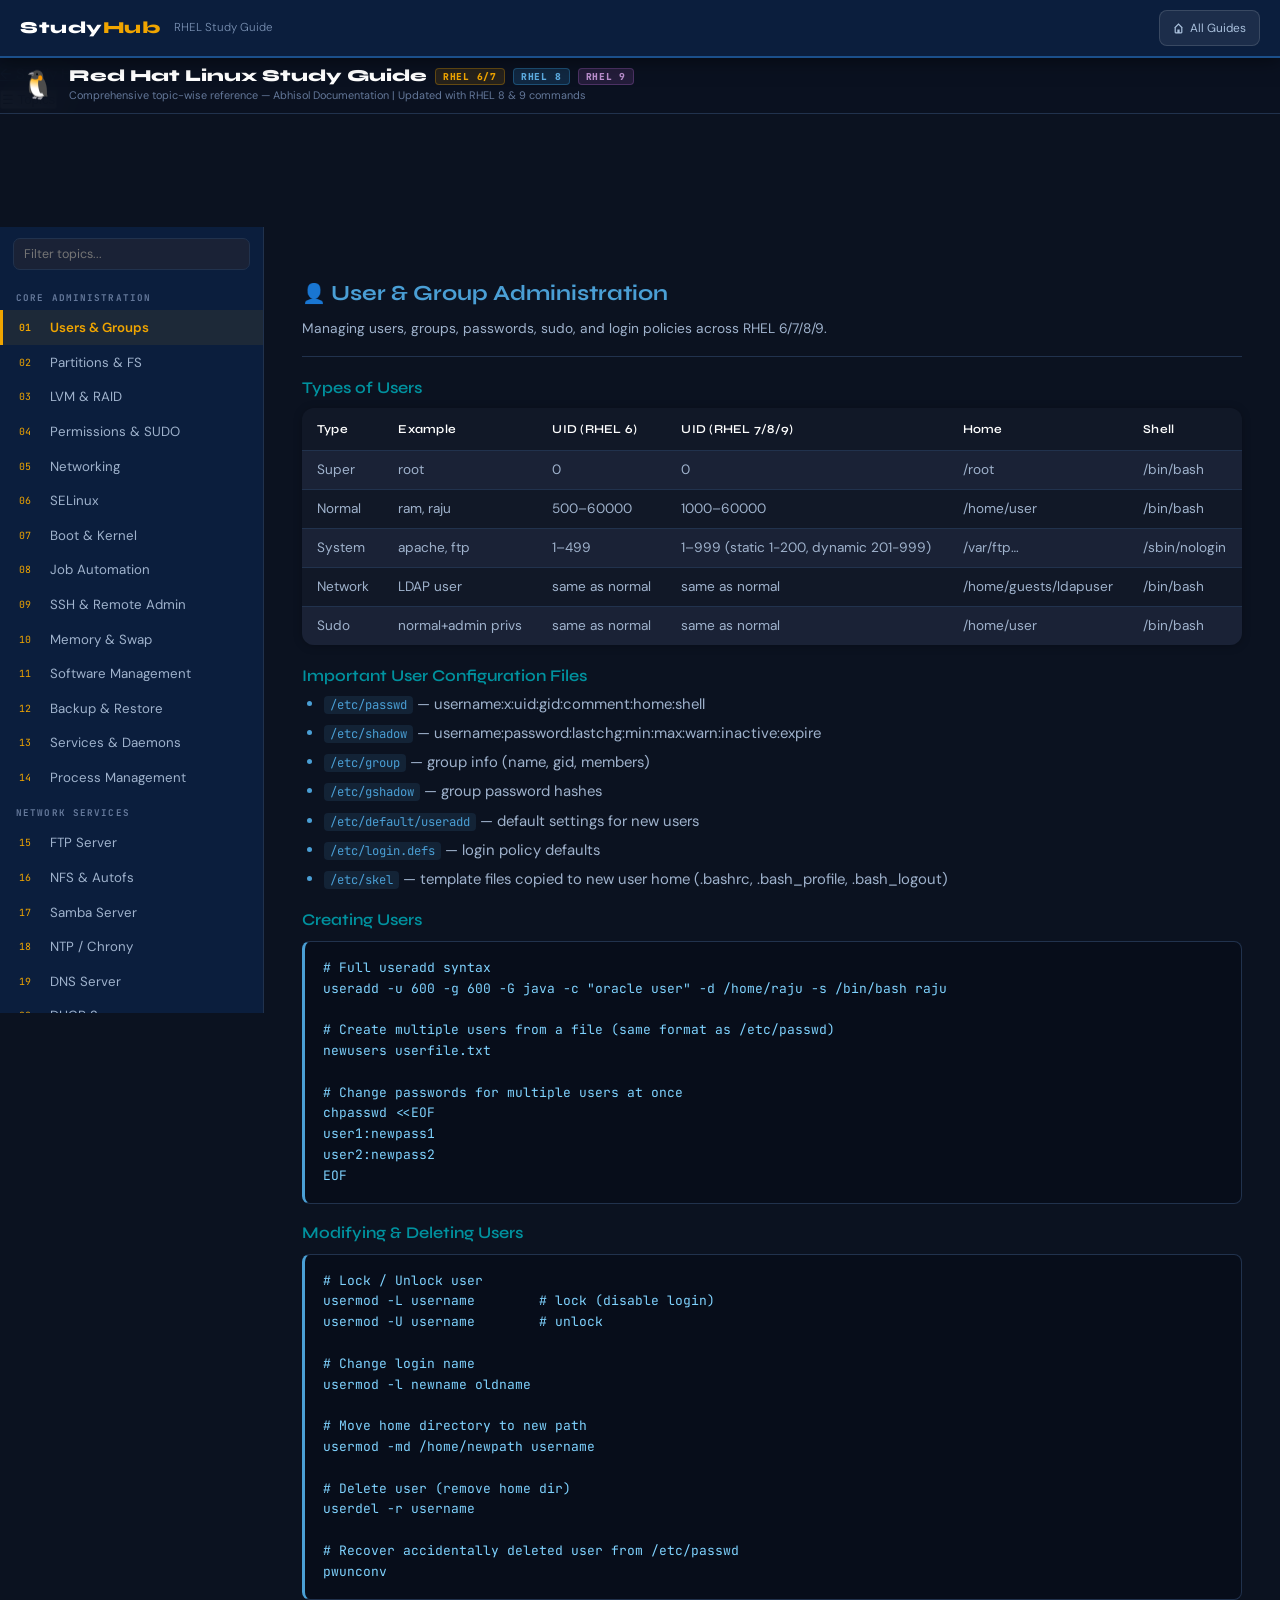
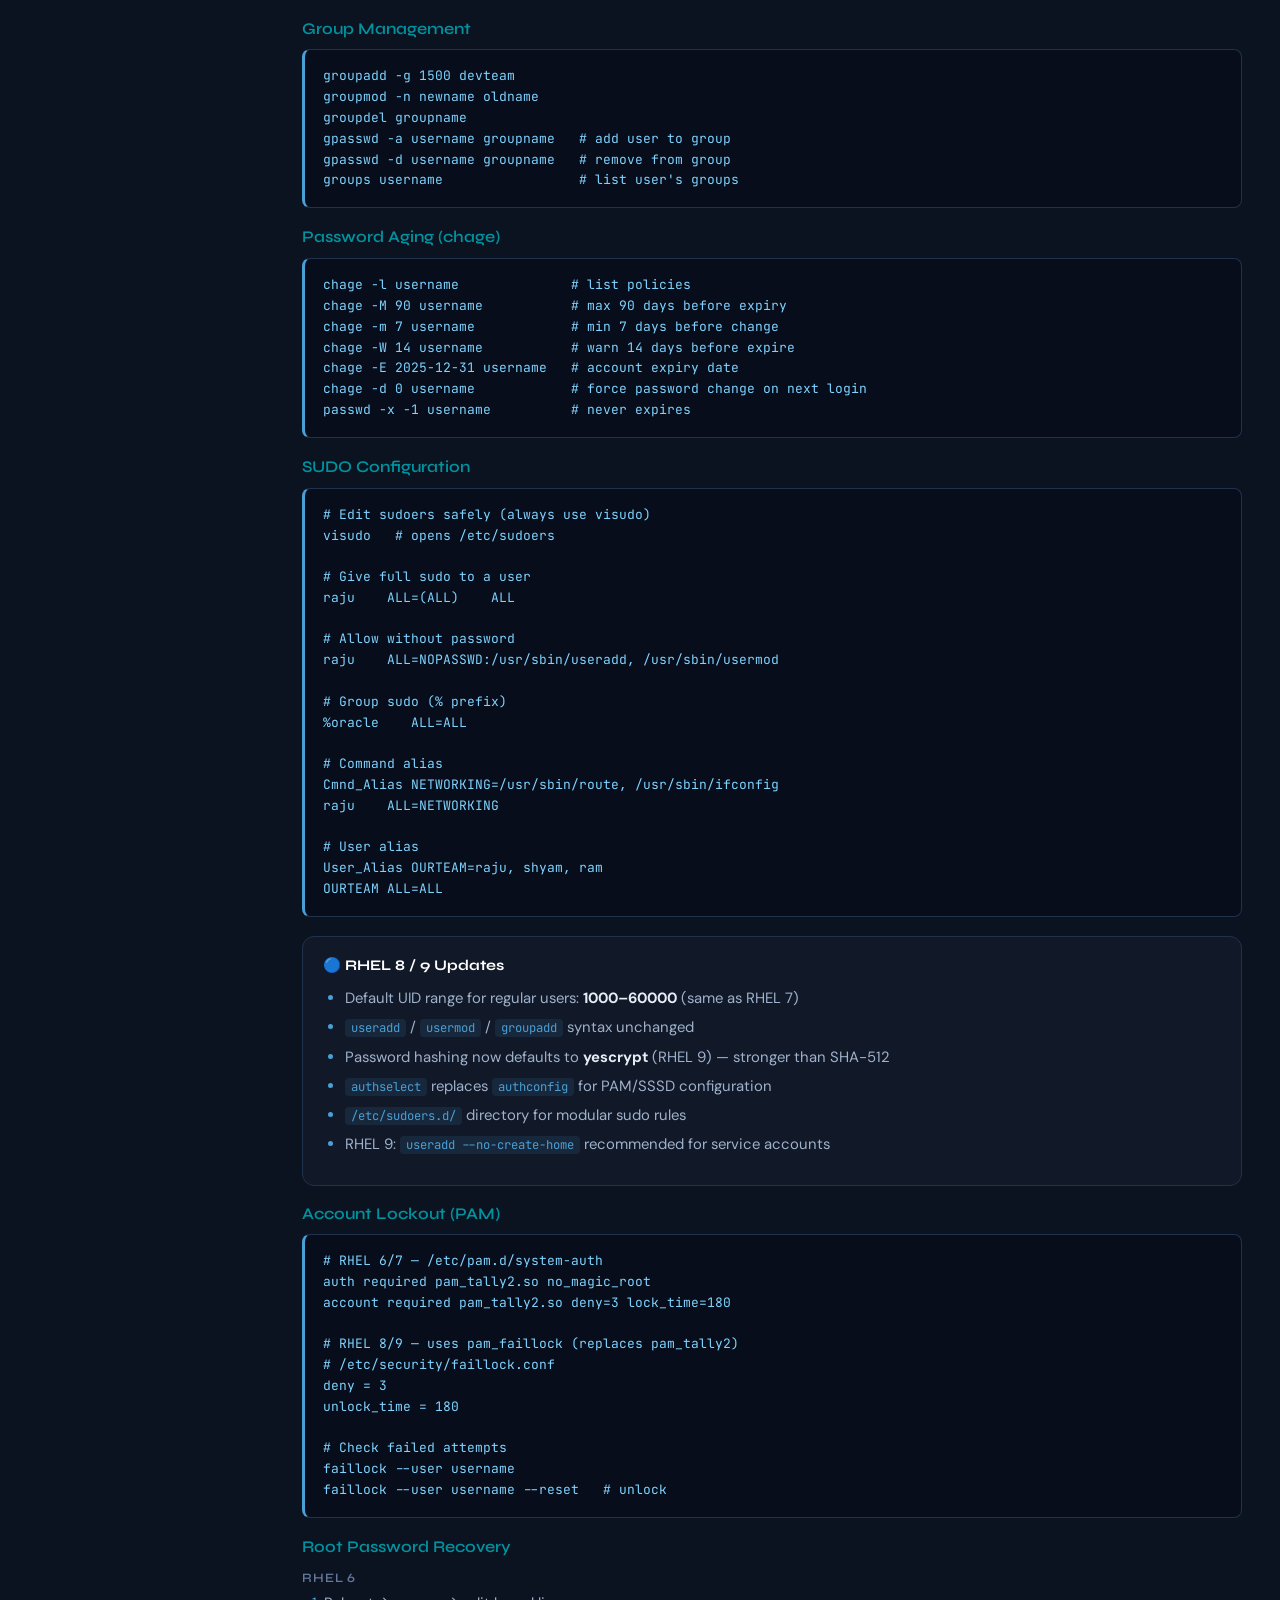
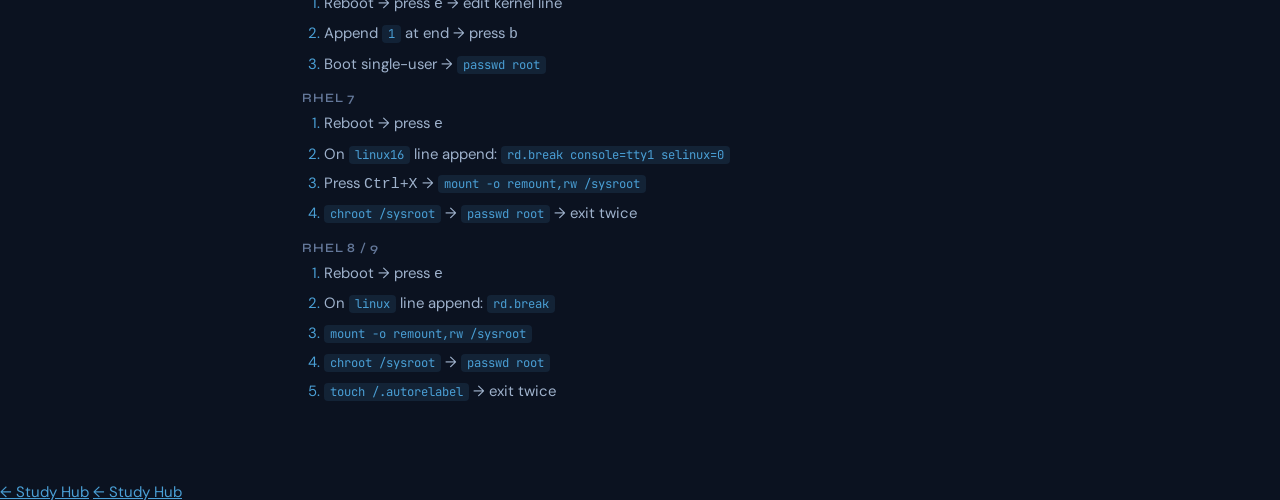
<file: rhel study guide.html>
<!DOCTYPE html><html lang="en"><head><meta charset="UTF-8"><meta name="viewport" content="width=device-width,initial-scale=1,viewport-fit=cover"><title>RHEL Study Guide</title><link rel="preconnect" href="https://fonts.googleapis.com"><link rel="preconnect" href="https://fonts.gstatic.com" crossorigin><link href="https://fonts.googleapis.com/css2?family=JetBrains+Mono:wght@400;600&family=Syne:wght@600;700;800&family=DM+Sans:ital,wght@0,300;0,400;0,500;1,400&display=swap" rel="stylesheet"><style>
:root{
  --bg:#0B1220;--surface:#111827;--surface2:#1A2236;--surface3:#1F2D45;
  --border:#21324D;--border2:#2E4A72;
  --navy:#0B1E3D;--blue:#1B4F8A;--mid:#2E6CC7;--sky:#4A9FD5;--teal:#00929F;
  --accent:#F0A500;--green:#10B981;--red:#EF4444;--purple:#8B5CF6;
  --text:#E6EDF7;--text2:#9FB2CC;--text3:#64789A;
  --code-bg:#070D1A;--code-fg:#7FD3FF;
  --fh:'Syne',sans-serif;--fb:'DM Sans',system-ui,sans-serif;--fm:'JetBrains Mono',monospace;
  --tb:58px;--sbw:264px;--r:12px;
}
*{box-sizing:border-box;margin:0;padding:0}
html{scroll-behavior:smooth;-webkit-tap-highlight-color:transparent}
body{background:var(--bg);color:var(--text);font-family:var(--fb);font-size:15px;line-height:1.7;min-height:100vh;overflow-x:hidden}
h1,h2,h3,h4,h5,h6{font-family:var(--fh);line-height:1.2}
h1{font-size:clamp(1.5rem,4vw,2.3rem);font-weight:800;color:#fff}
h2{font-size:clamp(1.1rem,3vw,1.35rem);font-weight:700;color:var(--sky);margin:1.4rem 0 .6rem}
h3{font-size:1.02rem;font-weight:600;color:var(--teal);margin:1.1rem 0 .4rem}
h4{font-size:.8rem;font-weight:600;color:var(--text3);text-transform:uppercase;letter-spacing:.06em;margin:.9rem 0 .3rem}
p{color:var(--text2);margin-bottom:.7rem}
li{color:var(--text2);font-size:.93rem;margin-bottom:.25rem}
ul,ol{padding-left:1.35rem;margin-bottom:.7rem}
li::marker{color:var(--sky)}
a{color:var(--sky)}a:hover{color:var(--accent)}
strong{color:var(--text)}
::selection{background:var(--blue);color:#fff}
::-webkit-scrollbar{width:6px;height:6px}
::-webkit-scrollbar-track{background:transparent}
::-webkit-scrollbar-thumb{background:var(--border2);border-radius:3px}

/* ---- TOPBAR ---- */
#shub-topbar{position:fixed;top:0;left:0;right:0;z-index:9000;height:var(--tb);
  background:var(--navy);display:flex;align-items:center;gap:14px;padding:0 20px;
  border-bottom:2px solid var(--blue);box-shadow:0 2px 18px rgba(0,0,0,.5)}
.shub-logo{font-family:var(--fh);font-weight:800;font-size:1.05rem;color:#fff;text-decoration:none;letter-spacing:.03em;white-space:nowrap}
.shub-logo span{color:var(--accent)}
.shub-title{font-size:.72rem;color:#7C93B5;font-weight:300;white-space:nowrap;overflow:hidden;text-overflow:ellipsis;max-width:50vw}
.shub-spacer{flex:1}
.shub-home{display:flex;align-items:center;gap:6px;padding:7px 13px;border-radius:8px;
  background:rgba(255,255,255,.07);border:1px solid rgba(255,255,255,.13);color:#A9C0DC;
  font-size:.74rem;text-decoration:none;white-space:nowrap;transition:.15s}
.shub-home:hover{background:rgba(255,255,255,.14);color:#fff}
#shub-prog{position:fixed;top:var(--tb);left:0;height:3px;width:0;z-index:8999;
  background:linear-gradient(90deg,var(--accent),var(--sky));transition:width .08s linear;pointer-events:none}
#shub-btt{position:fixed;bottom:24px;right:20px;width:44px;height:44px;border:none;border-radius:50%;
  background:var(--blue);color:#fff;font-size:1.15rem;cursor:pointer;z-index:8998;opacity:0;pointer-events:none;
  display:flex;align-items:center;justify-content:center;box-shadow:0 6px 18px rgba(27,79,138,.5);transition:.2s}
#shub-btt.vis{opacity:1;pointer-events:auto}
#shub-btt:hover{background:var(--mid);transform:translateY(-2px)}

/* ---- MOBILE DRAWER ---- */
#shub-ov{display:none;position:fixed;inset:0;background:rgba(0,0,0,.78);z-index:8900}
#shub-ov.on{display:block}
#shub-dr{position:fixed;top:0;left:0;bottom:0;width:min(290px,86vw);background:var(--navy);
  border-right:1px solid var(--border2);z-index:8950;display:flex;flex-direction:column;
  transform:translateX(-100%);transition:transform .26s cubic-bezier(.4,0,.2,1)}
#shub-dr.on{transform:translateX(0)}
#shub-dr-h{display:flex;align-items:center;justify-content:space-between;padding:14px 16px;
  border-bottom:1px solid var(--border);background:rgba(255,255,255,.03)}
#shub-dr-h span{font-family:var(--fm);font-size:.66rem;font-weight:700;letter-spacing:.13em;text-transform:uppercase;color:var(--text3)}
#shub-dr-x{width:30px;height:30px;border-radius:7px;border:1px solid var(--border);background:rgba(255,255,255,.06);color:var(--text2);font-size:14px;cursor:pointer}
#shub-dr-back{display:flex;align-items:center;gap:8px;padding:11px 16px;color:var(--accent);
  text-decoration:none;font-size:.8rem;font-weight:600;border-bottom:1px solid var(--border);background:rgba(240,165,0,.04)}
#shub-dr-list{flex:1;overflow-y:auto;padding:4px 0 60px;-webkit-overflow-scrolling:touch}
.shub-dl-sec{padding:11px 16px 3px;font-family:var(--fm);font-size:.56rem;font-weight:700;letter-spacing:.13em;text-transform:uppercase;color:var(--text3)}
.shub-dl-i{display:flex;align-items:center;gap:9px;width:100%;padding:11px 16px;border:none;border-left:3px solid transparent;
  background:transparent;text-align:left;color:var(--text2);font-family:var(--fb);font-size:.85rem;cursor:pointer;line-height:1.3}
.shub-dl-i:active{background:rgba(255,255,255,.05)}
.shub-dl-i.cur{background:rgba(240,165,0,.08);color:var(--accent);border-left-color:var(--accent);font-weight:600}
.shub-dl-n{font-family:var(--fm);font-size:.6rem;color:var(--accent);background:rgba(240,165,0,.12);border-radius:4px;padding:1px 6px;min-width:24px;text-align:center}
#shub-fab{position:fixed;bottom:20px;right:16px;z-index:8800;display:none;align-items:center;gap:7px;
  background:var(--accent);color:#0B1220;border:none;border-radius:50px;padding:13px 22px;
  font-family:var(--fh);font-weight:700;font-size:.84rem;cursor:pointer;box-shadow:0 6px 22px rgba(240,165,0,.45)}
#shub-fab:active{transform:scale(.96)}

/* ---- UNIVERSAL CONTENT COMPONENTS ---- */
pre,.code-block,.cmd-block{background:var(--code-bg);border:1px solid var(--border);border-left:3px solid var(--sky);
  border-radius:8px;padding:1rem 1.1rem;font-family:var(--fm);font-size:13px;color:var(--code-fg);
  overflow-x:auto;line-height:1.6;margin:.7rem 0 1.2rem;white-space:pre;-webkit-overflow-scrolling:touch}
:not(pre)>code{font-family:var(--fm);font-size:.82em;background:rgba(74,159,213,.12);color:var(--sky);padding:1px 6px;border-radius:4px}
table{width:100%;border-collapse:collapse;margin:.7rem 0 1.3rem;border-radius:var(--r);overflow:hidden;font-size:.85rem;box-shadow:0 1px 8px rgba(0,0,0,.25)}
thead tr{background:var(--blue)}
th{padding:.65rem .9rem;color:#fff;font-family:var(--fh);font-weight:600;text-align:left;font-size:.76rem;letter-spacing:.02em;white-space:nowrap}
tbody tr:nth-child(odd){background:var(--surface)}
tbody tr:nth-child(even){background:var(--surface2)}
td{padding:.55rem .9rem;color:var(--text2);vertical-align:top;line-height:1.5;border-top:1px solid var(--border)}
.tbl-wrap{overflow-x:auto;-webkit-overflow-scrolling:touch;margin:.7rem 0 1.3rem;border-radius:var(--r)}
.tbl-wrap table{margin:0}
.note,.info-box,.callout,.tip{background:rgba(74,159,213,.07);border:1px solid rgba(74,159,213,.2);border-left:3px solid var(--sky);
  border-radius:var(--r);padding:.85rem 1rem;margin:.7rem 0 1.2rem;font-size:14px;color:var(--text2)}
.warn-box,.warning{background:rgba(240,165,0,.07);border:1px solid rgba(240,165,0,.2);border-left:3px solid var(--accent);
  border-radius:var(--r);padding:.85rem 1rem;margin:.7rem 0 1.2rem;font-size:14px;color:var(--text2)}
.warn-box strong,.warning strong{color:var(--accent)}
.note strong,.info-box strong{color:var(--sky)}
.card{background:var(--surface);border:1px solid var(--border);border-radius:var(--r);padding:16px 20px;margin-bottom:14px}
.card-title{font-family:var(--fh);font-size:.92rem;font-weight:700;color:#fff;margin-bottom:8px}
.card-grid{display:grid;grid-template-columns:1fr 1fr;gap:1rem;margin:1rem 0}
.badge{display:inline-block;background:rgba(240,165,0,.12);border:1px solid rgba(240,165,0,.3);color:var(--accent);
  font-family:var(--fm);font-size:10px;letter-spacing:.08em;text-transform:uppercase;padding:3px 10px;border-radius:4px}
.divider{height:1px;background:var(--border);margin:1.25rem 0}

/* ===== PAGE ===== */

/* RHEL: .header(fixed) + .container > .sidebar + .content; .tab-pane panels */
.header{position:fixed;top:var(--tb);left:0;right:0;z-index:800;height:56px;display:flex;align-items:center;gap:14px;
  padding:0 1.3rem;background:rgba(11,18,32,.97);backdrop-filter:blur(18px);border-bottom:1px solid var(--border)}
.header-icon{font-size:1.7rem}
.header-text h1{font-size:1.05rem;color:#fff;display:flex;align-items:center;gap:8px;flex-wrap:wrap}
.header-text p{font-size:.68rem;color:var(--text3);margin:0}
.header .badge{font-size:.6rem;padding:2px 7px}
.header .badge.rhel8{background:rgba(52,152,219,.18);border-color:rgba(52,152,219,.35);color:#5DADE2}
.header .badge.rhel9{background:rgba(155,89,182,.18);border-color:rgba(155,89,182,.35);color:#BB8FCE}
.container{display:flex;padding-top:calc(var(--tb) + 56px);min-height:100vh}
.sidebar{width:var(--sbw);min-width:var(--sbw);flex-shrink:0;background:var(--navy);border-right:1px solid var(--border);
  height:calc(100vh - var(--tb) - 56px);position:sticky;top:calc(var(--tb) + 56px);overflow-y:auto;padding:.7rem 0}
.search-box{margin:0 .8rem .6rem}
.search-box input{width:100%;background:var(--surface2);border:1px solid var(--border);border-radius:7px;
  padding:7px 10px;color:var(--text);font-family:var(--fb);font-size:.78rem;outline:none}
.sidebar-section{padding:.7rem 1rem .25rem;font-family:var(--fm);font-size:.58rem;font-weight:700;letter-spacing:.12em;text-transform:uppercase;color:var(--text3)}
.nav-btn{display:flex;align-items:center;gap:9px;width:100%;text-align:left;border:none;border-left:3px solid transparent;
  background:transparent;color:var(--text2);font-family:var(--fb);font-size:.83rem;padding:.55rem 1rem;cursor:pointer;transition:.14s}
.nav-btn:hover{background:rgba(255,255,255,.04);color:var(--text);border-left-color:var(--border2)}
.nav-btn.active{background:rgba(240,165,0,.08);color:var(--accent);border-left-color:var(--accent);font-weight:600}
.nav-btn .num{font-family:var(--fm);font-size:.62rem;color:var(--accent);min-width:22px}
.content{flex:1;min-width:0;padding:2rem 2.4rem 4rem;overflow-x:hidden}
.tab-pane{display:none}.tab-pane.active{display:block;animation:fade .25s ease}
.topic-desc{color:var(--text2);font-size:.86rem;margin-bottom:1.3rem;padding-bottom:1rem;border-bottom:1px solid var(--border)}
h2 .icon{font-size:1.2rem}
@keyframes fade{from{opacity:0;transform:translateY(6px)}to{opacity:1}}


/* ============ MOBILE (<=767) ============ */
@media(max-width:767px){
  :root{--tb:50px}
  #shub-topbar{height:var(--tb);padding:0 12px;gap:8px}
  #shub-topbar .shub-title{display:none}
  .shub-home span{display:none}.shub-home{padding:7px 9px}
  #shub-prog{top:var(--tb)}
  #shub-fab{display:flex}
  #shub-btt{bottom:84px;right:13px;width:40px;height:40px}
  /* hide any page-native fixed header/sidebar; our chrome takes over */
  .__pageheader{display:none!important}
  .__sidebar{display:none!important}
  .__wrap{display:block!important;padding-top:var(--tb)!important;height:auto!important;min-height:auto!important}
  .__content{display:block!important;width:100%!important;max-width:100vw!important;
    margin:0!important;padding:16px 15px 120px!important;height:auto!important;overflow:visible!important;flex:none!important}
  .__tabs{position:sticky!important;top:var(--tb)!important;z-index:700!important;overflow-x:auto!important;
    flex-wrap:nowrap!important;white-space:nowrap!important;-webkit-overflow-scrolling:touch!important}
  .__tabs::-webkit-scrollbar{display:none}
  h1{font-size:clamp(1.3rem,6vw,1.7rem)!important}
  h2{font-size:clamp(1rem,4.5vw,1.18rem)!important}
  pre,.code-block,.cmd-block{font-size:12px!important;padding:11px 12px!important}
  table{display:block;overflow-x:auto;font-size:.8rem}
  .card-grid{grid-template-columns:1fr!important}
  img,svg,video,iframe{max-width:100%!important;height:auto}
}
@media(max-width:380px){
  .shub-home{display:none}
  #shub-fab{padding:11px 17px;font-size:.8rem}
}
@media print{
  #shub-topbar,#shub-prog,#shub-btt,#shub-ov,#shub-dr,#shub-fab,.__sidebar,.__tabs{display:none!important}
  .__wrap{padding-top:0!important;display:block!important}
  .__content{padding:0!important;max-width:100%!important}
  body{background:#fff!important;color:#000!important}
  h1,h2,h3{color:#000!important}
}
</style></head><body><div id="shub-topbar"><a class="shub-logo" href="index.html">Study<span>Hub</span></a><span class="shub-title">RHEL Study Guide</span><div class="shub-spacer"></div><a class="shub-home" href="index.html"><svg width="11" height="11" viewBox="0 0 20 20" fill="none" stroke="currentColor" stroke-width="2.2"><path d="M3 9l7-7 7 7M4 8v9a1 1 0 001 1h4v-5h2v5h4a1 1 0 001-1V8"/></svg><span>All Guides</span></a></div><div id="shub-prog"></div><button id="shub-btt" title="Top">&#8593;</button><div id="shub-ov"></div><nav id="shub-dr"><div id="shub-dr-h"><span>Contents</span><button id="shub-dr-x">&#10005;</button></div><a id="shub-dr-back" href="index.html">&#8592; Study Hub</a><div id="shub-dr-list"></div></nav><button id="shub-fab">&#9776; Topics</button><script>(function(){var pr=document.getElementById("shub-prog"),bt=document.getElementById("shub-btt");addEventListener("scroll",function(){var h=document.documentElement,s=h.scrollTop||document.body.scrollTop,m=(h.scrollHeight||document.body.scrollHeight)-h.clientHeight;if(pr)pr.style.width=(m>0?Math.min(s/m*100,100):0)+"%";if(bt)bt.classList.toggle("vis",s>280);},{passive:true});if(bt)bt.onclick=function(){scrollTo({top:0,behavior:"smooth"});};if(innerWidth>767)return;var ov=document.getElementById("shub-ov"),dr=document.getElementById("shub-dr"),x=document.getElementById("shub-dr-x"),fab=document.getElementById("shub-fab"),L=document.getElementById("shub-dr-list");function op(){dr.classList.add("on");ov.classList.add("on");document.body.style.overflow="hidden";fab.innerHTML="&#10005; Close";}function cl(){dr.classList.remove("on");ov.classList.remove("on");document.body.style.overflow="";fab.innerHTML="&#9776; Topics";}fab.onclick=function(){dr.classList.contains("on")?cl():op();};x.onclick=cl;ov.onclick=cl;addEventListener("keydown",function(e){if(e.key==="Escape")cl();});var built=false;function build(){if(built)return;var items=document.querySelectorAll('.sidebar .nav-btn');if(!items.length)return;built=true;L.innerHTML="";items.forEach(function(o){var b=document.createElement("button");b.className="shub-dl-i";var n=o.querySelector(".num,.sidebar-count");var nt=n?n.textContent.trim():"";var lb=o.textContent.replace(nt,"").trim();if(!lb)return;if(nt){var s=document.createElement("span");s.className="shub-dl-n";s.textContent=nt;b.appendChild(s);}b.appendChild(document.createTextNode(lb));b.onclick=function(){o.click();setTimeout(cl,160);};L.appendChild(b);});}function init(){build();if(!built){var n=0,t=setInterval(function(){build();if(built||++n>50)clearInterval(t);},100);}}document.readyState==="loading"?addEventListener("DOMContentLoaded",function(){setTimeout(init,250);}):setTimeout(init,250);})();</script>
<a class="shub-home" href="index.html">
    <svg width="11" height="11" viewBox="0 0 20 20" fill="none" stroke="currentColor" stroke-width="2.2"><path d="M3 9l7-7 7 7M4 8v9a1 1 0 001 1h4v-5h2v5h4a1 1 0 001-1V8"/></svg>
    <span>All Guides</span>
  </a>
</div>


<div id="shub-drawer-ov"></div>
<nav id="shub-drawer">
  <div id="shub-drawer-head"><span>Contents</span><button id="shub-drawer-close">&#10005;</button></div>
  <a id="shub-drawer-back" href="index.html">&#8592; Study Hub</a>
  <div id="shub-drawer-list"></div>
</nav>
<button id="shub-topics-fab">&#9776; Topics</button>


<div class="header __pageheader">
  <div class="header-icon">🐧</div>
  <div class="header-text">
    <h1>Red Hat Linux Study Guide
      <span class="badge">RHEL 6/7</span>
      <span class="badge rhel8">RHEL 8</span>
      <span class="badge rhel9">RHEL 9</span>
    </h1>
    <p>Comprehensive topic-wise reference — Abhisol Documentation | Updated with RHEL 8 &amp; 9 commands</p>
  </div>
</div>

<div class="container __wrap">
  <!-- SIDEBAR -->
  <nav class="sidebar __sidebar">
    <div class="search-box"><input type="text" id="sideSearch" placeholder="Filter topics..." oninput="filterNav(this.value)"></div>
    <div class="sidebar-section">Core Administration</div>
    <button class="nav-btn active" onclick="showTab('users')" data-label="users group admin"><span class="num">01</span> Users &amp; Groups</button>
    <button class="nav-btn" onclick="showTab('partitions')" data-label="partitions file systems"><span class="num">02</span> Partitions &amp; FS</button>
    <button class="nav-btn" onclick="showTab('lvm')" data-label="lvm raid logical volume"><span class="num">03</span> LVM &amp; RAID</button>
    <button class="nav-btn" onclick="showTab('permissions')" data-label="permissions sudo acl chmod"><span class="num">04</span> Permissions &amp; SUDO</button>
    <button class="nav-btn" onclick="showTab('network')" data-label="network configuration tcp ip"><span class="num">05</span> Networking</button>
    <button class="nav-btn" onclick="showTab('selinux')" data-label="selinux security context"><span class="num">06</span> SELinux</button>
    <button class="nav-btn" onclick="showTab('booting')" data-label="booting grub kernel init systemd"><span class="num">07</span> Boot &amp; Kernel</button>
    <button class="nav-btn" onclick="showTab('jobs')" data-label="cron at job automation scheduling"><span class="num">08</span> Job Automation</button>
    <button class="nav-btn" onclick="showTab('ssh')" data-label="ssh remote administration scp"><span class="num">09</span> SSH &amp; Remote Admin</button>
    <button class="nav-btn" onclick="showTab('memory')" data-label="swap memory management virtual"><span class="num">10</span> Memory &amp; Swap</button>
    <button class="nav-btn" onclick="showTab('software')" data-label="rpm yum dnf software packages"><span class="num">11</span> Software Management</button>
    <button class="nav-btn" onclick="showTab('backup')" data-label="backup restore tar cpio dd dump"><span class="num">12</span> Backup &amp; Restore</button>
    <button class="nav-btn" onclick="showTab('services')" data-label="services daemon systemctl chkconfig"><span class="num">13</span> Services &amp; Daemons</button>
    <button class="nav-btn" onclick="showTab('process')" data-label="process management kill top ps nice"><span class="num">14</span> Process Management</button>
    <div class="sidebar-section">Network Services</div>
    <button class="nav-btn" onclick="showTab('ftp')" data-label="ftp vsftpd file transfer"><span class="num">15</span> FTP Server</button>
    <button class="nav-btn" onclick="showTab('nfs')" data-label="nfs autofs ldap network file system"><span class="num">16</span> NFS &amp; Autofs</button>
    <button class="nav-btn" onclick="showTab('samba')" data-label="samba smb cifs windows sharing"><span class="num">17</span> Samba Server</button>
    <button class="nav-btn" onclick="showTab('ntp')" data-label="ntp chrony time protocol"><span class="num">18</span> NTP / Chrony</button>
    <button class="nav-btn" onclick="showTab('dns')" data-label="dns bind named domain name"><span class="num">19</span> DNS Server</button>
    <button class="nav-btn" onclick="showTab('dhcp')" data-label="dhcp dynamic host ip assign"><span class="num">20</span> DHCP Server</button>
    <button class="nav-btn" onclick="showTab('apache')" data-label="apache httpd web server ssl vhost"><span class="num">21</span> Web Server (Apache)</button>
    <button class="nav-btn" onclick="showTab('mail')" data-label="mail postfix sendmail smtp smtp"><span class="num">22</span> Mail Server</button>
    <button class="nav-btn" onclick="showTab('iscsi')" data-label="iscsi storage remote disk"><span class="num">23</span> iSCSI</button>
    <button class="nav-btn" onclick="showTab('mysql')" data-label="mysql mariadb database sql"><span class="num">24</span> MySQL / MariaDB</button>
    <button class="nav-btn" onclick="showTab('logs')" data-label="logs rsyslog log server files"><span class="num">25</span> Log Management</button>
    <button class="nav-btn" onclick="showTab('firewall')" data-label="iptables firewall firewalld ufw"><span class="num">26</span> Firewall &amp; IPtables</button>
    <button class="nav-btn" onclick="showTab('ports')" data-label="ports numbers services reference"><span class="num">27</span> Port Reference</button>
  </nav>

  <!-- MAIN CONTENT -->
  <main class="content __content">

    <!-- ═══ 01 USERS & GROUPS ═══ -->
    <div class="tab-pane active" id="tab-users">
      <h2><span class="icon">👤</span> User &amp; Group Administration</h2>
      <p class="topic-desc">Managing users, groups, passwords, sudo, and login policies across RHEL 6/7/8/9.</p>

      <h3>Types of Users</h3>
      <table>
        <tr><th>Type</th><th>Example</th><th>UID (RHEL 6)</th><th>UID (RHEL 7/8/9)</th><th>Home</th><th>Shell</th></tr>
        <tr><td><span class="label label-red">Super</span></td><td>root</td><td>0</td><td>0</td><td>/root</td><td>/bin/bash</td></tr>
        <tr><td><span class="label label-green">Normal</span></td><td>ram, raju</td><td>500–60000</td><td>1000–60000</td><td>/home/user</td><td>/bin/bash</td></tr>
        <tr><td><span class="label label-yellow">System</span></td><td>apache, ftp</td><td>1–499</td><td>1–999 (static 1-200, dynamic 201-999)</td><td>/var/ftp…</td><td>/sbin/nologin</td></tr>
        <tr><td><span class="label label-blue">Network</span></td><td>LDAP user</td><td>same as normal</td><td>same as normal</td><td>/home/guests/ldapuser</td><td>/bin/bash</td></tr>
        <tr><td><span class="label label-purple">Sudo</span></td><td>normal+admin privs</td><td>same as normal</td><td>same as normal</td><td>/home/user</td><td>/bin/bash</td></tr>
      </table>

      <h3>Important User Configuration Files</h3>
      <ul>
        <li><code>/etc/passwd</code> — username:x:uid:gid:comment:home:shell</li>
        <li><code>/etc/shadow</code> — username:password:lastchg:min:max:warn:inactive:expire</li>
        <li><code>/etc/group</code> — group info (name, gid, members)</li>
        <li><code>/etc/gshadow</code> — group password hashes</li>
        <li><code>/etc/default/useradd</code> — default settings for new users</li>
        <li><code>/etc/login.defs</code> — login policy defaults</li>
        <li><code>/etc/skel</code> — template files copied to new user home (.bashrc, .bash_profile, .bash_logout)</li>
      </ul>

      <h3>Creating Users</h3>
<pre><span class="cmt"># Full useradd syntax</span>
useradd -u 600 -g 600 -G java -c "oracle user" -d /home/raju -s /bin/bash raju

<span class="cmt"># Create multiple users from a file (same format as /etc/passwd)</span>
newusers userfile.txt

<span class="cmt"># Change passwords for multiple users at once</span>
chpasswd &lt;&lt;EOF
user1:newpass1
user2:newpass2
EOF</pre>

      <h3>Modifying &amp; Deleting Users</h3>
<pre><span class="cmt"># Lock / Unlock user</span>
usermod -L username        <span class="cmt"># lock (disable login)</span>
usermod -U username        <span class="cmt"># unlock</span>

<span class="cmt"># Change login name</span>
usermod -l newname oldname

<span class="cmt"># Move home directory to new path</span>
usermod -md /home/newpath username

<span class="cmt"># Delete user (remove home dir)</span>
userdel -r username

<span class="cmt"># Recover accidentally deleted user from /etc/passwd</span>
pwunconv</pre>

      <h3>Group Management</h3>
<pre>groupadd -g 1500 devteam
groupmod -n newname oldname
groupdel groupname
gpasswd -a username groupname   <span class="cmt"># add user to group</span>
gpasswd -d username groupname   <span class="cmt"># remove from group</span>
groups username                 <span class="cmt"># list user's groups</span></pre>

      <h3>Password Aging (chage)</h3>
<pre>chage -l username              <span class="cmt"># list policies</span>
chage -M 90 username           <span class="cmt"># max 90 days before expiry</span>
chage -m 7 username            <span class="cmt"># min 7 days before change</span>
chage -W 14 username           <span class="cmt"># warn 14 days before expire</span>
chage -E 2025-12-31 username   <span class="cmt"># account expiry date</span>
chage -d 0 username            <span class="cmt"># force password change on next login</span>
passwd -x -1 username          <span class="cmt"># never expires</span></pre>

      <h3>SUDO Configuration</h3>
<pre><span class="cmt"># Edit sudoers safely (always use visudo)</span>
visudo   <span class="cmt"># opens /etc/sudoers</span>

<span class="cmt"># Give full sudo to a user</span>
raju    ALL=(ALL)    ALL

<span class="cmt"># Allow without password</span>
raju    ALL=NOPASSWD:/usr/sbin/useradd, /usr/sbin/usermod

<span class="cmt"># Group sudo (% prefix)</span>
%oracle    ALL=ALL

<span class="cmt"># Command alias</span>
Cmnd_Alias NETWORKING=/usr/sbin/route, /usr/sbin/ifconfig
raju    ALL=NETWORKING

<span class="cmt"># User alias</span>
User_Alias OURTEAM=raju, shyam, ram
OURTEAM ALL=ALL</pre>

      <div class="card rhel8">
        <div class="card-title">🔵 RHEL 8 / 9 Updates</div>
        <ul>
          <li>Default UID range for regular users: <strong>1000–60000</strong> (same as RHEL 7)</li>
          <li><code>useradd</code> / <code>usermod</code> / <code>groupadd</code> syntax unchanged</li>
          <li>Password hashing now defaults to <strong>yescrypt</strong> (RHEL 9) — stronger than SHA-512</li>
          <li><code>authselect</code> replaces <code>authconfig</code> for PAM/SSSD configuration</li>
          <li><code>/etc/sudoers.d/</code> directory for modular sudo rules</li>
          <li>RHEL 9: <code>useradd --no-create-home</code> recommended for service accounts</li>
        </ul>
      </div>

      <h3>Account Lockout (PAM)</h3>
<pre><span class="cmt"># RHEL 6/7 — /etc/pam.d/system-auth</span>
auth required pam_tally2.so no_magic_root
account required pam_tally2.so deny=3 lock_time=180

<span class="cmt"># RHEL 8/9 — uses pam_faillock (replaces pam_tally2)</span>
<span class="cmt"># /etc/security/faillock.conf</span>
deny = 3
unlock_time = 180

<span class="cmt"># Check failed attempts</span>
faillock --user username
faillock --user username --reset   <span class="cmt"># unlock</span></pre>

      <h3>Root Password Recovery</h3>
      <div class="diff-grid">
        <div class="diff-col rhel6"><h4>RHEL 6</h4><ol><li>Reboot → press <kbd>e</kbd> → edit kernel line</li><li>Append <code>1</code> at end → press <kbd>b</kbd></li><li>Boot single-user → <code>passwd root</code></li></ol></div>
        <div class="diff-col rhel7"><h4>RHEL 7</h4><ol><li>Reboot → press <kbd>e</kbd></li><li>On <code>linux16</code> line append: <code>rd.break console=tty1 selinux=0</code></li><li>Press <kbd>Ctrl+X</kbd> → <code>mount -o remount,rw /sysroot</code></li><li><code>chroot /sysroot</code> → <code>passwd root</code> → exit twice</li></ol></div>
        <div class="diff-col rhel8"><h4>RHEL 8 / 9</h4><ol><li>Reboot → press <kbd>e</kbd></li><li>On <code>linux</code> line append: <code>rd.break</code></li><li><code>mount -o remount,rw /sysroot</code></li><li><code>chroot /sysroot</code> → <code>passwd root</code></li><li><code>touch /.autorelabel</code> → exit twice</li></ol></div>
      </div>
    </div>

    <!-- ═══ 02 PARTITIONS & FS ═══ -->
    <div class="tab-pane" id="tab-partitions">
      <h2><span class="icon">💾</span> Managing Partitions &amp; File Systems</h2>
      <p class="topic-desc">Disk partitioning, file system creation, mounting, fstab, fsck, and more.</p>

      <h3>Partition Types &amp; Tools</h3>
<pre><span class="cmt"># View all disks and partitions</span>
fdisk -l
lsblk
blkid

<span class="cmt"># Create MBR partition (RHEL 6/7)</span>
fdisk /dev/sdb
<span class="cmt">  n → new | p → primary | e → extended | t → change type</span>
<span class="cmt">  8e → LVM | 82 → swap | 83 → Linux | fd → RAID</span>
<span class="cmt">  w → write and exit</span>

<span class="cmt"># Update partition table without reboot</span>
partprobe /dev/sdb
partx -a /dev/sdb</pre>

      <div class="card rhel8">
        <div class="card-title">🔵 RHEL 8 / 9 — GPT Partitioning</div>
        <ul>
          <li>Use <code>parted</code> or <code>gdisk</code> for GPT disks (>2TB or UEFI systems)</li>
          <li><code>parted /dev/sdb mklabel gpt</code> → <code>mkpart primary ext4 0% 100%</code></li>
          <li><code>partprobe</code> still works to refresh partition table</li>
          <li><strong>Stratis</strong> (RHEL 8+) and <strong>VDO</strong> (Virtual Data Optimizer) are new storage solutions</li>
        </ul>
      </div>

      <h3>File System Comparison</h3>
      <table>
        <tr><th>FS Type</th><th>Journaling</th><th>Max File</th><th>Max FS</th><th>Default In</th></tr>
        <tr><td>ext2</td><td>No</td><td>2TB</td><td>32TB</td><td>RHEL 3/4</td></tr>
        <tr><td>ext3</td><td>Yes</td><td>2TB</td><td>32TB</td><td>RHEL 5</td></tr>
        <tr><td>ext4</td><td>Yes</td><td>16TB</td><td>1EB</td><td>RHEL 6</td></tr>
        <tr><td><strong>xfs</strong></td><td>Yes</td><td>8EB</td><td>8EB</td><td>RHEL 7/8/9</td></tr>
        <tr><td>btrfs</td><td>Yes (CoW)</td><td>16EB</td><td>16EB</td><td>Optional</td></tr>
      </table>

      <h3>Create, Mount, and Configure File Systems</h3>
<pre><span class="cmt"># Create file system</span>
mkfs.ext4 /dev/sdb1
mkfs.xfs  /dev/sdb2      <span class="cmt"># default in RHEL 7+</span>

<span class="cmt"># Temporary mount</span>
mkdir /mnt/data
mount /dev/sdb1 /mnt/data

<span class="cmt"># Permanent mount — edit /etc/fstab</span>
<span class="cmt"># device   mountpoint  fstype  options  dump  fsck</span>
/dev/sdb1   /mnt/data   ext4   defaults   0    0
UUID=xxxx   /mnt/data2  xfs    defaults   0    0
LABEL=myfs  /mnt/data3  ext4   defaults   0    0

mount -a   <span class="cmt"># mount all in fstab</span>
df -hT     <span class="cmt"># verify</span></pre>

      <h3>Label &amp; UUID Operations</h3>
<pre>e2label /dev/sdb1 mydata          <span class="cmt"># assign label (ext*)</span>
xfs_admin -L myxfs /dev/sdb2      <span class="cmt"># assign label (xfs)</span>
blkid /dev/sdb1                   <span class="cmt"># get UUID</span>
tune2fs -l /dev/sdb1              <span class="cmt"># show metadata</span></pre>

      <h3>fsck — File System Check</h3>
<pre><span class="cmt"># ALWAYS unmount before fsck</span>
umount /dev/sdb1
fsck /dev/sdb1
e2fsck -p /dev/sdb1    <span class="cmt"># non-interactive</span>
fsck -AR -y            <span class="cmt"># all file systems, auto-fix</span>

<span class="cmt"># Repair superblock</span>
dumpe2fs /dev/sdb1 | grep superblock
e2fsck -b &lt;secondary_superblock&gt; /dev/sdb1</pre>

      <h3>Swap Management</h3>
<pre><span class="cmt"># Rule: RAM ≤ 2GB → swap = 2×RAM; RAM > 2GB → swap = 2GB + RAM</span>
fdisk /dev/sdb   <span class="cmt"># create partition, type 82</span>
mkswap /dev/sdb2
swapon /dev/sdb2
free -m           <span class="cmt"># verify</span>

<span class="cmt"># In /etc/fstab:</span>
/dev/sdb2   swap   swap   defaults   0   0

<span class="cmt"># Create swap file (when no free partition)</span>
dd if=/dev/zero of=/swapfile bs=1M count=2048
mkswap /swapfile
swapon /swapfile</pre>

      <div class="card warn">
        <div class="card-title">⚠️ /etc/fstab Entries</div>
        <p>Fields: <code>device | mountpoint | fstype | options | dump | fsck</code><br>
        fsck value: 0=skip, 1=root first, 2=other. Use 0 for network/special filesystems.</p>
      </div>
    </div>

    <!-- ═══ 03 LVM & RAID ═══ -->
    <div class="tab-pane" id="tab-lvm">
      <h2><span class="icon">🗂️</span> LVM &amp; RAID</h2>
      <p class="topic-desc">Logical Volume Management, extending/reducing volumes, RAID levels, and migration.</p>

      <h3>LVM Components</h3>
      <ul>
        <li><strong>PV (Physical Volume)</strong> — raw partition with type <code>8e</code></li>
        <li><strong>PE (Physical Extent)</strong> — chunk of disk space, default 4MB</li>
        <li><strong>VG (Volume Group)</strong> — pool combining PVs</li>
        <li><strong>LV (Logical Volume)</strong> — usable volume formatted with a FS</li>
        <li><strong>LE (Logical Extent)</strong> — mapped to PEs</li>
      </ul>

      <h3>Creating LVM (Full Workflow)</h3>
<pre><span class="cmt"># Step 1: Create partitions with type 8e</span>
fdisk /dev/sdb    <span class="cmt"># create partition → t → 8e → w</span>
partprobe /dev/sdb

<span class="cmt"># Step 2: Create Physical Volumes</span>
pvcreate /dev/sdb1 /dev/sdc1

<span class="cmt"># Step 3: Create Volume Group</span>
vgcreate myvg /dev/sdb1 /dev/sdc1
vgcreate -s 8M myvg /dev/sdb1   <span class="cmt"># 8MB PE size</span>

<span class="cmt"># Step 4: Create Logical Volume</span>
lvcreate -L +10G -n mylv myvg
lvcreate -l 100 -n mylv myvg    <span class="cmt"># using PE count</span>

<span class="cmt"># Step 5: Format and mount</span>
mkfs.xfs /dev/myvg/mylv
mkdir /mnt/lvm
mount /dev/myvg/mylv /mnt/lvm

<span class="cmt"># Permanent — /etc/fstab</span>
/dev/myvg/mylv   /mnt/lvm   xfs   defaults   0   0</pre>

      <h3>Extending LVM</h3>
<pre><span class="cmt"># Extend VG (add new PV)</span>
pvcreate /dev/sdd1
vgextend myvg /dev/sdd1

<span class="cmt"># Extend LV and filesystem (online — no downtime)</span>
lvextend -L +5G /dev/myvg/mylv
xfs_growfs /mnt/lvm            <span class="cmt"># for XFS</span>
resize2fs /dev/myvg/mylv       <span class="cmt"># for ext4</span>

<span class="cmt"># Shortcut: extend + resize in one command</span>
lvresize -r -L +5G /dev/myvg/mylv   <span class="cmt"># RHEL 7+</span></pre>

      <h3>Reducing LVM (ext4 only — requires downtime)</h3>
<pre><span class="cmt"># DANGER: XFS cannot be reduced. ext4 only.</span>
umount /mnt/lvm
e2fsck /dev/myvg/mylv
lvreduce -L -2G /dev/myvg/mylv
resize2fs /dev/myvg/mylv
mount -a</pre>

      <h3>Migrating Data Between PVs</h3>
<pre>pvmove /dev/sdb1 /dev/sdd1     <span class="cmt"># move data from old to new PV</span>
vgreduce myvg /dev/sdb1        <span class="cmt"># remove failed PV from VG</span>
pvremove /dev/sdb1             <span class="cmt"># remove PV metadata</span></pre>

      <div class="card rhel8">
        <div class="card-title">🔵 RHEL 8 / 9 LVM Thin Provisioning</div>
<pre><span class="cmt"># Create thin pool</span>
lvcreate -L 20G --thinpool mypool myvg

<span class="cmt"># Create thin volume (over-provisioned)</span>
lvcreate -V 50G --thin -n thin_lv myvg/mypool

<span class="cmt"># Snapshot</span>
lvcreate -s -n snap1 -L 1G /dev/myvg/mylv</pre>
      </div>

      <h3>RAID Levels Comparison</h3>
      <table>
        <tr><th>RAID</th><th>Type</th><th>Min Disks</th><th>Fault Tolerance</th><th>Performance</th><th>Space</th></tr>
        <tr><td>RAID 0</td><td>Striping</td><td>2</td><td>None</td><td>Fast R/W</td><td>100%</td></tr>
        <tr><td>RAID 1</td><td>Mirroring</td><td>2</td><td>1 disk</td><td>Fast R, slow W</td><td>50%</td></tr>
        <tr><td>RAID 5</td><td>Stripe+Parity</td><td>3</td><td>1 disk</td><td>Good R/W</td><td>~67-75%</td></tr>
        <tr><td>RAID 10</td><td>Mirror+Stripe</td><td>4</td><td>1 per mirror pair</td><td>Best R/W</td><td>50%</td></tr>
      </table>

      <h3>Software RAID with mdadm</h3>
<pre><span class="cmt"># Create RAID 5</span>
mdadm -Cv /dev/md0 -n 3 /dev/sdb /dev/sdc /dev/sdd -l 5

<span class="cmt"># Check status</span>
cat /proc/mdstat
mdadm -D /dev/md0

<span class="cmt"># Simulate disk failure + replace</span>
mdadm /dev/md0 -f /dev/sdb   <span class="cmt"># mark failed</span>
mdadm /dev/md0 -r /dev/sdb   <span class="cmt"># remove</span>
mdadm /dev/md0 -a /dev/sde   <span class="cmt"># add replacement</span>

<span class="cmt"># Save RAID config</span>
mdadm --detail --scan >> /etc/mdadm.conf</pre>
    </div>

    <!-- ═══ 04 PERMISSIONS & SUDO ═══ -->
    <div class="tab-pane" id="tab-permissions">
      <h2><span class="icon">🔒</span> Permissions, ACL &amp; Special Bits</h2>
      <p class="topic-desc">Linux file permissions, ACLs, SUID/SGID/sticky bit, umask, disk quotas.</p>

      <h3>Permission Basics</h3>
<pre>ls -l filename
<span class="cmt"># -rwxr-xr-- 1 root root 1234 Jan 1 file</span>
<span class="cmt"># r=4, w=2, x=1, -=0</span>
<span class="cmt"># chmod [ugo][+-=][rwx] file  OR  chmod 755 file</span>

chmod 755 /dir
chmod -R 644 /dir/       <span class="cmt"># recursive</span>
chown root:devs file     <span class="cmt"># change owner and group</span>
chgrp devs file          <span class="cmt"># change group only</span></pre>

      <h3>Special Permissions</h3>
<pre><span class="cmt"># SUID (Set UID) — run as file owner</span>
chmod u+s /usr/bin/passwd
<span class="cmt"># rwsrwxrwx — 's' in owner execute position</span>

<span class="cmt"># SGID (Set GID) — run as file group | dirs: inherit group</span>
chmod g+s /shared_dir

<span class="cmt"># Sticky Bit — only owner can delete from dir</span>
chmod o+t /tmp
<span class="cmt"># rwxrwxrwt — 't' in others execute position</span>

<span class="cmt"># Numeric: 4=SUID, 2=SGID, 1=sticky</span>
chmod 4755 file   <span class="cmt"># SUID + 755</span>
chmod 1777 /tmp   <span class="cmt"># sticky + full perms</span></pre>

      <h3>umask</h3>
<pre><span class="cmt"># Default: root=0022, users=0002</span>
<span class="cmt"># File perms = 666 - umask | Dir perms = 777 - umask</span>
umask              <span class="cmt"># see current</span>
umask 027          <span class="cmt"># set temporarily</span>

<span class="cmt"># Make permanent for all users</span>
echo "umask 027" >> /etc/bashrc
source /etc/bashrc</pre>

      <h3>ACL (Access Control List)</h3>
<pre><span class="cmt"># Mount partition with ACL support</span>
<span class="cmt"># /dev/sdb1  /mnt/data  ext4  defaults,acl  0 0</span>

<span class="cmt"># View ACL</span>
getfacl filename

<span class="cmt"># Set ACL</span>
setfacl -m u:alice:rw  filename      <span class="cmt"># user</span>
setfacl -m g:devs:rx   /dir          <span class="cmt"># group</span>
setfacl -R -m u:alice:rwx /dir       <span class="cmt"># recursive</span>

<span class="cmt"># Remove ACL</span>
setfacl -x u:alice  filename
setfacl -b          filename         <span class="cmt"># remove all ACL</span></pre>

      <div class="card rhel8">
        <div class="card-title">🔵 RHEL 8 / 9 — ACL Notes</div>
        <p>XFS mounts with ACL support by default (no extra mount option needed). For ext4, <code>acl</code> option may still be required on older kernels.</p>
      </div>

      <h3>Disk Quotas</h3>
<pre><span class="cmt"># /etc/fstab — add usrquota and/or grpquota</span>
/dev/sdb1  /mnt/data  ext4  defaults,usrquota,grpquota  0 0

<span class="cmt"># Remount and create quota database</span>
mount -o remount /mnt/data
quotacheck -cug /mnt/data
quotaon /mnt/data

<span class="cmt"># Set user quota</span>
edquota -u username      <span class="cmt"># edit in editor</span>
edquota -t               <span class="cmt"># edit grace period</span>
edquota -p user1 user2   <span class="cmt"># copy user1's quota to user2</span>

<span class="cmt"># Report</span>
repquota /mnt/data</pre>
    </div>

    <!-- ═══ 05 NETWORKING ═══ -->
    <div class="tab-pane" id="tab-network">
      <h2><span class="icon">🌐</span> Network Configuration &amp; Troubleshooting</h2>
      <p class="topic-desc">IP configuration, bonding/teaming, routing, and diagnostic commands across RHEL versions.</p>

      <h3>IP Address Classes</h3>
      <table>
        <tr><th>Class</th><th>Range</th><th>Default Subnet</th><th>CIDR</th></tr>
        <tr><td>A</td><td>0.0.0.0 – 127.255.255.255</td><td>255.0.0.0</td><td>/8</td></tr>
        <tr><td>B</td><td>128.0.0.0 – 191.255.255.255</td><td>255.255.0.0</td><td>/16</td></tr>
        <tr><td>C</td><td>192.0.0.0 – 223.255.255.255</td><td>255.255.255.0</td><td>/24</td></tr>
        <tr><td>D</td><td>224.0.0.0 – 239.255.255.255</td><td>Multicast</td><td>—</td></tr>
      </table>

      <h3>Static IP Configuration</h3>
      <div class="diff-grid">
        <div class="diff-col rhel6"><h4>RHEL 6 — setup / ifcfg</h4>
<pre style="font-size:.75rem"># /etc/sysconfig/network-scripts/ifcfg-eth0
DEVICE=eth0
BOOTPROTO=none
ONBOOT=yes
IPADDR=192.168.1.10
NETMASK=255.255.255.0
GATEWAY=192.168.1.1
DNS1=8.8.8.8

service network restart</pre>
        </div>
        <div class="diff-col rhel7"><h4>RHEL 7 — nmcli</h4>
<pre style="font-size:.75rem">nmcli connection add \
  con-name "eth0" ifname eth0 type ethernet
nmcli connection modify "eth0" \
  ipv4.addresses "192.168.1.10/24 192.168.1.1" \
  ipv4.dns 8.8.8.8 ipv4.method static
nmcli connection up "eth0"
systemctl restart network</pre>
        </div>
      </div>

      <div class="card rhel8">
        <div class="card-title">🔵 RHEL 8 / 9 — NetworkManager &amp; nmcli</div>
<pre><span class="cmt"># RHEL 8/9 — Traditional network.service is deprecated</span>
<span class="cmt"># Only NetworkManager; /etc/sysconfig/network-scripts/ deprecated in RHEL 9</span>

<span class="cmt"># Add and configure connection</span>
nmcli con add type ethernet ifname ens160 con-name mycon
nmcli con mod mycon \
  ipv4.addresses 192.168.1.10/24 \
  ipv4.gateway 192.168.1.1 \
  ipv4.dns 8.8.8.8 \
  ipv4.method manual
nmcli con up mycon

<span class="cmt"># RHEL 9 — use nmtui (TUI) or cockpit web console</span>
nmtui

<span class="cmt"># Show all connections</span>
nmcli con show
nmcli device status</pre>
      </div>

      <h3>Hostname Management</h3>
<pre><span class="cmt"># Temporary (all versions)</span>
hostname server1.example.com

<span class="cmt"># RHEL 6 permanent: /etc/sysconfig/network → HOSTNAME=...</span>
<span class="cmt"># RHEL 7/8/9 permanent:</span>
hostnamectl set-hostname server1.example.com
hostnamectl status</pre>

      <h3>NIC Bonding / Teaming</h3>
      <div class="diff-grid">
        <div class="diff-col rhel6"><h4>RHEL 6 — Bonding</h4>
<pre style="font-size:.75rem"># /etc/sysconfig/network-scripts/ifcfg-bond0
DEVICE=bond0
BOOTPROTO=none
ONBOOT=yes
IPADDR=192.168.1.5
BONDING_OPTS="mode=1 miimon=50"

# ifcfg-eth0
MASTER=bond0
SLAVE=yes</pre>
        </div>
        <div class="diff-col rhel7"><h4>RHEL 7 — Teaming</h4>
<pre style="font-size:.75rem">nmcli con add con-name team0 \
  ifname team0 type team \
  config '{"runner":{"name":"activebackup"}}'
nmcli con add con-name port1 \
  ifname eth1 type team-slave master team0
nmcli con add con-name port2 \
  ifname eth2 type team-slave master team0
nmcli con mod team0 \
  ipv4.addresses "10.0.0.5/24" ipv4.method static
nmcli con up team0
teamdctl team0 state</pre>
        </div>
      </div>

      <div class="card rhel8">
        <div class="card-title">🔵 RHEL 8 / 9 — Bonding (Teaming deprecated)</div>
<pre><span class="cmt"># NIC Teaming is deprecated in RHEL 9; use Bonding</span>
nmcli con add type bond con-name bond0 ifname bond0 \
  bond.options "mode=active-backup,miimon=1000"
nmcli con add type ethernet ifname ens160 master bond0
nmcli con add type ethernet ifname ens161 master bond0
nmcli con mod bond0 ipv4.addresses 10.0.0.5/24 ipv4.method manual
nmcli con up bond0</pre>
      </div>

      <h3>Network Diagnostics</h3>
<pre>ping -c 4 8.8.8.8
traceroute 8.8.8.8    <span class="cmt"># or tracepath</span>
nslookup google.com
dig google.com
host google.com
netstat -ntulp         <span class="cmt"># open ports (or ss -ntulp in RHEL 7+)</span>
ss -ntulp              <span class="cmt"># preferred RHEL 7+</span>
nmap -p 22 192.168.1.1
ethtool eth0           <span class="cmt"># check cable/link</span>
ip addr show
ip route
route -n</pre>
    </div>

    <!-- ═══ 06 SELINUX ═══ -->
    <div class="tab-pane" id="tab-selinux">
      <h2><span class="icon">🛡️</span> Managing SELinux</h2>
      <p class="topic-desc">SELinux modes, contexts, Booleans, policies, and troubleshooting.</p>

      <h3>SELinux Modes</h3>
      <table>
        <tr><th>Mode</th><th>Policy Checked</th><th>Actions Blocked</th><th>Logs</th></tr>
        <tr><td><span class="label label-red">Enforcing</span></td><td>Yes</td><td>Yes</td><td>Yes</td></tr>
        <tr><td><span class="label label-yellow">Permissive</span></td><td>Yes</td><td>No (debug)</td><td>Yes</td></tr>
        <tr><td><span class="label label-green">Disabled</span></td><td>No</td><td>No</td><td>No</td></tr>
      </table>

      <h3>Managing SELinux Modes</h3>
<pre><span class="cmt"># Check mode</span>
getenforce
sestatus

<span class="cmt"># Change temporarily (no reboot)</span>
setenforce 0    <span class="cmt"># Permissive</span>
setenforce 1    <span class="cmt"># Enforcing</span>

<span class="cmt"># Permanent — /etc/selinux/config (or /etc/sysconfig/selinux symlink)</span>
SELINUX=enforcing    <span class="cmt"># or permissive or disabled</span>

<span class="cmt"># Note: Changing to/from disabled requires reboot + relabeling</span></pre>

      <h3>Contexts &amp; Labels</h3>
<pre><span class="cmt"># View contexts</span>
ls -Z filename
ls -ldZ /var/www/html
ps -efZ | grep httpd

<span class="cmt"># Change context (temporary — lost on relabel)</span>
chcon -t httpd_sys_content_t /mywebdir

<span class="cmt"># Set persistent context (survives relabel)</span>
semanage fcontext -a -t httpd_sys_content_t "/mywebdir(/.*)?"
restorecon -Rv /mywebdir

<span class="cmt"># Relabel entire filesystem (on next boot)</span>
touch /.autorelabel
reboot</pre>

      <h3>Booleans</h3>
<pre><span class="cmt"># List all booleans</span>
getsebool -a
getsebool -a | grep ftp
getsebool -a | grep http

<span class="cmt"># Change boolean temporarily</span>
setsebool httpd_can_network_connect on

<span class="cmt"># Change permanently (-P)</span>
setsebool -P httpd_can_network_connect on
setsebool -P allow_ftpd_anon_write on
setsebool -P samba_export_all_rw 1</pre>

      <h3>SELinux Port Management</h3>
<pre><span class="cmt"># View ports for a type</span>
semanage port -l | grep http

<span class="cmt"># Add custom port for httpd (e.g., 8888)</span>
semanage port -a -t http_port_t -p tcp 8888</pre>

      <h3>Troubleshooting SELinux Denials</h3>
<pre><span class="cmt"># Audit log</span>
cat /var/log/audit/audit.log | grep AVC

<span class="cmt"># Human-readable explanations</span>
ausearch -m avc -ts recent
sealert -a /var/log/audit/audit.log

<span class="cmt"># Install troubleshooting tools</span>
yum install setroubleshoot-server -y    <span class="cmt"># RHEL 6/7</span>
dnf install setroubleshoot-server -y    <span class="cmt"># RHEL 8/9</span></pre>

      <div class="card rhel8">
        <div class="card-title">🔵 RHEL 8 / 9 SELinux Notes</div>
        <ul>
          <li>SELinux is <strong>Enforcing by default</strong> and strongly recommended to keep enabled</li>
          <li><code>semanage</code> from <code>policycoreutils-python-utils</code> package</li>
          <li>RHEL 9: Improved <code>audit2allow</code> and <code>audit2why</code> tools</li>
          <li>New SELinux sandbox modes for containers via <code>container-selinux</code></li>
        </ul>
      </div>
    </div>

    <!-- ═══ 07 BOOT & KERNEL ═══ -->
    <div class="tab-pane" id="tab-booting">
      <h2><span class="icon">🚀</span> Booting Procedure &amp; Kernel</h2>
      <p class="topic-desc">BIOS/UEFI, GRUB, init/systemd, run levels/targets, kernel modules.</p>

      <h3>Boot Stages</h3>
      <table>
        <tr><th>Stage</th><th>RHEL 6</th><th>RHEL 7 / 8 / 9</th></tr>
        <tr><td>Firmware</td><td>BIOS → POST</td><td>BIOS/UEFI → POST</td></tr>
        <tr><td>Boot Loader</td><td>GRUB (v1) — /boot/grub/grub.conf</td><td>GRUB2 — /boot/grub2/grub.cfg</td></tr>
        <tr><td>Kernel</td><td>vmlinuz + initramfs</td><td>vmlinuz + initramfs</td></tr>
        <tr><td>Init Process</td><td>init (PID 1) → /etc/inittab</td><td>systemd (PID 1)</td></tr>
        <tr><td>Runlevel/Target</td><td>runlevels 0–6</td><td>systemd targets</td></tr>
      </table>

      <h3>Run Levels vs Systemd Targets</h3>
      <table>
        <tr><th>Run Level</th><th>Meaning</th><th>Systemd Target</th></tr>
        <tr><td>0</td><td>Halt / Power off</td><td>poweroff.target</td></tr>
        <tr><td>1</td><td>Single user (maintenance)</td><td>rescue.target</td></tr>
        <tr><td>2</td><td>Multi-user, no network</td><td>—</td></tr>
        <tr><td>3</td><td>Multi-user, CLI with network</td><td>multi-user.target</td></tr>
        <tr><td>5</td><td>Multi-user, GUI</td><td>graphical.target</td></tr>
        <tr><td>6</td><td>Reboot</td><td>reboot.target</td></tr>
      </table>

<pre><span class="cmt"># RHEL 6 — change run level</span>
init 3
who -r                         <span class="cmt"># check run level</span>

<span class="cmt"># RHEL 7/8/9 — change target</span>
systemctl isolate multi-user.target
systemctl get-default
systemctl set-default graphical.target</pre>

      <h3>GRUB2 Commands (RHEL 7/8/9)</h3>
<pre><span class="cmt"># View config (never edit directly)</span>
cat /boot/grub2/grub.cfg

<span class="cmt"># Regenerate grub config</span>
grub2-mkconfig -o /boot/grub2/grub.cfg            <span class="cmt"># BIOS</span>
grub2-mkconfig -o /boot/efi/EFI/redhat/grub.cfg  <span class="cmt"># UEFI</span>

<span class="cmt"># Reinstall GRUB</span>
grub2-install /dev/sda   <span class="cmt"># BIOS</span></pre>

      <h3>Kernel Modules</h3>
<pre>lsmod                     <span class="cmt"># list loaded modules</span>
modinfo module_name       <span class="cmt"># info about module</span>
modprobe module_name      <span class="cmt"># load module with deps</span>
modprobe -r module_name   <span class="cmt"># remove module</span>
rmmod module_name         <span class="cmt"># remove without dep check</span>
depmod                    <span class="cmt"># scan for new hardware</span>

<span class="cmt"># Blacklist a module permanently</span>
echo "blacklist usb_storage" > /etc/modprobe.d/blacklist.conf</pre>

      <h3>Kernel Version &amp; Info</h3>
<pre>uname -r             <span class="cmt"># kernel version</span>
uname -a             <span class="cmt"># all info</span>
rpm -qa kernel*      <span class="cmt"># installed kernels</span>
cat /etc/redhat-release

<span class="cmt"># RHEL 8/9 — manage multiple kernels</span>
dnf install kernel    <span class="cmt"># install new kernel</span>
grubby --default-kernel
grubby --set-default /boot/vmlinuz-&lt;version&gt;</pre>

      <div class="card rhel8">
        <div class="card-title">🔵 RHEL 8 / 9 Boot Changes</div>
        <ul>
          <li>RHEL 8/9 uses <strong>systemd</strong> exclusively — no SysV init compatibility layer needed</li>
          <li><strong>Early kdump</strong> available in RHEL 9 for faster crash dumps</li>
          <li><code>/etc/default/grub</code> is the editable GRUB2 config source</li>
          <li>Secure Boot supported; GRUB2 signed by Red Hat</li>
          <li>RHEL 9: <strong>UKI (Unified Kernel Image)</strong> support added</li>
        </ul>
      </div>
    </div>

    <!-- ═══ 08 JOB AUTOMATION ═══ -->
    <div class="tab-pane" id="tab-jobs">
      <h2><span class="icon">⏰</span> Job Automation (Cron &amp; At)</h2>
      <p class="topic-desc">Scheduling with crontab, at, anacron — for regular and one-time jobs.</p>

      <h3>Cron Format</h3>
<pre><span class="cmt"># MIN  HOUR  DOM  MON  DOW  COMMAND</span>
<span class="cmt">#  0-59  0-23  1-31  1-12  0-7(0&7=Sun)</span>

<span class="cmt"># Examples</span>
0 2 * * *  /backup.sh            <span class="cmt"># daily at 2AM</span>
30 8 * * 1  /weekly_report.sh    <span class="cmt"># every Monday 8:30AM</span>
*/5 * * * * /check.sh            <span class="cmt"># every 5 minutes</span>
0 0 1 * *   /monthly.sh          <span class="cmt"># first of every month</span>
@reboot     /startup.sh          <span class="cmt"># on every boot</span>
@monthly    /monthly.sh          <span class="cmt"># monthly shortcut</span></pre>

      <h3>Crontab Commands</h3>
<pre>crontab -e              <span class="cmt"># edit current user's crontab</span>
crontab -l              <span class="cmt"># list crontabs</span>
crontab -r              <span class="cmt"># remove all crontabs</span>
crontab -eu username    <span class="cmt"># edit another user's crontab (root)</span>
cat /etc/crontab        <span class="cmt"># system-wide crontab</span></pre>

      <h3>Allow / Deny Cron</h3>
<pre><span class="cmt"># /etc/cron.allow — only listed users can use cron</span>
<span class="cmt"># /etc/cron.deny  — listed users cannot use cron</span>
<span class="cmt"># If neither file exists → all users except root are denied</span></pre>

      <h3>Service Commands</h3>
      <div class="diff-grid">
        <div class="diff-col rhel6"><h4>RHEL 6</h4>
<pre style="font-size:.76rem">service crond start
service crond restart
chkconfig crond on
service atd start
chkconfig atd on</pre>
        </div>
        <div class="diff-col rhel7"><h4>RHEL 7 / 8 / 9</h4>
<pre style="font-size:.76rem">systemctl start crond
systemctl restart crond
systemctl enable crond
systemctl start atd
systemctl enable atd</pre>
        </div>
      </div>

      <h3>at Jobs (One-time Execution)</h3>
<pre>at 14:30                     <span class="cmt"># schedule at 2:30 PM</span>
at now +30min
at 9AM Jan 20 2026
at midnight + 4days

<span class="cmt"># In at editor → enter commands → Ctrl+D to save</span>

atq                          <span class="cmt"># list queued jobs</span>
at -l                        <span class="cmt"># same as atq</span>
atrm 3                       <span class="cmt"># remove job #3</span>
at -r 3                      <span class="cmt"># same as atrm</span></pre>

      <h3>Anacron (Missed Jobs)</h3>
<pre><span class="cmt"># /etc/anacrontab — handles jobs missed due to downtime</span>
<span class="cmt"># PERIOD  DELAY  JOB-ID  COMMAND</span>
1         5      daily    run-parts /etc/cron.daily
7         10     weekly   run-parts /etc/cron.weekly</pre>

      <div class="card rhel8">
        <div class="card-title">🔵 RHEL 8 / 9 — systemd Timers</div>
<pre><span class="cmt"># Modern alternative to cron in RHEL 8/9</span>
<span class="cmt"># /etc/systemd/system/myjob.timer</span>
[Unit]
Description=Run myjob every day

[Timer]
OnCalendar=daily
Persistent=true

[Install]
WantedBy=timers.target

systemctl enable --now myjob.timer
systemctl list-timers --all</pre>
      </div>
    </div>

    <!-- ═══ 09 SSH ═══ -->
    <div class="tab-pane" id="tab-ssh">
      <h2><span class="icon">🔐</span> SSH &amp; Remote Administration</h2>
      <p class="topic-desc">SSH configuration, key-based auth, port forwarding, scp, rsync, and security.</p>

      <h3>SSH Basics</h3>
<pre><span class="cmt"># Connect to remote host</span>
ssh user@192.168.1.10
ssh 192.168.1.10 -l root
ssh root@server.example.com

<span class="cmt"># Run command on remote host without login</span>
ssh root@192.168.1.10 "df -h"

<span class="cmt"># Run GUI over SSH (X forwarding)</span>
ssh -X root@192.168.1.10</pre>

      <h3>Key-Based Authentication</h3>
<pre><span class="cmt"># 1. Generate keys on local machine</span>
ssh-keygen -t rsa -b 4096
<span class="cmt"># Keys: ~/.ssh/id_rsa (private)  ~/.ssh/id_rsa.pub (public)</span>

<span class="cmt"># 2. Copy public key to remote host</span>
ssh-copy-id user@remote_host

<span class="cmt"># Remote stores key in ~/.ssh/authorized_keys</span>
<span class="cmt"># Next login will not ask password</span></pre>

      <h3>SSH Configuration (/etc/ssh/sshd_config)</h3>
<pre><span class="cmt"># Prevent root login</span>
PermitRootLogin no

<span class="cmt"># Disable password auth (key-only)</span>
PasswordAuthentication no

<span class="cmt"># Allow empty passwords</span>
PermitEmptyPasswords yes

<span class="cmt"># Enable X11 forwarding</span>
X11Forwarding yes

<span class="cmt"># Allow/deny specific users</span>
AllowUsers alice bob
DenyUsers hacker
AllowGroups sysadmins

<span class="cmt"># Change SSH port</span>
Port 2222

<span class="cmt"># Max auth attempts</span>
MaxAuthTries 3

<span class="cmt"># Restart after changes</span>
systemctl restart sshd    <span class="cmt"># RHEL 7/8/9</span>
service sshd restart      <span class="cmt"># RHEL 6</span></pre>

      <h3>File Transfer</h3>
<pre><span class="cmt"># scp — secure copy (overwrites existing)</span>
scp file.txt user@192.168.1.10:/tmp/
scp -r /dir user@host:/dest/
scp user@host:/remote/file /local/path

<span class="cmt"># rsync — syncs only changed data (faster)</span>
rsync -av /src/ user@host:/dest/
rsync -aAx /src/ user@host:/dest/  <span class="cmt"># with ACL+SELinux</span>
rsync -avz --delete /src/ user@host:/dest/  <span class="cmt"># delete removed files</span></pre>

      <div class="card rhel8">
        <div class="card-title">🔵 RHEL 8 / 9 SSH Changes</div>
        <ul>
          <li>RHEL 9: <strong>SHA-1 disabled by default</strong> in crypto policies — update old SSH keys</li>
          <li>System-wide crypto policy: <code>update-crypto-policies --set DEFAULT</code> or <code>FUTURE</code></li>
          <li><code>ssh-rsa</code> keys may need to be re-generated as <code>ed25519</code> for RHEL 9</li>
          <li>RHEL 8+: <code>sshd</code> uses <code>sshd_config.d/</code> drop-in directory</li>
        </ul>
      </div>

      <h3>Allow / Deny Hosts (TCP Wrappers)</h3>
<pre><span class="cmt"># /etc/hosts.allow — allowed hosts</span>
sshd: 192.168.1.0/24
sshd: *.example.com

<span class="cmt"># /etc/hosts.deny — denied hosts</span>
sshd: ALL EXCEPT 192.168.1.10
sshd: 10.0.0.0/8</pre>
    </div>

    <!-- ═══ 10 MEMORY & SWAP ═══ -->
    <div class="tab-pane" id="tab-memory">
      <h2><span class="icon">🧠</span> Memory Management &amp; Swap</h2>
      <p class="topic-desc">RAM, swap configuration, virtual memory concepts, and monitoring.</p>

      <h3>Swap Size Guidelines</h3>
      <table>
        <tr><th>RAM</th><th>Recommended Swap</th></tr>
        <tr><td>≤ 2 GB</td><td>2× RAM (minimum 2 GB)</td></tr>
        <tr><td>2–8 GB</td><td>Equal to RAM</td></tr>
        <tr><td>8–64 GB</td><td>4–8 GB</td></tr>
        <tr><td>64–256 GB</td><td>Minimum 16 GB</td></tr>
      </table>

      <h3>Swap Commands</h3>
<pre>free -m               <span class="cmt"># RAM and swap summary</span>
swapon -s             <span class="cmt"># list swap partitions/files</span>
vmstat 2 5            <span class="cmt"># virtual memory statistics</span>
cat /proc/meminfo     <span class="cmt"># detailed memory info</span>

<span class="cmt"># Activate / deactivate</span>
swapon /dev/sdb2
swapoff /dev/sdb2
swapon -a             <span class="cmt"># all in /etc/fstab</span>
swapoff -a</pre>

      <h3>Create Swap Partition</h3>
<pre>fdisk /dev/sdb    <span class="cmt"># create partition, type 82</span>
mkswap /dev/sdb2
swapon /dev/sdb2

<span class="cmt"># Add to /etc/fstab</span>
/dev/sdb2   swap   swap   defaults   0   0</pre>

      <h3>Create Swap File</h3>
<pre>dd if=/dev/zero of=/swapfile bs=1M count=2048
chmod 600 /swapfile
mkswap /swapfile
swapon /swapfile

<span class="cmt"># /etc/fstab</span>
/swapfile   swap   swap   defaults   0   0</pre>

      <h3>Key Concepts</h3>
      <ul>
        <li><strong>Virtual memory</strong> = Physical RAM + Swap space</li>
        <li><strong>Page-out (swap-in)</strong>: inactive pages move from RAM → swap</li>
        <li><strong>Page-in (swap-out)</strong>: pages move from swap → RAM when needed</li>
        <li>High swap usage = insufficient RAM; add more RAM rather than more swap</li>
      </ul>

      <div class="card rhel8">
        <div class="card-title">🔵 RHEL 8 / 9 — Memory Features</div>
        <ul>
          <li><strong>ZRAM</strong> — compressed swap in RAM, enabled by default in RHEL 9 for better performance</li>
          <li><strong>VDO (Virtual Data Optimizer)</strong> — deduplication + compression layer (RHEL 8)</li>
          <li><code>systemd-oomd</code> — out-of-memory daemon to kill processes proactively (RHEL 9)</li>
        </ul>
      </div>
    </div>

    <!-- ═══ 11 SOFTWARE MANAGEMENT ═══ -->
    <div class="tab-pane" id="tab-software">
      <h2><span class="icon">📦</span> Software Management</h2>
      <p class="topic-desc">RPM, YUM, DNF, repositories, and kernel patching procedures.</p>

      <h3>RPM Commands</h3>
<pre><span class="cmt"># Install / Upgrade / Remove</span>
rpm -ivh package.rpm
rpm -Uvh package.rpm       <span class="cmt"># upgrade (installs if not present)</span>
rpm -e package_name
rpm -e --nodeps package    <span class="cmt"># ignore dependencies</span>
rpm -ivh package.rpm --force  <span class="cmt"># force reinstall</span>

<span class="cmt"># Query</span>
rpm -qa                    <span class="cmt"># all installed</span>
rpm -qa | grep httpd
rpm -qi package            <span class="cmt"># detailed info</span>
rpm -ql package            <span class="cmt"># list files</span>
rpm -qf /usr/bin/ls        <span class="cmt"># which package owns file</span>
rpm -qR package            <span class="cmt"># list dependencies</span>
rpm -V  package            <span class="cmt"># verify package integrity</span>
rpm --replacepkgs package  <span class="cmt"># restore missing files</span></pre>

      <h3>YUM Commands (RHEL 6/7)</h3>
<pre>yum install httpd -y
yum remove httpd -y
yum update httpd
yum update             <span class="cmt"># update all packages</span>
yum search keyword
yum info package
yum list installed
yum list available
yum groupinstall "Development Tools"
yum repolist
yum history
yum history undo &lt;id&gt;
yum clean all</pre>

      <div class="card rhel8">
        <div class="card-title">🔵 RHEL 8 / 9 — DNF (Replaces YUM)</div>
<pre><span class="cmt"># DNF is the default; yum is a compatibility alias in RHEL 8/9</span>
dnf install httpd -y
dnf remove httpd
dnf update
dnf search keyword
dnf info package
dnf grouplist
dnf groupinstall "Development Tools"

<span class="cmt"># Module streams (Application Streams — new in RHEL 8)</span>
dnf module list
dnf module enable nodejs:18
dnf module install nodejs:18/common

<span class="cmt"># Enable EPEL repository</span>
dnf install epel-release -y
dnf config-manager --enable powertools    <span class="cmt"># RHEL 8 CRB</span>
dnf config-manager --enable crb          <span class="cmt"># RHEL 9 CRB</span></pre>
      </div>

      <h3>YUM Repository Setup</h3>
<pre><span class="cmt"># /etc/yum.repos.d/local.repo</span>
[localrepo]
name=Local RHEL Repo
baseurl=file:///mnt/cdrom
gpgcheck=0
enabled=1

<span class="cmt"># Network repo example</span>
baseurl=http://server/rhel8
<span class="cmt"># or</span>
baseurl=ftp://server/pub/rhel

yum clean all
yum repolist</pre>
    </div>

    <!-- ═══ 12 BACKUP & RESTORE ═══ -->
    <div class="tab-pane" id="tab-backup">
      <h2><span class="icon">💿</span> Backup &amp; Restore</h2>
      <p class="topic-desc">tar, cpio, dd, dump/restore, rsync, and backup strategies.</p>

      <h3>tar (Tape Archiving)</h3>
<pre><span class="cmt"># Create archive</span>
tar -cvf /backup/etc.tar /etc/

<span class="cmt"># With gzip compression</span>
tar -czvf /backup/etc.tar.gz /etc/

<span class="cmt"># With bzip2 (smaller, slower)</span>
tar -cjvf /backup/etc.tar.bz2 /etc/

<span class="cmt"># With xz (RHEL 7+, best compression)</span>
tar -cJvf /backup/etc.tar.xz /etc/

<span class="cmt"># List contents</span>
tar -tvf archive.tar

<span class="cmt"># Extract to specific path</span>
tar -xvf archive.tar -C /restore/

<span class="cmt"># Include ACL and SELinux contexts</span>
tar --xattrs -cvf /backup/full.tar /data/

<span class="cmt"># Add files to existing archive</span>
tar -uvf archive.tar newfile</pre>

      <h3>Backup Types</h3>
      <table>
        <tr><th>Type</th><th>Description</th><th>dump Level</th></tr>
        <tr><td>Full</td><td>All data, longest time</td><td>Level 0</td></tr>
        <tr><td>Incremental</td><td>Changes since last backup (any level)</td><td>Levels 1–9</td></tr>
        <tr><td>Differential</td><td>Changes since last full backup</td><td>Level 2 (cumulative)</td></tr>
      </table>

      <h3>dd — Disk-to-Disk Backup</h3>
<pre>dd if=/dev/sda of=/dev/sdb           <span class="cmt"># clone disk</span>
dd if=/dev/sda of=/backup/mbr.bak bs=512 count=1  <span class="cmt"># backup MBR</span>
dd if=/dev/cdrom of=/isos/rhel9.iso  <span class="cmt"># create ISO from DVD</span>
dd if=/dev/zero of=/bigfile bs=1M count=1024  <span class="cmt"># create empty file</span></pre>

      <h3>rsync</h3>
<pre>rsync -av /source/ /dest/
rsync -av /source/ user@host:/dest/
rsync -aAx /source/ /dest/      <span class="cmt"># preserve ACL + SELinux</span>
rsync -avz --delete /src/ /dst/ <span class="cmt"># delete removed files</span></pre>

      <div class="card rhel8">
        <div class="card-title">🔵 RHEL 8 / 9 Backup Tools</div>
        <ul>
          <li><strong>Restic</strong> — modern, encrypted, deduplicated backup (available via EPEL)</li>
          <li><strong>Relax-and-Recover (ReaR)</strong> — system-level disaster recovery: <code>dnf install rear -y</code></li>
          <li><code>rear mkbackup</code> → creates bootable rescue ISO + backup</li>
          <li>Timeshift (GNOME) for desktop snapshot-based backup</li>
        </ul>
      </div>
    </div>

    <!-- ═══ 13 SERVICES ═══ -->
    <div class="tab-pane" id="tab-services">
      <h2><span class="icon">⚙️</span> Managing Services &amp; Daemons</h2>
      <p class="topic-desc">service/chkconfig (RHEL 6) vs systemctl (RHEL 7/8/9), unit files, and targets.</p>

      <h3>Service Commands Comparison</h3>
      <table>
        <tr><th>Action</th><th>RHEL 6 (SysV)</th><th>RHEL 7 / 8 / 9 (systemd)</th></tr>
        <tr><td>Start</td><td><code>service httpd start</code></td><td><code>systemctl start httpd</code></td></tr>
        <tr><td>Stop</td><td><code>service httpd stop</code></td><td><code>systemctl stop httpd</code></td></tr>
        <tr><td>Restart</td><td><code>service httpd restart</code></td><td><code>systemctl restart httpd</code></td></tr>
        <tr><td>Reload</td><td><code>service httpd reload</code></td><td><code>systemctl reload httpd</code></td></tr>
        <tr><td>Status</td><td><code>service httpd status</code></td><td><code>systemctl status httpd</code></td></tr>
        <tr><td>Enable at boot</td><td><code>chkconfig httpd on</code></td><td><code>systemctl enable httpd</code></td></tr>
        <tr><td>Disable at boot</td><td><code>chkconfig httpd off</code></td><td><code>systemctl disable httpd</code></td></tr>
        <tr><td>Enable + Start</td><td>two separate commands</td><td><code>systemctl enable --now httpd</code></td></tr>
        <tr><td>List all</td><td><code>chkconfig --list</code></td><td><code>systemctl list-unit-files</code></td></tr>
      </table>

      <h3>systemctl Advanced</h3>
<pre><span class="cmt"># Mask (prevent any start, including manual)</span>
systemctl mask httpd
systemctl unmask httpd

<span class="cmt"># Check dependencies</span>
systemctl list-dependencies httpd

<span class="cmt"># Failed services</span>
systemctl --failed --type=service

<span class="cmt"># Journal logs for a service</span>
journalctl -u httpd
journalctl -u httpd -f         <span class="cmt"># follow live</span>
journalctl -u httpd --since "1 hour ago"</pre>

      <h3>initd vs systemd</h3>
      <table>
        <tr><th>Feature</th><th>initd (RHEL 6)</th><th>systemd (RHEL 7+)</th></tr>
        <tr><td>PID 1</td><td>init</td><td>systemd</td></tr>
        <tr><td>Service location</td><td>/etc/init.d/</td><td>/usr/lib/systemd/system/</td></tr>
        <tr><td>Service naming</td><td>httpd, sshd…</td><td>httpd.service, sshd.service…</td></tr>
        <tr><td>Parallel startup</td><td>Sequential (slow)</td><td>Parallel (fast)</td></tr>
        <tr><td>Logging</td><td>/var/log/messages</td><td>journald + /var/log/messages</td></tr>
      </table>
    </div>

    <!-- ═══ 14 PROCESS ═══ -->
    <div class="tab-pane" id="tab-process">
      <h2><span class="icon">📊</span> Process Management</h2>
      <p class="topic-desc">ps, top, kill, nice/renice, signals, process states, vmstat, SAR.</p>

      <h3>Key Commands</h3>
<pre>ps -ef                 <span class="cmt"># all processes with PPID</span>
ps -aux                <span class="cmt"># all including background</span>
ps -u username         <span class="cmt"># user's processes</span>
ps -o pid,comm,%mem,%cpu  <span class="cmt"># custom fields</span>
pgrep -u alice         <span class="cmt"># PIDs for user alice</span>
pidof httpd            <span class="cmt"># PIDs of named process</span>
pstree                 <span class="cmt"># parent-child tree</span></pre>

      <h3>Process Signals</h3>
      <table>
        <tr><th>Signal</th><th>Number</th><th>Action</th></tr>
        <tr><td>SIGHUP</td><td>1</td><td>Reload config (reload)</td></tr>
        <tr><td>SIGINT</td><td>2</td><td>Interrupt (Ctrl+C)</td></tr>
        <tr><td>SIGKILL</td><td>9</td><td>Force kill (unblockable)</td></tr>
        <tr><td>SIGTERM</td><td>15</td><td>Graceful terminate (default)</td></tr>
        <tr><td>SIGCONT</td><td>18</td><td>Continue stopped process</td></tr>
        <tr><td>SIGSTOP</td><td>19</td><td>Stop process</td></tr>
        <tr><td>SIGTSTP</td><td>20</td><td>Suspend (Ctrl+Z)</td></tr>
      </table>

<pre>kill -9 1234           <span class="cmt"># kill by PID (force)</span>
kill -15 1234          <span class="cmt"># kill gracefully</span>
kill -1 1234           <span class="cmt"># reload</span>
pkill -9 firefox       <span class="cmt"># kill by name</span>
pkill -u alice         <span class="cmt"># kill all of user</span>
killall httpd          <span class="cmt"># kill all with name</span></pre>

      <h3>Priority (nice / renice)</h3>
<pre><span class="cmt"># Nice scale: -20 (highest priority) to 19 (lowest)</span>
<span class="cmt"># Default niceness = 0</span>

nice -n 10 command       <span class="cmt"># start with low priority</span>
nice -n -5 command       <span class="cmt"># higher priority (root only)</span>
renice 5 -p 1234         <span class="cmt"># change running process</span>
renice -n 10 1560        <span class="cmt"># RHEL 7+ syntax</span></pre>

      <h3>top Interactive Keys</h3>
<pre><span class="cmt"># While top is running:</span>
k → kill process    M → sort by memory   P → sort by CPU
r → renice          u → filter by user   z → color mode
q → quit            1 → show all CPUs    d → change refresh rate</pre>

      <h3>Monitoring Commands</h3>
<pre>vmstat 2 10        <span class="cmt"># virtual memory stats every 2s, 10 times</span>
iostat 5 2         <span class="cmt"># I/O stats</span>
sar -r 2 5         <span class="cmt"># memory utilization</span>
sar -p ALL 2 5     <span class="cmt"># CPU utilization</span>
sar -b 2 5         <span class="cmt"># disk I/O</span>
uptime             <span class="cmt"># load average (1m, 5m, 15m)</span>
lscpu              <span class="cmt"># CPU info</span>
nproc              <span class="cmt"># number of CPUs</span>
cat /proc/cpuinfo</pre>

      <h3>Process States</h3>
      <ul>
        <li><strong>R</strong> — Running</li>
        <li><strong>S</strong> — Sleeping (interruptible)</li>
        <li><strong>D</strong> — Uninterruptible sleep (I/O wait)</li>
        <li><strong>T</strong> — Stopped (Ctrl+Z)</li>
        <li><strong>Z</strong> — Zombie (finished but parent hasn't reaped)</li>
        <li><strong>O</strong> — Orphan (running without parent)</li>
      </ul>
    </div>

    <!-- ═══ 15 FTP ═══ -->
    <div class="tab-pane" id="tab-ftp">
      <h2><span class="icon">📁</span> FTP Server (vsftpd)</h2>
      <p class="topic-desc">Configure FTP server, secure FTP, anonymous and authenticated access.</p>

      <h3>FTP Profile</h3>
      <table>
        <tr><th>Item</th><th>Value</th></tr>
        <tr><td>Package</td><td>vsftpd (server), ftp / lftp (client)</td></tr>
        <tr><td>Config file</td><td>/etc/vsftpd/vsftpd.conf</td></tr>
        <tr><td>Document root</td><td>/var/ftp/pub</td></tr>
        <tr><td>Port</td><td>21 (commands), 20 (data)</td></tr>
        <tr><td>Daemon</td><td>vsftpd</td></tr>
        <tr><td>User control files</td><td>/etc/vsftpd/user_list, /etc/vsftpd/ftpusers</td></tr>
      </table>

      <h3>Basic FTP Server Setup</h3>
<pre><span class="cmt"># Install</span>
yum install vsftpd* -y          <span class="cmt"># RHEL 6/7</span>
dnf install vsftpd -y           <span class="cmt"># RHEL 8/9</span>

<span class="cmt"># Create files in FTP root</span>
mkdir -p /var/ftp/pub
touch /var/ftp/pub/test{1..5}

<span class="cmt"># Start and enable</span>
systemctl start vsftpd
systemctl enable vsftpd

<span class="cmt"># Firewall</span>
firewall-cmd --permanent --add-service=ftp
firewall-cmd --reload</pre>

      <h3>Key vsftpd.conf Settings</h3>
<pre><span class="cmt"># /etc/vsftpd/vsftpd.conf</span>
anonymous_enable=YES       <span class="cmt"># allow anon login</span>
local_enable=YES           <span class="cmt"># allow local users</span>
write_enable=YES           <span class="cmt"># allow uploads</span>
anon_upload_enable=YES     <span class="cmt"># anon uploads</span>
chroot_local_user=YES      <span class="cmt"># jail users to home dir</span>
ftp_banner="Welcome!"
max_clients=20</pre>

      <h3>LFTP Client</h3>
<pre>lftp 192.168.1.10
lftp> ls
lftp> get filename
lftp> put localfile
lftp> mget f1 f2 f3
lftp> quit</pre>

      <div class="card rhel8">
        <div class="card-title">🔵 RHEL 8 / 9 FTP Notes</div>
        <ul>
          <li>vsftpd is still available but SFTP (via SSH) is preferred for security</li>
          <li>SELinux boolean: <code>setsebool -P ftpd_full_access 1</code></li>
          <li>Use <code>pasv_enable=YES</code> with <code>pasv_min/max_port</code> for firewall-friendly passive mode</li>
        </ul>
      </div>
    </div>

    <!-- ═══ 16 NFS ═══ -->
    <div class="tab-pane" id="tab-nfs">
      <h2><span class="icon">🗄️</span> NFS &amp; Autofs</h2>
      <p class="topic-desc">NFS server/client, secure NFS with Kerberos, Autofs, and LDAP client.</p>

      <h3>NFS Server Setup</h3>
<pre><span class="cmt"># Install and configure</span>
yum install nfs-utils -y
mkdir /shared
chmod 777 /shared

<span class="cmt"># /etc/exports</span>
/shared   *.example.com(rw,sync)
/shared   192.168.1.0/24(ro,sync)
/shared   client1.example.com(rw,sync,no_root_squash)

<span class="cmt"># Export and start</span>
exportfs -rv
systemctl restart nfs-server   <span class="cmt"># RHEL 7/8/9</span>
systemctl enable nfs-server
service nfs restart             <span class="cmt"># RHEL 6</span>

<span class="cmt"># Firewall</span>
firewall-cmd --permanent --add-service=nfs
firewall-cmd --permanent --add-service=mountd
firewall-cmd --permanent --add-service=rpc-bind
firewall-cmd --reload</pre>

      <h3>NFS Client</h3>
<pre><span class="cmt"># Check available exports</span>
showmount -e server.example.com

<span class="cmt"># Mount temporarily</span>
mkdir /mnt/nfs
mount server.example.com:/shared /mnt/nfs

<span class="cmt"># Permanent — /etc/fstab</span>
server.example.com:/shared  /mnt/nfs  nfs  defaults  0  0</pre>

      <h3>Autofs Configuration</h3>
<pre><span class="cmt"># Install</span>
yum install autofs -y

<span class="cmt"># /etc/auto.master</span>
/mnt   /etc/auto.misc   --timeout=60

<span class="cmt"># /etc/auto.misc</span>
nfs   -rw   server.example.com:/shared

<span class="cmt"># Restart autofs</span>
systemctl restart autofs
systemctl enable autofs

<span class="cmt"># Access triggers auto-mount</span>
cd /mnt/nfs   <span class="cmt"># → auto-mounted!</span></pre>

      <div class="card rhel8">
        <div class="card-title">🔵 RHEL 8 / 9 NFS Notes</div>
        <ul>
          <li>Default NFS version is <strong>NFSv4.2</strong> in RHEL 8/9</li>
          <li>NFSv4 uses TCP port 2049 only — simpler firewall rules</li>
          <li>No need to start rpcbind separately for NFSv4</li>
          <li>NFS over RDMA supported in RHEL 8/9 for high-performance storage</li>
        </ul>
      </div>
    </div>

    <!-- ═══ 17 SAMBA ═══ -->
    <div class="tab-pane" id="tab-samba">
      <h2><span class="icon">🪟</span> Samba Server</h2>
      <p class="topic-desc">File sharing between Linux and Windows using SMB/CIFS protocol.</p>

      <h3>Samba Profile</h3>
      <table>
        <tr><th>Item</th><th>Value</th></tr>
        <tr><td>Package</td><td>samba (server), samba-client</td></tr>
        <tr><td>Config</td><td>/etc/samba/smb.conf</td></tr>
        <tr><td>Ports</td><td>137(NetBIOS), 138, 139, 445(auth)</td></tr>
        <tr><td>Log</td><td>/var/log/samba/</td></tr>
        <tr><td>Daemons</td><td>smbd, nmbd</td></tr>
      </table>

      <h3>Samba Server Configuration</h3>
<pre><span class="cmt"># Install</span>
dnf install samba samba-client -y

<span class="cmt"># Create share directory</span>
mkdir /samba
chmod 777 /samba
chcon -t samba_share_t /samba    <span class="cmt"># SELinux context</span>

<span class="cmt"># Create samba user</span>
useradd sambauser
smbpasswd -a sambauser

<span class="cmt"># /etc/samba/smb.conf — add at end</span>
[myshare]
  comment = My Samba Share
  path = /samba
  public = no
  writable = yes
  valid users = sambauser
  write list = sambauser

<span class="cmt"># Test config</span>
testparm

<span class="cmt"># Start</span>
systemctl start smb nmb
systemctl enable smb nmb

<span class="cmt"># Firewall</span>
firewall-cmd --permanent --add-service=samba
firewall-cmd --reload</pre>

      <h3>Samba Client (Linux)</h3>
<pre><span class="cmt"># List shares</span>
smbclient -L //server -U username

<span class="cmt"># Mount Samba share</span>
mount -t cifs //server/myshare /mnt/samba \
  -o username=sambauser,password=pass

<span class="cmt"># Permanent mount in /etc/fstab</span>
//server/myshare  /mnt/samba  cifs  credentials=/etc/samba/creds  0  0</pre>

      <div class="card rhel8">
        <div class="card-title">🔵 RHEL 8 / 9 Samba</div>
        <ul>
          <li>Samba 4.x — full Active Directory Domain Controller support</li>
          <li>SELinux boolean: <code>setsebool -P samba_export_all_rw 1</code></li>
          <li>RHEL 9 ships Samba 4.17+ with SMBv1 disabled by default</li>
        </ul>
      </div>
    </div>

    <!-- ═══ 18 NTP ═══ -->
    <div class="tab-pane" id="tab-ntp">
      <h2><span class="icon">🕐</span> NTP &amp; Chrony Time Synchronization</h2>
      <p class="topic-desc">Configure time synchronization using ntpd (RHEL 6) or chrony (RHEL 7+).</p>

      <h3>NTP vs Chrony</h3>
      <table>
        <tr><th>Feature</th><th>ntpd (RHEL 6)</th><th>chronyd (RHEL 7/8/9)</th></tr>
        <tr><td>Package</td><td>ntp</td><td>chrony</td></tr>
        <tr><td>Config file</td><td>/etc/ntp.conf</td><td>/etc/chrony.conf</td></tr>
        <tr><td>Daemon</td><td>ntpd</td><td>chronyd</td></tr>
        <tr><td>CLI tool</td><td>ntpq, ntpstat</td><td>chronyc</td></tr>
        <tr><td>Port</td><td>123 UDP</td><td>123 UDP</td></tr>
      </table>

      <h3>Chrony Configuration (RHEL 7/8/9)</h3>
<pre><span class="cmt"># /etc/chrony.conf</span>
server time1.google.com iburst
server time2.google.com iburst
server 0.rhel.pool.ntp.org iburst

<span class="cmt"># Restrict to local NTP server</span>
allow 192.168.1.0/24

systemctl restart chronyd
systemctl enable chronyd

<span class="cmt"># Verify sync</span>
chronyc tracking
chronyc sources -v
timedatectl</pre>

      <h3>timedatectl (RHEL 7+)</h3>
<pre>timedatectl                          <span class="cmt"># show status</span>
timedatectl set-time "2025-01-01 12:00:00"
timedatectl set-timezone Asia/Kolkata
timedatectl list-timezones | grep Asia
timedatectl set-ntp true             <span class="cmt"># enable NTP sync</span></pre>

      <h3>NTP RHEL 6</h3>
<pre>yum install ntp -y
<span class="cmt"># /etc/ntp.conf → add: server pool.ntp.org iburst</span>
service ntpd start
chkconfig ntpd on
ntpq -p             <span class="cmt"># check peers</span>
ntpstat             <span class="cmt"># sync status</span></pre>
    </div>

    <!-- ═══ 19 DNS ═══ -->
    <div class="tab-pane" id="tab-dns">
      <h2><span class="icon">🌍</span> DNS Server (BIND)</h2>
      <p class="topic-desc">Configure primary and secondary DNS, forward/reverse zones, unbound caching.</p>

      <h3>DNS Profile</h3>
      <table>
        <tr><th>Item</th><th>Value</th></tr>
        <tr><td>Package</td><td>bind, bind-utils, caching-nameserver</td></tr>
        <tr><td>Daemon</td><td>named</td></tr>
        <tr><td>Port</td><td>53 (UDP/TCP)</td></tr>
        <tr><td>Main config</td><td>/etc/named.conf</td></tr>
        <tr><td>Zone config</td><td>/etc/named.rfc1912.zones</td></tr>
        <tr><td>Zone files</td><td>/var/named/</td></tr>
        <tr><td>Log</td><td>/var/log/messages</td></tr>
      </table>

      <h3>Primary DNS Server Setup</h3>
<pre><span class="cmt"># Install</span>
yum install bind* caching-nameserver* -y    <span class="cmt"># RHEL 6/7</span>
dnf install bind bind-utils -y             <span class="cmt"># RHEL 8/9</span>

<span class="cmt"># /etc/named.conf — key changes</span>
listen-on port 53 { 127.0.0.1; 192.168.1.11; };
allow-query { localhost; 192.168.1.0/24; };

<span class="cmt"># /etc/named.rfc1912.zones — add zones</span>
zone "example.com" IN {
    type master;
    file "named.forward";
};
zone "1.168.192.in-addr.arpa" IN {
    type master;
    file "named.reverse";
};

<span class="cmt"># Forward zone — /var/named/named.forward</span>
$TTL 1D
@  IN SOA  ns1.example.com. admin.example.com. (2024010101 1D 1H 1W 3H)
   IN NS   ns1.example.com.
ns1        IN A   192.168.1.11
server     IN A   192.168.1.11
client     IN A   192.168.1.10
www        IN CNAME  server.example.com.

<span class="cmt"># Reverse zone — /var/named/named.reverse</span>
$TTL 1D
@ IN SOA ns1.example.com. admin.example.com. (2024010101 1D 1H 1W 3H)
  IN NS  ns1.example.com.
11 IN PTR server.example.com.
10 IN PTR client.example.com.

<span class="cmt"># Verify config</span>
named-checkconf
named-checkzone example.com /var/named/named.forward

<span class="cmt"># Start</span>
systemctl restart named
systemctl enable named

<span class="cmt"># Firewall</span>
firewall-cmd --permanent --add-service=dns
firewall-cmd --reload

<span class="cmt"># Test</span>
dig server.example.com
dig -x 192.168.1.11
nslookup server.example.com</pre>

      <div class="card rhel8">
        <div class="card-title">🔵 RHEL 8 / 9 DNS — unbound</div>
<pre><span class="cmt"># RHEL 8/9 — unbound for caching resolver (replaces dnsmasq for many cases)</span>
dnf install unbound -y
systemctl enable --now unbound

<span class="cmt"># /etc/unbound/unbound.conf</span>
interface: 0.0.0.0
access-control: 192.168.1.0/24 allow

<span class="cmt"># RHEL 9 — split DNS with systemd-resolved</span>
systemctl enable --now systemd-resolved
resolvectl status</pre>
      </div>
    </div>

    <!-- ═══ 20 DHCP ═══ -->
    <div class="tab-pane" id="tab-dhcp">
      <h2><span class="icon">📡</span> DHCP Server</h2>
      <p class="topic-desc">Dynamic IP assignment with DHCP — DORA process, server and client config.</p>

      <h3>DHCP DORA Process</h3>
      <ol>
        <li><strong>Discover</strong> — Client broadcasts looking for DHCP server</li>
        <li><strong>Offer</strong> — Server offers an IP address</li>
        <li><strong>Request</strong> — Client requests the offered IP</li>
        <li><strong>Acknowledge</strong> — Server confirms the lease</li>
      </ol>

      <h3>DHCP Profile</h3>
      <table>
        <tr><th>Item</th><th>Value</th></tr>
        <tr><td>Package</td><td>dhcp (server), dhclient (client)</td></tr>
        <tr><td>Config</td><td>/etc/dhcp/dhcpd.conf</td></tr>
        <tr><td>Lease file</td><td>/var/lib/dhcpd/dhcpd.leases</td></tr>
        <tr><td>Port</td><td>67 (server), 68 (client) — UDP</td></tr>
        <tr><td>Daemon</td><td>dhcpd</td></tr>
      </table>

      <h3>DHCP Server Configuration</h3>
<pre><span class="cmt"># Install</span>
yum install dhcp -y         <span class="cmt"># RHEL 6/7</span>
dnf install dhcp-server -y  <span class="cmt"># RHEL 8/9</span>

<span class="cmt"># /etc/dhcp/dhcpd.conf</span>
default-lease-time 3600;
max-lease-time 86400;
authoritative;

subnet 192.168.1.0 netmask 255.255.255.0 {
    range 192.168.1.50 192.168.1.150;
    option domain-name "example.com";
    option domain-name-servers 192.168.1.11;
    option routers 192.168.1.1;
    option broadcast-address 192.168.1.255;
}

<span class="cmt"># Fixed IP for specific host (reservation)</span>
host printer {
    hardware ethernet 00:11:22:33:44:55;
    fixed-address 192.168.1.200;
}

<span class="cmt"># Start</span>
systemctl start dhcpd
systemctl enable dhcpd

<span class="cmt"># Firewall</span>
firewall-cmd --permanent --add-service=dhcp
firewall-cmd --reload</pre>

      <div class="card rhel8">
        <div class="card-title">🔵 RHEL 8 / 9 DHCP</div>
        <ul>
          <li>RHEL 8+: Use <strong>dhcp-server</strong> package (renamed from dhcp)</li>
          <li>NetworkManager handles DHCPv6 for clients automatically</li>
          <li>ISC DHCP is being replaced by <strong>Kea DHCP</strong> in future versions</li>
        </ul>
      </div>
    </div>

    <!-- ═══ 21 APACHE ═══ -->
    <div class="tab-pane" id="tab-apache">
      <h2><span class="icon">🌐</span> Web Server (Apache httpd)</h2>
      <p class="topic-desc">Apache configuration, virtual hosts, SSL/TLS, CGI, and access control.</p>

      <h3>Apache Profile</h3>
      <table>
        <tr><th>Item</th><th>Value</th></tr>
        <tr><td>Package</td><td>httpd</td></tr>
        <tr><td>Config dir</td><td>/etc/httpd/conf/</td></tr>
        <tr><td>VHost configs</td><td>/etc/httpd/conf.d/</td></tr>
        <tr><td>Document root</td><td>/var/www/html/</td></tr>
        <tr><td>Log files</td><td>/var/log/httpd/</td></tr>
        <tr><td>Port</td><td>80 (HTTP), 443 (HTTPS)</td></tr>
        <tr><td>Daemon</td><td>httpd</td></tr>
      </table>

      <h3>Basic Apache Setup</h3>
<pre>yum install httpd -y          <span class="cmt"># RHEL 6/7</span>
dnf install httpd -y          <span class="cmt"># RHEL 8/9</span>

echo "&lt;h1&gt;Hello&lt;/h1&gt;" > /var/www/html/index.html

systemctl start httpd
systemctl enable httpd

firewall-cmd --permanent --add-service=http
firewall-cmd --permanent --add-service=https
firewall-cmd --reload</pre>

      <h3>Virtual Host Configuration</h3>
<pre><span class="cmt"># /etc/httpd/conf.d/site1.conf</span>
&lt;VirtualHost 192.168.1.11:80&gt;
    ServerAdmin admin@site1.com
    ServerName site1.example.com
    DocumentRoot /var/www/site1
    ErrorLog /var/log/httpd/site1_error.log
    CustomLog /var/log/httpd/site1_access.log combined
&lt;/VirtualHost&gt;

&lt;Directory "/var/www/site1"&gt;
    AllowOverride None
    Require all granted
&lt;/Directory&gt;</pre>

      <h3>HTTPS / SSL Configuration</h3>
<pre>yum install mod_ssl -y

<span class="cmt"># /etc/httpd/conf.d/ssl.conf — key lines</span>
&lt;VirtualHost *:443&gt;
    SSLEngine on
    SSLCertificateFile    /etc/pki/tls/certs/server.crt
    SSLCertificateKeyFile /etc/pki/tls/private/server.key
    ServerName server.example.com
    DocumentRoot /var/www/html
&lt;/VirtualHost&gt;</pre>

      <h3>Password-Protected Directory</h3>
<pre>htpasswd -c /etc/httpd/conf.d/.htpasswd admin
<span class="cmt"># (remove -c for additional users)</span>

<span class="cmt"># In VirtualHost config</span>
&lt;Directory "/var/www/html/private"&gt;
    AuthType Basic
    AuthName "Restricted Area"
    AuthUserFile /etc/httpd/conf.d/.htpasswd
    Require valid-user
&lt;/Directory&gt;</pre>

      <div class="card rhel8">
        <div class="card-title">🔵 RHEL 8 / 9 Apache Notes</div>
        <ul>
          <li>Apache 2.4 — <code>Require all granted</code> replaces <code>Order Allow,Deny</code></li>
          <li>RHEL 9: TLS 1.0/1.1 disabled by default via crypto policies</li>
          <li>Use <code>apachectl configtest</code> to validate config</li>
          <li><code>httpd -M</code> to list loaded modules</li>
        </ul>
      </div>
    </div>

    <!-- ═══ 22 MAIL ═══ -->
    <div class="tab-pane" id="tab-mail">
      <h2><span class="icon">📧</span> Mail Server (Postfix)</h2>
      <p class="topic-desc">Configure Postfix MTA, relay, and basic mail routing.</p>

      <h3>Mail Profile</h3>
      <table>
        <tr><th>Item</th><th>Value</th></tr>
        <tr><td>Package (server)</td><td>postfix</td></tr>
        <tr><td>Package (client)</td><td>mailx, mutt</td></tr>
        <tr><td>Config file</td><td>/etc/postfix/main.cf</td></tr>
        <tr><td>Port</td><td>25 (SMTP), 587 (submission), 110 (POP3), 143 (IMAP)</td></tr>
        <tr><td>Log</td><td>/var/log/maillog</td></tr>
        <tr><td>Queue</td><td>/var/spool/postfix/</td></tr>
      </table>

      <h3>Basic Postfix Setup</h3>
<pre>yum install postfix -y    <span class="cmt"># usually pre-installed</span>

<span class="cmt"># /etc/postfix/main.cf — key settings</span>
inet_interfaces = all           <span class="cmt"># listen on all interfaces</span>
myhostname = mail.example.com
mydomain = example.com
myorigin = $mydomain
mydestination = $myhostname, localhost, $mydomain
mynetworks = 192.168.1.0/24
relayhost =                     <span class="cmt"># leave empty for local delivery</span>

systemctl start postfix
systemctl enable postfix

firewall-cmd --permanent --add-service=smtp
firewall-cmd --reload

<span class="cmt"># Test</span>
echo "Test" | mail -s "Subject" user@example.com
mailq              <span class="cmt"># view mail queue</span></pre>

      <div class="card rhel8">
        <div class="card-title">🔵 RHEL 8 / 9 Mail</div>
        <ul>
          <li>Postfix replaces sendmail as default MTA in RHEL 8/9</li>
          <li>Use <code>postconf -e 'setting = value'</code> to modify config</li>
          <li>For full mail server: add Dovecot (IMAP/POP3) and SpamAssassin</li>
        </ul>
      </div>
    </div>

    <!-- ═══ 23 iSCSI ═══ -->
    <div class="tab-pane" id="tab-iscsi">
      <h2><span class="icon">💿</span> iSCSI (Remote Storage)</h2>
      <p class="topic-desc">Configure iSCSI target (server) and initiator (client) for block-level SAN storage.</p>

      <h3>iSCSI Terminology</h3>
      <ul>
        <li><strong>Target</strong> — the iSCSI server exposing storage (LUN)</li>
        <li><strong>Initiator</strong> — the client connecting to the target</li>
        <li><strong>IQN</strong> — iSCSI Qualified Name (unique identifier)</li>
        <li><strong>LUN</strong> — Logical Unit Number (virtual disk)</li>
        <li>Port: <strong>3260 TCP</strong></li>
      </ul>

      <h3>iSCSI Target (Server)</h3>
<pre><span class="cmt"># RHEL 6/7</span>
yum install scsi-target-utils -y
<span class="cmt"># RHEL 8/9</span>
dnf install targetcli -y

targetcli
/backstores/block create name=disk1 dev=/dev/sdb
/iscsi create iqn.2024-01.com.example:storage
/iscsi/iqn.2024-01.com.example:storage/tpg1/luns create /backstores/block/disk1
/iscsi/iqn.2024-01.com.example:storage/tpg1/acls create iqn.2024-01.com.example:client1
saveconfig
exit

systemctl start target
systemctl enable target

firewall-cmd --permanent --add-port=3260/tcp
firewall-cmd --reload</pre>

      <h3>iSCSI Initiator (Client)</h3>
<pre>yum install iscsi-initiator-utils -y

<span class="cmt"># /etc/iscsi/initiatorname.iscsi</span>
InitiatorName=iqn.2024-01.com.example:client1

<span class="cmt"># Discover targets</span>
iscsiadm -m discovery -t st -p 192.168.1.10

<span class="cmt"># Login</span>
iscsiadm -m node -T iqn.2024-01.com.example:storage -p 192.168.1.10 -l

<span class="cmt"># Verify new disk</span>
fdisk -l
lsblk</pre>
    </div>

    <!-- ═══ 24 MYSQL ═══ -->
    <div class="tab-pane" id="tab-mysql">
      <h2><span class="icon">🗃️</span> MySQL / MariaDB</h2>
      <p class="topic-desc">Install, configure, and manage MySQL/MariaDB database server.</p>

      <h3>MySQL Profile</h3>
      <table>
        <tr><th>Item</th><th>RHEL 6/7</th><th>RHEL 8/9</th></tr>
        <tr><td>Package</td><td>mysql-server</td><td>mysql-server or mariadb-server</td></tr>
        <tr><td>Config</td><td>/etc/my.cnf</td><td>/etc/my.cnf or /etc/mysql/</td></tr>
        <tr><td>Data dir</td><td>/var/lib/mysql</td><td>/var/lib/mysql</td></tr>
        <tr><td>Port</td><td>3306</td><td>3306</td></tr>
      </table>

      <h3>MariaDB Setup (RHEL 8/9)</h3>
<pre>dnf install mariadb-server -y
systemctl start mariadb
systemctl enable mariadb

<span class="cmt"># Secure installation</span>
mysql_secure_installation

<span class="cmt"># Connect</span>
mysql -u root -p

<span class="cmt"># Basic SQL</span>
SHOW DATABASES;
CREATE DATABASE mydb;
USE mydb;
CREATE TABLE users (id INT, name VARCHAR(50));
GRANT ALL ON mydb.* TO 'app'@'localhost' IDENTIFIED BY 'password';
FLUSH PRIVILEGES;

<span class="cmt"># Firewall</span>
firewall-cmd --permanent --add-service=mysql
firewall-cmd --reload</pre>

      <h3>RHEL 8/9 Module Streams</h3>
<pre><span class="cmt"># Available MySQL versions</span>
dnf module list mysql

<span class="cmt"># Install specific version</span>
dnf module enable mysql:8.0 -y
dnf install mysql-server -y</pre>
    </div>

    <!-- ═══ 25 LOGS ═══ -->
    <div class="tab-pane" id="tab-logs">
      <h2><span class="icon">📋</span> Log Management</h2>
      <p class="topic-desc">rsyslog, journald, logrotate, and centralized logging.</p>

      <h3>Key Log Files</h3>
      <table>
        <tr><th>Log File</th><th>Contents</th></tr>
        <tr><td>/var/log/messages</td><td>General system messages</td></tr>
        <tr><td>/var/log/secure</td><td>Authentication, sudo, SSH logs</td></tr>
        <tr><td>/var/log/dmesg</td><td>Kernel ring buffer / hardware messages</td></tr>
        <tr><td>/var/log/cron</td><td>Cron and at job execution</td></tr>
        <tr><td>/var/log/maillog</td><td>Mail server logs</td></tr>
        <tr><td>/var/log/httpd/</td><td>Apache access and error logs</td></tr>
        <tr><td>/var/log/audit/audit.log</td><td>SELinux and audit events</td></tr>
        <tr><td>/var/log/yum.log</td><td>Package installation history</td></tr>
        <tr><td>/var/log/wtmp</td><td>Login history (use <code>last</code>)</td></tr>
        <tr><td>/var/log/btmp</td><td>Failed login history (use <code>lastb</code>)</td></tr>
      </table>

      <h3>rsyslog Configuration</h3>
<pre><span class="cmt"># /etc/rsyslog.conf</span>
<span class="cmt"># Facility.Severity   Action</span>
*.info;mail.none;authpriv.none  /var/log/messages
authpriv.*                      /var/log/secure
cron.*                          /var/log/cron

<span class="cmt"># Send logs to remote log server</span>
*.* @@192.168.1.20:514    <span class="cmt"># TCP (@@)</span>
*.* @192.168.1.20:514     <span class="cmt"># UDP (@)</span></pre>

      <h3>journald (RHEL 7/8/9)</h3>
<pre>journalctl                          <span class="cmt"># all logs</span>
journalctl -n 50                    <span class="cmt"># last 50 lines</span>
journalctl -f                       <span class="cmt"># follow live</span>
journalctl -p err                   <span class="cmt"># errors only</span>
journalctl -u httpd                 <span class="cmt"># specific service</span>
journalctl --since "2024-01-01"
journalctl --since yesterday --until now
journalctl -b                       <span class="cmt"># current boot</span>
journalctl -b -1                    <span class="cmt"># previous boot</span>

<span class="cmt"># Make journal persistent</span>
mkdir -p /var/log/journal
systemd-tmpfiles --create --prefix /var/log/journal</pre>

      <h3>logrotate</h3>
<pre><span class="cmt"># /etc/logrotate.conf  /etc/logrotate.d/</span>
/var/log/messages {
    weekly
    rotate 4
    compress
    missingok
    notifempty
    postrotate
        /bin/kill -HUP $(cat /var/run/syslogd.pid 2>/dev/null) 2>/dev/null || true
    endscript
}

logrotate -f /etc/logrotate.conf   <span class="cmt"># force rotate now</span></pre>

      <div class="card rhel8">
        <div class="card-title">🔵 RHEL 8 / 9 Logging</div>
        <ul>
          <li>RHEL 8/9: journald logs stored in <code>/var/log/journal/</code> persistently by default</li>
          <li><code>rsyslog</code> still available alongside journald</li>
          <li><strong>logwatch</strong>: <code>dnf install logwatch -y</code> for daily log summaries</li>
        </ul>
      </div>
    </div>

    <!-- ═══ 26 FIREWALL ═══ -->
    <div class="tab-pane" id="tab-firewall">
      <h2><span class="icon">🔥</span> Firewall &amp; IPtables</h2>
      <p class="topic-desc">iptables (RHEL 6), firewalld (RHEL 7/8/9), and nftables (RHEL 9).</p>

      <h3>iptables (RHEL 6)</h3>
<pre><span class="cmt"># Allow service</span>
iptables -A INPUT -m state --state NEW -m tcp -p tcp --dport 80 -j ACCEPT
iptables -A INPUT -m state --state NEW -m tcp -p tcp --dport 22 -j ACCEPT

<span class="cmt"># Block IP</span>
iptables -A INPUT -s 10.0.0.5 -j DROP

<span class="cmt"># Save and restore</span>
service iptables save
service iptables restart
iptables -L -n -v    <span class="cmt"># list rules</span></pre>

      <h3>firewalld (RHEL 7/8/9)</h3>
<pre><span class="cmt"># Status</span>
systemctl start firewalld
systemctl enable firewalld
firewall-cmd --state

<span class="cmt"># Add service (permanent)</span>
firewall-cmd --permanent --add-service=http
firewall-cmd --permanent --add-service=ssh
firewall-cmd --reload

<span class="cmt"># Add port directly</span>
firewall-cmd --permanent --add-port=8080/tcp
firewall-cmd --reload

<span class="cmt"># Remove service</span>
firewall-cmd --permanent --remove-service=http
firewall-cmd --reload

<span class="cmt"># List rules</span>
firewall-cmd --list-all
firewall-cmd --list-services

<span class="cmt"># Zones</span>
firewall-cmd --get-active-zones
firewall-cmd --zone=public --add-service=https --permanent</pre>

      <h3>Rich Rules (advanced)</h3>
<pre><span class="cmt"># Allow specific IP for SSH</span>
firewall-cmd --permanent --add-rich-rule=\
  'rule family="ipv4" source address="192.168.1.5" service name="ssh" accept'

<span class="cmt"># Block an IP</span>
firewall-cmd --permanent --add-rich-rule=\
  'rule family="ipv4" source address="10.0.0.5" reject'

firewall-cmd --reload</pre>

      <div class="card rhel8">
        <div class="card-title">🔵 RHEL 8 / 9 — nftables Backend</div>
<pre><span class="cmt"># RHEL 8+: firewalld uses nftables backend (not iptables)</span>
<span class="cmt"># nftables is also available directly</span>
nft list ruleset

<span class="cmt"># iptables-legacy still available for compatibility</span>
iptables-legacy -L

<span class="cmt"># RHEL 9: prefer firewalld; nftables scripting for advanced use</span>
nft add rule inet filter input tcp dport 80 accept</pre>
      </div>
    </div>

    <!-- ═══ 27 PORT REFERENCE ═══ -->
    <div class="tab-pane" id="tab-ports">
      <h2><span class="icon">🔌</span> Port Numbers Reference</h2>
      <p class="topic-desc">Common service port numbers for quick exam and interview reference.</p>

      <div class="port-grid">
        <div class="port-item">FTP Data <span class="port-num">20</span></div>
        <div class="port-item">FTP Control <span class="port-num">21</span></div>
        <div class="port-item">SSH <span class="port-num">22</span></div>
        <div class="port-item">Telnet <span class="port-num">23</span></div>
        <div class="port-item">SMTP <span class="port-num">25</span></div>
        <div class="port-item">DNS <span class="port-num">53</span></div>
        <div class="port-item">DHCP Server <span class="port-num">67</span></div>
        <div class="port-item">DHCP Client <span class="port-num">68</span></div>
        <div class="port-item">TFTP <span class="port-num">69</span></div>
        <div class="port-item">HTTP <span class="port-num">80</span></div>
        <div class="port-item">POP3 <span class="port-num">110</span></div>
        <div class="port-item">NTP <span class="port-num">123</span></div>
        <div class="port-item">NetBIOS NS <span class="port-num">137</span></div>
        <div class="port-item">NetBIOS DG <span class="port-num">138</span></div>
        <div class="port-item">NetBIOS Session <span class="port-num">139</span></div>
        <div class="port-item">IMAP <span class="port-num">143</span></div>
        <div class="port-item">SNMP <span class="port-num">161</span></div>
        <div class="port-item">LDAP <span class="port-num">389</span></div>
        <div class="port-item">HTTPS <span class="port-num">443</span></div>
        <div class="port-item">Samba Auth <span class="port-num">445</span></div>
        <div class="port-item">Log Server <span class="port-num">514</span></div>
        <div class="port-item">SMTP Submission <span class="port-num">587</span></div>
        <div class="port-item">LDAPS <span class="port-num">636</span></div>
        <div class="port-item">NFS <span class="port-num">2049</span></div>
        <div class="port-item">Squid Proxy <span class="port-num">3128</span></div>
        <div class="port-item">MySQL/MariaDB <span class="port-num">3306</span></div>
        <div class="port-item">iSCSI <span class="port-num">3260</span></div>
        <div class="port-item">Cockpit <span class="port-num">9090</span></div>
      </div>

      <hr class="divider">
      <h3>Quick Reference Table</h3>
      <table>
        <tr><th>Protocol</th><th>Transport</th><th>Port</th></tr>
        <tr><td>ICMP (ping)</td><td>—</td><td>No port number</td></tr>
        <tr><td>HTTP</td><td>TCP</td><td>80</td></tr>
        <tr><td>HTTPS (SSL/TLS)</td><td>TCP</td><td>443</td></tr>
        <tr><td>SSH</td><td>TCP</td><td>22</td></tr>
        <tr><td>FTP (passive/active)</td><td>TCP</td><td>21 (cmd), 20 (data)</td></tr>
        <tr><td>DNS</td><td>UDP/TCP</td><td>53</td></tr>
        <tr><td>DHCP</td><td>UDP</td><td>67/68</td></tr>
        <tr><td>NTP</td><td>UDP</td><td>123</td></tr>
        <tr><td>NFS</td><td>TCP/UDP</td><td>2049</td></tr>
        <tr><td>Samba/CIFS</td><td>TCP</td><td>445</td></tr>
      </table>

      <div class="card rhel8">
        <div class="card-title">🔵 RHEL 8/9 New Services</div>
        <table>
          <tr><th>Service</th><th>Port</th><th>Description</th></tr>
          <tr><td>Cockpit Web Console</td><td>9090 TCP</td><td>Web-based admin UI</td></tr>
          <tr><td>Podman REST API</td><td>8080 TCP</td><td>Container management</td></tr>
          <tr><td>Prometheus</td><td>9090 TCP</td><td>Monitoring (EPEL)</td></tr>
        </table>
      </div>
    </div>

  </main><!-- /content -->
</div><!-- /container -->

<script>
function showTab(id) {
  document.querySelectorAll('.tab-pane').forEach(p => p.classList.remove('active'));
  document.querySelectorAll('.nav-btn').forEach(b => b.classList.remove('active'));
  const pane = document.getElementById('tab-' + id);
  if (pane) pane.classList.add('active');
  document.querySelectorAll('.nav-btn').forEach(b => {
    if (b.getAttribute('onclick') && b.getAttribute('onclick').includes("'" + id + "'"))
      b.classList.add('active');
  });
  document.querySelector('.content').scrollTop = 0;
}

function filterNav(query) {
  const q = query.toLowerCase().trim();
  document.querySelectorAll('.nav-btn').forEach(btn => {
    const label = (btn.textContent + ' ' + (btn.dataset.label || '')).toLowerCase();
    btn.style.display = (!q || label.includes(q)) ? '' : 'none';
  });
  document.querySelectorAll('.sidebar-section').forEach(sec => sec.style.display = q ? 'none' : '');
}
</script>

  </div>
  
  
</nav>

  </div>
  <a id="rhel-back" href="index.html">&#8592; Study Hub</a>
  
</nav>

  
</div>

  </div>
  <a id="rhel-back" href="index.html">&#8592; Study Hub</a>
  
</nav>

  
</div>
</body></html>
</file>
